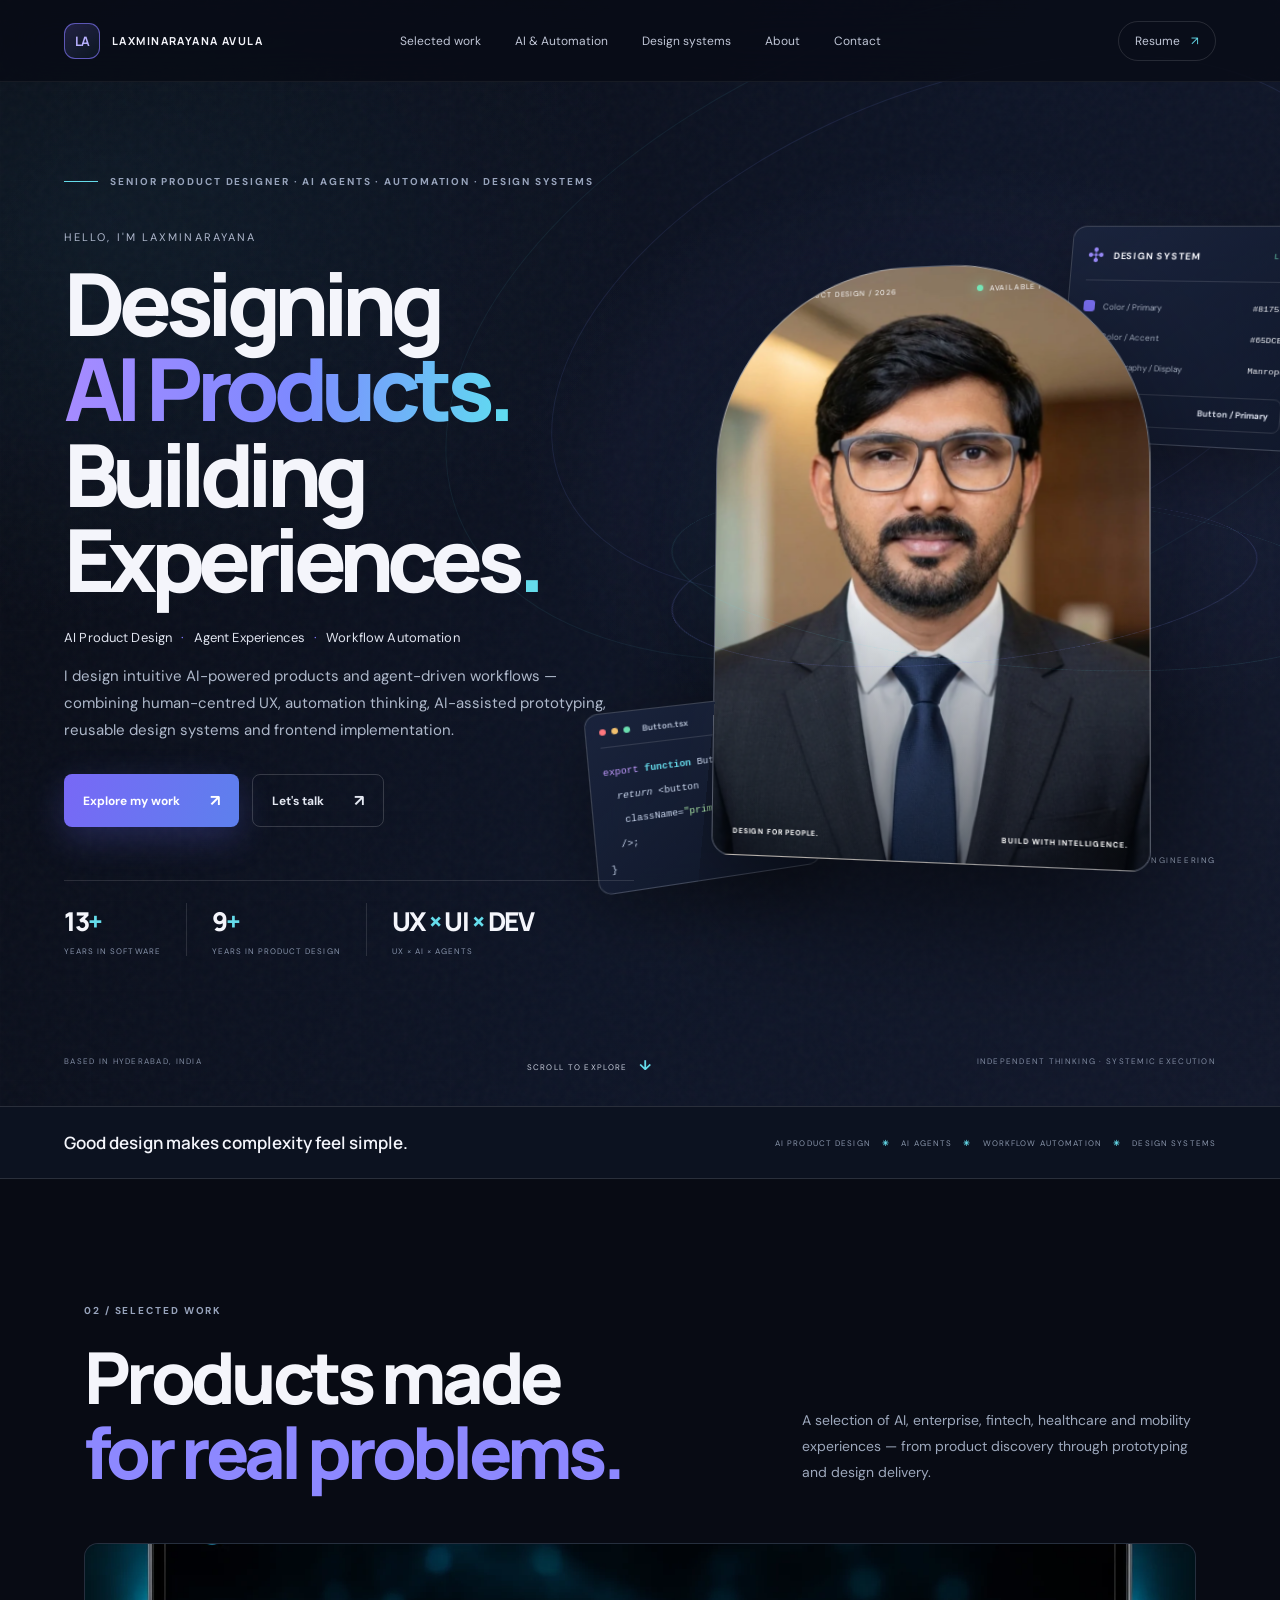
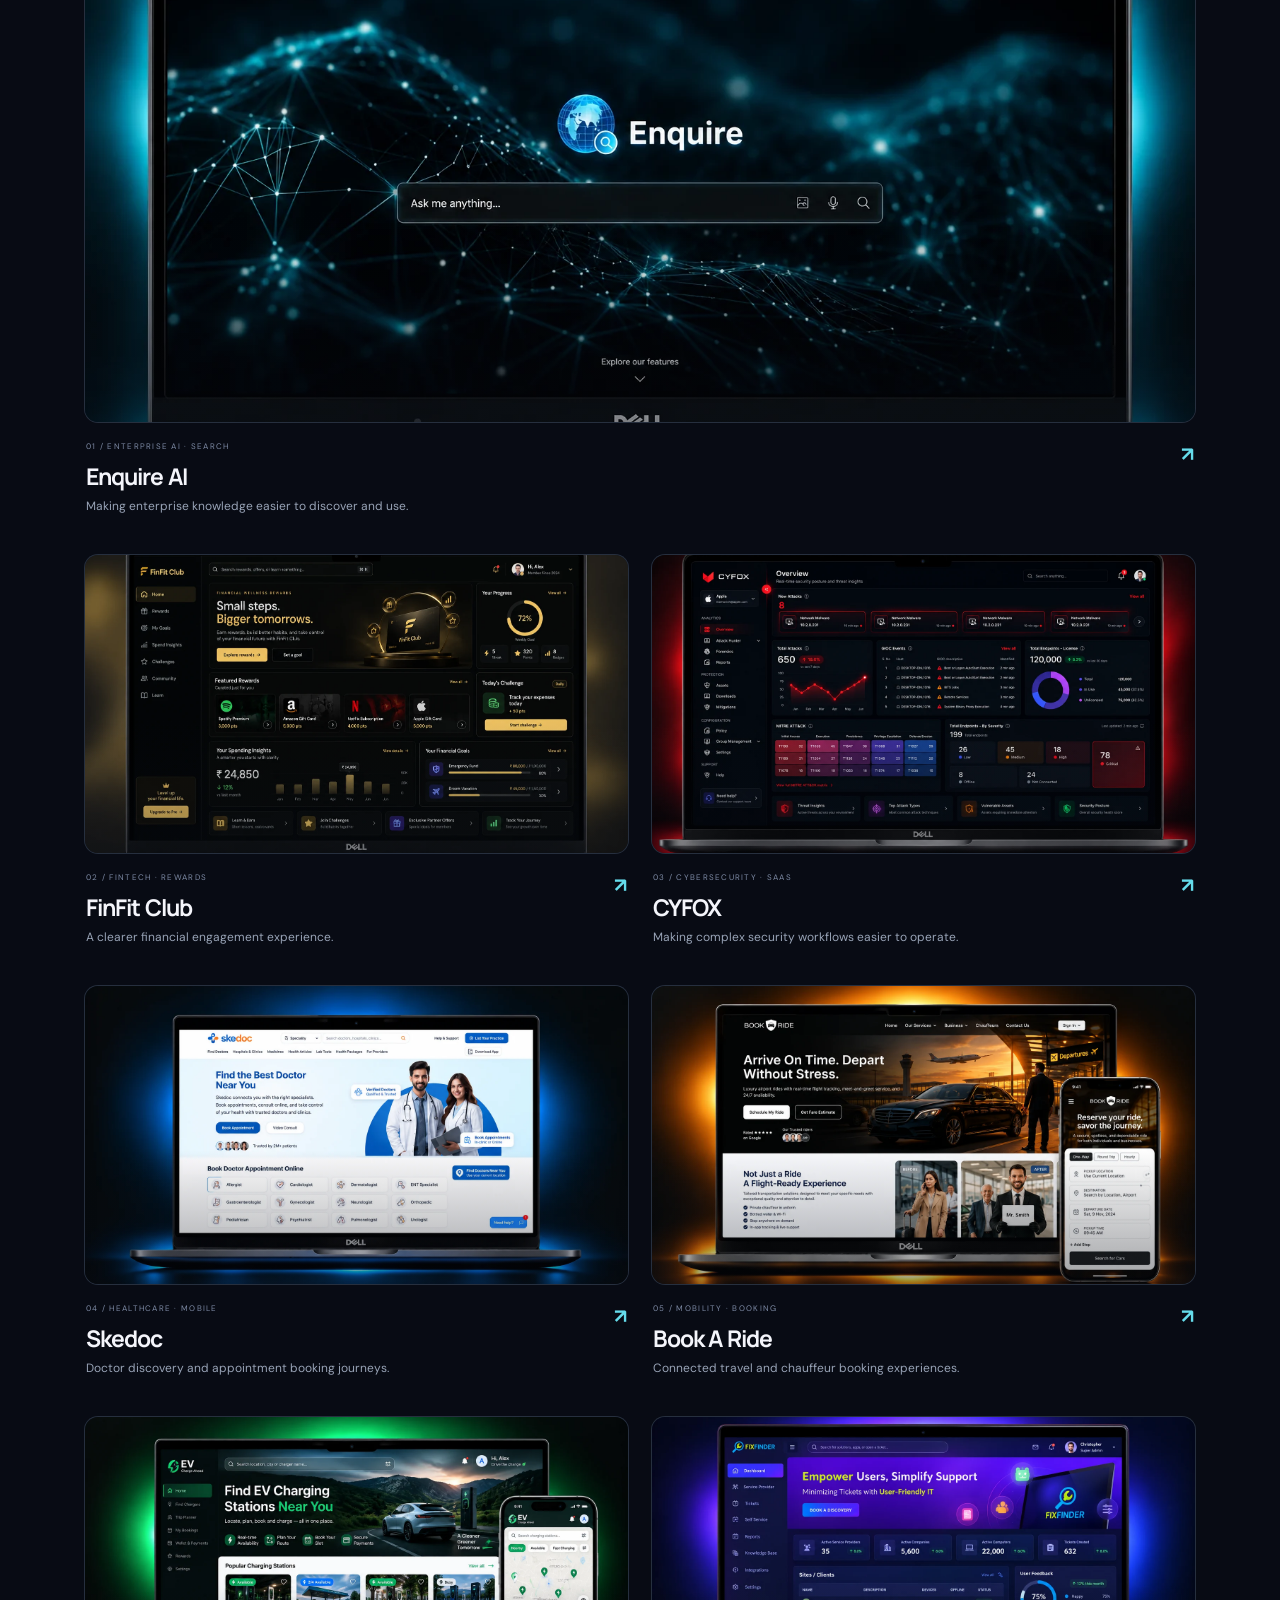
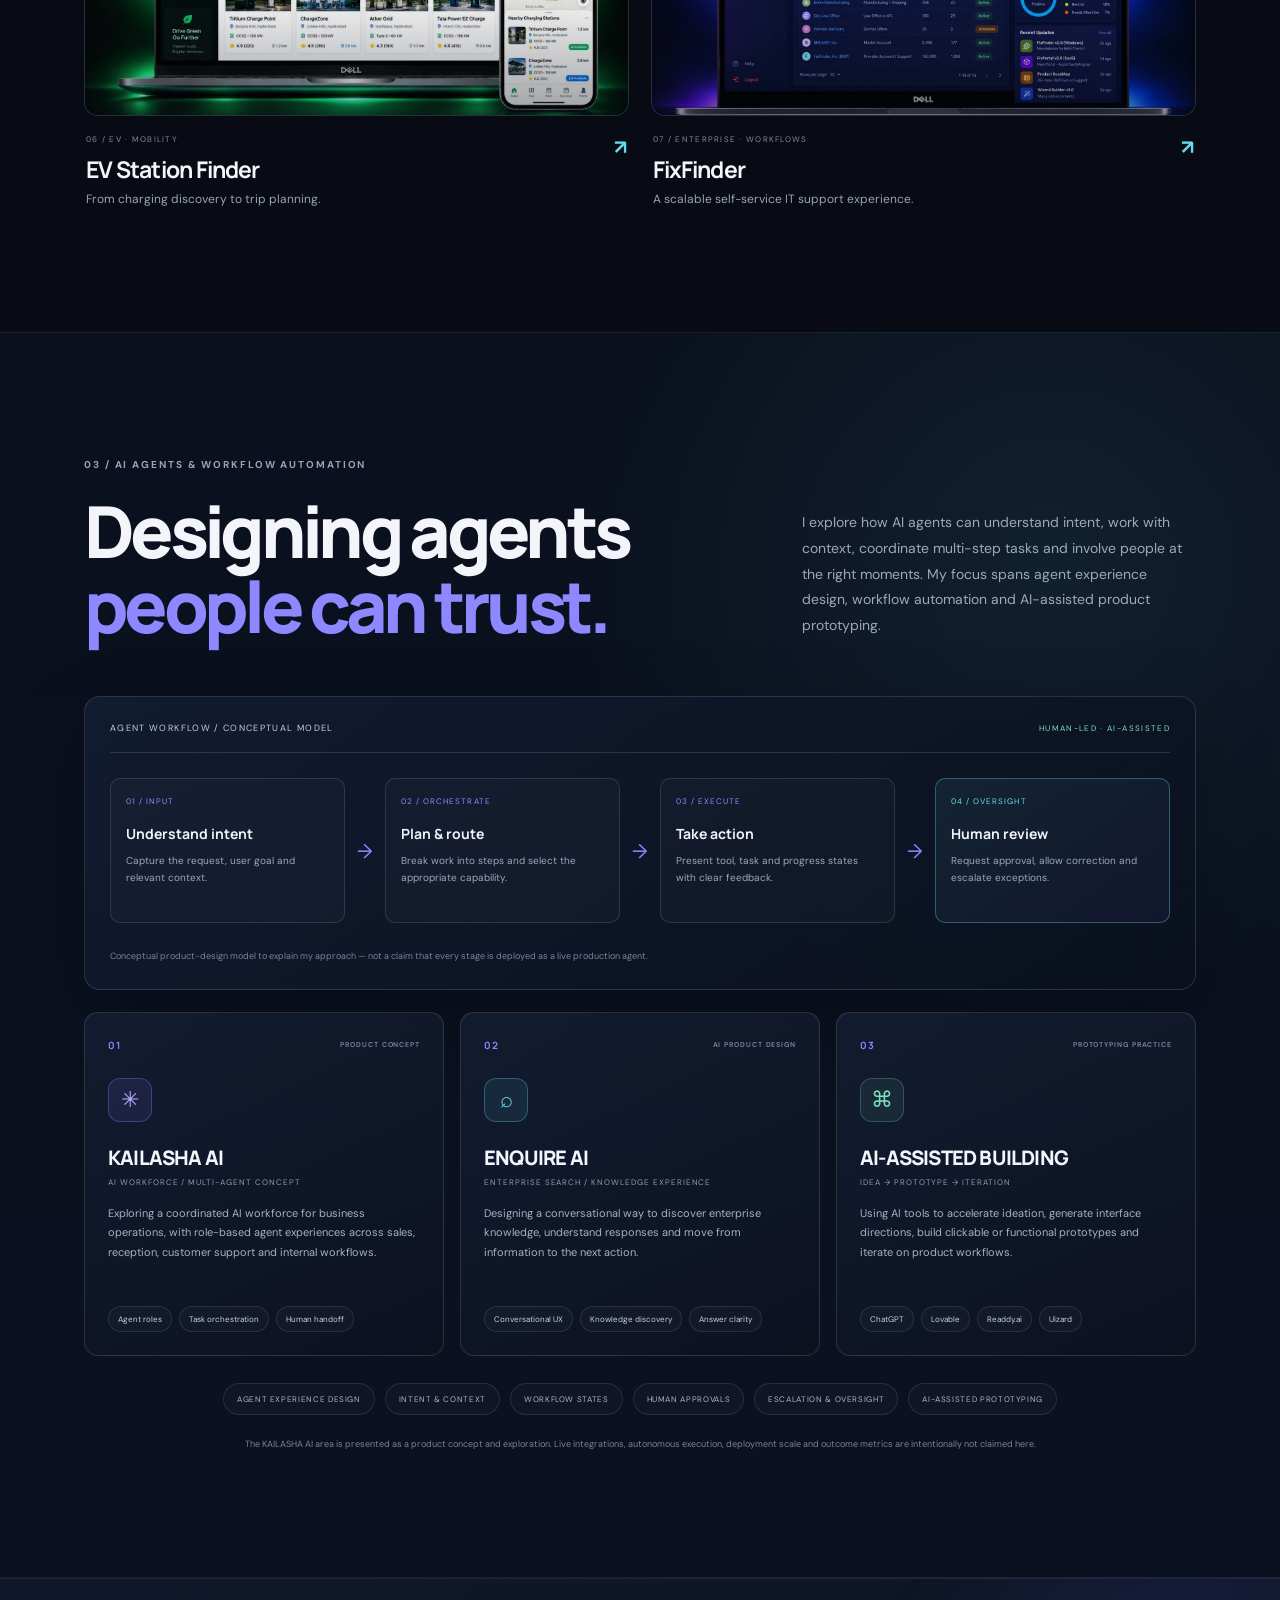
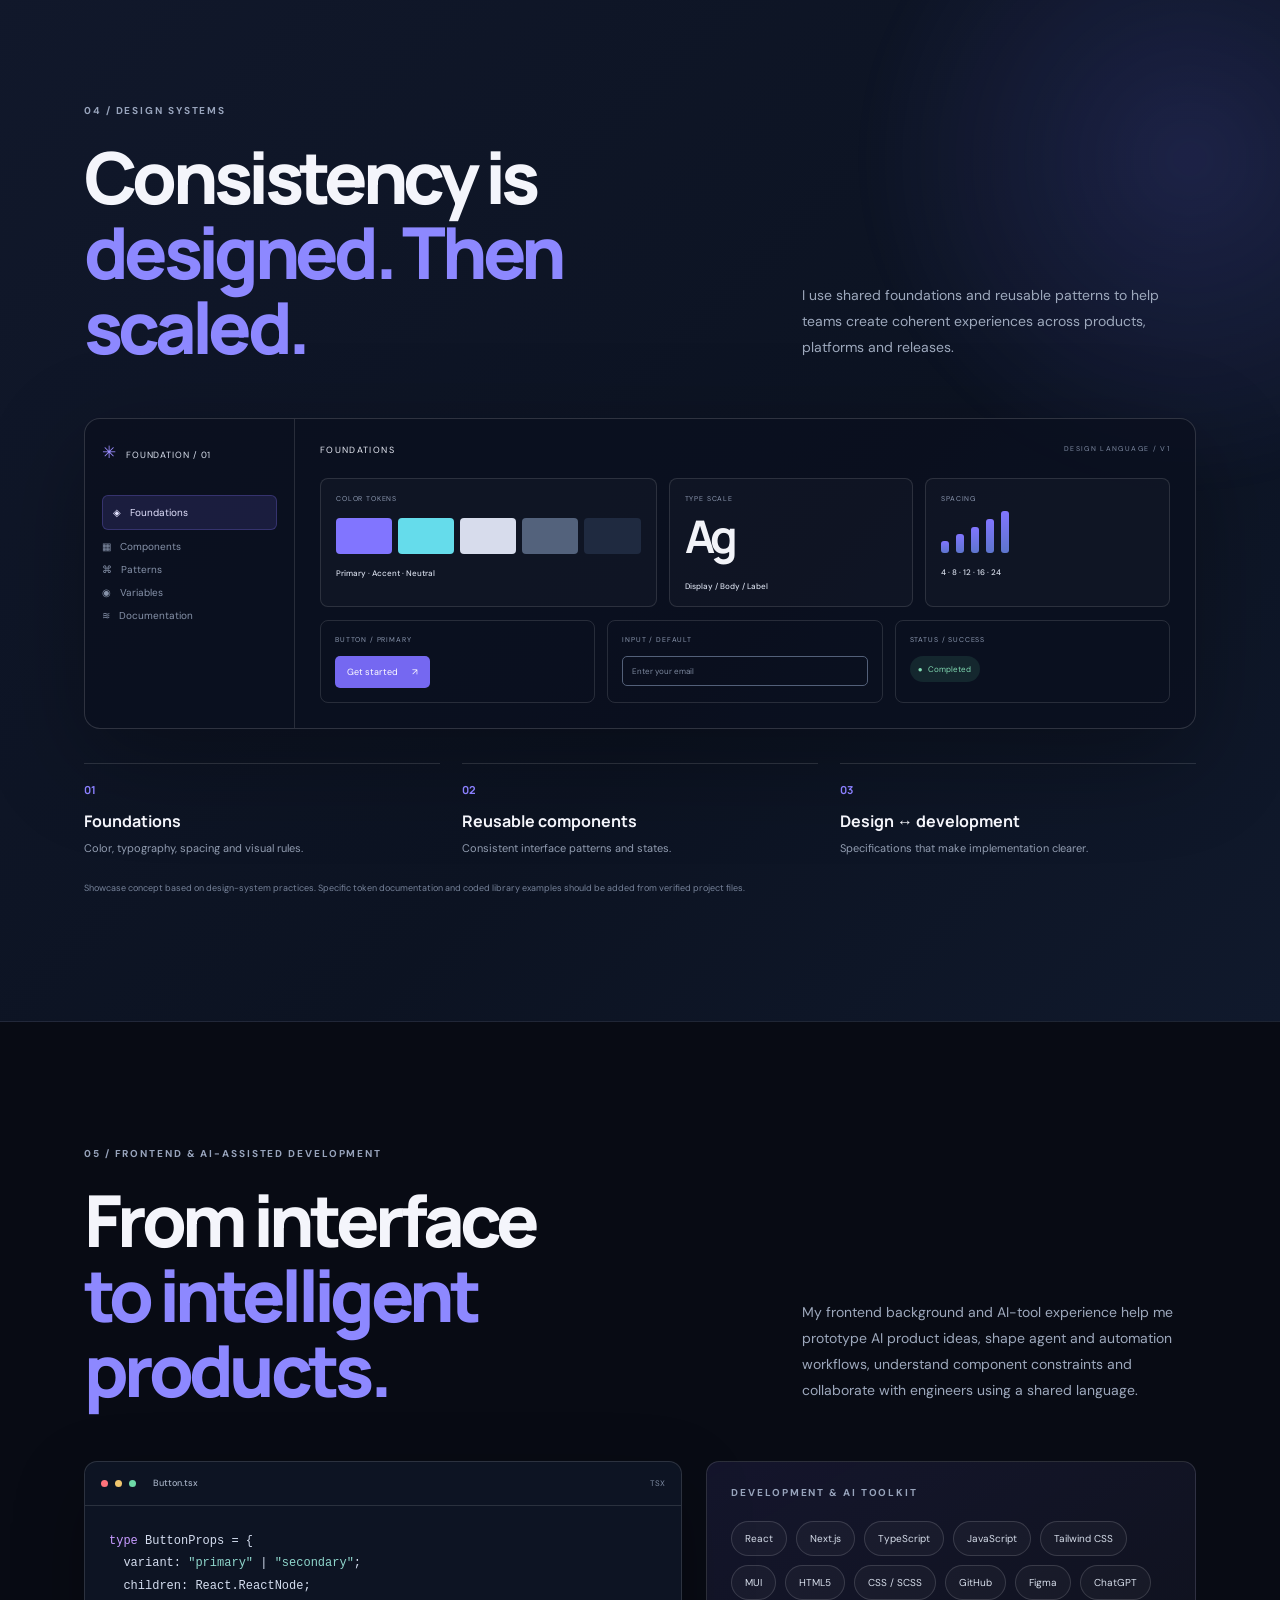
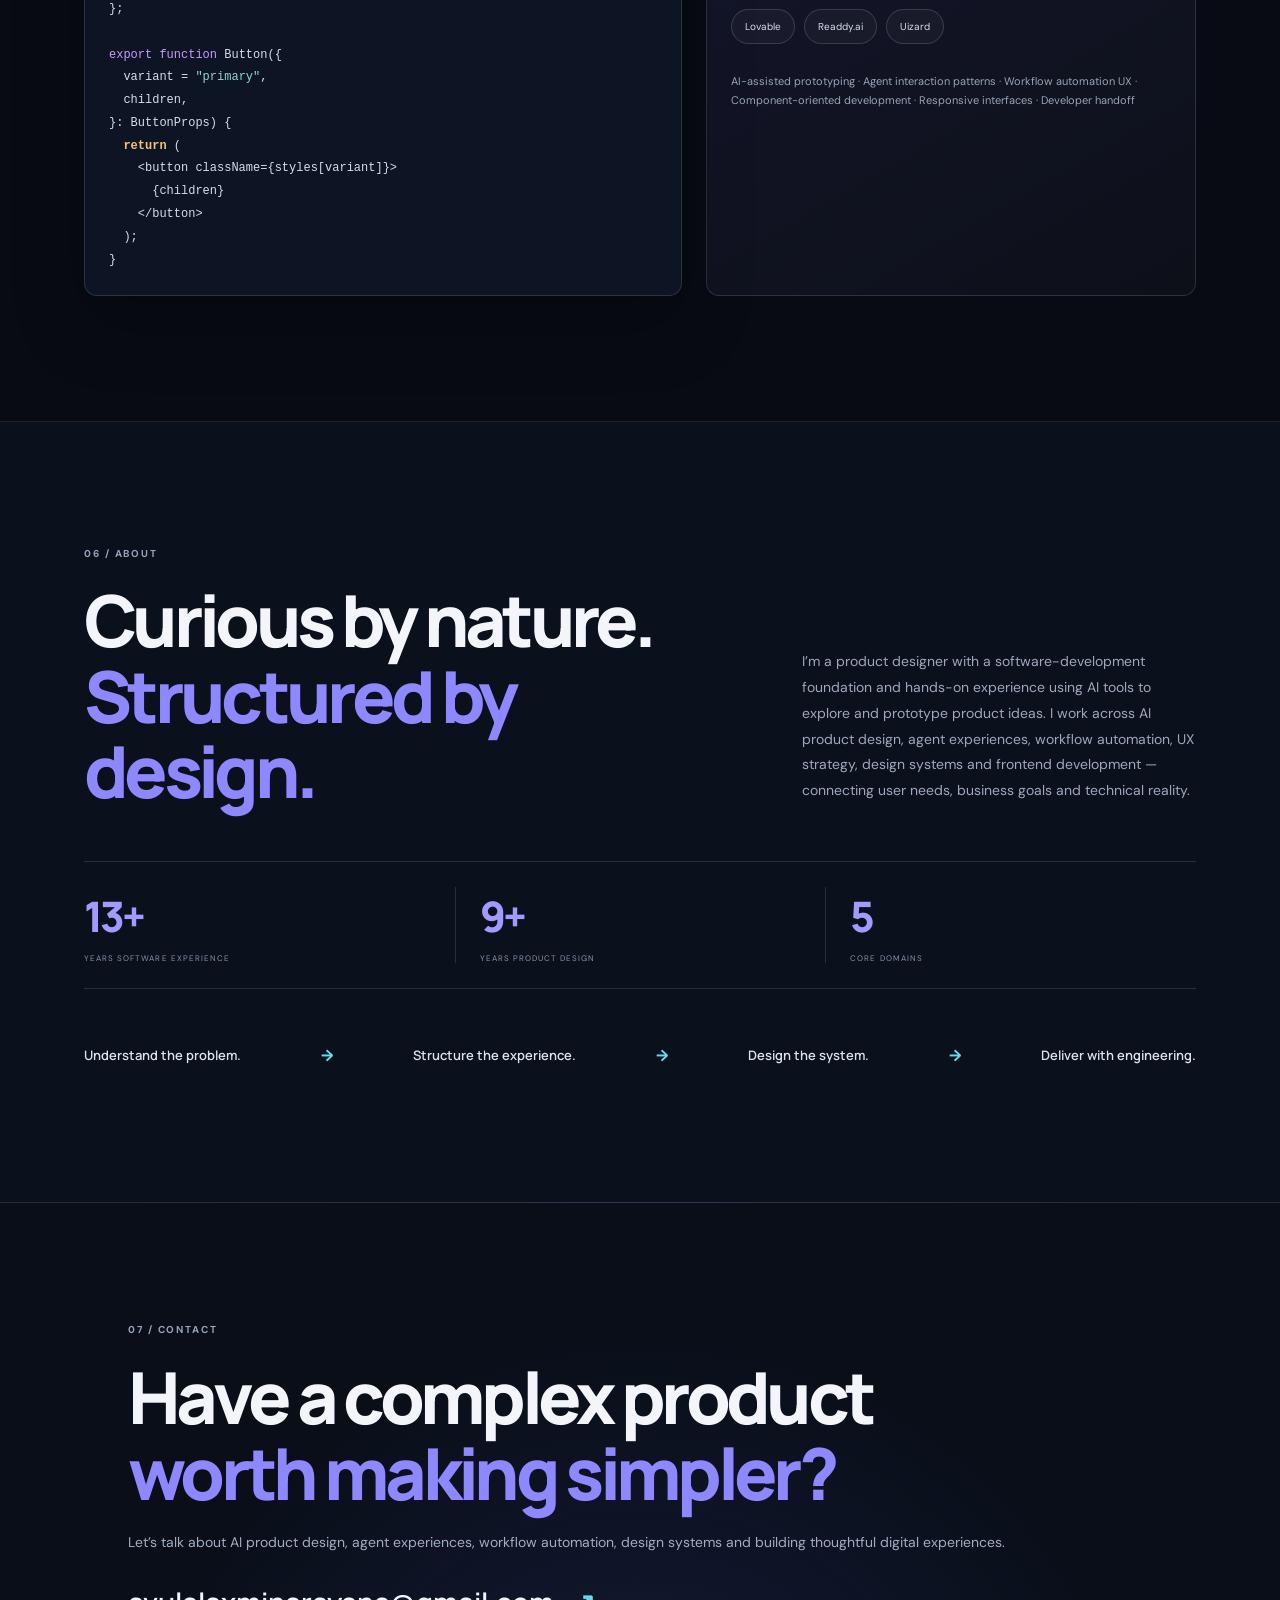
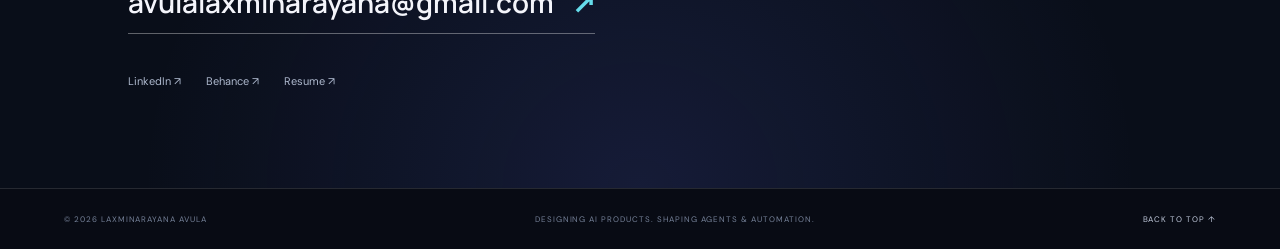
<file: index.html>
<!doctype html>
<html lang="en">
  <head>
    <meta charset="utf-8" />
    <meta name="viewport" content="width=device-width, initial-scale=1" />
    <meta name="theme-color" content="#080b14" />
    <meta
      name="description"
      content="Laxminarayana Avula — Senior Product Designer focused on AI product design, agent experiences, workflow automation, design systems and frontend development."
    />
    <meta property="og:type" content="website" />
    <meta
      property="og:title"
      content="Laxminarayana Avula — Designing AI Products. Building Intelligent Experiences."
    />
    <meta
      property="og:description"
      content="Senior Product Designer | AI Product Design | AI Agents | Workflow Automation | Design Systems"
    />
    <title>
      Laxminarayana Avula — Designing AI Products. Building Intelligent
      Experiences.
    </title>
    <link rel="preconnect" href="https://fonts.googleapis.com" />
    <link rel="preconnect" href="https://fonts.gstatic.com" crossorigin />
    <link
      href="https://fonts.googleapis.com/css2?family=DM+Sans:wght@400;500;600;700&family=Manrope:wght@400;500;600;700;800&display=swap"
      rel="stylesheet"
    />
    <link rel="stylesheet" href="styles.css" />
  </head>
  <body>
    <div class="cursor-glow" aria-hidden="true"></div>
    <header class="site-header" data-header>
      <a class="brand" href="#top" aria-label="Laxminarayana Avula home"
        ><span class="brand-mark">LA</span><span>LAXMINARAYANA AVULA</span></a
      >
      <nav class="main-nav" aria-label="Primary navigation">
        <a href="#work">Selected work</a
        ><a href="#ai-automation">AI &amp; Automation</a>
        <a href="#systems">Design systems</a><a href="#about">About</a
        ><a href="#contact">Contact</a>
      </nav>
      <a
        class="header-cta"
        href="assets/resume/Laxminarayana_Avula_Design_Systems_Lead_Resume.pdf"
        target="_blank"
        rel="noopener"
        >Resume <span>↗</span></a
      >
      <button
        class="menu-toggle"
        aria-label="Toggle navigation"
        aria-expanded="false"
      >
        <span></span><span></span>
      </button>
    </header>

    <main id="top">
      <section class="hero" aria-labelledby="hero-title">
        <div class="hero-grain" aria-hidden="true"></div>
        <div class="hero-orbit orbit-one" aria-hidden="true"></div>
        <div class="hero-orbit orbit-two" aria-hidden="true"></div>
        <div class="hero-grid" aria-hidden="true"></div>
        <div class="hero-content">
          <div class="hero-copy">
            <div class="eyebrow">
              <span class="eyebrow-line"></span> SENIOR PRODUCT DESIGNER · AI
              AGENTS · AUTOMATION · DESIGN SYSTEMS
            </div>
            <p class="hero-overline">HELLO, I'M LAXMINARAYANA</p>
            <h1 id="hero-title">
              Designing<br /><span class="gradient-text">AI Products.</span
              ><br />Building<br />Experiences<span class="accent-dot">.</span>
            </h1>
            <p class="hero-role">
              AI Product Design <i>·</i> Agent Experiences <i>·</i> Workflow
              Automation
            </p>
            <p class="hero-description">
              I design intuitive AI-powered products and agent-driven workflows
              — combining human-centred UX, automation thinking, AI-assisted
              prototyping, reusable design systems and frontend implementation.
            </p>
            <div class="hero-actions">
              <a class="button button-primary" href="#work"
                >Explore my work <span>↗</span></a
              >
              <a
                class="button button-quiet"
                href="mailto:avulalaxminarayana@gmail.com"
                >Let's talk <span>↗</span></a
              >
            </div>
            <div class="hero-proof">
              <div>
                <strong>13<span>+</span></strong
                ><small>YEARS IN SOFTWARE</small>
              </div>
              <div>
                <strong>9<span>+</span></strong
                ><small>YEARS IN PRODUCT DESIGN</small>
              </div>
              <div>
                <strong>UX <span>×</span> UI <span>×</span> DEV</strong
                ><small>UX × AI × AGENTS</small>
              </div>
            </div>
          </div>

          <div class="hero-stage" data-parallax>
            <div class="stage-aura" aria-hidden="true"></div>
            <div class="stage-ring ring-a" aria-hidden="true"></div>
            <div class="stage-ring ring-b" aria-hidden="true"></div>
            <div class="portrait-frame">
              <div class="portrait-topline">
                <span>AI AGENTS & PRODUCT DESIGN / 2026</span
                ><span class="live-dot">AVAILABLE FOR OPPORTUNITIES</span>
              </div>
              <img
                src="assets/laxminarayana-avatar.webp"
                alt="Portrait of Laxminarayana Avula"
                fetchpriority="high"
              />
              <div class="portrait-caption">
                <span>DESIGN FOR PEOPLE.</span
                ><span>BUILD WITH INTELLIGENCE.</span>
              </div>
            </div>
            <div class="float-card system-card" aria-hidden="true">
              <div class="float-card-head">
                <span class="figma-mark">✣</span><b>DESIGN SYSTEM</b
                ><span class="card-status">LIVE</span>
              </div>
              <div class="token-row">
                <i class="swatch swatch-violet"></i><span>Color / Primary</span
                ><b>#8175FF</b>
              </div>
              <div class="token-row">
                <i class="swatch swatch-cyan"></i><span>Color / Accent</span
                ><b>#65DCEB</b>
              </div>
              <div class="token-row">
                <i class="type-icon">Aa</i><span>Typography / Display</span
                ><b>Manrope</b>
              </div>
              <div class="component-preview">
                <span></span><span></span><span></span><b>Button / Primary</b>
              </div>
            </div>
            <div class="float-card code-card" aria-hidden="true">
              <div class="code-head">
                <span></span><span></span><span></span><b>Button.tsx</b>
              </div>
              <code
                ><em>export</em> <strong>function</strong> Button() {<br />&nbsp;
                <i>return</i> &lt;button<br />&nbsp;&nbsp; className=<u
                  >"primary"</u
                ><br />&nbsp; /&gt;;<br />}</code
              >
            </div>
            <div class="stage-index" aria-hidden="true">
              01 <span>—</span> DESIGN / ENGINEERING
            </div>
          </div>
        </div>
        <div class="hero-bottom">
          <span>BASED IN HYDERABAD, INDIA</span
          ><a href="#work">SCROLL TO EXPLORE <b>↓</b></a
          ><span>INDEPENDENT THINKING · SYSTEMIC EXECUTION</span>
        </div>
      </section>

      <section class="intro-strip">
        <p>Good design makes complexity feel simple.</p>
        <span
          >AI PRODUCT DESIGN <b>✳</b> AI AGENTS <b>✳</b> WORKFLOW AUTOMATION
          <b>✳</b> DESIGN SYSTEMS</span
        >
      </section>

      <section class="section work-section" id="work">
        <div class="section-heading reveal">
          <div>
            <p class="section-kicker">02 / SELECTED WORK</p>
            <h2>Products made<br /><span>for real problems.</span></h2>
          </div>
          <p class="section-lead">
            A selection of AI, enterprise, fintech, healthcare and mobility
            experiences — from product discovery through prototyping and design
            delivery.
          </p>
        </div>
        <div class="project-grid">
          <a
            class="project-card project-featured reveal"
            href="work/enquire.html"
          >
            <div class="project-image">
              <img
                src="assets/work/enquire-featured.webp"
                alt="Enquire enterprise AI search product interface"
                loading="lazy"
              /><span class="project-open">VIEW CASE STUDY ↗</span>
            </div>
            <div class="project-info">
              <div>
                <p>01 / ENTERPRISE AI · SEARCH</p>
                <h3>Enquire AI</h3>
                <span
                  >Making enterprise knowledge easier to discover and use.</span
                >
              </div>
              <b>↗</b>
            </div>
          </a>
          <a class="project-card reveal" href="work/finfit.html">
            <div class="project-image">
              <img
                src="assets/work/finfitclub-featured.webp"
                alt="FinFit Club fintech product interface"
                loading="lazy"
              /><span class="project-open">VIEW PROJECT ↗</span>
            </div>
            <div class="project-info">
              <div>
                <p>02 / FINTECH · REWARDS</p>
                <h3>FinFit Club</h3>
                <span>A clearer financial engagement experience.</span>
              </div>
              <b>↗</b>
            </div>
          </a>
          <a class="project-card reveal" href="work/cyfox.html">
            <div class="project-image">
              <img
                src="assets/work/cyfox-featured-portfolio.webp"
                alt="CYFOX cybersecurity SaaS dashboard"
                loading="lazy"
              /><span class="project-open">VIEW PROJECT ↗</span>
            </div>
            <div class="project-info">
              <div>
                <p>03 / CYBERSECURITY · SAAS</p>
                <h3>CYFOX</h3>
                <span
                  >Making complex security workflows easier to operate.</span
                >
              </div>
              <b>↗</b>
            </div>
          </a>
          <a class="project-card reveal" href="work/skedoc.html">
            <div class="project-image">
              <img
                src="assets/work/skedoc-featured-portfolio.webp"
                alt="Skedoc healthcare booking product interface"
                loading="lazy"
              /><span class="project-open">VIEW PROJECT ↗</span>
            </div>
            <div class="project-info">
              <div>
                <p>04 / HEALTHCARE · MOBILE</p>
                <h3>Skedoc</h3>
                <span>Doctor discovery and appointment booking journeys.</span>
              </div>
              <b>↗</b>
            </div>
          </a>
          <a class="project-card reveal" href="work/book-a-ride.html">
            <div class="project-image">
              <img
                src="assets/work/book-a-ride-featured-portfolio.webp"
                alt="Book A Ride mobility booking experience"
                loading="lazy"
              /><span class="project-open">VIEW PROJECT ↗</span>
            </div>
            <div class="project-info">
              <div>
                <p>05 / MOBILITY · BOOKING</p>
                <h3>Book A Ride</h3>
                <span>Connected travel and chauffeur booking experiences.</span>
              </div>
              <b>↗</b>
            </div>
          </a>
          <a
            class="project-card reveal"
            href="work/ev-charging-station-finder.html"
          >
            <div class="project-image">
              <img
                src="assets/work/ev-charging-featured-portfolio.webp"
                alt="EV charging station finder interface"
                loading="lazy"
              /><span class="project-open">VIEW PROJECT ↗</span>
            </div>
            <div class="project-info">
              <div>
                <p>06 / EV · MOBILITY</p>
                <h3>EV Station Finder</h3>
                <span>From charging discovery to trip planning.</span>
              </div>
              <b>↗</b>
            </div>
          </a>
          <a class="project-card reveal" href="work/fixfinder.html">
            <div class="project-image">
              <img
                src="assets/work/fixfinder-featured-portfolio.webp"
                alt="FixFinder IT service management platform"
                loading="lazy"
              /><span class="project-open">VIEW PROJECT ↗</span>
            </div>
            <div class="project-info">
              <div>
                <p>07 / ENTERPRISE · WORKFLOWS</p>
                <h3>FixFinder</h3>
                <span>A scalable self-service IT support experience.</span>
              </div>
              <b>↗</b>
            </div>
          </a>
        </div>
      </section>

      <section class="ai-agents-section" id="ai-automation">
        <div class="section ai-agents-inner">
          <div class="section-heading reveal">
            <div>
              <p class="section-kicker">
                03 / AI AGENTS &amp; WORKFLOW AUTOMATION
              </p>
              <h2>Designing agents<br /><span>people can trust.</span></h2>
            </div>
            <p class="section-lead">
              I explore how AI agents can understand intent, work with context,
              coordinate multi-step tasks and involve people at the right
              moments. My focus spans agent experience design, workflow
              automation and AI-assisted product prototyping.
            </p>
          </div>

          <div class="agent-architecture reveal">
            <div class="agent-architecture-head">
              <span>AGENT WORKFLOW / CONCEPTUAL MODEL</span>
              <span class="agent-status">HUMAN-LED · AI-ASSISTED</span>
            </div>
            <div class="agent-flow">
              <article class="agent-node">
                <small>01 / INPUT</small>
                <b>Understand intent</b>
                <p>Capture the request, user goal and relevant context.</p>
              </article>
              <span class="agent-connector" aria-hidden="true">→</span>
              <article class="agent-node">
                <small>02 / ORCHESTRATE</small>
                <b>Plan &amp; route</b>
                <p>
                  Break work into steps and select the appropriate capability.
                </p>
              </article>
              <span class="agent-connector" aria-hidden="true">→</span>
              <article class="agent-node">
                <small>03 / EXECUTE</small>
                <b>Take action</b>
                <p>
                  Present tool, task and progress states with clear feedback.
                </p>
              </article>
              <span class="agent-connector" aria-hidden="true">→</span>
              <article class="agent-node agent-node-human">
                <small>04 / OVERSIGHT</small>
                <b>Human review</b>
                <p>
                  Request approval, allow correction and escalate exceptions.
                </p>
              </article>
            </div>
            <p class="agent-model-note">
              Conceptual product-design model to explain my approach — not a
              claim that every stage is deployed as a live production agent.
            </p>
          </div>

          <div class="agent-project-grid reveal">
            <article class="agent-project-card">
              <div class="agent-card-index">
                01 <span>PRODUCT CONCEPT</span>
              </div>
              <div class="agent-card-icon" aria-hidden="true">✳</div>
              <h3>KAILASHA AI</h3>
              <p class="agent-card-type">AI WORKFORCE / MULTI-AGENT CONCEPT</p>
              <p>
                Exploring a coordinated AI workforce for business operations,
                with role-based agent experiences across sales, reception,
                customer support and internal workflows.
              </p>
              <div class="agent-tags">
                <span>Agent roles</span><span>Task orchestration</span
                ><span>Human handoff</span>
              </div>
            </article>
            <article class="agent-project-card">
              <div class="agent-card-index">
                02 <span>AI PRODUCT DESIGN</span>
              </div>
              <div class="agent-card-icon" aria-hidden="true">⌕</div>
              <h3>ENQUIRE AI</h3>
              <p class="agent-card-type">
                ENTERPRISE SEARCH / KNOWLEDGE EXPERIENCE
              </p>
              <p>
                Designing a conversational way to discover enterprise knowledge,
                understand responses and move from information to the next
                action.
              </p>
              <div class="agent-tags">
                <span>Conversational UX</span><span>Knowledge discovery</span
                ><span>Answer clarity</span>
              </div>
            </article>
            <article class="agent-project-card">
              <div class="agent-card-index">
                03 <span>PROTOTYPING PRACTICE</span>
              </div>
              <div class="agent-card-icon" aria-hidden="true">⌘</div>
              <h3>AI-ASSISTED BUILDING</h3>
              <p class="agent-card-type">IDEA → PROTOTYPE → ITERATION</p>
              <p>
                Using AI tools to accelerate ideation, generate interface
                directions, build clickable or functional prototypes and iterate
                on product workflows.
              </p>
              <div class="agent-tags">
                <span>ChatGPT</span><span>Lovable</span><span>Readdy.ai</span
                ><span>Uizard</span>
              </div>
            </article>
          </div>

          <div class="agent-capability-row reveal">
            <span>AGENT EXPERIENCE DESIGN</span>
            <span>INTENT &amp; CONTEXT</span>
            <span>WORKFLOW STATES</span>
            <span>HUMAN APPROVALS</span>
            <span>ESCALATION &amp; OVERSIGHT</span>
            <span>AI-ASSISTED PROTOTYPING</span>
          </div>
          <p class="agent-disclaimer">
            The KAILASHA AI area is presented as a product concept and
            exploration. Live integrations, autonomous execution, deployment
            scale and outcome metrics are intentionally not claimed here.
          </p>
        </div>
      </section>

      <section class="systems-section" id="systems">
        <div class="systems-orb" aria-hidden="true"></div>
        <div class="section systems-inner">
          <div class="section-heading reveal">
            <div>
              <p class="section-kicker">04 / DESIGN SYSTEMS</p>
              <h2>Consistency is<br /><span>designed. Then scaled.</span></h2>
            </div>
            <p class="section-lead">
              I use shared foundations and reusable patterns to help teams
              create coherent experiences across products, platforms and
              releases.
            </p>
          </div>
          <div class="system-showcase reveal">
            <div class="system-sidebar">
              <div class="system-brand"><span>✳</span> FOUNDATION / 01</div>
              <div class="side-active">◈ &nbsp; Foundations</div>
              <div>▦ &nbsp; Components</div>
              <div>⌘ &nbsp; Patterns</div>
              <div>◉ &nbsp; Variables</div>
              <div>≋ &nbsp; Documentation</div>
            </div>
            <div class="system-canvas">
              <div class="canvas-title">
                <span>FOUNDATIONS</span><small>DESIGN LANGUAGE / V1</small>
              </div>
              <div class="token-groups">
                <div class="token-group">
                  <small>COLOR TOKENS</small>
                  <div class="color-list">
                    <i></i><i></i><i></i><i></i><i></i>
                  </div>
                  <b>Primary · Accent · Neutral</b>
                </div>
                <div class="token-group">
                  <small>TYPE SCALE</small>
                  <div class="type-sample">Ag</div>
                  <b>Display / Body / Label</b>
                </div>
                <div class="token-group">
                  <small>SPACING</small>
                  <div class="spacing-sample">
                    <i></i><i></i><i></i><i></i><i></i>
                  </div>
                  <b>4 · 8 · 12 · 16 · 24</b>
                </div>
              </div>
              <div class="component-row">
                <div>
                  <small>BUTTON / PRIMARY</small
                  ><button>Get started <span>↗</span></button>
                </div>
                <div>
                  <small>INPUT / DEFAULT</small>
                  <div class="fake-input">Enter your email</div>
                </div>
                <div>
                  <small>STATUS / SUCCESS</small
                  ><span class="status-pill">● &nbsp; Completed</span>
                </div>
              </div>
            </div>
          </div>
          <div class="system-capabilities reveal">
            <div>
              <span>01</span><b>Foundations</b
              ><small>Color, typography, spacing and visual rules.</small>
            </div>
            <div>
              <span>02</span><b>Reusable components</b
              ><small>Consistent interface patterns and states.</small>
            </div>
            <div>
              <span>03</span><b>Design ↔ development</b
              ><small>Specifications that make implementation clearer.</small>
            </div>
          </div>
          <p class="systems-note">
            Showcase concept based on design-system practices. Specific token
            documentation and coded library examples should be added from
            verified project files.
          </p>
        </div>
      </section>

      <section class="engineering-section">
        <div class="section engineering-inner">
          <div class="section-heading reveal">
            <div>
              <p class="section-kicker">
                05 / FRONTEND & AI-ASSISTED DEVELOPMENT
              </p>
              <h2>From interface<br /><span>to intelligent products.</span></h2>
            </div>
            <p class="section-lead">
              My frontend background and AI-tool experience help me prototype AI
              product ideas, shape agent and automation workflows, understand
              component constraints and collaborate with engineers using a
              shared language.
            </p>
          </div>
          <div class="engineering-grid reveal">
            <div class="code-window">
              <div class="window-bar">
                <span></span><span></span><span></span><b>Button.tsx</b
                ><small>TSX</small>
              </div>
              <pre><code><i>type</i> ButtonProps = {
  variant: <em>"primary"</em> | <em>"secondary"</em>;
  children: React.ReactNode;
};

<i>export function</i> Button({
  variant = <em>"primary"</em>,
  children,
}: ButtonProps) {
  <b>return</b> (
    &lt;button className={styles[variant]}&gt;
      {children}
    &lt;/button&gt;
  );
}</code></pre>
            </div>
            <div class="tech-stack">
              <p class="section-kicker">DEVELOPMENT & AI TOOLKIT</p>
              <div class="tech-tags">
                <span>React</span><span>Next.js</span><span>TypeScript</span
                ><span>JavaScript</span><span>Tailwind CSS</span><span>MUI</span
                ><span>HTML5</span><span>CSS / SCSS</span><span>GitHub</span
                ><span>Figma</span><span>ChatGPT</span><span>Lovable</span
                ><span>Readdy.ai</span><span>Uizard</span>
              </div>
              <p class="tech-footnote">
                AI-assisted prototyping · Agent interaction patterns · Workflow
                automation UX · Component-oriented development · Responsive
                interfaces · Developer handoff
              </p>
            </div>
          </div>
        </div>
      </section>

      <section class="about-section" id="about">
        <div class="section about-inner">
          <div class="section-heading reveal">
            <div>
              <p class="section-kicker">06 / ABOUT</p>
              <h2>
                Curious by nature.<br /><span>Structured by design.</span>
              </h2>
            </div>
            <p class="section-lead">
              I’m a product designer with a software-development foundation and
              hands-on experience using AI tools to explore and prototype
              product ideas. I work across AI product design, agent experiences,
              workflow automation, UX strategy, design systems and frontend
              development — connecting user needs, business goals and technical
              reality.
            </p>
          </div>
          <div class="about-stats reveal">
            <div>
              <strong>13+</strong><span>YEARS SOFTWARE EXPERIENCE</span>
            </div>
            <div><strong>9+</strong><span>YEARS PRODUCT DESIGN</span></div>
            <div><strong>5</strong><span>CORE DOMAINS</span></div>
          </div>
          <div class="about-statement reveal">
            <p>Understand the problem.</p>
            <b>→</b>
            <p>Structure the experience.</p>
            <b>→</b>
            <p>Design the system.</p>
            <b>→</b>
            <p>Deliver with engineering.</p>
          </div>
        </div>
      </section>

      <section class="contact-section" id="contact">
        <div class="section contact-inner reveal">
          <p class="section-kicker">07 / CONTACT</p>
          <h2>
            Have a complex product<br /><span>worth making simpler?</span>
          </h2>
          <p class="contact-copy">
            Let’s talk about AI product design, agent experiences, workflow
            automation, design systems and building thoughtful digital
            experiences.
          </p>
          <a class="contact-email" href="mailto:avulalaxminarayana@gmail.com"
            >avulalaxminarayana@gmail.com <span>↗</span></a
          >
          <div class="contact-links">
            <a
              href="https://www.linkedin.com/in/laxminarayanaavula/"
              target="_blank"
              rel="noopener"
              >LinkedIn ↗</a
            ><a
              href="https://www.behance.net/laxminarayanaavula"
              target="_blank"
              rel="noopener"
              >Behance ↗</a
            ><a
              href="assets/resume/Laxminarayana_Avula_Design_Systems_Lead_Resume.pdf"
              target="_blank"
              rel="noopener"
              >Resume ↗</a
            >
          </div>
        </div>
      </section>
    </main>
    <footer class="site-footer">
      <span>© 2026 LAXMINARAYANA AVULA</span
      ><span>DESIGNING AI PRODUCTS. SHAPING AGENTS &amp; AUTOMATION.</span
      ><a href="#top">BACK TO TOP ↑</a>
    </footer>
    <script src="script.js"></script>
  </body>
</html>
</file>
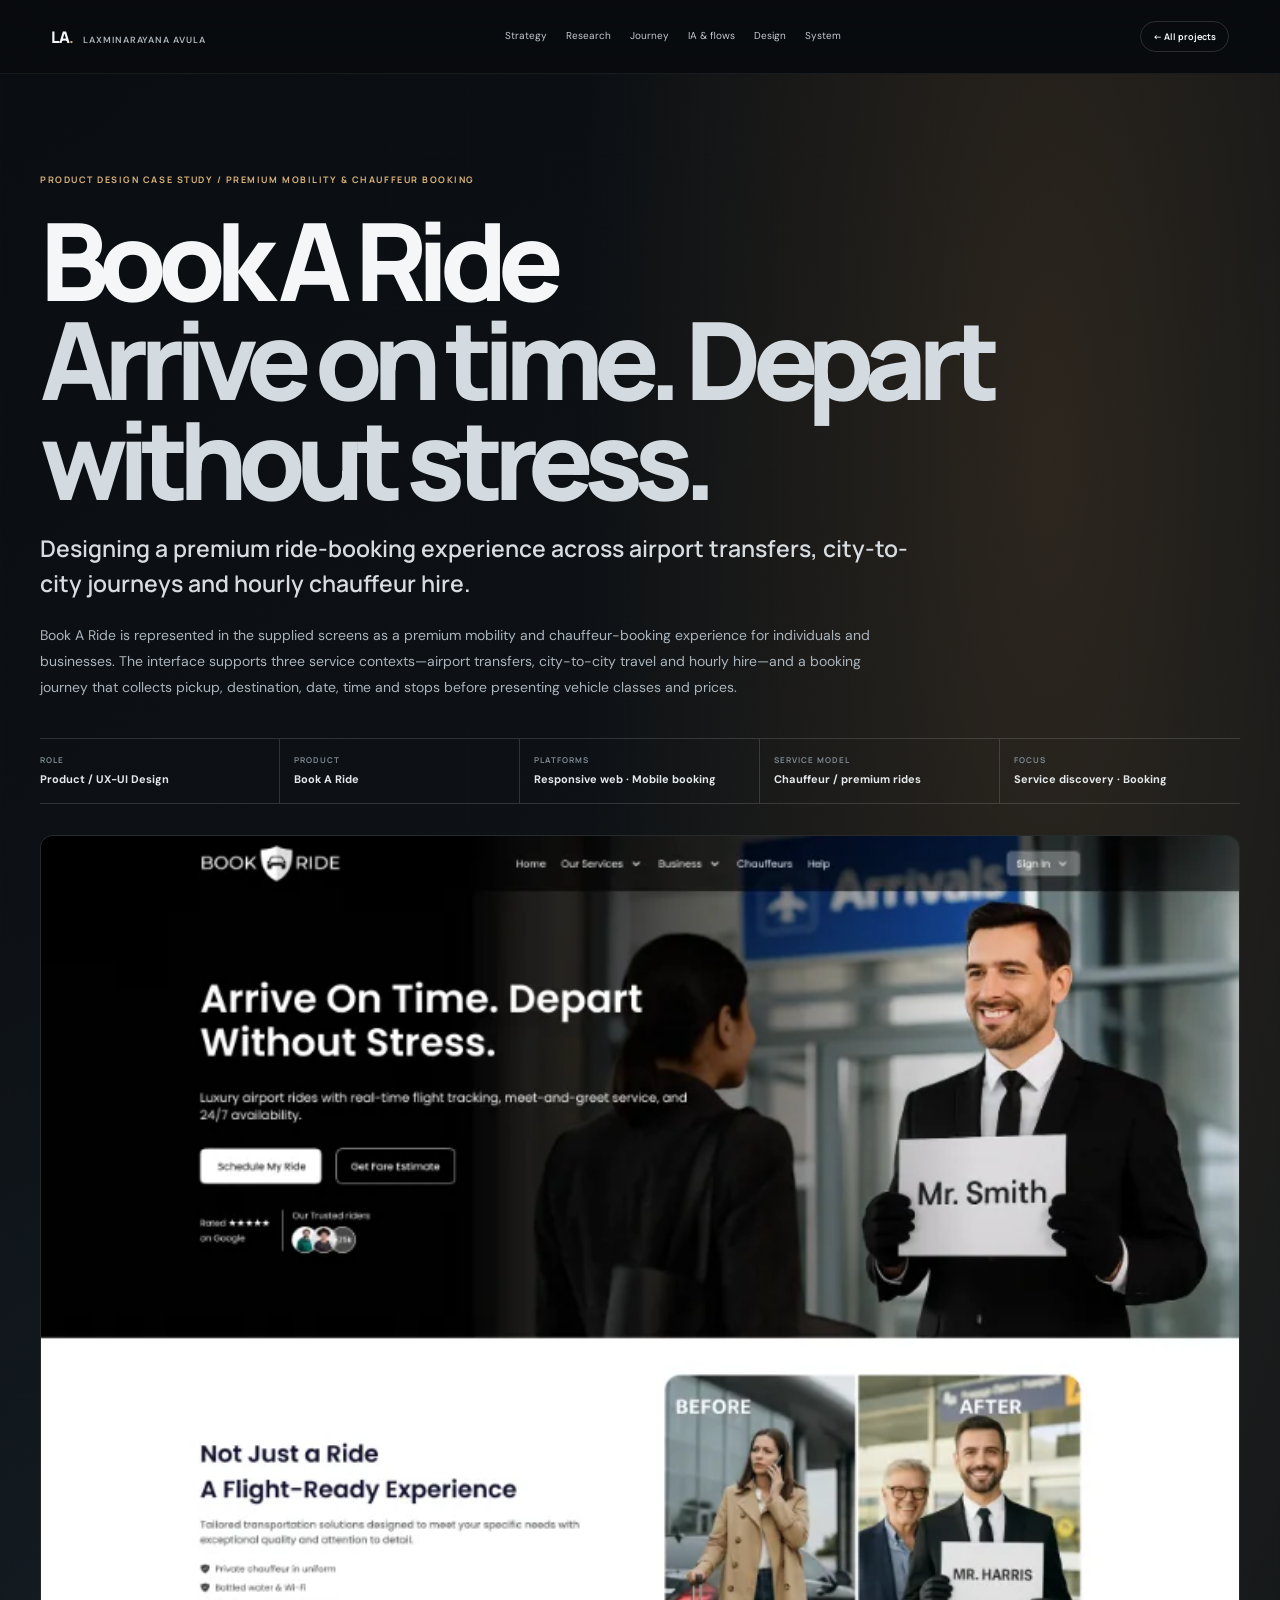
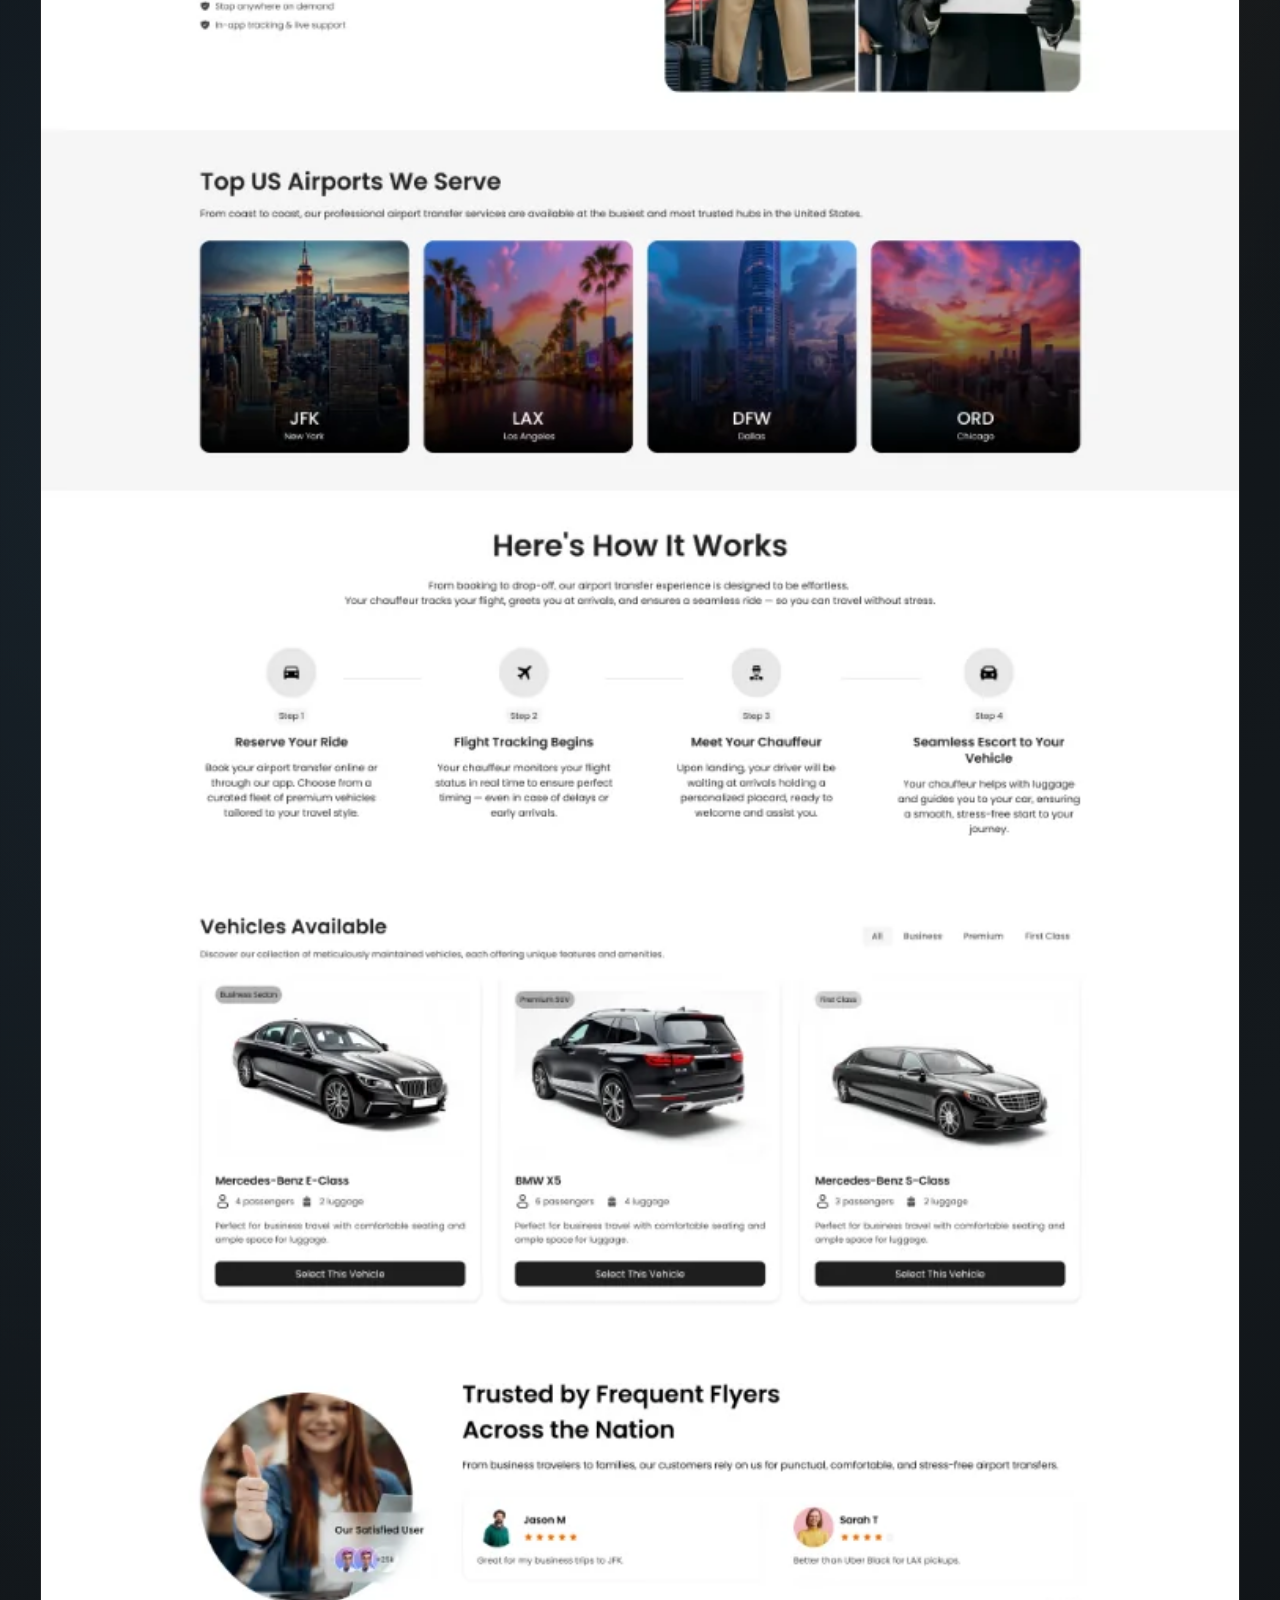
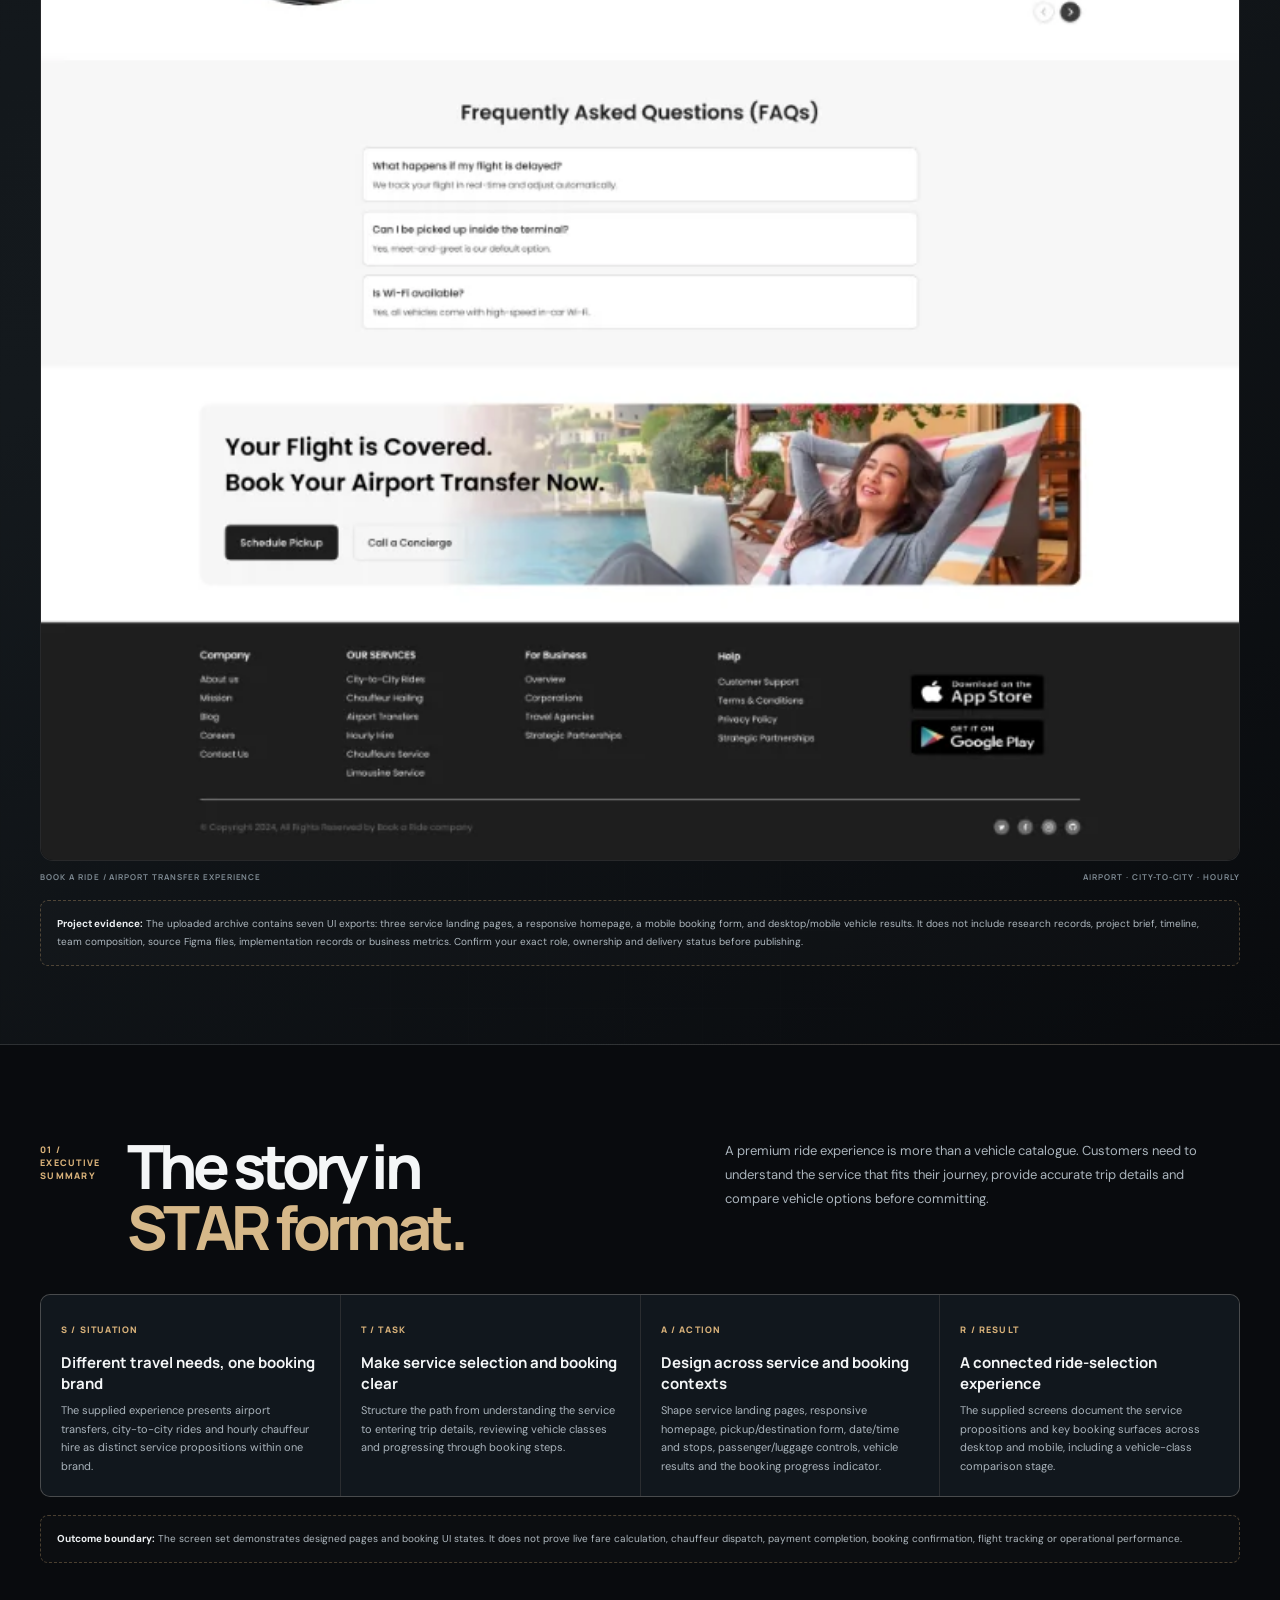
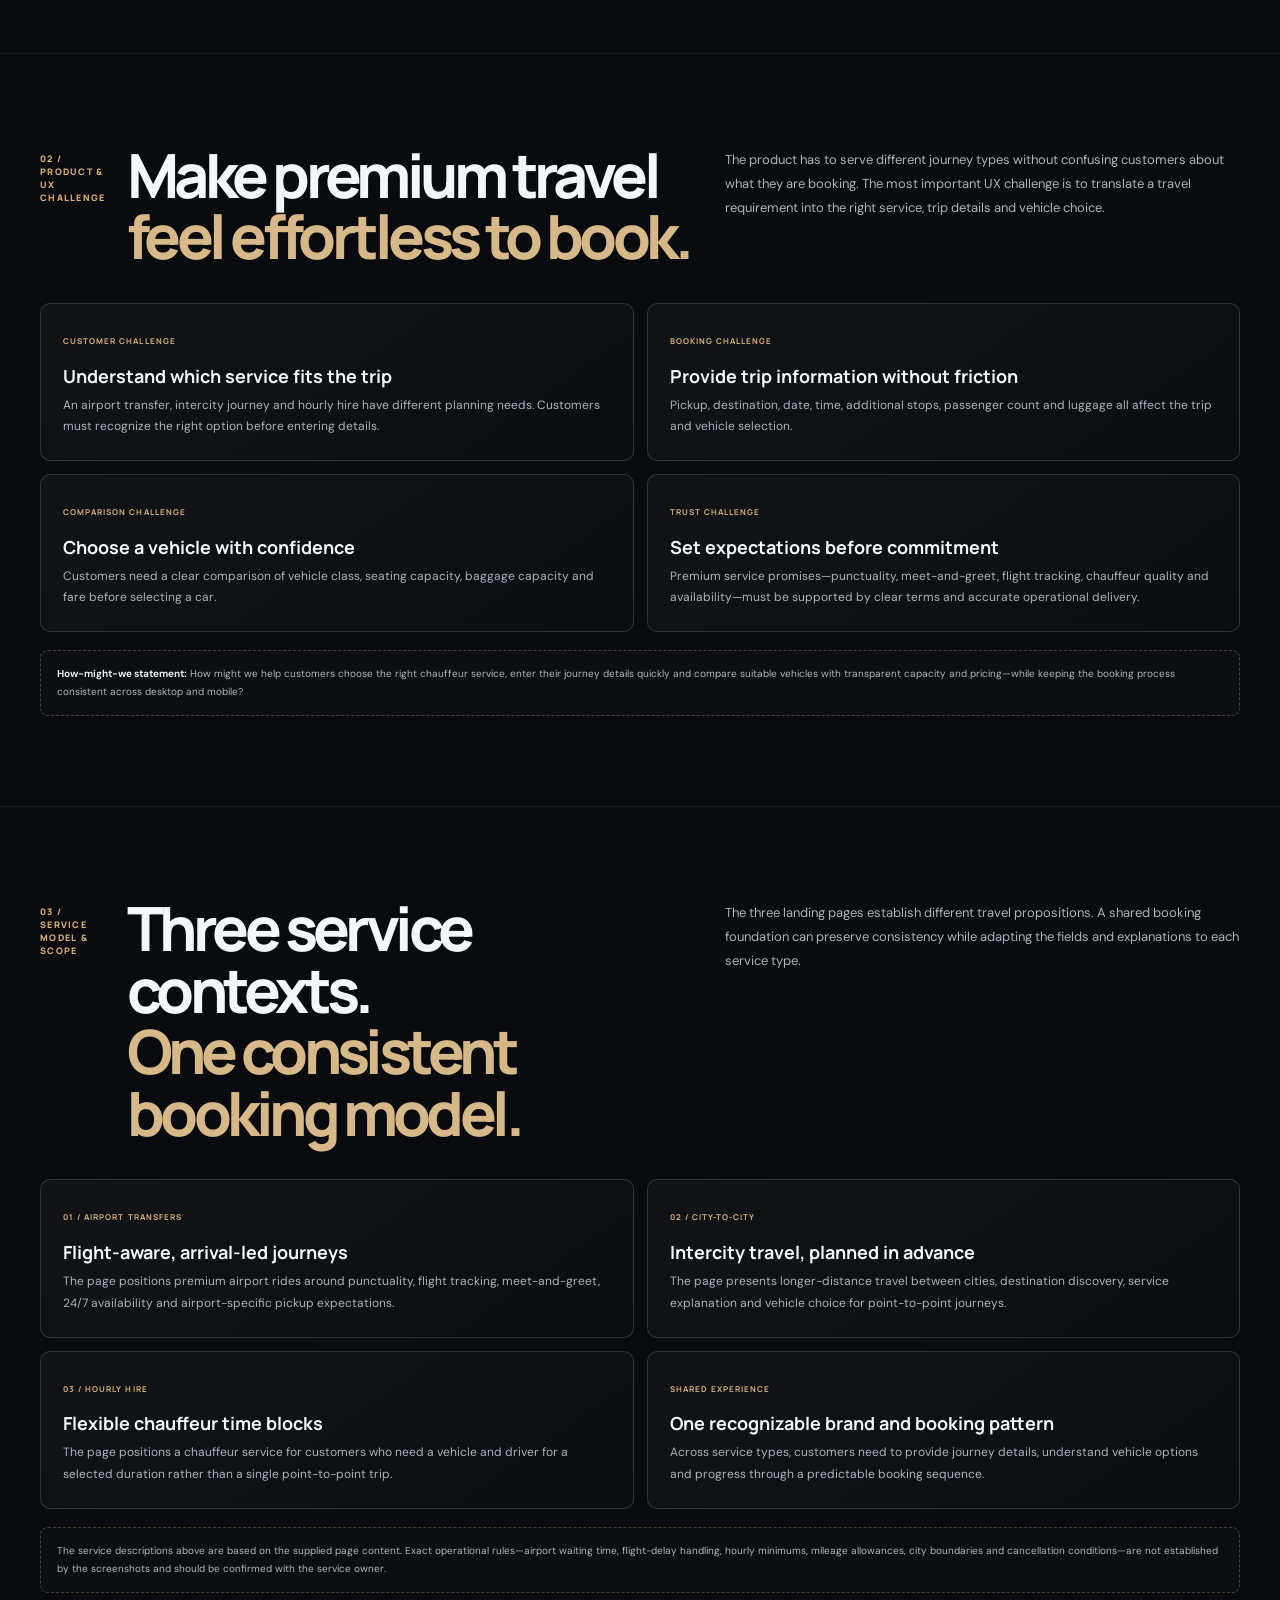
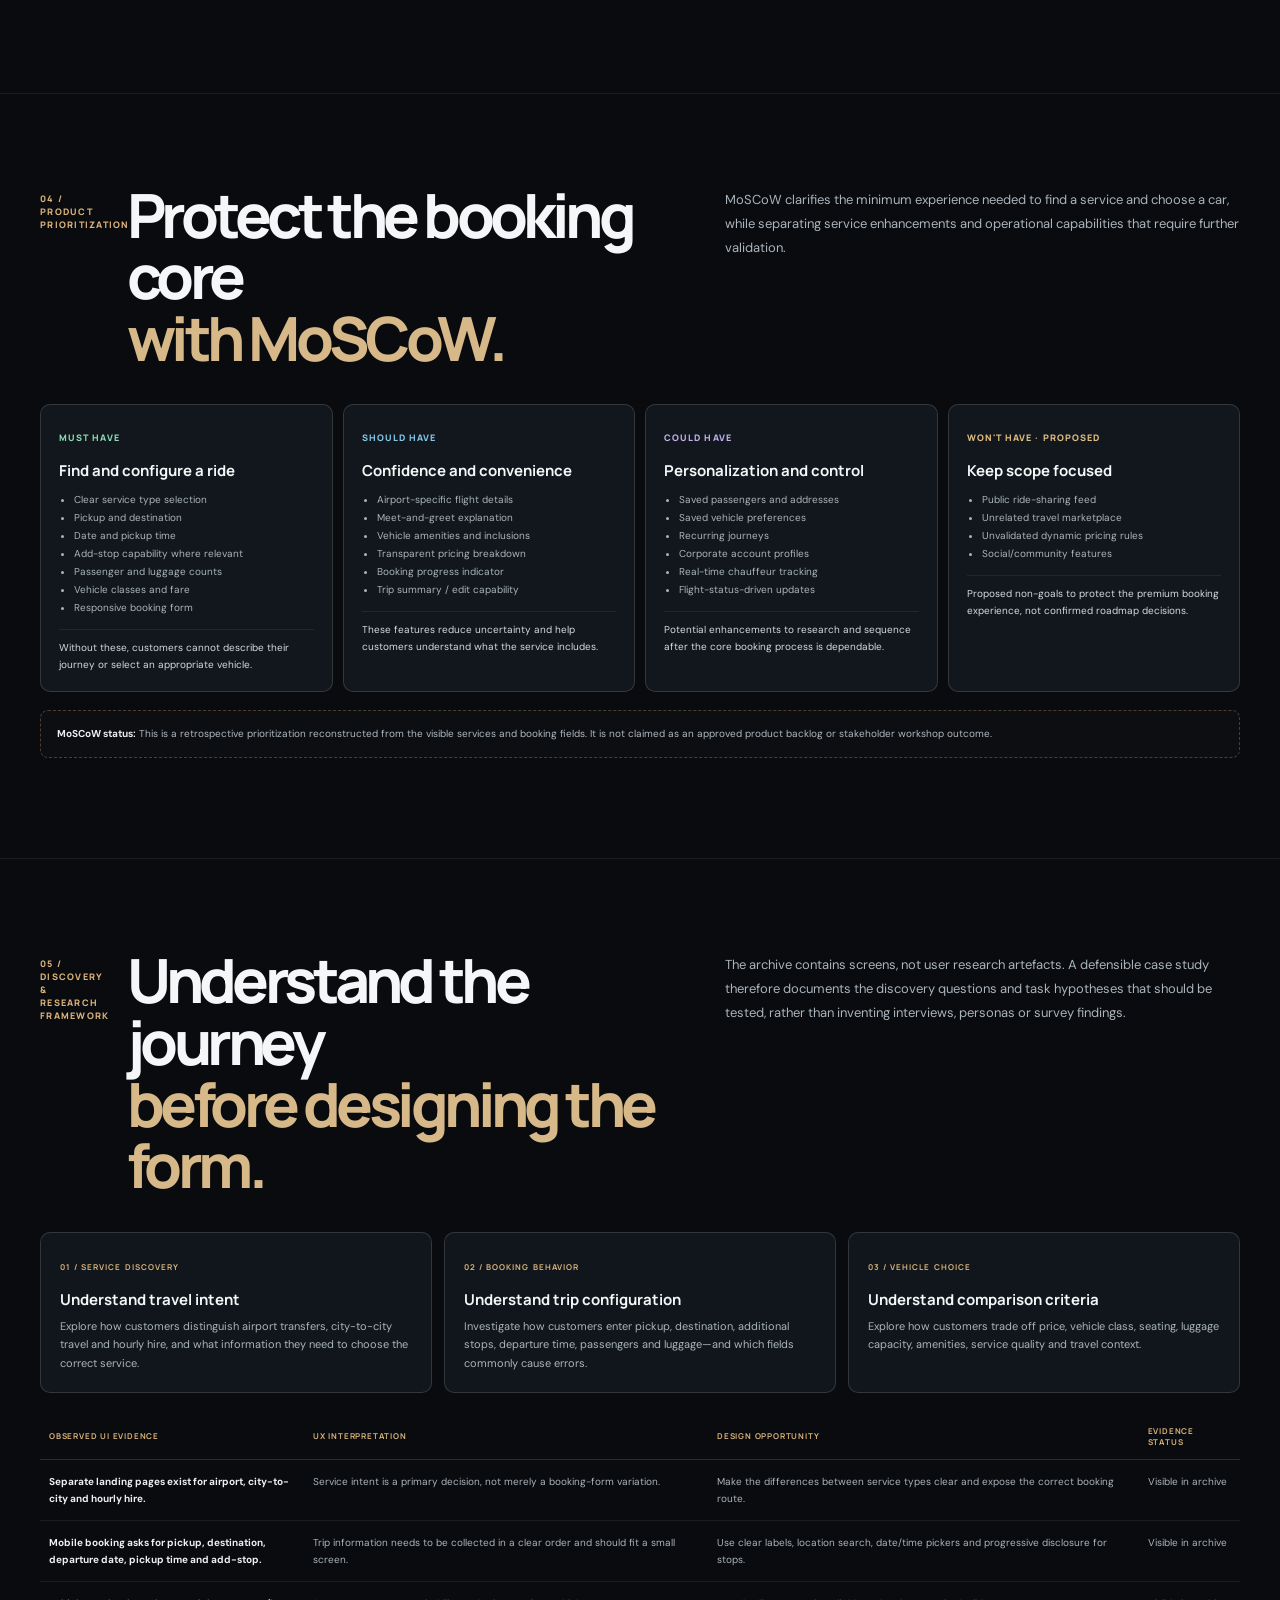
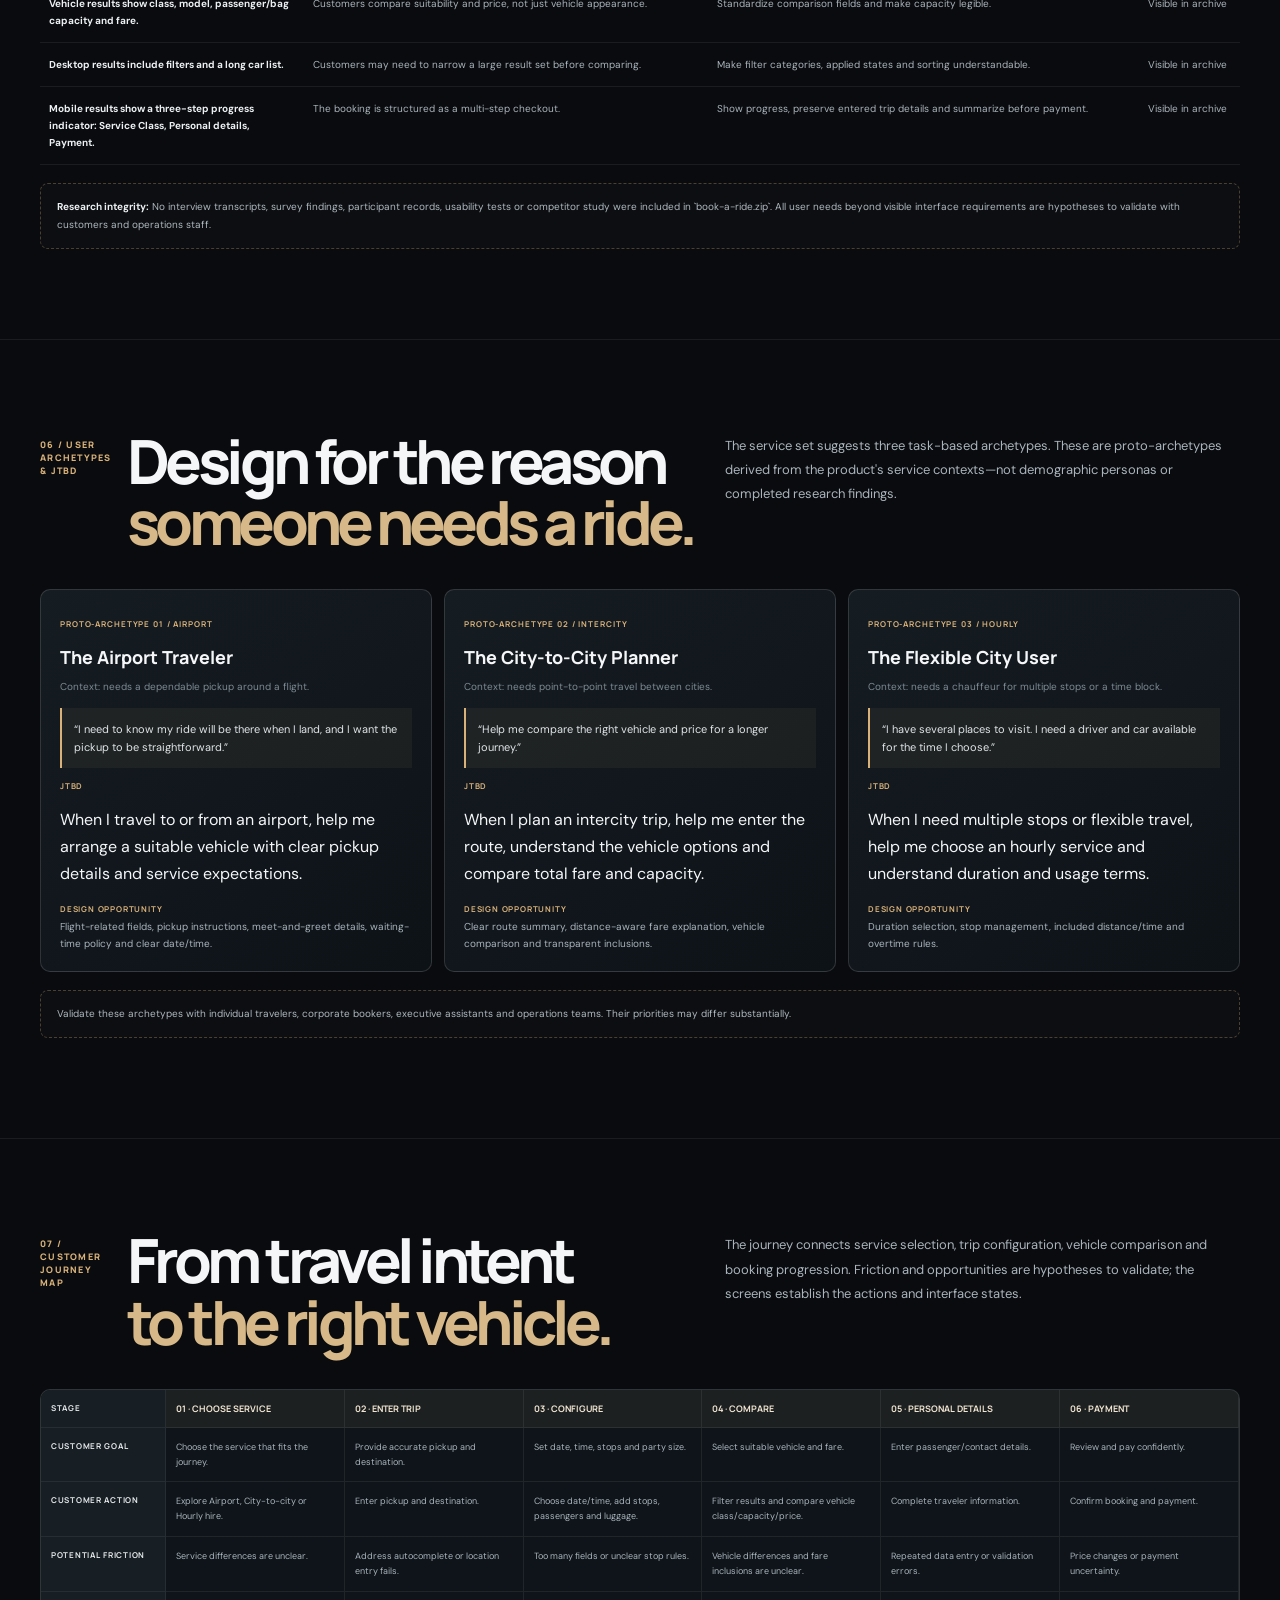
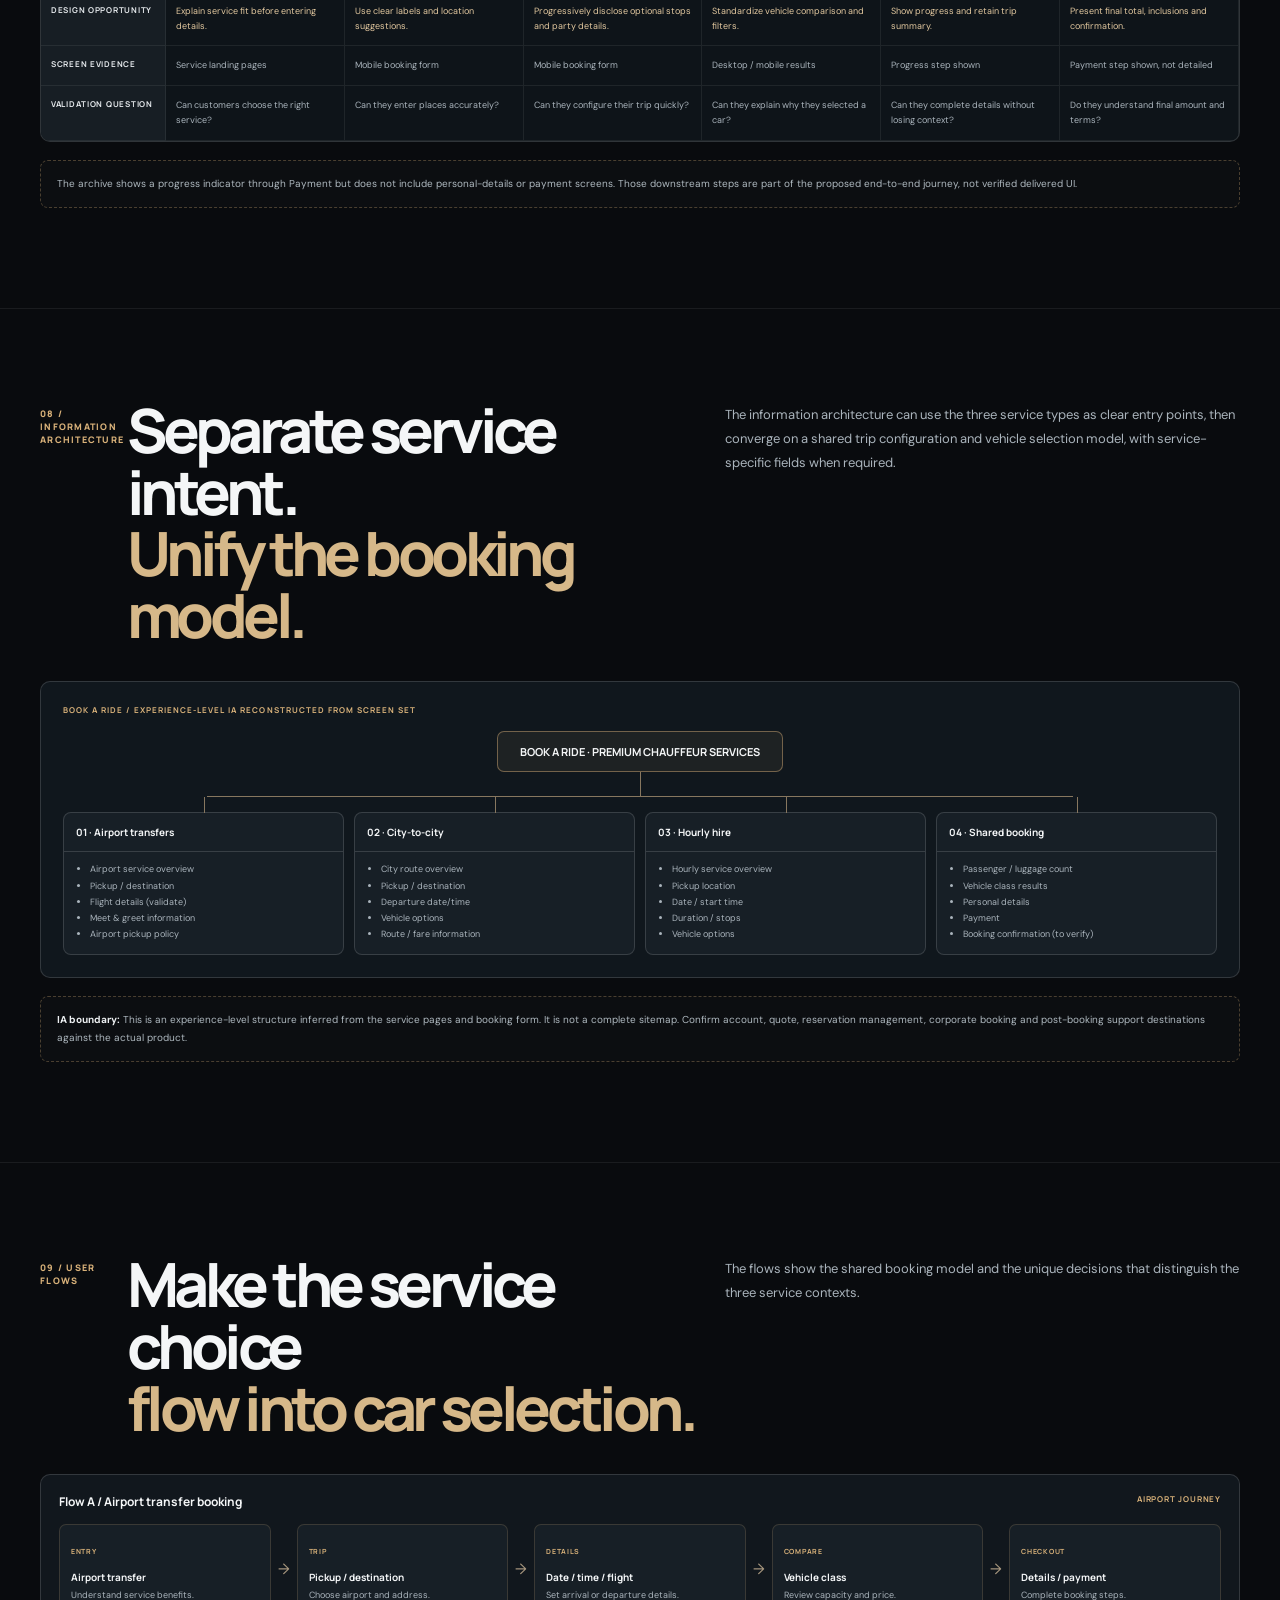
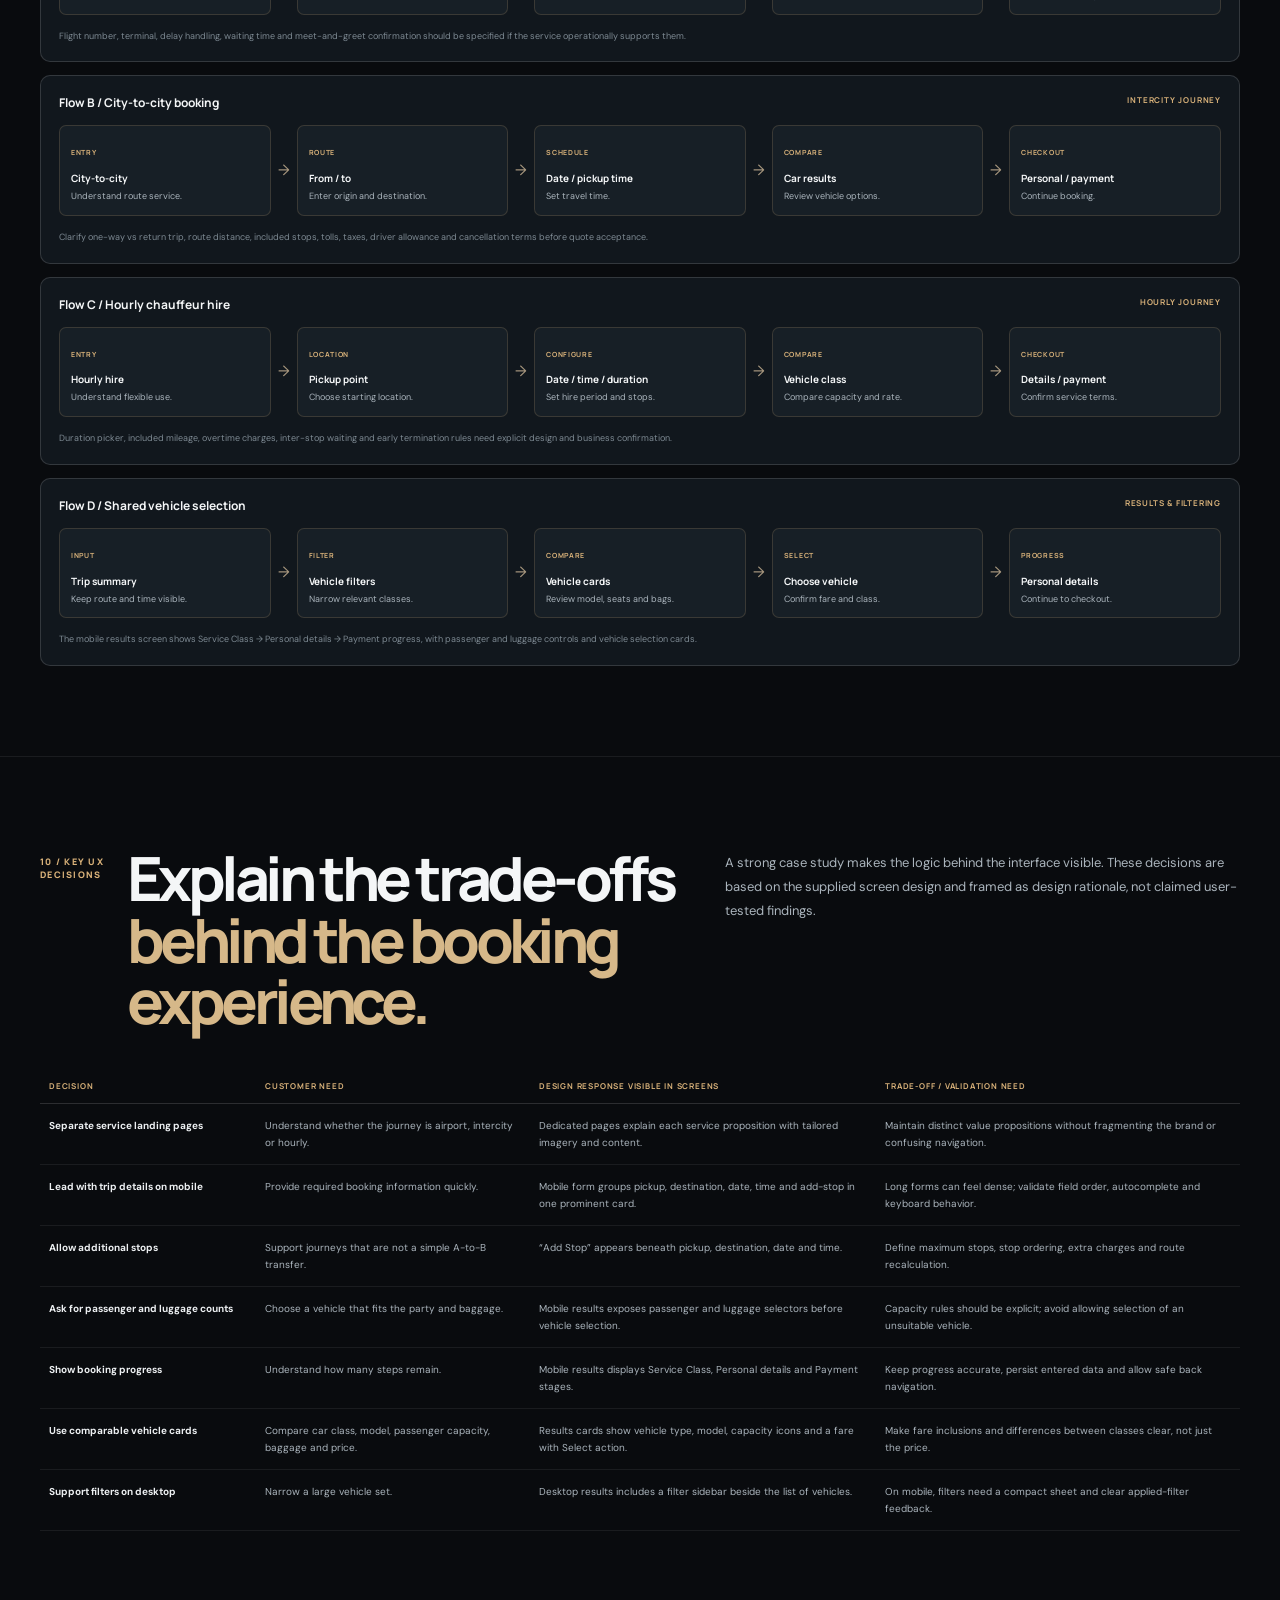
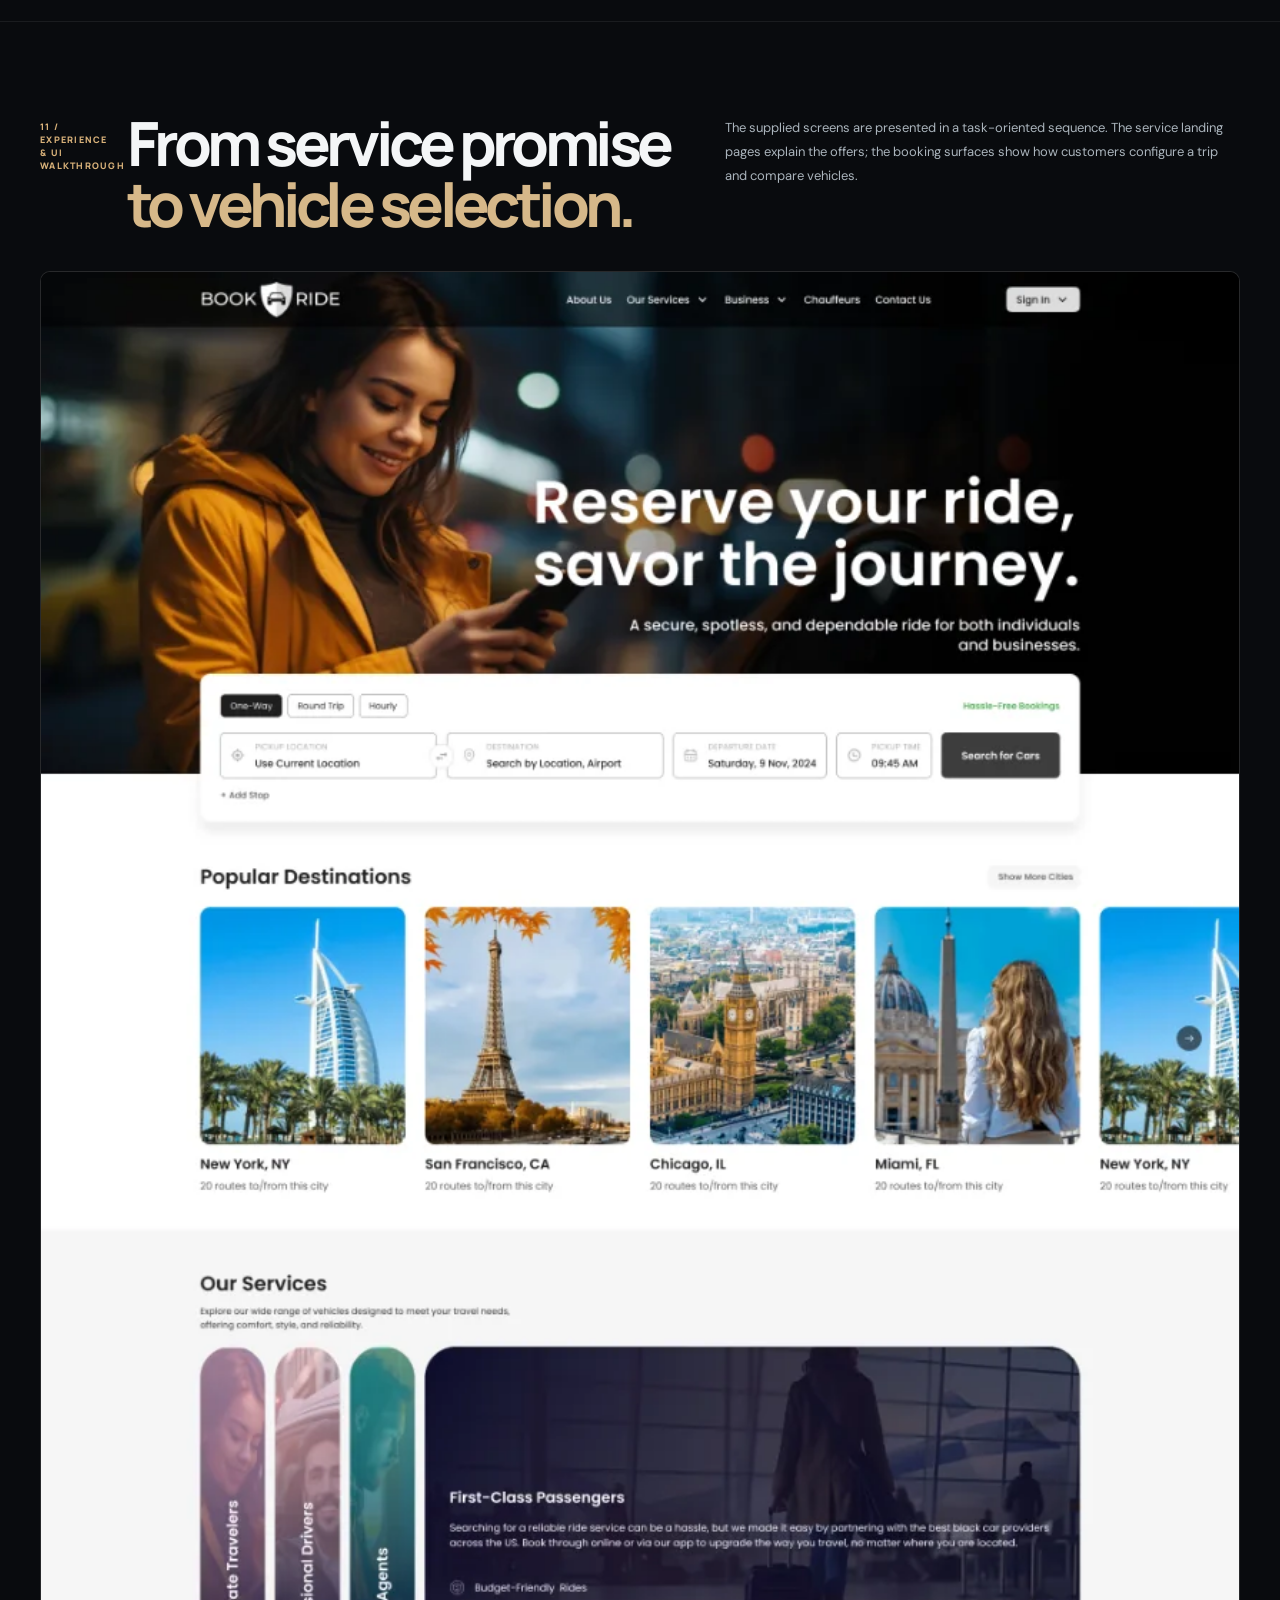
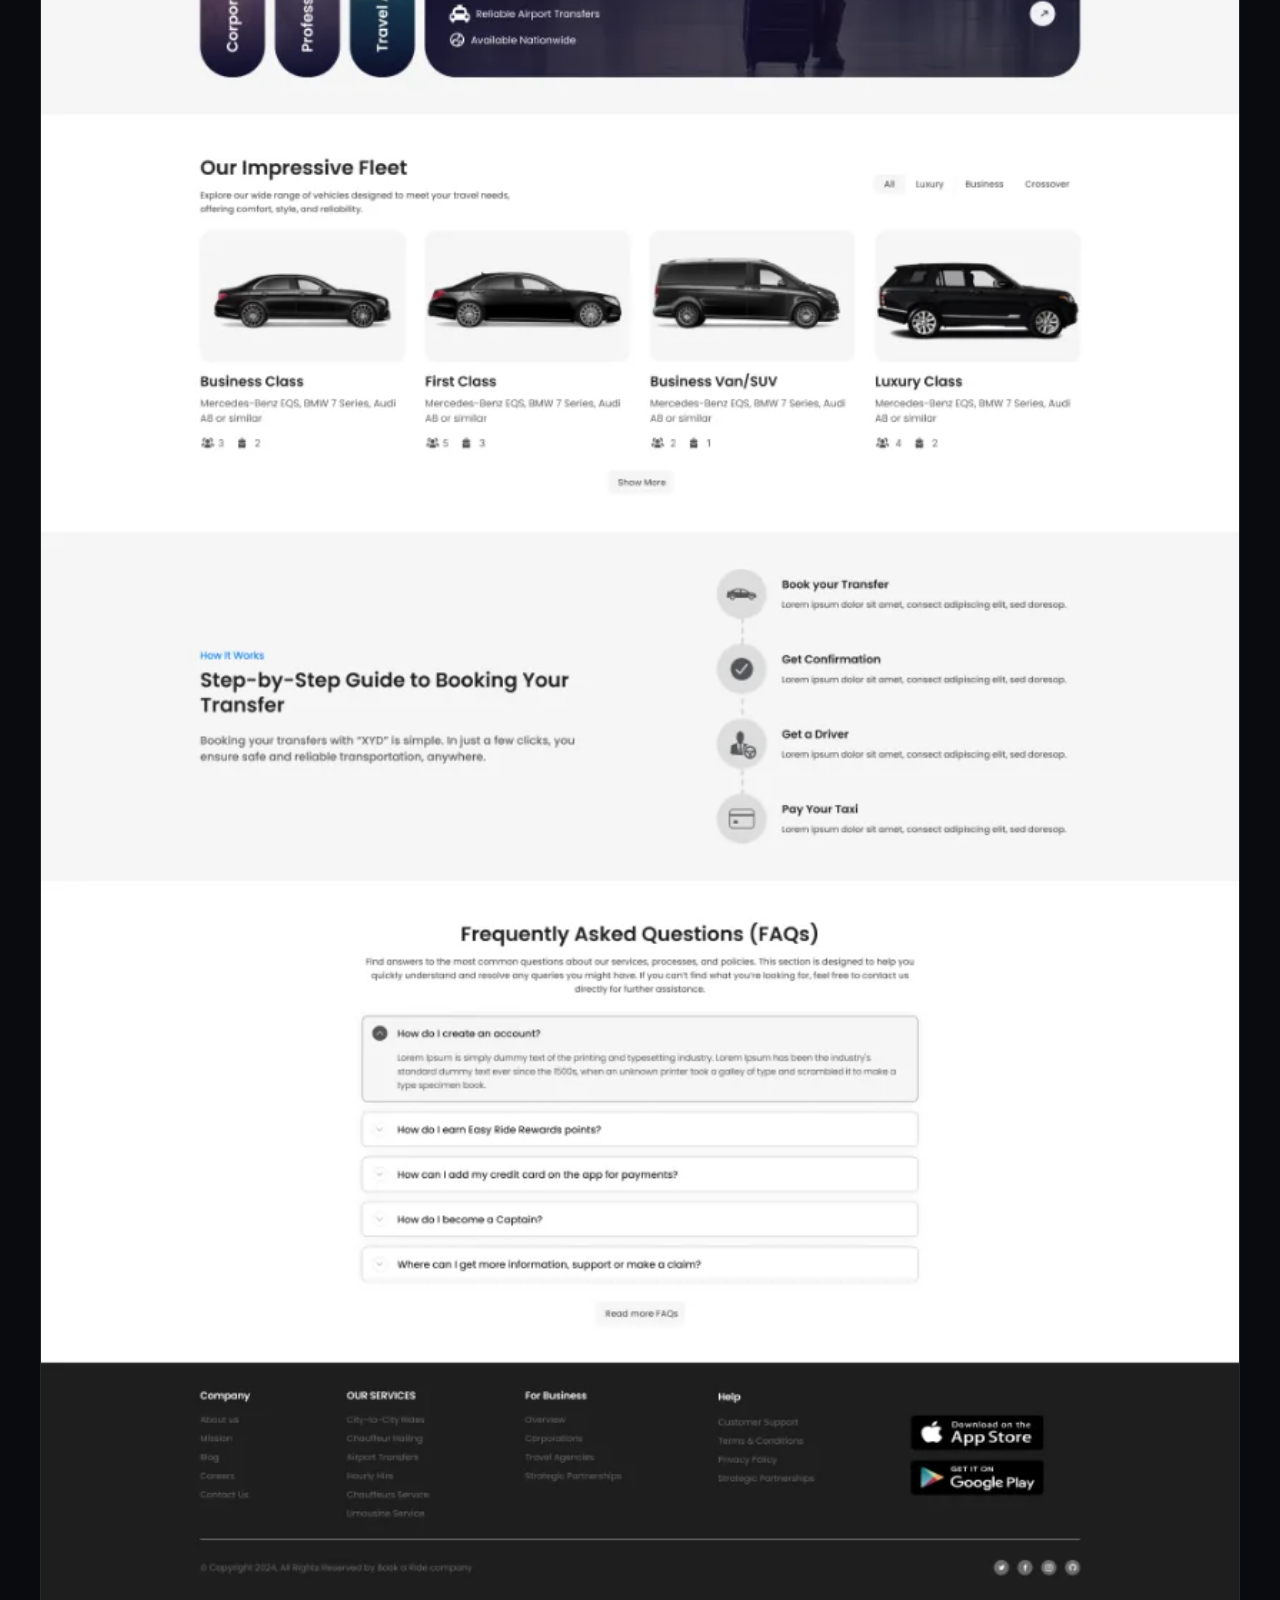
<file: work/book-a-ride.html>
<!DOCTYPE html>

<html lang="en">
<head>
<meta charset="utf-8"/>
<meta content="width=device-width,initial-scale=1" name="viewport"/>
<meta content="#080a0d" name="theme-color"/>
<meta content="Book A Ride — premium airport transfers, city-to-city journeys and hourly chauffeur hire. UX product design case study by Laxminarayana Avula." name="description"/>
<title>Book A Ride — Premium Mobility UX Case Study | Laxminarayana Avula</title>
<link href="https://fonts.googleapis.com" rel="preconnect"/>
<link crossorigin="" href="https://fonts.gstatic.com" rel="preconnect"/>
<link href="https://fonts.googleapis.com/css2?family=DM+Sans:wght@400;500;600;700&amp;family=Manrope:wght@400;500;600;700;800&amp;display=swap" rel="stylesheet"/>
<style>
:root{--bg:#090b0e;--panel:#11161b;--panel2:#171e25;--text:#f4f6f7;--muted:#aab4bc;--dim:#7d8992;--line:rgba(255,255,255,.14);--soft:rgba(255,255,255,.07);--accent:#e4e8eb;--warm:#d9b27a;--blue:#78b8db;--green:#81d4ac;--max:1200px}
*{box-sizing:border-box}html{scroll-behavior:smooth;scroll-padding-top:90px}body{margin:0;background:var(--bg);color:var(--text);font-family:"DM Sans",sans-serif;line-height:1.68}a{color:inherit;text-decoration:none}img{display:block;max-width:100%}::selection{background:rgba(217,178,122,.26)}
.skip{position:absolute;left:15px;top:-70px;z-index:99;padding:10px 14px;background:#fff;color:#111}.skip:focus{top:15px}
.top{height:74px;position:sticky;top:0;z-index:40;display:flex;align-items:center;justify-content:space-between;padding:0 max(4vw,22px);background:rgba(9,11,14,.91);backdrop-filter:blur(18px);border-bottom:1px solid var(--soft)}
.brand{font:800 16px Manrope;letter-spacing:-.06em}.brand b{color:var(--warm)}.nav{display:flex;gap:19px;font-size:10px;color:#c2cbd1}.nav a:hover{color:var(--warm)}.back{padding:8px 12px;border:1px solid var(--line);border-radius:24px;font:700 9px Manrope}
.wrap{width:min(calc(100% - 48px),var(--max));margin:auto}
.hero{position:relative;overflow:hidden;padding:90px 0 68px;background:radial-gradient(ellipse at 82% 9%,rgba(186,132,69,.18),transparent 32%),radial-gradient(ellipse at 8% 47%,rgba(69,111,143,.14),transparent 37%),linear-gradient(145deg,#0a0e12,#14191d 70%,#090b0e);border-bottom:1px solid var(--line)}
.hero:before{content:"";position:absolute;inset:0;opacity:.12;pointer-events:none;background-image:linear-gradient(rgba(255,255,255,.055) 1px,transparent 1px),linear-gradient(90deg,rgba(255,255,255,.055) 1px,transparent 1px);background-size:78px 78px;mask-image:linear-gradient(90deg,transparent,#000 45%,transparent)}
.hero-in{position:relative;z-index:1}.kicker{font:700 9px Manrope;letter-spacing:.17em;text-transform:uppercase;color:var(--warm)}
.hero h1{margin:24px 0 14px;font:800 clamp(58px,9vw,108px)/.92 Manrope;letter-spacing:-.09em}.hero h1 span{display:block;color:#d4dbe0}
.subhead{max-width:880px;font:600 clamp(18px,2.05vw,23px)/1.5 Manrope;color:#d6dce0}.intro{max-width:860px;margin:17px 0 0;color:var(--muted);font-size:14px;line-height:1.85}
.meta{display:grid;grid-template-columns:repeat(5,1fr);margin-top:37px;border-top:1px solid var(--line);border-bottom:1px solid var(--line)}.meta>div{padding:15px 14px 15px 0;border-right:1px solid var(--line)}.meta>div+div{padding-left:14px}.meta>div:last-child{border:0}.meta small{display:block;color:var(--dim);font:700 8px Manrope;letter-spacing:.13em;text-transform:uppercase}.meta b{display:block;margin-top:6px;font-size:11px;line-height:1.55;color:#e4e9ec}
.hero-fig{margin:31px 0 0;border:1px solid var(--line);border-radius:13px;overflow:hidden;background:#050608}.hero-fig img{width:100%;height:auto}.figcap{display:flex;justify-content:space-between;gap:15px;margin-top:10px;color:var(--dim);font:700 8px Manrope;letter-spacing:.12em;text-transform:uppercase}
.section{padding:90px 0;border-bottom:1px solid var(--soft)}.sec-head{display:grid;grid-template-columns:64px minmax(0,.95fr) minmax(270px,.85fr);gap:23px;align-items:start;margin-bottom:36px}.num{padding-top:8px;color:var(--warm);font:800 9px Manrope;letter-spacing:.14em}
h2{margin:0;font:750 clamp(36px,5vw,61px)/1.01 Manrope;letter-spacing:-.075em}h2 em{font-style:normal;color:#d6b889}.sec-intro{margin:4px 0 0;color:var(--muted);font-size:13px;line-height:1.85}
.star{display:grid;grid-template-columns:repeat(4,1fr);gap:1px;border:1px solid var(--line);border-radius:10px;overflow:hidden;background:var(--line)}.star article{padding:20px;background:#11171d}.star b{font:800 9px Manrope;color:var(--warm);letter-spacing:.13em}.star h3{margin:10px 0 7px;font:700 15px Manrope}.star p{margin:0;color:var(--muted);font-size:11px;line-height:1.7}
.note{margin-top:18px;padding:14px 16px;border:1px dashed rgba(217,178,122,.3);border-radius:8px;background:rgba(255,255,255,.015);color:#aeb8bf;font-size:10px;line-height:1.8}.note strong{color:#edf0f2}
.grid2{display:grid;grid-template-columns:1fr 1fr;gap:13px}.card{padding:22px;border:1px solid var(--line);border-radius:10px;background:linear-gradient(145deg,rgba(255,255,255,.04),rgba(255,255,255,.012))}.card small{font:700 8px Manrope;color:var(--warm);letter-spacing:.13em}.card h3{margin:11px 0 7px;font:700 18px Manrope}.card p{margin:0;color:var(--muted);font-size:12px;line-height:1.8}
.moscow{display:grid;grid-template-columns:repeat(4,1fr);gap:10px}.priority{padding:18px;border:1px solid var(--line);border-radius:10px;background:#11171c}.priority .p{font:800 9px Manrope;letter-spacing:.12em}.must{color:#8cdbb5}.should{color:#83c7e7}.could{color:#c2b1ec}.wont{color:#dfbd81}.priority h3{margin:10px 0;font:700 15px Manrope}.priority ul{margin:0;padding-left:15px;color:var(--muted);font-size:10px;line-height:1.8}.priority p{margin:12px 0 0;padding-top:10px;border-top:1px solid var(--soft);color:#d3dbe0;font-size:10px;line-height:1.65}
.research-grid{display:grid;grid-template-columns:repeat(3,1fr);gap:12px}.research{padding:19px;border:1px solid var(--line);border-radius:10px;background:#10161b}.research small{font:700 8px Manrope;color:var(--warm);letter-spacing:.13em}.research h3{margin:10px 0 7px;font:700 15px Manrope}.research p{margin:0;color:var(--muted);font-size:11px;line-height:1.7}
.matrix{width:100%;border-collapse:collapse;margin-top:20px;font-size:10px}.matrix th{text-align:left;padding:12px 9px;border-bottom:1px solid var(--line);color:var(--warm);font:700 8px Manrope;letter-spacing:.1em;text-transform:uppercase}.matrix td{padding:13px 9px;border-bottom:1px solid var(--soft);color:var(--muted);line-height:1.7;vertical-align:top}.matrix td:first-child{width:22%;color:#edf0f2;font-weight:700}
.personas{display:grid;grid-template-columns:repeat(3,1fr);gap:12px}.persona{padding:19px;border:1px solid var(--line);border-radius:10px;background:linear-gradient(145deg,#151c22,#0d1217)}.persona small{font:700 8px Manrope;color:var(--warm);letter-spacing:.11em}.persona h3{margin:9px 0 5px;font:750 18px Manrope}.persona .context{color:var(--dim);font-size:10px}.persona blockquote{margin:12px 0;padding:12px;border-left:2px solid var(--warm);background:rgba(217,178,122,.06);color:#e0e4e7;font-size:11px;line-height:1.65}.persona b{display:block;margin-top:10px;color:var(--warm);font:700 8px Manrope;letter-spacing:.1em;text-transform:uppercase}.persona p:last-child{margin:4px 0 0;color:var(--muted);font-size:10px;line-height:1.7}
.journey-wrap{overflow-x:auto;border:1px solid var(--line);border-radius:10px;background:#0e1419}.journey{min-width:1040px;display:grid;grid-template-columns:125px repeat(6,minmax(150px,1fr))}.journey div{padding:12px 10px;border-right:1px solid var(--soft);border-bottom:1px solid var(--soft);color:var(--muted);font-size:9px;line-height:1.65}.journey .rh{background:#171e24;color:#e5e9ec;font:700 8px Manrope;letter-spacing:.09em;text-transform:uppercase}.journey .stage{background:rgba(217,178,122,.07);color:#f1e5d3;font:700 9px Manrope}.journey strong{display:block;margin-bottom:4px;color:#edf0f2;font-size:9px}.journey .opp{color:#e2c89f}
.diagram{padding:22px;border:1px solid var(--line);border-radius:10px;background:#10171d;overflow-x:auto}.diagram-title{margin-bottom:16px;color:var(--warm);font:700 8px Manrope;letter-spacing:.13em}.root-node{width:max-content;margin:auto;padding:12px 22px;border:1px solid rgba(217,178,122,.45);border-radius:7px;background:rgba(217,178,122,.07);font:700 11px Manrope}.stem{width:1px;height:24px;margin:auto;background:#87775f}.branches{position:relative;display:grid;grid-template-columns:repeat(4,minmax(150px,1fr));gap:10px;padding-top:16px}.branches:before{content:"";position:absolute;top:0;left:12.5%;right:12.5%;border-top:1px solid #87775f}.branch{position:relative;border:1px solid var(--line);border-radius:8px;background:#171f26}.branch:before{content:"";position:absolute;top:-16px;left:50%;height:16px;border-left:1px solid #87775f}.branch h3{margin:0;padding:12px;border-bottom:1px solid var(--line);font:700 10px Manrope}.branch ul{margin:0;padding:9px 12px 12px 26px;color:var(--muted);font-size:9px;line-height:1.8}
.flowstack{display:grid;gap:13px}.flow{padding:18px;border:1px solid var(--line);border-radius:10px;background:#11171d}.flow-head{display:flex;justify-content:space-between;gap:12px;margin-bottom:14px}.flow-head b{font:700 12px Manrope}.flow-head span{color:var(--warm);font:700 8px Manrope;letter-spacing:.1em}.nodes{display:flex;align-items:stretch;gap:7px;overflow-x:auto;padding-bottom:5px}.node{min-width:112px;flex:1;padding:11px;border:1px solid rgba(217,178,122,.18);border-radius:7px;background:#171f26}.node small{color:var(--warm);font:700 7px Manrope;letter-spacing:.1em}.node b{display:block;margin-top:7px;font:700 10px Manrope}.node p{margin:5px 0 0;color:var(--muted);font-size:9px;line-height:1.5}.arr{align-self:center;color:#a9987f;font-size:15px}.branch-note{margin:9px 0 0;color:var(--dim);font-size:9px;line-height:1.65}
.decisions{width:100%;border-collapse:collapse}.decisions th{text-align:left;padding:12px 9px;border-bottom:1px solid var(--line);color:var(--warm);font:700 8px Manrope;letter-spacing:.1em;text-transform:uppercase}.decisions td{padding:13px 9px;border-bottom:1px solid var(--soft);color:var(--muted);font-size:10px;line-height:1.7;vertical-align:top}.decisions td:first-child{width:18%;color:#edf0f2;font-weight:700}
.screen{margin:24px 0 0;border:1px solid var(--line);border-radius:10px;overflow:hidden;background:#050608}.screen img{width:100%;height:auto}.screen figcaption{display:flex;justify-content:space-between;gap:13px;padding:11px 14px;border-top:1px solid var(--line);color:#c1cbd1;font:700 8px Manrope;letter-spacing:.1em;text-transform:uppercase}.screen figcaption span:last-child{color:var(--warm);text-align:right}.screen-grid{display:grid;grid-template-columns:1fr 1fr;gap:13px;margin-top:13px}.screen-grid .screen{margin:0}.screen-grid figcaption{display:block}.screen-grid figcaption span{display:block}.screen-grid figcaption span+span{margin-top:5px;color:var(--dim)}.caption{max-width:850px;margin:11px 0 18px;color:var(--muted);font-size:11px;line-height:1.8}
.ds-grid{display:grid;grid-template-columns:repeat(3,1fr);gap:11px}.ds{padding:18px;border:1px solid var(--line);border-radius:9px;background:#11171d}.ds small{color:var(--warm);font:700 8px Manrope;letter-spacing:.12em}.swatches{display:flex;gap:6px;margin:14px 0}.swatches i{height:31px;flex:1;border:1px solid rgba(255,255,255,.12);border-radius:4px}.ds h3{margin:0;font:700 13px Manrope}.ds p{margin:7px 0 0;color:var(--muted);font-size:10px;line-height:1.7}.type-demo{margin:13px 0;font:800 30px Manrope;letter-spacing:-.07em}.states{display:grid;grid-template-columns:repeat(4,1fr);gap:9px;margin-top:15px}.state{padding:13px;border:1px solid var(--line);border-radius:8px;background:#171f26}.state i{display:block;width:21px;height:21px;margin-bottom:9px;border-radius:6px;background:rgba(217,178,122,.1);border:1px solid rgba(217,178,122,.3)}.state b{display:block;font:700 10px Manrope}.state span{display:block;margin-top:4px;color:var(--muted);font-size:9px;line-height:1.55}
.impact{display:grid;grid-template-columns:.85fr 1.15fr;gap:40px}.impact h2{font-size:clamp(36px,4.6vw,58px)}.impact-list{border-top:1px solid var(--line)}.impact-list article{padding:14px 0;border-bottom:1px solid var(--soft)}.impact-list b{font:700 11px Manrope}.impact-list p{margin:5px 0 0;color:var(--muted);font-size:10px;line-height:1.7}.reflection{padding:24px;border:1px solid rgba(217,178,122,.27);border-radius:10px;background:linear-gradient(135deg,rgba(217,178,122,.08),rgba(255,255,255,.02))}.reflection h3{margin:0 0 8px;font:700 19px Manrope}.reflection p{margin:0;color:var(--muted);font-size:11px;line-height:1.8}
.footer{display:flex;justify-content:space-between;gap:17px;padding:26px 0 38px;color:var(--dim);font-size:9px}.footer a:hover{color:var(--warm)}
.reveal{opacity:0;transform:translateY(13px);transition:opacity .5s ease,transform .5s ease}.reveal.visible{opacity:1;transform:none}
@media(max-width:900px){.sec-head{grid-template-columns:42px 1fr}.sec-intro{grid-column:2}.meta{grid-template-columns:repeat(3,1fr)}.meta>div:nth-child(3){border-right:0}.meta>div:nth-child(4){padding-left:0;border-top:1px solid var(--line)}.meta>div:nth-child(5){border-top:1px solid var(--line)}.moscow{grid-template-columns:1fr 1fr}.research-grid{grid-template-columns:1fr 1fr}.branches{grid-template-columns:repeat(2,minmax(150px,1fr))}.impact{grid-template-columns:1fr;gap:24px}}
@media(max-width:620px){.top{height:64px}.nav{display:none}.wrap{width:min(calc(100% - 36px),var(--max))}.hero{padding:65px 0 48px}.hero h1{font-size:clamp(52px,15vw,78px)}.meta{grid-template-columns:1fr 1fr}.meta>div{padding:12px 9px 12px 0}.meta>div+div{padding-left:9px}.meta>div:nth-child(2),.meta>div:nth-child(4){border-right:0}.meta>div:nth-child(3){padding-left:0;border-top:1px solid var(--line)}.meta>div:nth-child(4){border-top:1px solid var(--line)}.meta>div:nth-child(5){grid-column:1/-1;border-top:1px solid var(--line);padding-left:0}.section{padding:68px 0}.sec-head{gap:12px;margin-bottom:27px}.sec-head h2{font-size:35px}.sec-intro{font-size:11px}.star,.grid2,.moscow,.research-grid,.personas,.screen-grid,.ds-grid{grid-template-columns:1fr}.journey{min-width:1040px}.branches{grid-template-columns:repeat(2,145px)}.flow{padding:14px}.flow-head{display:block}.flow-head span{display:block;margin-top:5px}.screen figcaption{display:block;line-height:1.6}.screen figcaption span{display:block}.screen figcaption span:last-child{text-align:left;margin-top:5px}.states{grid-template-columns:1fr 1fr}.footer{flex-direction:column}}
@media(prefers-reduced-motion:reduce){html{scroll-behavior:auto}.reveal{opacity:1;transform:none;transition:none}}
</style>
</head>
<body>
<a class="skip" href="#main">Skip to case study</a>
<header class="top">
<a class="brand" href="../index.html">LA<b>.</b> <span style="font:600 9px 'DM Sans';letter-spacing:.1em;color:#aab4bc;margin-left:8px">LAXMINARAYANA AVULA</span></a>
<nav aria-label="Case study navigation" class="nav"><a href="#strategy">Strategy</a><a href="#research">Research</a><a href="#journey">Journey</a><a href="#ia">IA &amp; flows</a><a href="#design">Design</a><a href="#system">System</a></nav>
<a class="back" href="../index.html#work">← All projects</a>
</header>
<main id="main">
<section class="hero">
<div class="wrap hero-in">
<p class="kicker">PRODUCT DESIGN CASE STUDY / PREMIUM MOBILITY &amp; CHAUFFEUR BOOKING</p>
<h1>Book A Ride<span>Arrive on time. Depart without stress.</span></h1>
<p class="subhead">Designing a premium ride-booking experience across airport transfers, city-to-city journeys and hourly chauffeur hire.</p>
<p class="intro">Book A Ride is represented in the supplied screens as a premium mobility and chauffeur-booking experience for individuals and businesses. The interface supports three service contexts—airport transfers, city-to-city travel and hourly hire—and a booking journey that collects pickup, destination, date, time and stops before presenting vehicle classes and prices.</p>
<div class="meta">
<div><small>Role</small><b>Product / UX-UI Design</b></div>
<div><small>Product</small><b>Book A Ride</b></div>
<div><small>Platforms</small><b>Responsive web · Mobile booking</b></div>
<div><small>Service model</small><b>Chauffeur / premium rides</b></div>
<div><small>Focus</small><b>Service discovery · Booking</b></div>
</div>
<figure class="hero-fig"><img alt="Book A Ride airport transfer landing page showing premium chauffeur service, airport arrivals and service details" decoding="async" fetchpriority="high" loading="eager" src="../assets/book-a-ride/airport-transfers.webp"/></figure>
<div class="figcap"><span>Book A Ride / Airport transfer experience</span><span>Airport · City-to-city · Hourly</span></div>
<p class="note"><strong>Project evidence:</strong> The uploaded archive contains seven UI exports: three service landing pages, a responsive homepage, a mobile booking form, and desktop/mobile vehicle results. It does not include research records, project brief, timeline, team composition, source Figma files, implementation records or business metrics. Confirm your exact role, ownership and delivery status before publishing.</p>
</div>
</section>
<section class="section" id="strategy">
<div class="wrap">
<div class="sec-head"><span class="num">01 / EXECUTIVE SUMMARY</span><h2>The story in<br/><em>STAR format.</em></h2><p class="sec-intro">A premium ride experience is more than a vehicle catalogue. Customers need to understand the service that fits their journey, provide accurate trip details and compare vehicle options before committing.</p></div>
<div class="star">
<article><b>S / SITUATION</b><h3>Different travel needs, one booking brand</h3><p>The supplied experience presents airport transfers, city-to-city rides and hourly chauffeur hire as distinct service propositions within one brand.</p></article>
<article><b>T / TASK</b><h3>Make service selection and booking clear</h3><p>Structure the path from understanding the service to entering trip details, reviewing vehicle classes and progressing through booking steps.</p></article>
<article><b>A / ACTION</b><h3>Design across service and booking contexts</h3><p>Shape service landing pages, responsive homepage, pickup/destination form, date/time and stops, passenger/luggage controls, vehicle results and the booking progress indicator.</p></article>
<article><b>R / RESULT</b><h3>A connected ride-selection experience</h3><p>The supplied screens document the service propositions and key booking surfaces across desktop and mobile, including a vehicle-class comparison stage.</p></article>
</div>
<div class="note"><strong>Outcome boundary:</strong> The screen set demonstrates designed pages and booking UI states. It does not prove live fare calculation, chauffeur dispatch, payment completion, booking confirmation, flight tracking or operational performance.</div>
</div>
</section>
<section class="section" id="problem">
<div class="wrap">
<div class="sec-head"><span class="num">02 / PRODUCT &amp; UX CHALLENGE</span><h2>Make premium travel<br/><em>feel effortless to book.</em></h2><p class="sec-intro">The product has to serve different journey types without confusing customers about what they are booking. The most important UX challenge is to translate a travel requirement into the right service, trip details and vehicle choice.</p></div>
<div class="grid2">
<article class="card"><small>CUSTOMER CHALLENGE</small><h3>Understand which service fits the trip</h3><p>An airport transfer, intercity journey and hourly hire have different planning needs. Customers must recognize the right option before entering details.</p></article>
<article class="card"><small>BOOKING CHALLENGE</small><h3>Provide trip information without friction</h3><p>Pickup, destination, date, time, additional stops, passenger count and luggage all affect the trip and vehicle selection.</p></article>
<article class="card"><small>COMPARISON CHALLENGE</small><h3>Choose a vehicle with confidence</h3><p>Customers need a clear comparison of vehicle class, seating capacity, baggage capacity and fare before selecting a car.</p></article>
<article class="card"><small>TRUST CHALLENGE</small><h3>Set expectations before commitment</h3><p>Premium service promises—punctuality, meet-and-greet, flight tracking, chauffeur quality and availability—must be supported by clear terms and accurate operational delivery.</p></article>
</div>
<div class="note"><strong>How-might-we statement:</strong> How might we help customers choose the right chauffeur service, enter their journey details quickly and compare suitable vehicles with transparent capacity and pricing—while keeping the booking process consistent across desktop and mobile?</div>
</div>
</section>
<section class="section" id="scope">
<div class="wrap">
<div class="sec-head"><span class="num">03 / SERVICE MODEL &amp; SCOPE</span><h2>Three service contexts.<br/><em>One consistent booking model.</em></h2><p class="sec-intro">The three landing pages establish different travel propositions. A shared booking foundation can preserve consistency while adapting the fields and explanations to each service type.</p></div>
<div class="grid2">
<article class="card"><small>01 / AIRPORT TRANSFERS</small><h3>Flight-aware, arrival-led journeys</h3><p>The page positions premium airport rides around punctuality, flight tracking, meet-and-greet, 24/7 availability and airport-specific pickup expectations.</p></article>
<article class="card"><small>02 / CITY-TO-CITY</small><h3>Intercity travel, planned in advance</h3><p>The page presents longer-distance travel between cities, destination discovery, service explanation and vehicle choice for point-to-point journeys.</p></article>
<article class="card"><small>03 / HOURLY HIRE</small><h3>Flexible chauffeur time blocks</h3><p>The page positions a chauffeur service for customers who need a vehicle and driver for a selected duration rather than a single point-to-point trip.</p></article>
<article class="card"><small>SHARED EXPERIENCE</small><h3>One recognizable brand and booking pattern</h3><p>Across service types, customers need to provide journey details, understand vehicle options and progress through a predictable booking sequence.</p></article>
</div>
<p class="note">The service descriptions above are based on the supplied page content. Exact operational rules—airport waiting time, flight-delay handling, hourly minimums, mileage allowances, city boundaries and cancellation conditions—are not established by the screenshots and should be confirmed with the service owner.</p>
</div>
</section>
<section class="section" id="moscow">
<div class="wrap">
<div class="sec-head"><span class="num">04 / PRODUCT PRIORITIZATION</span><h2>Protect the booking core<br/><em>with MoSCoW.</em></h2><p class="sec-intro">MoSCoW clarifies the minimum experience needed to find a service and choose a car, while separating service enhancements and operational capabilities that require further validation.</p></div>
<div class="moscow">
<article class="priority"><span class="p must">MUST HAVE</span><h3>Find and configure a ride</h3><ul><li>Clear service type selection</li><li>Pickup and destination</li><li>Date and pickup time</li><li>Add-stop capability where relevant</li><li>Passenger and luggage counts</li><li>Vehicle classes and fare</li><li>Responsive booking form</li></ul><p>Without these, customers cannot describe their journey or select an appropriate vehicle.</p></article>
<article class="priority"><span class="p should">SHOULD HAVE</span><h3>Confidence and convenience</h3><ul><li>Airport-specific flight details</li><li>Meet-and-greet explanation</li><li>Vehicle amenities and inclusions</li><li>Transparent pricing breakdown</li><li>Booking progress indicator</li><li>Trip summary / edit capability</li></ul><p>These features reduce uncertainty and help customers understand what the service includes.</p></article>
<article class="priority"><span class="p could">COULD HAVE</span><h3>Personalization and control</h3><ul><li>Saved passengers and addresses</li><li>Saved vehicle preferences</li><li>Recurring journeys</li><li>Corporate account profiles</li><li>Real-time chauffeur tracking</li><li>Flight-status-driven updates</li></ul><p>Potential enhancements to research and sequence after the core booking process is dependable.</p></article>
<article class="priority"><span class="p wont">WON'T HAVE · PROPOSED</span><h3>Keep scope focused</h3><ul><li>Public ride-sharing feed</li><li>Unrelated travel marketplace</li><li>Unvalidated dynamic pricing rules</li><li>Social/community features</li></ul><p>Proposed non-goals to protect the premium booking experience, not confirmed roadmap decisions.</p></article>
</div>
<p class="note"><strong>MoSCoW status:</strong> This is a retrospective prioritization reconstructed from the visible services and booking fields. It is not claimed as an approved product backlog or stakeholder workshop outcome.</p>
</div>
</section>
<section class="section" id="research">
<div class="wrap">
<div class="sec-head"><span class="num">05 / DISCOVERY &amp; RESEARCH FRAMEWORK</span><h2>Understand the journey<br/><em>before designing the form.</em></h2><p class="sec-intro">The archive contains screens, not user research artefacts. A defensible case study therefore documents the discovery questions and task hypotheses that should be tested, rather than inventing interviews, personas or survey findings.</p></div>
<div class="research-grid">
<article class="research"><small>01 / SERVICE DISCOVERY</small><h3>Understand travel intent</h3><p>Explore how customers distinguish airport transfers, city-to-city travel and hourly hire, and what information they need to choose the correct service.</p></article>
<article class="research"><small>02 / BOOKING BEHAVIOR</small><h3>Understand trip configuration</h3><p>Investigate how customers enter pickup, destination, additional stops, departure time, passengers and luggage—and which fields commonly cause errors.</p></article>
<article class="research"><small>03 / VEHICLE CHOICE</small><h3>Understand comparison criteria</h3><p>Explore how customers trade off price, vehicle class, seating, luggage capacity, amenities, service quality and travel context.</p></article>
</div>
<div style="overflow-x:auto"><table class="matrix">
<thead><tr><th>Observed UI evidence</th><th>UX interpretation</th><th>Design opportunity</th><th>Evidence status</th></tr></thead>
<tbody>
<tr><td>Separate landing pages exist for airport, city-to-city and hourly hire.</td><td>Service intent is a primary decision, not merely a booking-form variation.</td><td>Make the differences between service types clear and expose the correct booking route.</td><td>Visible in archive</td></tr>
<tr><td>Mobile booking asks for pickup, destination, departure date, pickup time and add-stop.</td><td>Trip information needs to be collected in a clear order and should fit a small screen.</td><td>Use clear labels, location search, date/time pickers and progressive disclosure for stops.</td><td>Visible in archive</td></tr>
<tr><td>Vehicle results show class, model, passenger/bag capacity and fare.</td><td>Customers compare suitability and price, not just vehicle appearance.</td><td>Standardize comparison fields and make capacity legible.</td><td>Visible in archive</td></tr>
<tr><td>Desktop results include filters and a long car list.</td><td>Customers may need to narrow a large result set before comparing.</td><td>Make filter categories, applied states and sorting understandable.</td><td>Visible in archive</td></tr>
<tr><td>Mobile results show a three-step progress indicator: Service Class, Personal details, Payment.</td><td>The booking is structured as a multi-step checkout.</td><td>Show progress, preserve entered trip details and summarize before payment.</td><td>Visible in archive</td></tr>
</tbody>
</table></div>
<div class="note"><strong>Research integrity:</strong> No interview transcripts, survey findings, participant records, usability tests or competitor study were included in `book-a-ride.zip`. All user needs beyond visible interface requirements are hypotheses to validate with customers and operations staff.</div>
</div>
</section>
<section class="section" id="users">
<div class="wrap">
<div class="sec-head"><span class="num">06 / USER ARCHETYPES &amp; JTBD</span><h2>Design for the reason<br/><em>someone needs a ride.</em></h2><p class="sec-intro">The service set suggests three task-based archetypes. These are proto-archetypes derived from the product's service contexts—not demographic personas or completed research findings.</p></div>
<div class="personas">
<article class="persona"><small>PROTO-ARCHETYPE 01 / AIRPORT</small><h3>The Airport Traveler</h3><p class="context">Context: needs a dependable pickup around a flight.</p><blockquote>“I need to know my ride will be there when I land, and I want the pickup to be straightforward.”</blockquote><b>JTBD</b><p>When I travel to or from an airport, help me arrange a suitable vehicle with clear pickup details and service expectations.</p><b>Design opportunity</b><p>Flight-related fields, pickup instructions, meet-and-greet details, waiting-time policy and clear date/time.</p></article>
<article class="persona"><small>PROTO-ARCHETYPE 02 / INTERCITY</small><h3>The City-to-City Planner</h3><p class="context">Context: needs point-to-point travel between cities.</p><blockquote>“Help me compare the right vehicle and price for a longer journey.”</blockquote><b>JTBD</b><p>When I plan an intercity trip, help me enter the route, understand the vehicle options and compare total fare and capacity.</p><b>Design opportunity</b><p>Clear route summary, distance-aware fare explanation, vehicle comparison and transparent inclusions.</p></article>
<article class="persona"><small>PROTO-ARCHETYPE 03 / HOURLY</small><h3>The Flexible City User</h3><p class="context">Context: needs a chauffeur for multiple stops or a time block.</p><blockquote>“I have several places to visit. I need a driver and car available for the time I choose.”</blockquote><b>JTBD</b><p>When I need multiple stops or flexible travel, help me choose an hourly service and understand duration and usage terms.</p><b>Design opportunity</b><p>Duration selection, stop management, included distance/time and overtime rules.</p></article>
</div>
<p class="note">Validate these archetypes with individual travelers, corporate bookers, executive assistants and operations teams. Their priorities may differ substantially.</p>
</div>
</section>
<section class="section" id="journey">
<div class="wrap">
<div class="sec-head"><span class="num">07 / CUSTOMER JOURNEY MAP</span><h2>From travel intent<br/><em>to the right vehicle.</em></h2><p class="sec-intro">The journey connects service selection, trip configuration, vehicle comparison and booking progression. Friction and opportunities are hypotheses to validate; the screens establish the actions and interface states.</p></div>
<div class="journey-wrap"><div class="journey">
<div class="rh">Stage</div><div class="stage">01 · CHOOSE SERVICE</div><div class="stage">02 · ENTER TRIP</div><div class="stage">03 · CONFIGURE</div><div class="stage">04 · COMPARE</div><div class="stage">05 · PERSONAL DETAILS</div><div class="stage">06 · PAYMENT</div>
<div class="rh">Customer goal</div><div>Choose the service that fits the journey.</div><div>Provide accurate pickup and destination.</div><div>Set date, time, stops and party size.</div><div>Select suitable vehicle and fare.</div><div>Enter passenger/contact details.</div><div>Review and pay confidently.</div>
<div class="rh">Customer action</div><div>Explore Airport, City-to-city or Hourly hire.</div><div>Enter pickup and destination.</div><div>Choose date/time, add stops, passengers and luggage.</div><div>Filter results and compare vehicle class/capacity/price.</div><div>Complete traveler information.</div><div>Confirm booking and payment.</div>
<div class="rh">Potential friction</div><div>Service differences are unclear.</div><div>Address autocomplete or location entry fails.</div><div>Too many fields or unclear stop rules.</div><div>Vehicle differences and fare inclusions are unclear.</div><div>Repeated data entry or validation errors.</div><div>Price changes or payment uncertainty.</div>
<div class="rh">Design opportunity</div><div class="opp">Explain service fit before entering details.</div><div class="opp">Use clear labels and location suggestions.</div><div class="opp">Progressively disclose optional stops and party details.</div><div class="opp">Standardize vehicle comparison and filters.</div><div class="opp">Show progress and retain trip summary.</div><div class="opp">Present final total, inclusions and confirmation.</div>
<div class="rh">Screen evidence</div><div>Service landing pages</div><div>Mobile booking form</div><div>Mobile booking form</div><div>Desktop / mobile results</div><div>Progress step shown</div><div>Payment step shown, not detailed</div>
<div class="rh">Validation question</div><div>Can customers choose the right service?</div><div>Can they enter places accurately?</div><div>Can they configure their trip quickly?</div><div>Can they explain why they selected a car?</div><div>Can they complete details without losing context?</div><div>Do they understand final amount and terms?</div>
</div></div>
<p class="note">The archive shows a progress indicator through Payment but does not include personal-details or payment screens. Those downstream steps are part of the proposed end-to-end journey, not verified delivered UI.</p>
</div>
</section>
<section class="section" id="ia">
<div class="wrap">
<div class="sec-head"><span class="num">08 / INFORMATION ARCHITECTURE</span><h2>Separate service intent.<br/><em>Unify the booking model.</em></h2><p class="sec-intro">The information architecture can use the three service types as clear entry points, then converge on a shared trip configuration and vehicle selection model, with service-specific fields when required.</p></div>
<div class="diagram">
<div class="diagram-title">BOOK A RIDE / EXPERIENCE-LEVEL IA RECONSTRUCTED FROM SCREEN SET</div>
<div class="root-node">BOOK A RIDE · PREMIUM CHAUFFEUR SERVICES</div><div class="stem"></div>
<div class="branches">
<article class="branch"><h3>01 · Airport transfers</h3><ul><li>Airport service overview</li><li>Pickup / destination</li><li>Flight details (validate)</li><li>Meet &amp; greet information</li><li>Airport pickup policy</li></ul></article>
<article class="branch"><h3>02 · City-to-city</h3><ul><li>City route overview</li><li>Pickup / destination</li><li>Departure date/time</li><li>Vehicle options</li><li>Route / fare information</li></ul></article>
<article class="branch"><h3>03 · Hourly hire</h3><ul><li>Hourly service overview</li><li>Pickup location</li><li>Date / start time</li><li>Duration / stops</li><li>Vehicle options</li></ul></article>
<article class="branch"><h3>04 · Shared booking</h3><ul><li>Passenger / luggage count</li><li>Vehicle class results</li><li>Personal details</li><li>Payment</li><li>Booking confirmation (to verify)</li></ul></article>
</div>
</div>
<p class="note"><strong>IA boundary:</strong> This is an experience-level structure inferred from the service pages and booking form. It is not a complete sitemap. Confirm account, quote, reservation management, corporate booking and post-booking support destinations against the actual product.</p>
</div>
</section>
<section class="section" id="flows">
<div class="wrap">
<div class="sec-head"><span class="num">09 / USER FLOWS</span><h2>Make the service choice<br/><em>flow into car selection.</em></h2><p class="sec-intro">The flows show the shared booking model and the unique decisions that distinguish the three service contexts.</p></div>
<div class="flowstack">
<article class="flow"><div class="flow-head"><b>Flow A / Airport transfer booking</b><span>AIRPORT JOURNEY</span></div><div class="nodes"><div class="node"><small>ENTRY</small><b>Airport transfer</b><p>Understand service benefits.</p></div><span class="arr">→</span><div class="node"><small>TRIP</small><b>Pickup / destination</b><p>Choose airport and address.</p></div><span class="arr">→</span><div class="node"><small>DETAILS</small><b>Date / time / flight</b><p>Set arrival or departure details.</p></div><span class="arr">→</span><div class="node"><small>COMPARE</small><b>Vehicle class</b><p>Review capacity and price.</p></div><span class="arr">→</span><div class="node"><small>CHECKOUT</small><b>Details / payment</b><p>Complete booking steps.</p></div></div><p class="branch-note">Flight number, terminal, delay handling, waiting time and meet-and-greet confirmation should be specified if the service operationally supports them.</p></article>
<article class="flow"><div class="flow-head"><b>Flow B / City-to-city booking</b><span>INTERCITY JOURNEY</span></div><div class="nodes"><div class="node"><small>ENTRY</small><b>City-to-city</b><p>Understand route service.</p></div><span class="arr">→</span><div class="node"><small>ROUTE</small><b>From / to</b><p>Enter origin and destination.</p></div><span class="arr">→</span><div class="node"><small>SCHEDULE</small><b>Date / pickup time</b><p>Set travel time.</p></div><span class="arr">→</span><div class="node"><small>COMPARE</small><b>Car results</b><p>Review vehicle options.</p></div><span class="arr">→</span><div class="node"><small>CHECKOUT</small><b>Personal / payment</b><p>Continue booking.</p></div></div><p class="branch-note">Clarify one-way vs return trip, route distance, included stops, tolls, taxes, driver allowance and cancellation terms before quote acceptance.</p></article>
<article class="flow"><div class="flow-head"><b>Flow C / Hourly chauffeur hire</b><span>HOURLY JOURNEY</span></div><div class="nodes"><div class="node"><small>ENTRY</small><b>Hourly hire</b><p>Understand flexible use.</p></div><span class="arr">→</span><div class="node"><small>LOCATION</small><b>Pickup point</b><p>Choose starting location.</p></div><span class="arr">→</span><div class="node"><small>CONFIGURE</small><b>Date / time / duration</b><p>Set hire period and stops.</p></div><span class="arr">→</span><div class="node"><small>COMPARE</small><b>Vehicle class</b><p>Compare capacity and rate.</p></div><span class="arr">→</span><div class="node"><small>CHECKOUT</small><b>Details / payment</b><p>Confirm service terms.</p></div></div><p class="branch-note">Duration picker, included mileage, overtime charges, inter-stop waiting and early termination rules need explicit design and business confirmation.</p></article>
<article class="flow"><div class="flow-head"><b>Flow D / Shared vehicle selection</b><span>RESULTS &amp; FILTERING</span></div><div class="nodes"><div class="node"><small>INPUT</small><b>Trip summary</b><p>Keep route and time visible.</p></div><span class="arr">→</span><div class="node"><small>FILTER</small><b>Vehicle filters</b><p>Narrow relevant classes.</p></div><span class="arr">→</span><div class="node"><small>COMPARE</small><b>Vehicle cards</b><p>Review model, seats and bags.</p></div><span class="arr">→</span><div class="node"><small>SELECT</small><b>Choose vehicle</b><p>Confirm fare and class.</p></div><span class="arr">→</span><div class="node"><small>PROGRESS</small><b>Personal details</b><p>Continue to checkout.</p></div></div><p class="branch-note">The mobile results screen shows Service Class → Personal details → Payment progress, with passenger and luggage controls and vehicle selection cards.</p></article>
</div>
</div>
</section>
<section class="section" id="decisions">
<div class="wrap">
<div class="sec-head"><span class="num">10 / KEY UX DECISIONS</span><h2>Explain the trade-offs<br/><em>behind the booking experience.</em></h2><p class="sec-intro">A strong case study makes the logic behind the interface visible. These decisions are based on the supplied screen design and framed as design rationale, not claimed user-tested findings.</p></div>
<div style="overflow-x:auto"><table class="decisions">
<thead><tr><th>Decision</th><th>Customer need</th><th>Design response visible in screens</th><th>Trade-off / validation need</th></tr></thead>
<tbody>
<tr><td>Separate service landing pages</td><td>Understand whether the journey is airport, intercity or hourly.</td><td>Dedicated pages explain each service proposition with tailored imagery and content.</td><td>Maintain distinct value propositions without fragmenting the brand or confusing navigation.</td></tr>
<tr><td>Lead with trip details on mobile</td><td>Provide required booking information quickly.</td><td>Mobile form groups pickup, destination, date, time and add-stop in one prominent card.</td><td>Long forms can feel dense; validate field order, autocomplete and keyboard behavior.</td></tr>
<tr><td>Allow additional stops</td><td>Support journeys that are not a simple A-to-B transfer.</td><td>“Add Stop” appears beneath pickup, destination, date and time.</td><td>Define maximum stops, stop ordering, extra charges and route recalculation.</td></tr>
<tr><td>Ask for passenger and luggage counts</td><td>Choose a vehicle that fits the party and baggage.</td><td>Mobile results exposes passenger and luggage selectors before vehicle selection.</td><td>Capacity rules should be explicit; avoid allowing selection of an unsuitable vehicle.</td></tr>
<tr><td>Show booking progress</td><td>Understand how many steps remain.</td><td>Mobile results displays Service Class, Personal details and Payment stages.</td><td>Keep progress accurate, persist entered data and allow safe back navigation.</td></tr>
<tr><td>Use comparable vehicle cards</td><td>Compare car class, model, passenger capacity, baggage and price.</td><td>Results cards show vehicle type, model, capacity icons and a fare with Select action.</td><td>Make fare inclusions and differences between classes clear, not just the price.</td></tr>
<tr><td>Support filters on desktop</td><td>Narrow a large vehicle set.</td><td>Desktop results includes a filter sidebar beside the list of vehicles.</td><td>On mobile, filters need a compact sheet and clear applied-filter feedback.</td></tr>
</tbody>
</table></div>
</div>
</section>
<section class="section" id="design">
<div class="wrap">
<div class="sec-head"><span class="num">11 / EXPERIENCE &amp; UI WALKTHROUGH</span><h2>From service promise<br/><em>to vehicle selection.</em></h2><p class="sec-intro">The supplied screens are presented in a task-oriented sequence. The service landing pages explain the offers; the booking surfaces show how customers configure a trip and compare vehicles.</p></div>
<figure class="screen"><img alt="Book A Ride main homepage with premium chauffeur hero, trip booking form, popular destinations, services, vehicles and FAQs" decoding="async" loading="lazy" src="../assets/book-a-ride/homepage.webp"/><figcaption><span>01 / Main homepage</span><span>Brand proposition · booking entry</span></figcaption></figure>
<p class="caption">The homepage combines a premium chauffeur proposition with a booking form, popular destinations, service explanations, vehicle examples, social proof and FAQs. The key UX challenge is to balance inspiration and trust content with a fast path to starting a booking.</p>
<figure class="screen"><img alt="Airport transfer landing page showing airport pickup proposition, flight tracking, meet and greet and vehicle content" decoding="async" loading="lazy" src="../assets/book-a-ride/airport-transfers.webp"/><figcaption><span>02 / Airport transfers</span><span>Flight-ready service proposition</span></figcaption></figure>
<p class="caption">The airport page emphasizes punctuality, flight tracking, meet-and-greet and availability. Any claims about tracking or wait-time coverage should be matched to real operating policies.</p>
<div class="screen-grid">
<figure class="screen"><img alt="City-to-city ride landing page showing luxury intercity transfers and journey content" decoding="async" loading="lazy" src="../assets/book-a-ride/city-to-city.webp"/><figcaption><span>03 / City-to-city</span><span>Intercity travel proposition</span></figcaption></figure>
<figure class="screen"><img alt="Hourly chauffeur hire landing page showing service benefits, vehicle options and pricing" decoding="async" loading="lazy" src="../assets/book-a-ride/hourly-hire.webp"/><figcaption><span>04 / Hourly hire</span><span>Flexible chauffeur service</span></figcaption></figure>
</div>
<p class="caption">Dedicated pages let customers understand the difference between a point-to-point city journey and a time-based chauffeur booking. Service rules, minimum duration, mileage and included waiting time should be available before checkout.</p>
<figure class="screen"><img alt="Book A Ride mobile booking form showing one-way selection, pickup, destination, departure date, pickup time, add stop and search for cars" decoding="async" loading="lazy" src="../assets/book-a-ride/mobile-booking.webp"/><figcaption><span>05 / Mobile booking form</span><span>Trip configuration on mobile</span></figcaption></figure>
<p class="caption">The mobile booking form keeps the essential trip fields in a single card: trip type, pickup, destination, departure date and pickup time, with an option to add a stop. This is the most direct expression of the booking entry task.</p>
<div class="screen-grid">
<figure class="screen"><img alt="Book A Ride mobile vehicle results with booking progress, trip summary, passenger and luggage selectors, vehicle class cards and prices" decoding="async" loading="lazy" src="../assets/book-a-ride/mobile-results.webp"/><figcaption><span>06 / Mobile vehicle results</span><span>Progress · capacity · selection</span></figcaption></figure>
<figure class="screen"><img alt="Book A Ride desktop vehicle results with filters and a list of car options and prices" decoding="async" loading="lazy" src="../assets/book-a-ride/desktop-results.webp"/><figcaption><span>07 / Desktop vehicle results</span><span>Filtering · comparison · selection</span></figcaption></figure>
</div>
<p class="caption">The mobile results view shows the booking stages and vehicle cards with passenger/bag capacity and fare. The desktop results layout adds a filter rail and a longer comparison list. The fare displayed in the screenshots is sample UI content, not verified live pricing.</p>
</div>
</section>
<section class="section" id="system">
<div class="wrap">
<div class="sec-head"><span class="num">12 / DESIGN SYSTEM THINKING</span><h2>Keep the brand consistent<br/><em>across every service.</em></h2><p class="sec-intro">The supplied screens share a premium, high-contrast visual direction: black and charcoal surfaces, white typography, restrained neutral borders and warm photographic imagery. The archive does not include a design-system source board, so these are visual patterns inferred from the screens.</p></div>
<div class="ds-grid">
<article class="ds"><small>01 / COLOUR DIRECTION</small><div class="swatches"><i style="background:#090b0e"></i><i style="background:#171e25"></i><i style="background:#f4f6f7"></i><i style="background:#aab4bc"></i><i style="background:#d9b27a"></i></div><h3>Monochrome + warm premium accent</h3><p>Observed direction: deep black/charcoal, white, gray and restrained warm neutral tones. Exact source tokens should be confirmed in Figma; these swatches are illustrative samples.</p></article>
<article class="ds"><small>02 / TYPOGRAPHY</small><div class="type-demo">Aa / 01</div><h3>Editorial display and utility text</h3><p>Large hero messaging sets the premium tone; compact labels and form metadata support quick scanning of trip details and vehicle information.</p></article>
<article class="ds"><small>03 / SURFACES</small><div class="swatches"><i style="background:#080a0d;border-radius:12px"></i><i style="background:#171e25;border-radius:12px"></i><i style="background:#2b333b;border-radius:12px"></i><i style="background:#ffffff;border-radius:12px"></i></div><h3>Dark hero, light booking surface</h3><p>Marketing pages use cinematic dark photography and high-contrast typography, while the mobile booking form and results use bright cards for legibility and task focus.</p></article>
</div>
<div style="overflow-x:auto"><table class="matrix">
<thead><tr><th>Component family</th><th>Variants / states to define</th><th>Behavior contract</th><th>Evidence in screens</th></tr></thead>
<tbody>
<tr><td>Service navigation</td><td>Default · active · mobile menu</td><td>Make Airport, City-to-city and Hourly hire destinations clear.</td><td>Marketing pages</td></tr>
<tr><td>Trip type selector</td><td>One-way · return · hourly (where applicable)</td><td>Update the required trip fields when service type changes.</td><td>Mobile booking</td></tr>
<tr><td>Location autocomplete</td><td>Empty · typing · suggestions · selected · error</td><td>Support clear labels, recent selections and location disambiguation.</td><td>Mobile booking</td></tr>
<tr><td>Date / time picker</td><td>Default · selected · unavailable · invalid</td><td>Respect service hours, date/time zones and lead-time rules.</td><td>Mobile booking</td></tr>
<tr><td>Passenger / luggage selector</td><td>Default · incremented · limit reached</td><td>Prevent counts exceeding the selected vehicle's capacity.</td><td>Mobile results</td></tr>
<tr><td>Vehicle card</td><td>Default · selected · unavailable</td><td>Show class, model, seats, bags, fare and inclusions consistently.</td><td>Vehicle results</td></tr>
<tr><td>Filter control</td><td>Closed · open · applied · cleared</td><td>Expose applied filters and provide reset behavior.</td><td>Desktop results</td></tr>
<tr><td>Booking progress</td><td>Current · complete · error</td><td>Keep progress accurate and preserve state when navigating back.</td><td>Mobile results</td></tr>
</tbody>
</table></div>
<h3 style="margin:27px 0 12px;font:700 15px Manrope">States that should be designed</h3>
<div class="states">
<div class="state"><i></i><b>Location loading</b><span>Communicate search status.</span></div>
<div class="state"><i></i><b>No suggestions</b><span>Offer manual entry.</span></div>
<div class="state"><i></i><b>Invalid route</b><span>Explain which field needs correction.</span></div>
<div class="state"><i></i><b>Date unavailable</b><span>Offer valid alternatives.</span></div>
<div class="state"><i></i><b>No vehicles</b><span>Adjust party or filters.</span></div>
<div class="state"><i></i><b>Selected car</b><span>Show chosen vehicle and fare.</span></div>
<div class="state"><i></i><b>Price changed</b><span>Require re-acceptance.</span></div>
<div class="state"><i></i><b>Payment pending</b><span>Prevent duplicate submission.</span></div>
</div>
<p class="note"><strong>Design-system evidence boundary:</strong> The screenshots support a consistent visual direction and a component inventory. They do not prove an implemented Figma library, exported variables, coded React component package, Storybook or versioning process. Add source Figma evidence if you personally built and maintained those artefacts.</p>
</div>
</section>
<section class="section" id="accessibility">
<div class="wrap">
<div class="sec-head"><span class="num">13 / ACCESSIBILITY &amp; TRUST</span><h2>Make every trip detail<br/><em>easy to check.</em></h2><p class="sec-intro">Travel booking often happens quickly and on mobile. Customers need readable form labels, clear location values, precise passenger/luggage controls and transparent vehicle details.</p></div>
<div class="grid2">
<article class="card"><small>FORM ACCESSIBILITY</small><h3>Use labels that remain visible</h3><p>Do not rely only on placeholders. Maintain clear focus states, input errors, tap target size and predictable keyboard behavior for location, date and time fields.</p></article>
<article class="card"><small>CAPACITY TRANSPARENCY</small><h3>Explain passenger and luggage limits</h3><p>Use text and icons together, show the vehicle's capacity and prevent a party configuration that exceeds available seats or baggage space.</p></article>
<article class="card"><small>PRICE TRANSPARENCY</small><h3>Make the final fare understandable</h3><p>Separate base fare, taxes, tolls, waiting time, extras and discounts where they apply. Confirm when a price is indicative versus final.</p></article>
<article class="card"><small>RESPONSIVE QUALITY</small><h3>Keep the booking context visible</h3><p>On smaller screens, preserve trip summary, step progress, selected service and chosen vehicle without forcing users to remember previous screens.</p></article>
</div>
<p class="note">These are design and QA requirements. The archive does not include an accessibility audit, responsive test report or proof of WCAG conformance.</p>
</div>
</section>
<section class="section" id="validation">
<div class="wrap">
<div class="sec-head"><span class="num">14 / VALIDATION PLAN</span><h2>Test the decisions<br/><em>that affect a booking.</em></h2><p class="sec-intro">The most important validation tasks are choosing the right service, entering trip details, selecting a suitable car and understanding what the displayed fare includes.</p></div>
<div style="overflow-x:auto"><table class="matrix">
<thead><tr><th>Test scenario</th><th>What to observe</th><th>Success signal</th><th>Priority</th></tr></thead>
<tbody>
<tr><td>Choose a service type</td><td>Can customers distinguish airport, city-to-city and hourly hire?</td><td>Selects the service that matches the scenario and explains why.</td><td>Critical</td></tr>
<tr><td>Configure a trip</td><td>Can customers enter pickup, destination, date, time and stops?</td><td>Completes fields without avoidable errors or moderator help.</td><td>Critical</td></tr>
<tr><td>Set passenger and luggage counts</td><td>Do customers understand capacity values and the effect on vehicle choice?</td><td>Selects a vehicle that accommodates the party and bags.</td><td>Critical</td></tr>
<tr><td>Compare vehicle options</td><td>Can customers explain the differences in class, capacity, fare and inclusions?</td><td>Selects an appropriate car with a clear rationale.</td><td>High</td></tr>
<tr><td>Continue the booking steps</td><td>Does the progress indicator help users understand what remains?</td><td>Completes the next stage without losing trip data.</td><td>High</td></tr>
<tr><td>Review final fare</td><td>Can customers identify the final payable total and included/excluded charges?</td><td>No unexpected price surprise at payment.</td><td>Critical</td></tr>
</tbody>
</table></div>
<div class="grid2" style="margin-top:16px">
<article class="card"><small>USABILITY METRICS</small><h3>Task completion and effort</h3><p>Measure service-selection accuracy, form completion, field correction, filter use, vehicle comparison confidence and booking-step abandonment.</p></article>
<article class="card"><small>PRODUCT METRICS</small><h3>Booking funnel and quality</h3><p>Track service landing-to-search conversion, search-to-car selection, checkout completion, booking errors, payment failure, cancellation and support contact reasons.</p></article>
</div>
<p class="note"><strong>Results boundary:</strong> The archive contains no test results or operational analytics. Do not claim conversion lift, faster booking or reduced abandonment without measured evidence and a clear baseline.</p>
</div>
</section>
<section class="section" id="impact">
<div class="wrap">
<div class="sec-head"><span class="num">15 / CONTRIBUTION &amp; REFLECTION</span><h2>What the experience<br/><em>brings together.</em></h2><p class="sec-intro">The supplied screens document a multi-service chauffeur-booking experience with dedicated service landing pages and shared mobile/desktop vehicle-selection patterns.</p></div>
<div class="impact">
<div><p class="kicker">DESIGN CONTRIBUTION</p><h2>Service choice.<br/><em>Trip clarity. Car selection.</em></h2></div>
<div class="impact-list">
<article><b>Service proposition design</b><p>Structured airport transfers, city-to-city and hourly hire as distinct service contexts within one brand.</p></article>
<article><b>Responsive booking entry</b><p>Designed a mobile-first form for pickup, destination, date, time and additional stops.</p></article>
<article><b>Trip configuration</b><p>Made passenger and luggage counts visible as inputs to vehicle selection.</p></article>
<article><b>Vehicle comparison</b><p>Presented car classes, model names, passenger/bag capacity and fare in desktop and mobile results.</p></article>
<article><b>Checkout orientation</b><p>Used a three-step Service Class, Personal details and Payment progress indicator in the mobile results flow.</p></article>
<article><b>Cross-device consistency</b><p>Connected responsive marketing pages, mobile booking and desktop vehicle results under a consistent visual direction.</p></article>
</div>
</div>
<div class="reflection" style="margin-top:24px"><h3>My key learning</h3><p>Premium mobility is a service-design problem as much as an interface-design problem. The customer is not buying a car card; they are buying confidence that the journey will happen as expected. Service definitions, pickup instructions, trip details, vehicle capacity, fare transparency and operational policies all contribute to that confidence. The next design iteration should validate each service's rules with customers and the operations team, then test the booking funnel end to end.</p></div>
<div class="note"><strong>Impact integrity:</strong> No booking conversion, revenue, ride volume, customer satisfaction, punctuality or operational fulfillment data was included in the archive. Prices visible in the vehicle-result screenshots are sample interface content, not verified current fares or outcome metrics.</div>
</div>
</section>
</main>
<footer class="wrap footer"><span>© 2026 Laxminarayana Avula · Book A Ride UX Case Study</span><a href="../index.html#work">← Back to selected work</a><a href="../index.html#contact">Contact ↗</a></footer>
<script>
(() => {
 const els=document.querySelectorAll(".sec-head,.card,.priority,.research,.persona,.flow,.screen,.ds,.state,.impact-list article,.reflection");
 if(!("IntersectionObserver" in window)||matchMedia("(prefers-reduced-motion: reduce)").matches)return;
 const io=new IntersectionObserver(entries=>entries.forEach(e=>{if(e.isIntersecting){e.target.classList.add("visible");io.unobserve(e.target)}}),{threshold:.08});
 els.forEach(el=>{el.classList.add("reveal");io.observe(el)});
})();
</script>
</body>
</html>
</file>
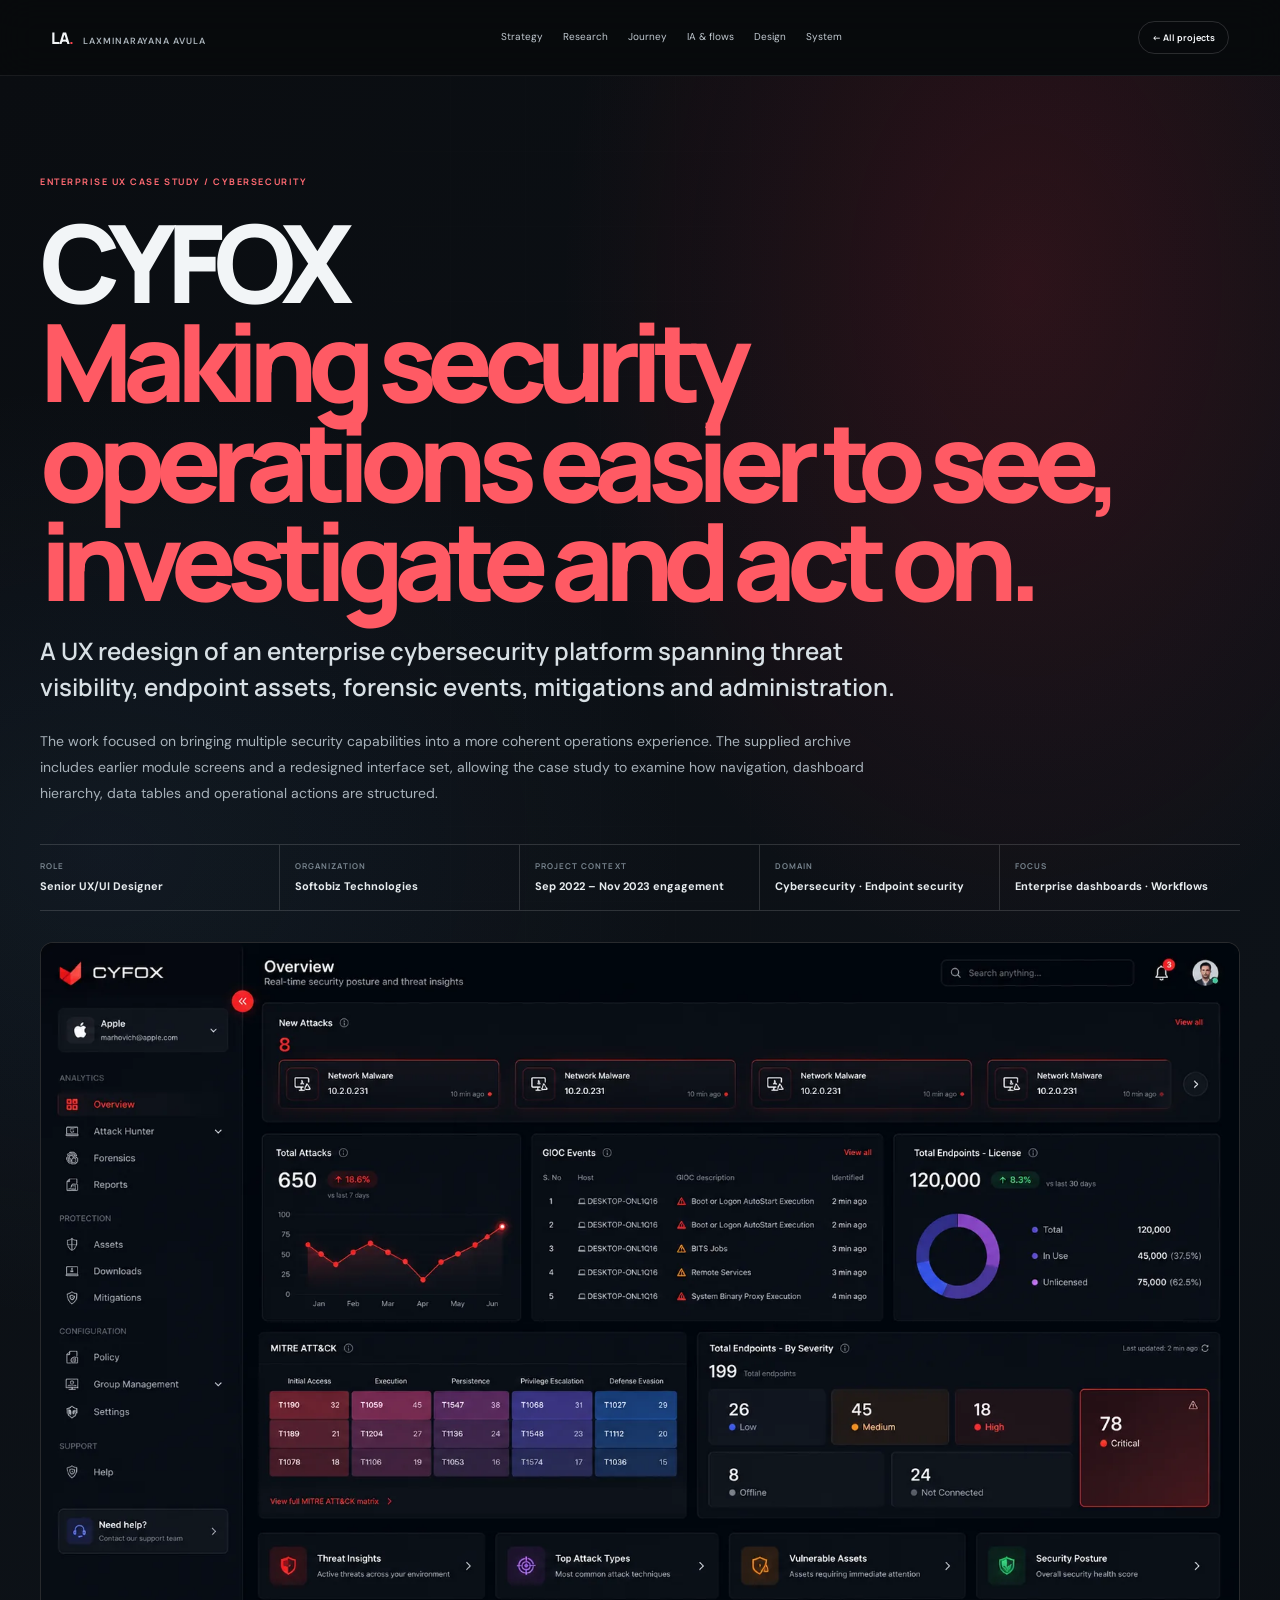
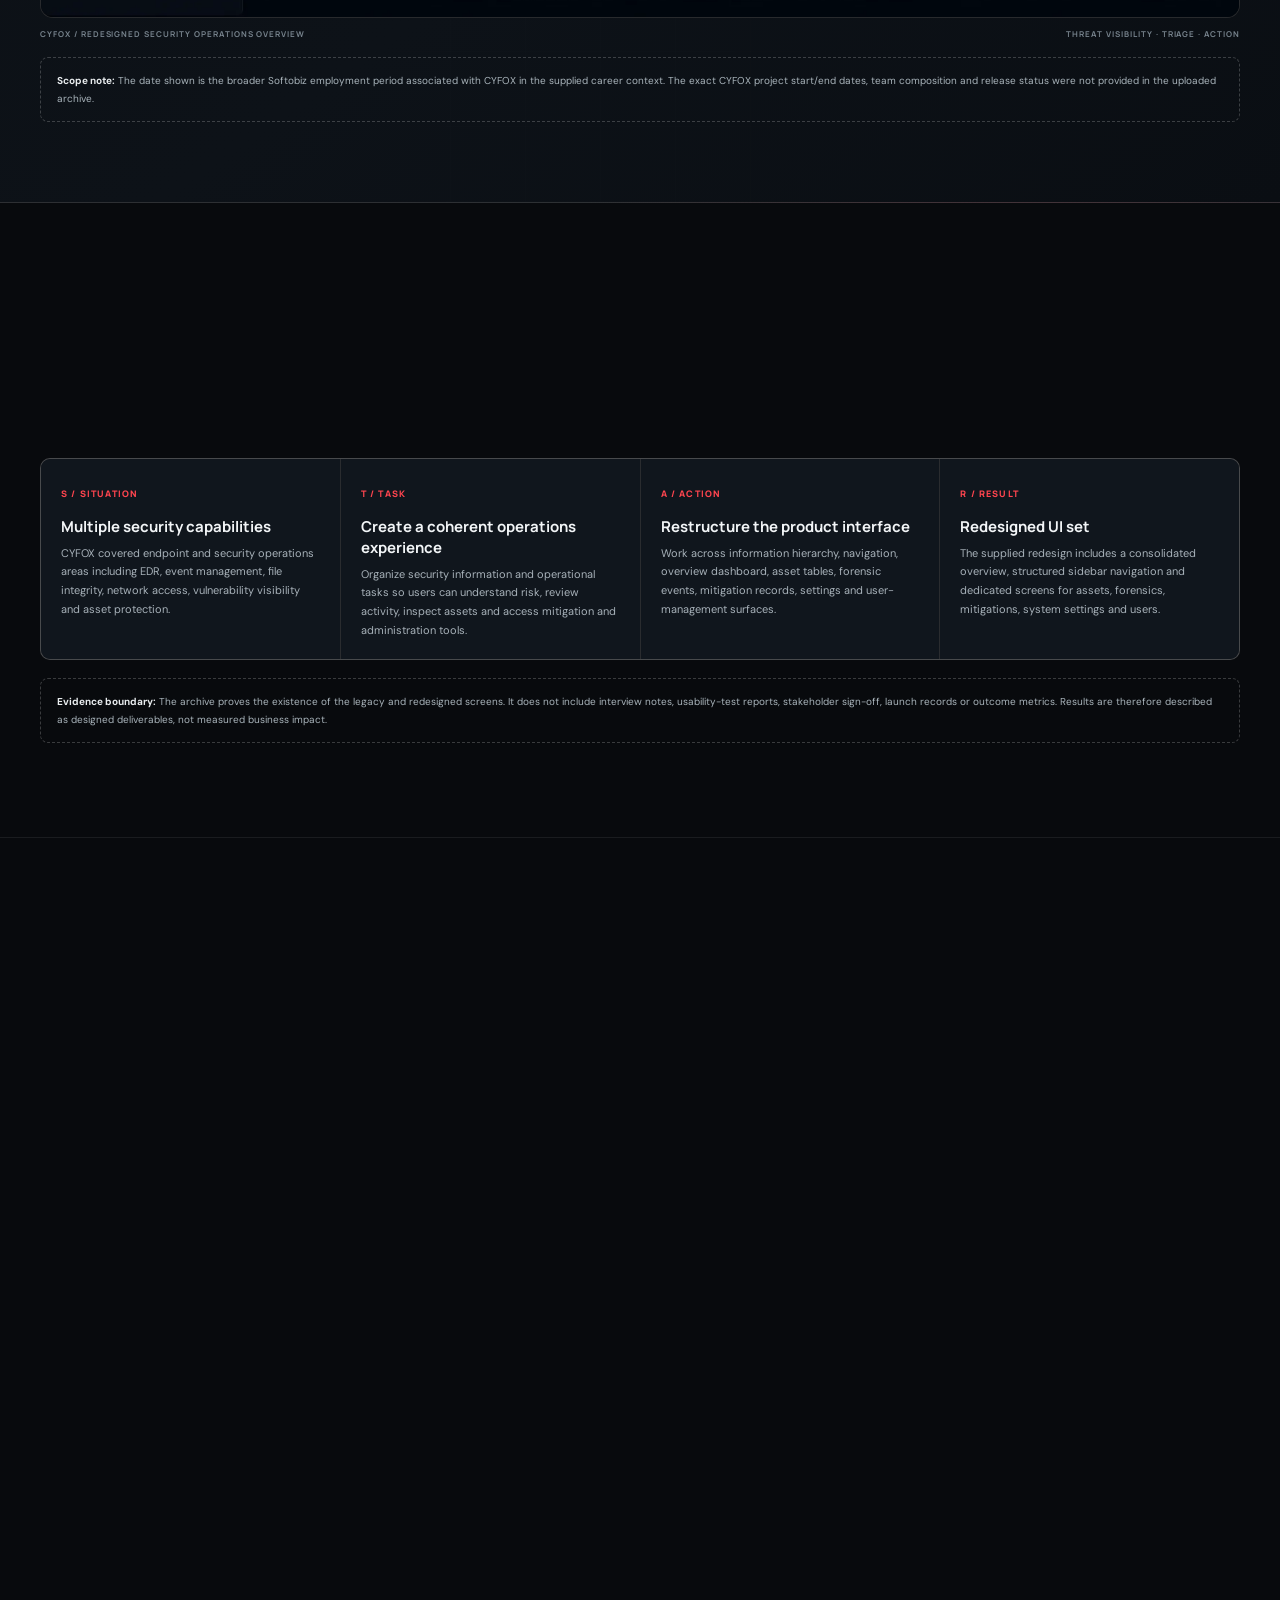
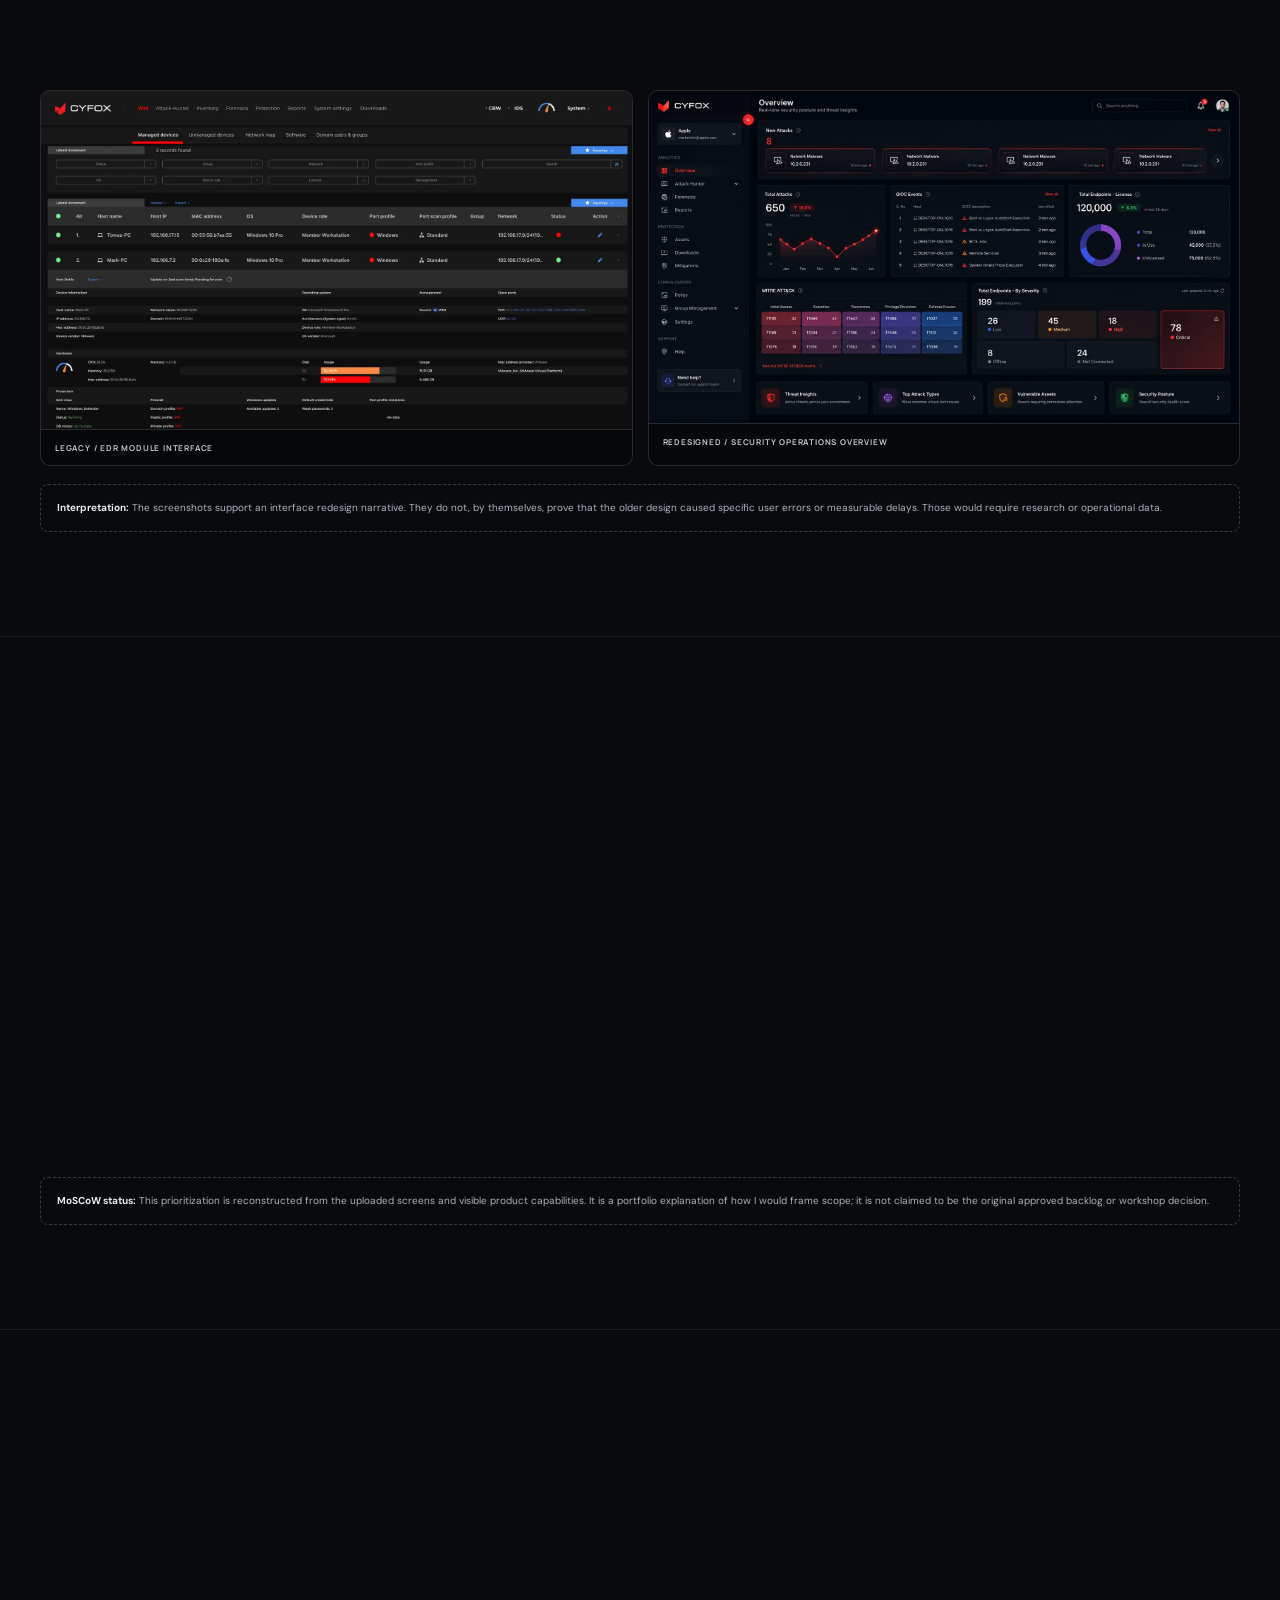
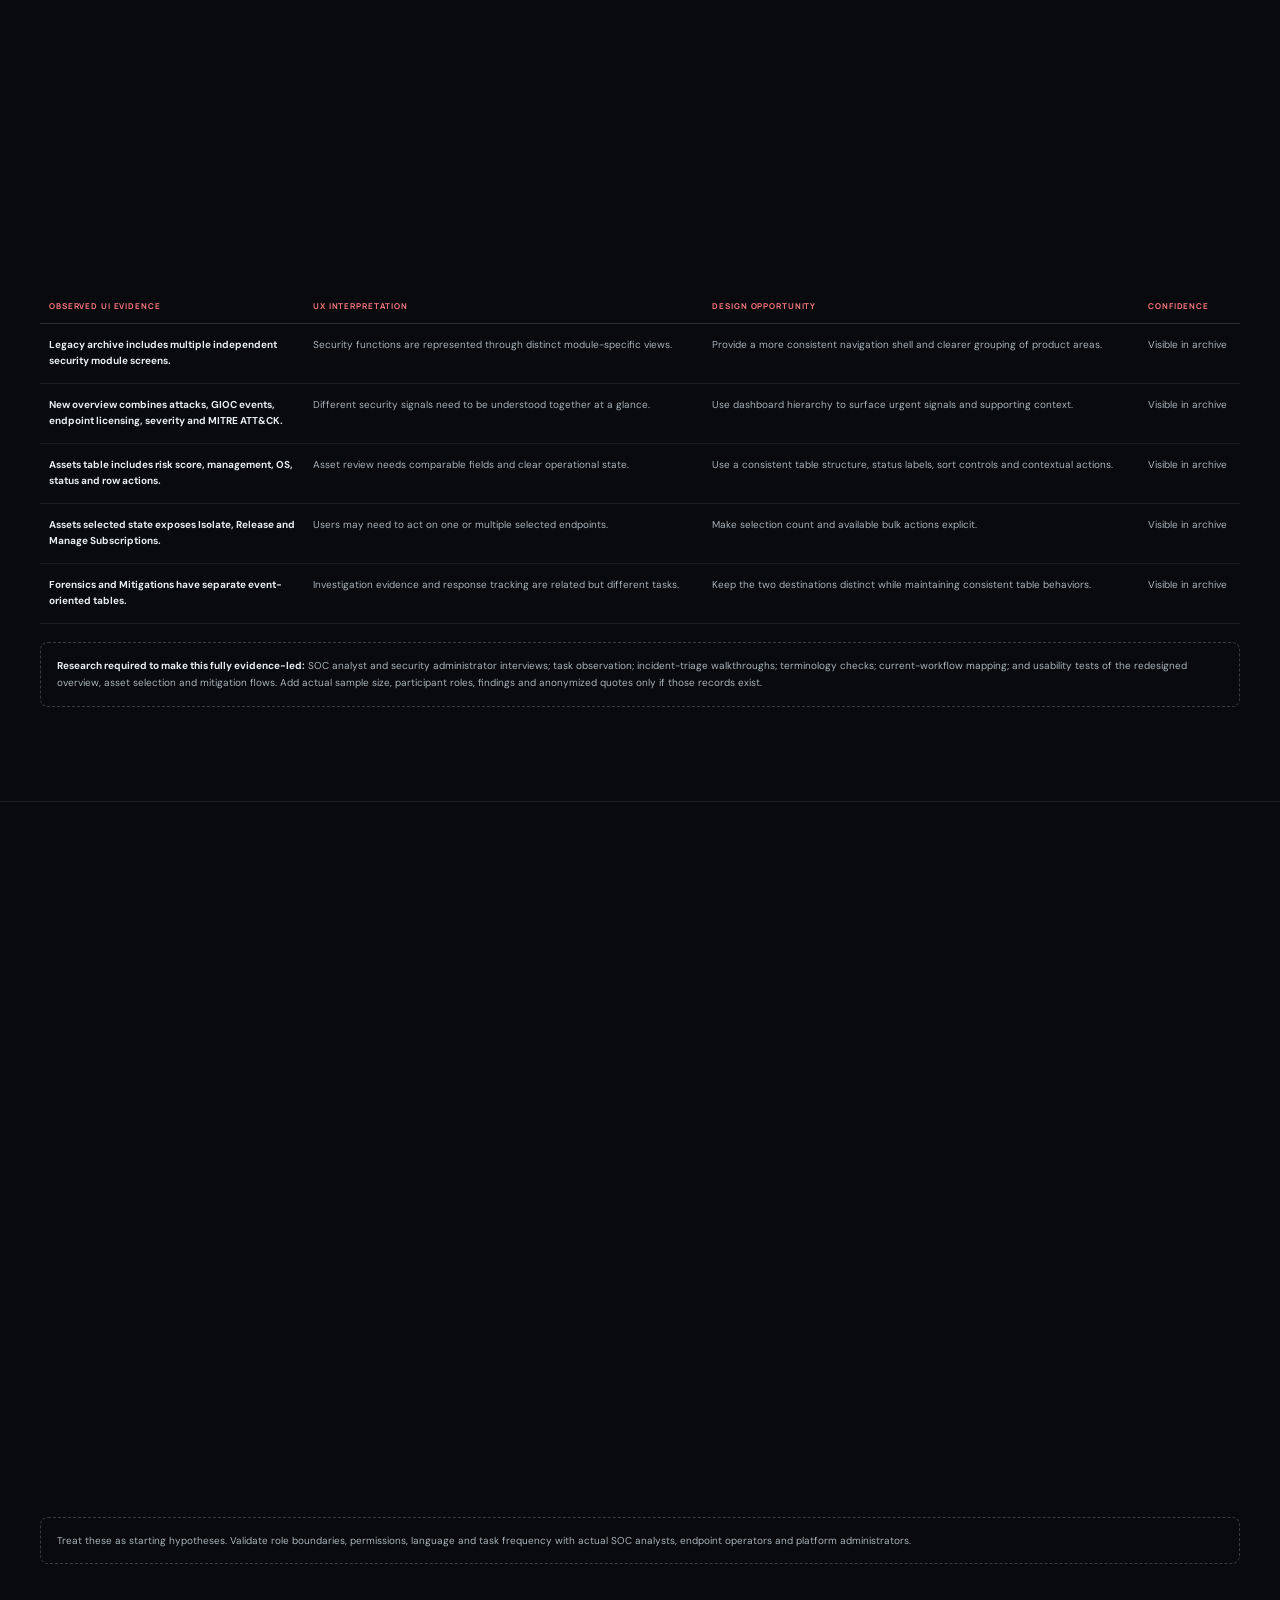
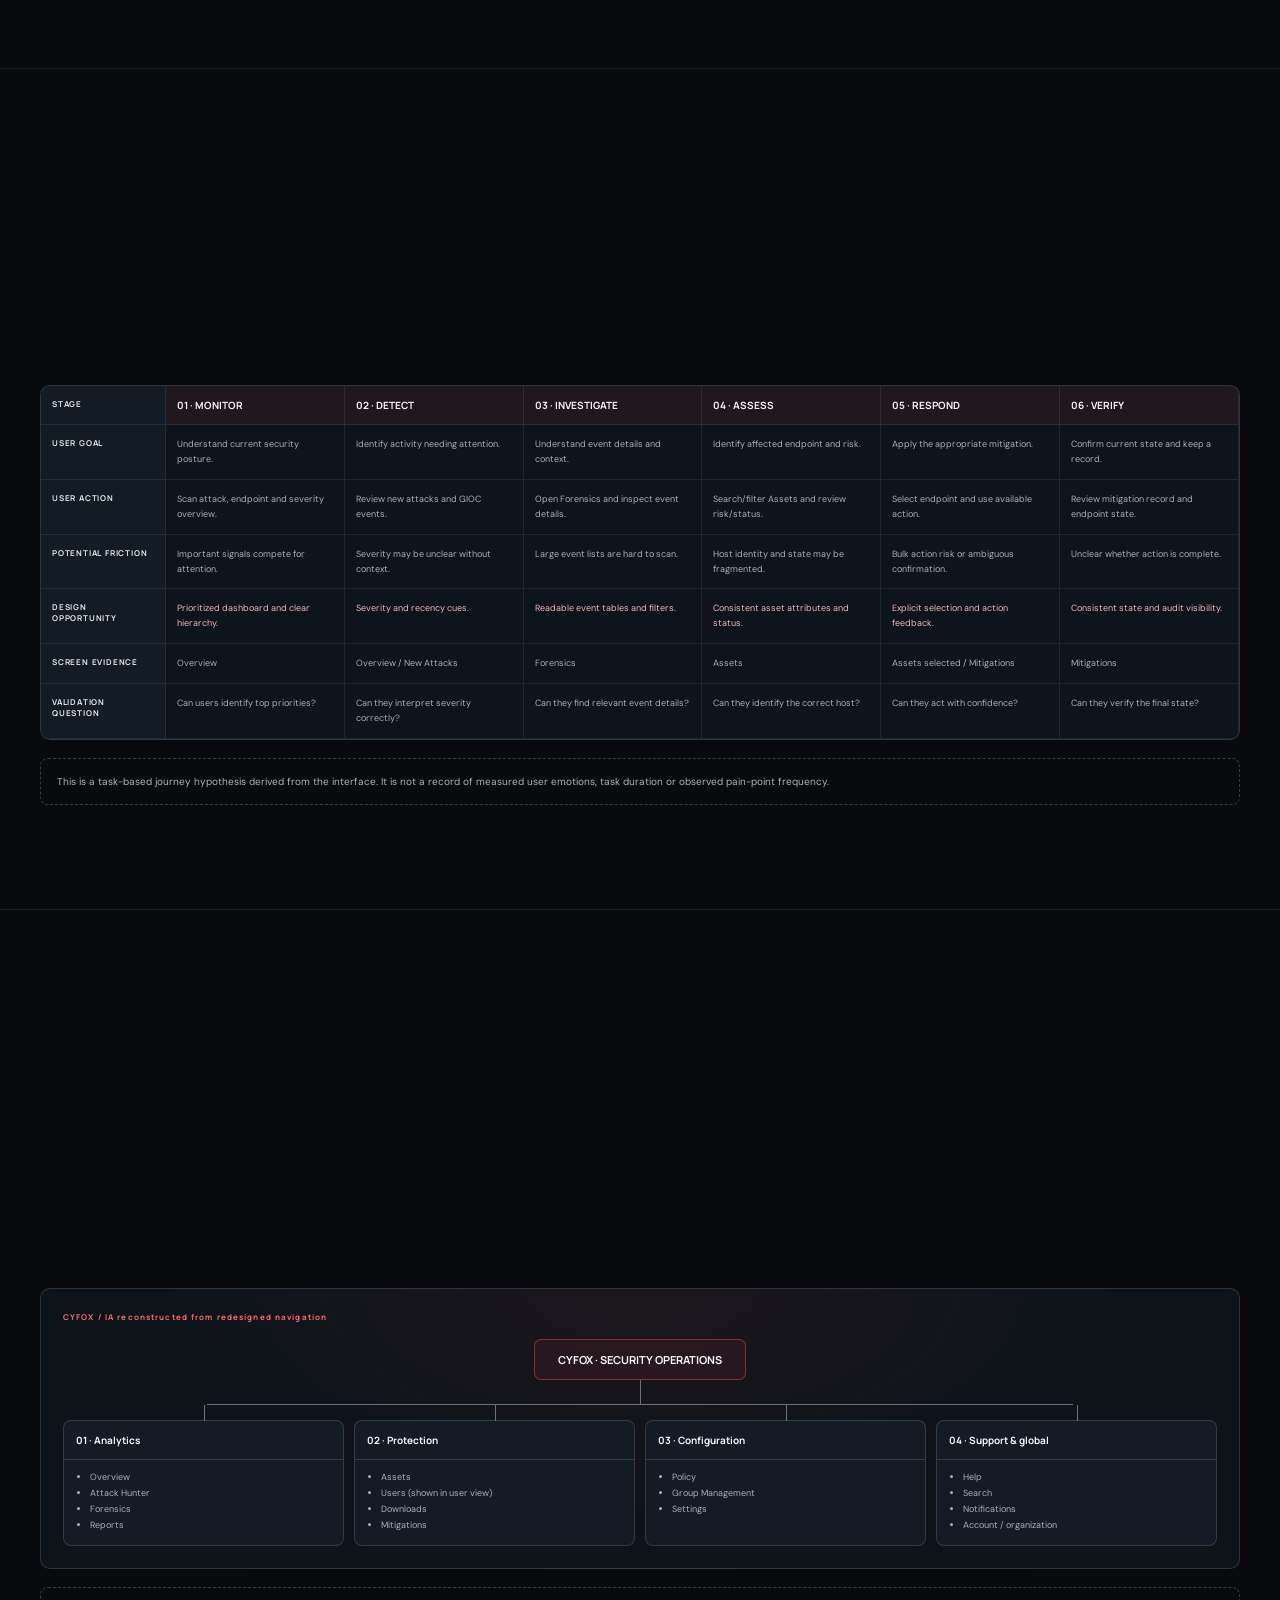
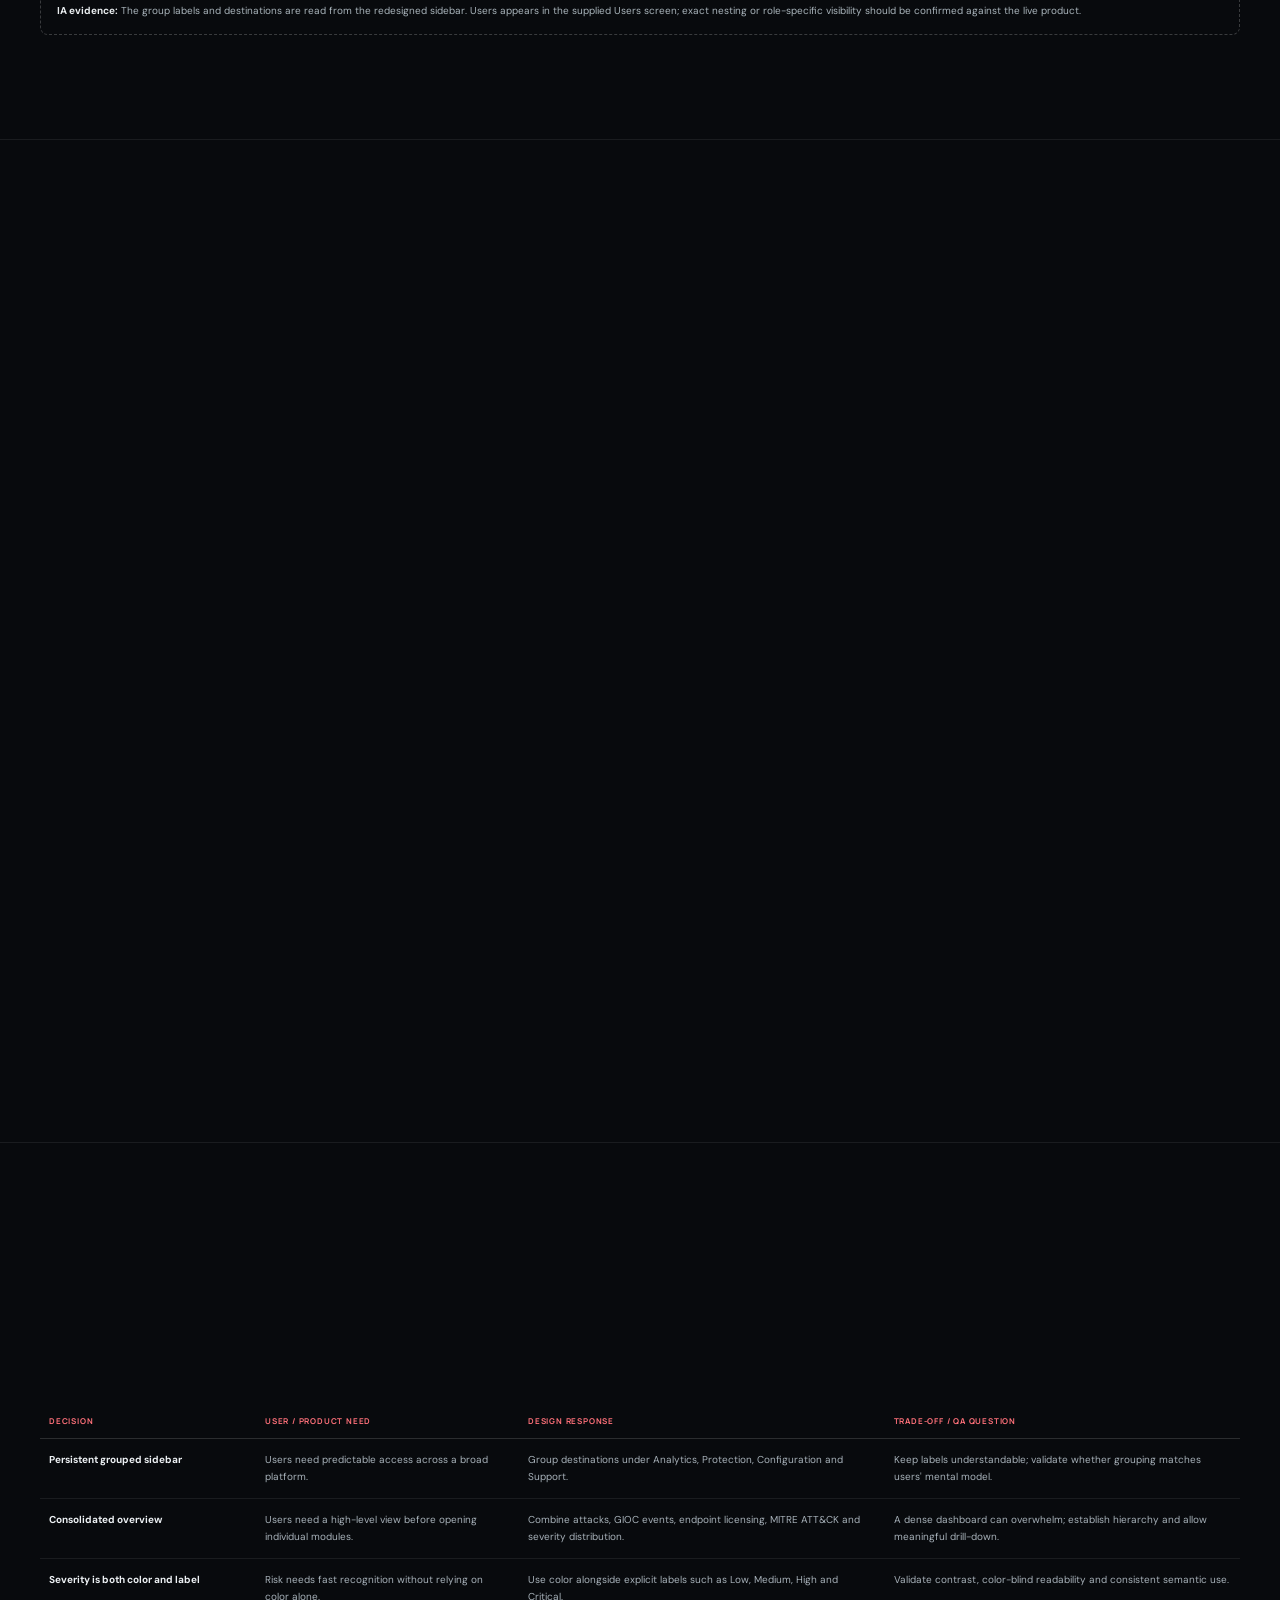
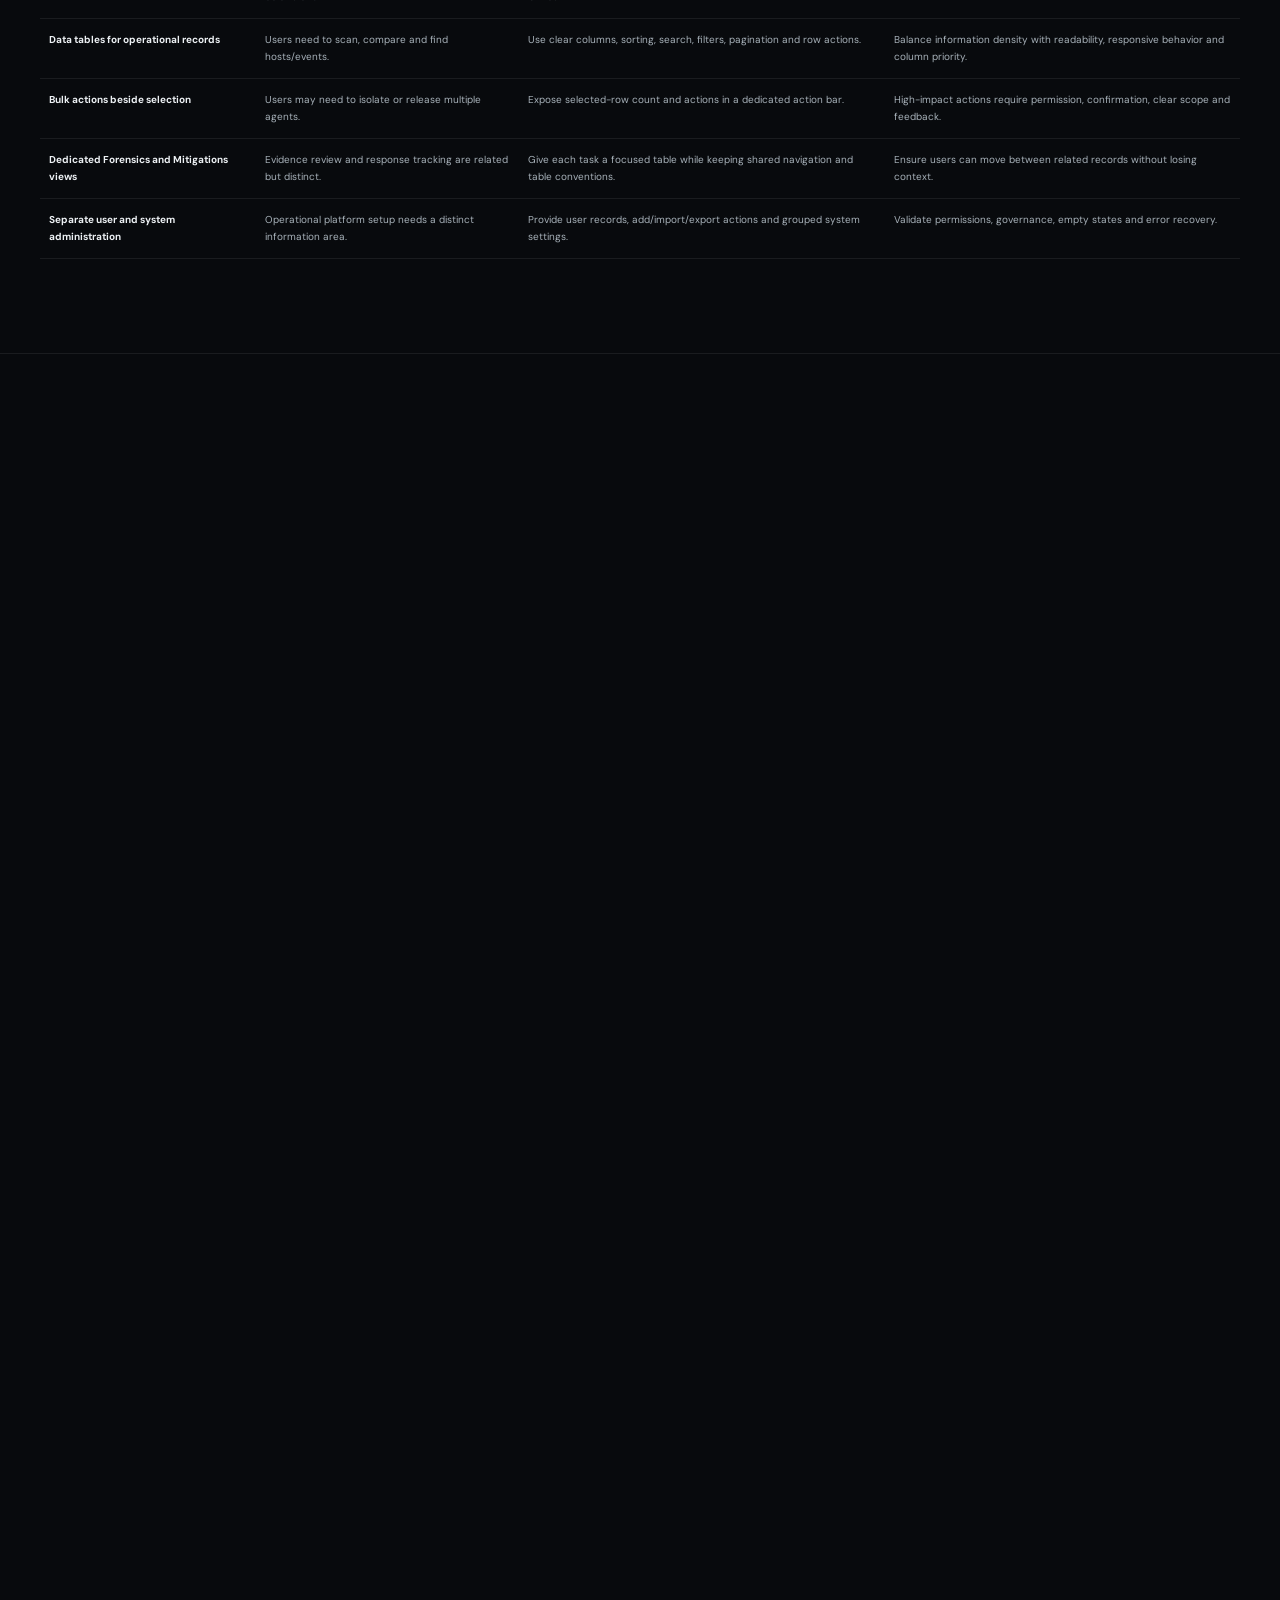
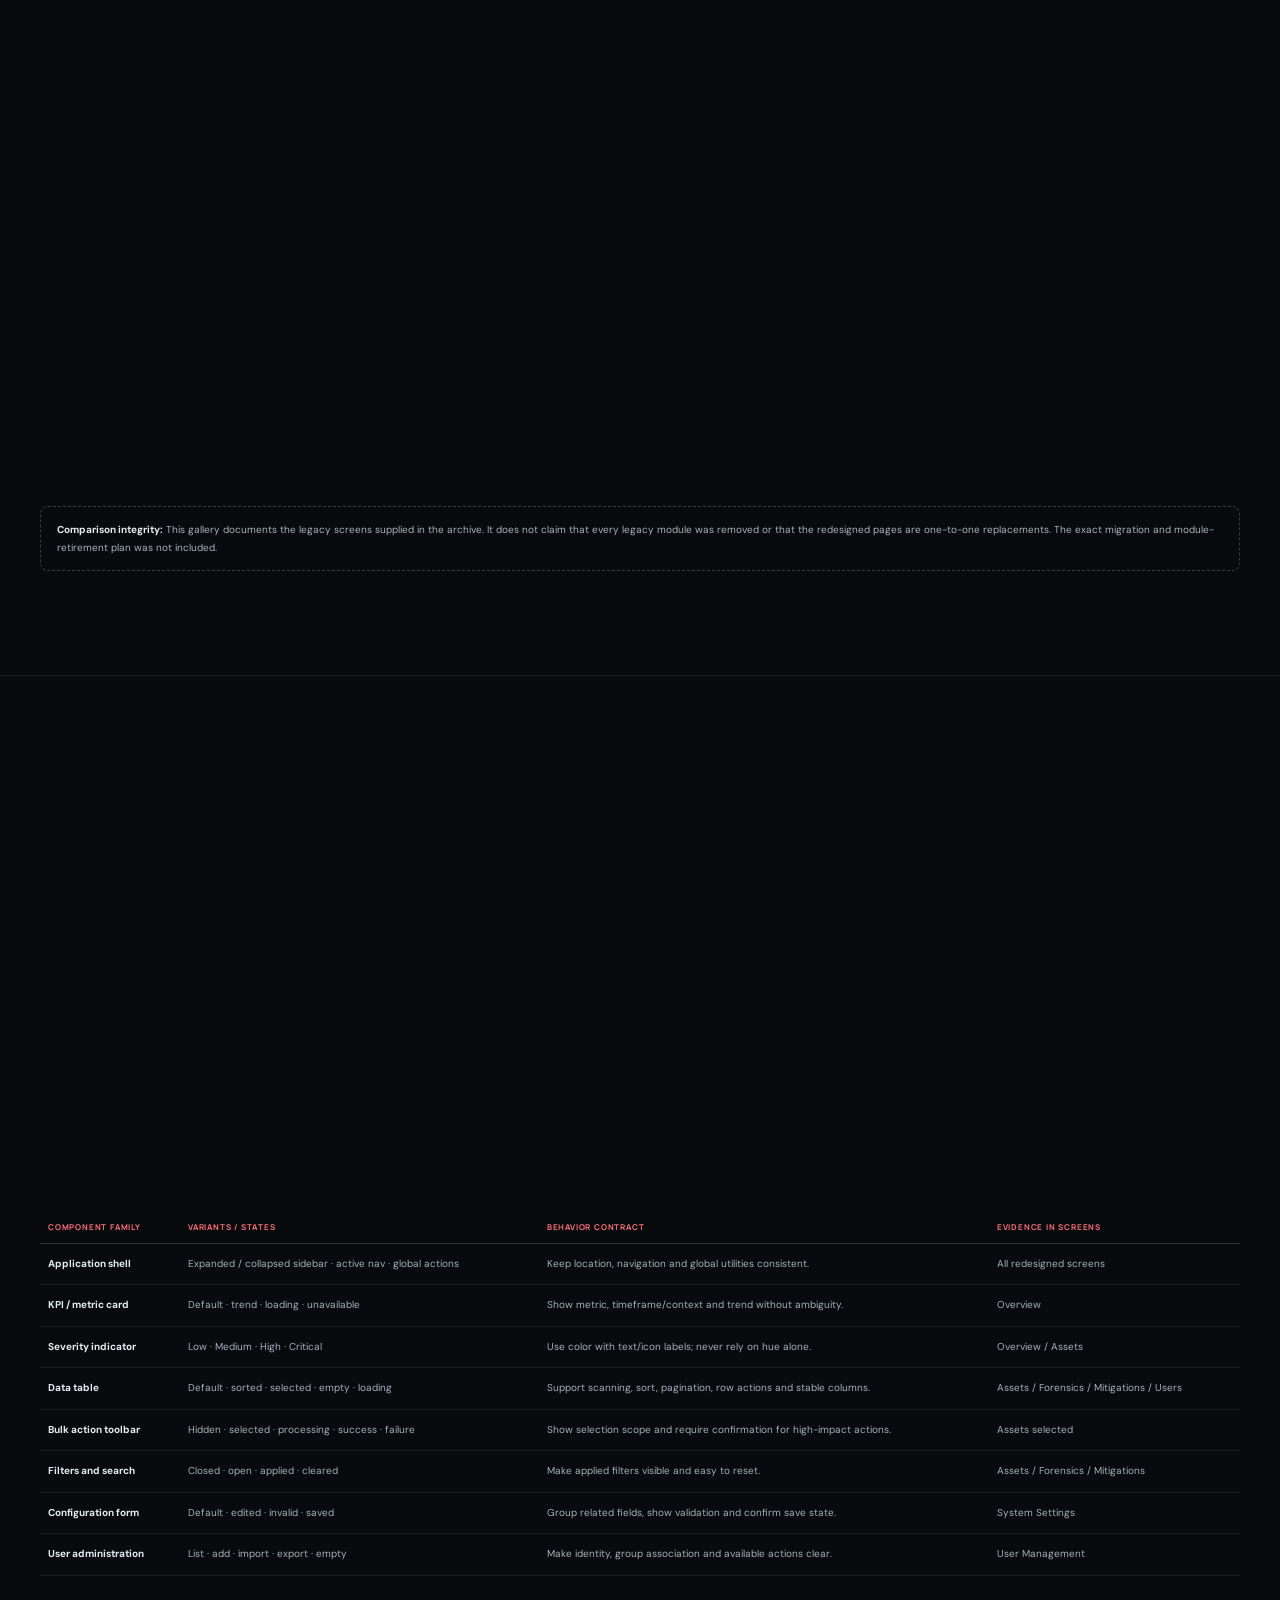
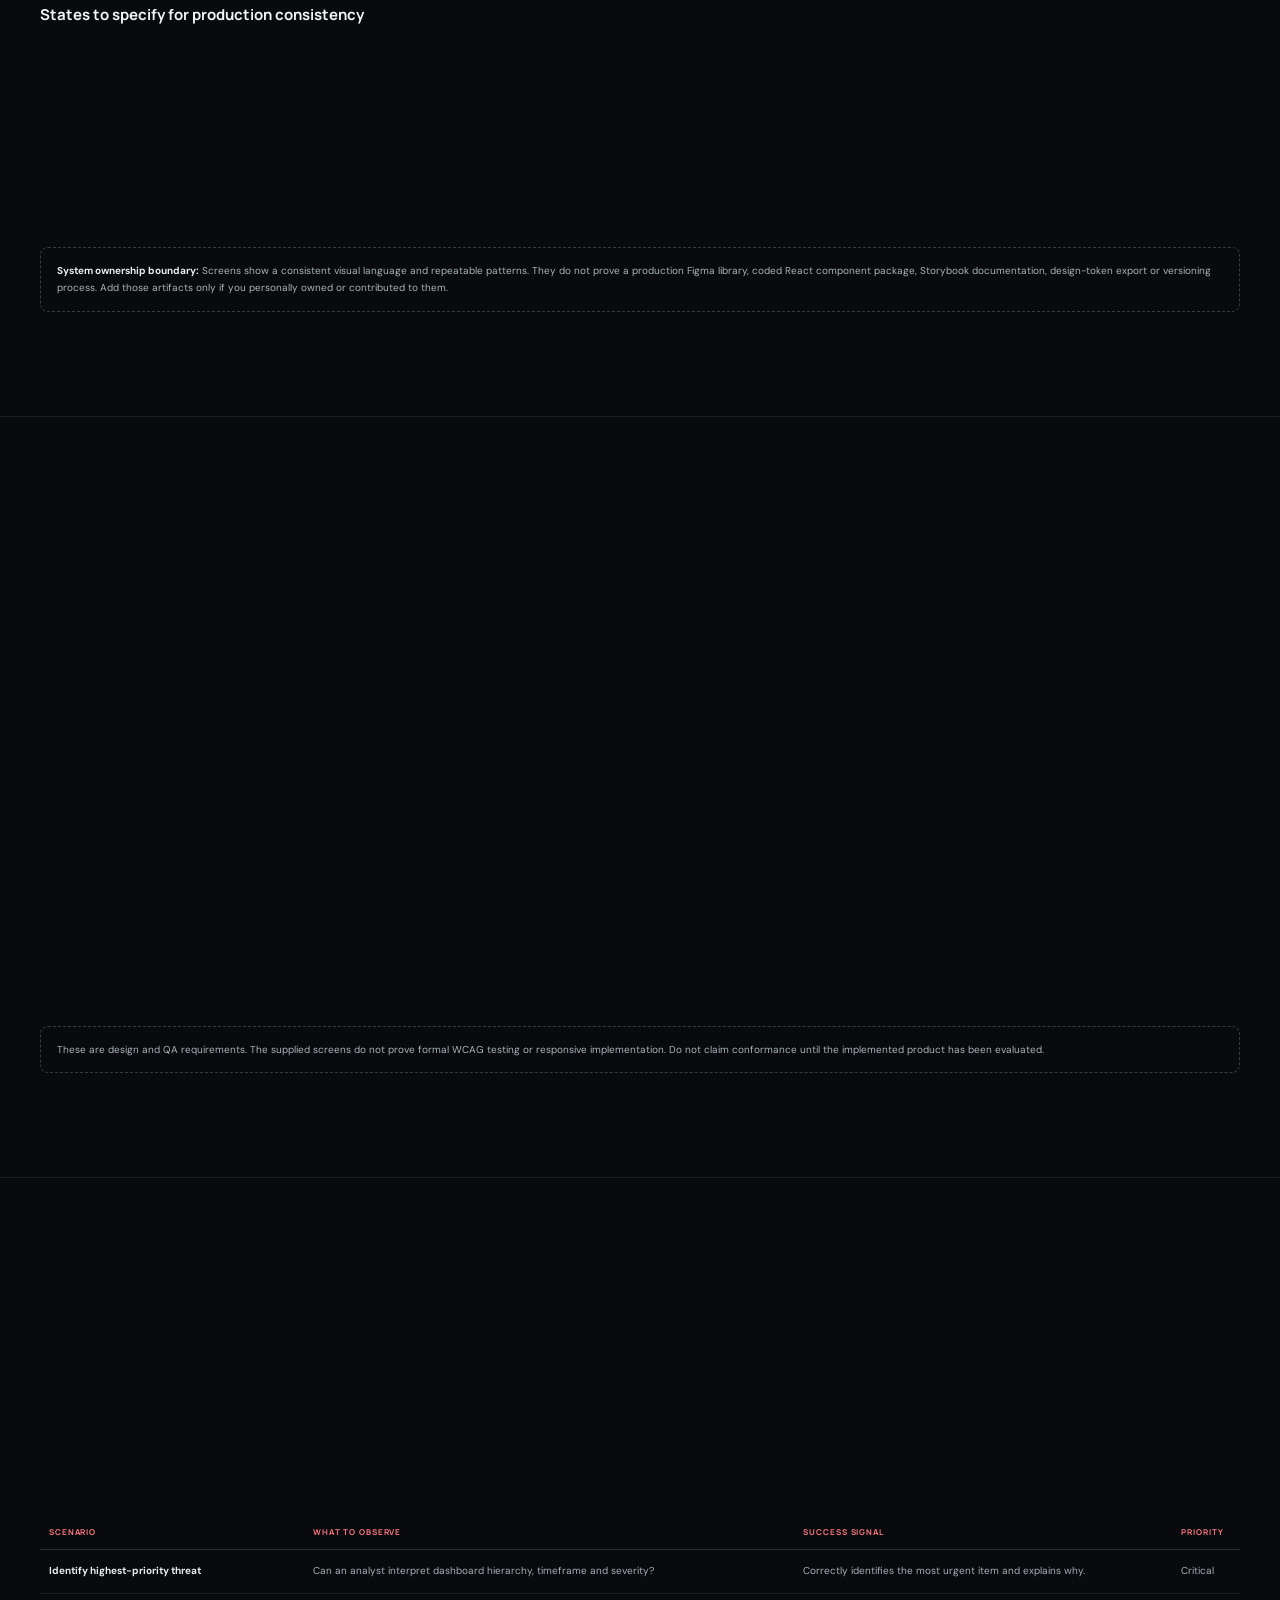
<file: work/cyfox.html>
<!DOCTYPE html>

<html lang="en">
<head>
<meta charset="utf-8"/>
<meta content="width=device-width,initial-scale=1" name="viewport"/>
<meta content="#080a0d" name="theme-color"/>
<meta content="CYFOX — enterprise cybersecurity platform UX redesign case study by Laxminarayana Avula. Explore security operations UX, information architecture, risk dashboards, asset management, forensics, mitigation workflows and design-system thinking." name="description"/>
<title>CYFOX — Enterprise Cybersecurity UX Case Study | Laxminarayana Avula</title>
<link href="https://fonts.googleapis.com" rel="preconnect"/>
<link crossorigin="" href="https://fonts.gstatic.com" rel="preconnect"/>
<link href="https://fonts.googleapis.com/css2?family=DM+Sans:wght@400;500;600;700&amp;family=Manrope:wght@400;500;600;700;800&amp;display=swap" rel="stylesheet"/>
<style>
:root{--bg:#080a0d;--panel:#10151b;--panel2:#151c23;--text:#f2f5f7;--muted:#a7b1b9;--dim:#77838d;--line:rgba(255,255,255,.14);--soft:rgba(255,255,255,.075);--red:#ff454f;--red2:#d91f31;--amber:#f3ad4c;--blue:#62a7ff;--green:#45cf92;--purple:#9b7cff;--max:1200px}
*{box-sizing:border-box}html{scroll-behavior:smooth;scroll-padding-top:92px}body{margin:0;background:var(--bg);color:var(--text);font-family:"DM Sans",sans-serif;line-height:1.65}a{color:inherit;text-decoration:none}img{display:block;max-width:100%}::selection{background:rgba(255,69,79,.25)}
.skip{position:absolute;top:-70px;left:15px;z-index:99;background:#fff;color:#111;padding:10px 14px}.skip:focus{top:15px}
.top{height:76px;position:sticky;top:0;z-index:40;display:flex;align-items:center;justify-content:space-between;padding:0 max(4vw,22px);border-bottom:1px solid var(--soft);background:rgba(8,10,13,.9);backdrop-filter:blur(18px)}
.brand{font:800 16px Manrope;letter-spacing:-.06em}.brand b{color:var(--red)}.nav{display:flex;gap:20px;font-size:10px;color:#c0c9d0}.nav a:hover{color:var(--red)}.back{font:700 9px Manrope;border:1px solid var(--line);border-radius:25px;padding:9px 13px}
.wrap{width:min(calc(100% - 48px),var(--max));margin:auto}
.hero{position:relative;overflow:hidden;padding:90px 0 70px;background:radial-gradient(ellipse at 80% 12%,rgba(221,36,54,.16),transparent 32%),radial-gradient(ellipse at 8% 45%,rgba(64,105,148,.11),transparent 35%),linear-gradient(145deg,#0a0d11,#0d1218 70%,#0a0e13);border-bottom:1px solid var(--line)}
.hero:before{content:"";position:absolute;inset:0;opacity:.13;pointer-events:none;background-image:linear-gradient(rgba(255,255,255,.045) 1px,transparent 1px),linear-gradient(90deg,rgba(255,255,255,.045) 1px,transparent 1px);background-size:75px 75px;mask-image:linear-gradient(90deg,transparent,#000 45%,transparent)}
.hero-in{position:relative;z-index:1}.kicker{font:700 9px Manrope;letter-spacing:.17em;text-transform:uppercase;color:#ff6a72}.hero h1{margin:24px 0 14px;font:800 clamp(58px,9vw,108px)/.92 Manrope;letter-spacing:-.09em}.hero h1 span{display:block;color:#ff5a64}.subhead{max-width:900px;font:600 clamp(18px,2.1vw,24px)/1.5 Manrope;color:#d8e0e5}.intro{max-width:850px;color:var(--muted);font-size:14px;line-height:1.85;margin:17px 0 0}
.meta{display:grid;grid-template-columns:repeat(5,1fr);margin-top:37px;border-top:1px solid var(--line);border-bottom:1px solid var(--line)}.meta>div{padding:15px 15px 15px 0;border-right:1px solid var(--line)}.meta>div+div{padding-left:15px}.meta>div:last-child{border:0}.meta small{display:block;font:700 8px Manrope;color:var(--dim);letter-spacing:.13em;text-transform:uppercase}.meta b{display:block;margin-top:7px;font-size:11px;line-height:1.55;color:#e7ecef}
.hero-image{margin:31px 0 0;border:1px solid var(--line);border-radius:13px;overflow:hidden;background:#05070a}.hero-image img{width:100%;height:auto}.caption-top{display:flex;justify-content:space-between;gap:14px;color:var(--dim);font:700 8px Manrope;letter-spacing:.12em;text-transform:uppercase;margin-top:10px}
.section{padding:94px 0;border-bottom:1px solid var(--soft)}.sec-head{display:grid;grid-template-columns:64px minmax(0,.95fr) minmax(270px,.84fr);gap:24px;align-items:start;margin-bottom:38px}.num{padding-top:8px;font:800 9px Manrope;color:#ff6871;letter-spacing:.14em}h2{font:750 clamp(36px,5vw,62px)/.99 Manrope;letter-spacing:-.075em;margin:0}h2 em{font-style:normal;color:#ff5b65}.sec-intro{margin:4px 0 0;color:var(--muted);font-size:13px;line-height:1.85}
.star{display:grid;grid-template-columns:repeat(4,1fr);gap:1px;border:1px solid var(--line);border-radius:10px;overflow:hidden;background:var(--line)}.star article{padding:20px;background:#10161d}.star b{font:800 9px Manrope;letter-spacing:.13em;color:var(--red)}.star h3{font:700 15px Manrope;margin:10px 0 7px}.star p{font-size:11px;color:var(--muted);line-height:1.7;margin:0}
.note{margin-top:18px;padding:14px 16px;border:1px dashed rgba(255,255,255,.2);border-radius:8px;color:#a9b4bb;font-size:10px;line-height:1.75}.note strong{color:#e9edef}
.grid2{display:grid;grid-template-columns:1fr 1fr;gap:13px}.card{border:1px solid var(--line);border-radius:10px;padding:22px;background:linear-gradient(145deg,rgba(255,255,255,.035),rgba(255,255,255,.01))}.card small{font:700 8px Manrope;color:#ff6871;letter-spacing:.13em}.card h3{font:700 19px Manrope;margin:12px 0 8px}.card p{font-size:12px;line-height:1.8;color:var(--muted);margin:0}
.audit{display:grid;grid-template-columns:repeat(2,1fr);gap:14px}.audit-card{padding:20px;border:1px solid var(--line);border-radius:10px;background:#0d1319}.audit-card .label{font:700 8px Manrope;color:var(--red);letter-spacing:.13em}.audit-card h3{font:700 16px Manrope;margin:10px 0 7px}.audit-card p{font-size:11px;color:var(--muted);line-height:1.7;margin:0}.signal{display:inline-block;margin-top:12px;border:1px solid rgba(255,69,79,.28);color:#ff8d93;padding:3px 7px;border-radius:20px;font:700 8px Manrope}
.compare{display:grid;grid-template-columns:1fr 1fr;gap:15px;margin-top:25px}.compare figure{margin:0;border:1px solid var(--line);border-radius:10px;overflow:hidden;background:#05070a}.compare img{width:100%;height:auto}.compare figcaption{padding:12px 14px;border-top:1px solid var(--line);font:700 8px Manrope;letter-spacing:.1em;text-transform:uppercase;color:#bdc6cc}
.moscow{display:grid;grid-template-columns:repeat(4,1fr);gap:10px}.priority{padding:18px;border:1px solid var(--line);border-radius:10px;background:#10161c}.priority .p{font:800 9px Manrope;letter-spacing:.12em}.must{color:#7ddbb1}.should{color:#6ec7e4}.could{color:#baa8ff}.wont{color:#f1bf6e}.priority h3{font:700 15px Manrope;margin:10px 0}.priority ul{padding-left:15px;margin:0;color:var(--muted);font-size:10px;line-height:1.8}.priority p{border-top:1px solid var(--soft);padding-top:10px;margin:12px 0 0;color:#ced6db;font-size:10px;line-height:1.65}
.research-grid{display:grid;grid-template-columns:repeat(3,1fr);gap:12px}.research{padding:19px;border:1px solid var(--line);border-radius:10px;background:#0e151b}.research small{font:700 8px Manrope;color:#ff6b75;letter-spacing:.13em}.research h3{font:700 15px Manrope;margin:10px 0 7px}.research p{font-size:11px;color:var(--muted);line-height:1.7;margin:0}
.matrix{width:100%;border-collapse:collapse;margin-top:20px;font-size:10px}.matrix th{text-align:left;padding:12px 9px;color:#ff7a82;font:700 8px Manrope;letter-spacing:.11em;text-transform:uppercase;border-bottom:1px solid var(--line)}.matrix td{padding:13px 9px;border-bottom:1px solid var(--soft);color:var(--muted);line-height:1.65;vertical-align:top}.matrix td:first-child{width:22%;font-weight:700;color:#e8edf0}
.personas{display:grid;grid-template-columns:repeat(3,1fr);gap:12px}.persona{border:1px solid var(--line);border-radius:10px;overflow:hidden;background:linear-gradient(145deg,#121a22,#0b1117)}.persona-head{display:flex;justify-content:space-between;padding:13px 16px;border-bottom:1px solid var(--line)}.persona-head span{font:700 8px Manrope;color:#ff7780;letter-spacing:.11em}.persona-head b{font:700 8px Manrope;color:var(--dim)}.persona-body{padding:18px}.persona h3{font:750 19px Manrope;margin:0 0 5px}.persona .context{font-size:10px;color:var(--dim);margin-bottom:13px}.persona blockquote{margin:0;padding:12px;border-left:2px solid var(--red);background:rgba(255,69,79,.06);font-size:11px;line-height:1.65;color:#e3e8ec}.persona dl{margin:14px 0 0}.persona dt{font:700 8px Manrope;color:#ff7780;letter-spacing:.1em;text-transform:uppercase;margin-top:12px}.persona dd{margin:4px 0 0;color:var(--muted);font-size:10px;line-height:1.6}
.journey-wrap{overflow-x:auto;border:1px solid var(--line);border-radius:10px;background:#0d141b}.journey{min-width:1040px;display:grid;grid-template-columns:125px repeat(6,minmax(150px,1fr))}.journey div{padding:12px 11px;border-right:1px solid var(--soft);border-bottom:1px solid var(--soft);color:var(--muted);font-size:9px;line-height:1.65}.journey .rh{background:#121c24;color:#e0e7eb;font:700 8px Manrope;letter-spacing:.1em;text-transform:uppercase}.journey .stage{background:rgba(255,69,79,.08);color:#f2f4f6;font:700 10px Manrope}.journey strong{display:block;color:#e9edf0;margin-bottom:4px;font-size:9px}.journey .opp{color:#f4b5b7}
.diagram{padding:22px;border:1px solid var(--line);border-radius:10px;background:radial-gradient(ellipse at 50% 0,rgba(255,69,79,.07),transparent 57%),#0c1319;overflow-x:auto}.diagram-title{font:700 8px Manrope;color:#ff6972;letter-spacing:.14em;margin-bottom:17px}.root{width:max-content;margin:auto;padding:12px 23px;border:1px solid rgba(255,69,79,.45);border-radius:7px;background:rgba(255,69,79,.07);font:700 11px Manrope}.stem{height:24px;width:1px;background:#69737c;margin:auto}.branches{display:grid;grid-template-columns:repeat(4,minmax(150px,1fr));gap:10px;position:relative;padding-top:16px}.branches:before{content:"";position:absolute;left:12.5%;right:12.5%;top:0;border-top:1px solid #69737c}.branch{position:relative;border:1px solid var(--line);border-radius:8px;background:#131c24}.branch:before{content:"";position:absolute;height:16px;border-left:1px solid #69737c;top:-16px;left:50%}.branch h3{margin:0;padding:12px;border-bottom:1px solid var(--line);font:700 10px Manrope}.branch ul{margin:0;padding:9px 12px 12px 26px;color:var(--muted);font-size:9px;line-height:1.8}
.flowstack{display:grid;gap:13px}.flow{padding:18px;border:1px solid var(--line);border-radius:10px;background:#0e151b}.flow-head{display:flex;justify-content:space-between;gap:12px;margin-bottom:15px}.flow-head b{font:700 12px Manrope}.flow-head span{font:700 8px Manrope;color:#ff777f;letter-spacing:.1em}.nodes{display:flex;align-items:stretch;gap:7px;overflow-x:auto;padding-bottom:5px}.node{min-width:117px;flex:1;padding:11px;border:1px solid rgba(255,255,255,.13);border-radius:7px;background:#141e27}.node small{font:700 7px Manrope;color:#ff7580;letter-spacing:.1em}.node b{display:block;margin-top:7px;font:700 10px Manrope}.node p{font-size:9px;line-height:1.5;color:var(--muted);margin:5px 0 0}.arr{align-self:center;color:#97a2aa;font-size:15px}.branch-note{font-size:9px;line-height:1.65;color:var(--dim);margin:9px 0 0}
.decisions{width:100%;border-collapse:collapse;margin-top:5px}.decisions th{text-align:left;padding:12px 9px;border-bottom:1px solid var(--line);font:700 8px Manrope;color:#ff717a;letter-spacing:.1em;text-transform:uppercase}.decisions td{padding:13px 9px;border-bottom:1px solid var(--soft);color:var(--muted);font-size:10px;line-height:1.65;vertical-align:top}.decisions td:first-child{color:#edf1f4;font-weight:700;width:18%}
.screen{margin:25px 0 0;border:1px solid var(--line);border-radius:10px;overflow:hidden;background:#05070a}.screen img{width:100%;height:auto}.screen figcaption{display:flex;justify-content:space-between;gap:14px;padding:11px 14px;border-top:1px solid var(--line);font:700 8px Manrope;letter-spacing:.1em;text-transform:uppercase;color:#bdc7cd}.screen figcaption span:last-child{color:#ff7b83;text-align:right}.screen-grid{display:grid;grid-template-columns:1fr 1fr;gap:13px;margin-top:13px}.screen-grid .screen{margin:0}.screen-grid figcaption{display:block}.screen-grid figcaption span{display:block}.screen-grid figcaption span+span{margin-top:5px;color:var(--dim)}.caption{color:var(--muted);font-size:11px;line-height:1.8;max-width:850px;margin:11px 0 18px}
.ds-grid{display:grid;grid-template-columns:repeat(3,1fr);gap:11px}.ds{border:1px solid var(--line);border-radius:9px;padding:18px;background:#0e151b}.ds small{font:700 8px Manrope;color:#ff717a;letter-spacing:.12em}.swatches{display:flex;gap:6px;margin:14px 0}.swatches i{height:31px;flex:1;border-radius:4px;border:1px solid rgba(255,255,255,.1)}.ds h3{font:700 13px Manrope;margin:0}.ds p{font-size:10px;line-height:1.7;color:var(--muted);margin:7px 0 0}.type-demo{font:800 31px Manrope;letter-spacing:-.08em;margin:14px 0}.space-demo{height:31px;display:flex;align-items:end;gap:7px;margin:14px 0}.space-demo i{width:10px;background:linear-gradient(#ff606b,#f0a0a4);border-radius:3px}.space-demo i:nth-child(1){height:7px}.space-demo i:nth-child(2){height:12px}.space-demo i:nth-child(3){height:18px}.space-demo i:nth-child(4){height:24px}.space-demo i:nth-child(5){height:30px}
.comp{width:100%;border-collapse:collapse;margin-top:18px}.comp th{text-align:left;color:#ff717a;font:700 8px Manrope;letter-spacing:.1em;text-transform:uppercase;padding:11px 8px;border-bottom:1px solid var(--line)}.comp td{padding:12px 8px;border-bottom:1px solid var(--soft);font-size:10px;line-height:1.65;color:var(--muted);vertical-align:top}.comp td:first-child{font-weight:700;color:#e7edf0}
.states{display:grid;grid-template-columns:repeat(4,1fr);gap:9px;margin-top:15px}.state{padding:13px;border:1px solid var(--line);border-radius:8px;background:#111a22}.state i{display:block;width:21px;height:21px;border-radius:6px;background:rgba(255,69,79,.11);border:1px solid rgba(255,69,79,.3);margin-bottom:9px}.state b{display:block;font:700 10px Manrope}.state span{display:block;margin-top:4px;color:var(--muted);font-size:9px;line-height:1.55}
.impact{display:grid;grid-template-columns:.85fr 1.15fr;gap:42px}.impact h2{font-size:clamp(36px,4.7vw,60px)}.impact-list{border-top:1px solid var(--line)}.impact-list article{padding:14px 0;border-bottom:1px solid var(--soft)}.impact-list b{font:700 11px Manrope}.impact-list p{margin:5px 0 0;font-size:10px;color:var(--muted);line-height:1.7}
.reflection{padding:24px;border:1px solid var(--line);border-radius:10px;background:linear-gradient(135deg,rgba(255,69,79,.07),rgba(255,255,255,.02))}.reflection h3{font:700 19px Manrope;margin:0 0 8px}.reflection p{font-size:11px;line-height:1.8;color:var(--muted);margin:0}
.footer{display:flex;justify-content:space-between;gap:17px;padding:26px 0 38px;color:var(--dim);font-size:9px}.footer a:hover{color:var(--red)}
.reveal{opacity:0;transform:translateY(14px);transition:opacity .55s ease,transform .55s ease}.reveal.visible{opacity:1;transform:none}
@media(max-width:900px){.sec-head{grid-template-columns:42px 1fr}.sec-intro{grid-column:2}.meta{grid-template-columns:repeat(3,1fr)}.meta>div:nth-child(3){border-right:0}.meta>div:nth-child(4){padding-left:0;border-top:1px solid var(--line)}.meta>div:nth-child(5){border-top:1px solid var(--line)}.moscow{grid-template-columns:1fr 1fr}.research-grid{grid-template-columns:1fr 1fr}.branches{grid-template-columns:repeat(2,minmax(150px,1fr))}.impact{grid-template-columns:1fr;gap:25px}}
@media(max-width:620px){.top{height:65px}.nav{display:none}.wrap{width:min(calc(100% - 36px),var(--max))}.hero{padding:66px 0 48px}.hero h1{font-size:clamp(53px,15vw,78px)}.meta{grid-template-columns:1fr 1fr}.meta>div{padding:12px 9px 12px 0}.meta>div+div{padding-left:9px}.meta>div:nth-child(2),.meta>div:nth-child(4){border-right:0}.meta>div:nth-child(3){padding-left:0;border-top:1px solid var(--line)}.meta>div:nth-child(4){border-top:1px solid var(--line)}.meta>div:nth-child(5){grid-column:1/-1;border-top:1px solid var(--line);padding-left:0}.section{padding:70px 0}.sec-head{gap:12px;margin-bottom:28px}.sec-head h2{font-size:36px}.sec-intro{font-size:11px}.star,.grid2,.audit,.compare,.personas,.screen-grid,.ds-grid{grid-template-columns:1fr}.moscow{grid-template-columns:1fr}.research-grid{grid-template-columns:1fr}.journey{min-width:1040px}.branches{grid-template-columns:repeat(2,145px)}.screen figcaption{display:block;line-height:1.6}.screen figcaption span{display:block}.screen figcaption span:last-child{text-align:left;margin-top:5px}.states{grid-template-columns:1fr 1fr}.footer{flex-direction:column}}
@media(prefers-reduced-motion:reduce){html{scroll-behavior:auto}.reveal{opacity:1;transform:none;transition:none}}
</style>
</head>
<body>
<a class="skip" href="#main">Skip to case study</a>
<header class="top">
<a class="brand" href="../index.html">LA<b>.</b> <span style="font:600 9px 'DM Sans';letter-spacing:.1em;color:#aab4bb;margin-left:8px">LAXMINARAYANA AVULA</span></a>
<nav aria-label="Case study navigation" class="nav"><a href="#strategy">Strategy</a><a href="#research">Research</a><a href="#journey">Journey</a><a href="#ia">IA &amp; flows</a><a href="#design">Design</a><a href="#system">System</a></nav>
<a class="back" href="../index.html#work">← All projects</a>
</header>
<main id="main">
<section class="hero">
<div class="wrap hero-in">
<p class="kicker">ENTERPRISE UX CASE STUDY / CYBERSECURITY</p>
<h1>CYFOX<span>Making security operations easier to see, investigate and act on.</span></h1>
<p class="subhead">A UX redesign of an enterprise cybersecurity platform spanning threat visibility, endpoint assets, forensic events, mitigations and administration.</p>
<p class="intro">The work focused on bringing multiple security capabilities into a more coherent operations experience. The supplied archive includes earlier module screens and a redesigned interface set, allowing the case study to examine how navigation, dashboard hierarchy, data tables and operational actions are structured.</p>
<div class="meta">
<div><small>Role</small><b>Senior UX/UI Designer</b></div>
<div><small>Organization</small><b>Softobiz Technologies</b></div>
<div><small>Project context</small><b>Sep 2022 – Nov 2023 engagement</b></div>
<div><small>Domain</small><b>Cybersecurity · Endpoint security</b></div>
<div><small>Focus</small><b>Enterprise dashboards · Workflows</b></div>
</div>
<figure class="hero-image"><img alt="CYFOX redesigned security operations overview dashboard showing attack activity, GIOC events, endpoint license and severity, and MITRE ATT&amp;CK information" decoding="async" fetchpriority="high" loading="eager" src="../assets/cyfox/redesigned/overview.webp"/></figure>
<div class="caption-top"><span>CYFOX / Redesigned security operations overview</span><span>Threat visibility · triage · action</span></div>
<p class="note"><strong>Scope note:</strong> The date shown is the broader Softobiz employment period associated with CYFOX in the supplied career context. The exact CYFOX project start/end dates, team composition and release status were not provided in the uploaded archive.</p>
</div>
</section>
<section class="section" id="strategy">
<div class="wrap">
<div class="sec-head"><span class="num">01 / EXECUTIVE SUMMARY</span><h2>The story in<br/><em>STAR format.</em></h2><p class="sec-intro">A hiring manager should understand the product challenge, your responsibility, your decisions and the visible deliverables before exploring the detailed UX process.</p></div>
<div class="star">
<article><b>S / SITUATION</b><h3>Multiple security capabilities</h3><p>CYFOX covered endpoint and security operations areas including EDR, event management, file integrity, network access, vulnerability visibility and asset protection.</p></article>
<article><b>T / TASK</b><h3>Create a coherent operations experience</h3><p>Organize security information and operational tasks so users can understand risk, review activity, inspect assets and access mitigation and administration tools.</p></article>
<article><b>A / ACTION</b><h3>Restructure the product interface</h3><p>Work across information hierarchy, navigation, overview dashboard, asset tables, forensic events, mitigation records, settings and user-management surfaces.</p></article>
<article><b>R / RESULT</b><h3>Redesigned UI set</h3><p>The supplied redesign includes a consolidated overview, structured sidebar navigation and dedicated screens for assets, forensics, mitigations, system settings and users.</p></article>
</div>
<div class="note"><strong>Evidence boundary:</strong> The archive proves the existence of the legacy and redesigned screens. It does not include interview notes, usability-test reports, stakeholder sign-off, launch records or outcome metrics. Results are therefore described as designed deliverables, not measured business impact.</div>
</div>
</section>
<section class="section" id="context">
<div class="wrap">
<div class="sec-head"><span class="num">02 / PRODUCT CONTEXT</span><h2>Security teams need<br/><em>clarity under pressure.</em></h2><p class="sec-intro">Security operations interfaces bring together many kinds of information: endpoints, events, severity, investigation context, configuration and response actions. The design challenge is to help users move between those views without losing the operational thread.</p></div>
<div class="grid2">
<article class="card"><small>PRODUCT COMPLEXITY</small><h3>Multiple modules, one security environment</h3><p>The legacy archive shows separate surfaces for EDR, Event Manager, FIM, NAC, vulnerabilities, weak passwords, cloud and security wall-style monitoring. Each view represents a different part of the security picture.</p></article>
<article class="card"><small>UX COMPLEXITY</small><h3>From seeing risk to taking action</h3><p>The redesigned set makes threat overview, endpoint assets, forensic events and mitigations distinct destinations, while keeping them within one persistent product navigation model.</p></article>
</div>
<div class="audit" style="margin-top:18px">
<article class="audit-card"><span class="label">OBSERVATION 01</span><h3>Module fragmentation</h3><p>Legacy screens expose different security modules and data views. A user may need to move between these areas to build an operational picture.</p><span class="signal">Visible in legacy screens</span></article>
<article class="audit-card"><span class="label">OBSERVATION 02</span><h3>Dense security data</h3><p>Tables, event descriptions, endpoint records and configuration details require scanning, filtering and comparison.</p><span class="signal">Visible in legacy and new screens</span></article>
<article class="audit-card"><span class="label">OBSERVATION 03</span><h3>Risk needs hierarchy</h3><p>The redesigned overview gives prominent space to attack activity, GIOC events, endpoint license and severity distribution.</p><span class="signal">Visible in redesigned overview</span></article>
<article class="audit-card"><span class="label">OBSERVATION 04</span><h3>Operational actions need context</h3><p>The redesigned Assets screen places multi-select actions—Isolate, Release and Manage Subscriptions—near the selected asset set.</p><span class="signal">Visible in redesigned Assets</span></article>
</div>
<div class="compare">
<figure><img alt="Earlier CYFOX EDR interface showing legacy security data layout" decoding="async" loading="lazy" src="../assets/cyfox/legacy/edr.webp"/><figcaption>Legacy / EDR module interface</figcaption></figure>
<figure><img alt="Redesigned CYFOX overview with consolidated threat and endpoint dashboard" decoding="async" loading="lazy" src="../assets/cyfox/redesigned/overview.webp"/><figcaption>Redesigned / Security operations overview</figcaption></figure>
</div>
<p class="note"><strong>Interpretation:</strong> The screenshots support an interface redesign narrative. They do not, by themselves, prove that the older design caused specific user errors or measurable delays. Those would require research or operational data.</p>
</div>
</section>
<section class="section" id="moscow">
<div class="wrap">
<div class="sec-head"><span class="num">03 / PRODUCT SCOPE</span><h2>Prioritize the work<br/><em>with MoSCoW.</em></h2><p class="sec-intro">MoSCoW helps focus a complex platform redesign around the capabilities required for daily security operations, while separating supporting enhancements from longer-term ideas.</p></div>
<div class="moscow">
<article class="priority"><span class="p must">MUST HAVE</span><h3>Operational essentials</h3><ul><li>Security overview dashboard</li><li>Asset inventory and status</li><li>Forensic event visibility</li><li>Mitigation status and actions</li><li>Clear product navigation</li></ul><p>Without these, users cannot orient themselves, inspect endpoint context or follow security actions.</p></article>
<article class="priority"><span class="p should">SHOULD HAVE</span><h3>Efficiency and control</h3><ul><li>Search, filters and refresh</li><li>Sorting and pagination</li><li>Bulk asset selection/actions</li><li>User management</li><li>System and policy settings</li></ul><p>These capabilities support repeated operational and administrative tasks across the platform.</p></article>
<article class="priority"><span class="p could">COULD HAVE</span><h3>Workflow accelerators</h3><ul><li>Saved filter views</li><li>Custom dashboard layouts</li><li>Richer alert drill-down</li><li>Bulk action confirmation patterns</li><li>Contextual help and guidance</li></ul><p>Potential enhancements to investigate after the core inventory, triage and mitigation workflows are dependable.</p></article>
<article class="priority"><span class="p wont">WON'T HAVE · PROPOSED V1</span><h3>Out of initial focus</h3><ul><li>Social collaboration feed</li><li>Unrelated productivity modules</li><li>Decorative data visualizations</li><li>Unvalidated predictive features</li></ul><p>Proposed non-goals to protect the security-operations focus; not recorded as an approved stakeholder decision.</p></article>
</div>
<p class="note"><strong>MoSCoW status:</strong> This prioritization is reconstructed from the uploaded screens and visible product capabilities. It is a portfolio explanation of how I would frame scope; it is not claimed to be the original approved backlog or workshop decision.</p>
</div>
</section>
<section class="section" id="research">
<div class="wrap">
<div class="sec-head"><span class="num">04 / RESEARCH &amp; SYNTHESIS</span><h2>Understand workflows<br/><em>before choosing layouts.</em></h2><p class="sec-intro">The available evidence supports a structured interface audit and task analysis. The archive does not contain raw user interviews, participant profiles or test results, so the research approach is presented honestly as an audit and a validation framework—not as completed user research.</p></div>
<div class="research-grid">
<article class="research"><small>01 / INTERFACE AUDIT</small><h3>Inventory existing modules</h3><p>Review the legacy EDR, Event Manager, FIM, NAC, Vulnerability, Weak Passwords, Cloud and monitoring screens to understand the information domains and repeated UI patterns.</p></article>
<article class="research"><small>02 / TASK ANALYSIS</small><h3>Map operational intent</h3><p>Identify the major jobs visible in the redesigned product: monitor security posture, inspect assets, review forensic events, track mitigation state and administer users/settings.</p></article>
<article class="research"><small>03 / DESIGN SYNTHESIS</small><h3>Translate observations into design priorities</h3><p>Group the interface needs around orientation, risk visibility, data inspection, bulk action, configuration and support.</p></article>
</div>
<div class="matrix-scroll" style="overflow-x:auto">
<table class="matrix">
<thead><tr><th>Observed UI evidence</th><th>UX interpretation</th><th>Design opportunity</th><th>Confidence</th></tr></thead>
<tbody>
<tr><td>Legacy archive includes multiple independent security module screens.</td><td>Security functions are represented through distinct module-specific views.</td><td>Provide a more consistent navigation shell and clearer grouping of product areas.</td><td>Visible in archive</td></tr>
<tr><td>New overview combines attacks, GIOC events, endpoint licensing, severity and MITRE ATT&amp;CK.</td><td>Different security signals need to be understood together at a glance.</td><td>Use dashboard hierarchy to surface urgent signals and supporting context.</td><td>Visible in archive</td></tr>
<tr><td>Assets table includes risk score, management, OS, status and row actions.</td><td>Asset review needs comparable fields and clear operational state.</td><td>Use a consistent table structure, status labels, sort controls and contextual actions.</td><td>Visible in archive</td></tr>
<tr><td>Assets selected state exposes Isolate, Release and Manage Subscriptions.</td><td>Users may need to act on one or multiple selected endpoints.</td><td>Make selection count and available bulk actions explicit.</td><td>Visible in archive</td></tr>
<tr><td>Forensics and Mitigations have separate event-oriented tables.</td><td>Investigation evidence and response tracking are related but different tasks.</td><td>Keep the two destinations distinct while maintaining consistent table behaviors.</td><td>Visible in archive</td></tr>
</tbody>
</table>
</div>
<div class="note"><strong>Research required to make this fully evidence-led:</strong> SOC analyst and security administrator interviews; task observation; incident-triage walkthroughs; terminology checks; current-workflow mapping; and usability tests of the redesigned overview, asset selection and mitigation flows. Add actual sample size, participant roles, findings and anonymized quotes only if those records exist.</div>
</div>
</section>
<section class="section" id="users">
<div class="wrap">
<div class="sec-head"><span class="num">05 / USERS &amp; JTBD</span><h2>Design for the jobs<br/><em>security teams perform.</em></h2><p class="sec-intro">The screens suggest several task types. These are proto-personas based on the interface and common security-operation responsibilities—not validated user segments or research personas.</p></div>
<div class="personas">
<article class="persona"><div class="persona-head"><span>PROTO-PERSONA 01</span><b>MONITOR &amp; TRIAGE</b></div><div class="persona-body"><h3>SOC Analyst</h3><p class="context">Primary job: understand threats and prioritize investigation.</p><blockquote>“Show me what needs attention first, and let me get from an alert to the related evidence.”</blockquote><dl><dt>JTBD</dt><dd>When security activity changes, help me see severity and investigate the relevant event quickly.</dd><dt>Potential friction</dt><dd>Too many metrics, unclear severity, disconnected event and asset context.</dd><dt>Design opportunity</dt><dd>Prioritized overview, readable GIOC events, risk and severity indicators, direct drill-down.</dd></dl></div></article>
<article class="persona"><div class="persona-head"><span>PROTO-PERSONA 02</span><b>INVESTIGATE &amp; RESPOND</b></div><div class="persona-body"><h3>Security Administrator</h3><p class="context">Primary job: inspect endpoint state and coordinate response.</p><blockquote>“Help me identify the right endpoint, understand its state and apply the appropriate action.”</blockquote><dl><dt>JTBD</dt><dd>When an asset is at risk, help me inspect its context and track containment or mitigation.</dd><dt>Potential friction</dt><dd>Unclear asset identity, inconsistent status labels, risky bulk actions.</dd><dt>Design opportunity</dt><dd>Asset inventory, explicit status, selection controls and visible action bar.</dd></dl></div></article>
<article class="persona"><div class="persona-head"><span>PROTO-PERSONA 03</span><b>CONFIGURE &amp; GOVERN</b></div><div class="persona-body"><h3>Platform Administrator</h3><p class="context">Primary job: maintain system, user and group configuration.</p><blockquote>“Let me manage access and settings without losing the structure of the security platform.”</blockquote><dl><dt>JTBD</dt><dd>When the environment changes, help me manage users, groups and system configuration consistently.</dd><dt>Potential friction</dt><dd>Scattered settings, unclear ownership and difficult-to-scan user records.</dd><dt>Design opportunity</dt><dd>Grouped configuration navigation, user table, add/import/export and structured settings.</dd></dl></div></article>
</div>
<p class="note">Treat these as starting hypotheses. Validate role boundaries, permissions, language and task frequency with actual SOC analysts, endpoint operators and platform administrators.</p>
</div>
</section>
<section class="section" id="journey">
<div class="wrap">
<div class="sec-head"><span class="num">06 / USER JOURNEY MAP</span><h2>From alert to action<br/><em>without losing context.</em></h2><p class="sec-intro">This journey models a common security-operations task: monitor posture, detect an issue, investigate the event, inspect the affected endpoint, take a mitigation action and confirm the state. Validate the stages and sentiment with real operational users.</p></div>
<div class="journey-wrap"><div class="journey">
<div class="rh">Stage</div><div class="stage">01 · MONITOR</div><div class="stage">02 · DETECT</div><div class="stage">03 · INVESTIGATE</div><div class="stage">04 · ASSESS</div><div class="stage">05 · RESPOND</div><div class="stage">06 · VERIFY</div>
<div class="rh">User goal</div><div>Understand current security posture.</div><div>Identify activity needing attention.</div><div>Understand event details and context.</div><div>Identify affected endpoint and risk.</div><div>Apply the appropriate mitigation.</div><div>Confirm current state and keep a record.</div>
<div class="rh">User action</div><div>Scan attack, endpoint and severity overview.</div><div>Review new attacks and GIOC events.</div><div>Open Forensics and inspect event details.</div><div>Search/filter Assets and review risk/status.</div><div>Select endpoint and use available action.</div><div>Review mitigation record and endpoint state.</div>
<div class="rh">Potential friction</div><div>Important signals compete for attention.</div><div>Severity may be unclear without context.</div><div>Large event lists are hard to scan.</div><div>Host identity and state may be fragmented.</div><div>Bulk action risk or ambiguous confirmation.</div><div>Unclear whether action is complete.</div>
<div class="rh">Design opportunity</div><div class="opp">Prioritized dashboard and clear hierarchy.</div><div class="opp">Severity and recency cues.</div><div class="opp">Readable event tables and filters.</div><div class="opp">Consistent asset attributes and status.</div><div class="opp">Explicit selection and action feedback.</div><div class="opp">Consistent state and audit visibility.</div>
<div class="rh">Screen evidence</div><div>Overview</div><div>Overview / New Attacks</div><div>Forensics</div><div>Assets</div><div>Assets selected / Mitigations</div><div>Mitigations</div>
<div class="rh">Validation question</div><div>Can users identify top priorities?</div><div>Can they interpret severity correctly?</div><div>Can they find relevant event details?</div><div>Can they identify the correct host?</div><div>Can they act with confidence?</div><div>Can they verify the final state?</div>
</div></div>
<p class="note">This is a task-based journey hypothesis derived from the interface. It is not a record of measured user emotions, task duration or observed pain-point frequency.</p>
</div>
</section>
<section class="section" id="ia">
<div class="wrap">
<div class="sec-head"><span class="num">07 / INFORMATION ARCHITECTURE</span><h2>Give a complex platform<br/><em>a predictable structure.</em></h2><p class="sec-intro">The redesigned navigation groups the platform into operational domains. This helps users build a mental model for where monitoring, protection, configuration and support tasks live.</p></div>
<div class="diagram">
<div class="diagram-title">CYFOX / IA reconstructed from redesigned navigation</div>
<div class="root">CYFOX · SECURITY OPERATIONS</div><div class="stem"></div>
<div class="branches">
<article class="branch"><h3>01 · Analytics</h3><ul><li>Overview</li><li>Attack Hunter</li><li>Forensics</li><li>Reports</li></ul></article>
<article class="branch"><h3>02 · Protection</h3><ul><li>Assets</li><li>Users (shown in user view)</li><li>Downloads</li><li>Mitigations</li></ul></article>
<article class="branch"><h3>03 · Configuration</h3><ul><li>Policy</li><li>Group Management</li><li>Settings</li></ul></article>
<article class="branch"><h3>04 · Support &amp; global</h3><ul><li>Help</li><li>Search</li><li>Notifications</li><li>Account / organization</li></ul></article>
</div>
</div>
<p class="note"><strong>IA evidence:</strong> The group labels and destinations are read from the redesigned sidebar. Users appears in the supplied Users screen; exact nesting or role-specific visibility should be confirmed against the live product.</p>
</div>
</section>
<section class="section" id="flows">
<div class="wrap">
<div class="sec-head"><span class="num">08 / USER FLOWS</span><h2>Connect monitoring,<br/><em>investigation and response.</em></h2><p class="sec-intro">The redesigned screens support three key task paths. The flows below show the intended sequence and the decision points that need to be clear to users.</p></div>
<div class="flowstack">
<article class="flow"><div class="flow-head"><b>Flow A / Triage a security signal</b><span>MONITOR → INVESTIGATE</span></div><div class="nodes"><div class="node"><small>START</small><b>Overview</b><p>Scan attacks, GIOC and severity.</p></div><span class="arr">→</span><div class="node"><small>IDENTIFY</small><b>Choose signal</b><p>Review new attack or event.</p></div><span class="arr">→</span><div class="node"><small>INVESTIGATE</small><b>Forensics</b><p>Inspect host, time, engine and description.</p></div><span class="arr">→</span><div class="node"><small>ASSESS</small><b>Open asset</b><p>Understand risk and endpoint state.</p></div><span class="arr">→</span><div class="node"><small>DECIDE</small><b>Mitigation</b><p>Choose next operational action.</p></div></div><p class="branch-note">Key decision to validate: does the overview provide enough context to select the right event, and can the user reach the matching asset without losing their place?</p></article>
<article class="flow"><div class="flow-head"><b>Flow B / Select and manage endpoints</b><span>ASSET OPERATIONS</span></div><div class="nodes"><div class="node"><small>START</small><b>Assets</b><p>View all or isolated agents.</p></div><span class="arr">→</span><div class="node"><small>FIND</small><b>Search / filter</b><p>Locate endpoint records.</p></div><span class="arr">→</span><div class="node"><small>SELECT</small><b>Select rows</b><p>Review selection count.</p></div><span class="arr">→</span><div class="node"><small>ACTION</small><b>Isolate / Release</b><p>Use available bulk action.</p></div><span class="arr">→</span><div class="node"><small>VERIFY</small><b>Check status</b><p>Confirm resulting endpoint state.</p></div></div><p class="branch-note">Risk control to validate: selection scope, action confirmation, permission checks, success/error feedback and undo/reversal behavior where applicable.</p></article>
<article class="flow"><div class="flow-head"><b>Flow C / Manage users and configuration</b><span>ADMINISTRATION</span></div><div class="nodes"><div class="node"><small>START</small><b>Users</b><p>Review current user records.</p></div><span class="arr">→</span><div class="node"><small>CHOOSE</small><b>Add / Import</b><p>Start user administration.</p></div><span class="arr">→</span><div class="node"><small>CONFIGURE</small><b>Groups / Settings</b><p>Set relevant associations.</p></div><span class="arr">→</span><div class="node"><small>REVIEW</small><b>Check details</b><p>Review identity and group.</p></div><span class="arr">→</span><div class="node"><small>COMPLETE</small><b>Save / Export</b><p>Confirm completion.</p></div></div><p class="branch-note">Validation needed: required fields, role/permission model, duplicate handling, import errors, confirmation and audit trail.</p></article>
</div>
</div>
</section>
<section class="section" id="decisions">
<div class="wrap">
<div class="sec-head"><span class="num">09 / KEY UX DECISIONS</span><h2>Explain the trade-offs<br/><em>behind the redesign.</em></h2><p class="sec-intro">A principal-level walkthrough should connect the interface choices to the task they support and the risk they manage.</p></div>
<div style="overflow-x:auto"><table class="decisions">
<thead><tr><th>Decision</th><th>User / product need</th><th>Design response</th><th>Trade-off / QA question</th></tr></thead>
<tbody>
<tr><td>Persistent grouped sidebar</td><td>Users need predictable access across a broad platform.</td><td>Group destinations under Analytics, Protection, Configuration and Support.</td><td>Keep labels understandable; validate whether grouping matches users' mental model.</td></tr>
<tr><td>Consolidated overview</td><td>Users need a high-level view before opening individual modules.</td><td>Combine attacks, GIOC events, endpoint licensing, MITRE ATT&amp;CK and severity distribution.</td><td>A dense dashboard can overwhelm; establish hierarchy and allow meaningful drill-down.</td></tr>
<tr><td>Severity is both color and label</td><td>Risk needs fast recognition without relying on color alone.</td><td>Use color alongside explicit labels such as Low, Medium, High and Critical.</td><td>Validate contrast, color-blind readability and consistent semantic use.</td></tr>
<tr><td>Data tables for operational records</td><td>Users need to scan, compare and find hosts/events.</td><td>Use clear columns, sorting, search, filters, pagination and row actions.</td><td>Balance information density with readability, responsive behavior and column priority.</td></tr>
<tr><td>Bulk actions beside selection</td><td>Users may need to isolate or release multiple agents.</td><td>Expose selected-row count and actions in a dedicated action bar.</td><td>High-impact actions require permission, confirmation, clear scope and feedback.</td></tr>
<tr><td>Dedicated Forensics and Mitigations views</td><td>Evidence review and response tracking are related but distinct.</td><td>Give each task a focused table while keeping shared navigation and table conventions.</td><td>Ensure users can move between related records without losing context.</td></tr>
<tr><td>Separate user and system administration</td><td>Operational platform setup needs a distinct information area.</td><td>Provide user records, add/import/export actions and grouped system settings.</td><td>Validate permissions, governance, empty states and error recovery.</td></tr>
</tbody>
</table></div>
</div>
</section>
<section class="section" id="design">
<div class="wrap">
<div class="sec-head"><span class="num">10 / REDESIGNED EXPERIENCE</span><h2>From module screens<br/><em>to connected operations.</em></h2><p class="sec-intro">The redesigned screen set introduces a unified application shell and gives major tasks their own focused surfaces. These are the actual screens supplied in the archive.</p>
<figure class="screen"><img alt="Redesigned CYFOX overview dashboard with new attacks, total attacks, GIOC events, endpoint license, MITRE ATT&amp;CK matrix and severity cards" decoding="async" loading="lazy" src="../assets/cyfox/redesigned/overview.webp"/><figcaption><span>01 / Security operations overview</span><span>Orient · prioritize · drill down</span></figcaption></figure>
<p class="caption">The overview brings several security signals together: a new-attacks strip, total attack trend, GIOC event list, endpoint license distribution, MITRE ATT&amp;CK matrix and endpoint severity distribution. The values visible in this screenshot are dashboard content—not evidence of design impact.</p>
<div class="screen-grid">
<figure class="screen"><img alt="CYFOX Assets table showing host, IP, risk score, management, operating system, status and action" decoding="async" loading="lazy" src="../assets/cyfox/redesigned/assets.webp"/><figcaption><span>02 / Asset inventory</span><span>Find and assess endpoints</span></figcaption></figure>
<figure class="screen"><img alt="CYFOX Assets selected state with multiple rows and Isolate, Release and Manage Subscriptions actions" decoding="async" loading="lazy" src="../assets/cyfox/redesigned/assets-selected.webp"/><figcaption><span>03 / Multi-select asset actions</span><span>Selection · isolate · release</span></figcaption></figure>
</div>
<p class="caption">The asset table exposes comparable host attributes. The selected state makes the number of selected records visible and brings actions into a dedicated toolbar. This is especially important for actions that can affect endpoint connectivity.</p>
<div class="screen-grid">
<figure class="screen"><img alt="CYFOX Forensics event table with host, date and time, engine and description" decoding="async" loading="lazy" src="../assets/cyfox/redesigned/forensics.webp"/><figcaption><span>04 / Forensic events</span><span>Inspect security evidence</span></figcaption></figure>
<figure class="screen"><img alt="CYFOX Mitigations table with host IP, hostname, date, event, status, state and action" decoding="async" loading="lazy" src="../assets/cyfox/redesigned/mitigations.webp"/><figcaption><span>05 / Mitigation tracking</span><span>Review response state</span></figcaption></figure>
</div>
<p class="caption">Forensics focuses on event context—host, time, engine and description. Mitigations focuses on response records and state. The information architecture keeps those tasks separate while the visual language remains consistent.</p>
<div class="screen-grid">
<figure class="screen"><img alt="CYFOX user management table with search, import, export, filters, add user, username, email and assigned groups" decoding="async" loading="lazy" src="../assets/cyfox/redesigned/users-management.webp"/><figcaption><span>06 / User management</span><span>Identity · group · administration</span></figcaption></figure>
<figure class="screen"><img alt="CYFOX system settings form with grouped configuration panels" decoding="async" loading="lazy" src="../assets/cyfox/redesigned/system-settings.webp"/><figcaption><span>07 / System settings</span><span>Configure platform behavior</span></figcaption></figure>
</div>
<p class="caption">Administration is treated as a distinct task area, with user search, import/export, filters and add-user affordance. System settings use grouped configuration panels rather than mixing setup controls into the monitoring dashboard.</p>
</div>
</div></section>
<section class="section" id="legacy">
<div class="wrap">
<div class="sec-head"><span class="num">11 / LEGACY INTERFACE AUDIT</span><h2>Understand the starting point<br/><em>without rewriting history.</em></h2><p class="sec-intro">The legacy archive is valuable because it shows the breadth of the product before the redesigned screen set. It demonstrates the different security domains CYFOX needed to support.</p></div>
<div class="screen-grid">
<figure class="screen"><img alt="Legacy CYFOX EDR module interface" decoding="async" loading="lazy" src="../assets/cyfox/legacy/edr.webp"/><figcaption><span>Legacy / EDR</span><span>Endpoint detection and response</span></figcaption></figure>
<figure class="screen"><img alt="Legacy CYFOX event manager analytics screen" decoding="async" loading="lazy" src="../assets/cyfox/legacy/event-manager.webp"/><figcaption><span>Legacy / Event Manager</span><span>Event monitoring</span></figcaption></figure>
<figure class="screen"><img alt="Legacy CYFOX file integrity monitoring screen" decoding="async" loading="lazy" src="../assets/cyfox/legacy/fim.webp"/><figcaption><span>Legacy / FIM</span><span>File integrity monitoring</span></figcaption></figure>
<figure class="screen"><img alt="Legacy CYFOX network access control screen" decoding="async" loading="lazy" src="../assets/cyfox/legacy/nac.webp"/><figcaption><span>Legacy / NAC</span><span>Network access control</span></figcaption></figure>
<figure class="screen"><img alt="Legacy CYFOX vulnerability dashboard" decoding="async" loading="lazy" src="../assets/cyfox/legacy/vulnerability.webp"/><figcaption><span>Legacy / Vulnerability</span><span>Vulnerability visibility</span></figcaption></figure>
<figure class="screen"><img alt="Legacy CYFOX security wall with global threat map" decoding="async" loading="lazy" src="../assets/cyfox/legacy/wall.webp"/><figcaption><span>Legacy / Security wall</span><span>Global security monitoring</span></figcaption></figure>
<figure class="screen"><img alt="Legacy CYFOX weak password and endpoint detail screen" decoding="async" loading="lazy" src="../assets/cyfox/legacy/weak-passwords.webp"/><figcaption><span>Legacy / Weak Passwords</span><span>Endpoint security detail</span></figcaption></figure>
<figure class="screen"><img alt="Legacy CYFOX cloud security dashboard" decoding="async" loading="lazy" src="../assets/cyfox/legacy/cloud.webp"/><figcaption><span>Legacy / Cloud</span><span>Cloud security overview</span></figcaption></figure>
</div>
<p class="note"><strong>Comparison integrity:</strong> This gallery documents the legacy screens supplied in the archive. It does not claim that every legacy module was removed or that the redesigned pages are one-to-one replacements. The exact migration and module-retirement plan was not included.</p>
</div>
</section>
<section class="section" id="system">
<div class="wrap">
<div class="sec-head"><span class="num">12 / DESIGN SYSTEM THINKING</span><h2>Make complex data<br/><em>consistent and scannable.</em></h2><p class="sec-intro">The redesigned screens share a visual language across dashboards, tables and configuration forms. The design-system story should explain the reusable rules behind that consistency.</p></div>
<div class="ds-grid">
<article class="ds"><small>01 / COLOR SEMANTICS</small><div class="swatches"><i style="background:#080a0d"></i><i style="background:#1b2026"></i><i style="background:#f3f5f7"></i><i style="background:#ff454f"></i><i style="background:#f3ad4c"></i><i style="background:#62a7ff"></i><i style="background:#45cf92"></i></div><h3>Neutral surfaces + risk signals</h3><p>Observed visual direction: dark neutral surfaces, light text, red critical/threat emphasis and distinct amber, blue and green status colors. Exact token values should be confirmed from the source Figma file.</p></article>
<article class="ds"><small>02 / TYPE HIERARCHY</small><div class="type-demo">Aa 123 %</div><h3>Title · metric · metadata</h3><p>Dashboard headings, large metric values, table headers and supporting labels need distinct levels so users can scan from overview to detail.</p></article>
<article class="ds"><small>03 / SPACING RHYTHM</small><div class="space-demo"><i></i><i></i><i></i><i></i><i></i></div><h3>Consistent density</h3><p>Use repeatable spacing, card padding, table row height and alignment to balance information density with readability.</p></article>
</div>
<div style="overflow-x:auto"><table class="comp">
<thead><tr><th>Component family</th><th>Variants / states</th><th>Behavior contract</th><th>Evidence in screens</th></tr></thead>
<tbody>
<tr><td>Application shell</td><td>Expanded / collapsed sidebar · active nav · global actions</td><td>Keep location, navigation and global utilities consistent.</td><td>All redesigned screens</td></tr>
<tr><td>KPI / metric card</td><td>Default · trend · loading · unavailable</td><td>Show metric, timeframe/context and trend without ambiguity.</td><td>Overview</td></tr>
<tr><td>Severity indicator</td><td>Low · Medium · High · Critical</td><td>Use color with text/icon labels; never rely on hue alone.</td><td>Overview / Assets</td></tr>
<tr><td>Data table</td><td>Default · sorted · selected · empty · loading</td><td>Support scanning, sort, pagination, row actions and stable columns.</td><td>Assets / Forensics / Mitigations / Users</td></tr>
<tr><td>Bulk action toolbar</td><td>Hidden · selected · processing · success · failure</td><td>Show selection scope and require confirmation for high-impact actions.</td><td>Assets selected</td></tr>
<tr><td>Filters and search</td><td>Closed · open · applied · cleared</td><td>Make applied filters visible and easy to reset.</td><td>Assets / Forensics / Mitigations</td></tr>
<tr><td>Configuration form</td><td>Default · edited · invalid · saved</td><td>Group related fields, show validation and confirm save state.</td><td>System Settings</td></tr>
<tr><td>User administration</td><td>List · add · import · export · empty</td><td>Make identity, group association and available actions clear.</td><td>User Management</td></tr>
</tbody>
</table></div>
<h3 style="font:700 15px Manrope;margin:28px 0 12px">States to specify for production consistency</h3>
<div class="states">
<div class="state"><i></i><b>Default</b><span>Predictable, scannable data display.</span></div>
<div class="state"><i></i><b>Selected</b><span>Visible row count and scope.</span></div>
<div class="state"><i></i><b>Loading</b><span>Clear feedback during refresh/action.</span></div>
<div class="state"><i></i><b>Empty</b><span>Explain no results and next action.</span></div>
<div class="state"><i></i><b>Error</b><span>Communicate failure and recovery.</span></div>
<div class="state"><i></i><b>Critical</b><span>Use clear labels and semantic cues.</span></div>
<div class="state"><i></i><b>Permission</b><span>Show unavailable actions clearly.</span></div>
<div class="state"><i></i><b>Confirmation</b><span>Prevent accidental high-impact actions.</span></div>
</div>
<p class="note"><strong>System ownership boundary:</strong> Screens show a consistent visual language and repeatable patterns. They do not prove a production Figma library, coded React component package, Storybook documentation, design-token export or versioning process. Add those artifacts only if you personally owned or contributed to them.</p>
</div>
</section>
<section class="section" id="accessibility">
<div class="wrap">
<div class="sec-head"><span class="num">13 / ACCESSIBILITY &amp; QUALITY</span><h2>Make security data<br/><em>usable for everyone.</em></h2><p class="sec-intro">Security dashboards are high-density and status-heavy. Accessibility is not a finishing touch; it is part of helping users correctly interpret severity, locate information and take safe actions.</p></div>
<div class="grid2">
<article class="card"><small>VISUAL ACCESSIBILITY</small><h3>Color is never the only signal</h3><p>Pair severity colors with text labels and icons. Confirm contrast for body text, muted metadata, status chips, charts and focus indicators.</p></article>
<article class="card"><small>OPERATIONAL ACCESSIBILITY</small><h3>Make high-impact actions deliberate</h3><p>Ensure selection state is explicit, keyboard focus is visible, actions are announced clearly and risky operations have confirmation and feedback.</p></article>
<article class="card"><small>DATA TABLE ACCESSIBILITY</small><h3>Preserve structure and context</h3><p>Use semantic table headers, readable labels, keyboard-accessible sort controls and predictable focus behavior across pagination and row actions.</p></article>
<article class="card"><small>RESPONSIVE QUALITY</small><h3>Protect task priority on smaller screens</h3><p>Define column priority, horizontal table behavior, card stacking and access to global navigation. The uploaded archive does not show mobile layouts, so responsive behavior must be confirmed.</p></article>
</div>
<p class="note">These are design and QA requirements. The supplied screens do not prove formal WCAG testing or responsive implementation. Do not claim conformance until the implemented product has been evaluated.</p>
</div>
</section>
<section class="section" id="validation">
<div class="wrap">
<div class="sec-head"><span class="num">14 / VALIDATION PLAN</span><h2>Test the decisions<br/><em>that carry the most risk.</em></h2><p class="sec-intro">The redesigned interface should be evaluated using realistic security-operations tasks. The following is a validation plan, not a report of completed usability tests.</p></div>
<div style="overflow-x:auto"><table class="matrix">
<thead><tr><th>Scenario</th><th>What to observe</th><th>Success signal</th><th>Priority</th></tr></thead>
<tbody>
<tr><td>Identify highest-priority threat</td><td>Can an analyst interpret dashboard hierarchy, timeframe and severity?</td><td>Correctly identifies the most urgent item and explains why.</td><td>Critical</td></tr>
<tr><td>Investigate an event</td><td>Can the user find the relevant event by host, time, engine or description?</td><td>Locates the correct record without avoidable navigation loops.</td><td>Critical</td></tr>
<tr><td>Find an endpoint</td><td>Can the user use search, filters, sorting and status labels?</td><td>Identifies the intended endpoint confidently.</td><td>Critical</td></tr>
<tr><td>Isolate or release agents</td><td>Does the user understand selection scope, action consequences and status feedback?</td><td>Performs the intended action with no scope ambiguity.</td><td>Critical</td></tr>
<tr><td>Review mitigation state</td><td>Can the user distinguish event, status, state and next action?</td><td>Correctly interprets whether the response is complete or pending.</td><td>High</td></tr>
<tr><td>Manage a user</td><td>Can the administrator add/find a user and understand group association?</td><td>Completes the task and understands the resulting access state.</td><td>High</td></tr>
</tbody>
</table></div>
<div class="note"><strong>Measurement plan:</strong> Establish baseline task completion, time on task, wrong turns, selection errors, action reversals, severity interpretation accuracy and confidence. Define targets only after a baseline is collected. No test scores or improvement percentages are available in the supplied archive.</div>
</div>
</section>
<section class="section" id="outcome">
<div class="wrap">
<div class="sec-head"><span class="num">15 / CONTRIBUTION &amp; REFLECTION</span><h2>What the redesign<br/><em>brought together.</em></h2><p class="sec-intro">The defensible result is a redesigned set of security-operations surfaces with a consistent navigation shell and focused destinations for monitoring, assets, investigation, mitigation and administration.</p></div>
<div class="impact">
<div><p class="kicker">MY DESIGN CONTRIBUTION</p><h2>From fragmented modules<br/><em>to structured operations.</em></h2></div>
<div class="impact-list">
<article><b>Product and workflow understanding</b><p>Reviewed the breadth of legacy security modules and the tasks represented in the redesigned screen set.</p></article>
<article><b>Information architecture</b><p>Structured navigation around Analytics, Protection, Configuration and Support areas visible in the redesign.</p></article>
<article><b>Dashboard hierarchy</b><p>Organized attack activity, GIOC events, endpoint licensing, MITRE ATT&amp;CK and severity information into an overview surface.</p></article>
<article><b>Operational data experiences</b><p>Designed or contributed to focused asset, forensic, mitigation and user-management table views.</p></article>
<article><b>Action clarity</b><p>Made multi-select asset actions and system configuration surfaces explicit in the UI set.</p></article>
<article><b>Consistency</b><p>Used a shared visual language across dashboard, data-table and administration screens.</p></article>
</div>
</div>
<div class="reflection" style="margin-top:24px"><h3>What I would take into the next iteration</h3><p>In cybersecurity UX, clarity is operational safety. A user must understand the signal, identify the correct asset, understand the consequence of an action and verify the resulting state. The next design cycle should focus on testing those high-impact moments with SOC analysts and administrators, then formalizing the reusable components and interaction states that support them.</p></div>
<div class="note"><strong>Impact integrity:</strong> The dashboard contains values such as 650 attacks, 120,000 endpoints and severity counts. These are values displayed in the provided UI screenshot; they are not outcome metrics from the redesign. No adoption, time-saving, MTTR, alert-resolution or usability improvement data was supplied.</div>
</div>
</section>
</main>
<footer class="wrap footer"><span>© 2026 Laxminarayana Avula · CYFOX UX Case Study</span><a href="../index.html#work">← Back to selected work</a><a href="../index.html#contact">Contact ↗</a></footer>
<script>
(() => {
 const els=document.querySelectorAll(".sec-head,.card,.audit-card,.priority,.research,.persona,.flow,.screen,.ds,.state,.impact-list article,.reflection");
 if(!("IntersectionObserver" in window)||matchMedia("(prefers-reduced-motion: reduce)").matches)return;
 const io=new IntersectionObserver(entries=>entries.forEach(e=>{if(e.isIntersecting){e.target.classList.add("show");io.unobserve(e.target)}}),{threshold:.08});
 els.forEach(el=>{el.classList.add("reveal");io.observe(el)});
})();
</script>
</body>
</html>
</file>
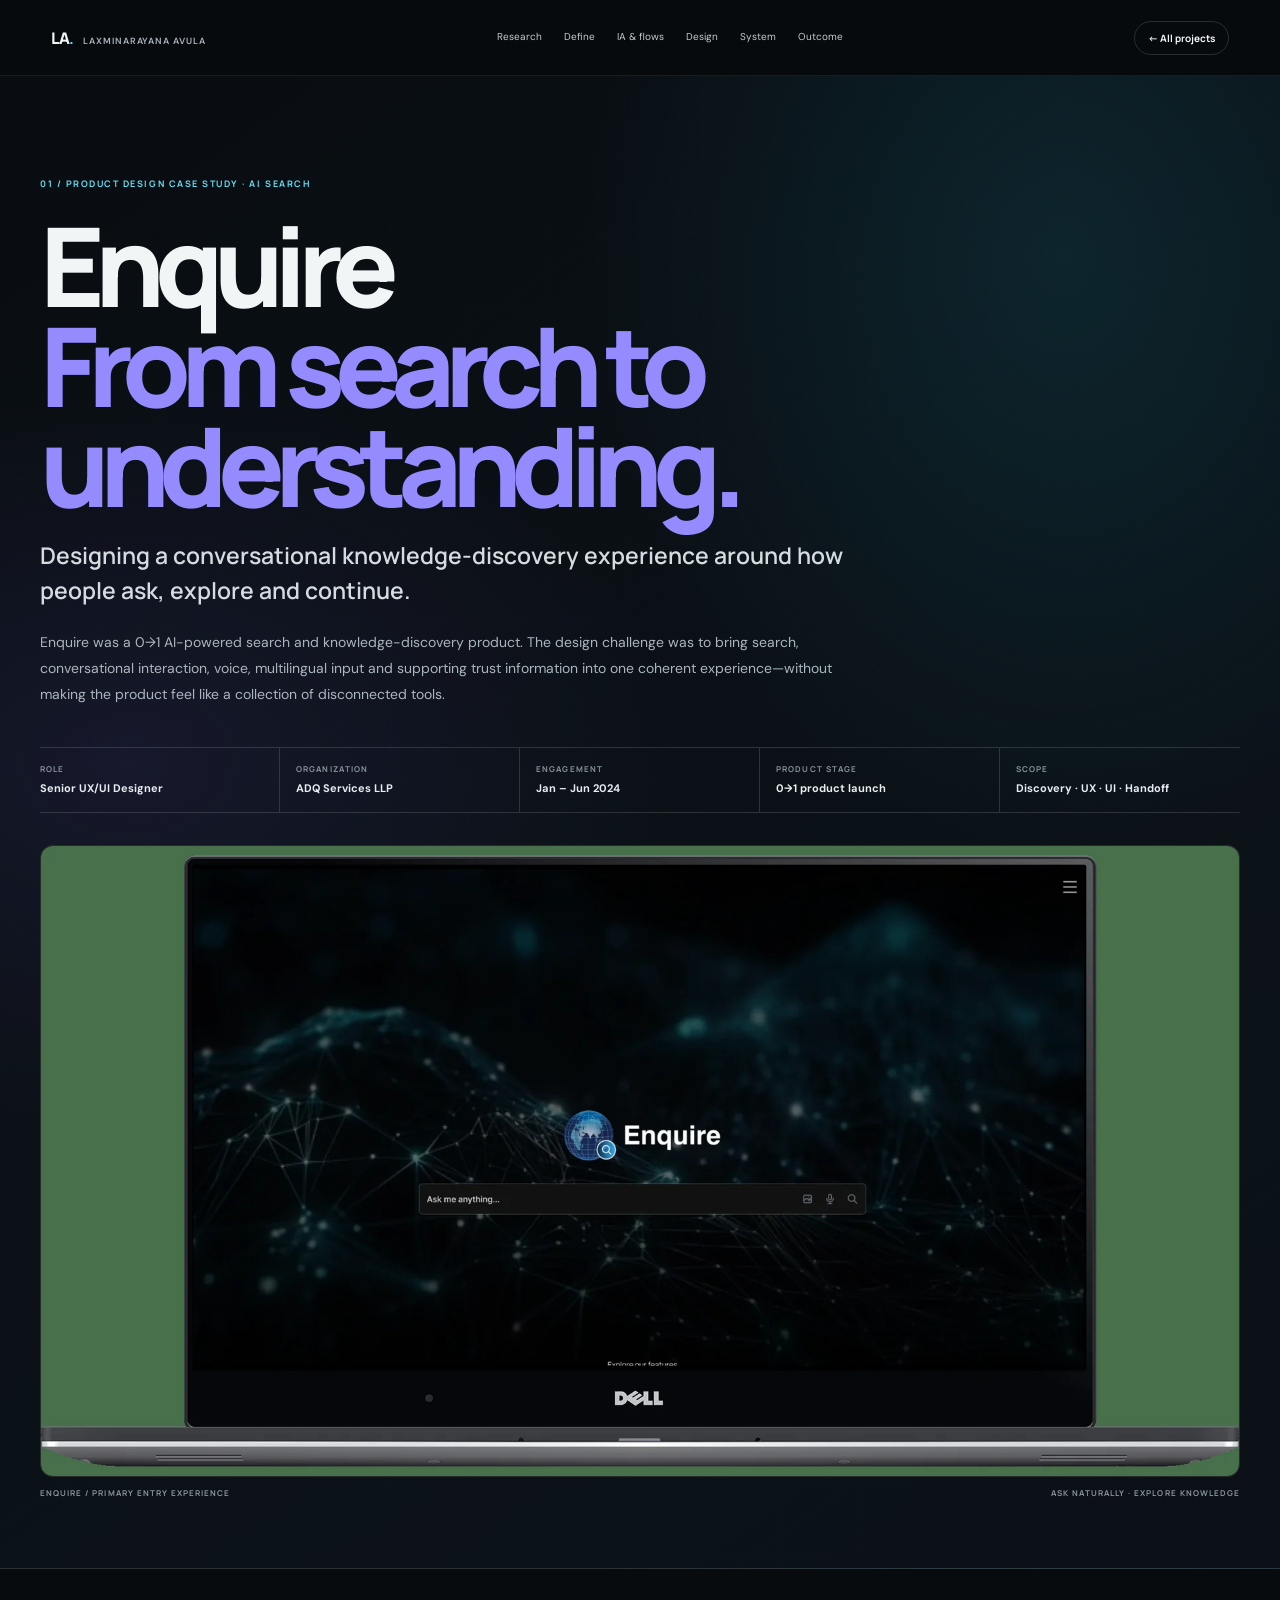
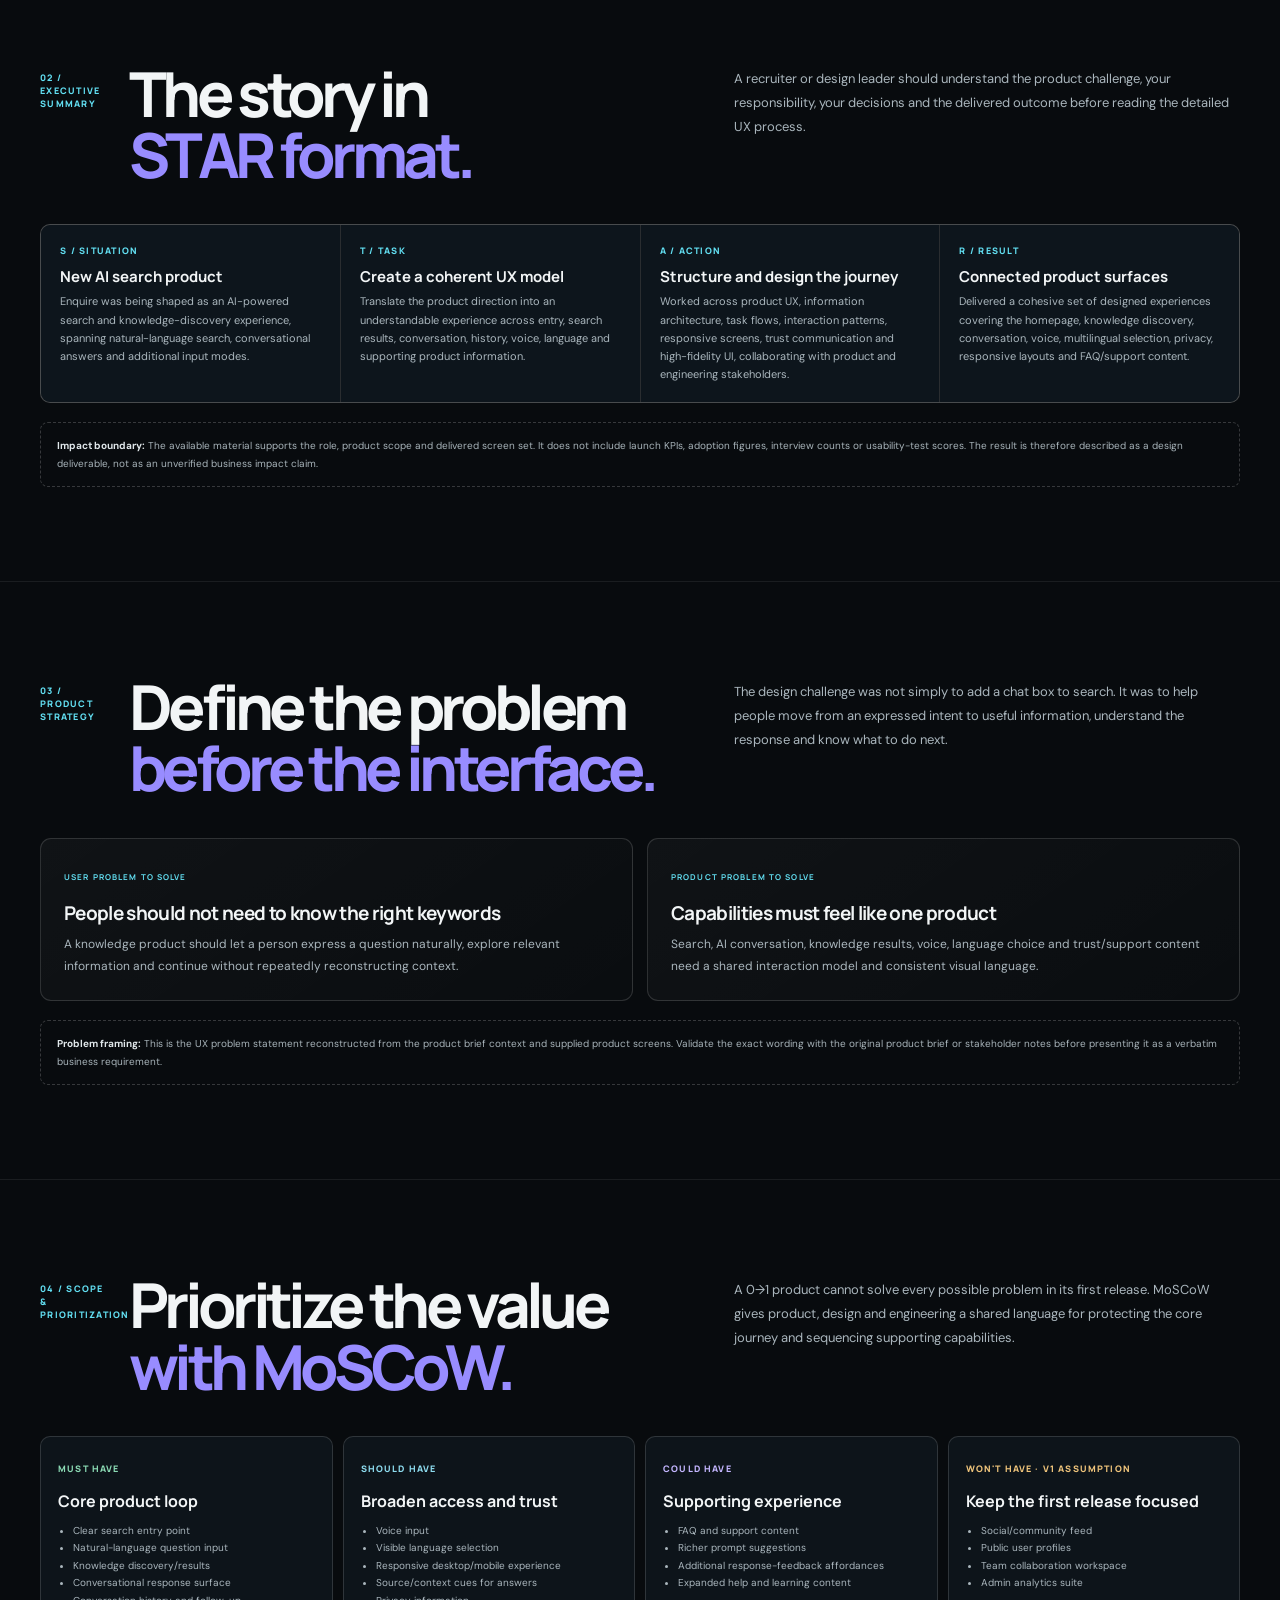
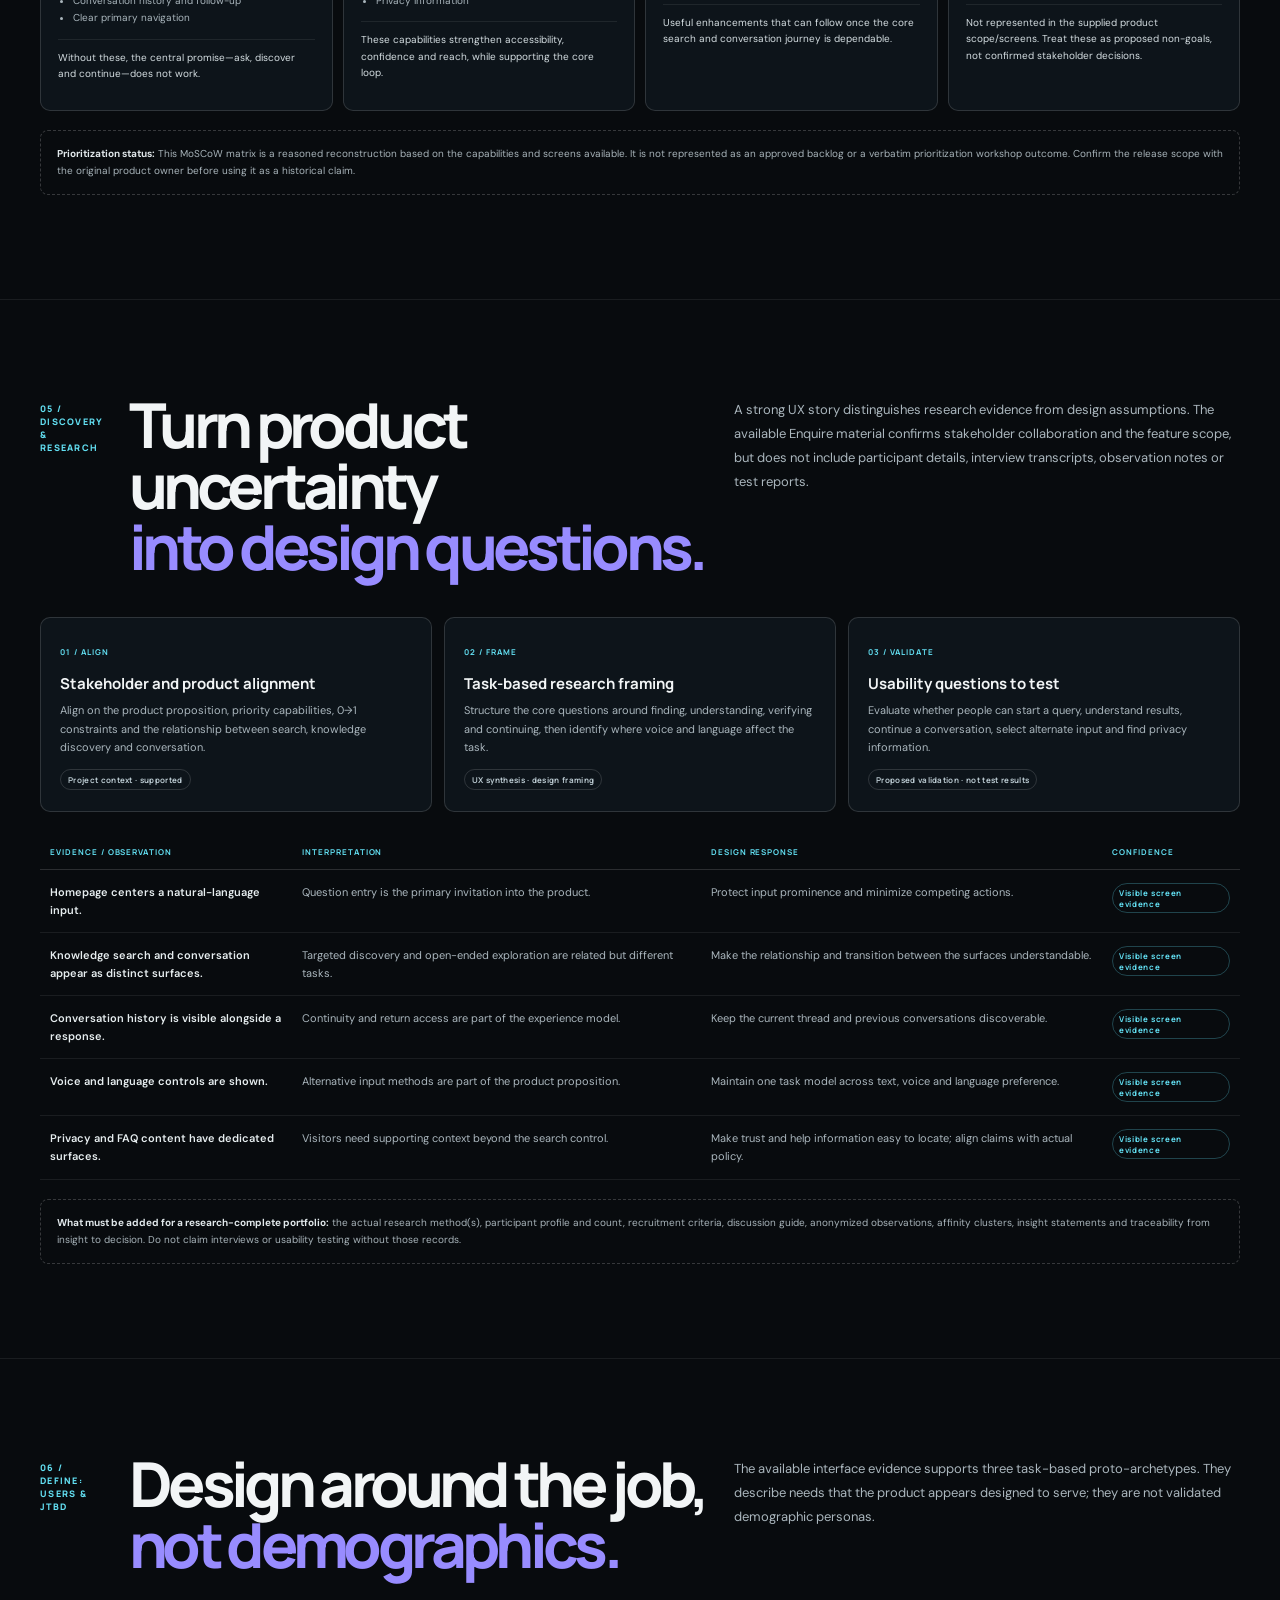
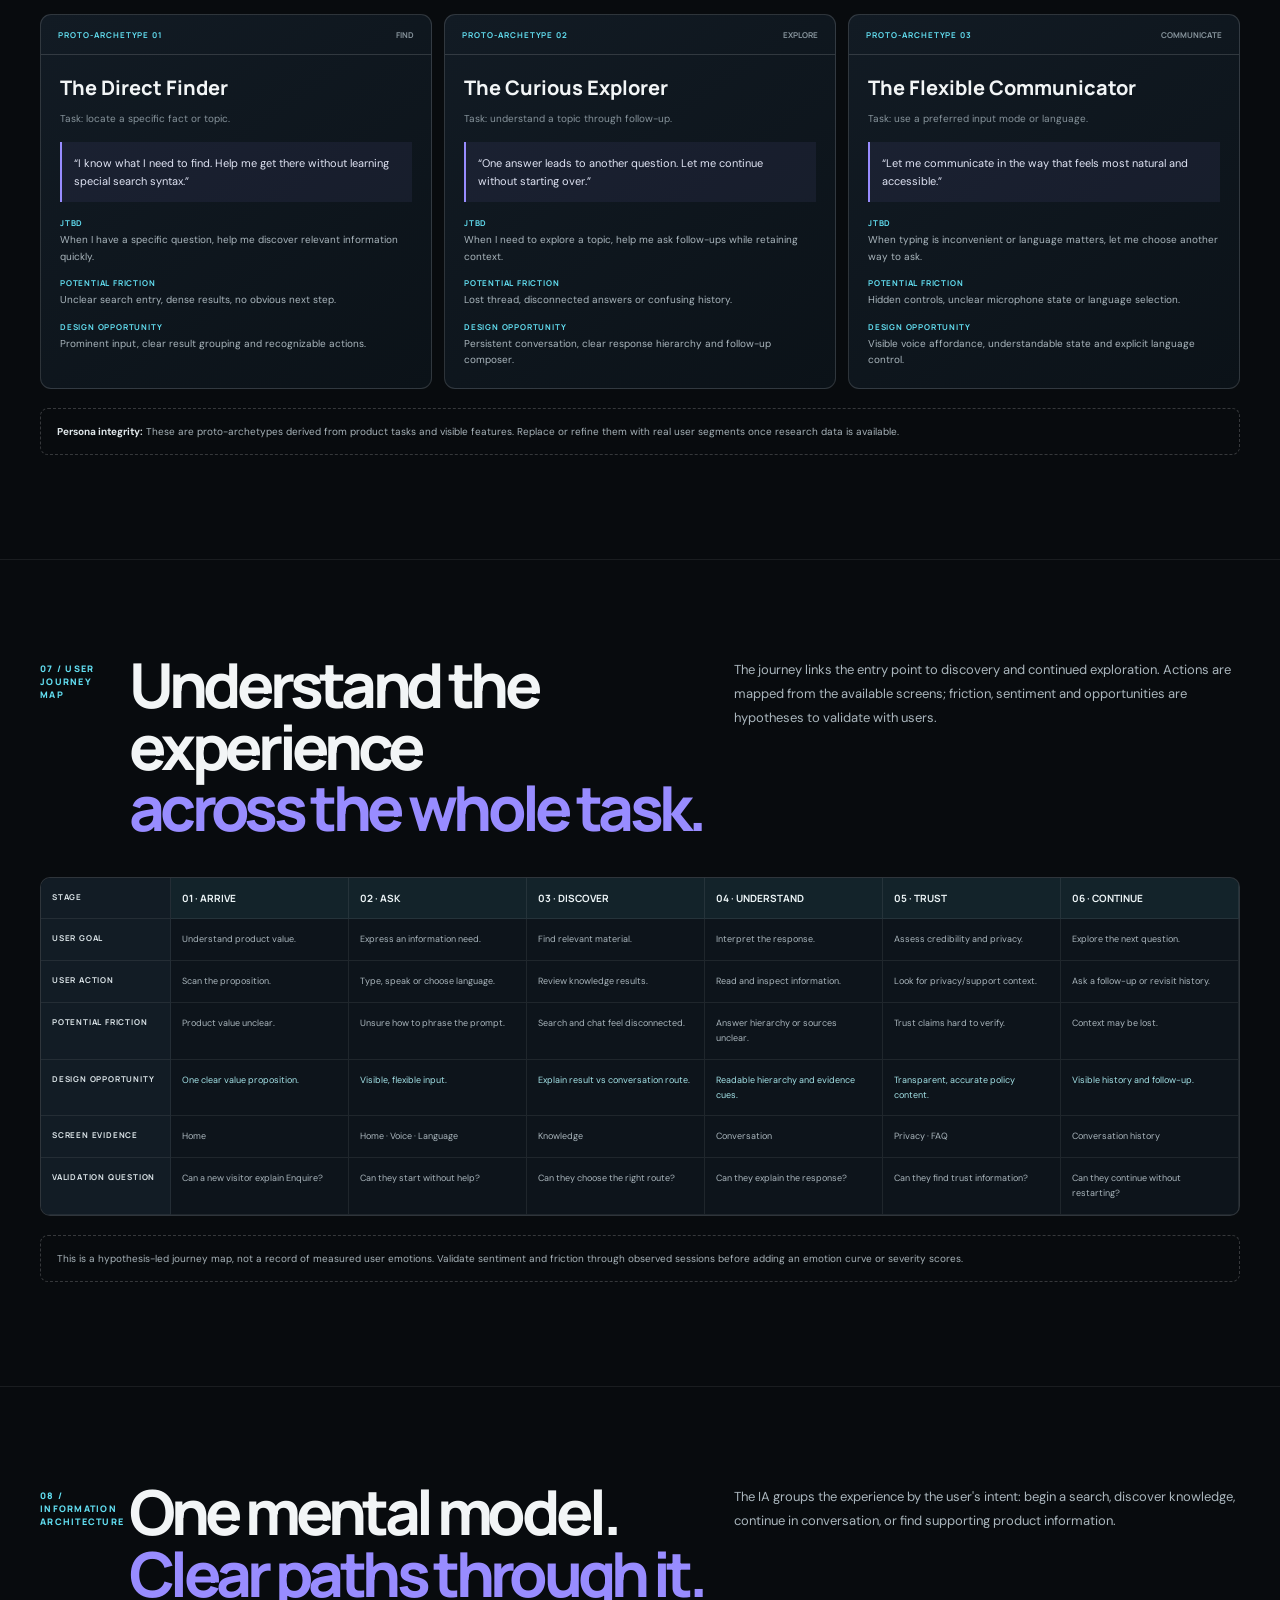
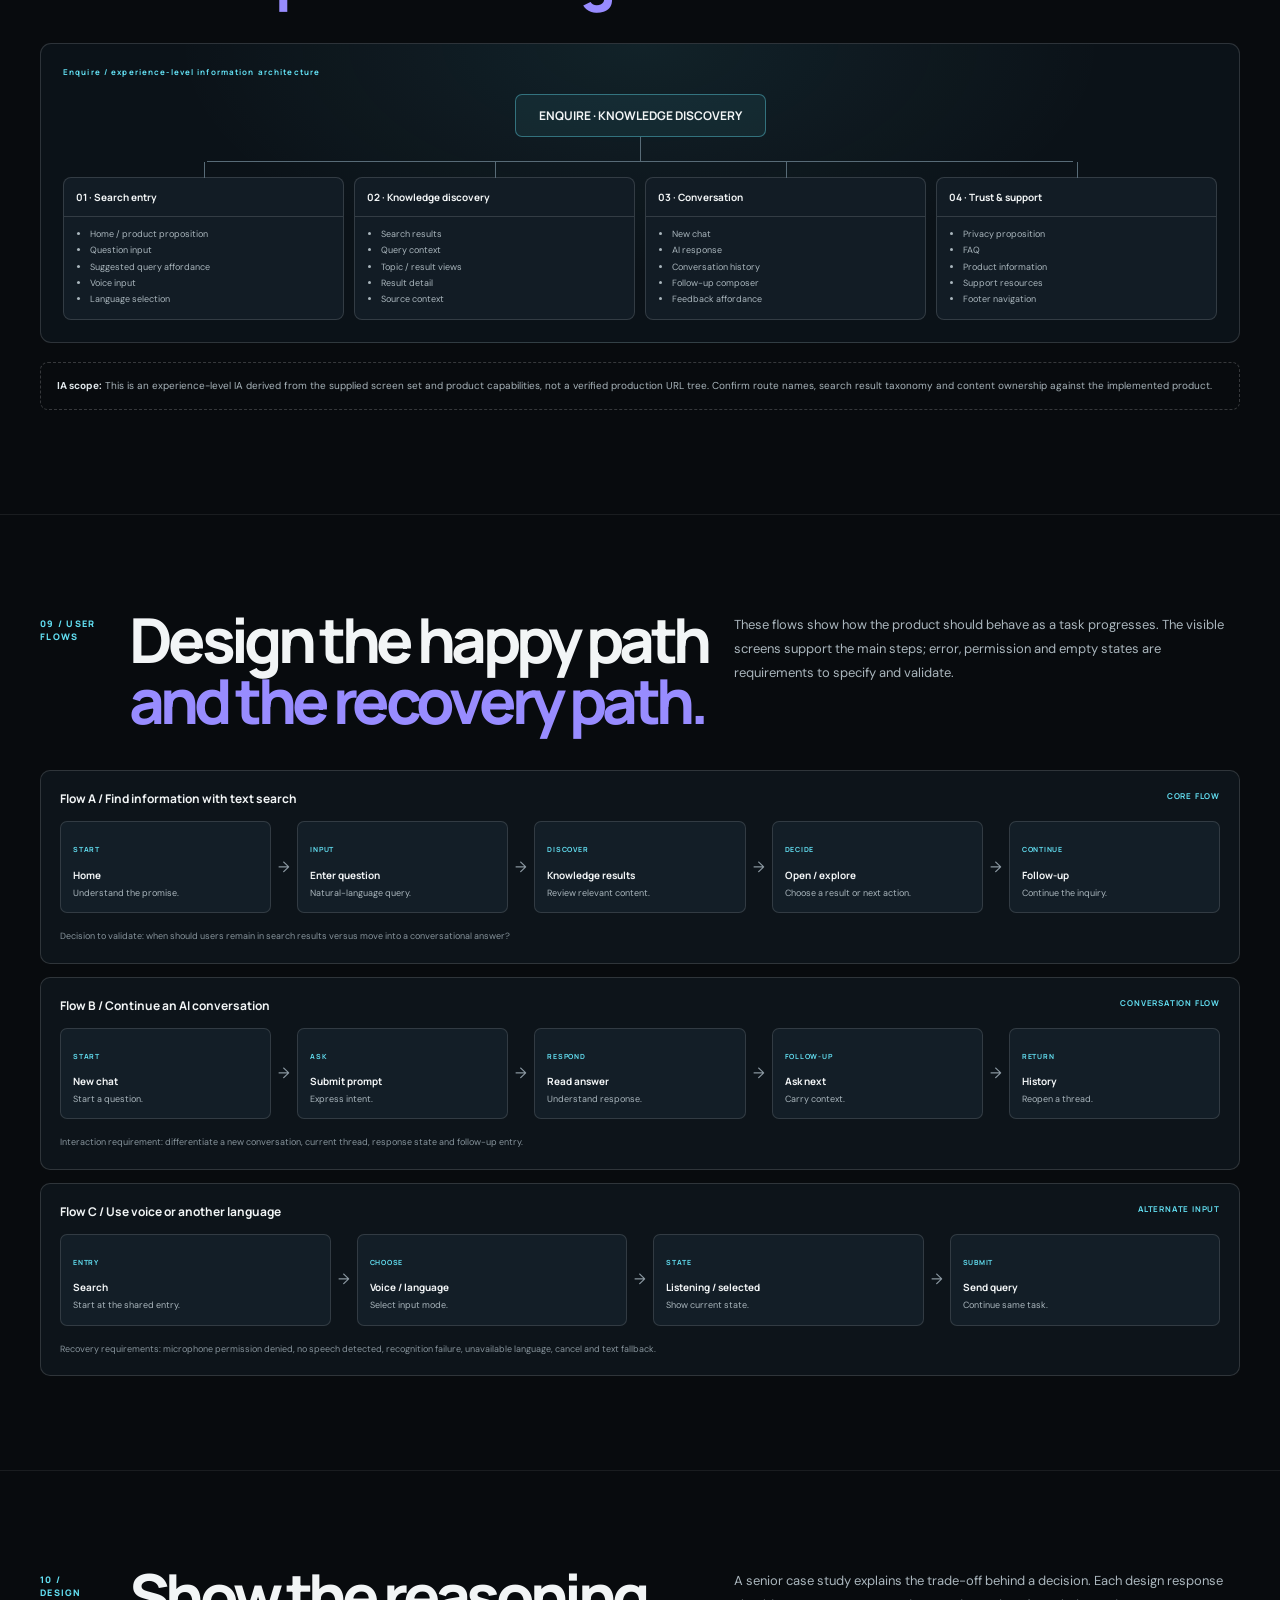
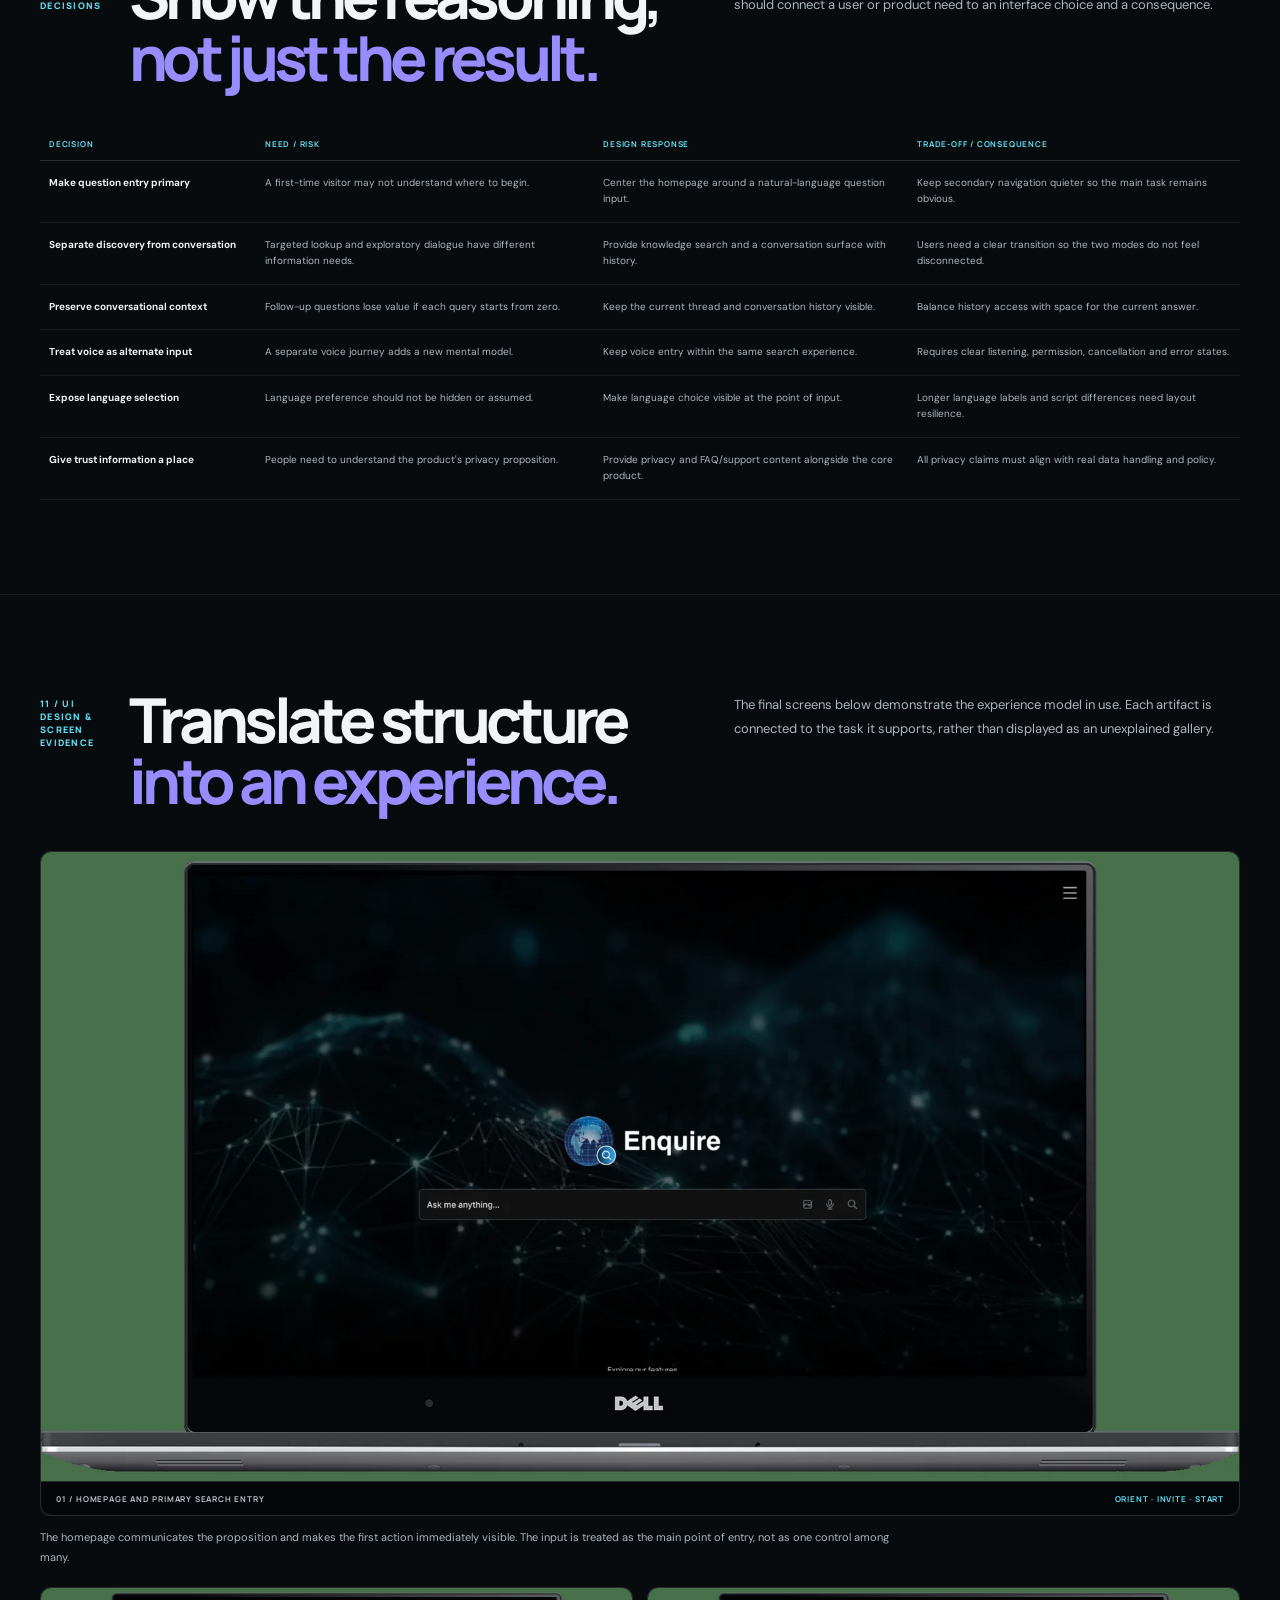
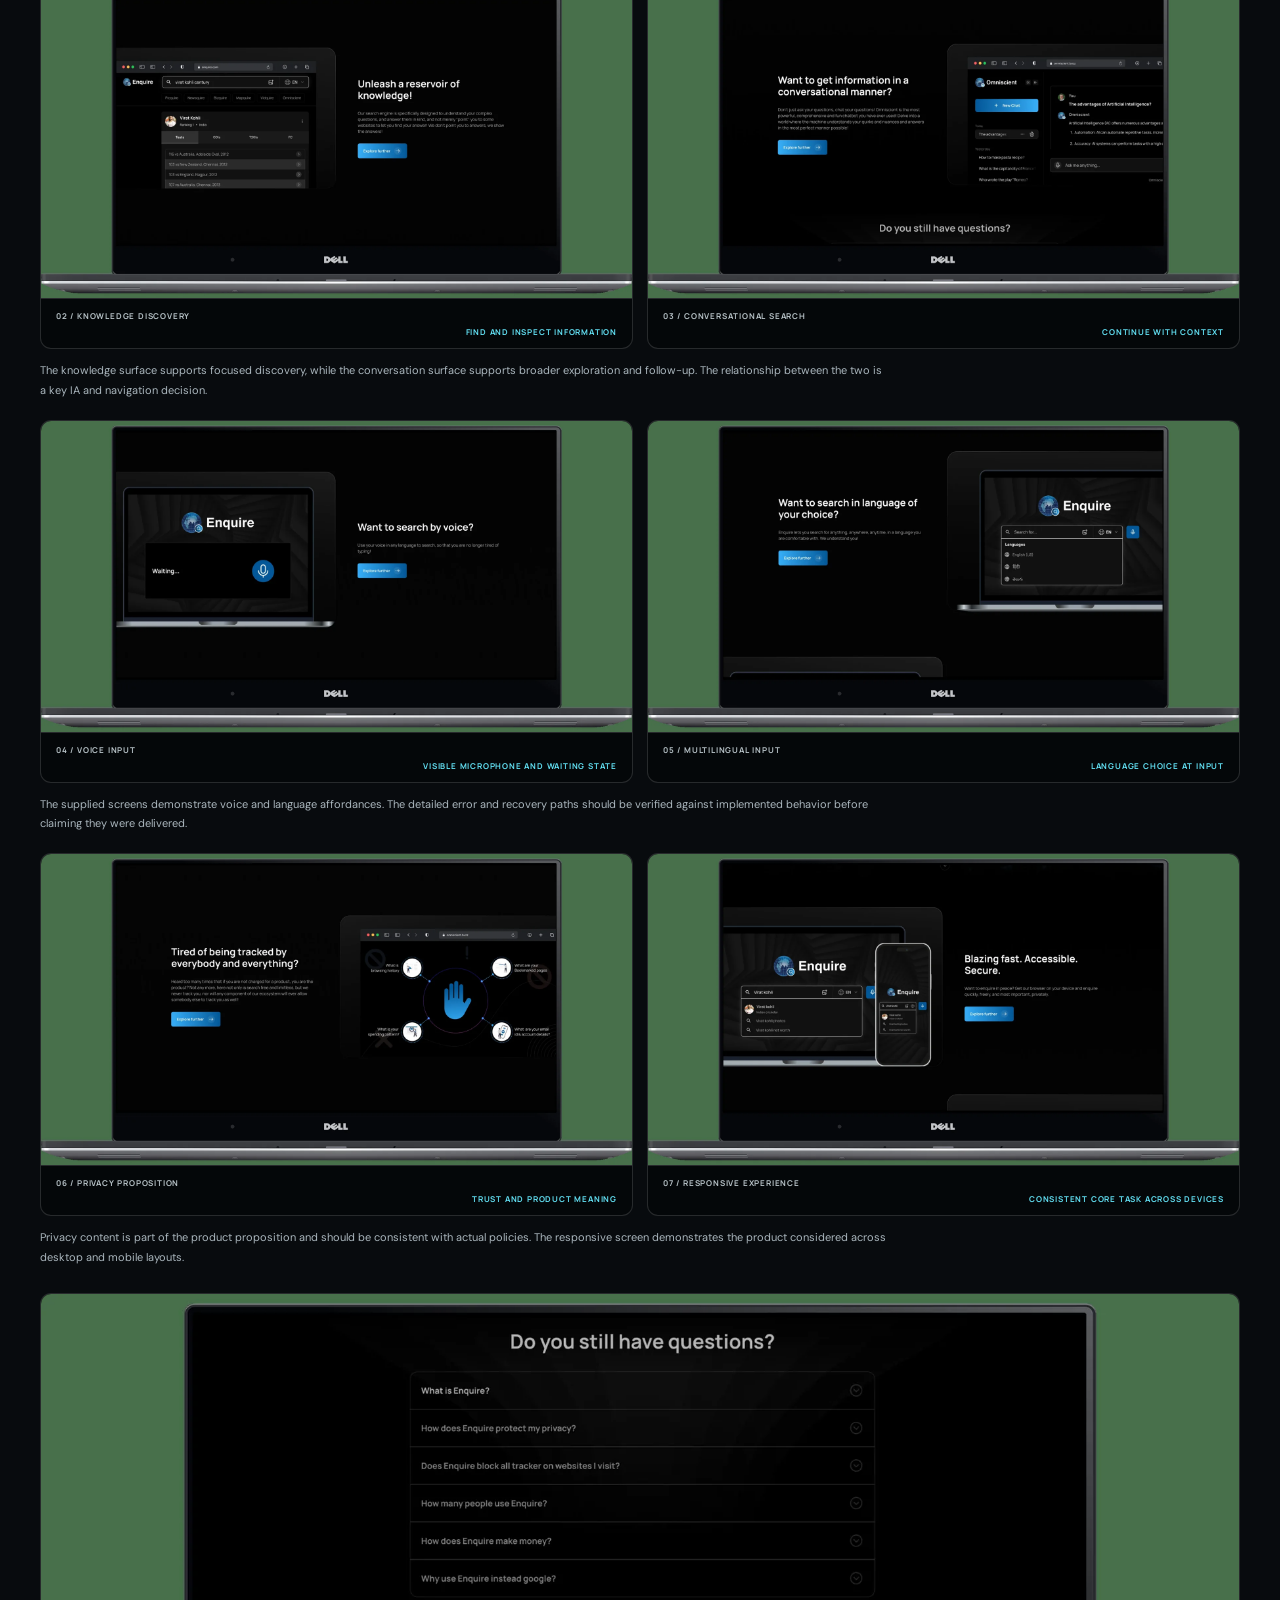
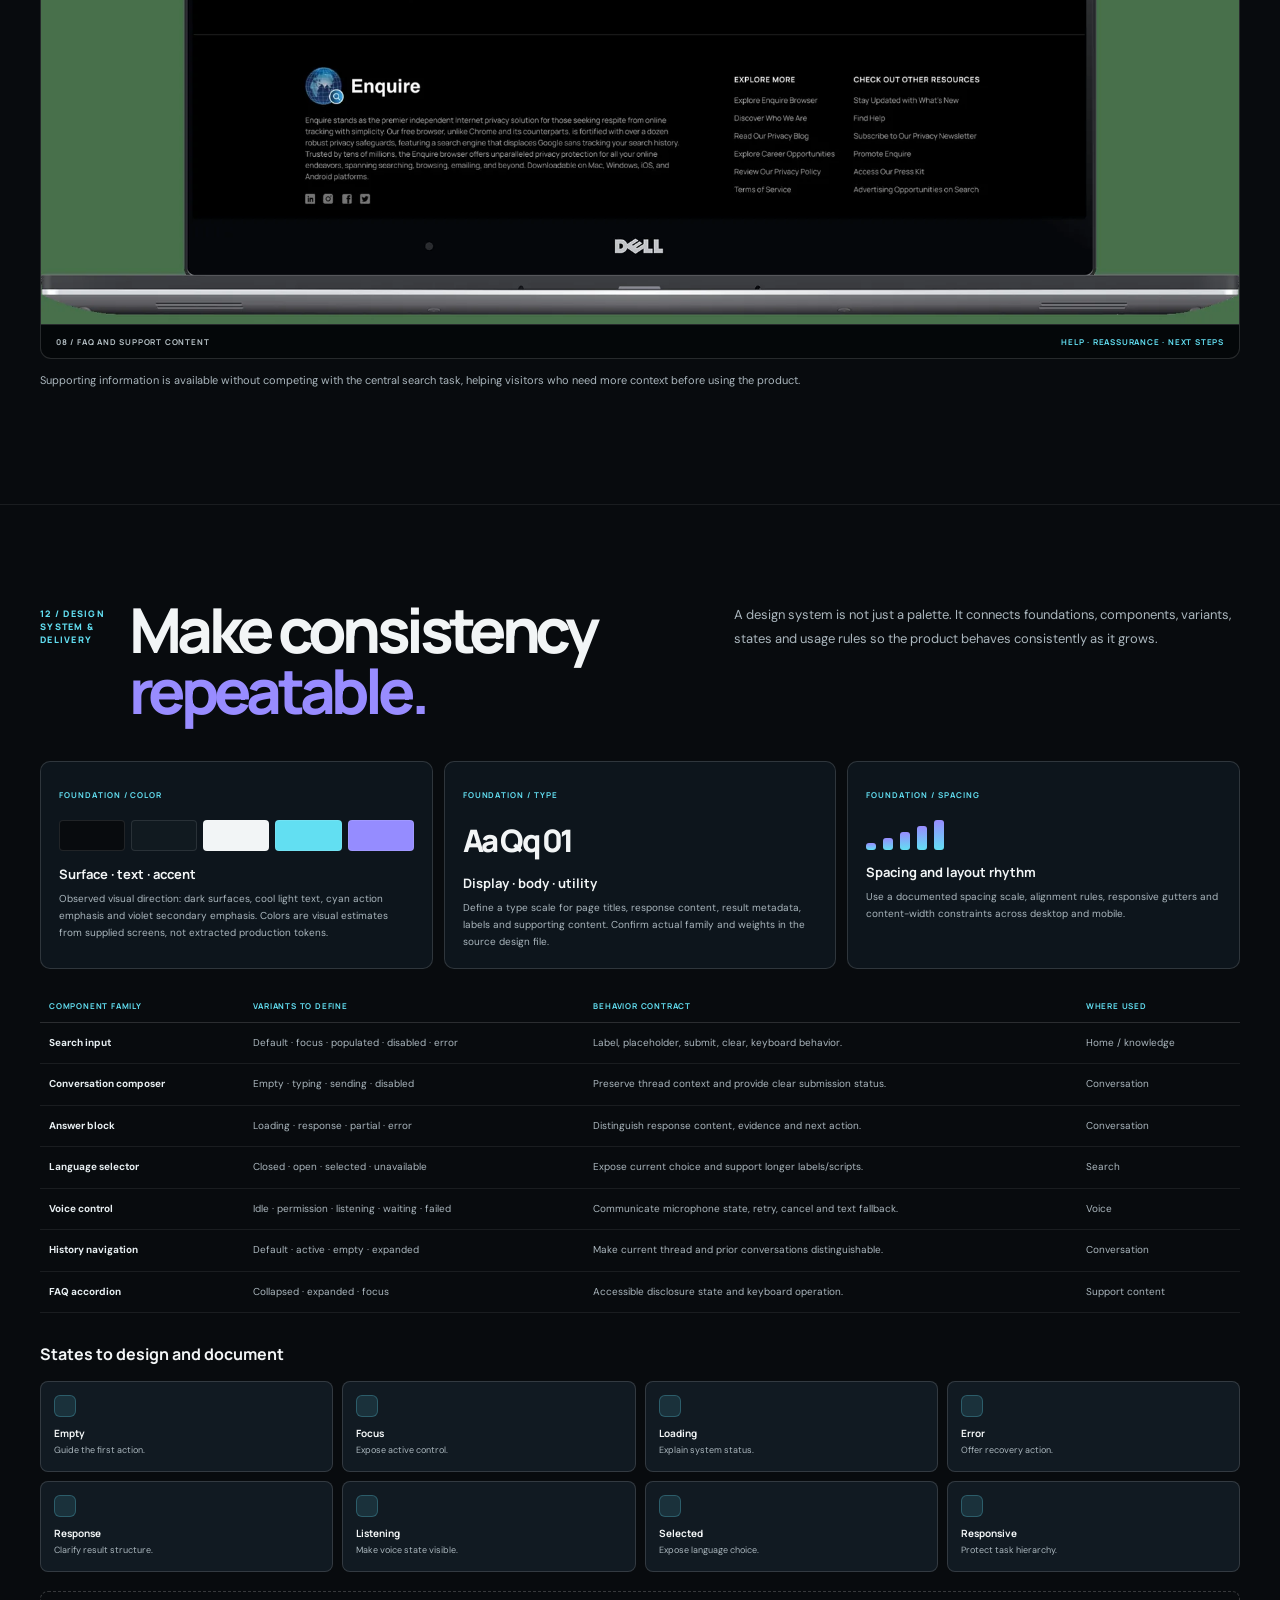
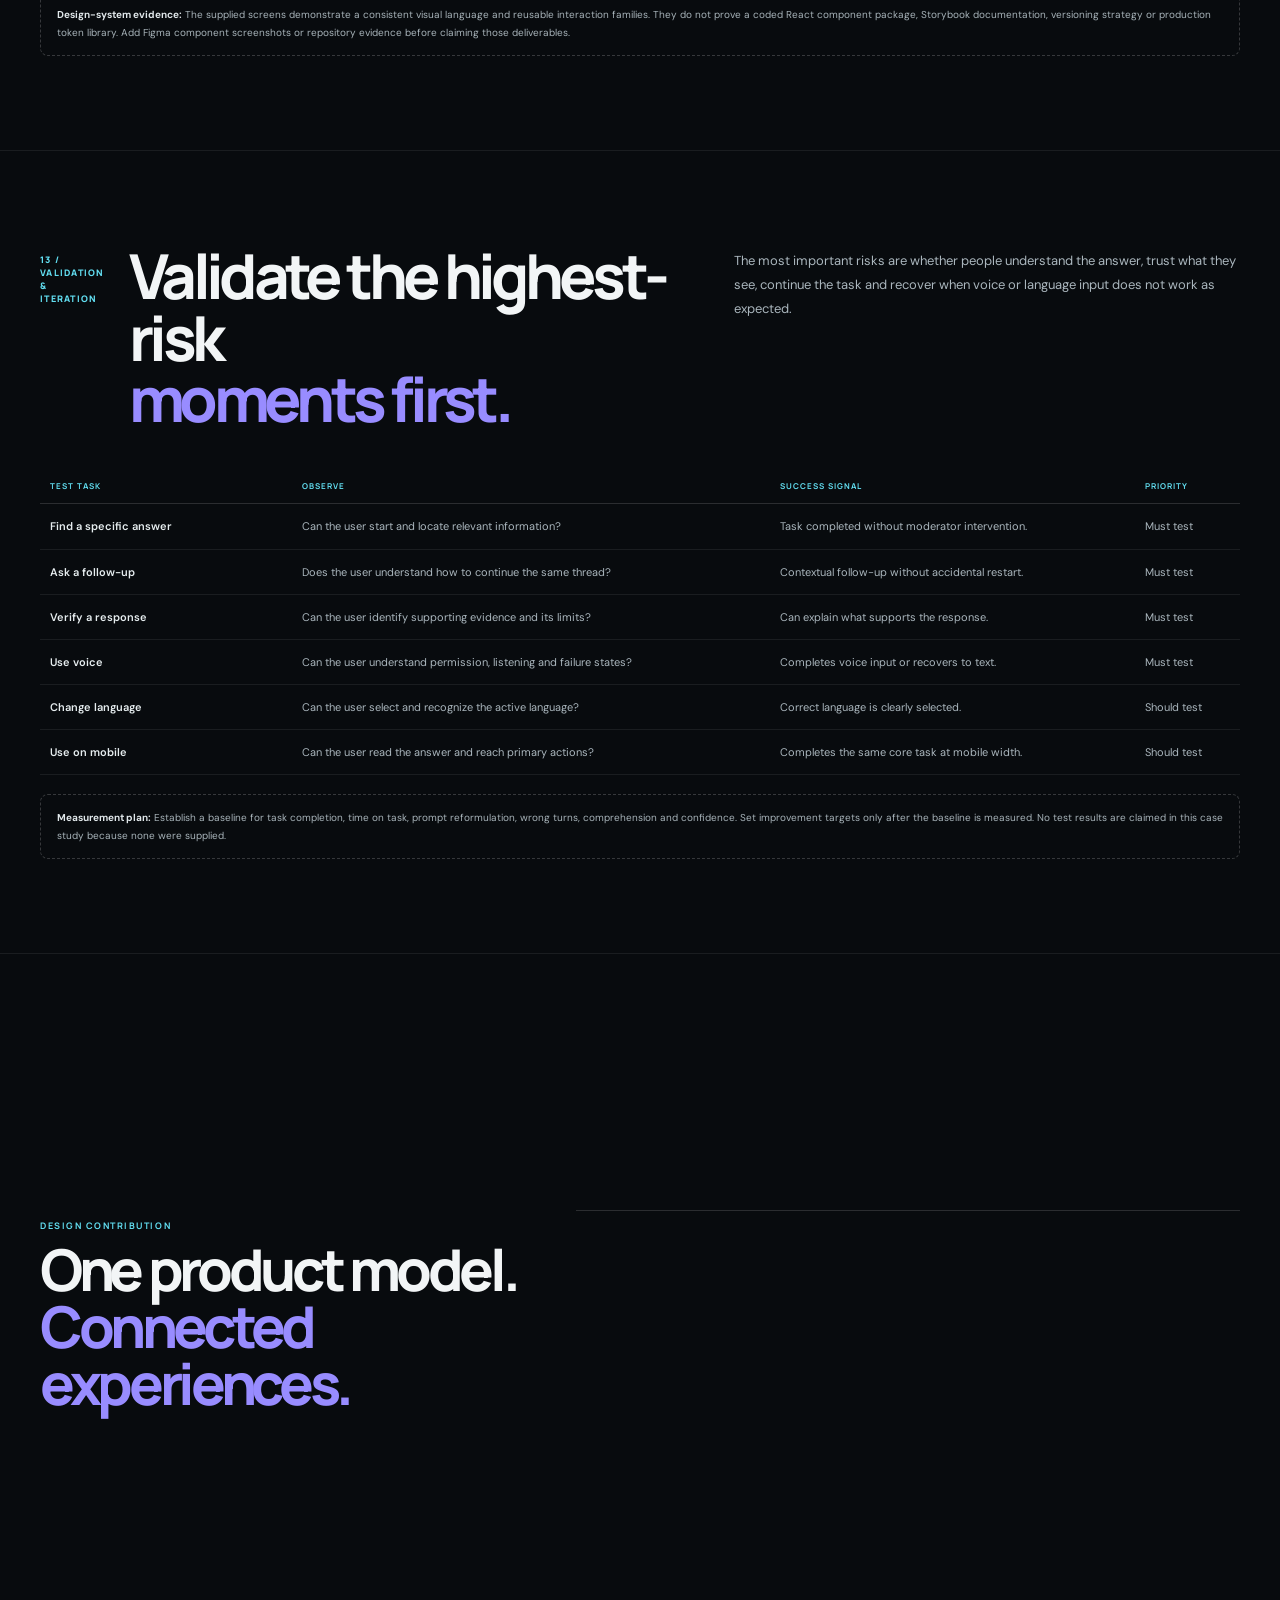
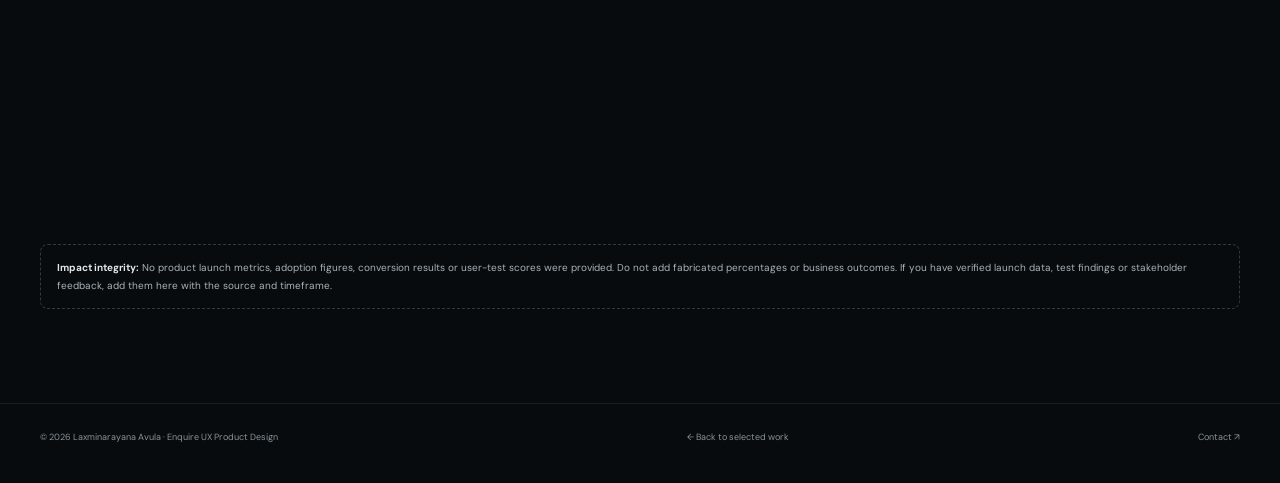
<file: work/enquire.html>
<!DOCTYPE html>

<html lang="en">
<head>
<meta charset="utf-8"/>
<meta content="width=device-width, initial-scale=1" name="viewport"/>
<meta content="#080b0e" name="theme-color"/>
<meta content="Enquire — an interview-ready UX product design case study by Laxminarayana Avula, covering discovery, MoSCoW prioritization, research synthesis, journey mapping, information architecture, user flows, design systems and validation." name="description"/>
<title>Enquire — UX Product Design Case Study | Laxminarayana Avula</title>
<link href="https://fonts.googleapis.com" rel="preconnect"/>
<link crossorigin="" href="https://fonts.gstatic.com" rel="preconnect"/>
<link href="https://fonts.googleapis.com/css2?family=DM+Sans:wght@400;500;600;700&amp;family=Manrope:wght@400;500;600;700;800&amp;display=swap" rel="stylesheet"/>
<style>
:root{--bg:#080b0e;--surface:#0e151b;--surface2:#121d25;--text:#f2f5f6;--muted:#aab6bd;--dim:#87949c;--line:rgba(255,255,255,.14);--soft:rgba(255,255,255,.075);--cyan:#62dff2;--violet:#988cff;--green:#8bdab4;--amber:#efc47b;--red:#f09b9b;--max:1200px}
*{box-sizing:border-box}html{scroll-behavior:smooth;scroll-padding-top:94px}body{margin:0;background:var(--bg);color:var(--text);font-family:"DM Sans",sans-serif;line-height:1.65}a{color:inherit;text-decoration:none}img{display:block;max-width:100%}::selection{background:rgba(98,223,242,.25)}
.skip{position:absolute;left:15px;top:-70px;z-index:99;background:#fff;color:#111;padding:10px 14px}.skip:focus{top:15px}
header.top{height:76px;position:sticky;top:0;z-index:30;display:flex;align-items:center;justify-content:space-between;padding:0 max(4vw,22px);border-bottom:1px solid var(--soft);background:rgba(8,11,14,.89);backdrop-filter:blur(18px)}
.brand{font:800 16px Manrope;letter-spacing:-.06em}.brand b{color:var(--cyan)}nav{display:flex;gap:22px;font-size:10px;color:#c2ccd1}nav a:hover{color:var(--cyan)}.back{font:700 10px Manrope;padding:9px 13px;border:1px solid var(--line);border-radius:24px}
.wrap{width:min(calc(100% - 48px),var(--max));margin:auto}.hero{position:relative;overflow:hidden;padding:92px 0 70px;background:radial-gradient(ellipse at 83% 12%,rgba(30,165,194,.14),transparent 32%),radial-gradient(ellipse at 10% 46%,rgba(111,91,210,.12),transparent 34%),linear-gradient(145deg,#090d11,#0b1218 70%,#0a1016);border-bottom:1px solid var(--line)}
.hero:before{content:"";position:absolute;inset:0;pointer-events:none;opacity:.15;background-image:linear-gradient(rgba(255,255,255,.05) 1px,transparent 1px),linear-gradient(90deg,rgba(255,255,255,.05) 1px,transparent 1px);background-size:78px 78px;mask-image:linear-gradient(90deg,transparent,#000 45%,transparent)}
.hero-in{position:relative;z-index:1}.kicker{font:700 9px Manrope;color:var(--cyan);letter-spacing:.17em;text-transform:uppercase}.hero h1{font:800 clamp(58px,9vw,110px)/.91 Manrope;letter-spacing:-.09em;margin:25px 0 18px}.hero h1 span{display:block;color:#948bff}.subhead{font:600 clamp(18px,2vw,23px)/1.5 Manrope;max-width:850px;color:#d4dce0}.intro{max-width:830px;color:var(--muted);font-size:14px;line-height:1.85;margin:16px 0 0}
.meta{display:grid;grid-template-columns:repeat(5,1fr);margin-top:39px;border-top:1px solid var(--line);border-bottom:1px solid var(--line)}.meta>div{padding:15px 16px 15px 0;border-right:1px solid var(--line)}.meta>div+div{padding-left:16px}.meta>div:last-child{border:0}.meta small{display:block;font:700 8px Manrope;color:var(--dim);letter-spacing:.14em;text-transform:uppercase}.meta b{display:block;margin-top:6px;font-size:11px;line-height:1.55;color:#e6ecef}
.hero-fig{margin:32px 0 0;border:1px solid var(--line);border-radius:13px;overflow:hidden;background:#040709}.hero-fig img{width:100%;height:auto}.figcap{display:flex;justify-content:space-between;gap:18px;margin-top:10px;color:var(--dim);font:700 8px Manrope;letter-spacing:.13em;text-transform:uppercase}
.section{padding:94px 0;border-bottom:1px solid var(--soft)}.sec-head{display:grid;grid-template-columns:65px minmax(0,.94fr) minmax(270px,.82fr);gap:24px;align-items:start;margin-bottom:39px}.sec-num{padding-top:8px;font:800 9px Manrope;letter-spacing:.14em;color:var(--cyan)}h2{margin:0;font:750 clamp(36px,5vw,62px)/.99 Manrope;letter-spacing:-.075em}h2 em{font-style:normal;color:#988cff}.sec-intro{margin:4px 0 0;color:var(--muted);font-size:13px;line-height:1.85}
.grid2{display:grid;grid-template-columns:1fr 1fr;gap:14px}.card{padding:23px;border:1px solid var(--line);border-radius:11px;background:linear-gradient(145deg,rgba(255,255,255,.035),rgba(255,255,255,.012))}.card .label{font:700 8px Manrope;color:var(--cyan);letter-spacing:.14em;text-transform:uppercase}.card h3{font:700 19px Manrope;letter-spacing:-.035em;margin:12px 0 8px}.card p{color:var(--muted);font-size:12px;line-height:1.8;margin:0}
.star{display:grid;grid-template-columns:repeat(4,1fr);gap:1px;margin-top:24px;background:var(--line);border:1px solid var(--line);border-radius:10px;overflow:hidden}.star article{background:#0d151c;padding:19px}.star b{display:block;color:var(--cyan);font:800 9px Manrope;letter-spacing:.14em}.star h3{font:700 15px Manrope;margin:9px 0 5px}.star p{font-size:11px;color:var(--muted);line-height:1.65;margin:0}
.note{padding:14px 16px;border:1px dashed rgba(255,255,255,.19);border-radius:8px;color:#a7b3b9;font-size:10px;line-height:1.75;margin-top:19px}.note strong{color:#e1e8eb}
.scope{display:grid;grid-template-columns:repeat(4,1fr);gap:10px}.scope article{border:1px solid var(--line);border-radius:10px;background:#0d141a;padding:17px}.scope .rank{font:800 9px Manrope;letter-spacing:.13em}.must{color:#8bdab4}.should{color:#8eddf0}.could{color:#c4b6ff}.wont{color:#efc47b}.scope h3{font:700 16px Manrope;margin:9px 0 10px}.scope ul{margin:0;padding-left:15px;color:var(--muted);font-size:10px;line-height:1.75}.scope .why{border-top:1px solid var(--soft);padding-top:10px;margin-top:12px;color:#d4dde1;font-size:10px;line-height:1.65}
.research-grid{display:grid;grid-template-columns:repeat(3,1fr);gap:12px}.research{padding:19px;border:1px solid var(--line);border-radius:10px;background:#0d141a}.research small{font:700 8px Manrope;color:var(--cyan);letter-spacing:.13em}.research h3{font:700 15px Manrope;margin:10px 0 7px}.research p{font-size:11px;line-height:1.7;color:var(--muted);margin:0}.evidence{display:inline-block;margin-top:12px;padding:4px 7px;border-radius:20px;font:700 8px Manrope;letter-spacing:.04em;border:1px solid var(--line);color:#b9c8cf}
.insight-table,.validation-table{width:100%;border-collapse:collapse;margin-top:22px;font-size:11px}.insight-table th,.validation-table th{text-align:left;padding:12px 10px;color:var(--cyan);font:700 8px Manrope;letter-spacing:.12em;text-transform:uppercase;border-bottom:1px solid var(--line)}.insight-table td,.validation-table td{padding:13px 10px;border-bottom:1px solid var(--soft);color:var(--muted);line-height:1.65;vertical-align:top}.insight-table td:first-child,.validation-table td:first-child{color:#e6edef;font-weight:600;width:21%}
.tag{display:inline-block;font:700 8px Manrope;letter-spacing:.08em;padding:3px 6px;border-radius:15px;border:1px solid rgba(98,223,242,.27);color:var(--cyan)}
.personas{display:grid;grid-template-columns:repeat(3,1fr);gap:12px}.persona{border:1px solid var(--line);border-radius:11px;overflow:hidden;background:linear-gradient(145deg,#121b24,#0b1218)}.persona-head{padding:14px 17px;border-bottom:1px solid var(--line);display:flex;justify-content:space-between}.persona-head span{font:700 8px Manrope;color:var(--cyan);letter-spacing:.12em}.persona-head b{font:700 8px Manrope;color:var(--dim)}.persona-body{padding:19px}.persona h3{font:750 20px Manrope;margin:0 0 5px}.persona .context{color:var(--dim);font-size:10px;margin-bottom:14px}.persona blockquote{margin:0;padding:12px;border-left:2px solid var(--violet);background:rgba(152,140,255,.07);font-size:11px;line-height:1.65;color:#e0e4f4}.persona dl{margin:15px 0 0}.persona dt{font:700 8px Manrope;color:var(--cyan);letter-spacing:.1em;text-transform:uppercase;margin-top:12px}.persona dd{margin:4px 0 0;color:var(--muted);font-size:10px;line-height:1.65}
.journey-wrap{overflow-x:auto;border:1px solid var(--line);border-radius:10px;background:#0d141b}.journey{min-width:1060px;display:grid;grid-template-columns:130px repeat(6,minmax(150px,1fr))}.journey div{padding:13px 11px;border-right:1px solid var(--soft);border-bottom:1px solid var(--soft);color:var(--muted);font-size:9px;line-height:1.65}.journey .rh{background:#121c25;color:#dce5e9;font:700 8px Manrope;letter-spacing:.1em;text-transform:uppercase}.journey .stage{color:#edf5f7;background:rgba(98,223,242,.07);font:700 10px Manrope}.journey strong{display:block;color:#e9eff2;margin-bottom:4px;font-size:9px}.journey .opp{color:#a4e3e8}
.diagram{padding:22px;border:1px solid var(--line);border-radius:11px;background:radial-gradient(ellipse at 50% 0,rgba(98,223,242,.08),transparent 55%),#0b1218;overflow-x:auto}.diagram-title{font:700 8px Manrope;color:var(--cyan);letter-spacing:.14em;margin-bottom:17px}.root-node{width:max-content;margin:0 auto;padding:12px 23px;border:1px solid rgba(98,223,242,.4);border-radius:7px;background:rgba(98,223,242,.07);font:700 12px Manrope}.stem{height:24px;width:1px;background:#586b77;margin:auto}.branches{display:grid;grid-template-columns:repeat(4,minmax(150px,1fr));gap:10px;position:relative;padding-top:16px}.branches:before{content:"";position:absolute;left:12.5%;right:12.5%;top:0;border-top:1px solid #586b77}.branch{position:relative;border:1px solid var(--line);border-radius:8px;background:#121c25}.branch:before{content:"";position:absolute;top:-16px;height:16px;border-left:1px solid #586b77;left:50%}.branch h3{margin:0;padding:12px;border-bottom:1px solid var(--line);font:700 10px Manrope}.branch ul{margin:0;padding:9px 12px 12px 26px;color:var(--muted);font-size:9px;line-height:1.8}
.flowstack{display:grid;gap:13px}.flow{padding:19px;border:1px solid var(--line);border-radius:10px;background:#0d141a}.flow header{display:flex;justify-content:space-between;gap:10px;margin-bottom:14px}.flow header b{font:700 12px Manrope}.flow header span{font:700 8px Manrope;letter-spacing:.1em;color:var(--cyan)}.nodes{display:flex;align-items:stretch;gap:7px;overflow-x:auto;padding-bottom:6px}.node{min-width:118px;flex:1;padding:12px;border:1px solid rgba(255,255,255,.13);border-radius:7px;background:#131e27}.node small{font:700 7px Manrope;color:var(--cyan);letter-spacing:.11em}.node b{display:block;margin-top:7px;font:700 10px Manrope}.node p{font-size:9px;line-height:1.5;color:var(--muted);margin:5px 0 0}.arr{align-self:center;color:#8e9ba4;font-size:15px}.branch-note{color:var(--dim);font-size:9px;margin:10px 0 0;line-height:1.6}
.decision-table{width:100%;border-collapse:collapse;margin-top:17px}.decision-table th{text-align:left;color:var(--cyan);padding:11px 9px;font:700 8px Manrope;letter-spacing:.1em;text-transform:uppercase;border-bottom:1px solid var(--line)}.decision-table td{padding:14px 9px;border-bottom:1px solid var(--soft);font-size:10px;color:var(--muted);line-height:1.65;vertical-align:top}.decision-table td:first-child{color:#eef3f5;font-weight:700;width:18%}
.screen{margin:26px 0 0;border:1px solid var(--line);border-radius:11px;overflow:hidden;background:#040709}.screen img{width:100%;height:auto}.screen figcaption{display:flex;justify-content:space-between;gap:15px;padding:11px 15px;border-top:1px solid var(--line);font:700 8px Manrope;letter-spacing:.1em;text-transform:uppercase;color:#b6c1c6}.screen figcaption span:last-child{color:var(--cyan);text-align:right}.screen-grid{display:grid;grid-template-columns:1fr 1fr;gap:14px;margin-top:14px}.screen-grid .screen{margin:0}.screen-grid figcaption{display:block}.screen-grid figcaption span{display:block}.screen-grid figcaption span+span{margin-top:5px;color:var(--dim)}.caption{max-width:850px;margin:12px 0 19px;color:var(--muted);font-size:11px;line-height:1.8}
.ds-grid{display:grid;grid-template-columns:repeat(3,1fr);gap:11px}.ds{border:1px solid var(--line);border-radius:10px;background:#0d151c;padding:18px}.ds small{font:700 8px Manrope;color:var(--cyan);letter-spacing:.12em}.swatches{display:flex;gap:6px;margin:14px 0}.swatches i{height:31px;flex:1;border-radius:4px;border:1px solid rgba(255,255,255,.1)}.ds h3{font:700 13px Manrope;margin:0}.ds p{font-size:10px;color:var(--muted);line-height:1.7;margin:7px 0 0}.type-demo{font:800 31px Manrope;letter-spacing:-.08em;margin:13px 0}.space-demo{height:31px;display:flex;align-items:end;gap:7px;margin:13px 0}.space-demo i{width:10px;background:linear-gradient(var(--violet),var(--cyan));border-radius:3px}.space-demo i:nth-child(1){height:7px}.space-demo i:nth-child(2){height:12px}.space-demo i:nth-child(3){height:18px}.space-demo i:nth-child(4){height:24px}.space-demo i:nth-child(5){height:30px}
.comp-table{width:100%;border-collapse:collapse;margin-top:20px}.comp-table th{text-align:left;color:var(--cyan);font:700 8px Manrope;letter-spacing:.1em;text-transform:uppercase;padding:11px 9px;border-bottom:1px solid var(--line)}.comp-table td{padding:12px 9px;color:var(--muted);font-size:10px;line-height:1.65;border-bottom:1px solid var(--soft);vertical-align:top}.comp-table td:first-child{font-weight:700;color:#e8eff2}
.states{display:grid;grid-template-columns:repeat(4,1fr);gap:9px;margin-top:16px}.state{padding:13px;border:1px solid var(--line);border-radius:8px;background:#111a22}.state i{display:block;width:22px;height:22px;border-radius:6px;background:rgba(98,223,242,.12);border:1px solid rgba(98,223,242,.25);margin-bottom:9px}.state b{font:700 10px Manrope;display:block}.state span{font-size:9px;line-height:1.55;color:var(--muted);display:block;margin-top:4px}
.impact{display:grid;grid-template-columns:.85fr 1.15fr;gap:45px}.impact h2{font-size:clamp(36px,4.5vw,58px)}.impact-list{border-top:1px solid var(--line)}.impact-list article{padding:14px 0;border-bottom:1px solid var(--soft)}.impact-list b{font:700 11px Manrope}.impact-list p{font-size:10px;line-height:1.7;color:var(--muted);margin:5px 0 0}
.reflection{padding:24px;border:1px solid var(--line);border-radius:10px;background:linear-gradient(135deg,rgba(152,140,255,.08),rgba(98,223,242,.04))}.reflection h3{font:700 20px Manrope;margin:0 0 8px}.reflection p{margin:0;color:var(--muted);font-size:11px;line-height:1.8}
.footer{display:flex;justify-content:space-between;gap:18px;padding:26px 0 38px;color:var(--dim);font-size:9px}.footer a:hover{color:var(--cyan)}
.reveal{opacity:0;transform:translateY(14px);transition:opacity .55s ease,transform .55s ease}.reveal.show{opacity:1;transform:none}
@media(max-width:900px){.sec-head{grid-template-columns:42px 1fr}.sec-intro{grid-column:2}.meta{grid-template-columns:repeat(3,1fr)}.meta>div:nth-child(3){border-right:0}.meta>div:nth-child(4){padding-left:0;border-top:1px solid var(--line)}.meta>div:nth-child(5){border-top:1px solid var(--line)}.scope{grid-template-columns:1fr 1fr}.research-grid{grid-template-columns:1fr 1fr}.branches{grid-template-columns:repeat(2,minmax(160px,1fr))}.impact{grid-template-columns:1fr;gap:25px}}
@media(max-width:620px){header.top{height:66px}.nav{display:none}.wrap{width:min(calc(100% - 36px),var(--max))}.hero{padding:68px 0 48px}.hero h1{font-size:clamp(52px,15vw,78px)}.meta{grid-template-columns:1fr 1fr}.meta>div{padding:12px 9px 12px 0}.meta>div+div{padding-left:9px}.meta>div:nth-child(2),.meta>div:nth-child(4){border-right:0}.meta>div:nth-child(3){padding-left:0;border-top:1px solid var(--line)}.meta>div:nth-child(4){border-top:1px solid var(--line)}.meta>div:nth-child(5){grid-column:1/-1;border-top:1px solid var(--line);padding-left:0}.section{padding:70px 0}.sec-head{gap:12px;margin-bottom:29px}.sec-head h2{font-size:36px}.sec-intro{font-size:11px}.grid2,.star,.research-grid,.personas,.screen-grid,.ds-grid{grid-template-columns:1fr}.scope{grid-template-columns:1fr}.star article{padding:15px}.journey{min-width:1040px}.branches{grid-template-columns:repeat(2,145px)}.flow{padding:14px}.flow header{display:block}.flow header span{display:block;margin-top:5px}.decision-table{min-width:700px}.table-scroll{overflow-x:auto}.screen figcaption{display:block;line-height:1.65}.screen figcaption span{display:block}.screen figcaption span:last-child{text-align:left;margin-top:5px}.states{grid-template-columns:1fr 1fr}.footer{flex-direction:column}}
@media(prefers-reduced-motion:reduce){html{scroll-behavior:auto}.reveal{opacity:1;transform:none;transition:none}}
</style>
</head>
<body>
<a class="skip" href="#main">Skip to case study</a>
<header class="top">
<a class="brand" href="../index.html">LA<b>.</b> <span style="font:600 9px 'DM Sans';letter-spacing:.1em;color:#aab6bd;margin-left:8px">LAXMINARAYANA AVULA</span></a>
<nav aria-label="Case study navigation" class="nav"><a href="#research">Research</a><a href="#define">Define</a><a href="#ia">IA &amp; flows</a><a href="#design">Design</a><a href="#system">System</a><a href="#impact">Outcome</a></nav>
<a class="back" href="../index.html#work">← All projects</a>
</header>
<main id="main">
<section class="hero">
<div class="wrap hero-in">
<p class="kicker">01 / PRODUCT DESIGN CASE STUDY · AI SEARCH</p>
<h1>Enquire<span>From search to understanding.</span></h1>
<p class="subhead">Designing a conversational knowledge-discovery experience around how people ask, explore and continue.</p>
<p class="intro">Enquire was a 0→1 AI-powered search and knowledge-discovery product. The design challenge was to bring search, conversational interaction, voice, multilingual input and supporting trust information into one coherent experience—without making the product feel like a collection of disconnected tools.</p>
<div class="meta">
<div><small>Role</small><b>Senior UX/UI Designer</b></div>
<div><small>Organization</small><b>ADQ Services LLP</b></div>
<div><small>Engagement</small><b>Jan – Jun 2024</b></div>
<div><small>Product stage</small><b>0→1 product launch</b></div>
<div><small>Scope</small><b>Discovery · UX · UI · Handoff</b></div>
</div>
<figure class="hero-fig"><img alt="Enquire AI search homepage shown in a laptop mockup with a central natural-language search field" decoding="async" fetchpriority="high" loading="eager" src="../assets/enquire/enquire-home.webp"/></figure>
<div class="figcap"><span>Enquire / Primary entry experience</span><span>Ask naturally · Explore knowledge</span></div>
</div>
</section>
<section class="section" id="star">
<div class="wrap">
<div class="sec-head"><span class="sec-num">02 / EXECUTIVE SUMMARY</span><h2>The story in<br/><em>STAR format.</em></h2><p class="sec-intro">A recruiter or design leader should understand the product challenge, your responsibility, your decisions and the delivered outcome before reading the detailed UX process.</p></div>
<div class="star">
<article><b>S / SITUATION</b><h3>New AI search product</h3><p>Enquire was being shaped as an AI-powered search and knowledge-discovery experience, spanning natural-language search, conversational answers and additional input modes.</p></article>
<article><b>T / TASK</b><h3>Create a coherent UX model</h3><p>Translate the product direction into an understandable experience across entry, search results, conversation, history, voice, language and supporting product information.</p></article>
<article><b>A / ACTION</b><h3>Structure and design the journey</h3><p>Worked across product UX, information architecture, task flows, interaction patterns, responsive screens, trust communication and high-fidelity UI, collaborating with product and engineering stakeholders.</p></article>
<article><b>R / RESULT</b><h3>Connected product surfaces</h3><p>Delivered a cohesive set of designed experiences covering the homepage, knowledge discovery, conversation, voice, multilingual selection, privacy, responsive layouts and FAQ/support content.</p></article>
</div>
<div class="note"><strong>Impact boundary:</strong> The available material supports the role, product scope and delivered screen set. It does not include launch KPIs, adoption figures, interview counts or usability-test scores. The result is therefore described as a design deliverable, not as an unverified business impact claim.</div>
</div>
</section>
<section class="section" id="problem">
<div class="wrap">
<div class="sec-head"><span class="sec-num">03 / PRODUCT STRATEGY</span><h2>Define the problem<br/><em>before the interface.</em></h2><p class="sec-intro">The design challenge was not simply to add a chat box to search. It was to help people move from an expressed intent to useful information, understand the response and know what to do next.</p></div>
<div class="grid2">
<article class="card"><span class="label">USER PROBLEM TO SOLVE</span><h3>People should not need to know the right keywords</h3><p>A knowledge product should let a person express a question naturally, explore relevant information and continue without repeatedly reconstructing context.</p></article>
<article class="card"><span class="label">PRODUCT PROBLEM TO SOLVE</span><h3>Capabilities must feel like one product</h3><p>Search, AI conversation, knowledge results, voice, language choice and trust/support content need a shared interaction model and consistent visual language.</p></article>
</div>
<div class="note"><strong>Problem framing:</strong> This is the UX problem statement reconstructed from the product brief context and supplied product screens. Validate the exact wording with the original product brief or stakeholder notes before presenting it as a verbatim business requirement.</div>
</div>
</section>
<section class="section" id="moscow">
<div class="wrap">
<div class="sec-head"><span class="sec-num">04 / SCOPE &amp; PRIORITIZATION</span><h2>Prioritize the value<br/><em>with MoSCoW.</em></h2><p class="sec-intro">A 0→1 product cannot solve every possible problem in its first release. MoSCoW gives product, design and engineering a shared language for protecting the core journey and sequencing supporting capabilities.</p></div>
<div class="scope">
<article><span class="rank must">MUST HAVE</span><h3>Core product loop</h3><ul><li>Clear search entry point</li><li>Natural-language question input</li><li>Knowledge discovery/results</li><li>Conversational response surface</li><li>Conversation history and follow-up</li><li>Clear primary navigation</li></ul><p class="why">Without these, the central promise—ask, discover and continue—does not work.</p></article>
<article><span class="rank should">SHOULD HAVE</span><h3>Broaden access and trust</h3><ul><li>Voice input</li><li>Visible language selection</li><li>Responsive desktop/mobile experience</li><li>Source/context cues for answers</li><li>Privacy information</li></ul><p class="why">These capabilities strengthen accessibility, confidence and reach, while supporting the core loop.</p></article>
<article><span class="rank could">COULD HAVE</span><h3>Supporting experience</h3><ul><li>FAQ and support content</li><li>Richer prompt suggestions</li><li>Additional response-feedback affordances</li><li>Expanded help and learning content</li></ul><p class="why">Useful enhancements that can follow once the core search and conversation journey is dependable.</p></article>
<article><span class="rank wont">WON'T HAVE · V1 ASSUMPTION</span><h3>Keep the first release focused</h3><ul><li>Social/community feed</li><li>Public user profiles</li><li>Team collaboration workspace</li><li>Admin analytics suite</li></ul><p class="why">Not represented in the supplied product scope/screens. Treat these as proposed non-goals, not confirmed stakeholder decisions.</p></article>
</div>
<p class="note"><strong>Prioritization status:</strong> This MoSCoW matrix is a reasoned reconstruction based on the capabilities and screens available. It is not represented as an approved backlog or a verbatim prioritization workshop outcome. Confirm the release scope with the original product owner before using it as a historical claim.</p>
</div>
</section>
<section class="section" id="research">
<div class="wrap">
<div class="sec-head"><span class="sec-num">05 / DISCOVERY &amp; RESEARCH</span><h2>Turn product uncertainty<br/><em>into design questions.</em></h2><p class="sec-intro">A strong UX story distinguishes research evidence from design assumptions. The available Enquire material confirms stakeholder collaboration and the feature scope, but does not include participant details, interview transcripts, observation notes or test reports.</p></div>
<div class="research-grid">
<article class="research"><small>01 / ALIGN</small><h3>Stakeholder and product alignment</h3><p>Align on the product proposition, priority capabilities, 0→1 constraints and the relationship between search, knowledge discovery and conversation.</p><span class="evidence">Project context · supported</span></article>
<article class="research"><small>02 / FRAME</small><h3>Task-based research framing</h3><p>Structure the core questions around finding, understanding, verifying and continuing, then identify where voice and language affect the task.</p><span class="evidence">UX synthesis · design framing</span></article>
<article class="research"><small>03 / VALIDATE</small><h3>Usability questions to test</h3><p>Evaluate whether people can start a query, understand results, continue a conversation, select alternate input and find privacy information.</p><span class="evidence">Proposed validation · not test results</span></article>
</div>
<div class="table-scroll">
<table class="insight-table">
<thead><tr><th>Evidence / observation</th><th>Interpretation</th><th>Design response</th><th>Confidence</th></tr></thead>
<tbody>
<tr><td>Homepage centers a natural-language input.</td><td>Question entry is the primary invitation into the product.</td><td>Protect input prominence and minimize competing actions.</td><td><span class="tag">Visible screen evidence</span></td></tr>
<tr><td>Knowledge search and conversation appear as distinct surfaces.</td><td>Targeted discovery and open-ended exploration are related but different tasks.</td><td>Make the relationship and transition between the surfaces understandable.</td><td><span class="tag">Visible screen evidence</span></td></tr>
<tr><td>Conversation history is visible alongside a response.</td><td>Continuity and return access are part of the experience model.</td><td>Keep the current thread and previous conversations discoverable.</td><td><span class="tag">Visible screen evidence</span></td></tr>
<tr><td>Voice and language controls are shown.</td><td>Alternative input methods are part of the product proposition.</td><td>Maintain one task model across text, voice and language preference.</td><td><span class="tag">Visible screen evidence</span></td></tr>
<tr><td>Privacy and FAQ content have dedicated surfaces.</td><td>Visitors need supporting context beyond the search control.</td><td>Make trust and help information easy to locate; align claims with actual policy.</td><td><span class="tag">Visible screen evidence</span></td></tr>
</tbody>
</table>
</div>
<div class="note"><strong>What must be added for a research-complete portfolio:</strong> the actual research method(s), participant profile and count, recruitment criteria, discussion guide, anonymized observations, affinity clusters, insight statements and traceability from insight to decision. Do not claim interviews or usability testing without those records.</div>
</div>
</section>
<section class="section" id="define">
<div class="wrap">
<div class="sec-head"><span class="sec-num">06 / DEFINE: USERS &amp; JTBD</span><h2>Design around the job,<br/><em>not demographics.</em></h2><p class="sec-intro">The available interface evidence supports three task-based proto-archetypes. They describe needs that the product appears designed to serve; they are not validated demographic personas.</p></div>
<div class="personas">
<article class="persona"><div class="persona-head"><span>PROTO-ARCHETYPE 01</span><b>FIND</b></div><div class="persona-body"><h3>The Direct Finder</h3><p class="context">Task: locate a specific fact or topic.</p><blockquote>“I know what I need to find. Help me get there without learning special search syntax.”</blockquote><dl><dt>JTBD</dt><dd>When I have a specific question, help me discover relevant information quickly.</dd><dt>Potential friction</dt><dd>Unclear search entry, dense results, no obvious next step.</dd><dt>Design opportunity</dt><dd>Prominent input, clear result grouping and recognizable actions.</dd></dl></div></article>
<article class="persona"><div class="persona-head"><span>PROTO-ARCHETYPE 02</span><b>EXPLORE</b></div><div class="persona-body"><h3>The Curious Explorer</h3><p class="context">Task: understand a topic through follow-up.</p><blockquote>“One answer leads to another question. Let me continue without starting over.”</blockquote><dl><dt>JTBD</dt><dd>When I need to explore a topic, help me ask follow-ups while retaining context.</dd><dt>Potential friction</dt><dd>Lost thread, disconnected answers or confusing history.</dd><dt>Design opportunity</dt><dd>Persistent conversation, clear response hierarchy and follow-up composer.</dd></dl></div></article>
<article class="persona"><div class="persona-head"><span>PROTO-ARCHETYPE 03</span><b>COMMUNICATE</b></div><div class="persona-body"><h3>The Flexible Communicator</h3><p class="context">Task: use a preferred input mode or language.</p><blockquote>“Let me communicate in the way that feels most natural and accessible.”</blockquote><dl><dt>JTBD</dt><dd>When typing is inconvenient or language matters, let me choose another way to ask.</dd><dt>Potential friction</dt><dd>Hidden controls, unclear microphone state or language selection.</dd><dt>Design opportunity</dt><dd>Visible voice affordance, understandable state and explicit language control.</dd></dl></div></article>
</div>
<p class="note"><strong>Persona integrity:</strong> These are proto-archetypes derived from product tasks and visible features. Replace or refine them with real user segments once research data is available.</p>
</div>
</section>
<section class="section" id="journey">
<div class="wrap">
<div class="sec-head"><span class="sec-num">07 / USER JOURNEY MAP</span><h2>Understand the experience<br/><em>across the whole task.</em></h2><p class="sec-intro">The journey links the entry point to discovery and continued exploration. Actions are mapped from the available screens; friction, sentiment and opportunities are hypotheses to validate with users.</p></div>
<div class="journey-wrap"><div class="journey">
<div class="rh">Stage</div><div class="stage">01 · ARRIVE</div><div class="stage">02 · ASK</div><div class="stage">03 · DISCOVER</div><div class="stage">04 · UNDERSTAND</div><div class="stage">05 · TRUST</div><div class="stage">06 · CONTINUE</div>
<div class="rh">User goal</div><div>Understand product value.</div><div>Express an information need.</div><div>Find relevant material.</div><div>Interpret the response.</div><div>Assess credibility and privacy.</div><div>Explore the next question.</div>
<div class="rh">User action</div><div>Scan the proposition.</div><div>Type, speak or choose language.</div><div>Review knowledge results.</div><div>Read and inspect information.</div><div>Look for privacy/support context.</div><div>Ask a follow-up or revisit history.</div>
<div class="rh">Potential friction</div><div>Product value unclear.</div><div>Unsure how to phrase the prompt.</div><div>Search and chat feel disconnected.</div><div>Answer hierarchy or sources unclear.</div><div>Trust claims hard to verify.</div><div>Context may be lost.</div>
<div class="rh">Design opportunity</div><div class="opp">One clear value proposition.</div><div class="opp">Visible, flexible input.</div><div class="opp">Explain result vs conversation route.</div><div class="opp">Readable hierarchy and evidence cues.</div><div class="opp">Transparent, accurate policy content.</div><div class="opp">Visible history and follow-up.</div>
<div class="rh">Screen evidence</div><div>Home</div><div>Home · Voice · Language</div><div>Knowledge</div><div>Conversation</div><div>Privacy · FAQ</div><div>Conversation history</div>
<div class="rh">Validation question</div><div>Can a new visitor explain Enquire?</div><div>Can they start without help?</div><div>Can they choose the right route?</div><div>Can they explain the response?</div><div>Can they find trust information?</div><div>Can they continue without restarting?</div>
</div></div>
<p class="note">This is a hypothesis-led journey map, not a record of measured user emotions. Validate sentiment and friction through observed sessions before adding an emotion curve or severity scores.</p>
</div>
</section>
<section class="section" id="ia">
<div class="wrap">
<div class="sec-head"><span class="sec-num">08 / INFORMATION ARCHITECTURE</span><h2>One mental model.<br/><em>Clear paths through it.</em></h2><p class="sec-intro">The IA groups the experience by the user's intent: begin a search, discover knowledge, continue in conversation, or find supporting product information.</p></div>
<div class="diagram">
<div class="diagram-title">Enquire / experience-level information architecture</div>
<div class="root-node">ENQUIRE · KNOWLEDGE DISCOVERY</div><div class="stem"></div>
<div class="branches">
<article class="branch"><h3>01 · Search entry</h3><ul><li>Home / product proposition</li><li>Question input</li><li>Suggested query affordance</li><li>Voice input</li><li>Language selection</li></ul></article>
<article class="branch"><h3>02 · Knowledge discovery</h3><ul><li>Search results</li><li>Query context</li><li>Topic / result views</li><li>Result detail</li><li>Source context</li></ul></article>
<article class="branch"><h3>03 · Conversation</h3><ul><li>New chat</li><li>AI response</li><li>Conversation history</li><li>Follow-up composer</li><li>Feedback affordance</li></ul></article>
<article class="branch"><h3>04 · Trust &amp; support</h3><ul><li>Privacy proposition</li><li>FAQ</li><li>Product information</li><li>Support resources</li><li>Footer navigation</li></ul></article>
</div>
</div>
<p class="note"><strong>IA scope:</strong> This is an experience-level IA derived from the supplied screen set and product capabilities, not a verified production URL tree. Confirm route names, search result taxonomy and content ownership against the implemented product.</p>
</div>
</section>
<section class="section" id="flows">
<div class="wrap">
<div class="sec-head"><span class="sec-num">09 / USER FLOWS</span><h2>Design the happy path<br/><em>and the recovery path.</em></h2><p class="sec-intro">These flows show how the product should behave as a task progresses. The visible screens support the main steps; error, permission and empty states are requirements to specify and validate.</p></div>
<div class="flowstack">
<article class="flow"><header><b>Flow A / Find information with text search</b><span>CORE FLOW</span></header><div class="nodes"><div class="node"><small>START</small><b>Home</b><p>Understand the promise.</p></div><span class="arr">→</span><div class="node"><small>INPUT</small><b>Enter question</b><p>Natural-language query.</p></div><span class="arr">→</span><div class="node"><small>DISCOVER</small><b>Knowledge results</b><p>Review relevant content.</p></div><span class="arr">→</span><div class="node"><small>DECIDE</small><b>Open / explore</b><p>Choose a result or next action.</p></div><span class="arr">→</span><div class="node"><small>CONTINUE</small><b>Follow-up</b><p>Continue the inquiry.</p></div></div><p class="branch-note">Decision to validate: when should users remain in search results versus move into a conversational answer?</p></article>
<article class="flow"><header><b>Flow B / Continue an AI conversation</b><span>CONVERSATION FLOW</span></header><div class="nodes"><div class="node"><small>START</small><b>New chat</b><p>Start a question.</p></div><span class="arr">→</span><div class="node"><small>ASK</small><b>Submit prompt</b><p>Express intent.</p></div><span class="arr">→</span><div class="node"><small>RESPOND</small><b>Read answer</b><p>Understand response.</p></div><span class="arr">→</span><div class="node"><small>FOLLOW-UP</small><b>Ask next</b><p>Carry context.</p></div><span class="arr">→</span><div class="node"><small>RETURN</small><b>History</b><p>Reopen a thread.</p></div></div><p class="branch-note">Interaction requirement: differentiate a new conversation, current thread, response state and follow-up entry.</p></article>
<article class="flow"><header><b>Flow C / Use voice or another language</b><span>ALTERNATE INPUT</span></header><div class="nodes"><div class="node"><small>ENTRY</small><b>Search</b><p>Start at the shared entry.</p></div><span class="arr">→</span><div class="node"><small>CHOOSE</small><b>Voice / language</b><p>Select input mode.</p></div><span class="arr">→</span><div class="node"><small>STATE</small><b>Listening / selected</b><p>Show current state.</p></div><span class="arr">→</span><div class="node"><small>SUBMIT</small><b>Send query</b><p>Continue same task.</p></div></div><p class="branch-note">Recovery requirements: microphone permission denied, no speech detected, recognition failure, unavailable language, cancel and text fallback.</p></article>
</div>
</div>
</section>
<section class="section" id="moscow-decisions">
<div class="wrap">
<div class="sec-head"><span class="sec-num">10 / DESIGN DECISIONS</span><h2>Show the reasoning,<br/><em>not just the result.</em></h2><p class="sec-intro">A senior case study explains the trade-off behind a decision. Each design response should connect a user or product need to an interface choice and a consequence.</p></div>
<div class="table-scroll"><table class="decision-table">
<thead><tr><th>Decision</th><th>Need / risk</th><th>Design response</th><th>Trade-off / consequence</th></tr></thead>
<tbody>
<tr><td>Make question entry primary</td><td>A first-time visitor may not understand where to begin.</td><td>Center the homepage around a natural-language question input.</td><td>Keep secondary navigation quieter so the main task remains obvious.</td></tr>
<tr><td>Separate discovery from conversation</td><td>Targeted lookup and exploratory dialogue have different information needs.</td><td>Provide knowledge search and a conversation surface with history.</td><td>Users need a clear transition so the two modes do not feel disconnected.</td></tr>
<tr><td>Preserve conversational context</td><td>Follow-up questions lose value if each query starts from zero.</td><td>Keep the current thread and conversation history visible.</td><td>Balance history access with space for the current answer.</td></tr>
<tr><td>Treat voice as alternate input</td><td>A separate voice journey adds a new mental model.</td><td>Keep voice entry within the same search experience.</td><td>Requires clear listening, permission, cancellation and error states.</td></tr>
<tr><td>Expose language selection</td><td>Language preference should not be hidden or assumed.</td><td>Make language choice visible at the point of input.</td><td>Longer language labels and script differences need layout resilience.</td></tr>
<tr><td>Give trust information a place</td><td>People need to understand the product's privacy proposition.</td><td>Provide privacy and FAQ/support content alongside the core product.</td><td>All privacy claims must align with real data handling and policy.</td></tr>
</tbody>
</table></div>
</div>
</section>
<section class="section" id="design">
<div class="wrap">
<div class="sec-head"><span class="sec-num">11 / UI DESIGN &amp; SCREEN EVIDENCE</span><h2>Translate structure<br/><em>into an experience.</em></h2><p class="sec-intro">The final screens below demonstrate the experience model in use. Each artifact is connected to the task it supports, rather than displayed as an unexplained gallery.</p></div>
<figure class="screen"><img alt="Enquire homepage in laptop mockup with Ask me anything search entry" decoding="async" loading="lazy" src="../assets/enquire/enquire-home.webp"/><figcaption><span>01 / Homepage and primary search entry</span><span>Orient · invite · start</span></figcaption></figure>
<p class="caption">The homepage communicates the proposition and makes the first action immediately visible. The input is treated as the main point of entry, not as one control among many.</p>
<div class="screen-grid">
<figure class="screen"><img alt="Enquire knowledge results screen showing query and result context" decoding="async" loading="lazy" src="../assets/enquire/enquire-knowledge.webp"/><figcaption><span>02 / Knowledge discovery</span><span>Find and inspect information</span></figcaption></figure>
<figure class="screen"><img alt="Enquire AI chat interface showing conversation list, answer and follow-up input" decoding="async" loading="lazy" src="../assets/enquire/enquire-conversation.webp"/><figcaption><span>03 / Conversational search</span><span>Continue with context</span></figcaption></figure>
</div>
<p class="caption">The knowledge surface supports focused discovery, while the conversation surface supports broader exploration and follow-up. The relationship between the two is a key IA and navigation decision.</p>
<div class="screen-grid">
<figure class="screen"><img alt="Enquire voice search waiting state and microphone control" decoding="async" loading="lazy" src="../assets/enquire/enquire-voice.webp"/><figcaption><span>04 / Voice input</span><span>Visible microphone and waiting state</span></figcaption></figure>
<figure class="screen"><img alt="Enquire language selector with English Hindi and Telugu" decoding="async" loading="lazy" src="../assets/enquire/enquire-multilingual.webp"/><figcaption><span>05 / Multilingual input</span><span>Language choice at input</span></figcaption></figure>
</div>
<p class="caption">The supplied screens demonstrate voice and language affordances. The detailed error and recovery paths should be verified against implemented behavior before claiming they were delivered.</p>
<div class="screen-grid">
<figure class="screen"><img alt="Enquire privacy-focused product messaging screen" decoding="async" loading="lazy" src="../assets/enquire/enquire-privacy.webp"/><figcaption><span>06 / Privacy proposition</span><span>Trust and product meaning</span></figcaption></figure>
<figure class="screen"><img alt="Enquire desktop and mobile responsive experience" decoding="async" loading="lazy" src="../assets/enquire/enquire-responsive.webp"/><figcaption><span>07 / Responsive experience</span><span>Consistent core task across devices</span></figcaption></figure>
</div>
<p class="caption">Privacy content is part of the product proposition and should be consistent with actual policies. The responsive screen demonstrates the product considered across desktop and mobile layouts.</p>
<figure class="screen"><img alt="Enquire FAQ accordion and support footer" decoding="async" loading="lazy" src="../assets/enquire/enquire-faq-footer.webp"/><figcaption><span>08 / FAQ and support content</span><span>Help · reassurance · next steps</span></figcaption></figure>
<p class="caption">Supporting information is available without competing with the central search task, helping visitors who need more context before using the product.</p>
</div>
</section>
<section class="section" id="system">
<div class="wrap">
<div class="sec-head"><span class="sec-num">12 / DESIGN SYSTEM &amp; DELIVERY</span><h2>Make consistency<br/><em>repeatable.</em></h2><p class="sec-intro">A design system is not just a palette. It connects foundations, components, variants, states and usage rules so the product behaves consistently as it grows.</p></div>
<div class="ds-grid">
<article class="ds"><small>FOUNDATION / COLOR</small><div class="swatches"><i style="background:#080b0e"></i><i style="background:#111a20"></i><i style="background:#f2f5f6"></i><i style="background:#62dff2"></i><i style="background:#958cff"></i></div><h3>Surface · text · accent</h3><p>Observed visual direction: dark surfaces, cool light text, cyan action emphasis and violet secondary emphasis. Colors are visual estimates from supplied screens, not extracted production tokens.</p></article>
<article class="ds"><small>FOUNDATION / TYPE</small><div class="type-demo">Aa Qq 01</div><h3>Display · body · utility</h3><p>Define a type scale for page titles, response content, result metadata, labels and supporting content. Confirm actual family and weights in the source design file.</p></article>
<article class="ds"><small>FOUNDATION / SPACING</small><div class="space-demo"><i></i><i></i><i></i><i></i><i></i></div><h3>Spacing and layout rhythm</h3><p>Use a documented spacing scale, alignment rules, responsive gutters and content-width constraints across desktop and mobile.</p></article>
</div>
<div class="table-scroll"><table class="comp-table">
<thead><tr><th>Component family</th><th>Variants to define</th><th>Behavior contract</th><th>Where used</th></tr></thead>
<tbody>
<tr><td>Search input</td><td>Default · focus · populated · disabled · error</td><td>Label, placeholder, submit, clear, keyboard behavior.</td><td>Home / knowledge</td></tr>
<tr><td>Conversation composer</td><td>Empty · typing · sending · disabled</td><td>Preserve thread context and provide clear submission status.</td><td>Conversation</td></tr>
<tr><td>Answer block</td><td>Loading · response · partial · error</td><td>Distinguish response content, evidence and next action.</td><td>Conversation</td></tr>
<tr><td>Language selector</td><td>Closed · open · selected · unavailable</td><td>Expose current choice and support longer labels/scripts.</td><td>Search</td></tr>
<tr><td>Voice control</td><td>Idle · permission · listening · waiting · failed</td><td>Communicate microphone state, retry, cancel and text fallback.</td><td>Voice</td></tr>
<tr><td>History navigation</td><td>Default · active · empty · expanded</td><td>Make current thread and prior conversations distinguishable.</td><td>Conversation</td></tr>
<tr><td>FAQ accordion</td><td>Collapsed · expanded · focus</td><td>Accessible disclosure state and keyboard operation.</td><td>Support content</td></tr>
</tbody>
</table></div>
<h3 style="font:700 16px Manrope;margin:30px 0 12px">States to design and document</h3>
<div class="states">
<div class="state"><i></i><b>Empty</b><span>Guide the first action.</span></div>
<div class="state"><i></i><b>Focus</b><span>Expose active control.</span></div>
<div class="state"><i></i><b>Loading</b><span>Explain system status.</span></div>
<div class="state"><i></i><b>Error</b><span>Offer recovery action.</span></div>
<div class="state"><i></i><b>Response</b><span>Clarify result structure.</span></div>
<div class="state"><i></i><b>Listening</b><span>Make voice state visible.</span></div>
<div class="state"><i></i><b>Selected</b><span>Expose language choice.</span></div>
<div class="state"><i></i><b>Responsive</b><span>Protect task hierarchy.</span></div>
</div>
<div class="note"><strong>Design-system evidence:</strong> The supplied screens demonstrate a consistent visual language and reusable interaction families. They do not prove a coded React component package, Storybook documentation, versioning strategy or production token library. Add Figma component screenshots or repository evidence before claiming those deliverables.</div>
</div>
</section>
<section class="section" id="validation">
<div class="wrap">
<div class="sec-head"><span class="sec-num">13 / VALIDATION &amp; ITERATION</span><h2>Validate the highest-risk<br/><em>moments first.</em></h2><p class="sec-intro">The most important risks are whether people understand the answer, trust what they see, continue the task and recover when voice or language input does not work as expected.</p></div>
<div class="table-scroll"><table class="validation-table">
<thead><tr><th>Test task</th><th>Observe</th><th>Success signal</th><th>Priority</th></tr></thead>
<tbody>
<tr><td>Find a specific answer</td><td>Can the user start and locate relevant information?</td><td>Task completed without moderator intervention.</td><td>Must test</td></tr>
<tr><td>Ask a follow-up</td><td>Does the user understand how to continue the same thread?</td><td>Contextual follow-up without accidental restart.</td><td>Must test</td></tr>
<tr><td>Verify a response</td><td>Can the user identify supporting evidence and its limits?</td><td>Can explain what supports the response.</td><td>Must test</td></tr>
<tr><td>Use voice</td><td>Can the user understand permission, listening and failure states?</td><td>Completes voice input or recovers to text.</td><td>Must test</td></tr>
<tr><td>Change language</td><td>Can the user select and recognize the active language?</td><td>Correct language is clearly selected.</td><td>Should test</td></tr>
<tr><td>Use on mobile</td><td>Can the user read the answer and reach primary actions?</td><td>Completes the same core task at mobile width.</td><td>Should test</td></tr>
</tbody>
</table></div>
<div class="note"><strong>Measurement plan:</strong> Establish a baseline for task completion, time on task, prompt reformulation, wrong turns, comprehension and confidence. Set improvement targets only after the baseline is measured. No test results are claimed in this case study because none were supplied.</div>
</div>
</section>
<section class="section" id="impact">
<div class="wrap">
<div class="sec-head"><span class="sec-num">14 / RESULT &amp; REFLECTION</span><h2>What the work<br/><em>made possible.</em></h2><p class="sec-intro">The defensible result is the coherent product experience represented by the delivered screen set and the UX structure connecting its core capabilities.</p></div>
<div class="impact">
<div><p class="kicker">DESIGN CONTRIBUTION</p><h2>One product model.<br/><em>Connected experiences.</em></h2></div>
<div class="impact-list">
<article><b>Product UX framing</b><p>Translated the AI search proposition into a task-centered experience model.</p></article>
<article><b>Information architecture</b><p>Connected search entry, knowledge discovery, conversation, input modes and support content.</p></article>
<article><b>Journey and task flows</b><p>Made the paths from asking to exploring and continuing explicit.</p></article>
<article><b>Interaction and UI design</b><p>Designed the visual surfaces shown for search, knowledge results, conversation, voice, multilingual, privacy, responsive and FAQ.</p></article>
<article><b>System thinking</b><p>Identified shared foundations, component families and states needed for consistency.</p></article>
<article><b>Cross-functional delivery</b><p>Worked with product and engineering stakeholders to shape implementation-oriented experience design.</p></article>
</div>
</div>
<div class="reflection" style="margin-top:25px"><h3>What I learned</h3><p>AI product design is not just designing a prompt field or chat window. The real work is connecting user intent, information architecture, response comprehension, trust cues and the next meaningful action. A consistent mental model matters even more when the product supports multiple ways to communicate.</p></div>
<div class="note"><strong>Impact integrity:</strong> No product launch metrics, adoption figures, conversion results or user-test scores were provided. Do not add fabricated percentages or business outcomes. If you have verified launch data, test findings or stakeholder feedback, add them here with the source and timeframe.</div>
</div>
</section>
</main>
<footer class="wrap footer"><span>© 2026 Laxminarayana Avula · Enquire UX Product Design</span><a href="../index.html#work">← Back to selected work</a><a href="../index.html#contact">Contact ↗</a></footer>
<script>
(() => {
  const items=document.querySelectorAll(".sec-head,.card,.research,.persona,.flow,.screen,.ds,.state,.impact-list article,.reflection");
  if(!("IntersectionObserver" in window)||matchMedia("(prefers-reduced-motion: reduce)").matches)return;
  const io=new IntersectionObserver(entries=>entries.forEach(e=>{if(e.isIntersecting){e.target.classList.add("show");io.unobserve(e.target)}}),{threshold:.08});
  items.forEach(el=>{el.classList.add("reveal");io.observe(el)});
})();
</script>
</body>
</html>
</file>
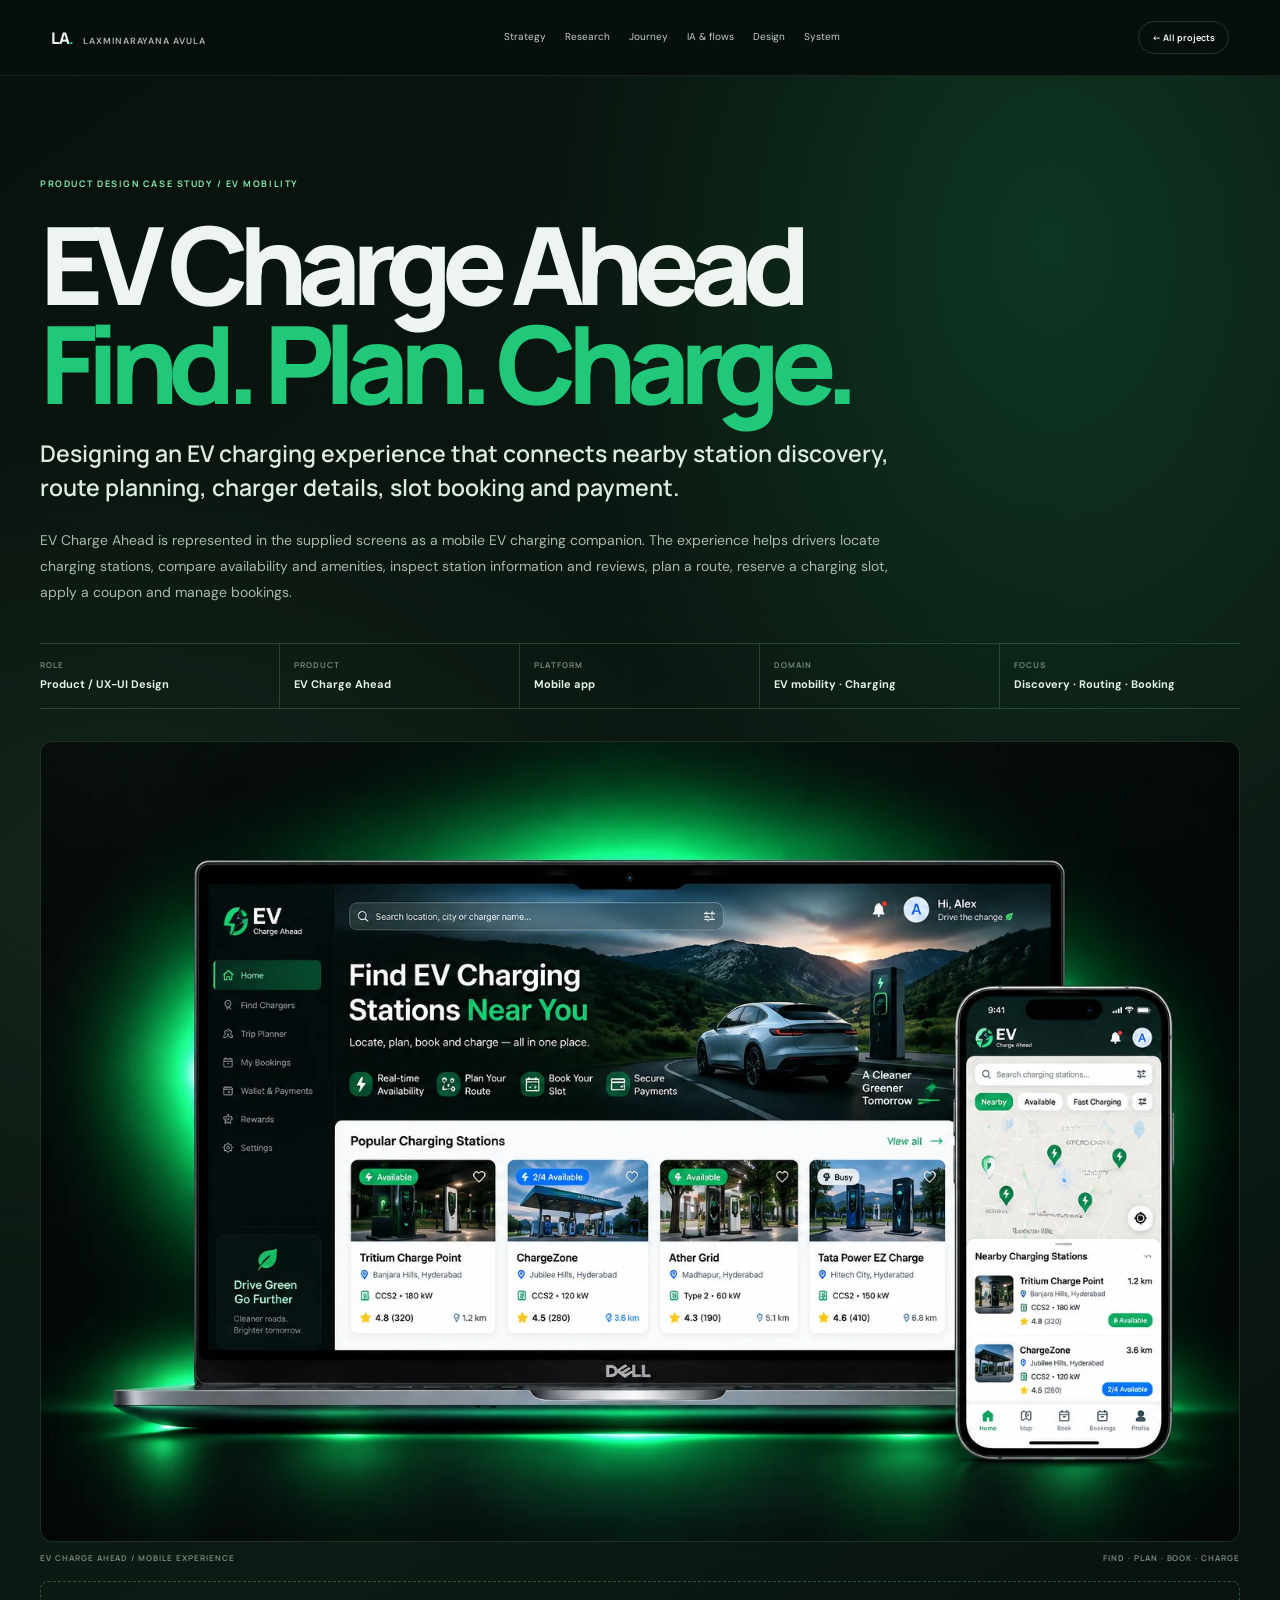
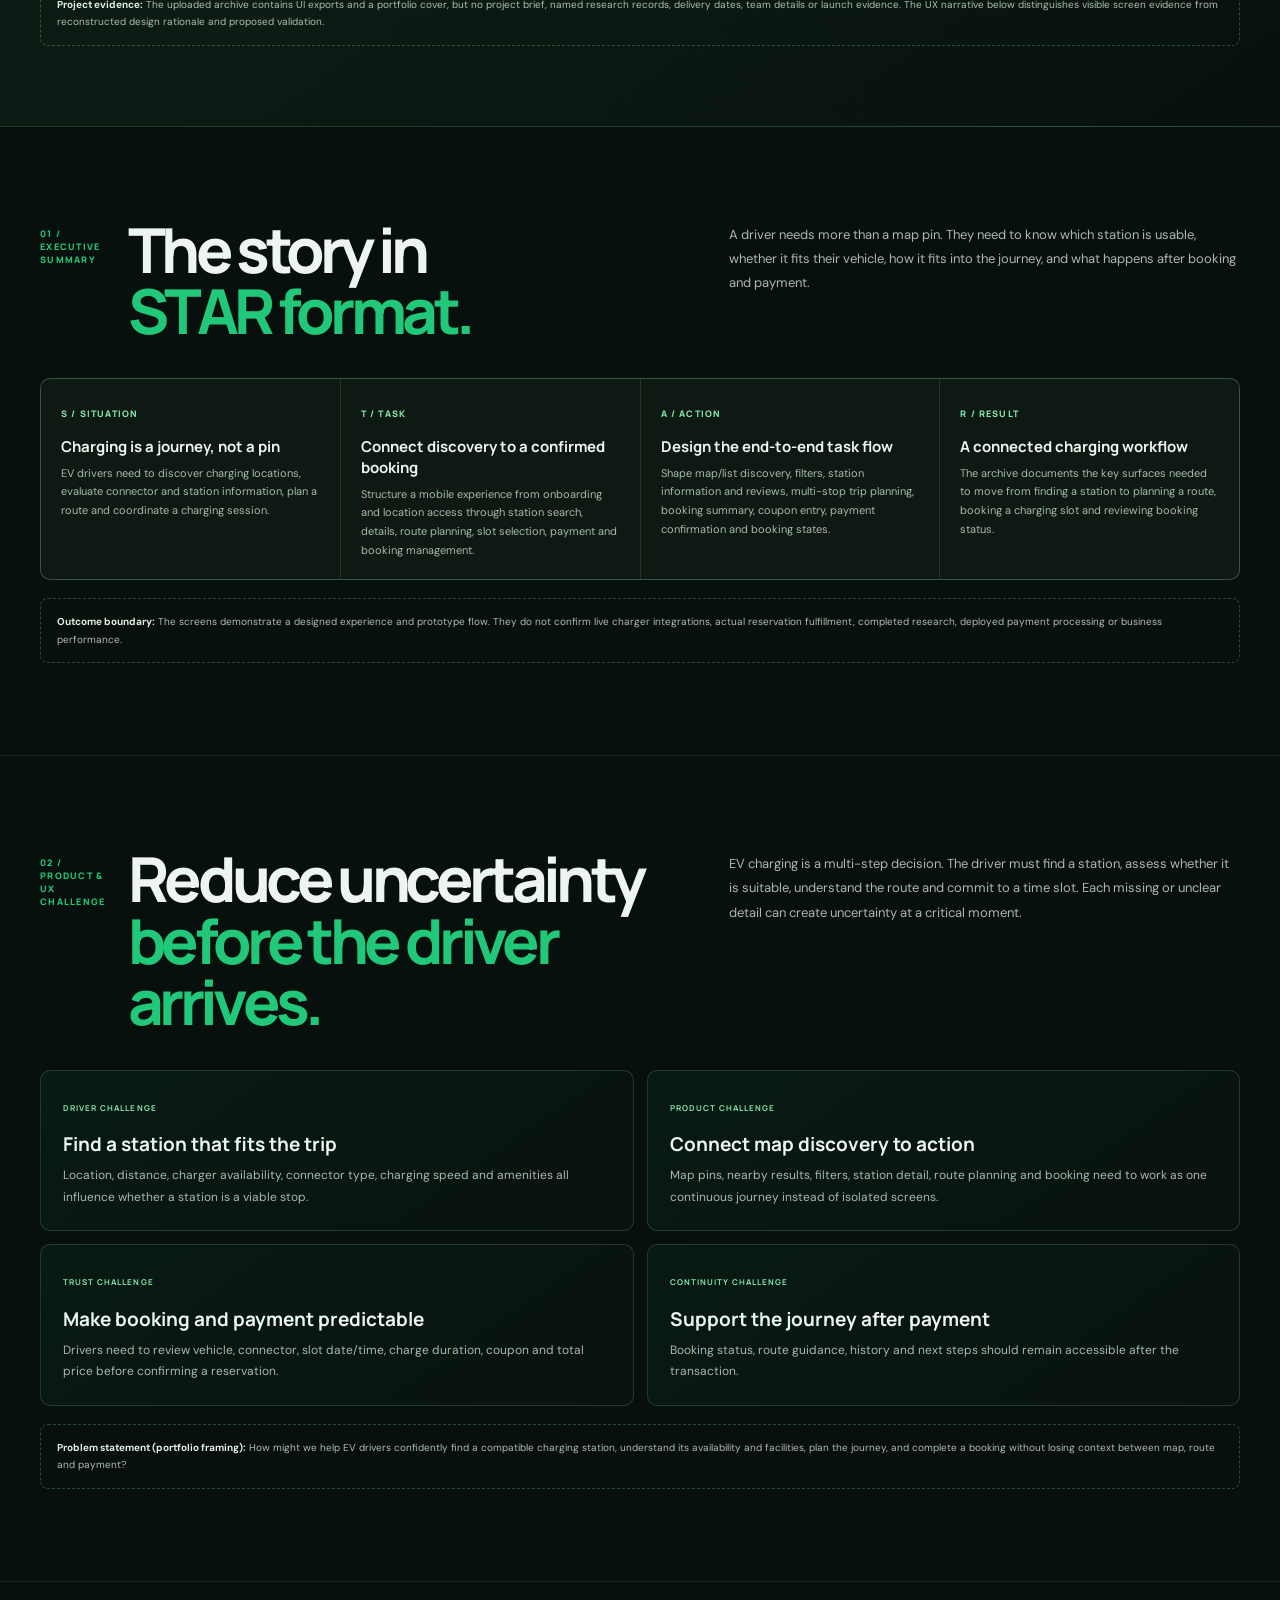
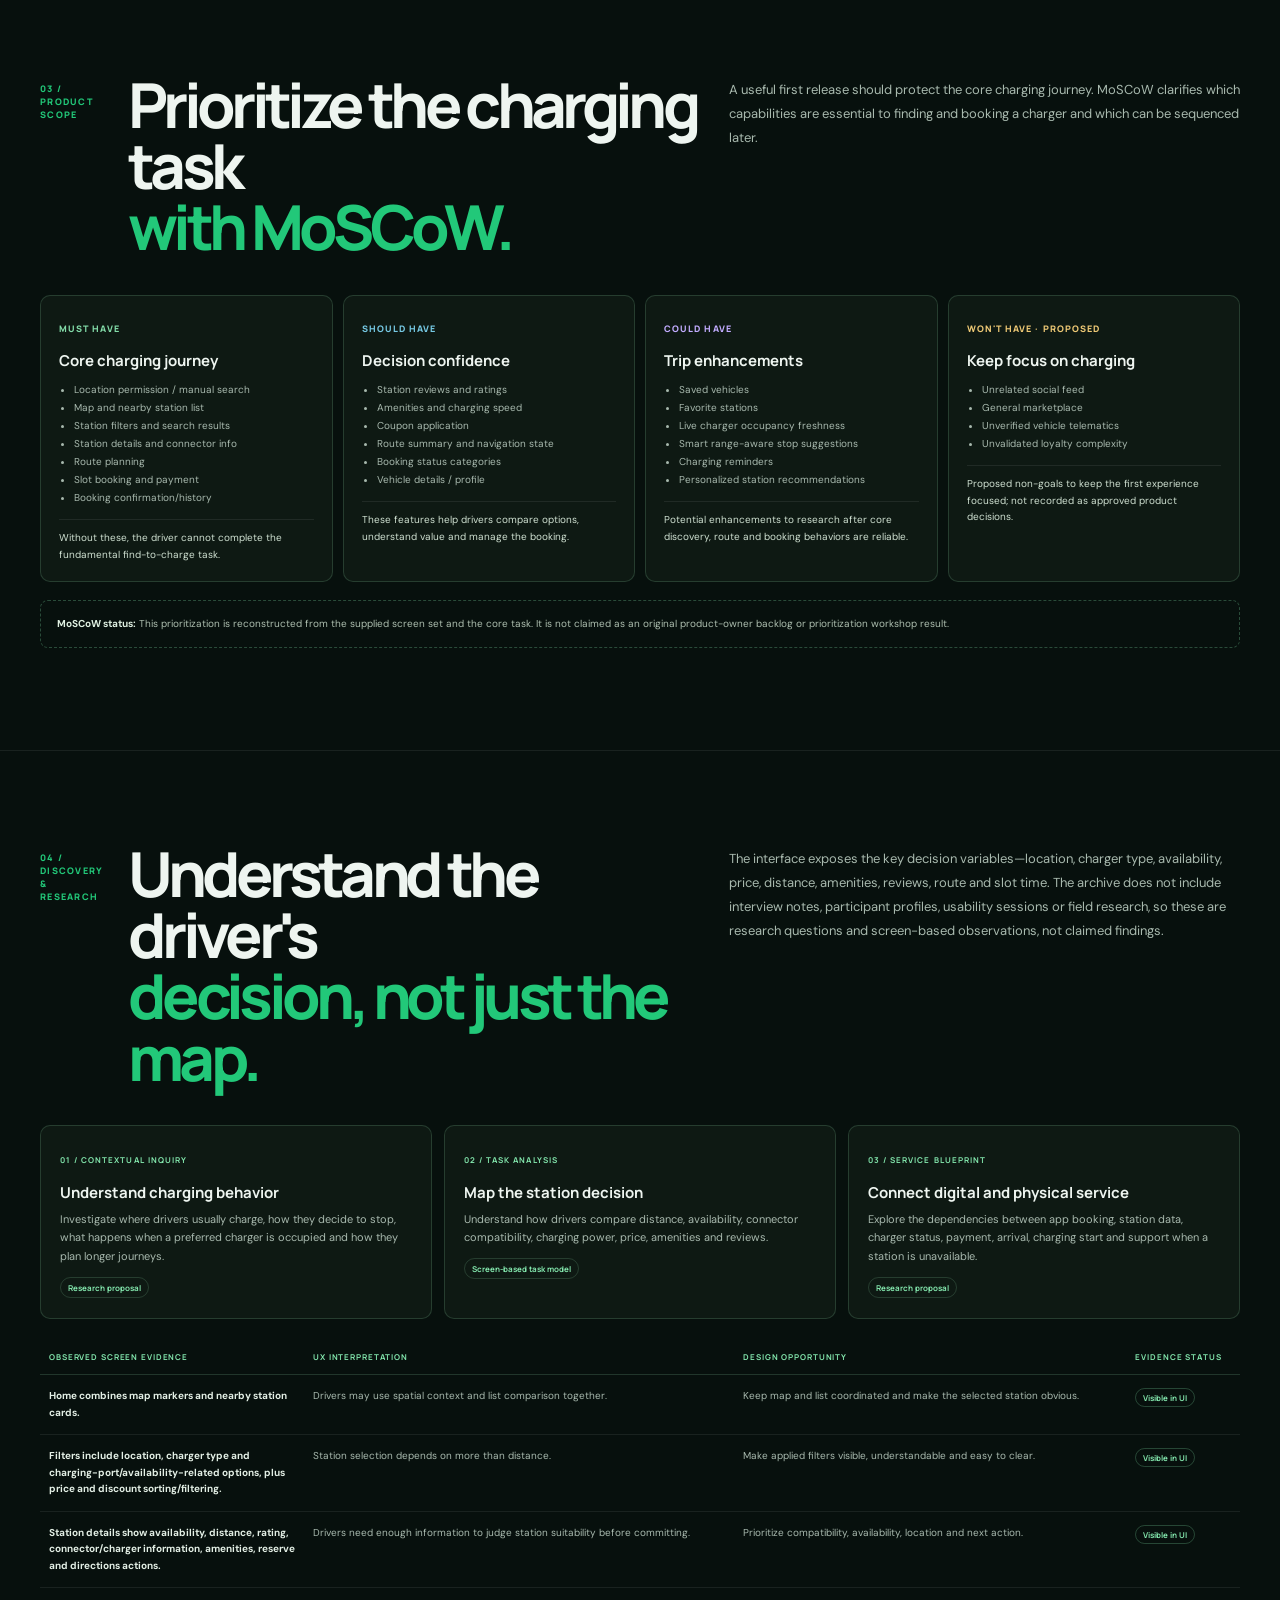
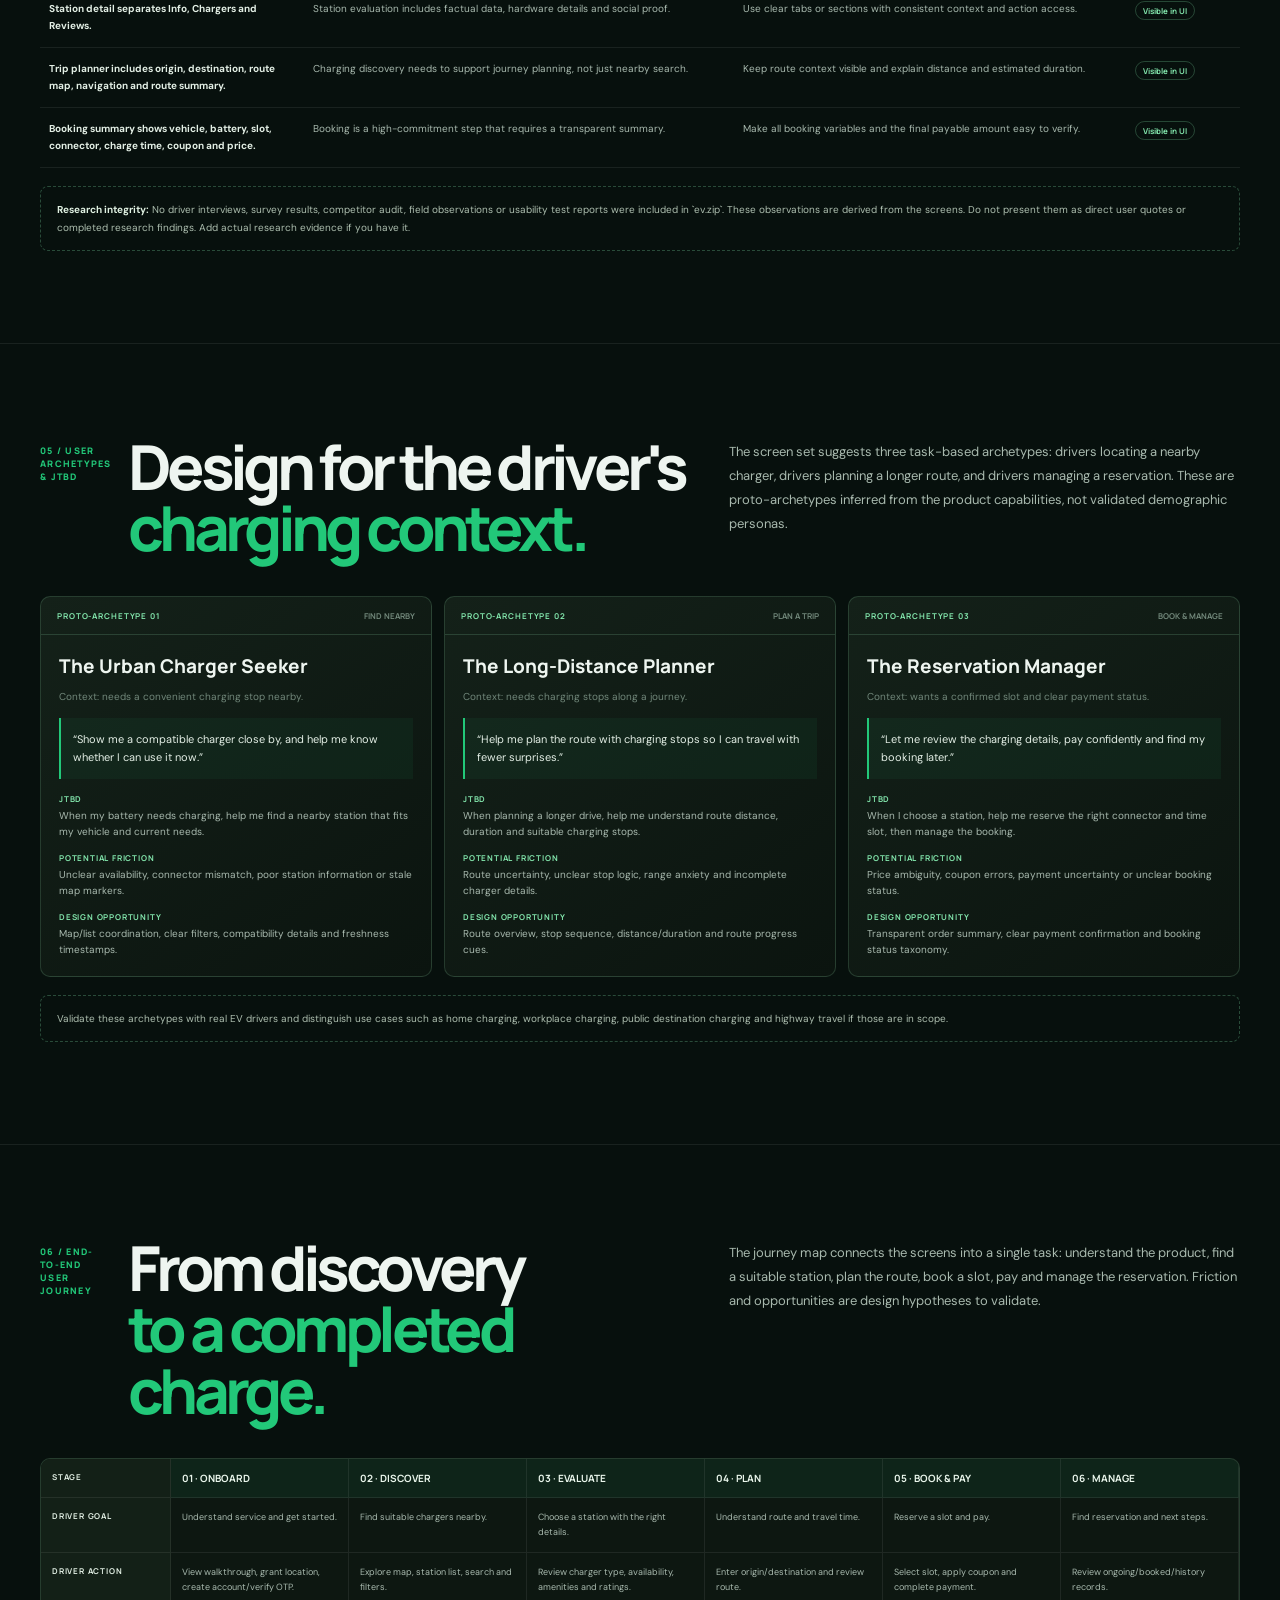
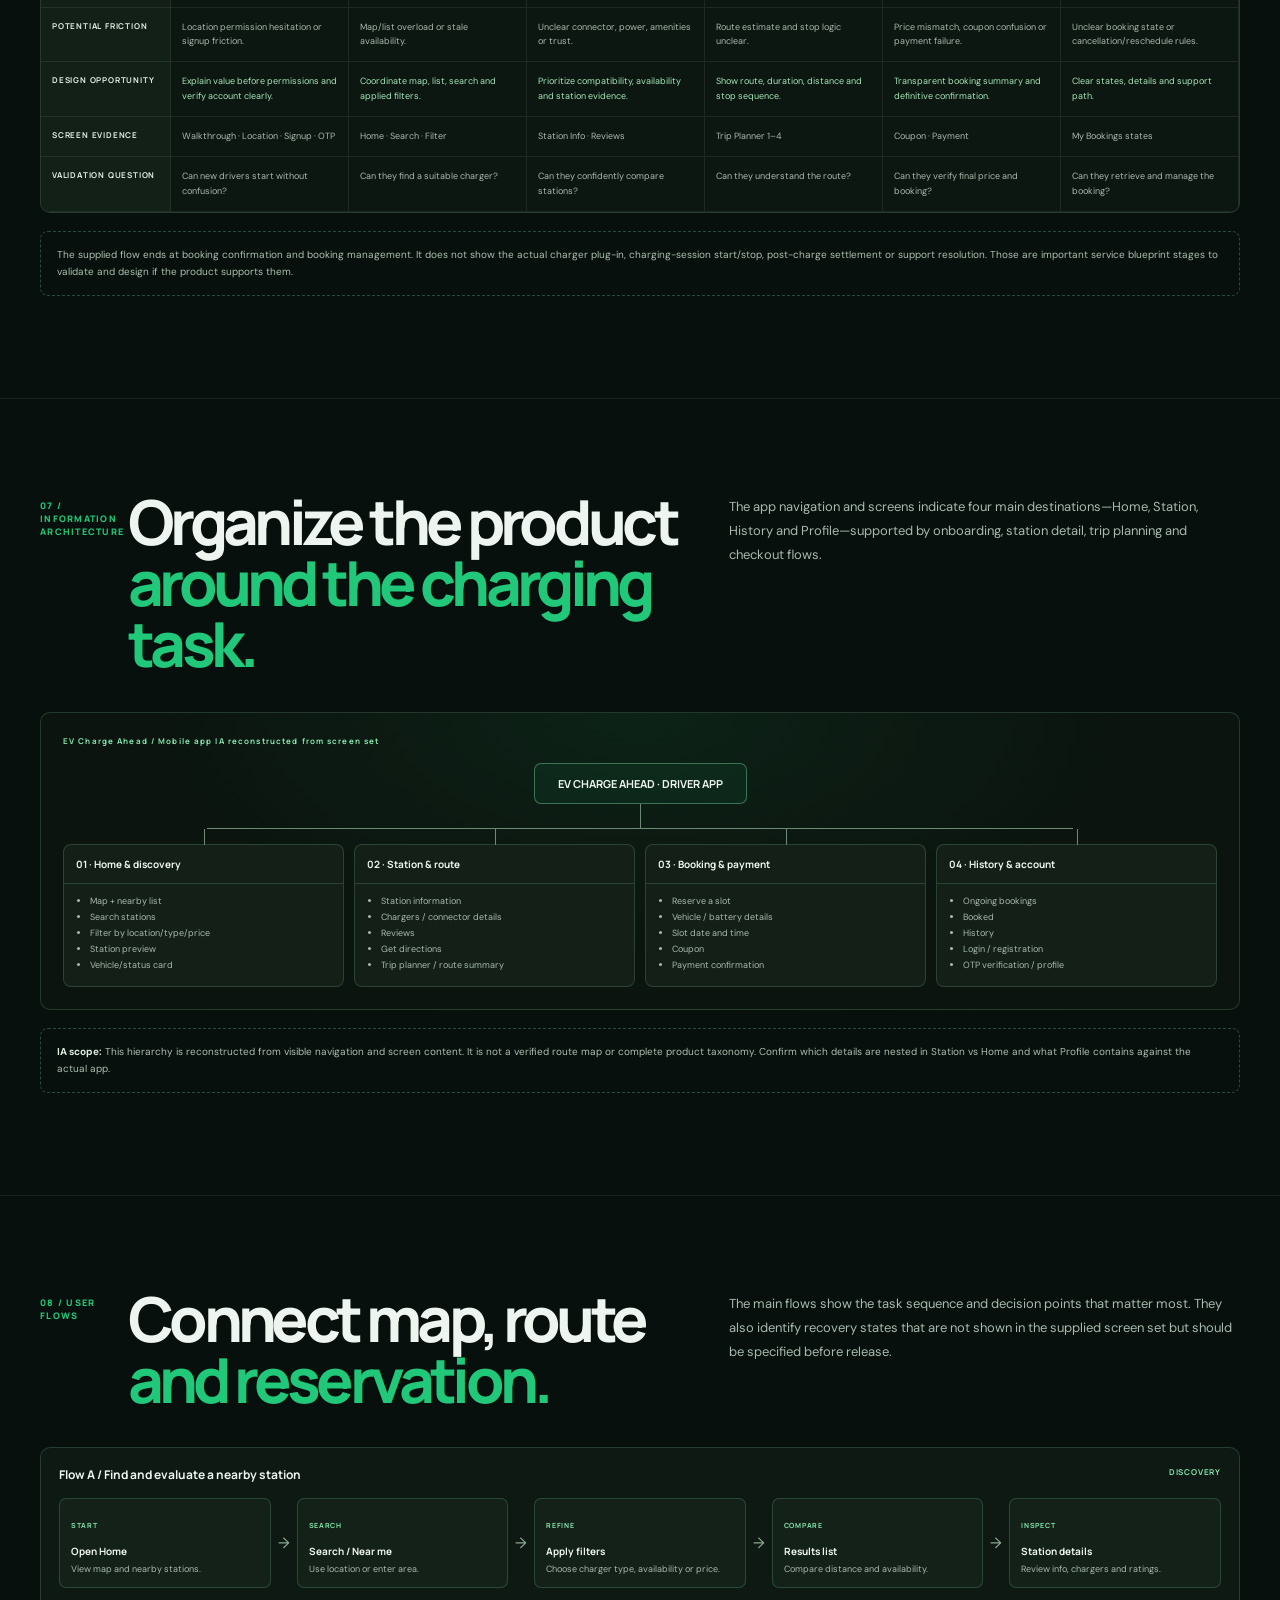
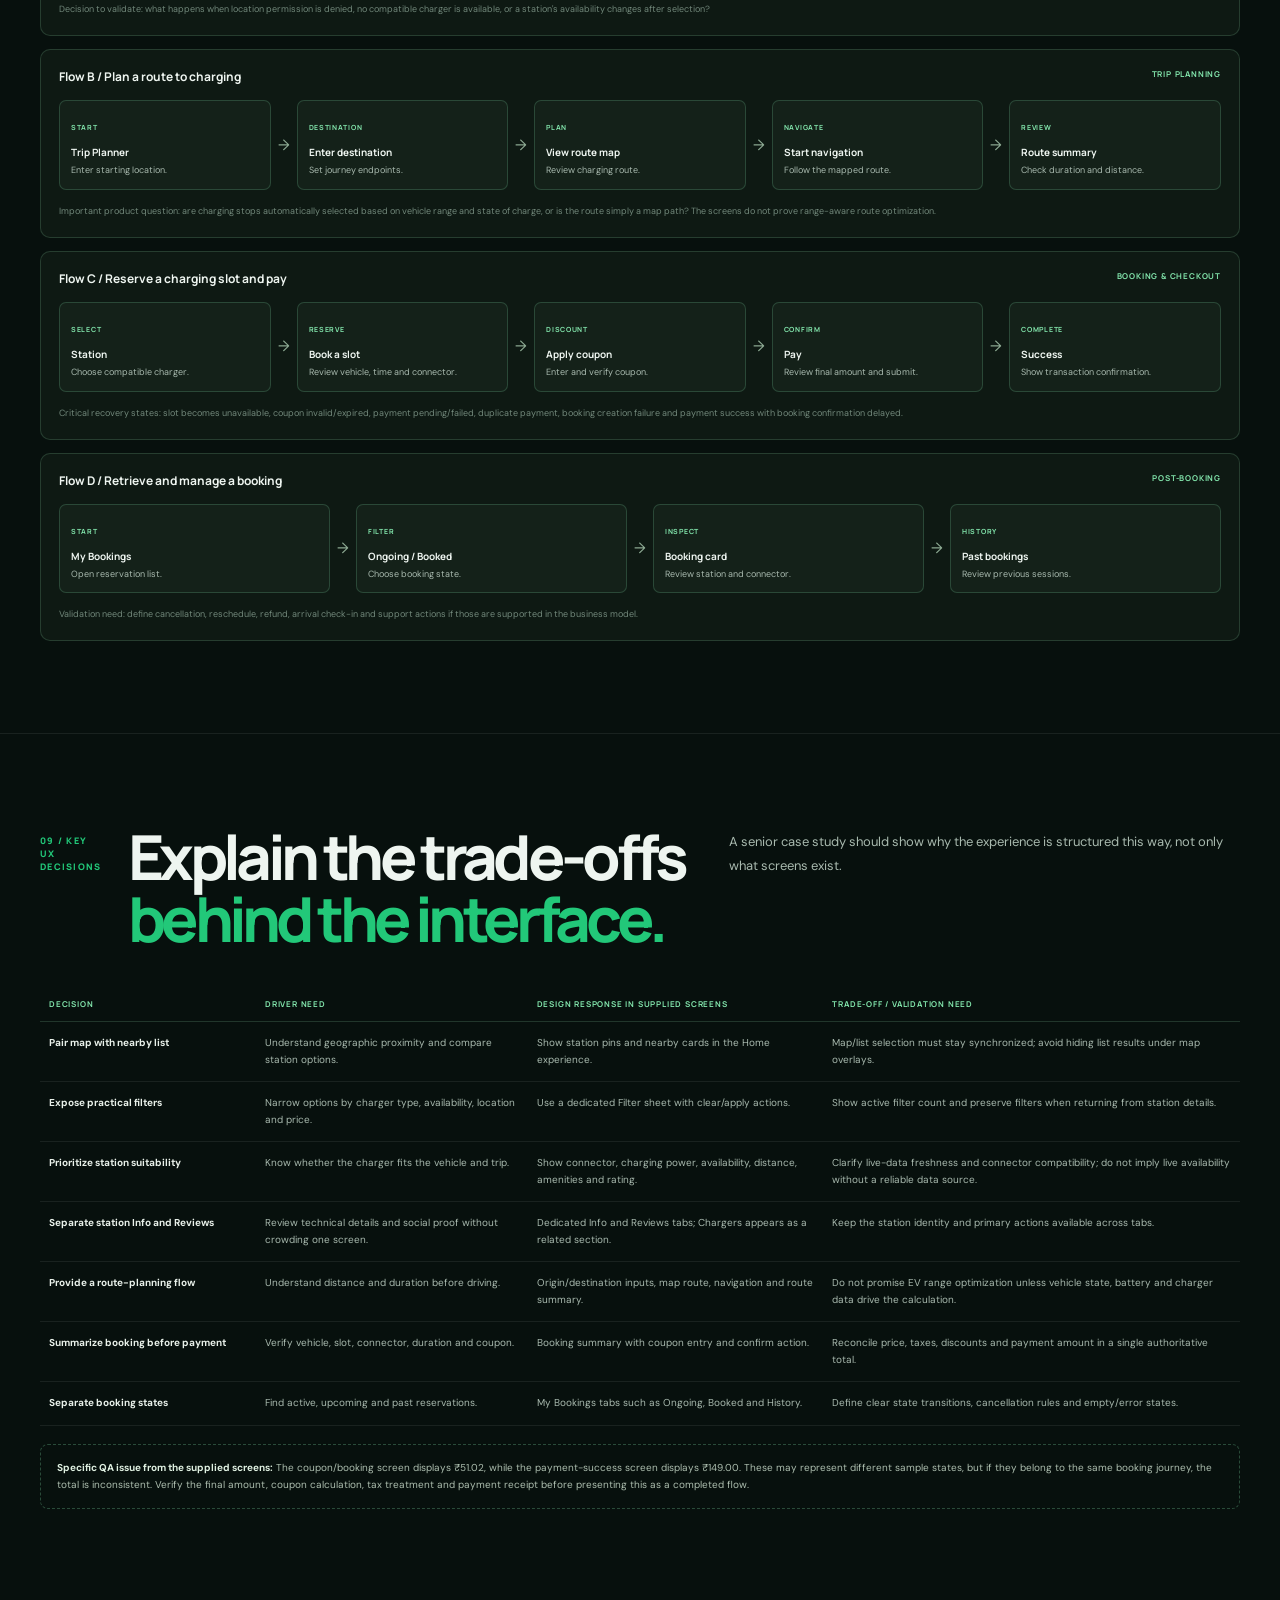
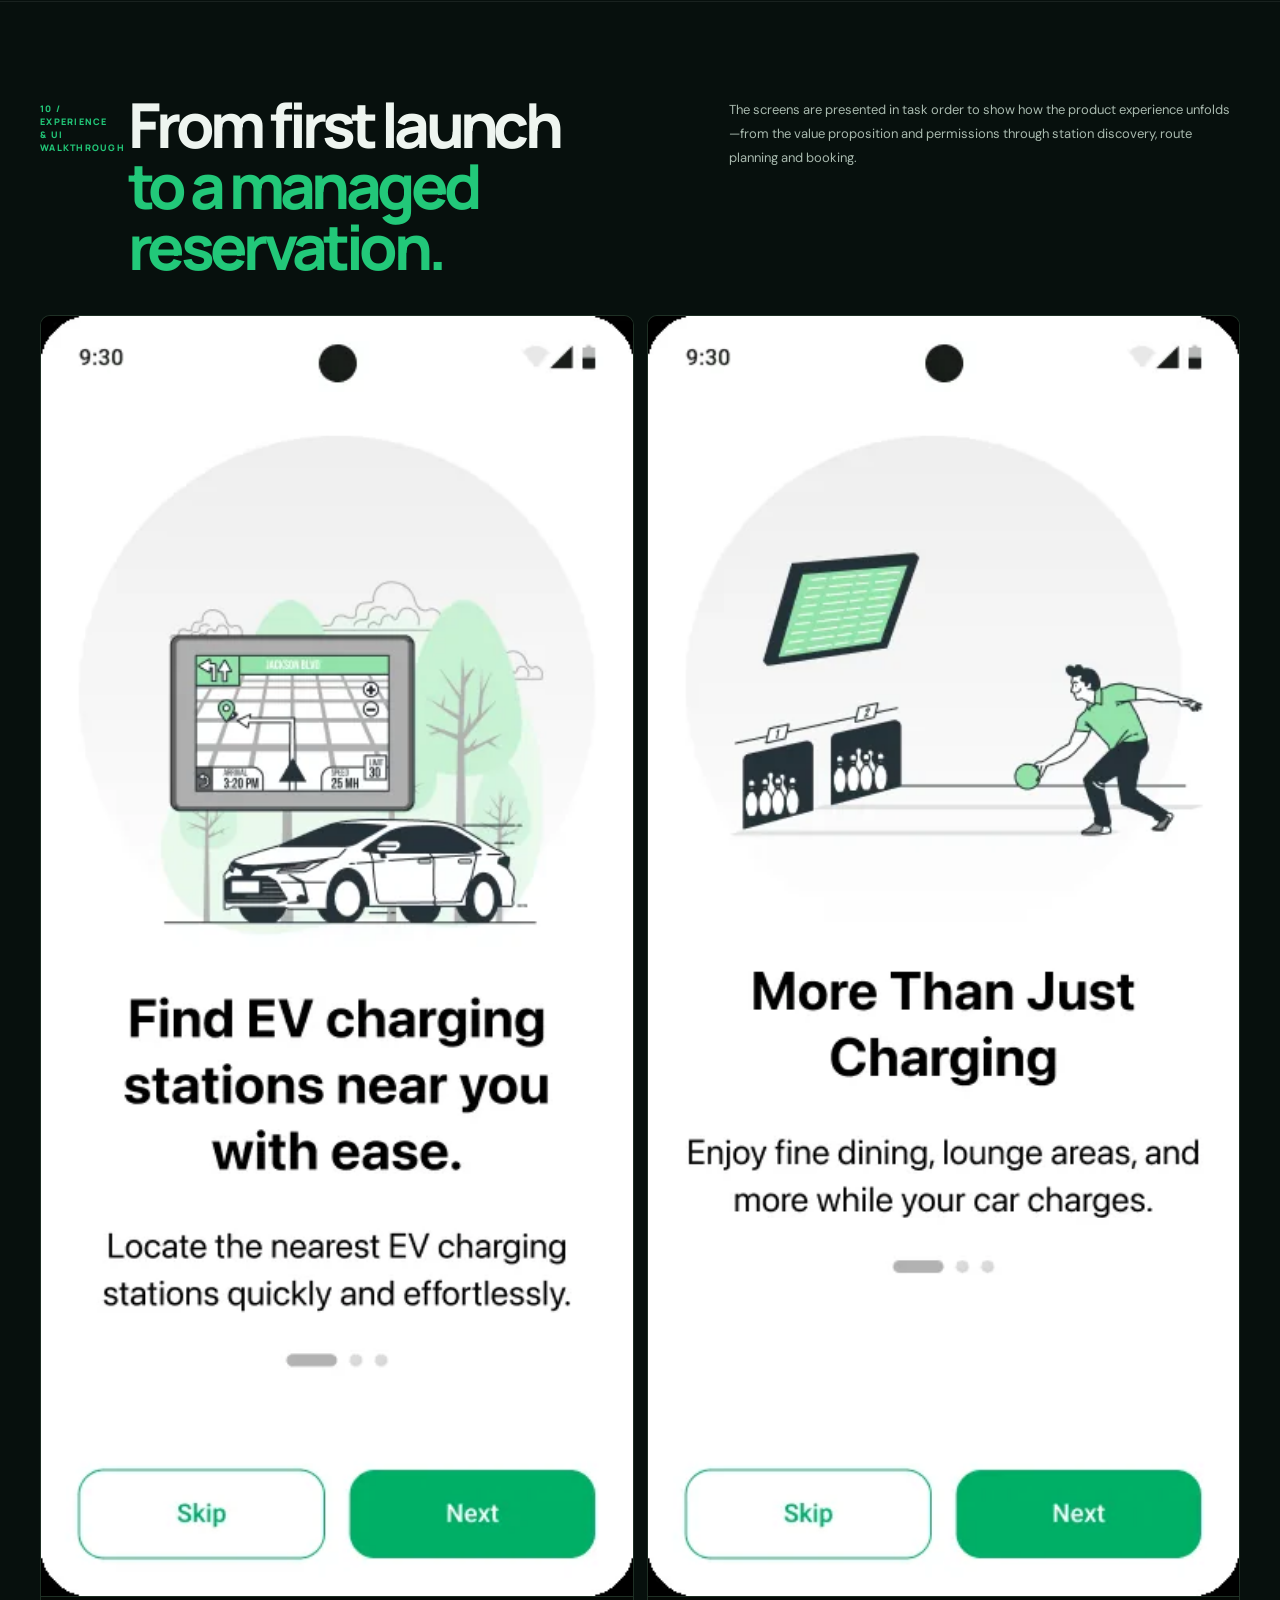
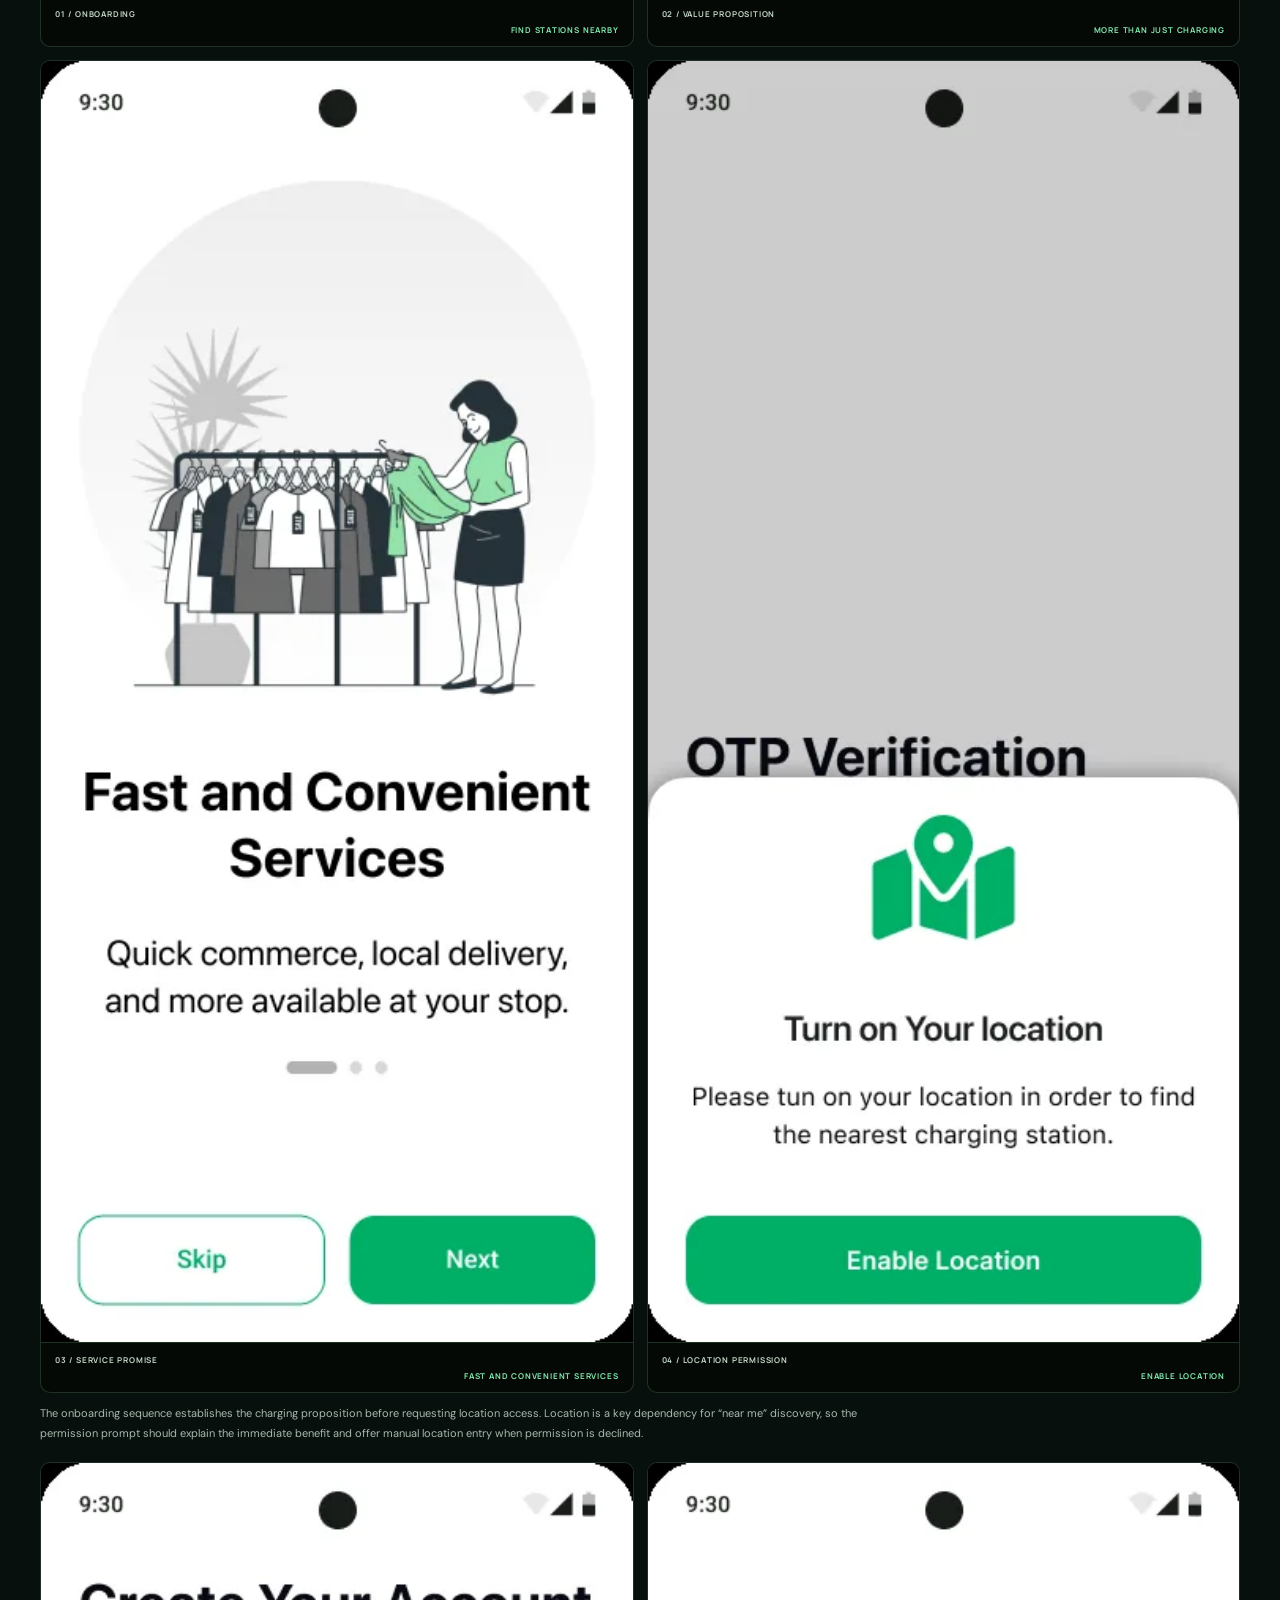
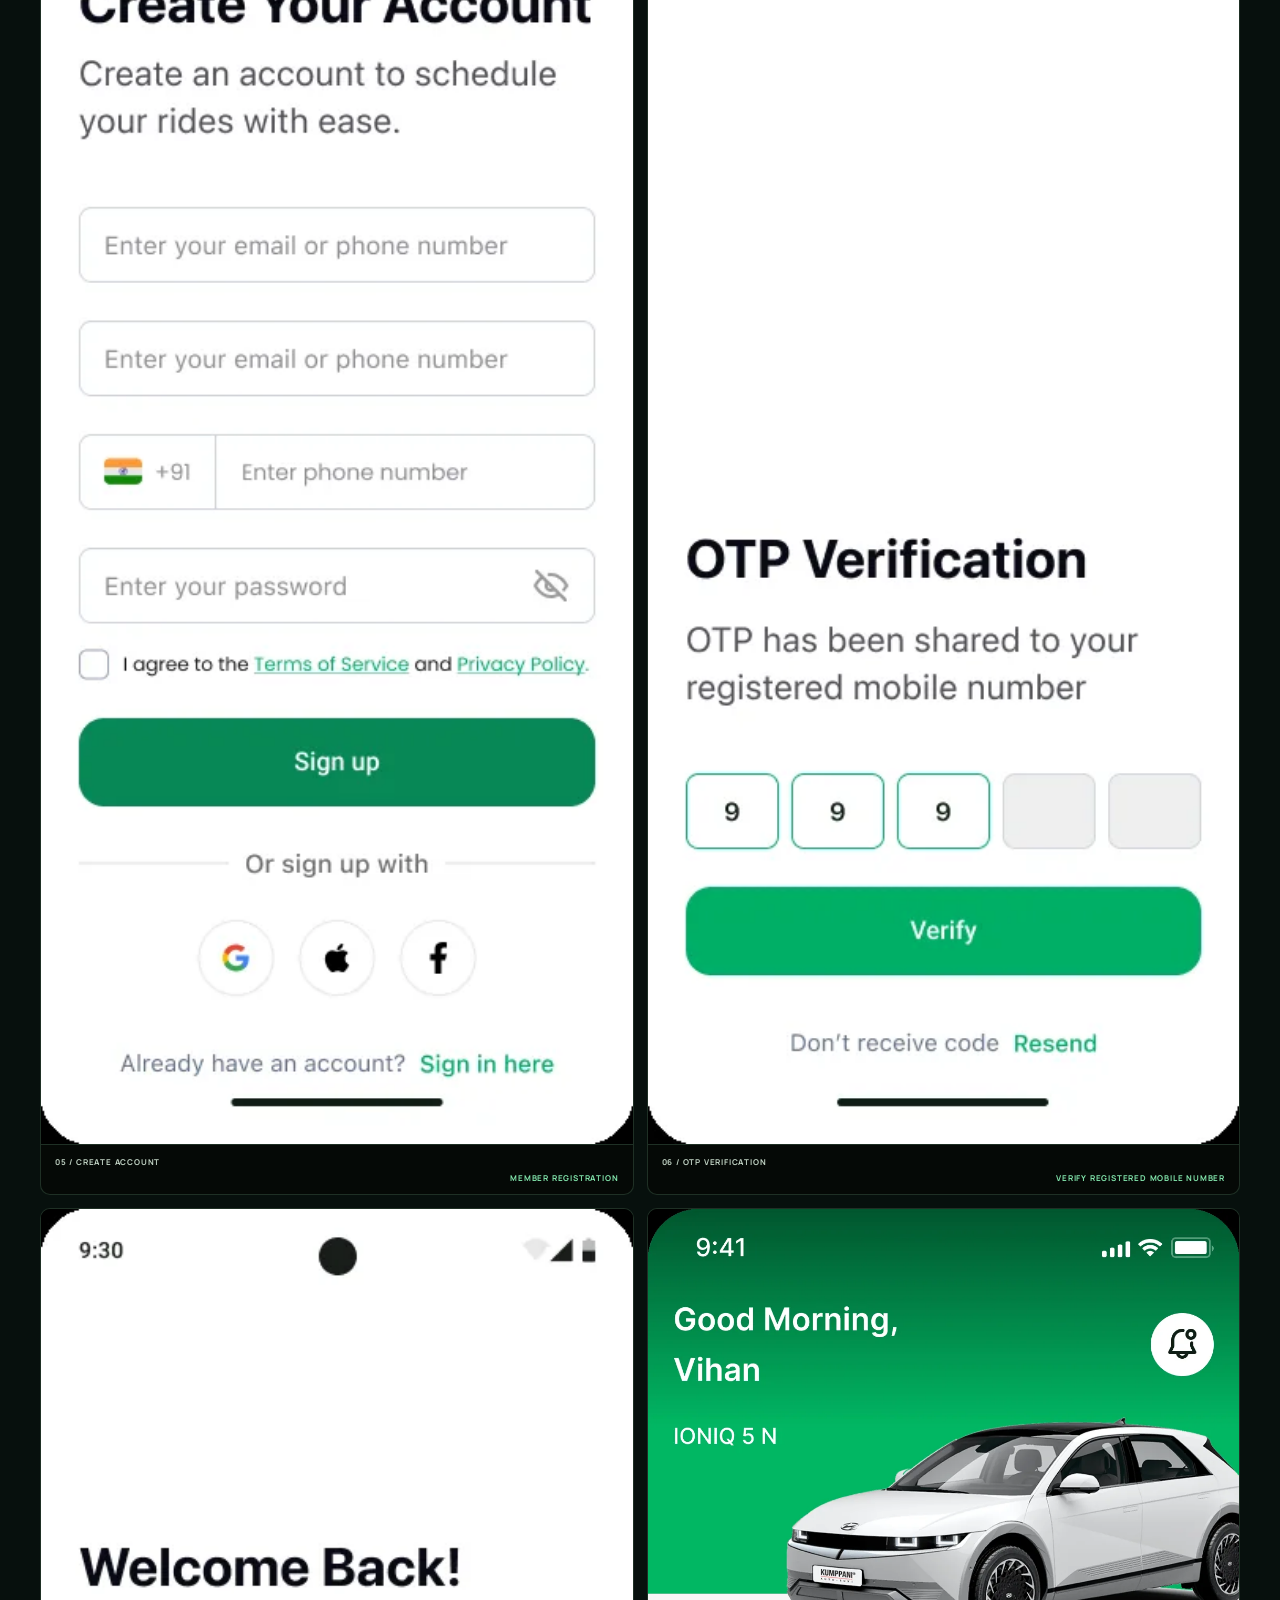
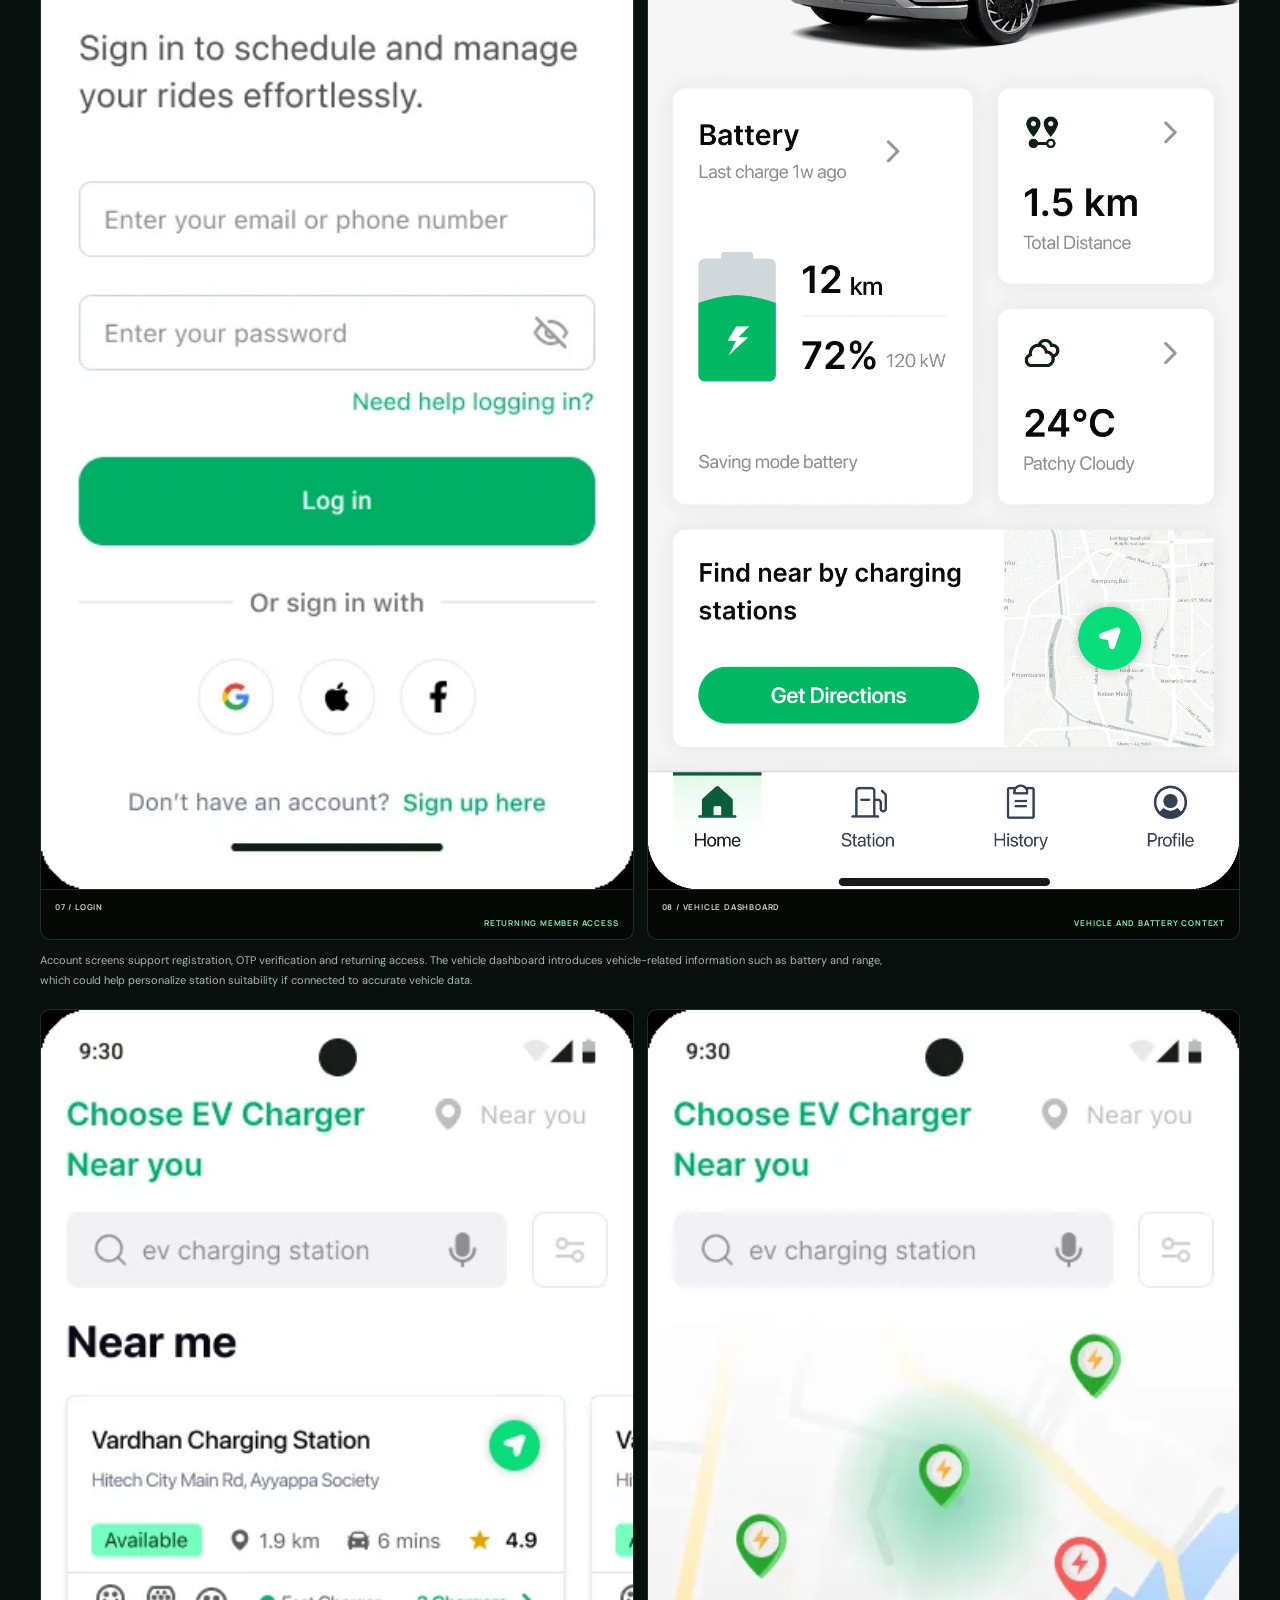
<file: work/ev-charging-station-finder.html>
<!DOCTYPE html>

<html lang="en">
<head>
<meta charset="utf-8"/>
<meta content="width=device-width,initial-scale=1" name="viewport"/>
<meta content="#07110e" name="theme-color"/>
<meta content="EV Charge Ahead — EV charging station discovery, route planning, slot booking and payment UX case study by Laxminarayana Avula." name="description"/>
<title>EV Charge Ahead — EV Charging UX Case Study | Laxminarayana Avula</title>
<link href="https://fonts.googleapis.com" rel="preconnect"/>
<link crossorigin="" href="https://fonts.gstatic.com" rel="preconnect"/>
<link href="https://fonts.googleapis.com/css2?family=DM+Sans:wght@400;500;600;700&amp;family=Manrope:wght@400;500;600;700;800&amp;display=swap" rel="stylesheet"/>
<style>
:root{--bg:#07100d;--surface:#0d1914;--surface2:#12221a;--text:#eef5f0;--muted:#a8b9ae;--dim:#71877a;--line:rgba(146,219,171,.19);--soft:rgba(255,255,255,.075);--green:#22c879;--green2:#83e7ad;--lime:#b3e88b;--blue:#69a9f7;--red:#ff6a69;--gold:#e8c66d;--max:1200px}
*{box-sizing:border-box}html{scroll-behavior:smooth;scroll-padding-top:92px}body{margin:0;background:var(--bg);color:var(--text);font-family:"DM Sans",sans-serif;line-height:1.65}a{color:inherit;text-decoration:none}img{display:block;max-width:100%}::selection{background:rgba(34,200,121,.25)}
.skip{position:absolute;left:15px;top:-70px;z-index:99;background:#fff;color:#111;padding:10px 14px}.skip:focus{top:15px}
.top{height:76px;position:sticky;top:0;z-index:40;display:flex;align-items:center;justify-content:space-between;padding:0 max(4vw,22px);border-bottom:1px solid var(--soft);background:rgba(7,16,13,.91);backdrop-filter:blur(18px)}
.brand{font:800 16px Manrope;letter-spacing:-.06em}.brand b{color:var(--green)}.nav{display:flex;gap:19px;font-size:10px;color:#c0d0c5}.nav a:hover{color:var(--green2)}.back{font:700 9px Manrope;padding:9px 13px;border:1px solid var(--line);border-radius:24px}
.wrap{width:min(calc(100% - 48px),var(--max));margin:auto}
.hero{position:relative;overflow:hidden;padding:92px 0 70px;background:radial-gradient(ellipse at 82% 10%,rgba(30,190,108,.19),transparent 33%),radial-gradient(ellipse at 8% 48%,rgba(71,130,88,.14),transparent 35%),linear-gradient(145deg,#08120d,#0d1b14 68%,#07100d);border-bottom:1px solid var(--line)}
.hero:before{content:"";position:absolute;inset:0;opacity:.11;pointer-events:none;background-image:linear-gradient(rgba(170,255,197,.08) 1px,transparent 1px),linear-gradient(90deg,rgba(170,255,197,.08) 1px,transparent 1px);background-size:78px 78px;mask-image:linear-gradient(90deg,transparent,#000 45%,transparent)}
.hero-in{position:relative;z-index:1}.kicker{font:700 9px Manrope;letter-spacing:.17em;text-transform:uppercase;color:var(--green2)}
.hero h1{margin:24px 0 15px;font:800 clamp(58px,9vw,108px)/.92 Manrope;letter-spacing:-.09em}.hero h1 span{display:block;color:var(--green)}
.subhead{max-width:880px;font:600 clamp(18px,2vw,23px)/1.5 Manrope;color:#dcebe0}.intro{max-width:850px;color:var(--muted);font-size:14px;line-height:1.85;margin:17px 0 0}
.meta{display:grid;grid-template-columns:repeat(5,1fr);margin-top:38px;border-top:1px solid var(--line);border-bottom:1px solid var(--line)}.meta>div{padding:15px 14px 15px 0;border-right:1px solid var(--line)}.meta>div+div{padding-left:14px}.meta>div:last-child{border:0}.meta small{display:block;font:700 8px Manrope;color:var(--dim);letter-spacing:.13em;text-transform:uppercase}.meta b{display:block;margin-top:6px;font-size:11px;line-height:1.5;color:#e2f0e5}
.hero-fig{margin:32px 0 0;border:1px solid var(--line);border-radius:13px;overflow:hidden;background:#050906}.hero-fig img{width:100%;height:auto}.figcap{display:flex;justify-content:space-between;gap:15px;margin-top:10px;color:var(--dim);font:700 8px Manrope;letter-spacing:.12em;text-transform:uppercase}
.section{padding:92px 0;border-bottom:1px solid var(--soft)}.sec-head{display:grid;grid-template-columns:65px minmax(0,.95fr) minmax(270px,.84fr);gap:23px;align-items:start;margin-bottom:37px}.num{padding-top:8px;font:800 9px Manrope;color:var(--green);letter-spacing:.14em}
h2{margin:0;font:750 clamp(36px,5vw,62px)/.99 Manrope;letter-spacing:-.075em}h2 em{font-style:normal;color:var(--green)}.sec-intro{margin:4px 0 0;color:var(--muted);font-size:13px;line-height:1.85}
.star{display:grid;grid-template-columns:repeat(4,1fr);gap:1px;border:1px solid var(--line);border-radius:10px;overflow:hidden;background:var(--line)}.star article{padding:20px;background:#0e1913}.star b{font:800 9px Manrope;letter-spacing:.13em;color:var(--green2)}.star h3{font:700 15px Manrope;margin:10px 0 7px}.star p{font-size:11px;color:var(--muted);line-height:1.7;margin:0}
.note{margin-top:18px;padding:14px 16px;border:1px dashed rgba(131,231,173,.28);border-radius:8px;color:#adbeaf;font-size:10px;line-height:1.75}.note strong{color:#e0f1e2}
.grid2{display:grid;grid-template-columns:1fr 1fr;gap:13px}.card{border:1px solid var(--line);border-radius:10px;padding:22px;background:linear-gradient(145deg,rgba(34,200,121,.055),rgba(255,255,255,.01))}.card small{font:700 8px Manrope;color:var(--green2);letter-spacing:.13em}.card h3{font:700 19px Manrope;margin:12px 0 8px}.card p{font-size:12px;line-height:1.8;color:var(--muted);margin:0}
.moscow{display:grid;grid-template-columns:repeat(4,1fr);gap:10px}.priority{padding:18px;border:1px solid var(--line);border-radius:10px;background:#0e1913}.priority .p{font:800 9px Manrope;letter-spacing:.12em}.must{color:#83dca9}.should{color:#76c9e4}.could{color:#c2acff}.wont{color:#edc875}.priority h3{font:700 15px Manrope;margin:10px 0}.priority ul{padding-left:15px;margin:0;color:var(--muted);font-size:10px;line-height:1.8}.priority p{border-top:1px solid var(--soft);padding-top:10px;margin:12px 0 0;color:#cfe0d1;font-size:10px;line-height:1.65}
.research-grid{display:grid;grid-template-columns:repeat(3,1fr);gap:12px}.research{padding:19px;border:1px solid var(--line);border-radius:10px;background:#0e1913}.research small{font:700 8px Manrope;color:var(--green2);letter-spacing:.13em}.research h3{font:700 15px Manrope;margin:10px 0 7px}.research p{font-size:11px;color:var(--muted);line-height:1.7;margin:0}.evidence{display:inline-block;margin-top:11px;padding:4px 7px;border:1px solid var(--line);border-radius:18px;color:var(--green2);font:700 8px Manrope}
.matrix{width:100%;border-collapse:collapse;margin-top:20px;font-size:10px}.matrix th{text-align:left;padding:12px 9px;color:var(--green2);font:700 8px Manrope;letter-spacing:.11em;text-transform:uppercase;border-bottom:1px solid var(--line)}.matrix td{padding:13px 9px;border-bottom:1px solid var(--soft);color:var(--muted);line-height:1.65;vertical-align:top}.matrix td:first-child{width:22%;font-weight:700;color:#e3efe5}
.pill{display:inline-block;padding:3px 7px;border:1px solid rgba(131,231,173,.25);border-radius:18px;color:var(--green2);font:700 8px Manrope}
.personas{display:grid;grid-template-columns:repeat(3,1fr);gap:12px}.persona{border:1px solid var(--line);border-radius:10px;overflow:hidden;background:linear-gradient(145deg,#142119,#0b140f)}.persona-head{display:flex;justify-content:space-between;padding:13px 16px;border-bottom:1px solid var(--line)}.persona-head span{font:700 8px Manrope;color:var(--green2);letter-spacing:.11em}.persona-head b{font:700 8px Manrope;color:var(--dim)}.persona-body{padding:18px}.persona h3{font:750 19px Manrope;margin:0 0 5px}.persona .context{font-size:10px;color:var(--dim);margin-bottom:13px}.persona blockquote{margin:0;padding:12px;border-left:2px solid var(--green);background:rgba(34,200,121,.06);font-size:11px;line-height:1.65;color:#e3eee5}.persona dl{margin:14px 0 0}.persona dt{font:700 8px Manrope;color:var(--green2);letter-spacing:.1em;text-transform:uppercase;margin-top:12px}.persona dd{margin:4px 0 0;color:var(--muted);font-size:10px;line-height:1.6}
.journey-wrap{overflow-x:auto;border:1px solid var(--line);border-radius:10px;background:#0d1711}.journey{min-width:1060px;display:grid;grid-template-columns:130px repeat(6,minmax(150px,1fr))}.journey div{padding:12px 11px;border-right:1px solid var(--soft);border-bottom:1px solid var(--soft);color:var(--muted);font-size:9px;line-height:1.65}.journey .rh{background:#132017;color:#e1eee3;font:700 8px Manrope;letter-spacing:.1em;text-transform:uppercase}.journey .stage{background:rgba(34,200,121,.075);color:#eaf6ec;font:700 10px Manrope}.journey strong{display:block;color:#e9f3ea;margin-bottom:4px;font-size:9px}.journey .opp{color:#a4e6b8}
.diagram{padding:22px;border:1px solid var(--line);border-radius:10px;background:radial-gradient(ellipse at 50% 0,rgba(34,200,121,.08),transparent 57%),#0b140f;overflow-x:auto}.diagram-title{font:700 8px Manrope;color:var(--green2);letter-spacing:.14em;margin-bottom:17px}.root-node{width:max-content;margin:auto;padding:12px 23px;border:1px solid rgba(131,231,173,.4);border-radius:7px;background:rgba(34,200,121,.07);font:700 11px Manrope}.stem{height:24px;width:1px;background:#6e8a75;margin:auto}.branches{display:grid;grid-template-columns:repeat(4,minmax(150px,1fr));gap:10px;position:relative;padding-top:16px}.branches:before{content:"";position:absolute;left:12.5%;right:12.5%;top:0;border-top:1px solid #6e8a75}.branch{position:relative;border:1px solid var(--line);border-radius:8px;background:#142017}.branch:before{content:"";position:absolute;height:16px;border-left:1px solid #6e8a75;top:-16px;left:50%}.branch h3{margin:0;padding:12px;border-bottom:1px solid var(--line);font:700 10px Manrope}.branch ul{margin:0;padding:9px 12px 12px 26px;color:var(--muted);font-size:9px;line-height:1.8}
.flowstack{display:grid;gap:13px}.flow{padding:18px;border:1px solid var(--line);border-radius:10px;background:#0e1913}.flow-head{display:flex;justify-content:space-between;gap:12px;margin-bottom:15px}.flow-head b{font:700 12px Manrope}.flow-head span{font:700 8px Manrope;color:var(--green2);letter-spacing:.1em}.nodes{display:flex;align-items:stretch;gap:7px;overflow-x:auto;padding-bottom:5px}.node{min-width:117px;flex:1;padding:11px;border:1px solid rgba(131,231,173,.2);border-radius:7px;background:#142119}.node small{font:700 7px Manrope;color:var(--green2);letter-spacing:.1em}.node b{display:block;margin-top:7px;font:700 10px Manrope}.node p{font-size:9px;line-height:1.5;color:var(--muted);margin:5px 0 0}.arr{align-self:center;color:#90ad96;font-size:15px}.branch-note{font-size:9px;line-height:1.65;color:var(--dim);margin:9px 0 0}
.decisions{width:100%;border-collapse:collapse}.decisions th{text-align:left;padding:12px 9px;border-bottom:1px solid var(--line);font:700 8px Manrope;color:var(--green2);letter-spacing:.1em;text-transform:uppercase}.decisions td{padding:13px 9px;border-bottom:1px solid var(--soft);color:var(--muted);font-size:10px;line-height:1.65;vertical-align:top}.decisions td:first-child{color:#e9f1ea;font-weight:700;width:18%}
.screen{margin:25px 0 0;border:1px solid var(--line);border-radius:10px;overflow:hidden;background:#050906}.screen img{width:100%;height:auto}.screen figcaption{display:flex;justify-content:space-between;gap:14px;padding:11px 14px;border-top:1px solid var(--line);font:700 8px Manrope;letter-spacing:.1em;text-transform:uppercase;color:#c2d4c5}.screen figcaption span:last-child{color:var(--green2);text-align:right}.screen-grid{display:grid;grid-template-columns:1fr 1fr;gap:13px;margin-top:13px}.screen-grid .screen{margin:0}.screen-grid figcaption{display:block}.screen-grid figcaption span{display:block}.screen-grid figcaption span+span{margin-top:5px;color:var(--dim)}.caption{color:var(--muted);font-size:11px;line-height:1.8;max-width:850px;margin:11px 0 18px}
.ds-grid{display:grid;grid-template-columns:repeat(3,1fr);gap:11px}.ds{border:1px solid var(--line);border-radius:9px;padding:18px;background:#0e1913}.ds small{font:700 8px Manrope;color:var(--green2);letter-spacing:.12em}.swatches{display:flex;gap:6px;margin:14px 0}.swatches i{height:31px;flex:1;border-radius:4px;border:1px solid rgba(255,255,255,.1)}.ds h3{font:700 13px Manrope;margin:0}.ds p{font-size:10px;line-height:1.7;color:var(--muted);margin:7px 0 0}.type-demo{font:800 31px Manrope;letter-spacing:-.08em;margin:14px 0}.space-demo{height:31px;display:flex;align-items:end;gap:7px;margin:14px 0}.space-demo i{width:10px;background:linear-gradient(#83e7ad,#22c879);border-radius:3px}.space-demo i:nth-child(1){height:7px}.space-demo i:nth-child(2){height:12px}.space-demo i:nth-child(3){height:18px}.space-demo i:nth-child(4){height:24px}.space-demo i:nth-child(5){height:30px}
.comp{width:100%;border-collapse:collapse;margin-top:18px}.comp th{text-align:left;color:var(--green2);font:700 8px Manrope;letter-spacing:.1em;text-transform:uppercase;padding:11px 8px;border-bottom:1px solid var(--line)}.comp td{padding:12px 8px;border-bottom:1px solid var(--soft);font-size:10px;line-height:1.65;color:var(--muted);vertical-align:top}.comp td:first-child{font-weight:700;color:#e7f0e8}
.states{display:grid;grid-template-columns:repeat(4,1fr);gap:9px;margin-top:15px}.state{padding:13px;border:1px solid var(--line);border-radius:8px;background:#142017}.state i{display:block;width:21px;height:21px;border-radius:6px;background:rgba(34,200,121,.1);border:1px solid rgba(34,200,121,.3);margin-bottom:9px}.state b{display:block;font:700 10px Manrope}.state span{display:block;margin-top:4px;color:var(--muted);font-size:9px;line-height:1.55}
.impact{display:grid;grid-template-columns:.85fr 1.15fr;gap:42px}.impact h2{font-size:clamp(36px,4.7vw,60px)}.impact-list{border-top:1px solid var(--line)}.impact-list article{padding:14px 0;border-bottom:1px solid var(--soft)}.impact-list b{font:700 11px Manrope}.impact-list p{margin:5px 0 0;font-size:10px;color:var(--muted);line-height:1.7}
.reflection{padding:24px;border:1px solid var(--line);border-radius:10px;background:linear-gradient(135deg,rgba(34,200,121,.08),rgba(255,255,255,.02))}.reflection h3{font:700 19px Manrope;margin:0 0 8px}.reflection p{font-size:11px;line-height:1.8;color:var(--muted);margin:0}
.footer{display:flex;justify-content:space-between;gap:17px;padding:26px 0 38px;color:var(--dim);font-size:9px}.footer a:hover{color:var(--green2)}
.reveal{opacity:0;transform:translateY(14px);transition:opacity .55s ease,transform .55s ease}.reveal.visible{opacity:1;transform:none}
@media(max-width:900px){.sec-head{grid-template-columns:42px 1fr}.sec-intro{grid-column:2}.meta{grid-template-columns:repeat(3,1fr)}.meta>div:nth-child(3){border-right:0}.meta>div:nth-child(4){padding-left:0;border-top:1px solid var(--line)}.meta>div:nth-child(5){border-top:1px solid var(--line)}.moscow{grid-template-columns:1fr 1fr}.research-grid{grid-template-columns:1fr 1fr}.branches{grid-template-columns:repeat(2,minmax(150px,1fr))}.impact{grid-template-columns:1fr;gap:25px}}
@media(max-width:620px){.top{height:65px}.nav{display:none}.wrap{width:min(calc(100% - 36px),var(--max))}.hero{padding:66px 0 48px}.hero h1{font-size:clamp(52px,15vw,78px)}.meta{grid-template-columns:1fr 1fr}.meta>div{padding:12px 9px 12px 0}.meta>div+div{padding-left:9px}.meta>div:nth-child(2),.meta>div:nth-child(4){border-right:0}.meta>div:nth-child(3){padding-left:0;border-top:1px solid var(--line)}.meta>div:nth-child(4){border-top:1px solid var(--line)}.meta>div:nth-child(5){grid-column:1/-1;border-top:1px solid var(--line);padding-left:0}.section{padding:70px 0}.sec-head{gap:12px;margin-bottom:28px}.sec-head h2{font-size:36px}.sec-intro{font-size:11px}.star,.grid2,.moscow,.research-grid,.personas,.screen-grid,.ds-grid{grid-template-columns:1fr}.journey{min-width:1060px}.branches{grid-template-columns:repeat(2,145px)}.flow{padding:14px}.flow-head{display:block}.flow-head span{display:block;margin-top:5px}.screen figcaption{display:block;line-height:1.6}.screen figcaption span{display:block}.screen figcaption span:last-child{text-align:left;margin-top:5px}.states{grid-template-columns:1fr 1fr}.footer{flex-direction:column}}
@media(prefers-reduced-motion:reduce){html{scroll-behavior:auto}.reveal{opacity:1;transform:none;transition:none}}
</style>
</head>
<body>
<a class="skip" href="#main">Skip to case study</a>
<header class="top">
<a class="brand" href="../index.html">LA<b>.</b> <span style="font:600 9px 'DM Sans';letter-spacing:.1em;color:#a8b9ae;margin-left:8px">LAXMINARAYANA AVULA</span></a>
<nav aria-label="Case study navigation" class="nav"><a href="#strategy">Strategy</a><a href="#research">Research</a><a href="#journey">Journey</a><a href="#ia">IA &amp; flows</a><a href="#design">Design</a><a href="#system">System</a></nav>
<a class="back" href="../index.html#work">← All projects</a>
</header>
<main id="main">
<section class="hero">
<div class="wrap hero-in">
<p class="kicker">PRODUCT DESIGN CASE STUDY / EV MOBILITY</p>
<h1>EV Charge Ahead<span>Find. Plan. Charge.</span></h1>
<p class="subhead">Designing an EV charging experience that connects nearby station discovery, route planning, charger details, slot booking and payment.</p>
<p class="intro">EV Charge Ahead is represented in the supplied screens as a mobile EV charging companion. The experience helps drivers locate charging stations, compare availability and amenities, inspect station information and reviews, plan a route, reserve a charging slot, apply a coupon and manage bookings.</p>
<div class="meta">
<div><small>Role</small><b>Product / UX-UI Design</b></div>
<div><small>Product</small><b>EV Charge Ahead</b></div>
<div><small>Platform</small><b>Mobile app</b></div>
<div><small>Domain</small><b>EV mobility · Charging</b></div>
<div><small>Focus</small><b>Discovery · Routing · Booking</b></div>
</div>
<figure class="hero-fig"><img alt="EV Charge Ahead mobile application cover visual showing map-based EV charging station discovery and station list" decoding="async" fetchpriority="high" loading="eager" src="../assets/work/ev-charging-featured-portfolio.webp"/></figure>
<div class="figcap"><span>EV Charge Ahead / Mobile experience</span><span>Find · Plan · Book · Charge</span></div>
<p class="note"><strong>Project evidence:</strong> The uploaded archive contains UI exports and a portfolio cover, but no project brief, named research records, delivery dates, team details or launch evidence. The UX narrative below distinguishes visible screen evidence from reconstructed design rationale and proposed validation.</p>
</div>
</section>
<section class="section" id="strategy">
<div class="wrap">
<div class="sec-head"><span class="num">01 / EXECUTIVE SUMMARY</span><h2>The story in<br/><em>STAR format.</em></h2><p class="sec-intro">A driver needs more than a map pin. They need to know which station is usable, whether it fits their vehicle, how it fits into the journey, and what happens after booking and payment.</p></div>
<div class="star">
<article><b>S / SITUATION</b><h3>Charging is a journey, not a pin</h3><p>EV drivers need to discover charging locations, evaluate connector and station information, plan a route and coordinate a charging session.</p></article>
<article><b>T / TASK</b><h3>Connect discovery to a confirmed booking</h3><p>Structure a mobile experience from onboarding and location access through station search, details, route planning, slot selection, payment and booking management.</p></article>
<article><b>A / ACTION</b><h3>Design the end-to-end task flow</h3><p>Shape map/list discovery, filters, station information and reviews, multi-stop trip planning, booking summary, coupon entry, payment confirmation and booking states.</p></article>
<article><b>R / RESULT</b><h3>A connected charging workflow</h3><p>The archive documents the key surfaces needed to move from finding a station to planning a route, booking a charging slot and reviewing booking status.</p></article>
</div>
<div class="note"><strong>Outcome boundary:</strong> The screens demonstrate a designed experience and prototype flow. They do not confirm live charger integrations, actual reservation fulfillment, completed research, deployed payment processing or business performance.</div>
</div>
</section>
<section class="section" id="problem">
<div class="wrap">
<div class="sec-head"><span class="num">02 / PRODUCT &amp; UX CHALLENGE</span><h2>Reduce uncertainty<br/><em>before the driver arrives.</em></h2><p class="sec-intro">EV charging is a multi-step decision. The driver must find a station, assess whether it is suitable, understand the route and commit to a time slot. Each missing or unclear detail can create uncertainty at a critical moment.</p></div>
<div class="grid2">
<article class="card"><small>DRIVER CHALLENGE</small><h3>Find a station that fits the trip</h3><p>Location, distance, charger availability, connector type, charging speed and amenities all influence whether a station is a viable stop.</p></article>
<article class="card"><small>PRODUCT CHALLENGE</small><h3>Connect map discovery to action</h3><p>Map pins, nearby results, filters, station detail, route planning and booking need to work as one continuous journey instead of isolated screens.</p></article>
<article class="card"><small>TRUST CHALLENGE</small><h3>Make booking and payment predictable</h3><p>Drivers need to review vehicle, connector, slot date/time, charge duration, coupon and total price before confirming a reservation.</p></article>
<article class="card"><small>CONTINUITY CHALLENGE</small><h3>Support the journey after payment</h3><p>Booking status, route guidance, history and next steps should remain accessible after the transaction.</p></article>
</div>
<div class="note"><strong>Problem statement (portfolio framing):</strong> How might we help EV drivers confidently find a compatible charging station, understand its availability and facilities, plan the journey, and complete a booking without losing context between map, route and payment?</div>
</div>
</section>
<section class="section" id="moscow">
<div class="wrap">
<div class="sec-head"><span class="num">03 / PRODUCT SCOPE</span><h2>Prioritize the charging task<br/><em>with MoSCoW.</em></h2><p class="sec-intro">A useful first release should protect the core charging journey. MoSCoW clarifies which capabilities are essential to finding and booking a charger and which can be sequenced later.</p></div>
<div class="moscow">
<article class="priority"><span class="p must">MUST HAVE</span><h3>Core charging journey</h3><ul><li>Location permission / manual search</li><li>Map and nearby station list</li><li>Station filters and search results</li><li>Station details and connector info</li><li>Route planning</li><li>Slot booking and payment</li><li>Booking confirmation/history</li></ul><p>Without these, the driver cannot complete the fundamental find-to-charge task.</p></article>
<article class="priority"><span class="p should">SHOULD HAVE</span><h3>Decision confidence</h3><ul><li>Station reviews and ratings</li><li>Amenities and charging speed</li><li>Coupon application</li><li>Route summary and navigation state</li><li>Booking status categories</li><li>Vehicle details / profile</li></ul><p>These features help drivers compare options, understand value and manage the booking.</p></article>
<article class="priority"><span class="p could">COULD HAVE</span><h3>Trip enhancements</h3><ul><li>Saved vehicles</li><li>Favorite stations</li><li>Live charger occupancy freshness</li><li>Smart range-aware stop suggestions</li><li>Charging reminders</li><li>Personalized station recommendations</li></ul><p>Potential enhancements to research after core discovery, route and booking behaviors are reliable.</p></article>
<article class="priority"><span class="p wont">WON'T HAVE · PROPOSED</span><h3>Keep focus on charging</h3><ul><li>Unrelated social feed</li><li>General marketplace</li><li>Unverified vehicle telematics</li><li>Unvalidated loyalty complexity</li></ul><p>Proposed non-goals to keep the first experience focused; not recorded as approved product decisions.</p></article>
</div>
<p class="note"><strong>MoSCoW status:</strong> This prioritization is reconstructed from the supplied screen set and the core task. It is not claimed as an original product-owner backlog or prioritization workshop result.</p>
</div>
</section>
<section class="section" id="research">
<div class="wrap">
<div class="sec-head"><span class="num">04 / DISCOVERY &amp; RESEARCH</span><h2>Understand the driver's<br/><em>decision, not just the map.</em></h2><p class="sec-intro">The interface exposes the key decision variables—location, charger type, availability, price, distance, amenities, reviews, route and slot time. The archive does not include interview notes, participant profiles, usability sessions or field research, so these are research questions and screen-based observations, not claimed findings.</p></div>
<div class="research-grid">
<article class="research"><small>01 / CONTEXTUAL INQUIRY</small><h3>Understand charging behavior</h3><p>Investigate where drivers usually charge, how they decide to stop, what happens when a preferred charger is occupied and how they plan longer journeys.</p><span class="evidence">Research proposal</span></article>
<article class="research"><small>02 / TASK ANALYSIS</small><h3>Map the station decision</h3><p>Understand how drivers compare distance, availability, connector compatibility, charging power, price, amenities and reviews.</p><span class="evidence">Screen-based task model</span></article>
<article class="research"><small>03 / SERVICE BLUEPRINT</small><h3>Connect digital and physical service</h3><p>Explore the dependencies between app booking, station data, charger status, payment, arrival, charging start and support when a station is unavailable.</p><span class="evidence">Research proposal</span></article>
</div>
<div style="overflow-x:auto"><table class="matrix">
<thead><tr><th>Observed screen evidence</th><th>UX interpretation</th><th>Design opportunity</th><th>Evidence status</th></tr></thead>
<tbody>
<tr><td>Home combines map markers and nearby station cards.</td><td>Drivers may use spatial context and list comparison together.</td><td>Keep map and list coordinated and make the selected station obvious.</td><td><span class="pill">Visible in UI</span></td></tr>
<tr><td>Filters include location, charger type and charging-port/availability-related options, plus price and discount sorting/filtering.</td><td>Station selection depends on more than distance.</td><td>Make applied filters visible, understandable and easy to clear.</td><td><span class="pill">Visible in UI</span></td></tr>
<tr><td>Station details show availability, distance, rating, connector/charger information, amenities, reserve and directions actions.</td><td>Drivers need enough information to judge station suitability before committing.</td><td>Prioritize compatibility, availability, location and next action.</td><td><span class="pill">Visible in UI</span></td></tr>
<tr><td>Station detail separates Info, Chargers and Reviews.</td><td>Station evaluation includes factual data, hardware details and social proof.</td><td>Use clear tabs or sections with consistent context and action access.</td><td><span class="pill">Visible in UI</span></td></tr>
<tr><td>Trip planner includes origin, destination, route map, navigation and route summary.</td><td>Charging discovery needs to support journey planning, not just nearby search.</td><td>Keep route context visible and explain distance and estimated duration.</td><td><span class="pill">Visible in UI</span></td></tr>
<tr><td>Booking summary shows vehicle, battery, slot, connector, charge time, coupon and price.</td><td>Booking is a high-commitment step that requires a transparent summary.</td><td>Make all booking variables and the final payable amount easy to verify.</td><td><span class="pill">Visible in UI</span></td></tr>
</tbody>
</table></div>
<div class="note"><strong>Research integrity:</strong> No driver interviews, survey results, competitor audit, field observations or usability test reports were included in `ev.zip`. These observations are derived from the screens. Do not present them as direct user quotes or completed research findings. Add actual research evidence if you have it.</div>
</div>
</section>
<section class="section" id="users">
<div class="wrap">
<div class="sec-head"><span class="num">05 / USER ARCHETYPES &amp; JTBD</span><h2>Design for the driver's<br/><em>charging context.</em></h2><p class="sec-intro">The screen set suggests three task-based archetypes: drivers locating a nearby charger, drivers planning a longer route, and drivers managing a reservation. These are proto-archetypes inferred from the product capabilities, not validated demographic personas.</p></div>
<div class="personas">
<article class="persona"><div class="persona-head"><span>PROTO-ARCHETYPE 01</span><b>FIND NEARBY</b></div><div class="persona-body"><h3>The Urban Charger Seeker</h3><p class="context">Context: needs a convenient charging stop nearby.</p><blockquote>“Show me a compatible charger close by, and help me know whether I can use it now.”</blockquote><dl><dt>JTBD</dt><dd>When my battery needs charging, help me find a nearby station that fits my vehicle and current needs.</dd><dt>Potential friction</dt><dd>Unclear availability, connector mismatch, poor station information or stale map markers.</dd><dt>Design opportunity</dt><dd>Map/list coordination, clear filters, compatibility details and freshness timestamps.</dd></dl></div></article>
<article class="persona"><div class="persona-head"><span>PROTO-ARCHETYPE 02</span><b>PLAN A TRIP</b></div><div class="persona-body"><h3>The Long-Distance Planner</h3><p class="context">Context: needs charging stops along a journey.</p><blockquote>“Help me plan the route with charging stops so I can travel with fewer surprises.”</blockquote><dl><dt>JTBD</dt><dd>When planning a longer drive, help me understand route distance, duration and suitable charging stops.</dd><dt>Potential friction</dt><dd>Route uncertainty, unclear stop logic, range anxiety and incomplete charger details.</dd><dt>Design opportunity</dt><dd>Route overview, stop sequence, distance/duration and route progress cues.</dd></dl></div></article>
<article class="persona"><div class="persona-head"><span>PROTO-ARCHETYPE 03</span><b>BOOK &amp; MANAGE</b></div><div class="persona-body"><h3>The Reservation Manager</h3><p class="context">Context: wants a confirmed slot and clear payment status.</p><blockquote>“Let me review the charging details, pay confidently and find my booking later.”</blockquote><dl><dt>JTBD</dt><dd>When I choose a station, help me reserve the right connector and time slot, then manage the booking.</dd><dt>Potential friction</dt><dd>Price ambiguity, coupon errors, payment uncertainty or unclear booking status.</dd><dt>Design opportunity</dt><dd>Transparent order summary, clear payment confirmation and booking status taxonomy.</dd></dl></div></article>
</div>
<p class="note">Validate these archetypes with real EV drivers and distinguish use cases such as home charging, workplace charging, public destination charging and highway travel if those are in scope.</p>
</div>
</section>
<section class="section" id="journey">
<div class="wrap">
<div class="sec-head"><span class="num">06 / END-TO-END USER JOURNEY</span><h2>From discovery<br/><em>to a completed charge.</em></h2><p class="sec-intro">The journey map connects the screens into a single task: understand the product, find a suitable station, plan the route, book a slot, pay and manage the reservation. Friction and opportunities are design hypotheses to validate.</p></div>
<div class="journey-wrap"><div class="journey">
<div class="rh">Stage</div><div class="stage">01 · ONBOARD</div><div class="stage">02 · DISCOVER</div><div class="stage">03 · EVALUATE</div><div class="stage">04 · PLAN</div><div class="stage">05 · BOOK &amp; PAY</div><div class="stage">06 · MANAGE</div>
<div class="rh">Driver goal</div><div>Understand service and get started.</div><div>Find suitable chargers nearby.</div><div>Choose a station with the right details.</div><div>Understand route and travel time.</div><div>Reserve a slot and pay.</div><div>Find reservation and next steps.</div>
<div class="rh">Driver action</div><div>View walkthrough, grant location, create account/verify OTP.</div><div>Explore map, station list, search and filters.</div><div>Review charger type, availability, amenities and ratings.</div><div>Enter origin/destination and review route.</div><div>Select slot, apply coupon and complete payment.</div><div>Review ongoing/booked/history records.</div>
<div class="rh">Potential friction</div><div>Location permission hesitation or signup friction.</div><div>Map/list overload or stale availability.</div><div>Unclear connector, power, amenities or trust.</div><div>Route estimate and stop logic unclear.</div><div>Price mismatch, coupon confusion or payment failure.</div><div>Unclear booking state or cancellation/reschedule rules.</div>
<div class="rh">Design opportunity</div><div class="opp">Explain value before permissions and verify account clearly.</div><div class="opp">Coordinate map, list, search and applied filters.</div><div class="opp">Prioritize compatibility, availability and station evidence.</div><div class="opp">Show route, duration, distance and stop sequence.</div><div class="opp">Transparent booking summary and definitive confirmation.</div><div class="opp">Clear states, details and support path.</div>
<div class="rh">Screen evidence</div><div>Walkthrough · Location · Signup · OTP</div><div>Home · Search · Filter</div><div>Station Info · Reviews</div><div>Trip Planner 1–4</div><div>Coupon · Payment</div><div>My Bookings states</div>
<div class="rh">Validation question</div><div>Can new drivers start without confusion?</div><div>Can they find a suitable charger?</div><div>Can they confidently compare stations?</div><div>Can they understand the route?</div><div>Can they verify final price and booking?</div><div>Can they retrieve and manage the booking?</div>
</div></div>
<p class="note">The supplied flow ends at booking confirmation and booking management. It does not show the actual charger plug-in, charging-session start/stop, post-charge settlement or support resolution. Those are important service blueprint stages to validate and design if the product supports them.</p>
</div>
</section>
<section class="section" id="ia">
<div class="wrap">
<div class="sec-head"><span class="num">07 / INFORMATION ARCHITECTURE</span><h2>Organize the product<br/><em>around the charging task.</em></h2><p class="sec-intro">The app navigation and screens indicate four main destinations—Home, Station, History and Profile—supported by onboarding, station detail, trip planning and checkout flows.</p></div>
<div class="diagram">
<div class="diagram-title">EV Charge Ahead / Mobile app IA reconstructed from screen set</div>
<div class="root-node">EV CHARGE AHEAD · DRIVER APP</div><div class="stem"></div>
<div class="branches">
<article class="branch"><h3>01 · Home &amp; discovery</h3><ul><li>Map + nearby list</li><li>Search stations</li><li>Filter by location/type/price</li><li>Station preview</li><li>Vehicle/status card</li></ul></article>
<article class="branch"><h3>02 · Station &amp; route</h3><ul><li>Station information</li><li>Chargers / connector details</li><li>Reviews</li><li>Get directions</li><li>Trip planner / route summary</li></ul></article>
<article class="branch"><h3>03 · Booking &amp; payment</h3><ul><li>Reserve a slot</li><li>Vehicle / battery details</li><li>Slot date and time</li><li>Coupon</li><li>Payment confirmation</li></ul></article>
<article class="branch"><h3>04 · History &amp; account</h3><ul><li>Ongoing bookings</li><li>Booked</li><li>History</li><li>Login / registration</li><li>OTP verification / profile</li></ul></article>
</div>
</div>
<p class="note"><strong>IA scope:</strong> This hierarchy is reconstructed from visible navigation and screen content. It is not a verified route map or complete product taxonomy. Confirm which details are nested in Station vs Home and what Profile contains against the actual app.</p>
</div>
</section>
<section class="section" id="flows">
<div class="wrap">
<div class="sec-head"><span class="num">08 / USER FLOWS</span><h2>Connect map, route<br/><em>and reservation.</em></h2><p class="sec-intro">The main flows show the task sequence and decision points that matter most. They also identify recovery states that are not shown in the supplied screen set but should be specified before release.</p></div>
<div class="flowstack">
<article class="flow"><div class="flow-head"><b>Flow A / Find and evaluate a nearby station</b><span>DISCOVERY</span></div><div class="nodes"><div class="node"><small>START</small><b>Open Home</b><p>View map and nearby stations.</p></div><span class="arr">→</span><div class="node"><small>SEARCH</small><b>Search / Near me</b><p>Use location or enter area.</p></div><span class="arr">→</span><div class="node"><small>REFINE</small><b>Apply filters</b><p>Choose charger type, availability or price.</p></div><span class="arr">→</span><div class="node"><small>COMPARE</small><b>Results list</b><p>Compare distance and availability.</p></div><span class="arr">→</span><div class="node"><small>INSPECT</small><b>Station details</b><p>Review info, chargers and ratings.</p></div></div><p class="branch-note">Decision to validate: what happens when location permission is denied, no compatible charger is available, or a station's availability changes after selection?</p></article>
<article class="flow"><div class="flow-head"><b>Flow B / Plan a route to charging</b><span>TRIP PLANNING</span></div><div class="nodes"><div class="node"><small>START</small><b>Trip Planner</b><p>Enter starting location.</p></div><span class="arr">→</span><div class="node"><small>DESTINATION</small><b>Enter destination</b><p>Set journey endpoints.</p></div><span class="arr">→</span><div class="node"><small>PLAN</small><b>View route map</b><p>Review charging route.</p></div><span class="arr">→</span><div class="node"><small>NAVIGATE</small><b>Start navigation</b><p>Follow the mapped route.</p></div><span class="arr">→</span><div class="node"><small>REVIEW</small><b>Route summary</b><p>Check duration and distance.</p></div></div><p class="branch-note">Important product question: are charging stops automatically selected based on vehicle range and state of charge, or is the route simply a map path? The screens do not prove range-aware route optimization.</p></article>
<article class="flow"><div class="flow-head"><b>Flow C / Reserve a charging slot and pay</b><span>BOOKING &amp; CHECKOUT</span></div><div class="nodes"><div class="node"><small>SELECT</small><b>Station</b><p>Choose compatible charger.</p></div><span class="arr">→</span><div class="node"><small>RESERVE</small><b>Book a slot</b><p>Review vehicle, time and connector.</p></div><span class="arr">→</span><div class="node"><small>DISCOUNT</small><b>Apply coupon</b><p>Enter and verify coupon.</p></div><span class="arr">→</span><div class="node"><small>CONFIRM</small><b>Pay</b><p>Review final amount and submit.</p></div><span class="arr">→</span><div class="node"><small>COMPLETE</small><b>Success</b><p>Show transaction confirmation.</p></div></div><p class="branch-note">Critical recovery states: slot becomes unavailable, coupon invalid/expired, payment pending/failed, duplicate payment, booking creation failure and payment success with booking confirmation delayed.</p></article>
<article class="flow"><div class="flow-head"><b>Flow D / Retrieve and manage a booking</b><span>POST-BOOKING</span></div><div class="nodes"><div class="node"><small>START</small><b>My Bookings</b><p>Open reservation list.</p></div><span class="arr">→</span><div class="node"><small>FILTER</small><b>Ongoing / Booked</b><p>Choose booking state.</p></div><span class="arr">→</span><div class="node"><small>INSPECT</small><b>Booking card</b><p>Review station and connector.</p></div><span class="arr">→</span><div class="node"><small>HISTORY</small><b>Past bookings</b><p>Review previous sessions.</p></div></div><p class="branch-note">Validation need: define cancellation, reschedule, refund, arrival check-in and support actions if those are supported in the business model.</p></article>
</div>
</div>
</section>
<section class="section" id="decisions">
<div class="wrap">
<div class="sec-head"><span class="num">09 / KEY UX DECISIONS</span><h2>Explain the trade-offs<br/><em>behind the interface.</em></h2><p class="sec-intro">A senior case study should show why the experience is structured this way, not only what screens exist.</p></div>
<div style="overflow-x:auto"><table class="decisions">
<thead><tr><th>Decision</th><th>Driver need</th><th>Design response in supplied screens</th><th>Trade-off / validation need</th></tr></thead>
<tbody>
<tr><td>Pair map with nearby list</td><td>Understand geographic proximity and compare station options.</td><td>Show station pins and nearby cards in the Home experience.</td><td>Map/list selection must stay synchronized; avoid hiding list results under map overlays.</td></tr>
<tr><td>Expose practical filters</td><td>Narrow options by charger type, availability, location and price.</td><td>Use a dedicated Filter sheet with clear/apply actions.</td><td>Show active filter count and preserve filters when returning from station details.</td></tr>
<tr><td>Prioritize station suitability</td><td>Know whether the charger fits the vehicle and trip.</td><td>Show connector, charging power, availability, distance, amenities and rating.</td><td>Clarify live-data freshness and connector compatibility; do not imply live availability without a reliable data source.</td></tr>
<tr><td>Separate station Info and Reviews</td><td>Review technical details and social proof without crowding one screen.</td><td>Dedicated Info and Reviews tabs; Chargers appears as a related section.</td><td>Keep the station identity and primary actions available across tabs.</td></tr>
<tr><td>Provide a route-planning flow</td><td>Understand distance and duration before driving.</td><td>Origin/destination inputs, map route, navigation and route summary.</td><td>Do not promise EV range optimization unless vehicle state, battery and charger data drive the calculation.</td></tr>
<tr><td>Summarize booking before payment</td><td>Verify vehicle, slot, connector, duration and coupon.</td><td>Booking summary with coupon entry and confirm action.</td><td>Reconcile price, taxes, discounts and payment amount in a single authoritative total.</td></tr>
<tr><td>Separate booking states</td><td>Find active, upcoming and past reservations.</td><td>My Bookings tabs such as Ongoing, Booked and History.</td><td>Define clear state transitions, cancellation rules and empty/error states.</td></tr>
</tbody>
</table></div>
<div class="note"><strong>Specific QA issue from the supplied screens:</strong> The coupon/booking screen displays ₹51.02, while the payment-success screen displays ₹149.00. These may represent different sample states, but if they belong to the same booking journey, the total is inconsistent. Verify the final amount, coupon calculation, tax treatment and payment receipt before presenting this as a completed flow.</div>
</div>
</section>
<section class="section" id="design">
<div class="wrap">
<div class="sec-head"><span class="num">10 / EXPERIENCE &amp; UI WALKTHROUGH</span><h2>From first launch<br/><em>to a managed reservation.</em></h2><p class="sec-intro">The screens are presented in task order to show how the product experience unfolds—from the value proposition and permissions through station discovery, route planning and booking.</p></div>
<div class="screen-grid">
<figure class="screen"><img alt="EV Charge Ahead onboarding screen introducing nearby EV charging station discovery" decoding="async" loading="lazy" src="../assets/ev/onboarding/01-intro-find-stations.webp"/><figcaption><span>01 / Onboarding</span><span>Find stations nearby</span></figcaption></figure>
<figure class="screen"><img alt="EV Charge Ahead onboarding screen describing more than just charging" decoding="async" loading="lazy" src="../assets/ev/onboarding/02-intro-more-than-charging.webp"/><figcaption><span>02 / Value proposition</span><span>More than just charging</span></figcaption></figure>
<figure class="screen"><img alt="EV Charge Ahead onboarding screen about fast and convenient charging services" decoding="async" loading="lazy" src="../assets/ev/onboarding/03-intro-convenient-services.webp"/><figcaption><span>03 / Service promise</span><span>Fast and convenient services</span></figcaption></figure>
<figure class="screen"><img alt="EV Charge Ahead request to enable device location" decoding="async" loading="lazy" src="../assets/ev/onboarding/04-location-permission.webp"/><figcaption><span>04 / Location permission</span><span>Enable location</span></figcaption></figure>
</div>
<p class="caption">The onboarding sequence establishes the charging proposition before requesting location access. Location is a key dependency for “near me” discovery, so the permission prompt should explain the immediate benefit and offer manual location entry when permission is declined.</p>
<div class="screen-grid">
<figure class="screen"><img alt="EV Charge Ahead create account form" decoding="async" loading="lazy" src="../assets/ev/account/01-create-account.webp"/><figcaption><span>05 / Create account</span><span>Member registration</span></figcaption></figure>
<figure class="screen"><img alt="EV Charge Ahead OTP verification screen" decoding="async" loading="lazy" src="../assets/ev/account/02-otp-verification.webp"/><figcaption><span>06 / OTP verification</span><span>Verify registered mobile number</span></figcaption></figure>
<figure class="screen"><img alt="EV Charge Ahead login screen" decoding="async" loading="lazy" src="../assets/ev/account/03-login.webp"/><figcaption><span>07 / Login</span><span>Returning member access</span></figcaption></figure>
<figure class="screen"><img alt="EV Charge Ahead vehicle dashboard showing car, battery, range and temperature information" decoding="async" loading="lazy" src="../assets/ev/discovery/03-vehicle-dashboard.webp"/><figcaption><span>08 / Vehicle dashboard</span><span>Vehicle and battery context</span></figcaption></figure>
</div>
<p class="caption">Account screens support registration, OTP verification and returning access. The vehicle dashboard introduces vehicle-related information such as battery and range, which could help personalize station suitability if connected to accurate vehicle data.</p>
<div class="screen-grid">
<figure class="screen"><img alt="EV Charge Ahead home screen with station map, nearby charging station card, availability, distance and amenities" decoding="async" loading="lazy" src="../assets/ev/discovery/01-home-map-and-list.webp"/><figcaption><span>09 / Nearby discovery</span><span>Map + station preview</span></figcaption></figure>
<figure class="screen"><img alt="EV Charge Ahead home screen showing nearby stations and map section" decoding="async" loading="lazy" src="../assets/ev/discovery/02-home-station-preview.webp"/><figcaption><span>10 / Browse nearby</span><span>List and map context</span></figcaption></figure>
<figure class="screen"><img alt="Filter sheet for location, charger type, available chargers, free chargers and price options" decoding="async" loading="lazy" src="../assets/ev/discovery/04-station-filters.webp"/><figcaption><span>11 / Filters</span><span>Refine station options</span></figcaption></figure>
<figure class="screen"><img alt="EV Charge Ahead search results list of charging stations with distance and available charger counts" decoding="async" loading="lazy" src="../assets/ev/discovery/05-search-results.webp"/><figcaption><span>12 / Search results</span><span>Compare stations</span></figcaption></figure>
</div>
<p class="caption">The discovery experience combines spatial context with searchable and filterable results. Station cards show availability, distance and other decision cues; filter choices include charger availability/type and price-related options.</p>
<div class="screen-grid">
<figure class="screen"><img alt="Station details page with station image, address, availability, connector and charger amenities, reserve and directions actions" decoding="async" loading="lazy" src="../assets/ev/station/01-station-information.webp"/><figcaption><span>13 / Station information</span><span>Suitability and primary actions</span></figcaption></figure>
<figure class="screen"><img alt="Station reviews page with rating distribution, review list and write a review action" decoding="async" loading="lazy" src="../assets/ev/station/02-station-reviews.webp"/><figcaption><span>14 / Reviews</span><span>Ratings and user feedback</span></figcaption></figure>
</div>
<p class="caption">Station detail brings together operational facts, amenities and decision support. Reviews offer a separate trust signal. Compatibility and the freshness of availability data should be highly visible, because stale information can undermine the whole experience.</p>
<div class="screen-grid">
<figure class="screen"><img alt="Trip planner with origin and destination fields and suggested stations" decoding="async" loading="lazy" src="../assets/ev/trip-planner/01-trip-planner-search.webp"/><figcaption><span>15 / Trip planner entry</span><span>Set origin and destination</span></figcaption></figure>
<figure class="screen"><img alt="Trip planner map view showing route area and station pins" decoding="async" loading="lazy" src="../assets/ev/trip-planner/02-trip-planner-results.webp"/><figcaption><span>16 / Route discovery</span><span>Explore route context</span></figcaption></figure>
<figure class="screen"><img alt="Trip route drawn across a map with charging station markers" decoding="async" loading="lazy" src="../assets/ev/trip-planner/03-route-map.webp"/><figcaption><span>17 / Route map</span><span>Visualize route and stops</span></figcaption></figure>
<figure class="screen"><img alt="Route navigation screen with route line, charging markers and exit navigation action" decoding="async" loading="lazy" src="../assets/ev/trip-planner/04-route-navigation.webp"/><figcaption><span>18 / Navigation state</span><span>Follow the planned route</span></figcaption></figure>
</div>
<figure class="screen"><img alt="Trip route summary showing 3 hours 27 minutes and 161.3 kilometres, with route stops and progress" decoding="async" loading="lazy" src="../assets/ev/trip-planner/05-route-summary.webp"/><figcaption><span>19 / Route summary</span><span>Distance · duration · stops</span></figcaption></figure>
<p class="caption">The planner progresses from endpoint entry to route visualization, navigation and summary. The screen displays a route estimate of 3 hr 27 min and 161.3 km in its sample state. The supplied screens do not prove that route selection is optimized against live battery state or charger occupancy.</p>
<div class="screen-grid">
<figure class="screen"><img alt="Book a slot summary showing vehicle, battery, slot time, connector, coupon and booking total" decoding="async" loading="lazy" src="../assets/ev/booking/01-booking-and-coupon.webp"/><figcaption><span>20 / Booking and coupon</span><span>Review details before confirming</span></figcaption></figure>
<figure class="screen"><img alt="EV Charge Ahead payment success screen showing payment completed successfully and transaction number" decoding="async" loading="lazy" src="../assets/ev/booking/02-payment-success.webp"/><figcaption><span>21 / Payment success</span><span>Confirm payment result</span></figcaption></figure>
</div>
<p class="caption">The booking summary gives the driver a chance to review the vehicle, connector, time slot, charge duration and coupon before confirming. The payment confirmation provides a success state and transaction reference. The displayed amounts should be reconciled across these screens.</p>
<div class="screen-grid">
<figure class="screen"><img alt="My Bookings screen with Ongoing, Booked and History tabs" decoding="async" loading="lazy" src="../assets/ev/booking/03-bookings-overview.webp"/><figcaption><span>22 / My Bookings overview</span><span>Ongoing · Booked · History</span></figcaption></figure>
<figure class="screen"><img alt="My Bookings detail card showing charging station, charger type, date and time" decoding="async" loading="lazy" src="../assets/ev/booking/04-booking-card.webp"/><figcaption><span>23 / Booking card</span><span>Station and reservation detail</span></figcaption></figure>
<figure class="screen"><img alt="My Bookings list with multiple station reservations" decoding="async" loading="lazy" src="../assets/ev/booking/05-booking-list.webp"/><figcaption><span>24 / Booking list</span><span>Review upcoming reservations</span></figcaption></figure>
<figure class="screen"><img alt="My Bookings history list showing past charging reservations" decoding="async" loading="lazy" src="../assets/ev/booking/06-booking-history.webp"/><figcaption><span>25 / Booking history</span><span>Access past bookings</span></figcaption></figure>
</div>
<p class="caption">Booking management separates ongoing, booked and historical records. Status definitions, cancellation eligibility, rescheduling and support actions should be made explicit in the complete service design.</p>
</div>
</section>
<section class="section" id="system">
<div class="wrap">
<div class="sec-head"><span class="num">11 / DESIGN SYSTEM THINKING</span><h2>Make charging data<br/><em>easy to scan and act on.</em></h2><p class="sec-intro">The supplied screens use a green-led visual language, map markers, station cards, amenity icons, status labels and consistent bottom navigation. The design-system story connects these patterns to the decisions they support.</p></div>
<div class="ds-grid">
<article class="ds"><small>01 / COLOR FOUNDATION</small><div class="swatches"><i style="background:#07100d"></i><i style="background:#12221a"></i><i style="background:#22c879"></i><i style="background:#83e7ad"></i><i style="background:#f0f5f1"></i><i style="background:#ff6a69"></i></div><h3>Green for action, status for meaning</h3><p>Observed visual direction: green primary actions, pale surfaces, dark text, and contrasting map/status markers. Values are illustrative estimates, not extracted source tokens.</p></article>
<article class="ds"><small>02 / TYPE &amp; DATA</small><div class="type-demo">Aa 110 kW</div><h3>Station · spec · status</h3><p>Establish hierarchy for station names, addresses, connector types, power, distance, availability, ratings and booking metadata.</p></article>
<article class="ds"><small>03 / SPACING &amp; SURFACES</small><div class="space-demo"><i></i><i></i><i></i><i></i><i></i></div><h3>Cards and map overlays</h3><p>Use repeatable card padding, clear map overlays, consistent bottom navigation and tap targets that remain usable on the map.</p></article>
</div>
<div style="overflow-x:auto"><table class="comp">
<thead><tr><th>Component family</th><th>Variants / states to define</th><th>Behavior contract</th><th>Evidence in screens</th></tr></thead>
<tbody>
<tr><td>Map station marker</td><td>Available · unavailable · selected · unknown</td><td>Use a clear legend and never rely on color alone; selected marker matches selected card.</td><td>Home / Trip Planner</td></tr>
<tr><td>Station card</td><td>Default · selected · unavailable · loading</td><td>Show station name, distance, availability, connector/power and rating where available.</td><td>Home / Search results</td></tr>
<tr><td>Filter control</td><td>Default · selected · applied · cleared</td><td>Persist choices, show applied state/count and provide reset.</td><td>Filter sheet</td></tr>
<tr><td>Station detail tabs</td><td>Info · Chargers · Reviews</td><td>Maintain station identity and primary action as content changes.</td><td>Station detail</td></tr>
<tr><td>Route step / stop</td><td>Planned · active · completed · missed</td><td>Show route order, distance, duration and status consistently.</td><td>Trip Planner</td></tr>
<tr><td>Booking summary</td><td>Editable · coupon applied · invalid coupon · payable</td><td>Keep slot, connector, vehicle and final payable amount synchronized.</td><td>Book a slot</td></tr>
<tr><td>Payment status</td><td>Pending · success · failed · refunded</td><td>Provide definitive status, transaction reference and recovery path.</td><td>Payment success</td></tr>
<tr><td>Booking card</td><td>Ongoing · booked · completed · cancelled</td><td>Make date, time, station, connector and next action clear.</td><td>My Bookings</td></tr>
</tbody>
</table></div>
<h3 style="font:700 15px Manrope;margin:28px 0 12px">States that must be designed</h3>
<div class="states">
<div class="state"><i></i><b>Location denied</b><span>Manual search fallback.</span></div>
<div class="state"><i></i><b>No stations</b><span>Change area or filters.</span></div>
<div class="state"><i></i><b>Unavailable</b><span>Suggest alternatives.</span></div>
<div class="state"><i></i><b>Stale data</b><span>Show last updated time.</span></div>
<div class="state"><i></i><b>Slot conflict</b><span>Refresh available slots.</span></div>
<div class="state"><i></i><b>Coupon invalid</b><span>Explain reason and retry.</span></div>
<div class="state"><i></i><b>Payment pending</b><span>Prevent duplicate payment.</span></div>
<div class="state"><i></i><b>Booking confirmed</b><span>Show code and next steps.</span></div>
</div>
<p class="note"><strong>Design-system evidence boundary:</strong> The screens show consistent patterns and component families. They do not prove a production Figma component library, exported tokens, coded React component package, Storybook or versioning strategy. Include actual design-library or implementation evidence before claiming those deliverables.</p>
</div>
</section>
<section class="section" id="accessibility">
<div class="wrap">
<div class="sec-head"><span class="num">12 / ACCESSIBILITY, SAFETY &amp; TRUST</span><h2>Make real-world actions<br/><em>clear and dependable.</em></h2><p class="sec-intro">A charging app operates in changing physical contexts. Users may be driving, walking around a station, dealing with poor connectivity or making a payment. The interface must prioritize safety, clear status and recovery.</p></div>
<div class="grid2">
<article class="card"><small>MAP ACCESSIBILITY</small><h3>Don't make the map the only interface</h3><p>Provide an equivalent station list, text labels for markers, accessible filters and a selected-station state that does not rely on color alone.</p></article>
<article class="card"><small>DRIVING SAFETY</small><h3>Keep navigation low-distraction</h3><p>Support clear voice guidance, simple route status, large tap targets and discourage complex interactions while the vehicle is moving.</p></article>
<article class="card"><small>AVAILABILITY TRUST</small><h3>Communicate data freshness</h3><p>Show when charger availability was last updated and distinguish live status from estimated or cached status.</p></article>
<article class="card"><small>PAYMENT TRUST</small><h3>Show one authoritative total</h3><p>Explain charging fee, taxes, coupon discount and payable amount consistently across booking, payment and receipt.</p></article>
<article class="card"><small>CONNECTOR COMPATIBILITY</small><h3>Prevent unsuitable reservations</h3><p>Make connector type and charging power visible and compare them with the member's vehicle compatibility where supported.</p></article>
<article class="card"><small>ACCESSIBILITY</small><h3>Support readable mobile controls</h3><p>Use sufficient contrast, semantic labels, screen-reader support, dynamic text and touch targets sized for real use.</p></article>
</div>
<p class="note">These are design and QA requirements, not proof of formal WCAG conformance, road-safety evaluation or live-data reliability testing.</p>
</div>
</section>
<section class="section" id="validation">
<div class="wrap">
<div class="sec-head"><span class="num">13 / VALIDATION PLAN</span><h2>Test the moments<br/><em>where confidence matters.</em></h2><p class="sec-intro">Validate the highest-risk decisions with EV drivers: choosing a compatible station, trusting availability, following a route, understanding price and confirming a reservation.</p></div>
<div style="overflow-x:auto"><table class="matrix">
<thead><tr><th>Test scenario</th><th>What to observe</th><th>Success signal</th><th>Priority</th></tr></thead>
<tbody>
<tr><td>Find a nearby charger</td><td>Can the driver use map/list, search and filters to find a suitable option?</td><td>Finds a station that matches location and connector needs without help.</td><td>Critical</td></tr>
<tr><td>Compare two stations</td><td>Can the driver interpret power, connector, availability, amenities and reviews?</td><td>Chooses a suitable station and explains the trade-off.</td><td>Critical</td></tr>
<tr><td>Plan a longer route</td><td>Can the driver understand route distance, duration and charging stops?</td><td>Understands the route and knows where to charge.</td><td>Critical</td></tr>
<tr><td>Book a slot and use a coupon</td><td>Can the driver verify slot, connector, total and discount?</td><td>Completes booking with no pricing ambiguity.</td><td>Critical</td></tr>
<tr><td>Recover from payment issue</td><td>Does the user know whether payment or booking succeeded?</td><td>Avoids duplicate payment and can recover or contact support.</td><td>Critical</td></tr>
<tr><td>Retrieve a booking</td><td>Can the driver find upcoming and past bookings?</td><td>Finds the correct station, date/time and booking reference.</td><td>High</td></tr>
</tbody>
</table></div>
<div class="note"><strong>Measurement plan:</strong> Establish baseline task completion, time to find a compatible charger, filter success, station comparison confidence, route comprehension, booking completion, payment errors and duplicate-booking incidents. Set targets only after measuring a baseline; no usability metrics were provided in the archive.</div>
</div>
</section>
<section class="section" id="impact">
<div class="wrap">
<div class="sec-head"><span class="num">14 / CONTRIBUTION &amp; REFLECTION</span><h2>What the experience<br/><em>brings together.</em></h2><p class="sec-intro">The supplied design set documents an end-to-end driver journey from discovering charging infrastructure to planning, reserving, paying and managing bookings.</p></div>
<div class="impact">
<div><p class="kicker">DESIGN CONTRIBUTION</p><h2>One charging journey.<br/><em>Connected decisions.</em></h2></div>
<div class="impact-list">
<article><b>Product experience framing</b><p>Connected station discovery, trip planning and charging reservation into a single driver-facing proposition.</p></article>
<article><b>Location-based discovery</b><p>Designed map/list exploration, search, filters, station cards and detail views.</p></article>
<article><b>Station evaluation</b><p>Organized connector, charging power, amenities, ratings and reviews to support station choice.</p></article>
<article><b>Route planning</b><p>Designed origin/destination entry, route visualization, navigation and route summary screens.</p></article>
<article><b>Booking and payment</b><p>Designed slot summary, coupon entry, payment success and booking retrieval experiences.</p></article>
<article><b>System consistency</b><p>Established repeatable patterns across map markers, cards, filters, tabs, route states and booking status.</p></article>
</div>
</div>
<div class="reflection" style="margin-top:24px"><h3>My key learning</h3><p>In EV mobility, the map is only the beginning. The real product value is reducing uncertainty between “I need a charge” and “I have a reliable plan.” That requires trusted station data, clear compatibility, useful route context, transparent pricing and dependable booking states. The next iteration should validate those dependencies with drivers and charging-network operations.</p></div>
<div class="note"><strong>Impact integrity:</strong> No launch metrics, station coverage, active users, booking conversion, charging success rate or usability scores were included in the archive. The payment, booking and route values shown are sample interface content, not measured product outcomes.</div>
</div>
</section>
</main>
<footer class="wrap footer"><span>© 2026 Laxminarayana Avula · EV Charge Ahead UX Case Study</span><a href="../index.html#work">← Back to selected work</a><a href="../index.html#contact">Contact ↗</a></footer>
<script>
(() => {
 const els=document.querySelectorAll(".sec-head,.card,.priority,.research,.persona,.flow,.screen,.ds,.state,.impact-list article,.reflection");
 if(!("IntersectionObserver" in window)||matchMedia("(prefers-reduced-motion: reduce)").matches)return;
 const io=new IntersectionObserver(entries=>entries.forEach(e=>{if(e.isIntersecting){e.target.classList.add("visible");io.unobserve(e.target)}}),{threshold:.08});
 els.forEach(el=>{el.classList.add("reveal");io.observe(el)});
})();
</script>
</body>
</html>
</file>
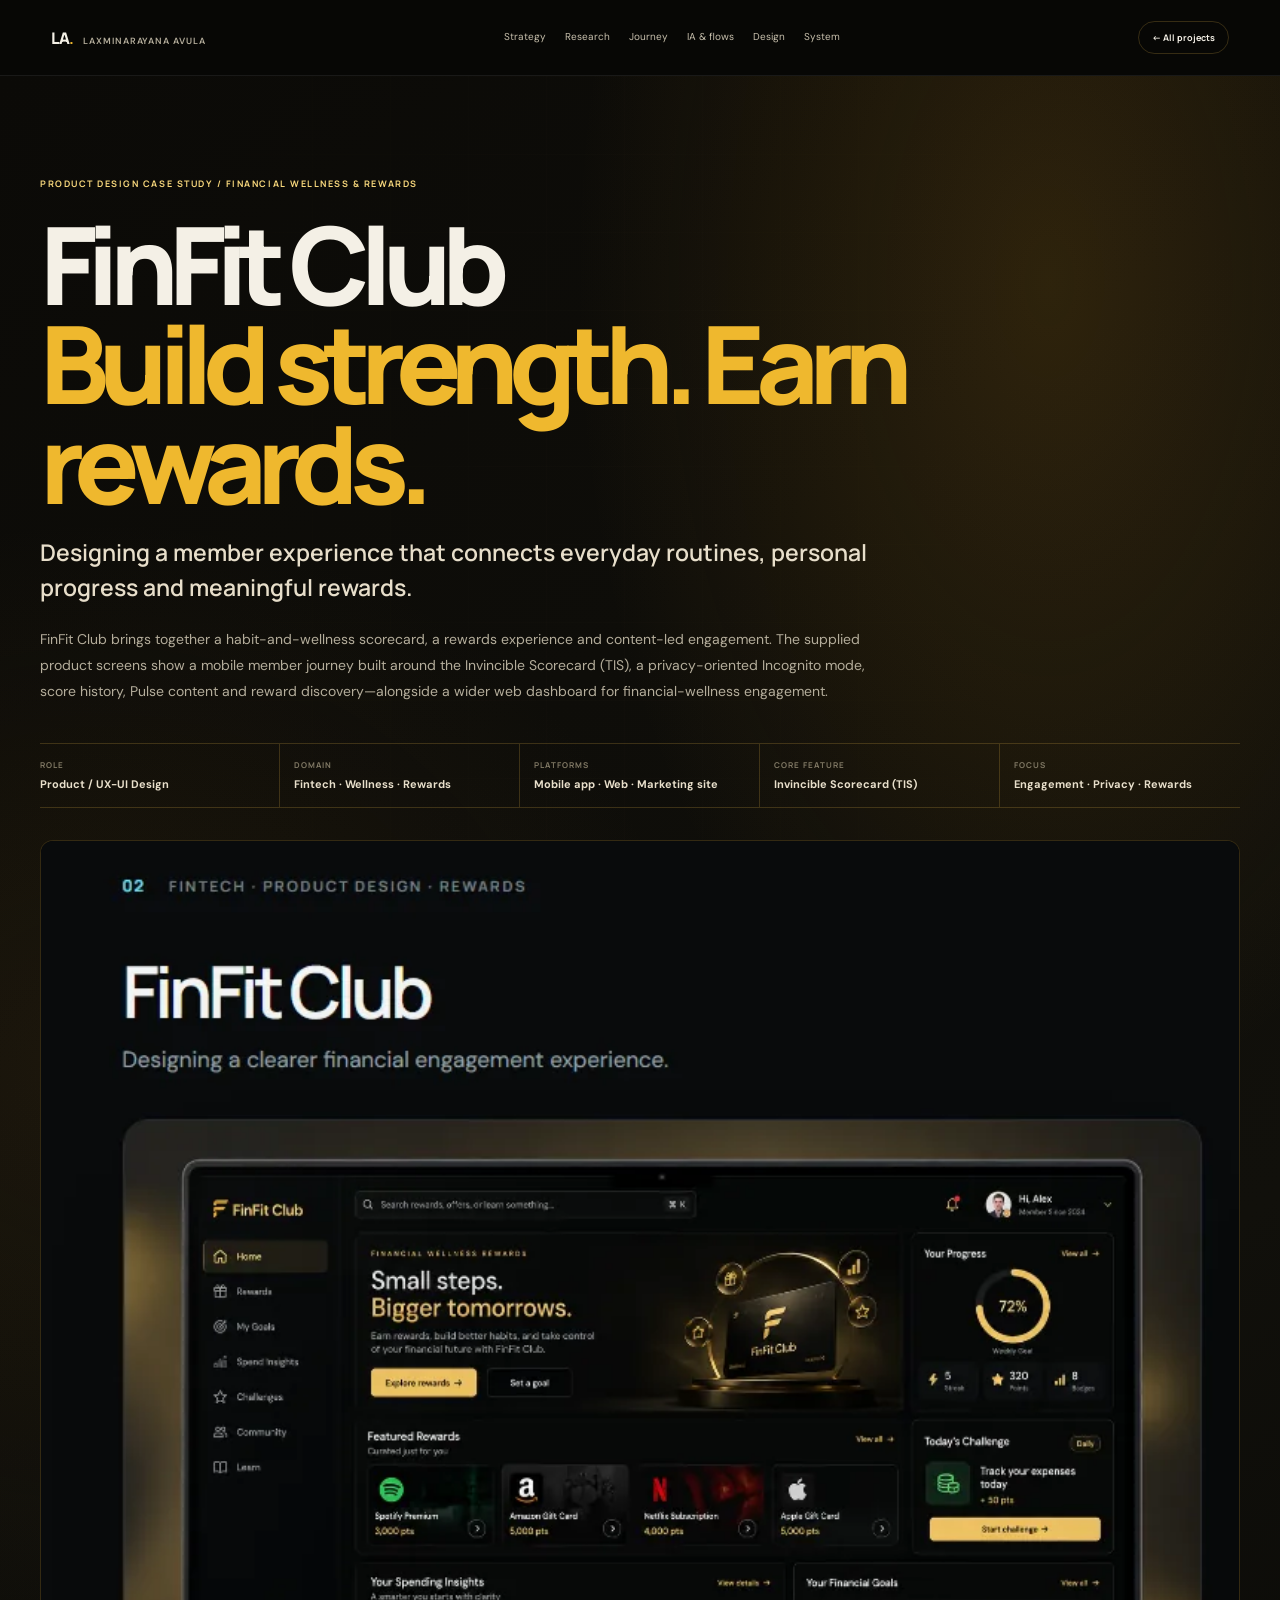
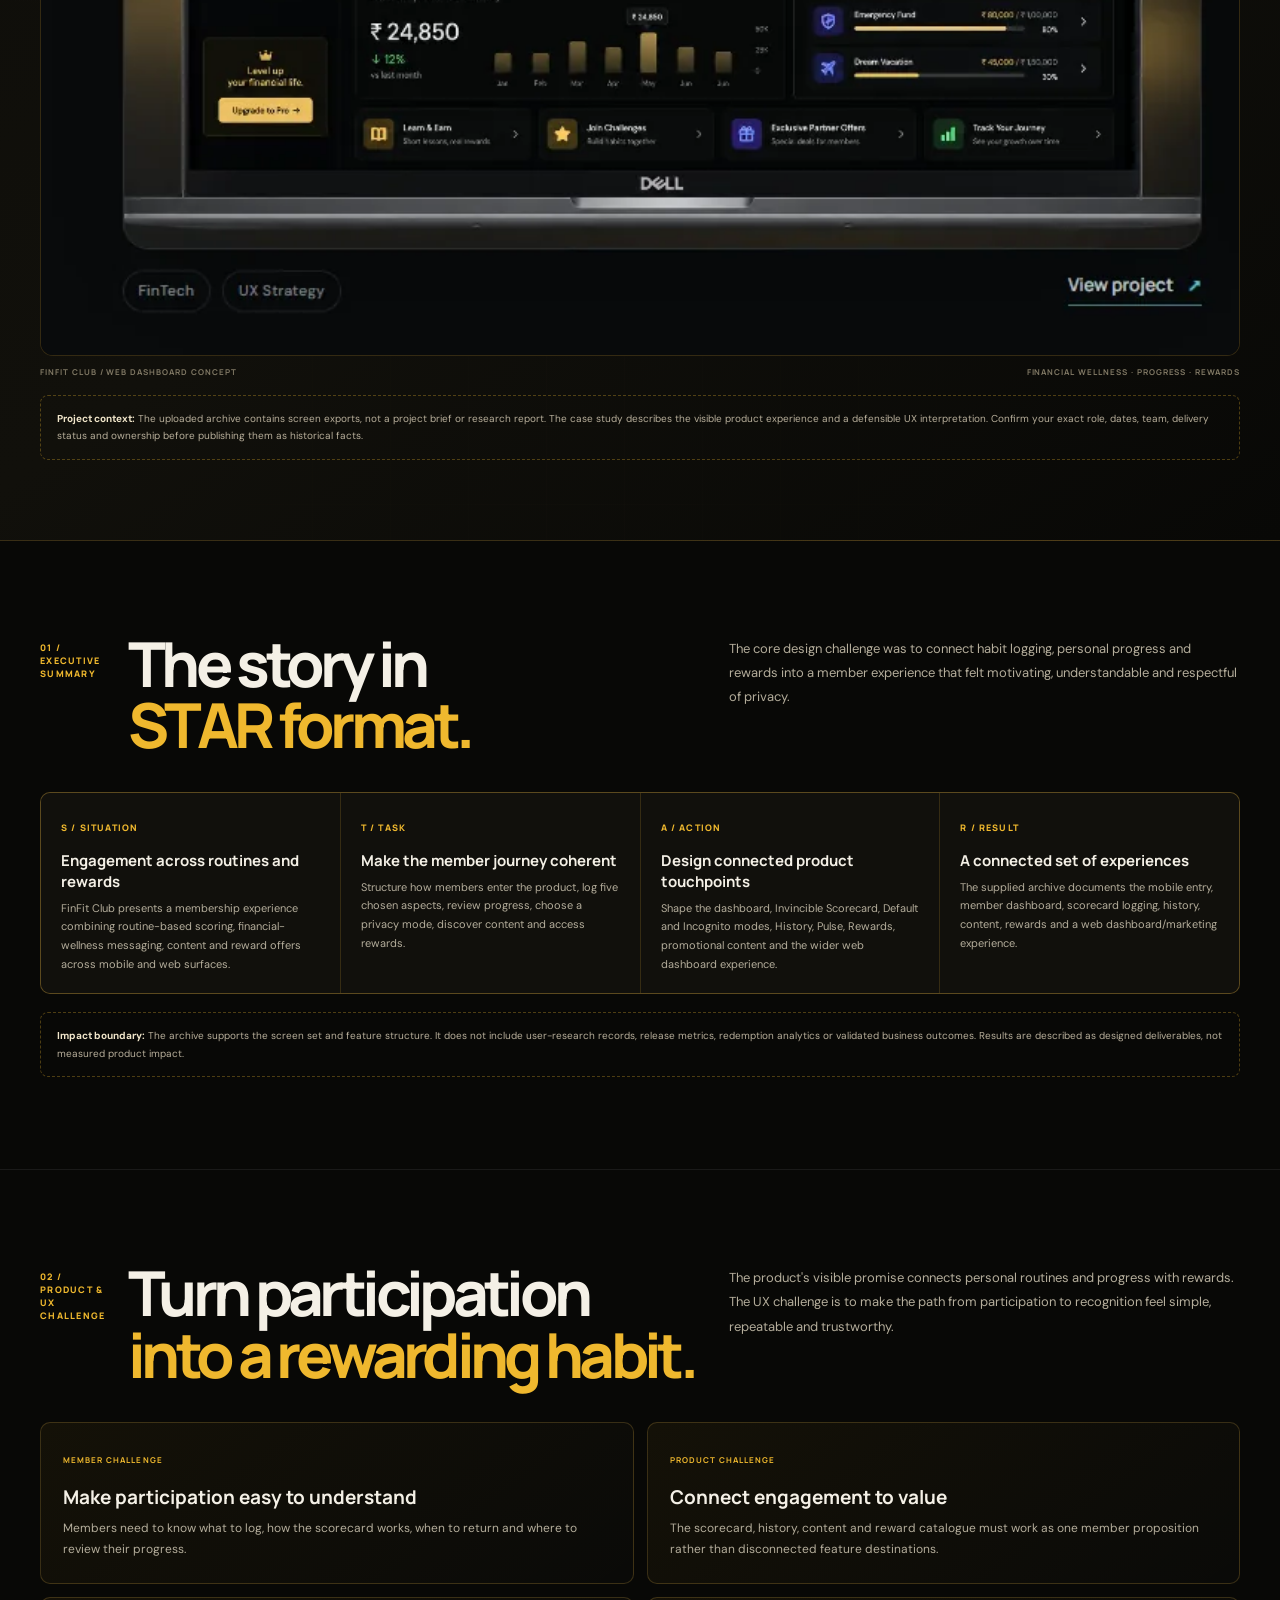
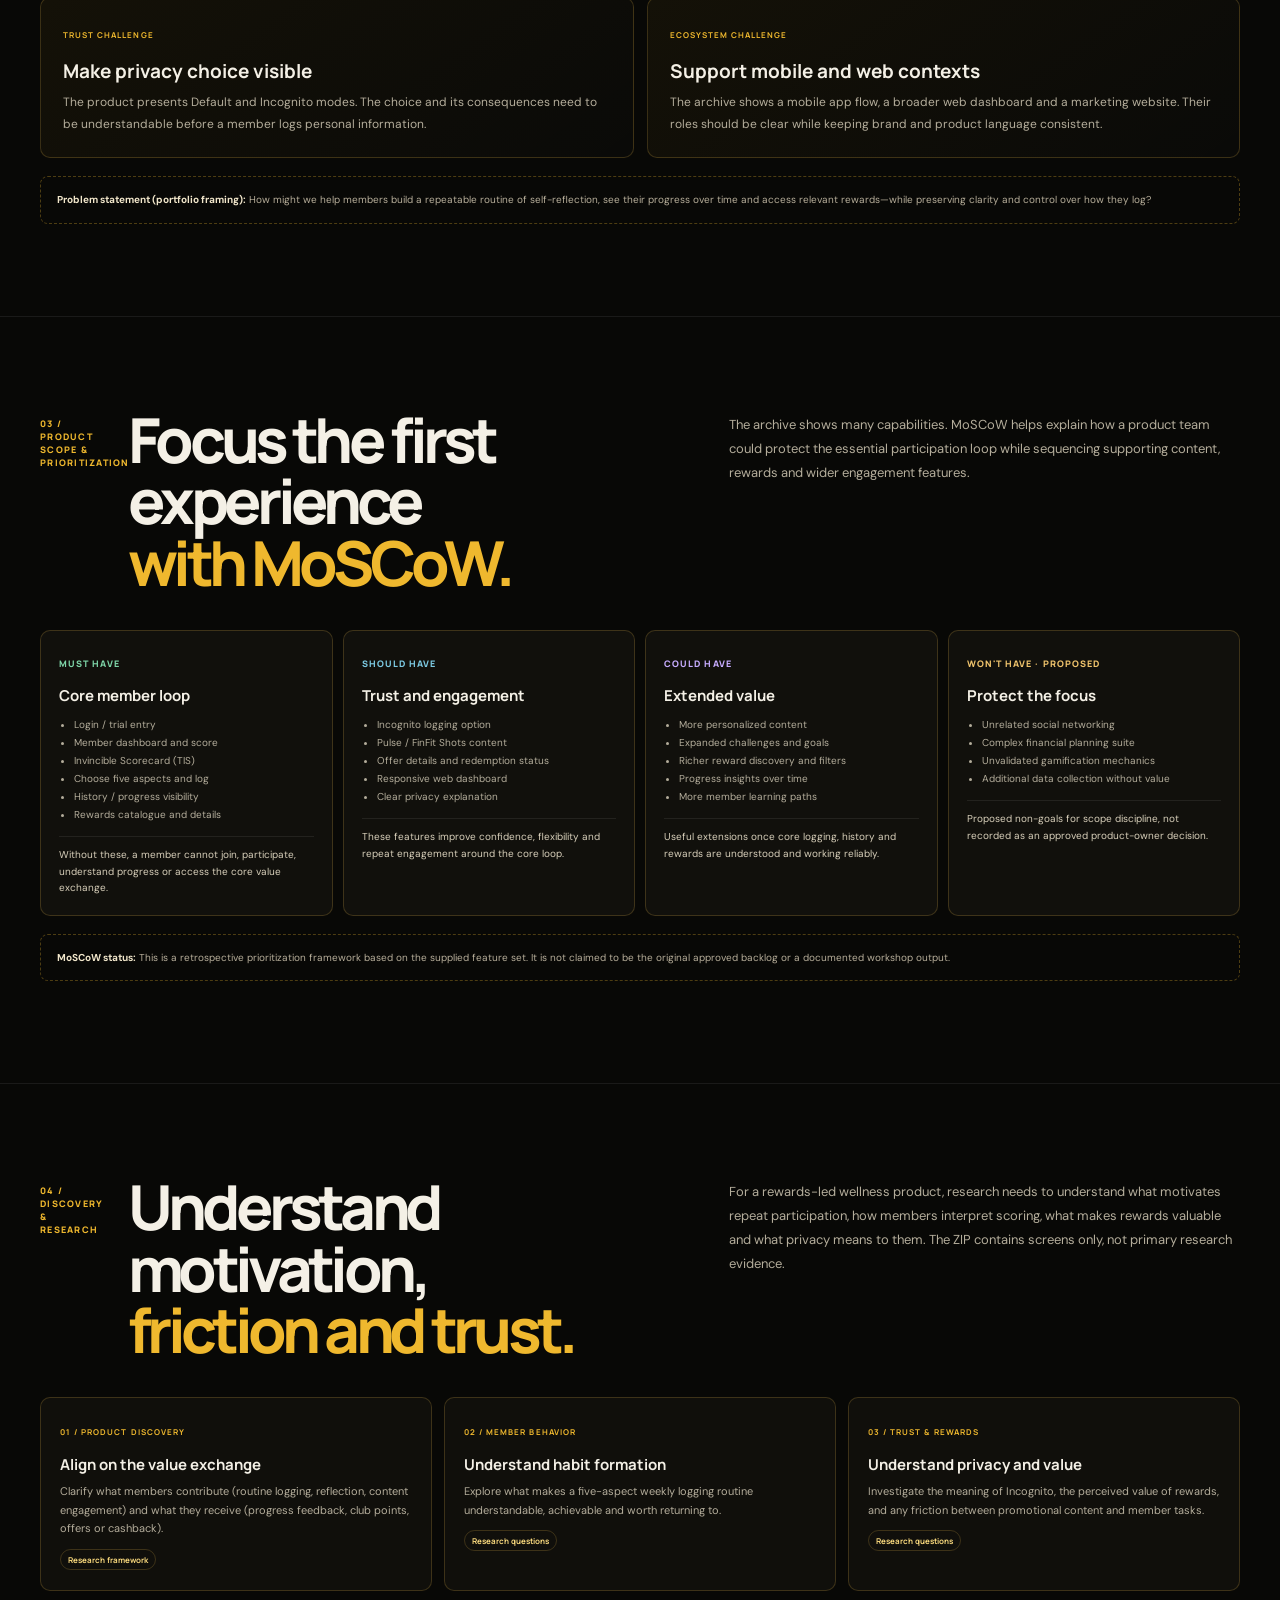
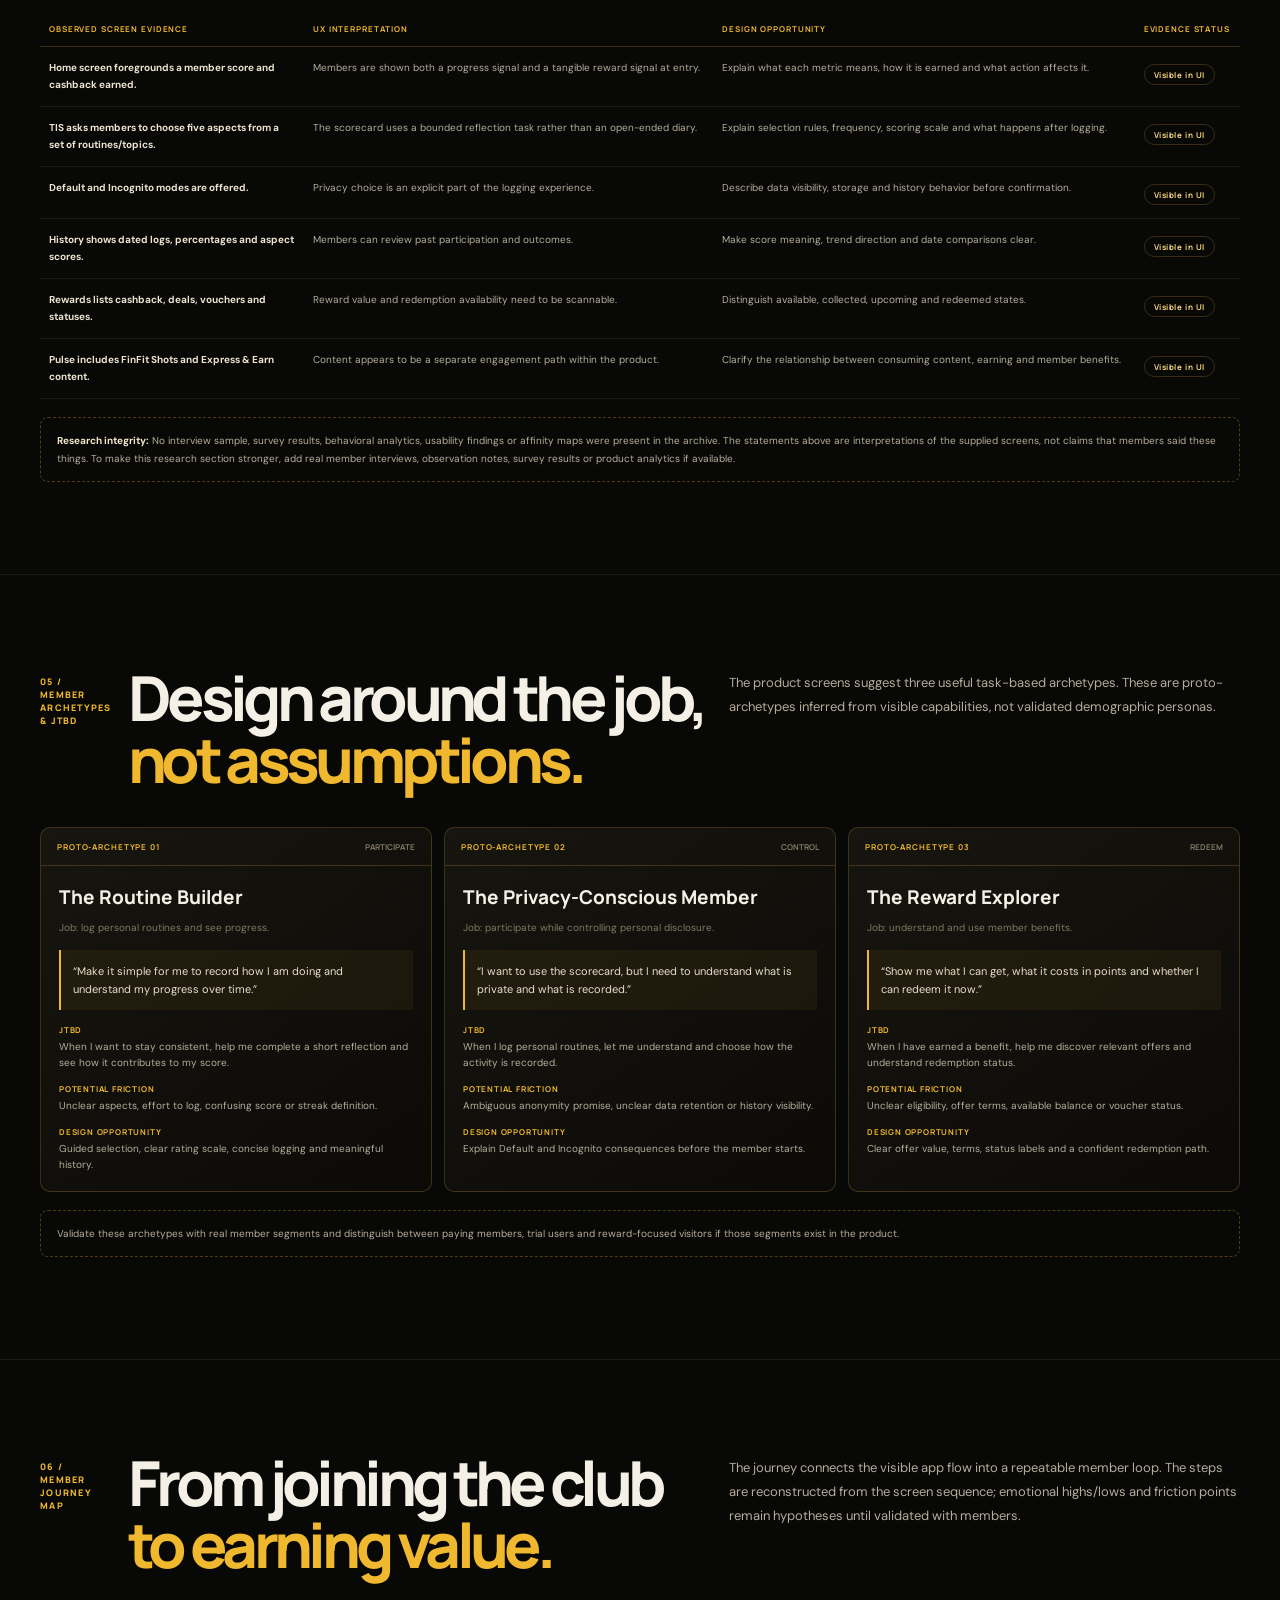
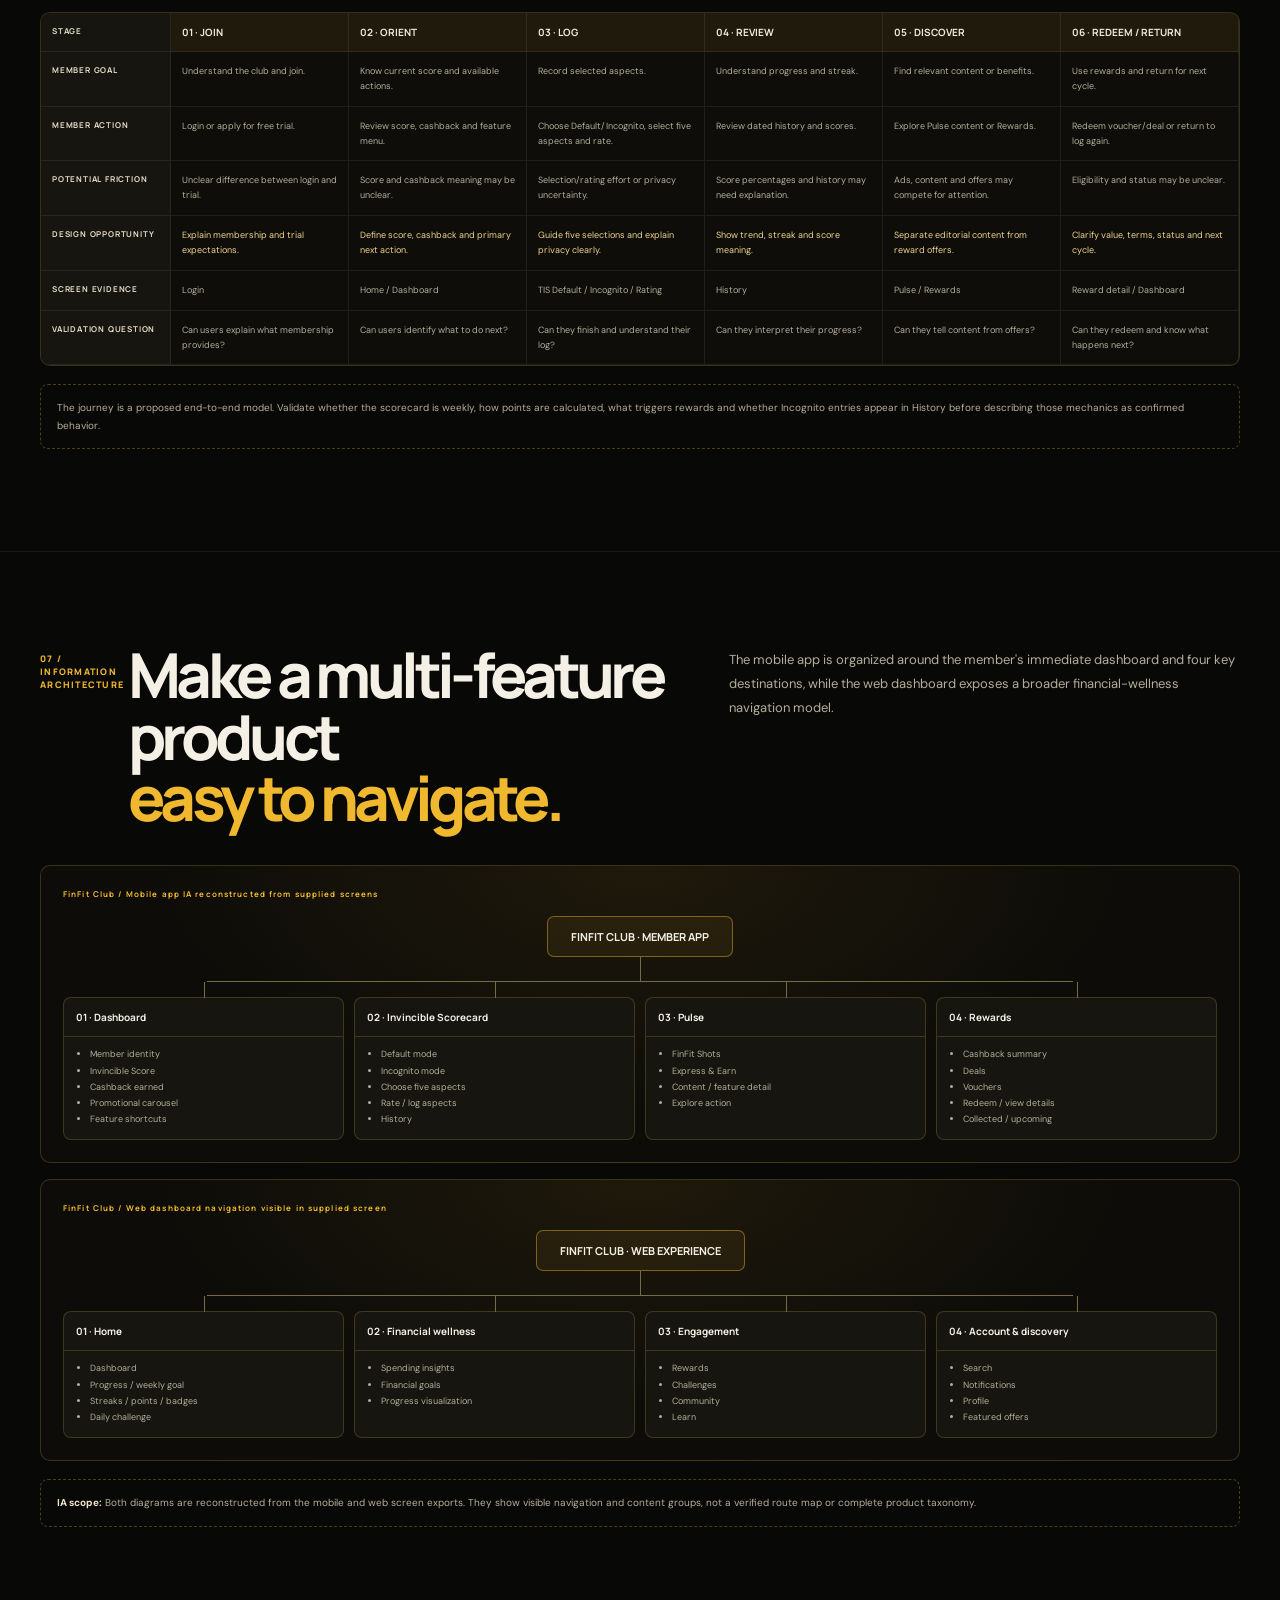
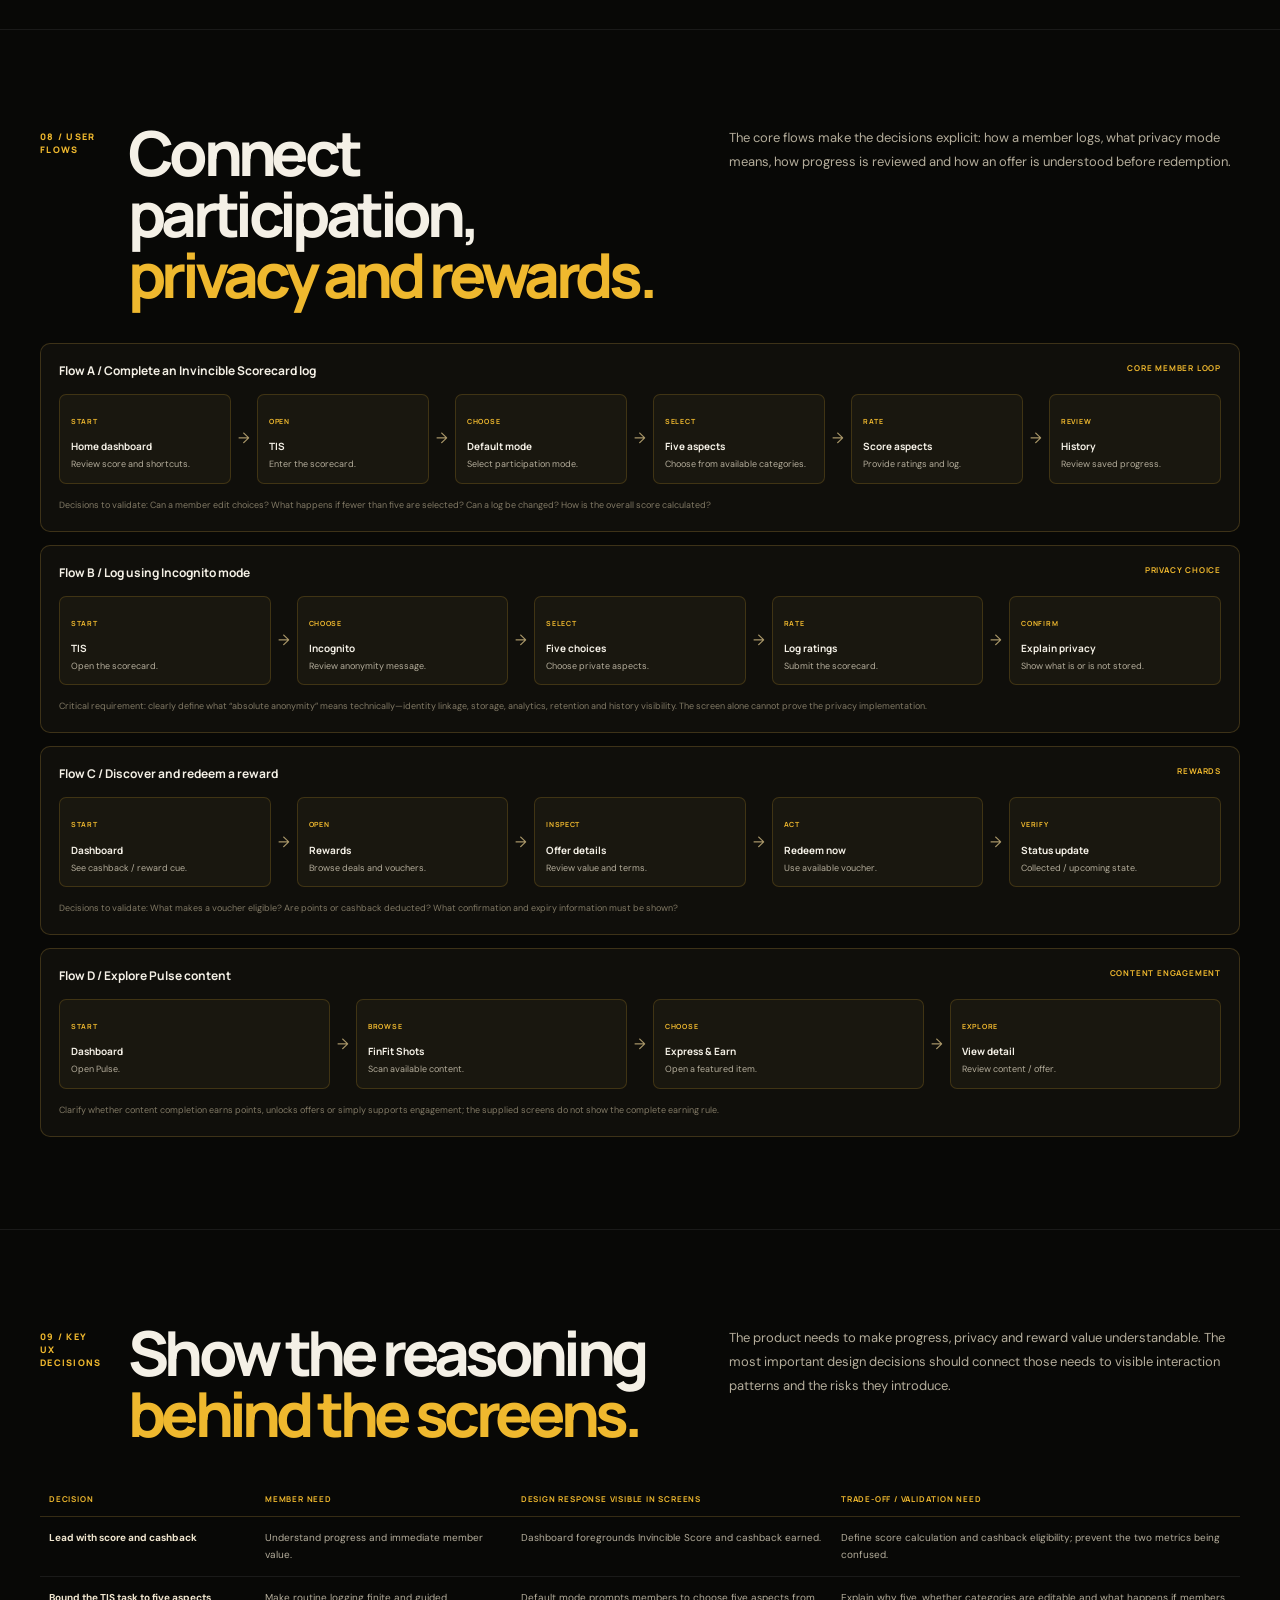
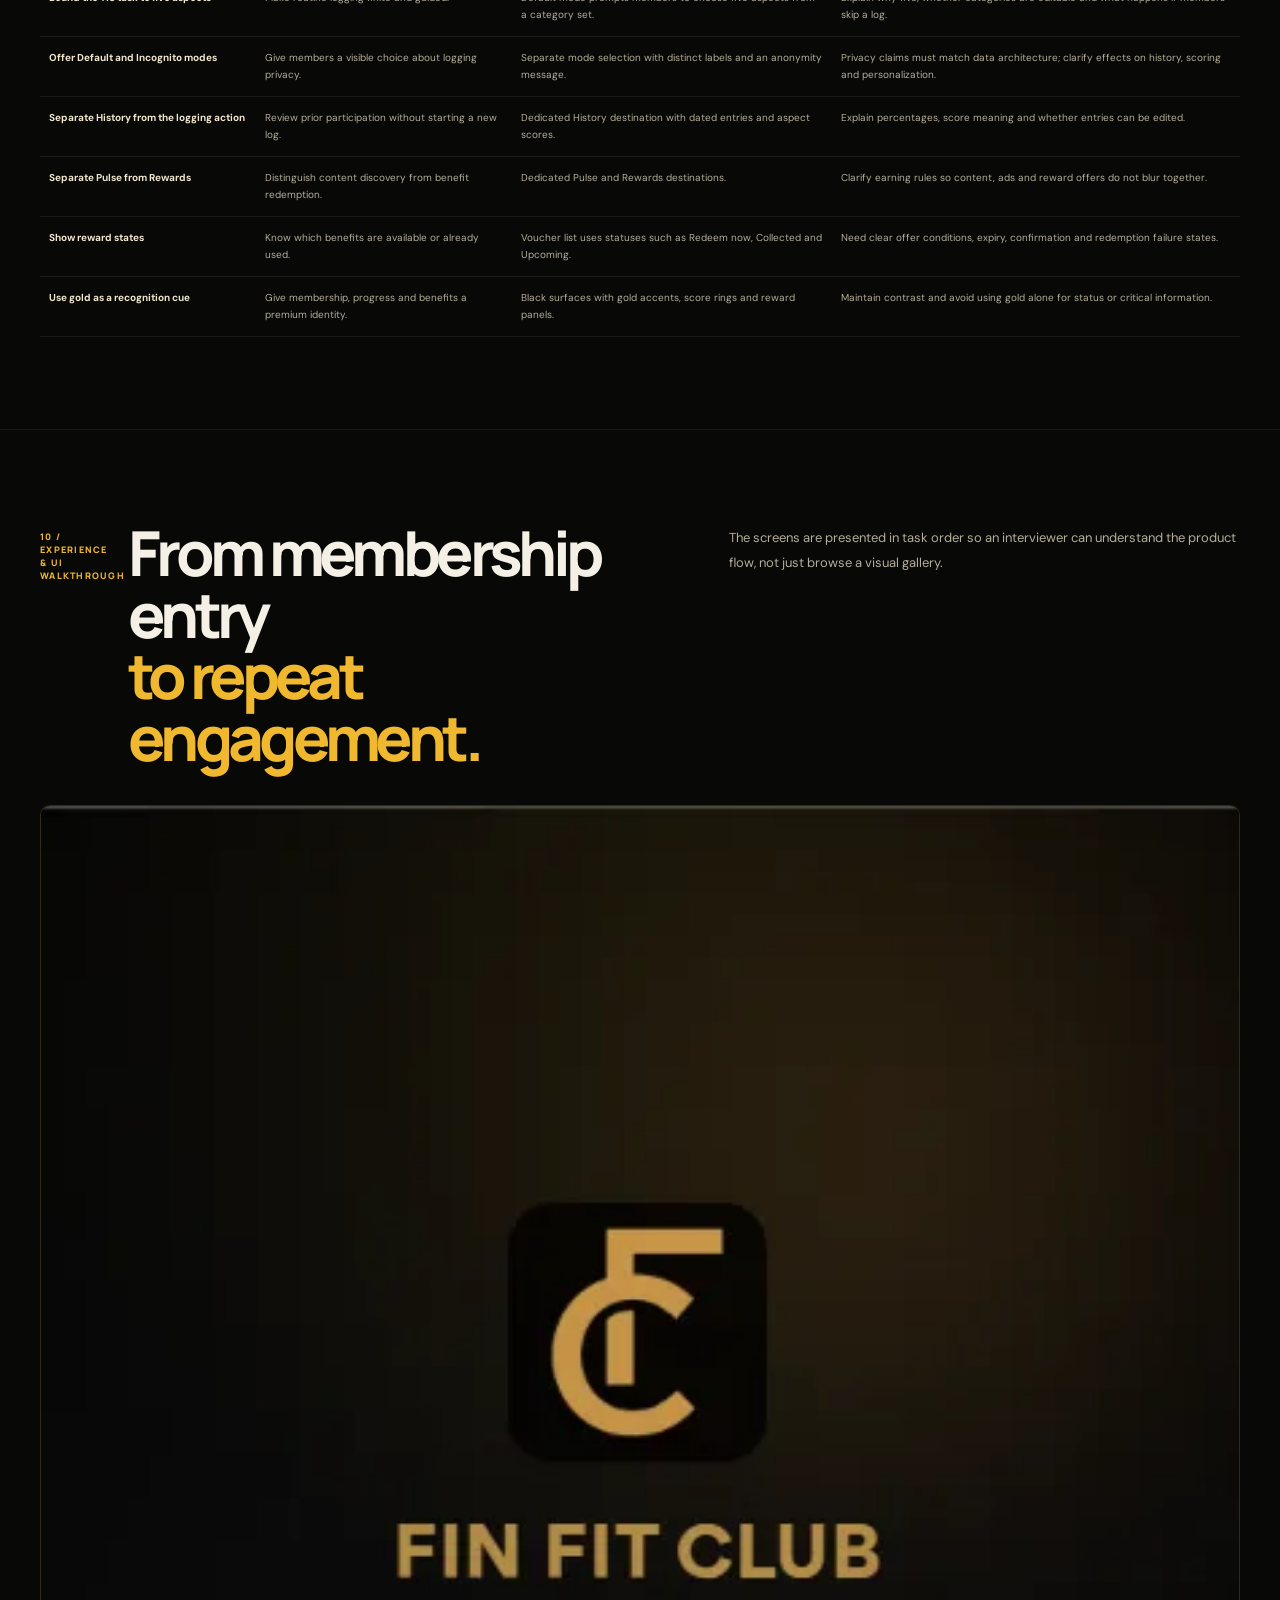
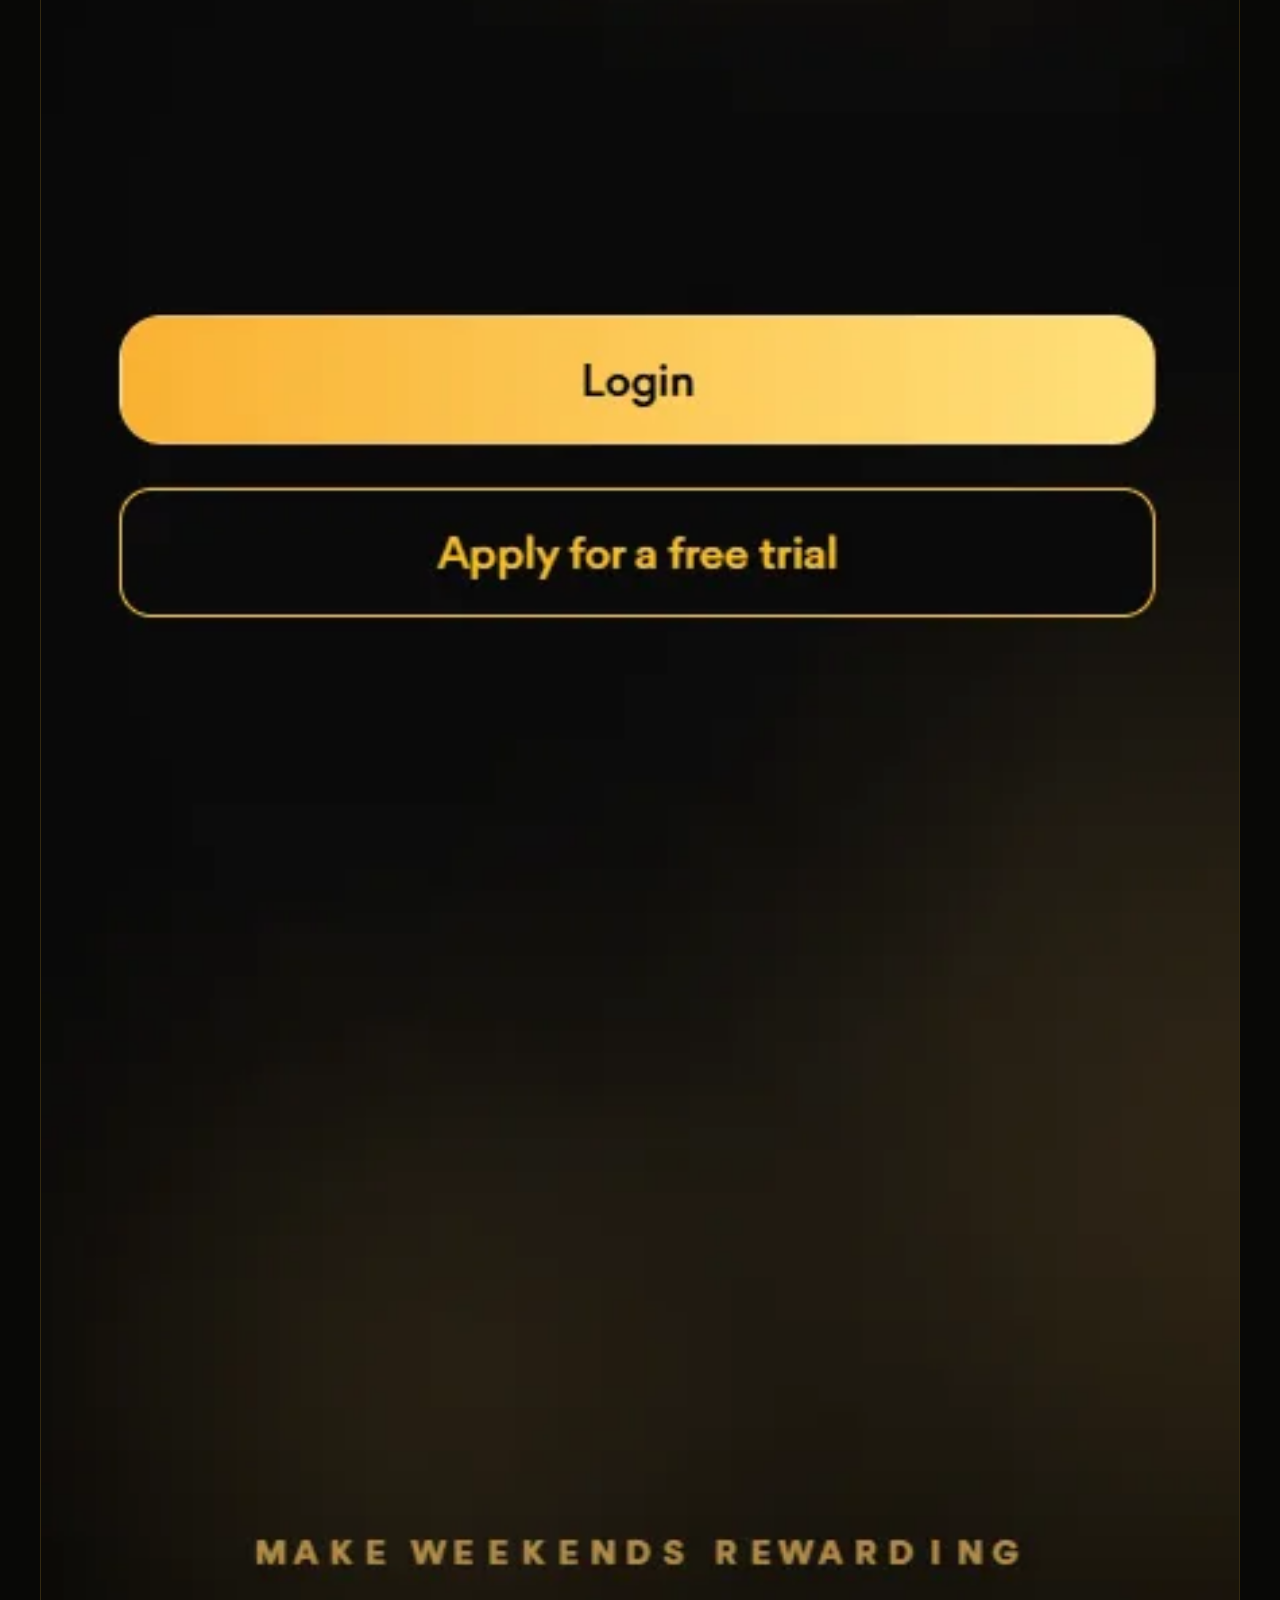
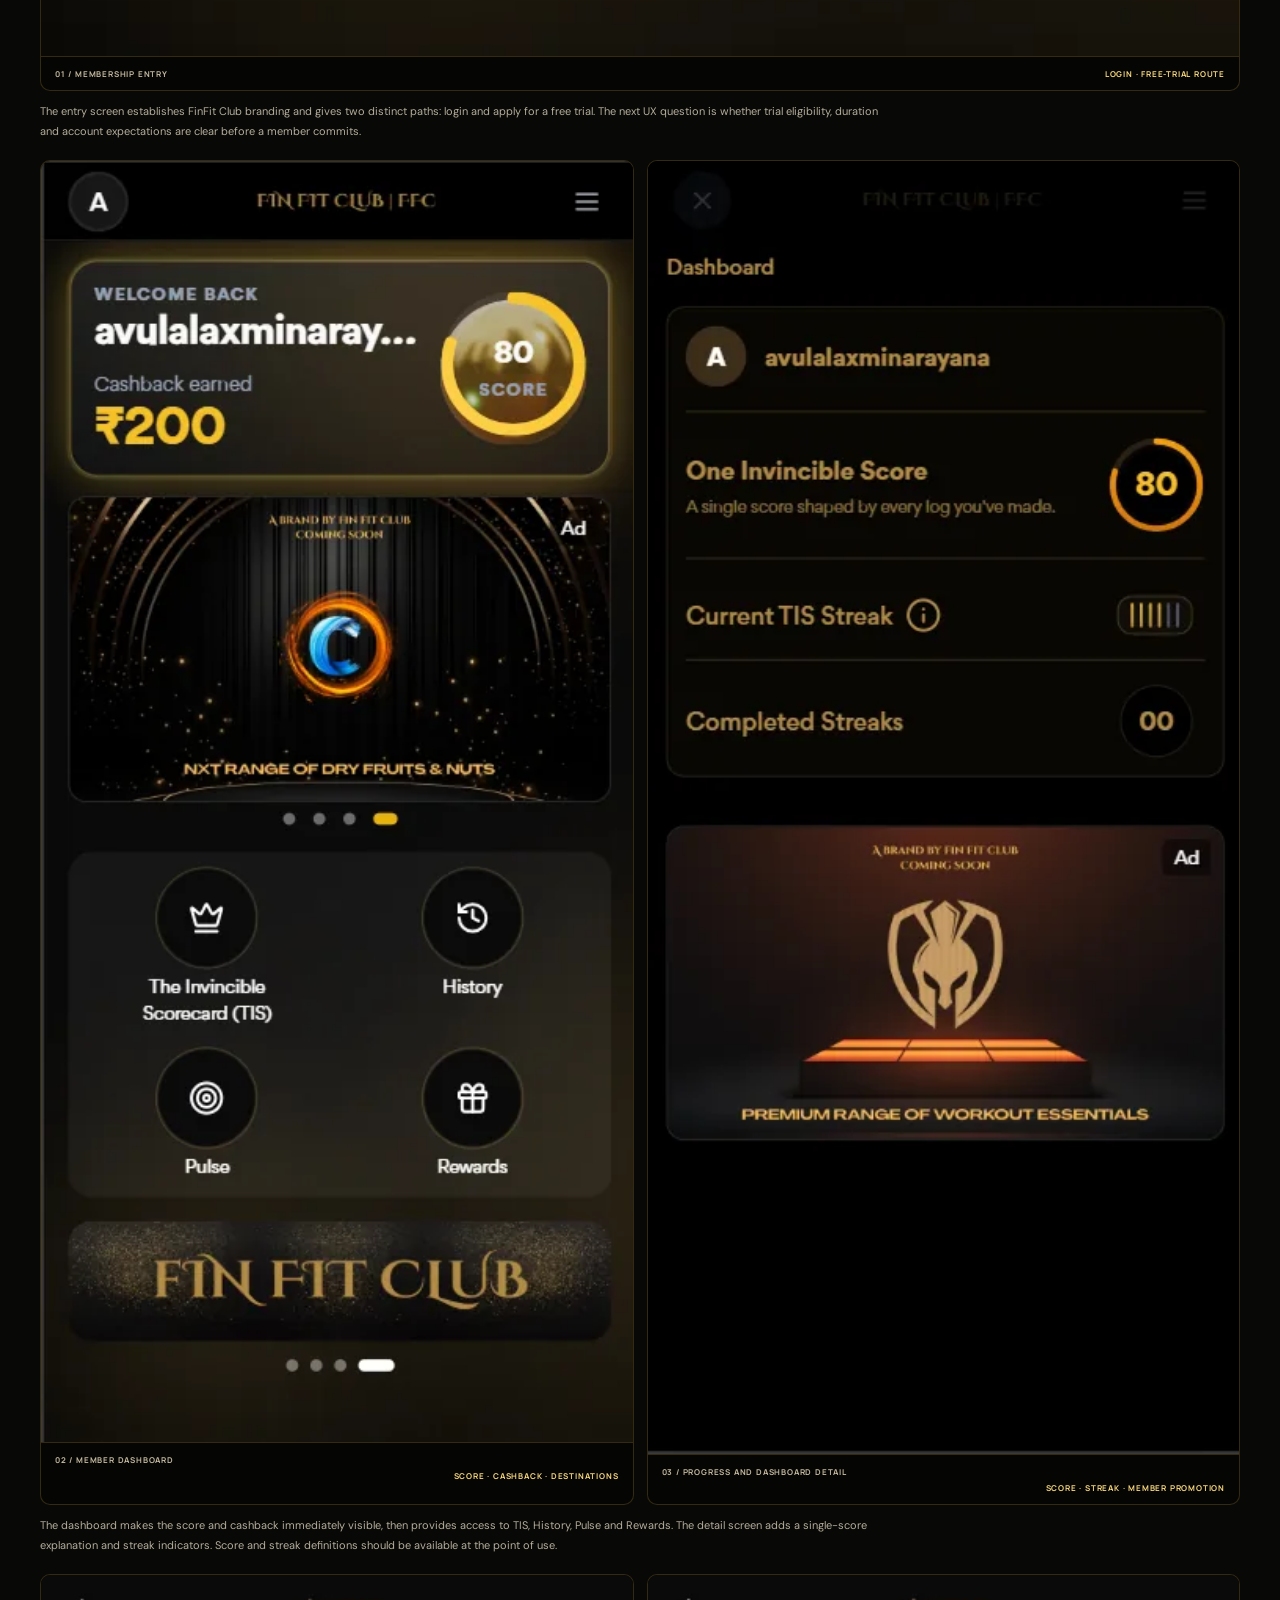
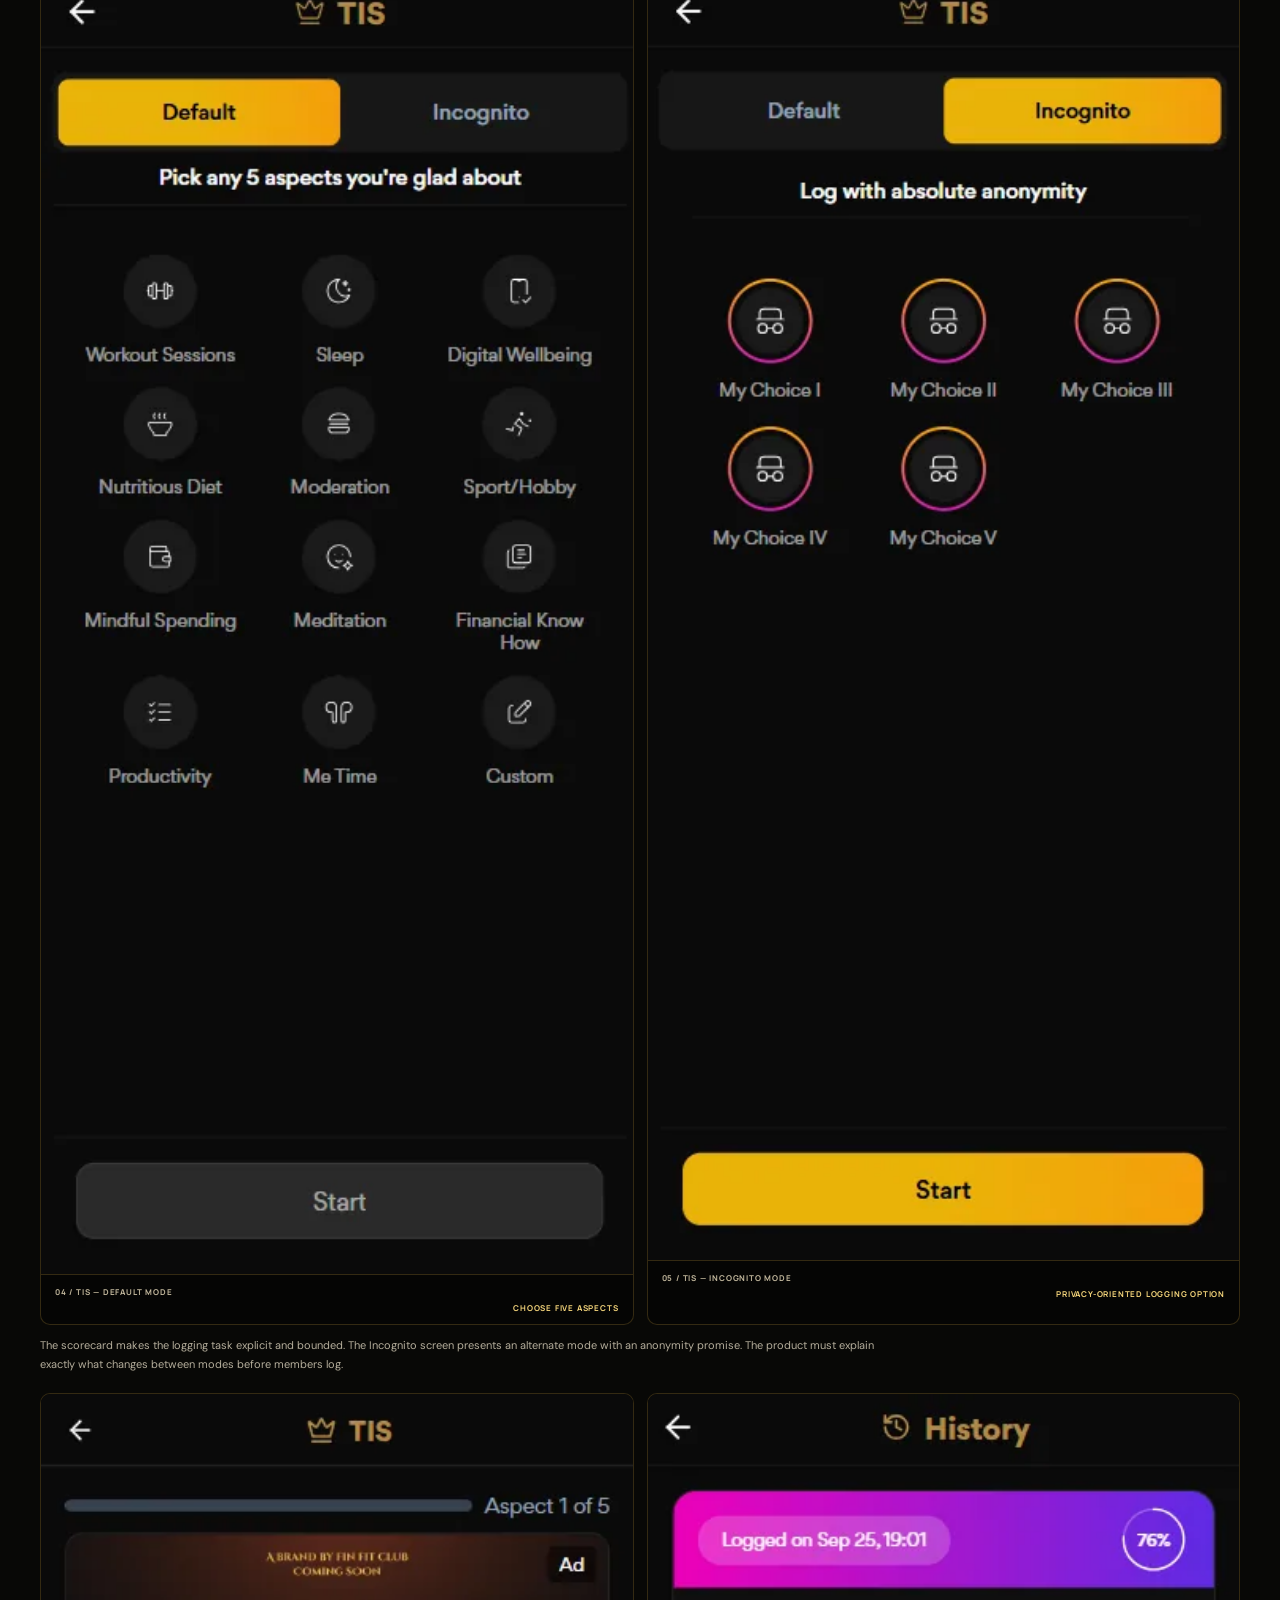
<file: work/finfit.html>
<!DOCTYPE html>

<html lang="en">
<head>
<meta charset="utf-8"/>
<meta content="width=device-width,initial-scale=1" name="viewport"/>
<meta content="#080806" name="theme-color"/>
<meta content="FinFit Club — financial wellness, habit engagement and rewards product design case study by Laxminarayana Avula." name="description"/>
<title>FinFit Club — Product Design Case Study | Laxminarayana Avula</title>
<link href="https://fonts.googleapis.com" rel="preconnect"/>
<link crossorigin="" href="https://fonts.gstatic.com" rel="preconnect"/>
<link href="https://fonts.googleapis.com/css2?family=DM+Sans:wght@400;500;600;700&amp;family=Manrope:wght@400;500;600;700;800&amp;display=swap" rel="stylesheet"/>
<style>
:root{--bg:#080806;--surface:#11110e;--surface2:#191811;--text:#f4f0e6;--muted:#b4ad9b;--dim:#817965;--line:rgba(239,190,75,.2);--soft:rgba(255,255,255,.075);--gold:#efb82e;--gold2:#f7d77c;--amber:#d88b22;--red:#ed4d42;--blue:#4e75ec;--purple:#a43cf1;--green:#4fc78c;--max:1200px}
*{box-sizing:border-box}html{scroll-behavior:smooth;scroll-padding-top:92px}body{margin:0;background:var(--bg);color:var(--text);font-family:"DM Sans",sans-serif;line-height:1.65}a{color:inherit;text-decoration:none}img{display:block;max-width:100%}::selection{background:rgba(239,184,46,.25)}
.skip{position:absolute;top:-70px;left:16px;z-index:99;background:#fff;color:#111;padding:10px 14px}.skip:focus{top:15px}
.top{height:76px;position:sticky;top:0;z-index:40;display:flex;align-items:center;justify-content:space-between;padding:0 max(4vw,22px);border-bottom:1px solid var(--soft);background:rgba(8,8,6,.91);backdrop-filter:blur(18px)}
.brand{font:800 16px Manrope;letter-spacing:-.06em}.brand b{color:var(--gold)}.nav{display:flex;gap:19px;font-size:10px;color:#c8c0ad}.nav a:hover{color:var(--gold2)}.back{font:700 9px Manrope;padding:9px 13px;border:1px solid var(--line);border-radius:24px}
.wrap{width:min(calc(100% - 48px),var(--max));margin:auto}
.hero{position:relative;overflow:hidden;padding:92px 0 70px;background:radial-gradient(ellipse at 82% 10%,rgba(185,129,26,.19),transparent 32%),radial-gradient(ellipse at 8% 48%,rgba(104,75,25,.16),transparent 36%),linear-gradient(145deg,#0b0a07,#11100b 68%,#080806);border-bottom:1px solid var(--line)}
.hero:before{content:"";position:absolute;inset:0;opacity:.12;pointer-events:none;background-image:linear-gradient(rgba(255,221,139,.08) 1px,transparent 1px),linear-gradient(90deg,rgba(255,221,139,.08) 1px,transparent 1px);background-size:78px 78px;mask-image:linear-gradient(90deg,transparent,#000 45%,transparent)}
.hero-in{position:relative;z-index:1}.kicker{font:700 9px Manrope;letter-spacing:.17em;text-transform:uppercase;color:var(--gold2)}
.hero h1{margin:24px 0 15px;font:800 clamp(58px,9vw,108px)/.92 Manrope;letter-spacing:-.09em}.hero h1 span{display:block;color:var(--gold)}
.subhead{max-width:870px;font:600 clamp(18px,2vw,23px)/1.5 Manrope;color:#e7deca}.intro{max-width:850px;color:var(--muted);font-size:14px;line-height:1.85;margin:17px 0 0}
.meta{display:grid;grid-template-columns:repeat(5,1fr);margin-top:38px;border-top:1px solid var(--line);border-bottom:1px solid var(--line)}.meta>div{padding:15px 14px 15px 0;border-right:1px solid var(--line)}.meta>div+div{padding-left:14px}.meta>div:last-child{border:0}.meta small{display:block;font:700 8px Manrope;color:var(--dim);letter-spacing:.13em;text-transform:uppercase}.meta b{display:block;margin-top:6px;font-size:11px;line-height:1.5;color:#e8dfcb}
.hero-fig{margin:32px 0 0;border:1px solid var(--line);border-radius:13px;overflow:hidden;background:#050504}.hero-fig img{width:100%;height:auto}.figcap{display:flex;justify-content:space-between;gap:15px;margin-top:10px;color:var(--dim);font:700 8px Manrope;letter-spacing:.12em;text-transform:uppercase}
.section{padding:92px 0;border-bottom:1px solid var(--soft)}.sec-head{display:grid;grid-template-columns:65px minmax(0,.95fr) minmax(270px,.84fr);gap:23px;align-items:start;margin-bottom:37px}.num{padding-top:8px;font:800 9px Manrope;color:var(--gold);letter-spacing:.14em}
h2{margin:0;font:750 clamp(36px,5vw,62px)/.99 Manrope;letter-spacing:-.075em}h2 em{font-style:normal;color:var(--gold)}.sec-intro{margin:4px 0 0;color:var(--muted);font-size:13px;line-height:1.85}
.star{display:grid;grid-template-columns:repeat(4,1fr);gap:1px;border:1px solid var(--line);border-radius:10px;overflow:hidden;background:var(--line)}.star article{padding:20px;background:#11100c}.star b{font:800 9px Manrope;letter-spacing:.13em;color:var(--gold)}.star h3{font:700 15px Manrope;margin:10px 0 7px}.star p{font-size:11px;color:var(--muted);line-height:1.7;margin:0}
.note{margin-top:18px;padding:14px 16px;border:1px dashed rgba(239,184,46,.3);border-radius:8px;color:#b7ae9a;font-size:10px;line-height:1.75}.note strong{color:#f2e7cb}
.grid2{display:grid;grid-template-columns:1fr 1fr;gap:13px}.card{border:1px solid var(--line);border-radius:10px;padding:22px;background:linear-gradient(145deg,rgba(239,184,46,.055),rgba(255,255,255,.01))}.card small{font:700 8px Manrope;color:var(--gold);letter-spacing:.13em}.card h3{font:700 19px Manrope;margin:12px 0 8px}.card p{font-size:12px;line-height:1.8;color:var(--muted);margin:0}
.product-pill{display:inline-block;padding:4px 9px;border:1px solid var(--line);border-radius:18px;font:700 8px Manrope;color:var(--gold2);letter-spacing:.07em;margin:4px 5px 0 0}
.moscow{display:grid;grid-template-columns:repeat(4,1fr);gap:10px}.priority{padding:18px;border:1px solid var(--line);border-radius:10px;background:#11100c}.priority .p{font:800 9px Manrope;letter-spacing:.12em}.must{color:#7ed5a8}.should{color:#7cc9e2}.could{color:#c7acff}.wont{color:#efc36c}.priority h3{font:700 15px Manrope;margin:10px 0}.priority ul{padding-left:15px;margin:0;color:var(--muted);font-size:10px;line-height:1.8}.priority p{border-top:1px solid var(--soft);padding-top:10px;margin:12px 0 0;color:#d8cfba;font-size:10px;line-height:1.65}
.research-grid{display:grid;grid-template-columns:repeat(3,1fr);gap:12px}.research{padding:19px;border:1px solid var(--line);border-radius:10px;background:#100f0b}.research small{font:700 8px Manrope;color:var(--gold);letter-spacing:.13em}.research h3{font:700 15px Manrope;margin:10px 0 7px}.research p{font-size:11px;color:var(--muted);line-height:1.7;margin:0}.evidence{display:inline-block;margin-top:11px;padding:4px 7px;border:1px solid var(--line);border-radius:18px;color:var(--gold2);font:700 8px Manrope}
.matrix{width:100%;border-collapse:collapse;margin-top:20px;font-size:10px}.matrix th{text-align:left;padding:12px 9px;color:var(--gold);font:700 8px Manrope;letter-spacing:.11em;text-transform:uppercase;border-bottom:1px solid var(--line)}.matrix td{padding:13px 9px;border-bottom:1px solid var(--soft);color:var(--muted);line-height:1.65;vertical-align:top}.matrix td:first-child{width:22%;font-weight:700;color:#ece4d0}
.personas{display:grid;grid-template-columns:repeat(3,1fr);gap:12px}.persona{border:1px solid var(--line);border-radius:10px;overflow:hidden;background:linear-gradient(145deg,#17150f,#0b0a07)}.persona-head{display:flex;justify-content:space-between;padding:13px 16px;border-bottom:1px solid var(--line)}.persona-head span{font:700 8px Manrope;color:var(--gold);letter-spacing:.11em}.persona-head b{font:700 8px Manrope;color:var(--dim)}.persona-body{padding:18px}.persona h3{font:750 19px Manrope;margin:0 0 5px}.persona .context{font-size:10px;color:var(--dim);margin-bottom:13px}.persona blockquote{margin:0;padding:12px;border-left:2px solid var(--gold);background:rgba(239,184,46,.06);font-size:11px;line-height:1.65;color:#e8dfcb}.persona dl{margin:14px 0 0}.persona dt{font:700 8px Manrope;color:var(--gold);letter-spacing:.1em;text-transform:uppercase;margin-top:12px}.persona dd{margin:4px 0 0;color:var(--muted);font-size:10px;line-height:1.6}
.journey-wrap{overflow-x:auto;border:1px solid var(--line);border-radius:10px;background:#0e0d09}.journey{min-width:1050px;display:grid;grid-template-columns:130px repeat(6,minmax(150px,1fr))}.journey div{padding:12px 11px;border-right:1px solid var(--soft);border-bottom:1px solid var(--soft);color:var(--muted);font-size:9px;line-height:1.65}.journey .rh{background:#17150f;color:#e5dcc7;font:700 8px Manrope;letter-spacing:.1em;text-transform:uppercase}.journey .stage{background:rgba(239,184,46,.075);color:#f1e8d5;font:700 10px Manrope}.journey strong{display:block;color:#f0e8d7;margin-bottom:4px;font-size:9px}.journey .opp{color:#eed48d}
.diagram{padding:22px;border:1px solid var(--line);border-radius:10px;background:radial-gradient(ellipse at 50% 0,rgba(239,184,46,.08),transparent 57%),#0d0c08;overflow-x:auto}.diagram-title{font:700 8px Manrope;color:var(--gold);letter-spacing:.14em;margin-bottom:17px}.root-node{width:max-content;margin:auto;padding:12px 23px;border:1px solid rgba(239,184,46,.44);border-radius:7px;background:rgba(239,184,46,.07);font:700 11px Manrope}.stem{height:24px;width:1px;background:#776a47;margin:auto}.branches{display:grid;grid-template-columns:repeat(4,minmax(150px,1fr));gap:10px;position:relative;padding-top:16px}.branches:before{content:"";position:absolute;left:12.5%;right:12.5%;top:0;border-top:1px solid #776a47}.branch{position:relative;border:1px solid var(--line);border-radius:8px;background:#17150f}.branch:before{content:"";position:absolute;height:16px;border-left:1px solid #776a47;top:-16px;left:50%}.branch h3{margin:0;padding:12px;border-bottom:1px solid var(--line);font:700 10px Manrope}.branch ul{margin:0;padding:9px 12px 12px 26px;color:var(--muted);font-size:9px;line-height:1.8}
.flowstack{display:grid;gap:13px}.flow{padding:18px;border:1px solid var(--line);border-radius:10px;background:#100f0b}.flow-head{display:flex;justify-content:space-between;gap:12px;margin-bottom:15px}.flow-head b{font:700 12px Manrope}.flow-head span{font:700 8px Manrope;color:var(--gold);letter-spacing:.1em}.nodes{display:flex;align-items:stretch;gap:7px;overflow-x:auto;padding-bottom:5px}.node{min-width:117px;flex:1;padding:11px;border:1px solid rgba(239,184,46,.18);border-radius:7px;background:#19170f}.node small{font:700 7px Manrope;color:var(--gold);letter-spacing:.1em}.node b{display:block;margin-top:7px;font:700 10px Manrope}.node p{font-size:9px;line-height:1.5;color:var(--muted);margin:5px 0 0}.arr{align-self:center;color:#ad9a6b;font-size:15px}.branch-note{font-size:9px;line-height:1.65;color:var(--dim);margin:9px 0 0}
.decisions{width:100%;border-collapse:collapse}.decisions th{text-align:left;padding:12px 9px;border-bottom:1px solid var(--line);font:700 8px Manrope;color:var(--gold);letter-spacing:.1em;text-transform:uppercase}.decisions td{padding:13px 9px;border-bottom:1px solid var(--soft);color:var(--muted);font-size:10px;line-height:1.65;vertical-align:top}.decisions td:first-child{color:#f1e7d0;font-weight:700;width:18%}
.screen{margin:25px 0 0;border:1px solid var(--line);border-radius:10px;overflow:hidden;background:#050504}.screen img{width:100%;height:auto}.screen figcaption{display:flex;justify-content:space-between;gap:14px;padding:11px 14px;border-top:1px solid var(--line);font:700 8px Manrope;letter-spacing:.1em;text-transform:uppercase;color:#c4b99e}.screen figcaption span:last-child{color:var(--gold2);text-align:right}.screen-grid{display:grid;grid-template-columns:1fr 1fr;gap:13px;margin-top:13px}.screen-grid .screen{margin:0}.screen-grid figcaption{display:block}.screen-grid figcaption span{display:block}.screen-grid figcaption span+span{margin-top:5px;color:var(--dim)}.caption{color:var(--muted);font-size:11px;line-height:1.8;max-width:850px;margin:11px 0 18px}
.ds-grid{display:grid;grid-template-columns:repeat(3,1fr);gap:11px}.ds{border:1px solid var(--line);border-radius:9px;padding:18px;background:#100f0b}.ds small{font:700 8px Manrope;color:var(--gold);letter-spacing:.12em}.swatches{display:flex;gap:6px;margin:14px 0}.swatches i{height:31px;flex:1;border-radius:4px;border:1px solid rgba(255,255,255,.1)}.ds h3{font:700 13px Manrope;margin:0}.ds p{font-size:10px;line-height:1.7;color:var(--muted);margin:7px 0 0}.type-demo{font:800 31px Manrope;letter-spacing:-.08em;margin:14px 0}.space-demo{height:31px;display:flex;align-items:end;gap:7px;margin:14px 0}.space-demo i{width:10px;background:linear-gradient(#f6d779,#c58b20);border-radius:3px}.space-demo i:nth-child(1){height:7px}.space-demo i:nth-child(2){height:12px}.space-demo i:nth-child(3){height:18px}.space-demo i:nth-child(4){height:24px}.space-demo i:nth-child(5){height:30px}
.comp{width:100%;border-collapse:collapse;margin-top:18px}.comp th{text-align:left;color:var(--gold);font:700 8px Manrope;letter-spacing:.1em;text-transform:uppercase;padding:11px 8px;border-bottom:1px solid var(--line)}.comp td{padding:12px 8px;border-bottom:1px solid var(--soft);font-size:10px;line-height:1.65;color:var(--muted);vertical-align:top}.comp td:first-child{font-weight:700;color:#eee4ce}
.states{display:grid;grid-template-columns:repeat(4,1fr);gap:9px;margin-top:15px}.state{padding:13px;border:1px solid var(--line);border-radius:8px;background:#17150f}.state i{display:block;width:21px;height:21px;border-radius:6px;background:rgba(239,184,46,.1);border:1px solid rgba(239,184,46,.3);margin-bottom:9px}.state b{display:block;font:700 10px Manrope}.state span{display:block;margin-top:4px;color:var(--muted);font-size:9px;line-height:1.55}
.impact{display:grid;grid-template-columns:.85fr 1.15fr;gap:42px}.impact h2{font-size:clamp(36px,4.7vw,60px)}.impact-list{border-top:1px solid var(--line)}.impact-list article{padding:14px 0;border-bottom:1px solid var(--soft)}.impact-list b{font:700 11px Manrope}.impact-list p{margin:5px 0 0;font-size:10px;color:var(--muted);line-height:1.7}
.reflection{padding:24px;border:1px solid var(--line);border-radius:10px;background:linear-gradient(135deg,rgba(239,184,46,.08),rgba(255,255,255,.02))}.reflection h3{font:700 19px Manrope;margin:0 0 8px}.reflection p{font-size:11px;line-height:1.8;color:var(--muted);margin:0}
.footer{display:flex;justify-content:space-between;gap:17px;padding:26px 0 38px;color:var(--dim);font-size:9px}.footer a:hover{color:var(--gold2)}
.reveal{opacity:0;transform:translateY(14px);transition:opacity .55s ease,transform .55s ease}.reveal.visible{opacity:1;transform:none}
@media(max-width:900px){.sec-head{grid-template-columns:42px 1fr}.sec-intro{grid-column:2}.meta{grid-template-columns:repeat(3,1fr)}.meta>div:nth-child(3){border-right:0}.meta>div:nth-child(4){padding-left:0;border-top:1px solid var(--line)}.meta>div:nth-child(5){border-top:1px solid var(--line)}.moscow{grid-template-columns:1fr 1fr}.research-grid{grid-template-columns:1fr 1fr}.branches{grid-template-columns:repeat(2,minmax(150px,1fr))}.impact{grid-template-columns:1fr;gap:25px}}
@media(max-width:620px){.top{height:65px}.nav{display:none}.wrap{width:min(calc(100% - 36px),var(--max))}.hero{padding:66px 0 48px}.hero h1{font-size:clamp(52px,15vw,78px)}.meta{grid-template-columns:1fr 1fr}.meta>div{padding:12px 9px 12px 0}.meta>div+div{padding-left:9px}.meta>div:nth-child(2),.meta>div:nth-child(4){border-right:0}.meta>div:nth-child(3){padding-left:0;border-top:1px solid var(--line)}.meta>div:nth-child(4){border-top:1px solid var(--line)}.meta>div:nth-child(5){grid-column:1/-1;border-top:1px solid var(--line);padding-left:0}.section{padding:70px 0}.sec-head{gap:12px;margin-bottom:28px}.sec-head h2{font-size:36px}.sec-intro{font-size:11px}.star,.grid2,.moscow,.research-grid,.personas,.screen-grid,.ds-grid{grid-template-columns:1fr}.journey{min-width:1050px}.branches{grid-template-columns:repeat(2,145px)}.flow{padding:14px}.flow-head{display:block}.flow-head span{display:block;margin-top:5px}.screen figcaption{display:block;line-height:1.6}.screen figcaption span{display:block}.screen figcaption span:last-child{text-align:left;margin-top:5px}.states{grid-template-columns:1fr 1fr}.footer{flex-direction:column}}
@media(prefers-reduced-motion:reduce){html{scroll-behavior:auto}.reveal{opacity:1;transform:none;transition:none}}
</style>
</head>
<body>
<a class="skip" href="#main">Skip to case study</a>
<header class="top">
<a class="brand" href="../index.html">LA<b>.</b> <span style="font:600 9px 'DM Sans';letter-spacing:.1em;color:#b4ad9b;margin-left:8px">LAXMINARAYANA AVULA</span></a>
<nav aria-label="Case study navigation" class="nav"><a href="#strategy">Strategy</a><a href="#research">Research</a><a href="#journey">Journey</a><a href="#ia">IA &amp; flows</a><a href="#design">Design</a><a href="#system">System</a></nav>
<a class="back" href="../index.html#work">← All projects</a>
</header>
<main id="main">
<section class="hero">
<div class="wrap hero-in">
<p class="kicker">PRODUCT DESIGN CASE STUDY / FINANCIAL WELLNESS &amp; REWARDS</p>
<h1>FinFit Club<span>Build strength. Earn rewards.</span></h1>
<p class="subhead">Designing a member experience that connects everyday routines, personal progress and meaningful rewards.</p>
<p class="intro">FinFit Club brings together a habit-and-wellness scorecard, a rewards experience and content-led engagement. The supplied product screens show a mobile member journey built around the Invincible Scorecard (TIS), a privacy-oriented Incognito mode, score history, Pulse content and reward discovery—alongside a wider web dashboard for financial-wellness engagement.</p>
<div class="meta">
<div><small>Role</small><b>Product / UX-UI Design</b></div>
<div><small>Domain</small><b>Fintech · Wellness · Rewards</b></div>
<div><small>Platforms</small><b>Mobile app · Web · Marketing site</b></div>
<div><small>Core feature</small><b>Invincible Scorecard (TIS)</b></div>
<div><small>Focus</small><b>Engagement · Privacy · Rewards</b></div>
</div>
<figure class="hero-fig"><img alt="FinFit Club web dashboard showing financial wellness rewards, progress, streaks, points, spending insights, financial goals and challenges" decoding="async" fetchpriority="high" loading="eager" src="../assets/finfit/web/web-dashboard.webp"/></figure>
<div class="figcap"><span>FinFit Club / Web dashboard concept</span><span>Financial wellness · progress · rewards</span></div>
<p class="note"><strong>Project context:</strong> The uploaded archive contains screen exports, not a project brief or research report. The case study describes the visible product experience and a defensible UX interpretation. Confirm your exact role, dates, team, delivery status and ownership before publishing them as historical facts.</p>
</div>
</section>
<section class="section" id="strategy">
<div class="wrap">
<div class="sec-head"><span class="num">01 / EXECUTIVE SUMMARY</span><h2>The story in<br/><em>STAR format.</em></h2><p class="sec-intro">The core design challenge was to connect habit logging, personal progress and rewards into a member experience that felt motivating, understandable and respectful of privacy.</p></div>
<div class="star">
<article><b>S / SITUATION</b><h3>Engagement across routines and rewards</h3><p>FinFit Club presents a membership experience combining routine-based scoring, financial-wellness messaging, content and reward offers across mobile and web surfaces.</p></article>
<article><b>T / TASK</b><h3>Make the member journey coherent</h3><p>Structure how members enter the product, log five chosen aspects, review progress, choose a privacy mode, discover content and access rewards.</p></article>
<article><b>A / ACTION</b><h3>Design connected product touchpoints</h3><p>Shape the dashboard, Invincible Scorecard, Default and Incognito modes, History, Pulse, Rewards, promotional content and the wider web dashboard experience.</p></article>
<article><b>R / RESULT</b><h3>A connected set of experiences</h3><p>The supplied archive documents the mobile entry, member dashboard, scorecard logging, history, content, rewards and a web dashboard/marketing experience.</p></article>
</div>
<div class="note"><strong>Impact boundary:</strong> The archive supports the screen set and feature structure. It does not include user-research records, release metrics, redemption analytics or validated business outcomes. Results are described as designed deliverables, not measured product impact.</div>
</div>
</section>
<section class="section" id="problem">
<div class="wrap">
<div class="sec-head"><span class="num">02 / PRODUCT &amp; UX CHALLENGE</span><h2>Turn participation<br/><em>into a rewarding habit.</em></h2><p class="sec-intro">The product's visible promise connects personal routines and progress with rewards. The UX challenge is to make the path from participation to recognition feel simple, repeatable and trustworthy.</p></div>
<div class="grid2">
<article class="card"><small>MEMBER CHALLENGE</small><h3>Make participation easy to understand</h3><p>Members need to know what to log, how the scorecard works, when to return and where to review their progress.</p></article>
<article class="card"><small>PRODUCT CHALLENGE</small><h3>Connect engagement to value</h3><p>The scorecard, history, content and reward catalogue must work as one member proposition rather than disconnected feature destinations.</p></article>
<article class="card"><small>TRUST CHALLENGE</small><h3>Make privacy choice visible</h3><p>The product presents Default and Incognito modes. The choice and its consequences need to be understandable before a member logs personal information.</p></article>
<article class="card"><small>ECOSYSTEM CHALLENGE</small><h3>Support mobile and web contexts</h3><p>The archive shows a mobile app flow, a broader web dashboard and a marketing website. Their roles should be clear while keeping brand and product language consistent.</p></article>
</div>
<div class="note"><strong>Problem statement (portfolio framing):</strong> How might we help members build a repeatable routine of self-reflection, see their progress over time and access relevant rewards—while preserving clarity and control over how they log?</div>
</div>
</section>
<section class="section" id="moscow">
<div class="wrap">
<div class="sec-head"><span class="num">03 / PRODUCT SCOPE &amp; PRIORITIZATION</span><h2>Focus the first experience<br/><em>with MoSCoW.</em></h2><p class="sec-intro">The archive shows many capabilities. MoSCoW helps explain how a product team could protect the essential participation loop while sequencing supporting content, rewards and wider engagement features.</p></div>
<div class="moscow">
<article class="priority"><span class="p must">MUST HAVE</span><h3>Core member loop</h3><ul><li>Login / trial entry</li><li>Member dashboard and score</li><li>Invincible Scorecard (TIS)</li><li>Choose five aspects and log</li><li>History / progress visibility</li><li>Rewards catalogue and details</li></ul><p>Without these, a member cannot join, participate, understand progress or access the core value exchange.</p></article>
<article class="priority"><span class="p should">SHOULD HAVE</span><h3>Trust and engagement</h3><ul><li>Incognito logging option</li><li>Pulse / FinFit Shots content</li><li>Offer details and redemption status</li><li>Responsive web dashboard</li><li>Clear privacy explanation</li></ul><p>These features improve confidence, flexibility and repeat engagement around the core loop.</p></article>
<article class="priority"><span class="p could">COULD HAVE</span><h3>Extended value</h3><ul><li>More personalized content</li><li>Expanded challenges and goals</li><li>Richer reward discovery and filters</li><li>Progress insights over time</li><li>More member learning paths</li></ul><p>Useful extensions once core logging, history and rewards are understood and working reliably.</p></article>
<article class="priority"><span class="p wont">WON'T HAVE · PROPOSED</span><h3>Protect the focus</h3><ul><li>Unrelated social networking</li><li>Complex financial planning suite</li><li>Unvalidated gamification mechanics</li><li>Additional data collection without value</li></ul><p>Proposed non-goals for scope discipline, not recorded as an approved product-owner decision.</p></article>
</div>
<p class="note"><strong>MoSCoW status:</strong> This is a retrospective prioritization framework based on the supplied feature set. It is not claimed to be the original approved backlog or a documented workshop output.</p>
</div>
</section>
<section class="section" id="research">
<div class="wrap">
<div class="sec-head"><span class="num">04 / DISCOVERY &amp; RESEARCH</span><h2>Understand motivation,<br/><em>friction and trust.</em></h2><p class="sec-intro">For a rewards-led wellness product, research needs to understand what motivates repeat participation, how members interpret scoring, what makes rewards valuable and what privacy means to them. The ZIP contains screens only, not primary research evidence.</p></div>
<div class="research-grid">
<article class="research"><small>01 / PRODUCT DISCOVERY</small><h3>Align on the value exchange</h3><p>Clarify what members contribute (routine logging, reflection, content engagement) and what they receive (progress feedback, club points, offers or cashback).</p><span class="evidence">Research framework</span></article>
<article class="research"><small>02 / MEMBER BEHAVIOR</small><h3>Understand habit formation</h3><p>Explore what makes a five-aspect weekly logging routine understandable, achievable and worth returning to.</p><span class="evidence">Research questions</span></article>
<article class="research"><small>03 / TRUST &amp; REWARDS</small><h3>Understand privacy and value</h3><p>Investigate the meaning of Incognito, the perceived value of rewards, and any friction between promotional content and member tasks.</p><span class="evidence">Research questions</span></article>
</div>
<div style="overflow-x:auto"><table class="matrix">
<thead><tr><th>Observed screen evidence</th><th>UX interpretation</th><th>Design opportunity</th><th>Evidence status</th></tr></thead>
<tbody>
<tr><td>Home screen foregrounds a member score and cashback earned.</td><td>Members are shown both a progress signal and a tangible reward signal at entry.</td><td>Explain what each metric means, how it is earned and what action affects it.</td><td><span class="product-pill">Visible in UI</span></td></tr>
<tr><td>TIS asks members to choose five aspects from a set of routines/topics.</td><td>The scorecard uses a bounded reflection task rather than an open-ended diary.</td><td>Explain selection rules, frequency, scoring scale and what happens after logging.</td><td><span class="product-pill">Visible in UI</span></td></tr>
<tr><td>Default and Incognito modes are offered.</td><td>Privacy choice is an explicit part of the logging experience.</td><td>Describe data visibility, storage and history behavior before confirmation.</td><td><span class="product-pill">Visible in UI</span></td></tr>
<tr><td>History shows dated logs, percentages and aspect scores.</td><td>Members can review past participation and outcomes.</td><td>Make score meaning, trend direction and date comparisons clear.</td><td><span class="product-pill">Visible in UI</span></td></tr>
<tr><td>Rewards lists cashback, deals, vouchers and statuses.</td><td>Reward value and redemption availability need to be scannable.</td><td>Distinguish available, collected, upcoming and redeemed states.</td><td><span class="product-pill">Visible in UI</span></td></tr>
<tr><td>Pulse includes FinFit Shots and Express &amp; Earn content.</td><td>Content appears to be a separate engagement path within the product.</td><td>Clarify the relationship between consuming content, earning and member benefits.</td><td><span class="product-pill">Visible in UI</span></td></tr>
</tbody>
</table></div>
<div class="note"><strong>Research integrity:</strong> No interview sample, survey results, behavioral analytics, usability findings or affinity maps were present in the archive. The statements above are interpretations of the supplied screens, not claims that members said these things. To make this research section stronger, add real member interviews, observation notes, survey results or product analytics if available.</div>
</div>
</section>
<section class="section" id="users">
<div class="wrap">
<div class="sec-head"><span class="num">05 / MEMBER ARCHETYPES &amp; JTBD</span><h2>Design around the job,<br/><em>not assumptions.</em></h2><p class="sec-intro">The product screens suggest three useful task-based archetypes. These are proto-archetypes inferred from visible capabilities, not validated demographic personas.</p></div>
<div class="personas">
<article class="persona"><div class="persona-head"><span>PROTO-ARCHETYPE 01</span><b>PARTICIPATE</b></div><div class="persona-body"><h3>The Routine Builder</h3><p class="context">Job: log personal routines and see progress.</p><blockquote>“Make it simple for me to record how I am doing and understand my progress over time.”</blockquote><dl><dt>JTBD</dt><dd>When I want to stay consistent, help me complete a short reflection and see how it contributes to my score.</dd><dt>Potential friction</dt><dd>Unclear aspects, effort to log, confusing score or streak definition.</dd><dt>Design opportunity</dt><dd>Guided selection, clear rating scale, concise logging and meaningful history.</dd></dl></div></article>
<article class="persona"><div class="persona-head"><span>PROTO-ARCHETYPE 02</span><b>CONTROL</b></div><div class="persona-body"><h3>The Privacy-Conscious Member</h3><p class="context">Job: participate while controlling personal disclosure.</p><blockquote>“I want to use the scorecard, but I need to understand what is private and what is recorded.”</blockquote><dl><dt>JTBD</dt><dd>When I log personal routines, let me understand and choose how the activity is recorded.</dd><dt>Potential friction</dt><dd>Ambiguous anonymity promise, unclear data retention or history visibility.</dd><dt>Design opportunity</dt><dd>Explain Default and Incognito consequences before the member starts.</dd></dl></div></article>
<article class="persona"><div class="persona-head"><span>PROTO-ARCHETYPE 03</span><b>REDEEM</b></div><div class="persona-body"><h3>The Reward Explorer</h3><p class="context">Job: understand and use member benefits.</p><blockquote>“Show me what I can get, what it costs in points and whether I can redeem it now.”</blockquote><dl><dt>JTBD</dt><dd>When I have earned a benefit, help me discover relevant offers and understand redemption status.</dd><dt>Potential friction</dt><dd>Unclear eligibility, offer terms, available balance or voucher status.</dd><dt>Design opportunity</dt><dd>Clear offer value, terms, status labels and a confident redemption path.</dd></dl></div></article>
</div>
<p class="note">Validate these archetypes with real member segments and distinguish between paying members, trial users and reward-focused visitors if those segments exist in the product.</p>
</div>
</section>
<section class="section" id="journey">
<div class="wrap">
<div class="sec-head"><span class="num">06 / MEMBER JOURNEY MAP</span><h2>From joining the club<br/><em>to earning value.</em></h2><p class="sec-intro">The journey connects the visible app flow into a repeatable member loop. The steps are reconstructed from the screen sequence; emotional highs/lows and friction points remain hypotheses until validated with members.</p></div>
<div class="journey-wrap"><div class="journey">
<div class="rh">Stage</div><div class="stage">01 · JOIN</div><div class="stage">02 · ORIENT</div><div class="stage">03 · LOG</div><div class="stage">04 · REVIEW</div><div class="stage">05 · DISCOVER</div><div class="stage">06 · REDEEM / RETURN</div>
<div class="rh">Member goal</div><div>Understand the club and join.</div><div>Know current score and available actions.</div><div>Record selected aspects.</div><div>Understand progress and streak.</div><div>Find relevant content or benefits.</div><div>Use rewards and return for next cycle.</div>
<div class="rh">Member action</div><div>Login or apply for free trial.</div><div>Review score, cashback and feature menu.</div><div>Choose Default/Incognito, select five aspects and rate.</div><div>Review dated history and scores.</div><div>Explore Pulse content or Rewards.</div><div>Redeem voucher/deal or return to log again.</div>
<div class="rh">Potential friction</div><div>Unclear difference between login and trial.</div><div>Score and cashback meaning may be unclear.</div><div>Selection/rating effort or privacy uncertainty.</div><div>Score percentages and history may need explanation.</div><div>Ads, content and offers may compete for attention.</div><div>Eligibility and status may be unclear.</div>
<div class="rh">Design opportunity</div><div class="opp">Explain membership and trial expectations.</div><div class="opp">Define score, cashback and primary next action.</div><div class="opp">Guide five selections and explain privacy clearly.</div><div class="opp">Show trend, streak and score meaning.</div><div class="opp">Separate editorial content from reward offers.</div><div class="opp">Clarify value, terms, status and next cycle.</div>
<div class="rh">Screen evidence</div><div>Login</div><div>Home / Dashboard</div><div>TIS Default / Incognito / Rating</div><div>History</div><div>Pulse / Rewards</div><div>Reward detail / Dashboard</div>
<div class="rh">Validation question</div><div>Can users explain what membership provides?</div><div>Can users identify what to do next?</div><div>Can they finish and understand their log?</div><div>Can they interpret their progress?</div><div>Can they tell content from offers?</div><div>Can they redeem and know what happens next?</div>
</div></div>
<p class="note">The journey is a proposed end-to-end model. Validate whether the scorecard is weekly, how points are calculated, what triggers rewards and whether Incognito entries appear in History before describing those mechanics as confirmed behavior.</p>
</div>
</section>
<section class="section" id="ia">
<div class="wrap">
<div class="sec-head"><span class="num">07 / INFORMATION ARCHITECTURE</span><h2>Make a multi-feature product<br/><em>easy to navigate.</em></h2><p class="sec-intro">The mobile app is organized around the member's immediate dashboard and four key destinations, while the web dashboard exposes a broader financial-wellness navigation model.</p></div>
<div class="diagram">
<div class="diagram-title">FinFit Club / Mobile app IA reconstructed from supplied screens</div>
<div class="root-node">FINFIT CLUB · MEMBER APP</div><div class="stem"></div>
<div class="branches">
<article class="branch"><h3>01 · Dashboard</h3><ul><li>Member identity</li><li>Invincible Score</li><li>Cashback earned</li><li>Promotional carousel</li><li>Feature shortcuts</li></ul></article>
<article class="branch"><h3>02 · Invincible Scorecard</h3><ul><li>Default mode</li><li>Incognito mode</li><li>Choose five aspects</li><li>Rate / log aspects</li><li>History</li></ul></article>
<article class="branch"><h3>03 · Pulse</h3><ul><li>FinFit Shots</li><li>Express &amp; Earn</li><li>Content / feature detail</li><li>Explore action</li></ul></article>
<article class="branch"><h3>04 · Rewards</h3><ul><li>Cashback summary</li><li>Deals</li><li>Vouchers</li><li>Redeem / view details</li><li>Collected / upcoming</li></ul></article>
</div>
</div>
<div class="diagram" style="margin-top:16px">
<div class="diagram-title">FinFit Club / Web dashboard navigation visible in supplied screen</div>
<div class="root-node">FINFIT CLUB · WEB EXPERIENCE</div><div class="stem"></div>
<div class="branches">
<article class="branch"><h3>01 · Home</h3><ul><li>Dashboard</li><li>Progress / weekly goal</li><li>Streaks / points / badges</li><li>Daily challenge</li></ul></article>
<article class="branch"><h3>02 · Financial wellness</h3><ul><li>Spending insights</li><li>Financial goals</li><li>Progress visualization</li></ul></article>
<article class="branch"><h3>03 · Engagement</h3><ul><li>Rewards</li><li>Challenges</li><li>Community</li><li>Learn</li></ul></article>
<article class="branch"><h3>04 · Account &amp; discovery</h3><ul><li>Search</li><li>Notifications</li><li>Profile</li><li>Featured offers</li></ul></article>
</div>
</div>
<p class="note"><strong>IA scope:</strong> Both diagrams are reconstructed from the mobile and web screen exports. They show visible navigation and content groups, not a verified route map or complete product taxonomy.</p>
</div>
</section>
<section class="section" id="flows">
<div class="wrap">
<div class="sec-head"><span class="num">08 / USER FLOWS</span><h2>Connect participation,<br/><em>privacy and rewards.</em></h2><p class="sec-intro">The core flows make the decisions explicit: how a member logs, what privacy mode means, how progress is reviewed and how an offer is understood before redemption.</p></div>
<div class="flowstack">
<article class="flow"><div class="flow-head"><b>Flow A / Complete an Invincible Scorecard log</b><span>CORE MEMBER LOOP</span></div><div class="nodes"><div class="node"><small>START</small><b>Home dashboard</b><p>Review score and shortcuts.</p></div><span class="arr">→</span><div class="node"><small>OPEN</small><b>TIS</b><p>Enter the scorecard.</p></div><span class="arr">→</span><div class="node"><small>CHOOSE</small><b>Default mode</b><p>Select participation mode.</p></div><span class="arr">→</span><div class="node"><small>SELECT</small><b>Five aspects</b><p>Choose from available categories.</p></div><span class="arr">→</span><div class="node"><small>RATE</small><b>Score aspects</b><p>Provide ratings and log.</p></div><span class="arr">→</span><div class="node"><small>REVIEW</small><b>History</b><p>Review saved progress.</p></div></div><p class="branch-note">Decisions to validate: Can a member edit choices? What happens if fewer than five are selected? Can a log be changed? How is the overall score calculated?</p></article>
<article class="flow"><div class="flow-head"><b>Flow B / Log using Incognito mode</b><span>PRIVACY CHOICE</span></div><div class="nodes"><div class="node"><small>START</small><b>TIS</b><p>Open the scorecard.</p></div><span class="arr">→</span><div class="node"><small>CHOOSE</small><b>Incognito</b><p>Review anonymity message.</p></div><span class="arr">→</span><div class="node"><small>SELECT</small><b>Five choices</b><p>Choose private aspects.</p></div><span class="arr">→</span><div class="node"><small>RATE</small><b>Log ratings</b><p>Submit the scorecard.</p></div><span class="arr">→</span><div class="node"><small>CONFIRM</small><b>Explain privacy</b><p>Show what is or is not stored.</p></div></div><p class="branch-note">Critical requirement: clearly define what “absolute anonymity” means technically—identity linkage, storage, analytics, retention and history visibility. The screen alone cannot prove the privacy implementation.</p></article>
<article class="flow"><div class="flow-head"><b>Flow C / Discover and redeem a reward</b><span>REWARDS</span></div><div class="nodes"><div class="node"><small>START</small><b>Dashboard</b><p>See cashback / reward cue.</p></div><span class="arr">→</span><div class="node"><small>OPEN</small><b>Rewards</b><p>Browse deals and vouchers.</p></div><span class="arr">→</span><div class="node"><small>INSPECT</small><b>Offer details</b><p>Review value and terms.</p></div><span class="arr">→</span><div class="node"><small>ACT</small><b>Redeem now</b><p>Use available voucher.</p></div><span class="arr">→</span><div class="node"><small>VERIFY</small><b>Status update</b><p>Collected / upcoming state.</p></div></div><p class="branch-note">Decisions to validate: What makes a voucher eligible? Are points or cashback deducted? What confirmation and expiry information must be shown?</p></article>
<article class="flow"><div class="flow-head"><b>Flow D / Explore Pulse content</b><span>CONTENT ENGAGEMENT</span></div><div class="nodes"><div class="node"><small>START</small><b>Dashboard</b><p>Open Pulse.</p></div><span class="arr">→</span><div class="node"><small>BROWSE</small><b>FinFit Shots</b><p>Scan available content.</p></div><span class="arr">→</span><div class="node"><small>CHOOSE</small><b>Express &amp; Earn</b><p>Open a featured item.</p></div><span class="arr">→</span><div class="node"><small>EXPLORE</small><b>View detail</b><p>Review content / offer.</p></div></div><p class="branch-note">Clarify whether content completion earns points, unlocks offers or simply supports engagement; the supplied screens do not show the complete earning rule.</p></article>
</div>
</div>
</section>
<section class="section" id="decisions">
<div class="wrap">
<div class="sec-head"><span class="num">09 / KEY UX DECISIONS</span><h2>Show the reasoning<br/><em>behind the screens.</em></h2><p class="sec-intro">The product needs to make progress, privacy and reward value understandable. The most important design decisions should connect those needs to visible interaction patterns and the risks they introduce.</p></div>
<div style="overflow-x:auto"><table class="decisions">
<thead><tr><th>Decision</th><th>Member need</th><th>Design response visible in screens</th><th>Trade-off / validation need</th></tr></thead>
<tbody>
<tr><td>Lead with score and cashback</td><td>Understand progress and immediate member value.</td><td>Dashboard foregrounds Invincible Score and cashback earned.</td><td>Define score calculation and cashback eligibility; prevent the two metrics being confused.</td></tr>
<tr><td>Bound the TIS task to five aspects</td><td>Make routine logging finite and guided.</td><td>Default mode prompts members to choose five aspects from a category set.</td><td>Explain why five, whether categories are editable and what happens if members skip a log.</td></tr>
<tr><td>Offer Default and Incognito modes</td><td>Give members a visible choice about logging privacy.</td><td>Separate mode selection with distinct labels and an anonymity message.</td><td>Privacy claims must match data architecture; clarify effects on history, scoring and personalization.</td></tr>
<tr><td>Separate History from the logging action</td><td>Review prior participation without starting a new log.</td><td>Dedicated History destination with dated entries and aspect scores.</td><td>Explain percentages, score meaning and whether entries can be edited.</td></tr>
<tr><td>Separate Pulse from Rewards</td><td>Distinguish content discovery from benefit redemption.</td><td>Dedicated Pulse and Rewards destinations.</td><td>Clarify earning rules so content, ads and reward offers do not blur together.</td></tr>
<tr><td>Show reward states</td><td>Know which benefits are available or already used.</td><td>Voucher list uses statuses such as Redeem now, Collected and Upcoming.</td><td>Need clear offer conditions, expiry, confirmation and redemption failure states.</td></tr>
<tr><td>Use gold as a recognition cue</td><td>Give membership, progress and benefits a premium identity.</td><td>Black surfaces with gold accents, score rings and reward panels.</td><td>Maintain contrast and avoid using gold alone for status or critical information.</td></tr>
</tbody>
</table></div>
</div>
</section>
<section class="section" id="design">
<div class="wrap">
<div class="sec-head"><span class="num">10 / EXPERIENCE &amp; UI WALKTHROUGH</span><h2>From membership entry<br/><em>to repeat engagement.</em></h2><p class="sec-intro">The screens are presented in task order so an interviewer can understand the product flow, not just browse a visual gallery.</p></div>
<figure class="screen"><img alt="FinFit Club mobile login and free trial entry screen" decoding="async" loading="lazy" src="../assets/finfit/app/01-login.webp"/><figcaption><span>01 / Membership entry</span><span>Login · free-trial route</span></figcaption></figure>
<p class="caption">The entry screen establishes FinFit Club branding and gives two distinct paths: login and apply for a free trial. The next UX question is whether trial eligibility, duration and account expectations are clear before a member commits.</p>
<div class="screen-grid">
<figure class="screen"><img alt="FinFit Club mobile home dashboard showing member score, cashback earned, Invincible Scorecard, History, Pulse and Rewards" decoding="async" loading="lazy" src="../assets/finfit/app/02-home-dashboard.webp"/><figcaption><span>02 / Member dashboard</span><span>Score · cashback · destinations</span></figcaption></figure>
<figure class="screen"><img alt="FinFit Club dashboard details showing One Invincible Score, TIS streak, completed streaks and promotional card" decoding="async" loading="lazy" src="../assets/finfit/app/03-dashboard-detail.webp"/><figcaption><span>03 / Progress and dashboard detail</span><span>Score · streak · member promotion</span></figcaption></figure>
</div>
<p class="caption">The dashboard makes the score and cashback immediately visible, then provides access to TIS, History, Pulse and Rewards. The detail screen adds a single-score explanation and streak indicators. Score and streak definitions should be available at the point of use.</p>
<div class="screen-grid">
<figure class="screen"><img alt="Invincible Scorecard default mode asking members to choose five aspects" decoding="async" loading="lazy" src="../assets/finfit/app/04-tis-default.webp"/><figcaption><span>04 / TIS — Default mode</span><span>Choose five aspects</span></figcaption></figure>
<figure class="screen"><img alt="Invincible Scorecard Incognito mode showing five anonymous choice options" decoding="async" loading="lazy" src="../assets/finfit/app/05-tis-incognito.webp"/><figcaption><span>05 / TIS — Incognito mode</span><span>Privacy-oriented logging option</span></figcaption></figure>
</div>
<p class="caption">The scorecard makes the logging task explicit and bounded. The Incognito screen presents an alternate mode with an anonymity promise. The product must explain exactly what changes between modes before members log.</p>
<div class="screen-grid">
<figure class="screen"><img alt="TIS rating screen showing aspect one of five, star rating and log button" decoding="async" loading="lazy" src="../assets/finfit/app/12-tis-rating.webp"/><figcaption><span>06 / Rate and log</span><span>Aspect rating · progress through five</span></figcaption></figure>
<figure class="screen"><img alt="FinFit Club history screen showing dated logs, score percentages and aspect scores" decoding="async" loading="lazy" src="../assets/finfit/app/06-history.webp"/><figcaption><span>07 / History</span><span>Dated logs · aspect-level scores</span></figcaption></figure>
</div>
<p class="caption">The rating screen indicates progress through five aspects and uses a star scale. History returns members to previous logs and individual aspect scores. The rating scale's meaning and the percentage calculation need clear product definitions.</p>
<div class="screen-grid">
<figure class="screen"><img alt="FinFit Club Pulse screen with Fin Fit Shots and Express and Earn content tabs" decoding="async" loading="lazy" src="../assets/finfit/app/07-pulse-list.webp"/><figcaption><span>08 / Pulse content feed</span><span>FinFit Shots · Express &amp; Earn</span></figcaption></figure>
<figure class="screen"><img alt="FinFit Club Pulse featured content card with Explore call to action" decoding="async" loading="lazy" src="../assets/finfit/app/08-pulse-feature.webp"/><figcaption><span>09 / Featured content</span><span>Editorial / promotional detail</span></figcaption></figure>
</div>
<p class="caption">Pulse creates a content-led engagement path separate from scorecard logging. Clear content labels and an explanation of any earn mechanic are important to member trust.</p>
<div class="screen-grid">
<figure class="screen"><img alt="FinFit Club rewards list with cashback summary, deals, and voucher statuses" decoding="async" loading="lazy" src="../assets/finfit/app/09-rewards-list.webp"/><figcaption><span>10 / Rewards catalogue</span><span>Cashback · deals · voucher states</span></figcaption></figure>
<figure class="screen"><img alt="FinFit Club cashback reward detail screen showing a flat cashback offer" decoding="async" loading="lazy" src="../assets/finfit/app/10-reward-detail.webp"/><figcaption><span>11 / Reward promotion</span><span>Offer value · call to action</span></figcaption></figure>
</div>
<p class="caption">Rewards combines cashback summary, deals and voucher inventory. The detail promotion communicates an offer value, but offer terms, eligibility, expiry and redemption confirmation should be visible in the full flow.</p>
<figure class="screen"><img alt="FinFit Club promotional screen for premium workout essentials with progress indicator" decoding="async" loading="lazy" src="../assets/finfit/app/11-brand-promotion.webp"/><figcaption><span>12 / Brand and partner promotion</span><span>Member benefits · promotional content</span></figcaption></figure>
<p class="caption">The promotional screen extends the club identity into a product/partner offer. It should be clearly distinguished from a core scorecard task and labelled as sponsored or promotional content where appropriate.</p>
</div>
</section>
<section class="section" id="web">
<div class="wrap">
<div class="sec-head"><span class="num">11 / WEB &amp; MARKETING EXPERIENCE</span><h2>Extend the proposition<br/><em>across surfaces.</em></h2><p class="sec-intro">The archive contains a web dashboard and a separate marketing-site view. They should be presented as connected but distinct experience layers: one supports member engagement, the other explains the club proposition.</p></div>
<figure class="screen"><img alt="FinFit Club web dashboard showing weekly goal, streak, points, badges, offers, spending insights and financial goals" decoding="async" loading="lazy" src="../assets/finfit/web/web-dashboard.webp"/><figcaption><span>13 / Web member dashboard</span><span>Progress · insights · goals · engagement</span></figcaption></figure>
<p class="caption">The web dashboard expands the experience with weekly goal progress, streaks, points, badges, challenges, spending insights, financial goals, learning and partner offers. Values visible in this mockup are sample interface data, not measured product performance.</p>
<figure class="screen"><img alt="FinFit Club marketing website with Build strength Earn rewards headline and privacy, routine and rewards messaging" decoding="async" loading="lazy" src="../assets/finfit/website/marketing-website.webp"/><figcaption><span>14 / Marketing website</span><span>Positioning · trust · membership proposition</span></figcaption></figure>
<p class="caption">The marketing site uses the message “Build strength. Earn rewards.” and explains the club proposition through routine-based participation, premium positioning, privacy and reward benefits. The user journey from this site into signup should be validated as one acquisition path.</p>
</div>
</section>
<section class="section" id="system">
<div class="wrap">
<div class="sec-head"><span class="num">12 / DESIGN SYSTEM THINKING</span><h2>Build a recognizable<br/><em>premium member language.</em></h2><p class="sec-intro">The supplied screens repeat a black-and-gold visual identity across member status, scorecards, rewards and promotional content. The design-system story should connect visual foundations with reusable behavior—not just describe the palette.</p></div>
<div class="ds-grid">
<article class="ds"><small>01 / COLOR FOUNDATION</small><div class="swatches"><i style="background:#080806"></i><i style="background:#191811"></i><i style="background:#efb82e"></i><i style="background:#f7d77c"></i><i style="background:#f4f0e6"></i></div><h3>Dark premium + gold accents</h3><p>Observed visual direction: black surfaces, warm gold highlights, soft cream text and occasional campaign colors for reward cards. Hex values are illustrative estimates, not exported design tokens.</p></article>
<article class="ds"><small>02 / TYPOGRAPHY &amp; DATA</small><div class="type-demo">Aa ₹200 80</div><h3>Brand · metric · utility</h3><p>Display typography supports club identity; numeric emphasis makes score, cashback and reward value visible; compact labels support dense mobile cards.</p></article>
<article class="ds"><small>03 / SPACING &amp; SURFACES</small><div class="space-demo"><i></i><i></i><i></i><i></i><i></i></div><h3>Card-based interaction</h3><p>Use consistent card padding, rounded containers, icon placement and spacing across dashboard modules, logs, rewards and promotional content.</p></article>
</div>
<div style="overflow-x:auto"><table class="comp">
<thead><tr><th>Component family</th><th>Variants / states to define</th><th>Behavior contract</th><th>Evidence in screens</th></tr></thead>
<tbody>
<tr><td>Member score card</td><td>Default · updated · unavailable</td><td>Explain score definition, value, last update and entry to detail.</td><td>Home / dashboard detail</td></tr>
<tr><td>Progress ring / streak</td><td>Empty · in progress · completed</td><td>Show progress and define how streaks are counted.</td><td>Home / web dashboard</td></tr>
<tr><td>TIS aspect selector</td><td>Unselected · selected · disabled · max reached</td><td>Enforce five-choice rule and explain selection count.</td><td>TIS Default / Incognito</td></tr>
<tr><td>Rating control</td><td>Unrated · selected · saved · error</td><td>Expose scale meaning and progress through five aspects.</td><td>TIS rating</td></tr>
<tr><td>Privacy mode selector</td><td>Default · Incognito · selected</td><td>Explain data handling and consequences before logging.</td><td>TIS mode screens</td></tr>
<tr><td>History entry</td><td>Collapsed · expanded · empty</td><td>Show date, score and aspect-level detail with clear definitions.</td><td>History</td></tr>
<tr><td>Reward card / voucher</td><td>Available · collected · upcoming · expired</td><td>Show value, eligibility, expiry and next action.</td><td>Rewards</td></tr>
<tr><td>Content / campaign card</td><td>Editorial · sponsored · featured</td><td>Distinguish content from advertising and reward actions.</td><td>Pulse / promotions</td></tr>
</tbody>
</table></div>
<h3 style="font:700 15px Manrope;margin:28px 0 12px">Critical interaction states</h3>
<div class="states">
<div class="state"><i></i><b>Not started</b><span>Explain the logging task.</span></div>
<div class="state"><i></i><b>Selected</b><span>Show count and current choice.</span></div>
<div class="state"><i></i><b>Rating</b><span>Clarify scale and progress.</span></div>
<div class="state"><i></i><b>Saved</b><span>Confirm log completion.</span></div>
<div class="state"><i></i><b>Privacy</b><span>Make mode consequence explicit.</span></div>
<div class="state"><i></i><b>Reward available</b><span>Show eligibility and value.</span></div>
<div class="state"><i></i><b>Redeemed</b><span>Confirm redemption status.</span></div>
<div class="state"><i></i><b>Error / retry</b><span>Explain failure and recovery.</span></div>
</div>
<p class="note"><strong>Design-system evidence boundary:</strong> The screens show repeated visual patterns and component families. They do not prove a production Figma library, tokens/variables, coded React component package, Storybook, component API or versioning process. Add actual Figma library captures or implementation evidence before claiming those deliverables.</p>
</div>
</section>
<section class="section" id="accessibility">
<div class="wrap">
<div class="sec-head"><span class="num">13 / ACCESSIBILITY &amp; TRUST</span><h2>Make progress and privacy<br/><em>easy to understand.</em></h2><p class="sec-intro">A wellness and rewards experience depends on clear interpretation. Members should understand what is measured, what they choose to share, what they have earned and what happens when they redeem.</p></div>
<div class="grid2">
<article class="card"><small>SCORING CLARITY</small><h3>Explain the score, not just the number</h3><p>Define what an Invincible Score represents, how aspect ratings combine and how streaks or percentages are calculated.</p></article>
<article class="card"><small>PRIVACY &amp; CONSENT</small><h3>Make Incognito claims precise</h3><p>Explain identity linkage, storage, retention, analytics and history behavior. “Absolute anonymity” should only be used if the technical model supports it.</p></article>
<article class="card"><small>REWARD TRANSPARENCY</small><h3>Show eligibility and terms</h3><p>Display offer conditions, expiry, redemption steps, status and what happens if a voucher cannot be used.</p></article>
<article class="card"><small>ACCESSIBILITY</small><h3>Don't rely on color or tiny labels</h3><p>Use text labels with status colors, maintain contrast on black/gold surfaces, provide large tap targets and support screen readers and dynamic text.</p></article>
</div>
<p class="note">These are design and QA requirements, not proof of formal WCAG conformance or privacy compliance testing. The implementation and actual data practices need independent verification.</p>
</div>
</section>
<section class="section" id="validation">
<div class="wrap">
<div class="sec-head"><span class="num">14 / VALIDATION PLAN</span><h2>Test the moments<br/><em>that build member trust.</em></h2><p class="sec-intro">The highest-risk experience areas are the scorecard's rules, the privacy choice, score interpretation and reward redemption. These should be tested before optimizing secondary content and visual details.</p></div>
<div style="overflow-x:auto"><table class="matrix">
<thead><tr><th>Test task</th><th>What to observe</th><th>Success signal</th><th>Priority</th></tr></thead>
<tbody>
<tr><td>Complete a TIS log</td><td>Can a member select five aspects, understand the scale and submit?</td><td>Completes the task without help and can explain the score.</td><td>Critical</td></tr>
<tr><td>Choose Incognito</td><td>Does the member understand what is private and what is stored?</td><td>Can accurately describe the mode before confirming.</td><td>Critical</td></tr>
<tr><td>Review History</td><td>Can a member interpret date, percentage and aspect-level values?</td><td>Correctly explains their previous log and progress.</td><td>High</td></tr>
<tr><td>Redeem a voucher</td><td>Can the member understand value, eligibility and redemption status?</td><td>Completes redemption and knows the resulting state.</td><td>Critical</td></tr>
<tr><td>Find a relevant Pulse item</td><td>Can a member distinguish editorial content, promotion and earn action?</td><td>Understands what happens after selecting Explore.</td><td>Medium</td></tr>
<tr><td>Use the web dashboard</td><td>Can a member understand goals, spending insights and challenge progress?</td><td>Finds the intended insight or next action.</td><td>High</td></tr>
</tbody>
</table></div>
<div class="note"><strong>Measurement plan:</strong> Establish baselines for TIS completion, selection errors, mode comprehension, return rate, reward discovery-to-redemption conversion, voucher failure, content engagement and member confidence. Do not publish target percentages until baseline data exists.</div>
</div>
</section>
<section class="section" id="impact">
<div class="wrap">
<div class="sec-head"><span class="num">15 / CONTRIBUTION &amp; REFLECTION</span><h2>What the design<br/><em>brought together.</em></h2><p class="sec-intro">The supplied archive shows a member experience spanning routine logging, score history, content, rewards and a broader financial-wellness web dashboard.</p></div>
<div class="impact">
<div><p class="kicker">DESIGN CONTRIBUTION</p><h2>Participation.<br/><em>Progress. Rewards.</em></h2></div>
<div class="impact-list">
<article><b>Member experience framing</b><p>Connected the club proposition to a member journey across login, dashboard, scorecard, history and rewards.</p></article>
<article><b>Core interaction design</b><p>Designed around the five-aspect Invincible Scorecard flow and the Default / Incognito choice visible in the mobile screens.</p></article>
<article><b>Progress and feedback</b><p>Presented score, cashback, streak and history as recurring member progress signals.</p></article>
<article><b>Content and reward discovery</b><p>Structured Pulse, FinFit Shots, Express &amp; Earn, deal cards and voucher states as distinct engagement destinations.</p></article>
<article><b>Cross-surface consistency</b><p>Extended the FinFit Club visual identity across mobile app, web dashboard and marketing website screens.</p></article>
</div>
</div>
<div class="reflection" style="margin-top:24px"><h3>My key learning</h3><p>Rewards can create a reason to return, but trust is what makes the experience sustainable. Members need to understand what they are logging, how their progress is calculated, what privacy mode actually means and how a reward can be used. The strongest next iteration would validate those mechanics with real members before adding more engagement features.</p></div>
<div class="note"><strong>Impact integrity:</strong> Figures such as an 80 score, ₹200 cashback, 72% weekly goal and 320 points appear within the supplied interface screenshots. They are sample UI values, not measured outcomes attributable to the design. No activation, retention, habit-completion or redemption results were supplied.</div>
</div>
</section>
</main>
<footer class="wrap footer"><span>© 2026 Laxminarayana Avula · FinFit Club Product Design</span><a href="../index.html#work">← Back to selected work</a><a href="../index.html#contact">Contact ↗</a></footer>
<script>
(() => {
 const els=document.querySelectorAll(".sec-head,.card,.priority,.research,.persona,.flow,.screen,.ds,.state,.impact-list article,.reflection");
 if(!("IntersectionObserver" in window)||matchMedia("(prefers-reduced-motion: reduce)").matches)return;
 const io=new IntersectionObserver(entries=>entries.forEach(e=>{if(e.isIntersecting){e.target.classList.add("visible");io.unobserve(e.target)}}),{threshold:.08});
 els.forEach(el=>{el.classList.add("reveal");io.observe(el)});
})();
</script>
</body>
</html>
</file>
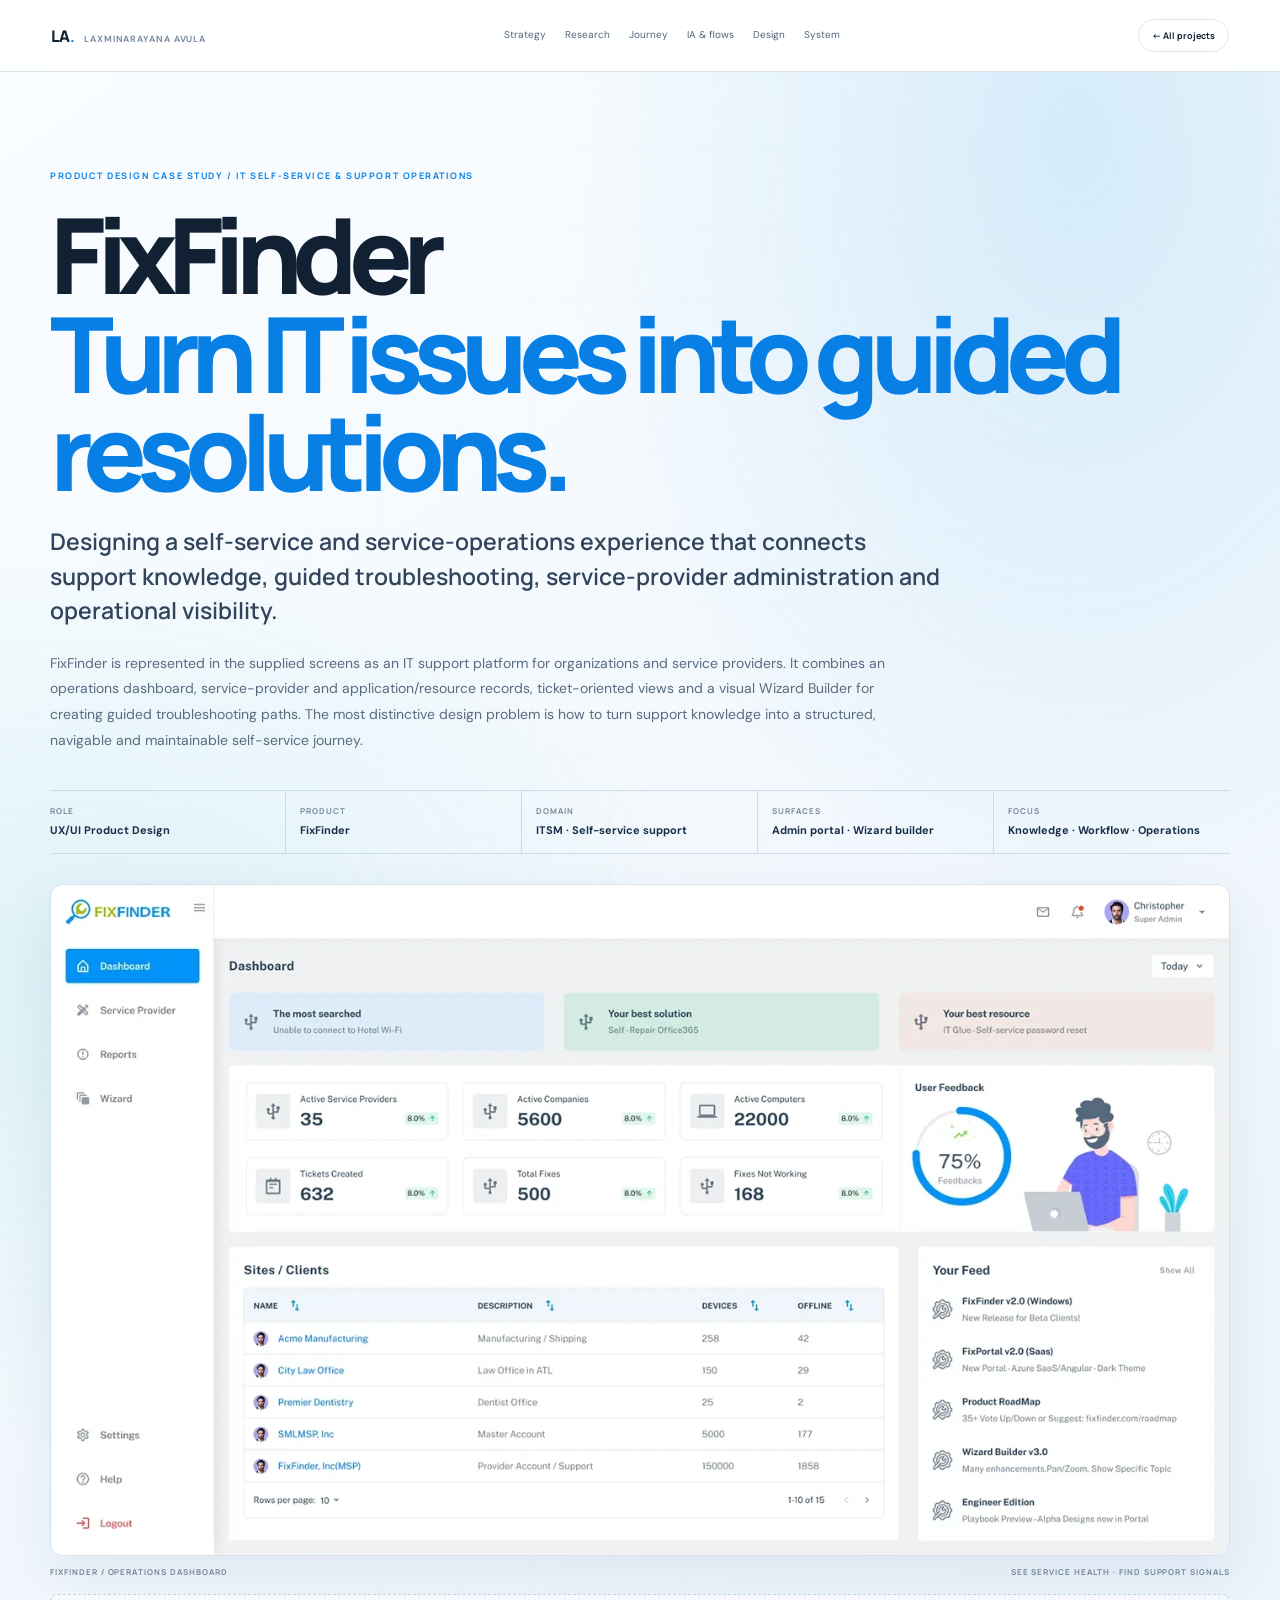
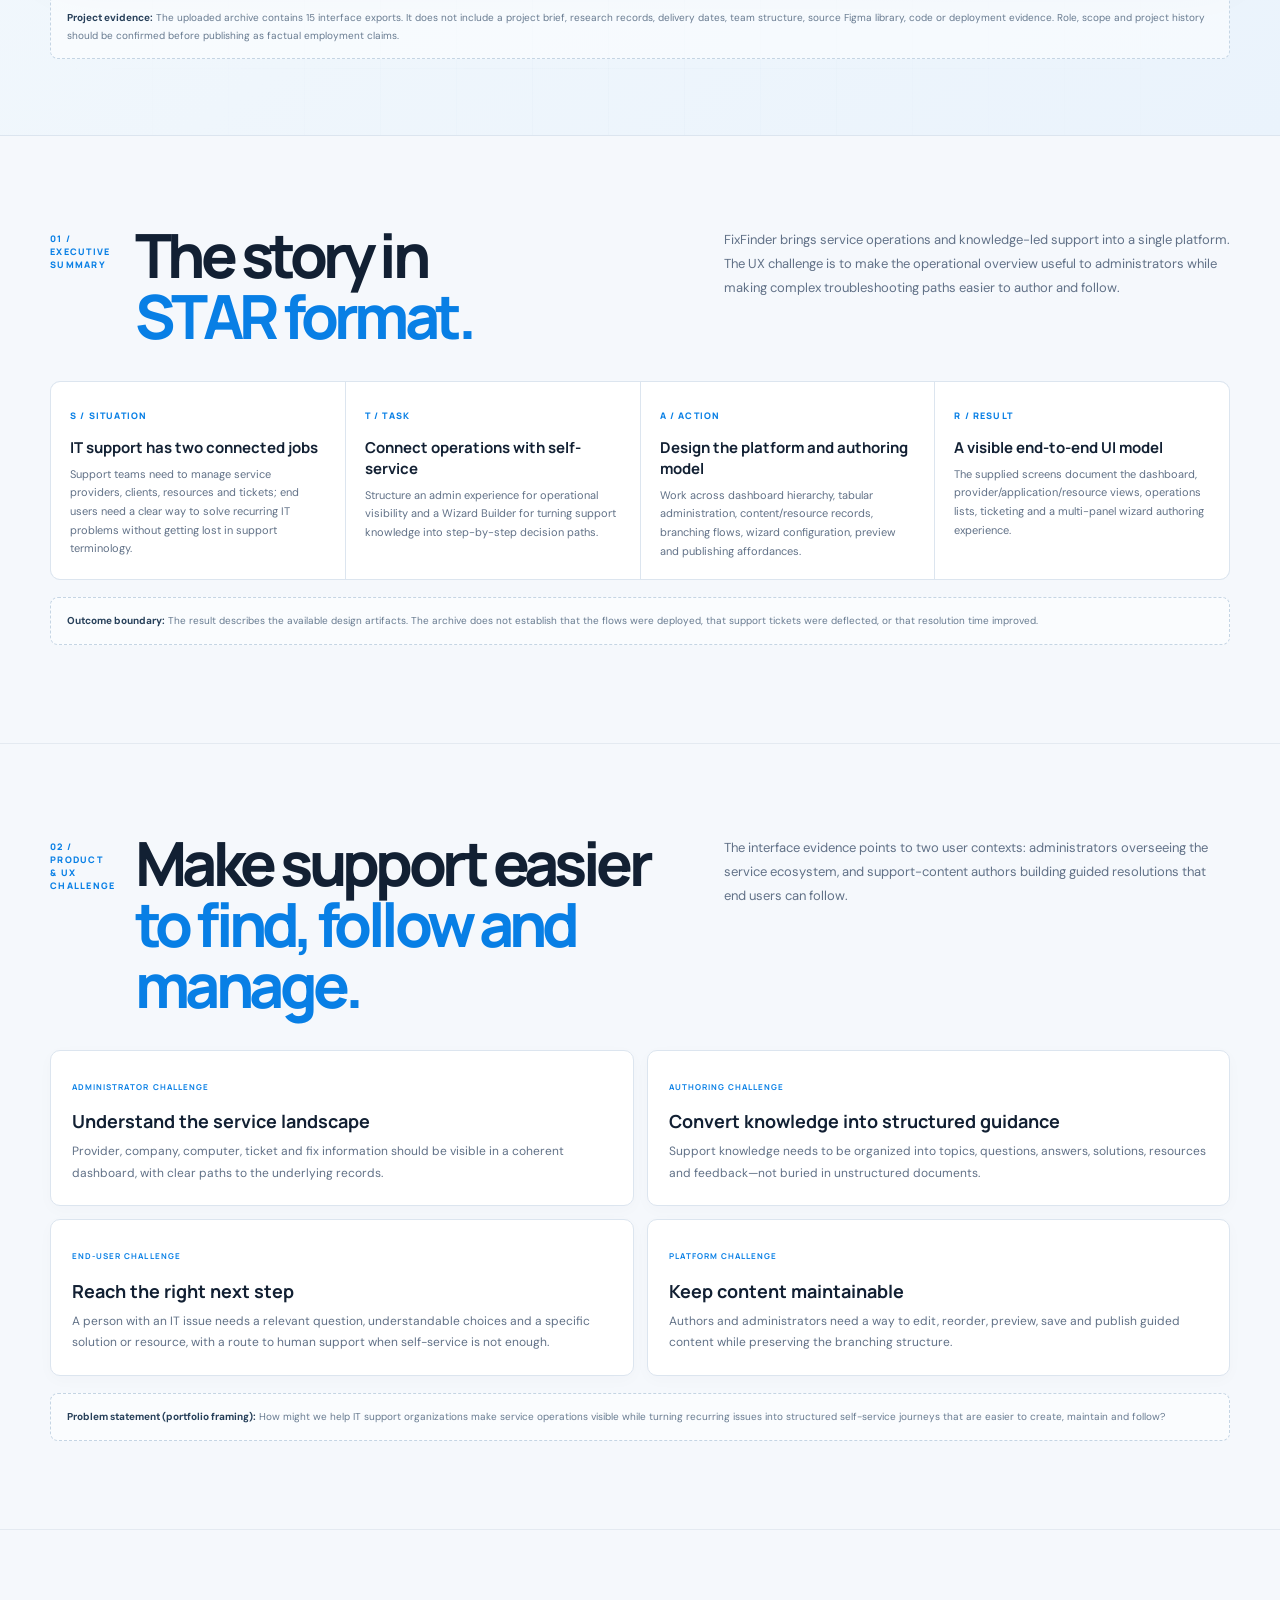
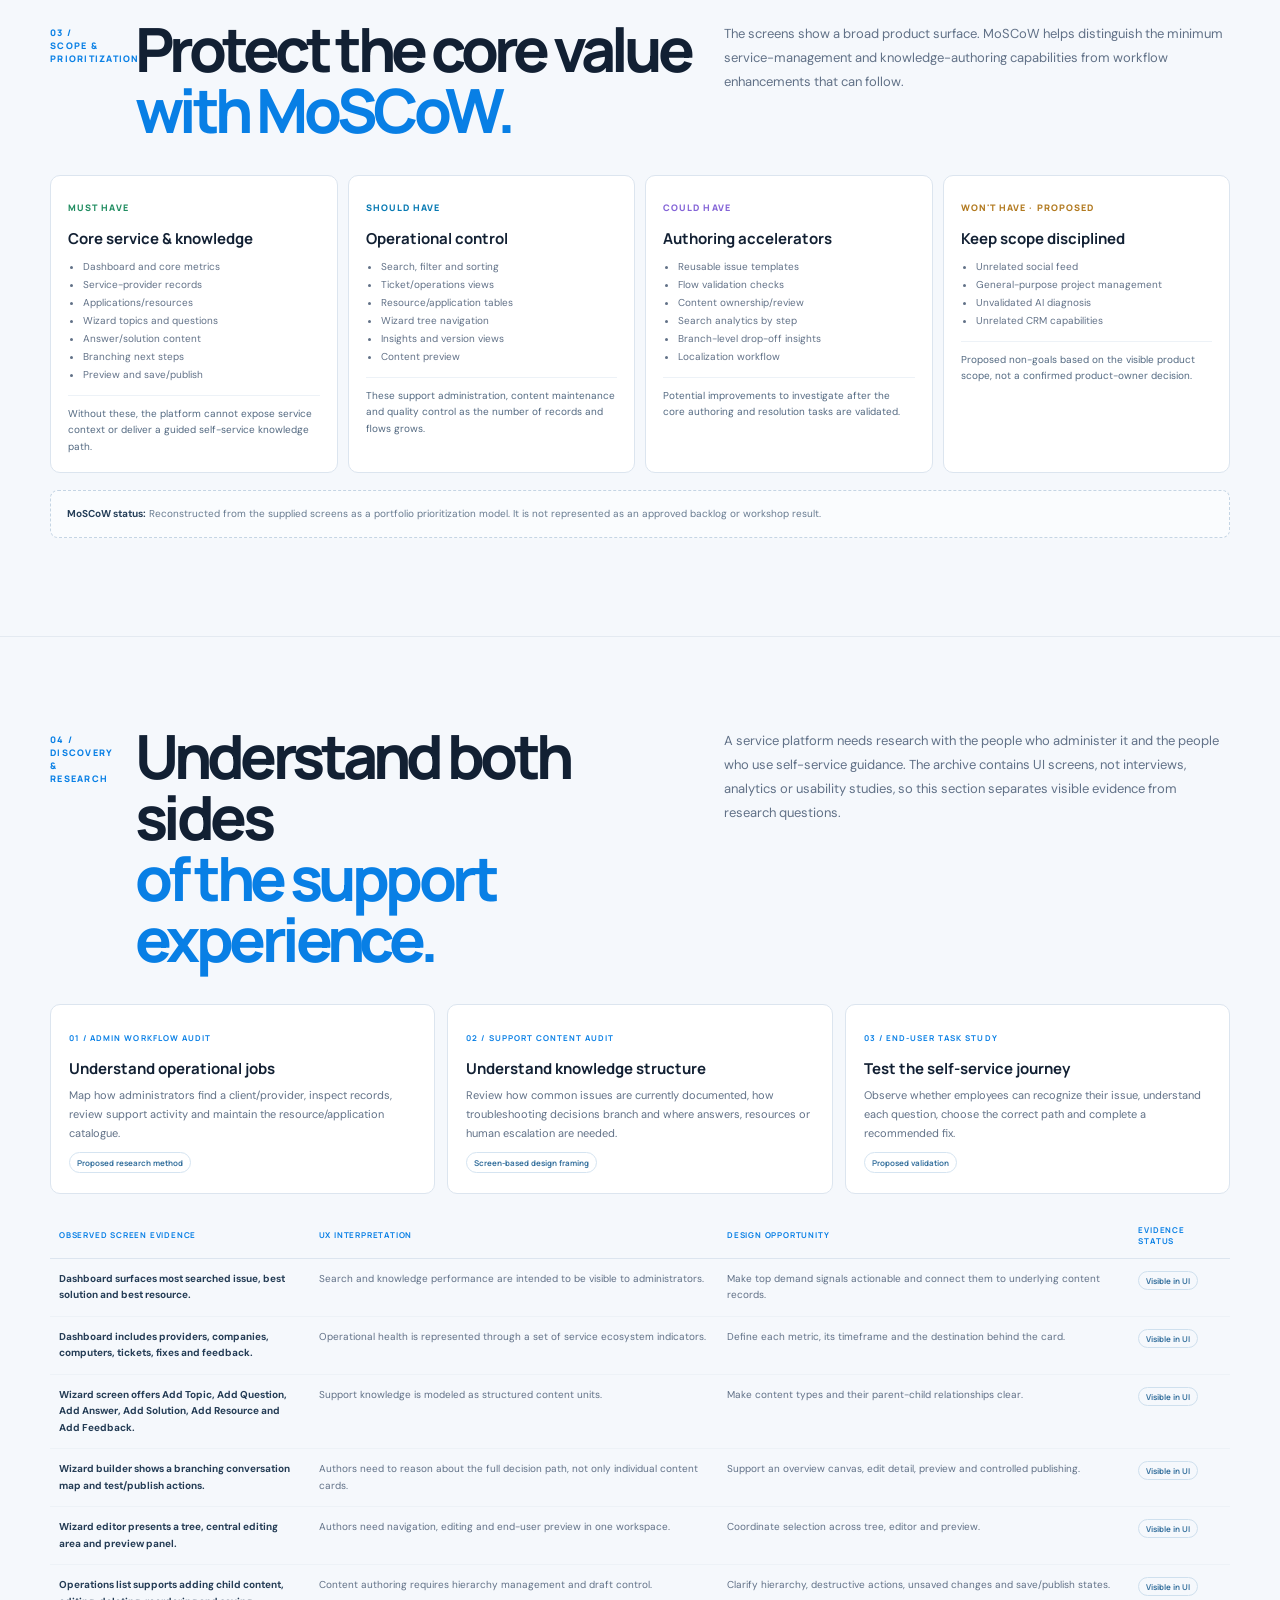
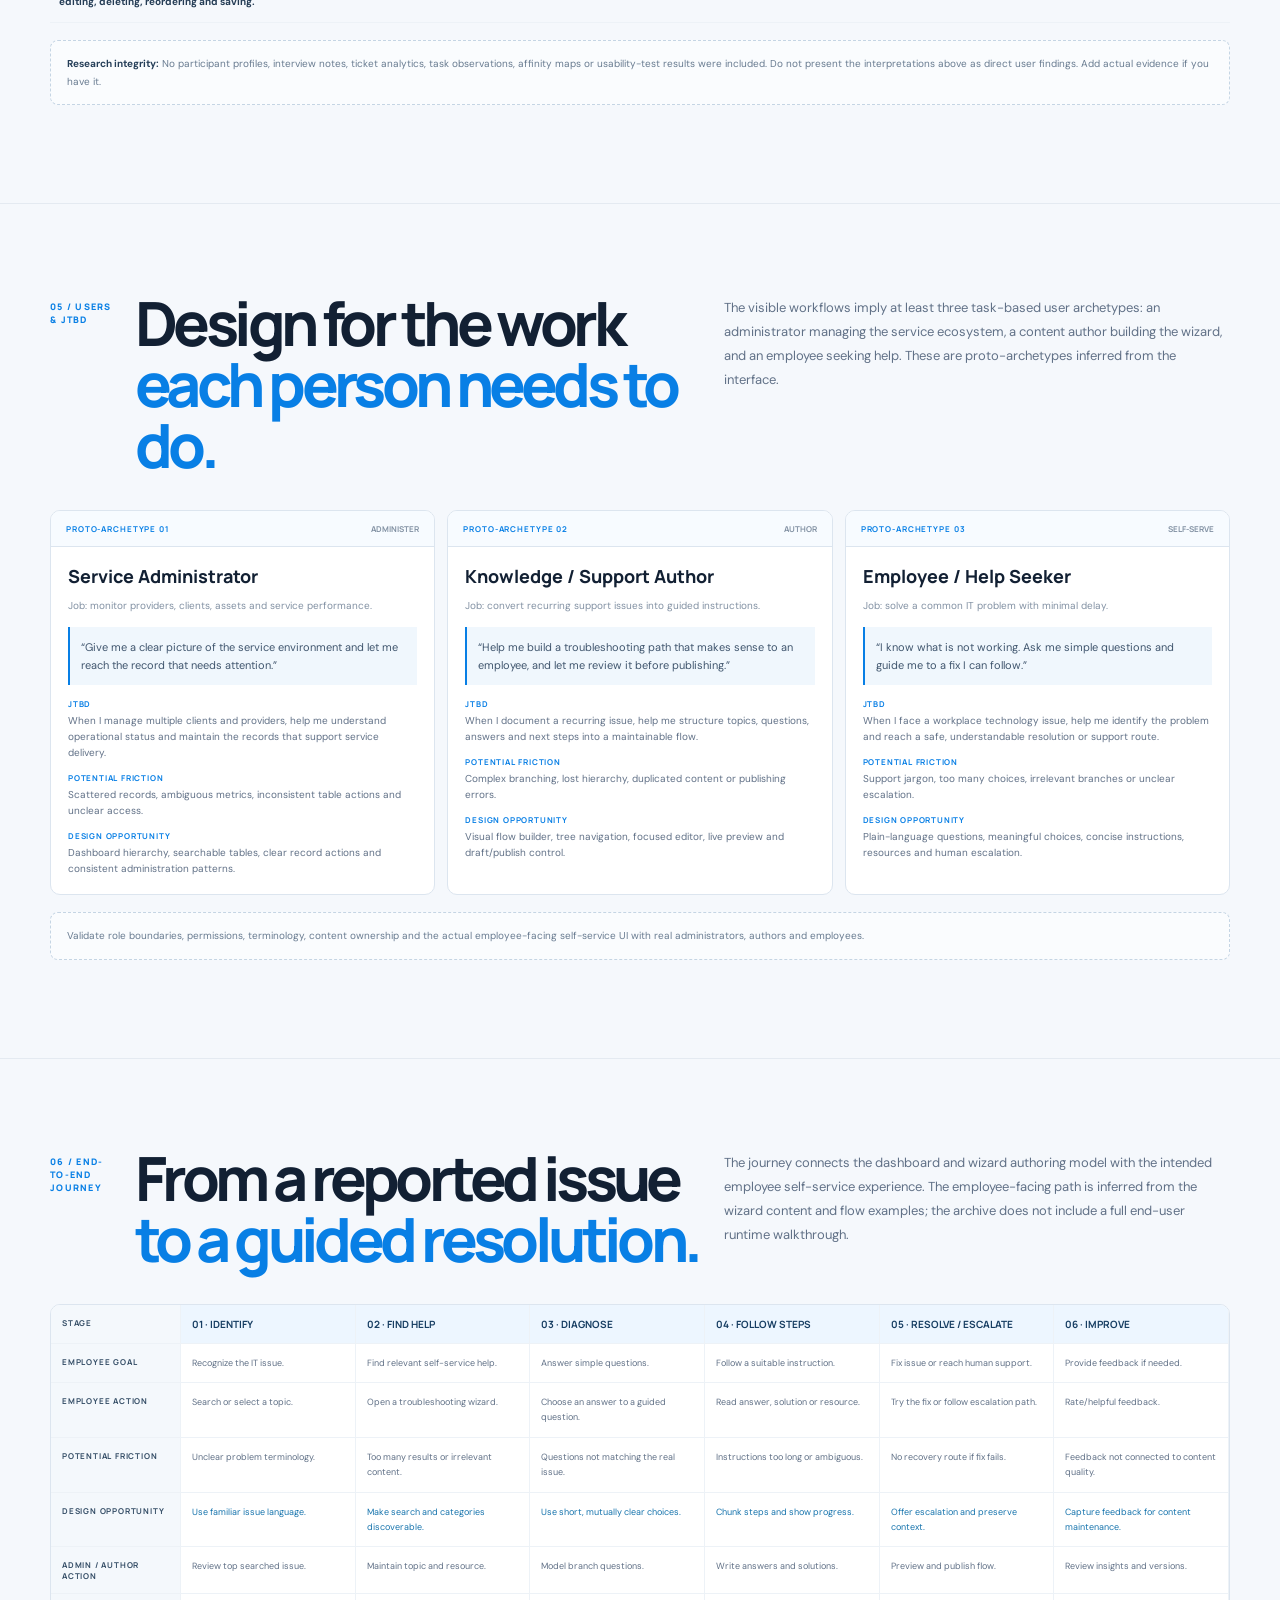
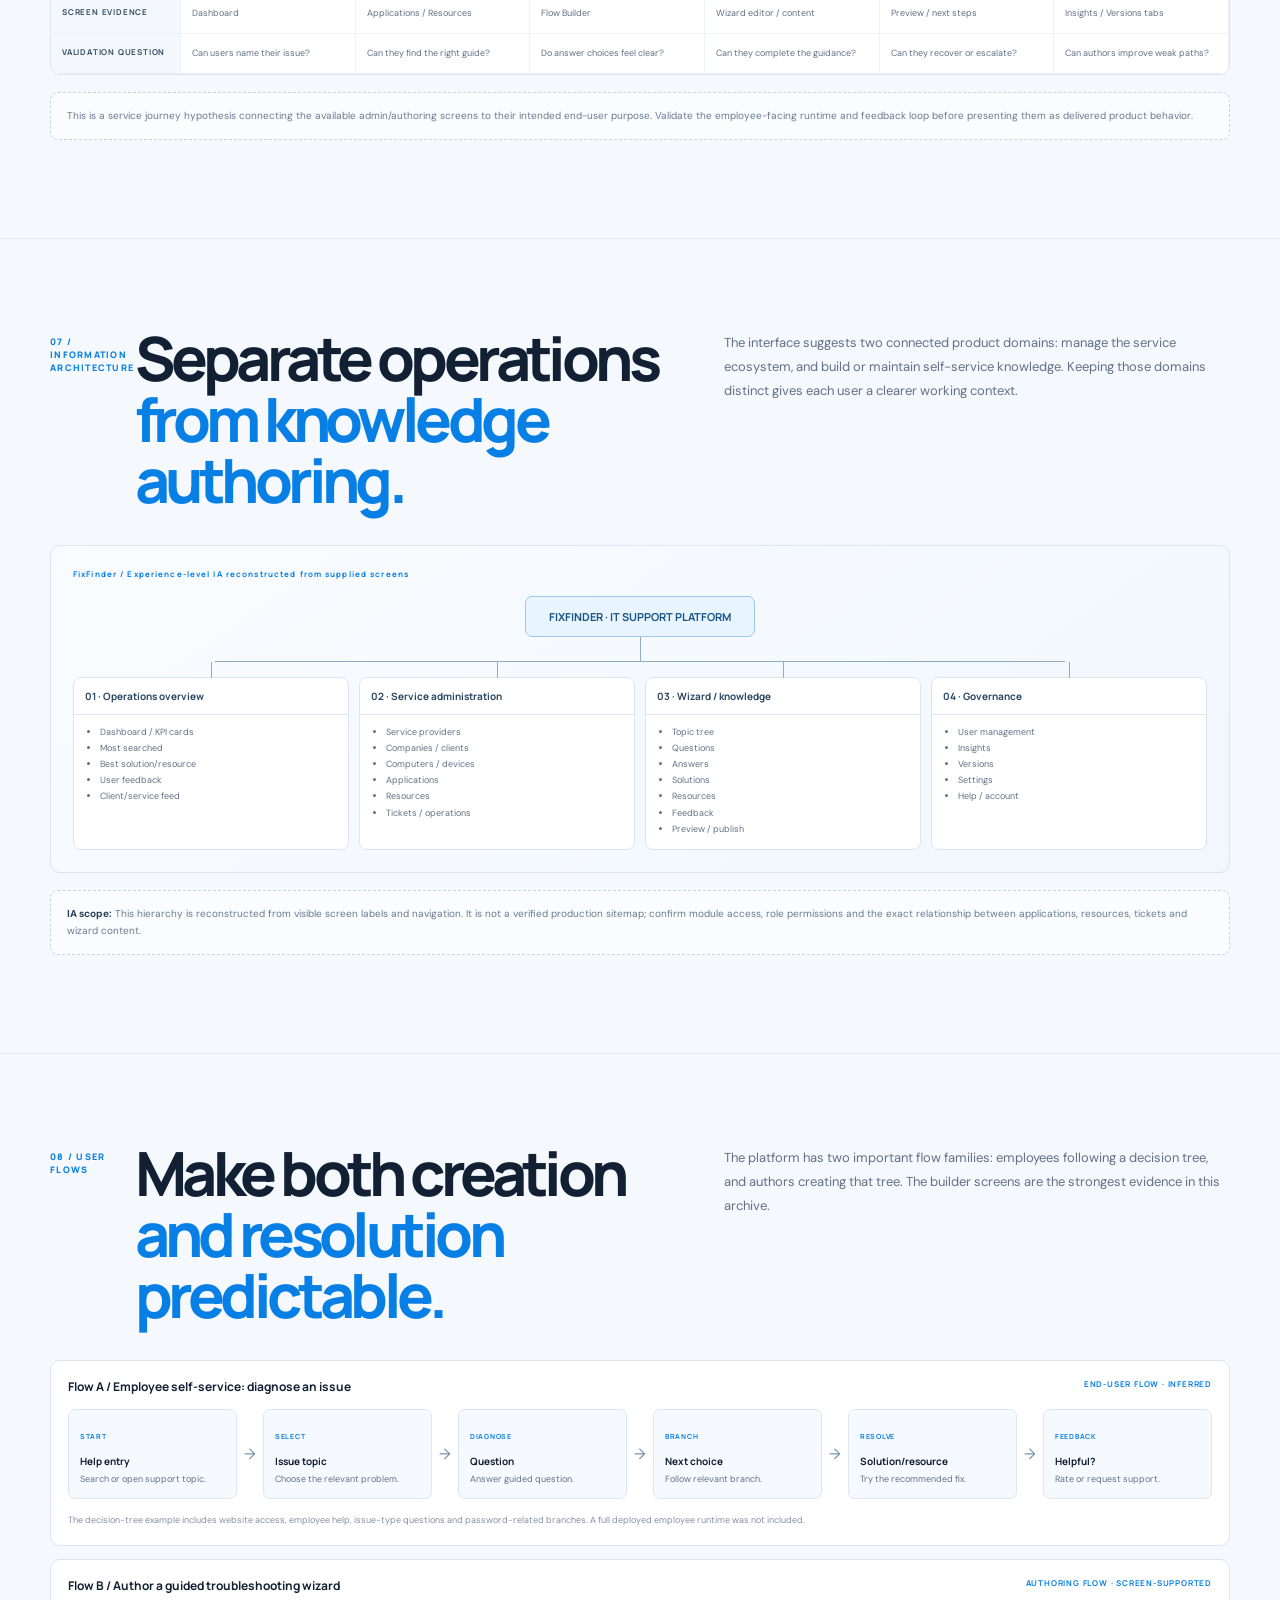
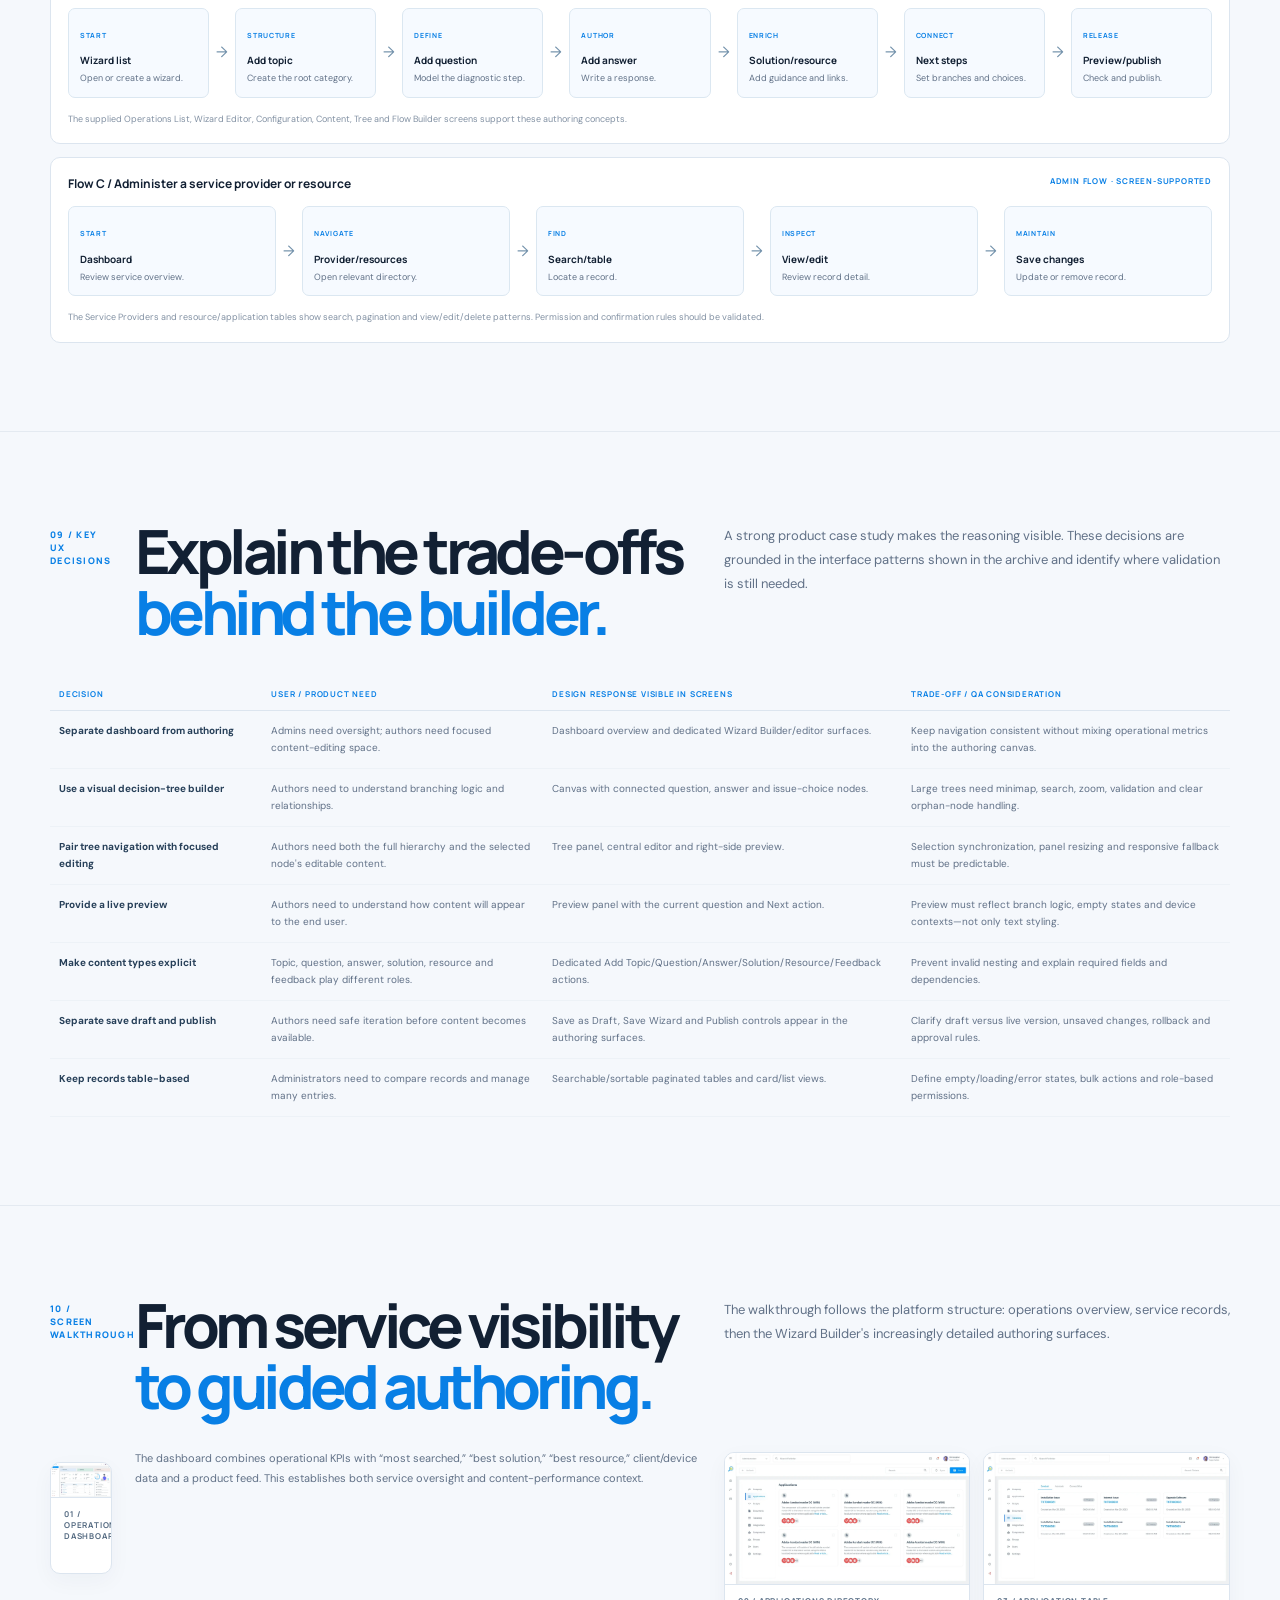
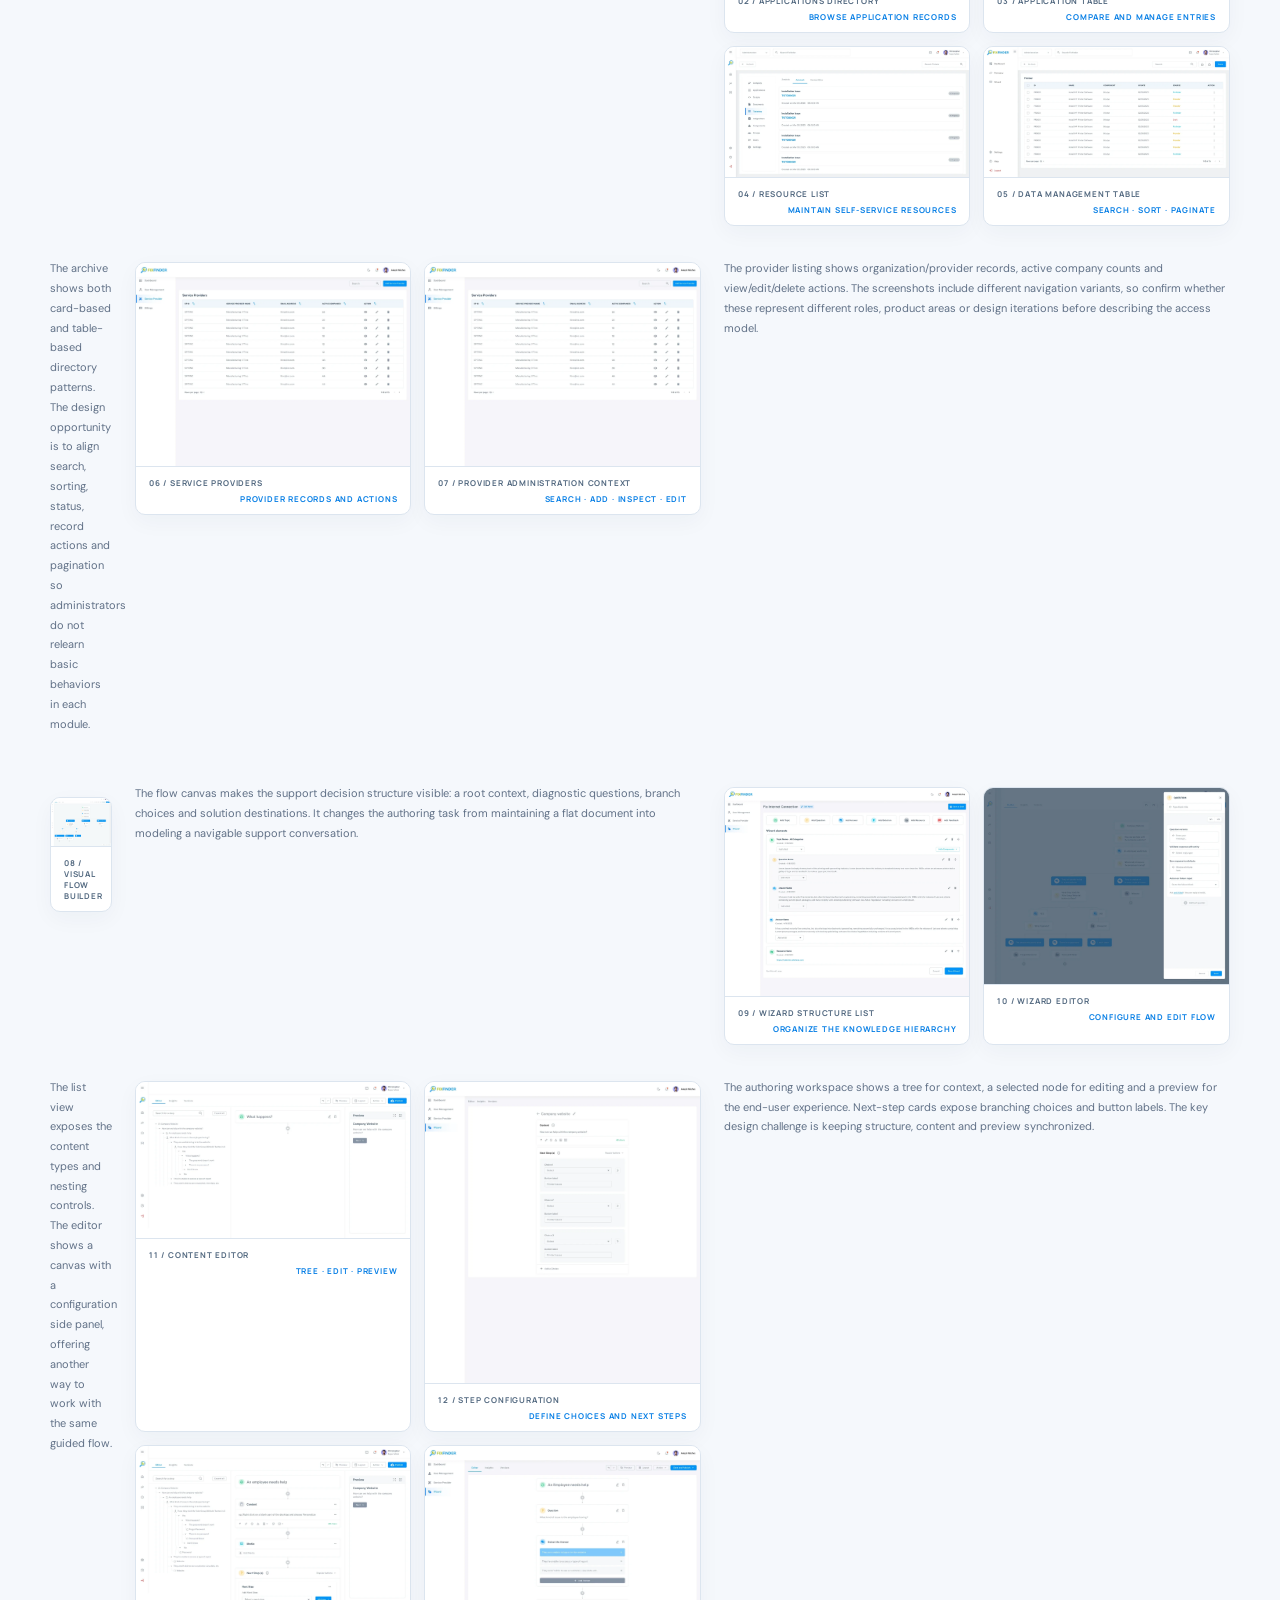
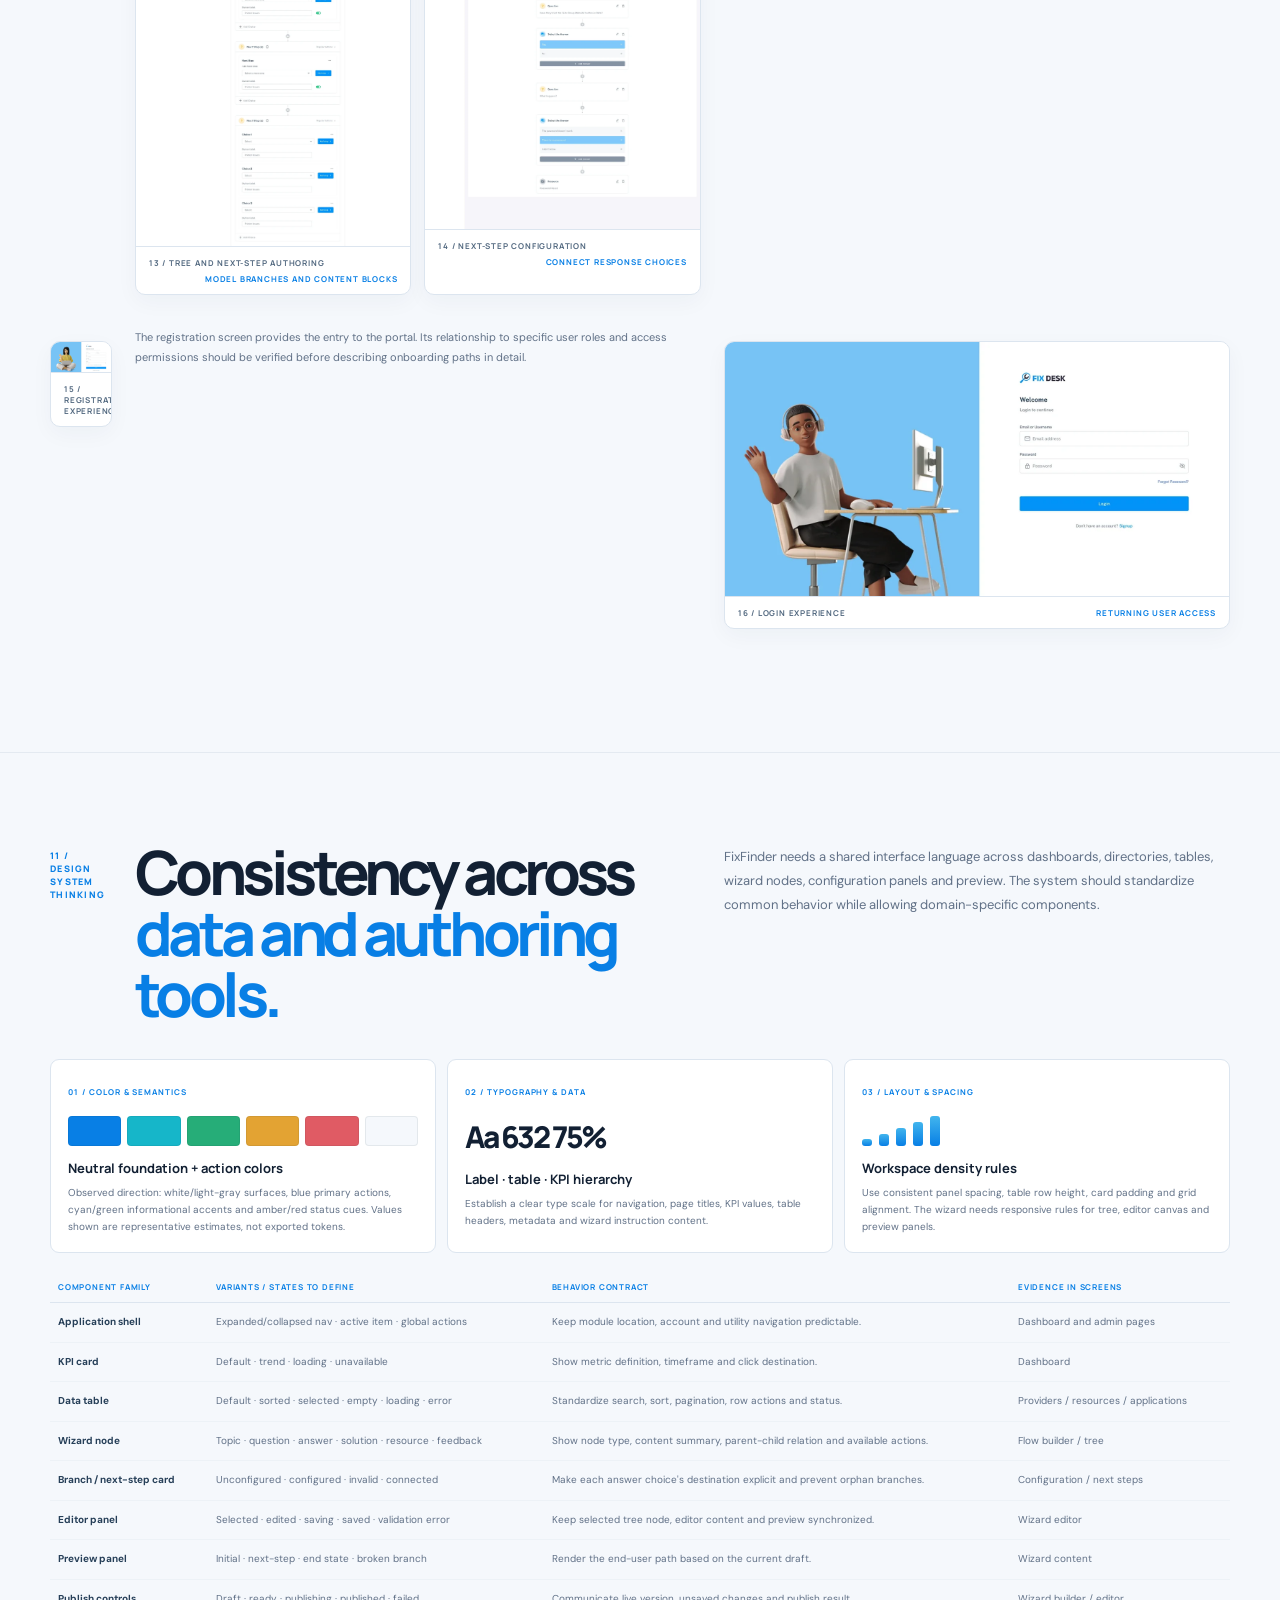
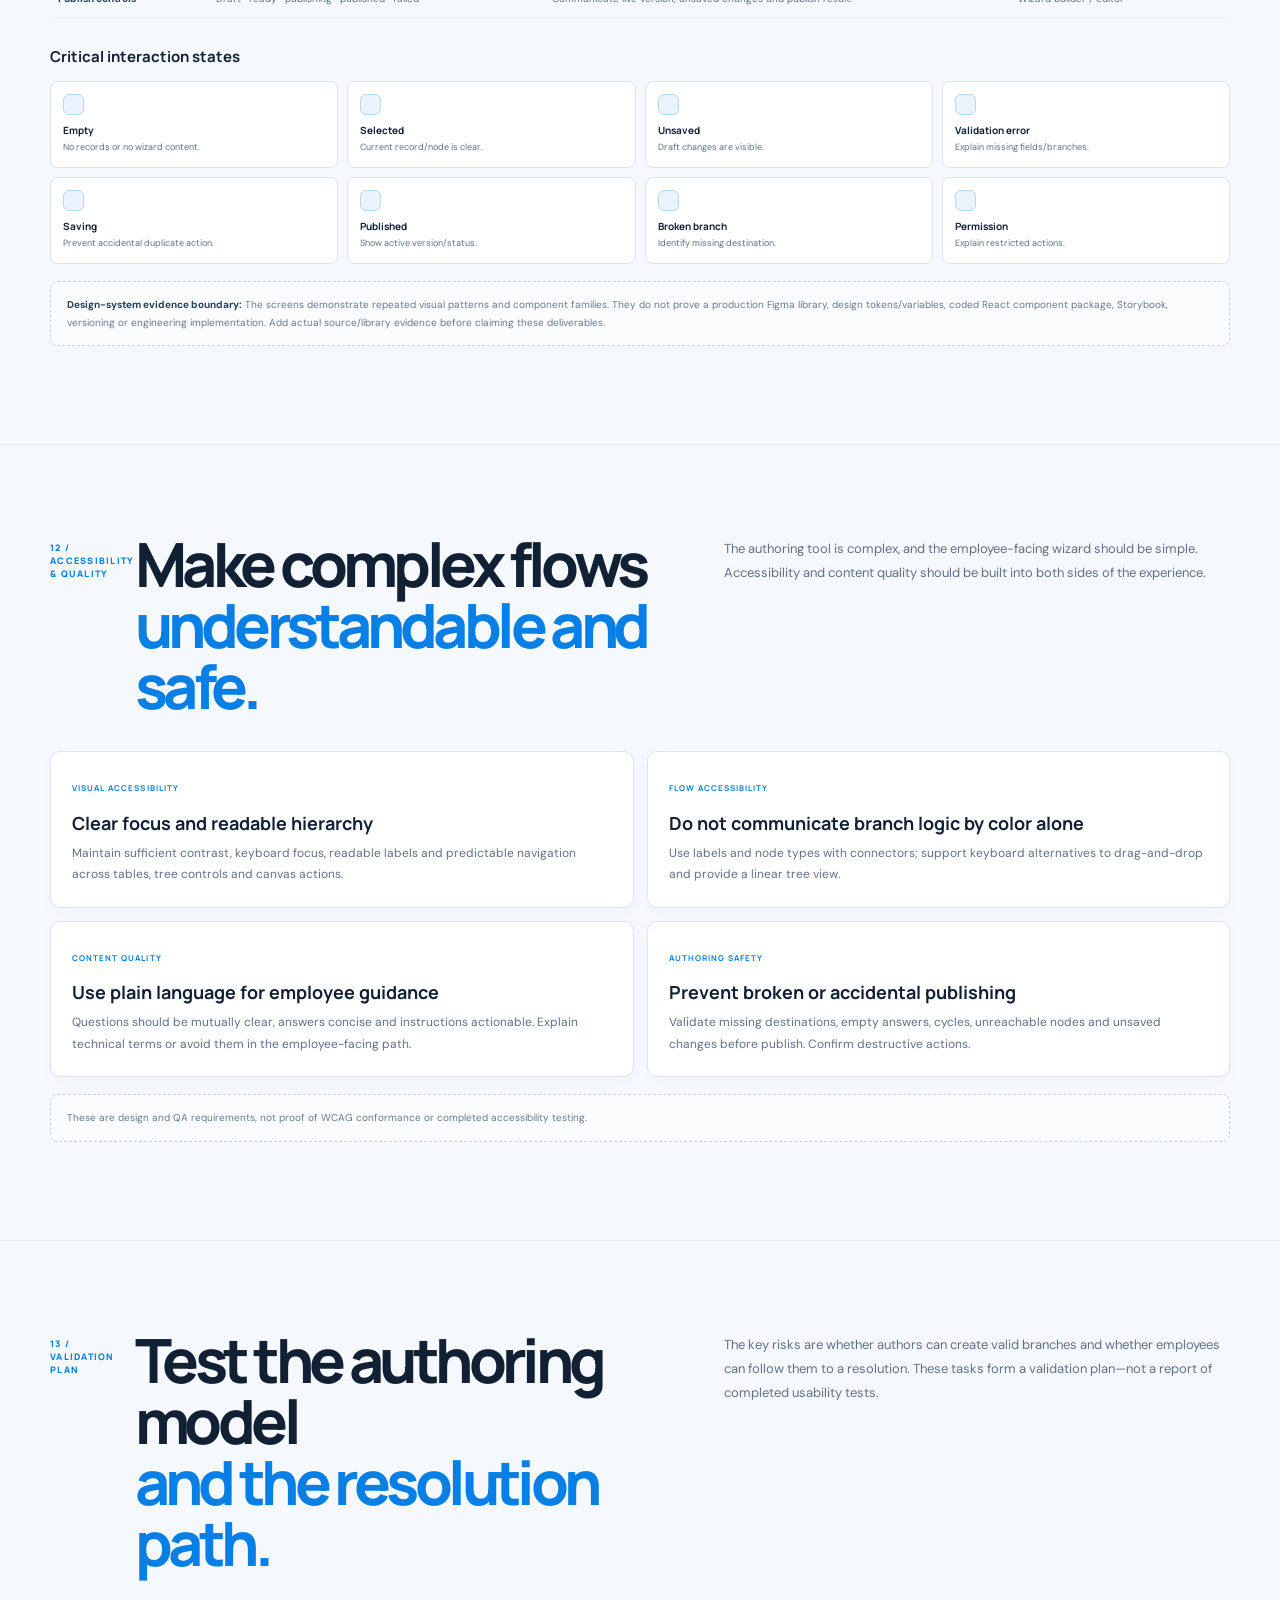
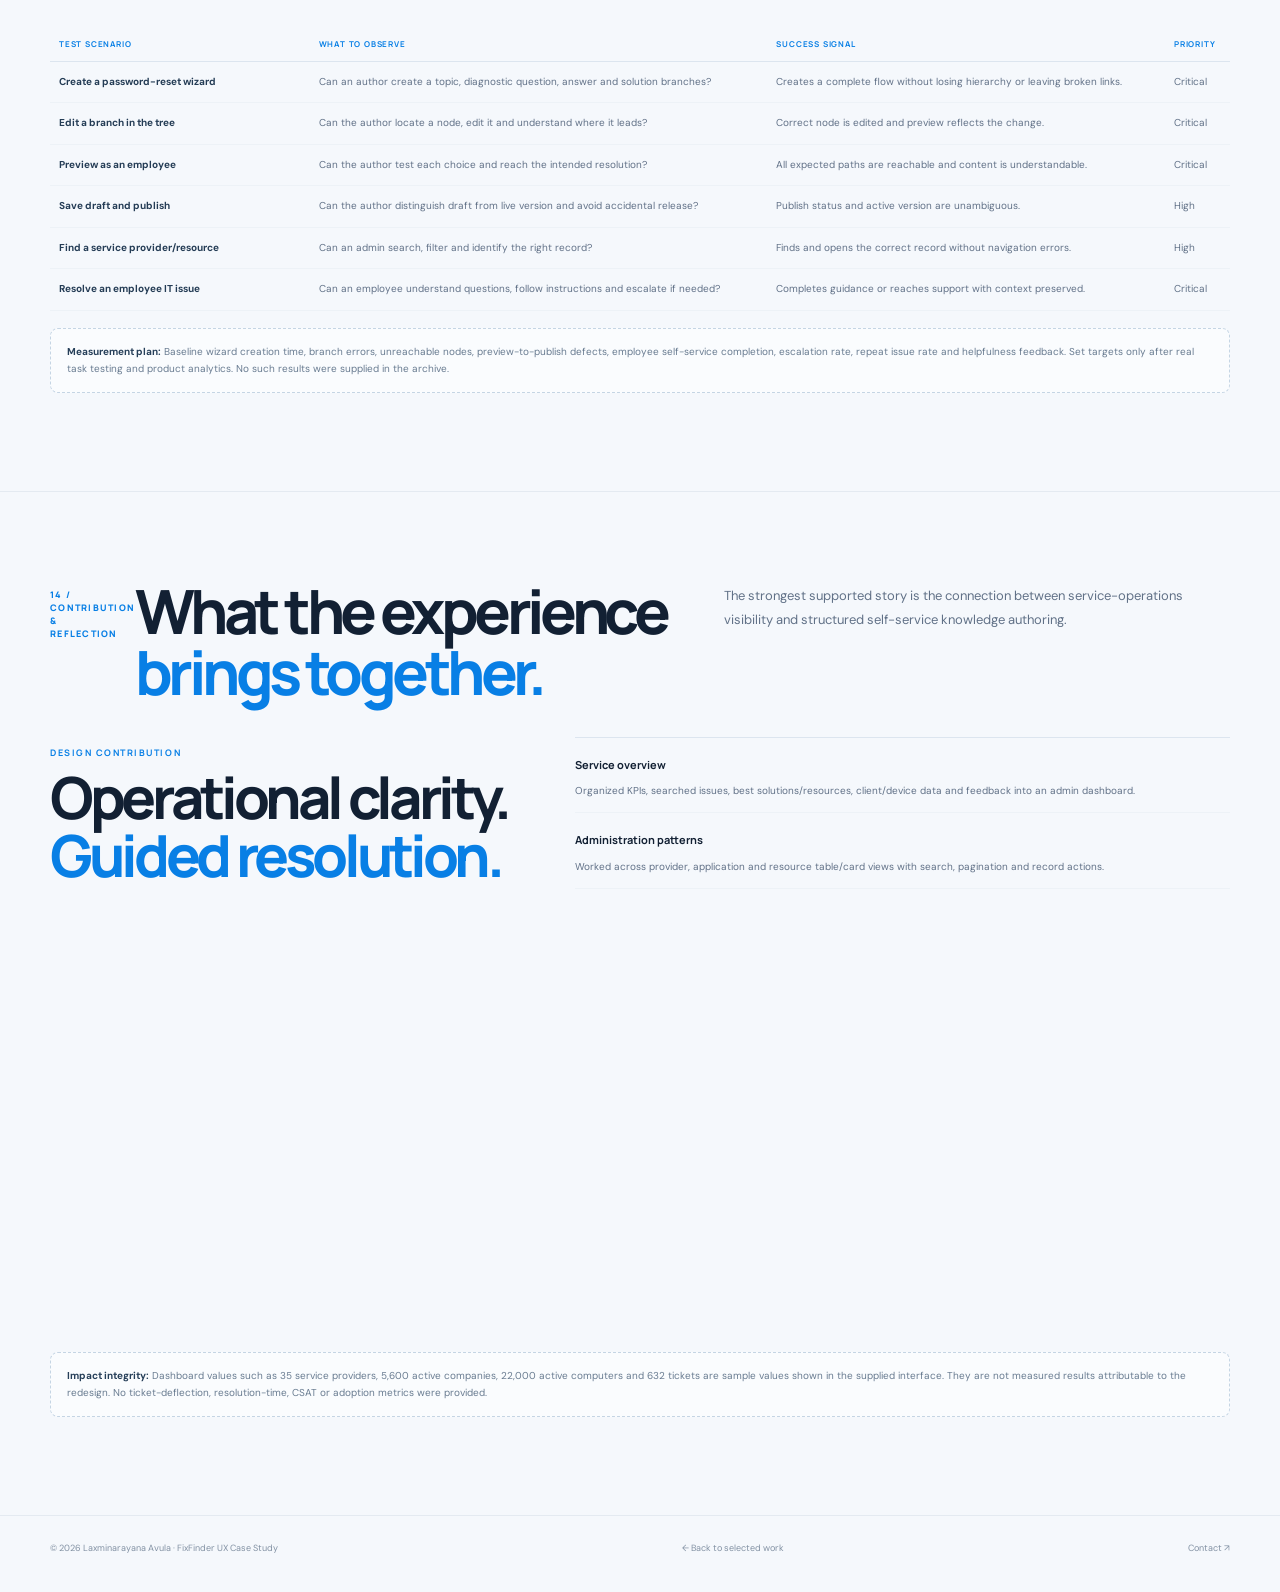
<file: work/fixfinder.html>
<!DOCTYPE html>

<html lang="en"><head>
<meta charset="utf-8"/><meta content="width=device-width,initial-scale=1" name="viewport"/><meta content="#f6f9fc" name="theme-color"/>
<meta content="FixFinder — IT self-service, service-provider operations and guided troubleshooting workflow design case study by Laxminarayana Avula." name="description"/>
<title>FixFinder — Enterprise IT Self-Service UX Case Study | Laxminarayana Avula</title>
<link href="https://fonts.googleapis.com" rel="preconnect"/><link crossorigin="" href="https://fonts.gstatic.com" rel="preconnect"/>
<link href="https://fonts.googleapis.com/css2?family=DM+Sans:wght@400;500;600;700&amp;family=Manrope:wght@400;500;600;700;800&amp;display=swap" rel="stylesheet"/>
<style>
:root{--bg:#f5f8fc;--white:#fff;--ink:#122033;--muted:#617187;--dim:#8291a3;--line:#dce5ef;--soft:#edf2f7;--blue:#087fe5;--blue2:#0b65c8;--cyan:#16b6c9;--green:#26ad78;--amber:#e3a333;--red:#e05b64;--navy:#0d1a2b;--max:1180px}
*{box-sizing:border-box}html{scroll-behavior:smooth;scroll-padding-top:90px}body{margin:0;background:var(--bg);color:var(--ink);font-family:'DM Sans',sans-serif;line-height:1.65}a{color:inherit;text-decoration:none}img{display:block;max-width:100%}::selection{background:rgba(8,127,229,.18)}
.skip{position:absolute;top:-60px;left:12px;z-index:99;background:#fff;padding:10px}.skip:focus{top:12px}
.top{height:72px;position:sticky;top:0;z-index:30;display:flex;align-items:center;justify-content:space-between;padding:0 max(4vw,22px);background:rgba(255,255,255,.91);backdrop-filter:blur(18px);border-bottom:1px solid var(--line)}
.brand{font:800 16px Manrope;letter-spacing:-.05em}.brand b{color:var(--blue)}.nav{display:flex;gap:19px;font-size:10px;color:#52647a}.nav a:hover{color:var(--blue)}.back{font:700 9px Manrope;padding:9px 13px;border:1px solid var(--line);border-radius:24px}
.wrap{width:min(calc(100% - 48px),var(--max));margin:auto}
.hero{position:relative;overflow:hidden;padding:88px 0 66px;background:radial-gradient(ellipse at 84% 4%,rgba(15,148,226,.14),transparent 34%),radial-gradient(ellipse at 6% 55%,rgba(16,183,197,.10),transparent 36%),linear-gradient(145deg,#fafdff,#eff6fc 70%,#eaf3fc);border-bottom:1px solid var(--line)}
.hero:before{content:"";position:absolute;inset:0;opacity:.28;pointer-events:none;background-image:linear-gradient(rgba(35,91,137,.07) 1px,transparent 1px),linear-gradient(90deg,rgba(35,91,137,.07) 1px,transparent 1px);background-size:76px 76px;mask-image:linear-gradient(90deg,transparent,#000 45%,transparent)}
.hero-in{position:relative;z-index:1}.kicker{font:700 9px Manrope;letter-spacing:.17em;text-transform:uppercase;color:var(--blue)}.hero h1{margin:23px 0 13px;font:800 clamp(58px,9vw,105px)/.94 Manrope;letter-spacing:-.09em}.hero h1 span{display:block;color:var(--blue)}.subhead{max-width:900px;font:600 clamp(18px,2vw,23px)/1.5 Manrope;color:#31445b}.intro{max-width:850px;color:#596b80;font-size:14px;line-height:1.85;margin:16px 0 0}
.meta{display:grid;grid-template-columns:repeat(5,1fr);margin-top:36px;border-top:1px solid #cddae7;border-bottom:1px solid #cddae7}.meta>div{padding:14px 14px 14px 0;border-right:1px solid #cddae7}.meta>div+div{padding-left:14px}.meta>div:last-child{border:0}.meta small{display:block;font:700 8px Manrope;color:#74869a;letter-spacing:.13em;text-transform:uppercase}.meta b{display:block;margin-top:6px;font-size:11px;line-height:1.5;color:#1a3049}
.hero-fig{margin:30px 0 0;border:1px solid #d4e0ec;border-radius:13px;overflow:hidden;background:#fff;box-shadow:0 18px 55px rgba(22,55,90,.08)}.hero-fig img{width:100%;height:auto}.figcap{display:flex;justify-content:space-between;gap:14px;margin-top:10px;color:#74869a;font:700 8px Manrope;letter-spacing:.12em;text-transform:uppercase}
.section{padding:88px 0;border-bottom:1px solid #e4eaf1}.sec-head{display:grid;grid-template-columns:62px minmax(0,.95fr) minmax(270px,.85fr);gap:23px;align-items:start;margin-bottom:35px}.num{padding-top:8px;font:800 9px Manrope;color:var(--blue);letter-spacing:.14em}h2{margin:0;font:750 clamp(35px,5vw,61px)/1 Manrope;letter-spacing:-.075em}h2 em{font-style:normal;color:var(--blue)}.sec-intro{margin:4px 0 0;color:var(--muted);font-size:13px;line-height:1.85}
.star{display:grid;grid-template-columns:repeat(4,1fr);gap:1px;border:1px solid var(--line);border-radius:10px;overflow:hidden;background:var(--line)}.star article{padding:19px;background:#fff}.star b{font:800 9px Manrope;letter-spacing:.13em;color:var(--blue)}.star h3{font:700 15px Manrope;margin:9px 0 7px}.star p{font-size:11px;color:var(--muted);line-height:1.7;margin:0}
.note{margin-top:17px;padding:14px 16px;border:1px dashed #c5d5e4;border-radius:8px;color:#687b90;font-size:10px;line-height:1.75;background:rgba(255,255,255,.5)}.note strong{color:#263f59}
.grid2{display:grid;grid-template-columns:1fr 1fr;gap:13px}.card{border:1px solid var(--line);border-radius:10px;padding:21px;background:#fff;box-shadow:0 4px 16px rgba(28,57,86,.025)}.card small{font:700 8px Manrope;color:var(--blue);letter-spacing:.13em}.card h3{font:700 18px Manrope;margin:11px 0 8px}.card p{font-size:12px;line-height:1.8;color:var(--muted);margin:0}
.moscow{display:grid;grid-template-columns:repeat(4,1fr);gap:10px}.priority{padding:17px;border:1px solid var(--line);border-radius:10px;background:#fff}.priority .p{font:800 9px Manrope;letter-spacing:.12em}.must{color:#218d61}.should{color:#087ab3}.could{color:#8464d7}.wont{color:#b27a20}.priority h3{font:700 15px Manrope;margin:9px 0}.priority ul{padding-left:15px;margin:0;color:var(--muted);font-size:10px;line-height:1.8}.priority p{border-top:1px solid var(--soft);padding-top:10px;margin:11px 0 0;color:#536981;font-size:10px;line-height:1.65}
.research-grid{display:grid;grid-template-columns:repeat(3,1fr);gap:12px}.research{padding:18px;border:1px solid var(--line);border-radius:10px;background:#fff}.research small{font:700 8px Manrope;color:var(--blue);letter-spacing:.13em}.research h3{font:700 15px Manrope;margin:9px 0 7px}.research p{font-size:11px;color:var(--muted);line-height:1.7;margin:0}.evidence{display:inline-block;margin-top:10px;padding:4px 7px;border:1px solid #d5e4f1;border-radius:18px;color:#39739f;font:700 8px Manrope}
.matrix{width:100%;border-collapse:collapse;margin-top:18px;font-size:10px}.matrix th{text-align:left;padding:12px 9px;color:var(--blue);font:700 8px Manrope;letter-spacing:.1em;text-transform:uppercase;border-bottom:1px solid var(--line)}.matrix td{padding:12px 9px;border-bottom:1px solid var(--soft);color:var(--muted);line-height:1.65;vertical-align:top}.matrix td:first-child{width:22%;font-weight:700;color:#243c55}.pill{display:inline-block;padding:3px 7px;border:1px solid #cfe0ee;border-radius:18px;color:#39739f;font:700 8px Manrope}
.personas{display:grid;grid-template-columns:repeat(3,1fr);gap:12px}.persona{border:1px solid var(--line);border-radius:10px;overflow:hidden;background:#fff}.persona-head{display:flex;justify-content:space-between;padding:12px 15px;border-bottom:1px solid var(--line);background:#f7fbff}.persona-head span{font:700 8px Manrope;color:var(--blue);letter-spacing:.11em}.persona-head b{font:700 8px Manrope;color:var(--dim)}.persona-body{padding:17px}.persona h3{font:750 18px Manrope;margin:0 0 5px}.persona .context{font-size:10px;color:var(--dim);margin-bottom:12px}.persona blockquote{margin:0;padding:11px;border-left:2px solid var(--blue);background:#f0f7fd;font-size:11px;line-height:1.65;color:#40566e}.persona dl{margin:13px 0 0}.persona dt{font:700 8px Manrope;color:var(--blue);letter-spacing:.1em;text-transform:uppercase;margin-top:11px}.persona dd{margin:4px 0 0;color:var(--muted);font-size:10px;line-height:1.6}
.journey-wrap{overflow-x:auto;border:1px solid var(--line);border-radius:10px;background:#fff}.journey{min-width:1050px;display:grid;grid-template-columns:130px repeat(6,minmax(150px,1fr))}.journey div{padding:12px 11px;border-right:1px solid var(--soft);border-bottom:1px solid var(--soft);color:var(--muted);font-size:9px;line-height:1.65}.journey .rh{background:#f4f8fc;color:#344d66;font:700 8px Manrope;letter-spacing:.1em;text-transform:uppercase}.journey .stage{background:#edf6ff;color:#173e63;font:700 10px Manrope}.journey strong{display:block;color:#294762;margin-bottom:4px;font-size:9px}.journey .opp{color:#1774ad}
.diagram{padding:22px;border:1px solid var(--line);border-radius:10px;background:linear-gradient(145deg,#f9fcff,#f1f7fd);overflow-x:auto}.diagram-title{font:700 8px Manrope;color:var(--blue);letter-spacing:.14em;margin-bottom:17px}.root-node{width:max-content;margin:auto;padding:12px 23px;border:1px solid #9fc9e8;border-radius:7px;background:#e8f4ff;font:700 11px Manrope;color:#1a5685}.stem{height:24px;width:1px;background:#91adc6;margin:auto}.branches{display:grid;grid-template-columns:repeat(4,minmax(150px,1fr));gap:10px;position:relative;padding-top:16px}.branches:before{content:"";position:absolute;left:12.5%;right:12.5%;top:0;border-top:1px solid #91adc6}.branch{position:relative;border:1px solid var(--line);border-radius:8px;background:#fff}.branch:before{content:"";position:absolute;height:16px;border-left:1px solid #91adc6;top:-16px;left:50%}.branch h3{margin:0;padding:11px;border-bottom:1px solid var(--line);font:700 10px Manrope;color:#294762}.branch ul{margin:0;padding:9px 12px 12px 26px;color:var(--muted);font-size:9px;line-height:1.8}
.flowstack{display:grid;gap:13px}.flow{padding:17px;border:1px solid var(--line);border-radius:10px;background:#fff}.flow-head{display:flex;justify-content:space-between;gap:12px;margin-bottom:14px}.flow-head b{font:700 12px Manrope}.flow-head span{font:700 8px Manrope;color:var(--blue);letter-spacing:.1em}.nodes{display:flex;align-items:stretch;gap:7px;overflow-x:auto;padding-bottom:5px}.node{min-width:115px;flex:1;padding:11px;border:1px solid #dbe7f1;border-radius:7px;background:#f6faff}.node small{font:700 7px Manrope;color:var(--blue);letter-spacing:.1em}.node b{display:block;margin-top:7px;font:700 10px Manrope}.node p{font-size:9px;line-height:1.5;color:var(--muted);margin:5px 0 0}.arr{align-self:center;color:#7190aa;font-size:15px}.branch-note{font-size:9px;line-height:1.65;color:var(--dim);margin:9px 0 0}
.decisions{width:100%;border-collapse:collapse}.decisions th{text-align:left;padding:11px 9px;border-bottom:1px solid var(--line);font:700 8px Manrope;color:var(--blue);letter-spacing:.1em;text-transform:uppercase}.decisions td{padding:12px 9px;border-bottom:1px solid var(--soft);color:var(--muted);font-size:10px;line-height:1.65;vertical-align:top}.decisions td:first-child{color:#263f58;font-weight:700;width:18%}
.screen{margin:23px 0 0;border:1px solid var(--line);border-radius:10px;overflow:hidden;background:#fff;box-shadow:0 7px 22px rgba(21,51,81,.04)}.screen img{width:100%;height:auto}.screen figcaption{display:flex;justify-content:space-between;gap:14px;padding:10px 13px;border-top:1px solid var(--line);font:700 8px Manrope;letter-spacing:.1em;text-transform:uppercase;color:#536980}.screen figcaption span:last-child{color:var(--blue);text-align:right}.screen-grid{display:grid;grid-template-columns:1fr 1fr;gap:13px;margin-top:13px}.screen-grid .screen{margin:0}.screen-grid figcaption{display:block}.screen-grid figcaption span{display:block}.screen-grid figcaption span+span{margin-top:5px;color:var(--dim)}.caption{color:var(--muted);font-size:11px;line-height:1.8;max-width:850px;margin:10px 0 17px}
.ds-grid{display:grid;grid-template-columns:repeat(3,1fr);gap:11px}.ds{border:1px solid var(--line);border-radius:9px;padding:17px;background:#fff}.ds small{font:700 8px Manrope;color:var(--blue);letter-spacing:.12em}.swatches{display:flex;gap:6px;margin:13px 0}.swatches i{height:30px;flex:1;border-radius:4px;border:1px solid rgba(20,40,60,.08)}.ds h3{font:700 13px Manrope;margin:0}.ds p{font-size:10px;line-height:1.7;color:var(--muted);margin:7px 0 0}.type-demo{font:800 30px Manrope;letter-spacing:-.08em;margin:13px 0}.space-demo{height:30px;display:flex;align-items:end;gap:7px;margin:13px 0}.space-demo i{width:10px;background:linear-gradient(#42b5ed,#087fe5);border-radius:3px}.space-demo i:nth-child(1){height:7px}.space-demo i:nth-child(2){height:12px}.space-demo i:nth-child(3){height:18px}.space-demo i:nth-child(4){height:24px}.space-demo i:nth-child(5){height:30px}
.comp{width:100%;border-collapse:collapse;margin-top:18px}.comp th{text-align:left;color:var(--blue);font:700 8px Manrope;letter-spacing:.1em;text-transform:uppercase;padding:10px 8px;border-bottom:1px solid var(--line)}.comp td{padding:11px 8px;border-bottom:1px solid var(--soft);font-size:10px;line-height:1.65;color:var(--muted);vertical-align:top}.comp td:first-child{font-weight:700;color:#263f58}.states{display:grid;grid-template-columns:repeat(4,1fr);gap:9px;margin-top:14px}.state{padding:12px;border:1px solid var(--line);border-radius:8px;background:#fff}.state i{display:block;width:21px;height:21px;border-radius:6px;background:#e9f4ff;border:1px solid #b9d9f1;margin-bottom:8px}.state b{display:block;font:700 10px Manrope}.state span{display:block;margin-top:4px;color:var(--muted);font-size:9px;line-height:1.55}
.impact{display:grid;grid-template-columns:.85fr 1.15fr;gap:40px}.impact h2{font-size:clamp(36px,4.7vw,58px)}.impact-list{border-top:1px solid var(--line)}.impact-list article{padding:13px 0;border-bottom:1px solid var(--soft)}.impact-list b{font:700 11px Manrope}.impact-list p{margin:5px 0 0;font-size:10px;color:var(--muted);line-height:1.7}.reflection{padding:23px;border:1px solid #cfe0ef;border-radius:10px;background:linear-gradient(135deg,#eef7ff,#fff)}.reflection h3{font:700 19px Manrope;margin:0 0 8px}.reflection p{font-size:11px;line-height:1.8;color:var(--muted);margin:0}.footer{display:flex;justify-content:space-between;gap:16px;padding:25px 0 36px;color:var(--dim);font-size:9px}.footer a:hover{color:var(--blue)}
.reveal{opacity:0;transform:translateY(13px);transition:opacity .5s ease,transform .5s ease}.reveal.visible{opacity:1;transform:none}
@media(max-width:900px){.sec-head{grid-template-columns:42px 1fr}.sec-intro{grid-column:2}.meta{grid-template-columns:repeat(3,1fr)}.meta>div:nth-child(3){border-right:0}.meta>div:nth-child(4){padding-left:0;border-top:1px solid #cddae7}.meta>div:nth-child(5){border-top:1px solid #cddae7}.moscow{grid-template-columns:1fr 1fr}.research-grid{grid-template-columns:1fr 1fr}.branches{grid-template-columns:repeat(2,minmax(150px,1fr))}.impact{grid-template-columns:1fr;gap:22px}}
@media(max-width:620px){.top{height:64px}.nav{display:none}.wrap{width:min(calc(100% - 36px),var(--max))}.hero{padding:64px 0 45px}.hero h1{font-size:clamp(51px,15vw,77px)}.meta{grid-template-columns:1fr 1fr}.meta>div{padding:11px 8px 11px 0}.meta>div+div{padding-left:8px}.meta>div:nth-child(2),.meta>div:nth-child(4){border-right:0}.meta>div:nth-child(3){padding-left:0;border-top:1px solid #cddae7}.meta>div:nth-child(4){border-top:1px solid #cddae7}.meta>div:nth-child(5){grid-column:1/-1;border-top:1px solid #cddae7;padding-left:0}.section{padding:68px 0}.sec-head{gap:11px;margin-bottom:27px}.sec-head h2{font-size:35px}.sec-intro{font-size:11px}.star,.grid2,.moscow,.research-grid,.personas,.screen-grid,.ds-grid{grid-template-columns:1fr}.journey{min-width:1050px}.branches{grid-template-columns:repeat(2,145px)}.flow{padding:13px}.flow-head{display:block}.flow-head span{display:block;margin-top:5px}.screen figcaption{display:block;line-height:1.6}.screen figcaption span{display:block}.screen figcaption span:last-child{text-align:left;margin-top:5px}.states{grid-template-columns:1fr 1fr}.footer{flex-direction:column}}
@media(prefers-reduced-motion:reduce){html{scroll-behavior:auto}.reveal{opacity:1;transform:none;transition:none}}
</style></head><body>
<a class="skip" href="#main">Skip to case study</a>
<header class="top"><a class="brand" href="../index.html">LA<b>.</b> <span style="font:600 9px 'DM Sans';letter-spacing:.1em;color:#71839a;margin-left:8px">LAXMINARAYANA AVULA</span></a><nav class="nav"><a href="#strategy">Strategy</a><a href="#research">Research</a><a href="#journey">Journey</a><a href="#ia">IA &amp; flows</a><a href="#design">Design</a><a href="#system">System</a></nav><a class="back" href="../index.html#work">← All projects</a></header>
<main id="main">
<section class="hero"><div class="wrap hero-in"><p class="kicker">PRODUCT DESIGN CASE STUDY / IT SELF-SERVICE &amp; SUPPORT OPERATIONS</p><h1>FixFinder<span>Turn IT issues into guided resolutions.</span></h1><p class="subhead">Designing a self-service and service-operations experience that connects support knowledge, guided troubleshooting, service-provider administration and operational visibility.</p><p class="intro">FixFinder is represented in the supplied screens as an IT support platform for organizations and service providers. It combines an operations dashboard, service-provider and application/resource records, ticket-oriented views and a visual Wizard Builder for creating guided troubleshooting paths. The most distinctive design problem is how to turn support knowledge into a structured, navigable and maintainable self-service journey.</p>
<div class="meta"><div><small>Role</small><b>UX/UI Product Design</b></div><div><small>Product</small><b>FixFinder</b></div><div><small>Domain</small><b>ITSM · Self-service support</b></div><div><small>Surfaces</small><b>Admin portal · Wizard builder</b></div><div><small>Focus</small><b>Knowledge · Workflow · Operations</b></div></div>
<figure class="hero-fig"><img alt="FixFinder operations dashboard showing service provider, company, computer, ticket and fix metrics, client table and product feed" decoding="async" fetchpriority="high" loading="eager" src="../assets/fixfinder/dashboard.webp"/></figure><div class="figcap"><span>FixFinder / Operations dashboard</span><span>See service health · find support signals</span></div>
<p class="note"><strong>Project evidence:</strong> The uploaded archive contains 15 interface exports. It does not include a project brief, research records, delivery dates, team structure, source Figma library, code or deployment evidence. Role, scope and project history should be confirmed before publishing as factual employment claims.</p></div></section>
<section class="section" id="strategy"><div class="wrap"><div class="sec-head"><span class="num">01 / EXECUTIVE SUMMARY</span><h2>The story in<br/><em>STAR format.</em></h2><p class="sec-intro">FixFinder brings service operations and knowledge-led support into a single platform. The UX challenge is to make the operational overview useful to administrators while making complex troubleshooting paths easier to author and follow.</p></div>
<div class="star"><article><b>S / SITUATION</b><h3>IT support has two connected jobs</h3><p>Support teams need to manage service providers, clients, resources and tickets; end users need a clear way to solve recurring IT problems without getting lost in support terminology.</p></article><article><b>T / TASK</b><h3>Connect operations with self-service</h3><p>Structure an admin experience for operational visibility and a Wizard Builder for turning support knowledge into step-by-step decision paths.</p></article><article><b>A / ACTION</b><h3>Design the platform and authoring model</h3><p>Work across dashboard hierarchy, tabular administration, content/resource records, branching flows, wizard configuration, preview and publishing affordances.</p></article><article><b>R / RESULT</b><h3>A visible end-to-end UI model</h3><p>The supplied screens document the dashboard, provider/application/resource views, operations lists, ticketing and a multi-panel wizard authoring experience.</p></article></div>
<p class="note"><strong>Outcome boundary:</strong> The result describes the available design artifacts. The archive does not establish that the flows were deployed, that support tickets were deflected, or that resolution time improved.</p></div></section>
<section class="section" id="problem"><div class="wrap"><div class="sec-head"><span class="num">02 / PRODUCT &amp; UX CHALLENGE</span><h2>Make support easier<br/><em>to find, follow and manage.</em></h2><p class="sec-intro">The interface evidence points to two user contexts: administrators overseeing the service ecosystem, and support-content authors building guided resolutions that end users can follow.</p></div>
<div class="grid2"><article class="card"><small>ADMINISTRATOR CHALLENGE</small><h3>Understand the service landscape</h3><p>Provider, company, computer, ticket and fix information should be visible in a coherent dashboard, with clear paths to the underlying records.</p></article><article class="card"><small>AUTHORING CHALLENGE</small><h3>Convert knowledge into structured guidance</h3><p>Support knowledge needs to be organized into topics, questions, answers, solutions, resources and feedback—not buried in unstructured documents.</p></article><article class="card"><small>END-USER CHALLENGE</small><h3>Reach the right next step</h3><p>A person with an IT issue needs a relevant question, understandable choices and a specific solution or resource, with a route to human support when self-service is not enough.</p></article><article class="card"><small>PLATFORM CHALLENGE</small><h3>Keep content maintainable</h3><p>Authors and administrators need a way to edit, reorder, preview, save and publish guided content while preserving the branching structure.</p></article></div>
<div class="note"><strong>Problem statement (portfolio framing):</strong> How might we help IT support organizations make service operations visible while turning recurring issues into structured self-service journeys that are easier to create, maintain and follow?</div></div></section>
<section class="section" id="moscow"><div class="wrap"><div class="sec-head"><span class="num">03 / SCOPE &amp; PRIORITIZATION</span><h2>Protect the core value<br/><em>with MoSCoW.</em></h2><p class="sec-intro">The screens show a broad product surface. MoSCoW helps distinguish the minimum service-management and knowledge-authoring capabilities from workflow enhancements that can follow.</p></div>
<div class="moscow"><article class="priority"><span class="p must">MUST HAVE</span><h3>Core service &amp; knowledge</h3><ul><li>Dashboard and core metrics</li><li>Service-provider records</li><li>Applications/resources</li><li>Wizard topics and questions</li><li>Answer/solution content</li><li>Branching next steps</li><li>Preview and save/publish</li></ul><p>Without these, the platform cannot expose service context or deliver a guided self-service knowledge path.</p></article><article class="priority"><span class="p should">SHOULD HAVE</span><h3>Operational control</h3><ul><li>Search, filter and sorting</li><li>Ticket/operations views</li><li>Resource/application tables</li><li>Wizard tree navigation</li><li>Insights and version views</li><li>Content preview</li></ul><p>These support administration, content maintenance and quality control as the number of records and flows grows.</p></article><article class="priority"><span class="p could">COULD HAVE</span><h3>Authoring accelerators</h3><ul><li>Reusable issue templates</li><li>Flow validation checks</li><li>Content ownership/review</li><li>Search analytics by step</li><li>Branch-level drop-off insights</li><li>Localization workflow</li></ul><p>Potential improvements to investigate after the core authoring and resolution tasks are validated.</p></article><article class="priority"><span class="p wont">WON'T HAVE · PROPOSED</span><h3>Keep scope disciplined</h3><ul><li>Unrelated social feed</li><li>General-purpose project management</li><li>Unvalidated AI diagnosis</li><li>Unrelated CRM capabilities</li></ul><p>Proposed non-goals based on the visible product scope, not a confirmed product-owner decision.</p></article></div>
<p class="note"><strong>MoSCoW status:</strong> Reconstructed from the supplied screens as a portfolio prioritization model. It is not represented as an approved backlog or workshop result.</p></div></section>
<section class="section" id="research"><div class="wrap"><div class="sec-head"><span class="num">04 / DISCOVERY &amp; RESEARCH</span><h2>Understand both sides<br/><em>of the support experience.</em></h2><p class="sec-intro">A service platform needs research with the people who administer it and the people who use self-service guidance. The archive contains UI screens, not interviews, analytics or usability studies, so this section separates visible evidence from research questions.</p></div>
<div class="research-grid"><article class="research"><small>01 / ADMIN WORKFLOW AUDIT</small><h3>Understand operational jobs</h3><p>Map how administrators find a client/provider, inspect records, review support activity and maintain the resource/application catalogue.</p><span class="evidence">Proposed research method</span></article><article class="research"><small>02 / SUPPORT CONTENT AUDIT</small><h3>Understand knowledge structure</h3><p>Review how common issues are currently documented, how troubleshooting decisions branch and where answers, resources or human escalation are needed.</p><span class="evidence">Screen-based design framing</span></article><article class="research"><small>03 / END-USER TASK STUDY</small><h3>Test the self-service journey</h3><p>Observe whether employees can recognize their issue, understand each question, choose the correct path and complete a recommended fix.</p><span class="evidence">Proposed validation</span></article></div>
<div style="overflow-x:auto"><table class="matrix"><thead><tr><th>Observed screen evidence</th><th>UX interpretation</th><th>Design opportunity</th><th>Evidence status</th></tr></thead><tbody>
<tr><td>Dashboard surfaces most searched issue, best solution and best resource.</td><td>Search and knowledge performance are intended to be visible to administrators.</td><td>Make top demand signals actionable and connect them to underlying content records.</td><td><span class="pill">Visible in UI</span></td></tr>
<tr><td>Dashboard includes providers, companies, computers, tickets, fixes and feedback.</td><td>Operational health is represented through a set of service ecosystem indicators.</td><td>Define each metric, its timeframe and the destination behind the card.</td><td><span class="pill">Visible in UI</span></td></tr>
<tr><td>Wizard screen offers Add Topic, Add Question, Add Answer, Add Solution, Add Resource and Add Feedback.</td><td>Support knowledge is modeled as structured content units.</td><td>Make content types and their parent-child relationships clear.</td><td><span class="pill">Visible in UI</span></td></tr>
<tr><td>Wizard builder shows a branching conversation map and test/publish actions.</td><td>Authors need to reason about the full decision path, not only individual content cards.</td><td>Support an overview canvas, edit detail, preview and controlled publishing.</td><td><span class="pill">Visible in UI</span></td></tr>
<tr><td>Wizard editor presents a tree, central editing area and preview panel.</td><td>Authors need navigation, editing and end-user preview in one workspace.</td><td>Coordinate selection across tree, editor and preview.</td><td><span class="pill">Visible in UI</span></td></tr>
<tr><td>Operations list supports adding child content, editing, deleting, reordering and saving.</td><td>Content authoring requires hierarchy management and draft control.</td><td>Clarify hierarchy, destructive actions, unsaved changes and save/publish states.</td><td><span class="pill">Visible in UI</span></td></tr>
</tbody></table></div>
<p class="note"><strong>Research integrity:</strong> No participant profiles, interview notes, ticket analytics, task observations, affinity maps or usability-test results were included. Do not present the interpretations above as direct user findings. Add actual evidence if you have it.</p></div></section>
<section class="section" id="users"><div class="wrap"><div class="sec-head"><span class="num">05 / USERS &amp; JTBD</span><h2>Design for the work<br/><em>each person needs to do.</em></h2><p class="sec-intro">The visible workflows imply at least three task-based user archetypes: an administrator managing the service ecosystem, a content author building the wizard, and an employee seeking help. These are proto-archetypes inferred from the interface.</p></div>
<div class="personas"><article class="persona"><div class="persona-head"><span>PROTO-ARCHETYPE 01</span><b>ADMINISTER</b></div><div class="persona-body"><h3>Service Administrator</h3><p class="context">Job: monitor providers, clients, assets and service performance.</p><blockquote>“Give me a clear picture of the service environment and let me reach the record that needs attention.”</blockquote><dl><dt>JTBD</dt><dd>When I manage multiple clients and providers, help me understand operational status and maintain the records that support service delivery.</dd><dt>Potential friction</dt><dd>Scattered records, ambiguous metrics, inconsistent table actions and unclear access.</dd><dt>Design opportunity</dt><dd>Dashboard hierarchy, searchable tables, clear record actions and consistent administration patterns.</dd></dl></div></article>
<article class="persona"><div class="persona-head"><span>PROTO-ARCHETYPE 02</span><b>AUTHOR</b></div><div class="persona-body"><h3>Knowledge / Support Author</h3><p class="context">Job: convert recurring support issues into guided instructions.</p><blockquote>“Help me build a troubleshooting path that makes sense to an employee, and let me review it before publishing.”</blockquote><dl><dt>JTBD</dt><dd>When I document a recurring issue, help me structure topics, questions, answers and next steps into a maintainable flow.</dd><dt>Potential friction</dt><dd>Complex branching, lost hierarchy, duplicated content or publishing errors.</dd><dt>Design opportunity</dt><dd>Visual flow builder, tree navigation, focused editor, live preview and draft/publish control.</dd></dl></div></article>
<article class="persona"><div class="persona-head"><span>PROTO-ARCHETYPE 03</span><b>SELF-SERVE</b></div><div class="persona-body"><h3>Employee / Help Seeker</h3><p class="context">Job: solve a common IT problem with minimal delay.</p><blockquote>“I know what is not working. Ask me simple questions and guide me to a fix I can follow.”</blockquote><dl><dt>JTBD</dt><dd>When I face a workplace technology issue, help me identify the problem and reach a safe, understandable resolution or support route.</dd><dt>Potential friction</dt><dd>Support jargon, too many choices, irrelevant branches or unclear escalation.</dd><dt>Design opportunity</dt><dd>Plain-language questions, meaningful choices, concise instructions, resources and human escalation.</dd></dl></div></article></div>
<p class="note">Validate role boundaries, permissions, terminology, content ownership and the actual employee-facing self-service UI with real administrators, authors and employees.</p></div></section>
<section class="section" id="journey"><div class="wrap"><div class="sec-head"><span class="num">06 / END-TO-END JOURNEY</span><h2>From a reported issue<br/><em>to a guided resolution.</em></h2><p class="sec-intro">The journey connects the dashboard and wizard authoring model with the intended employee self-service experience. The employee-facing path is inferred from the wizard content and flow examples; the archive does not include a full end-user runtime walkthrough.</p></div>
<div class="journey-wrap"><div class="journey">
<div class="rh">Stage</div><div class="stage">01 · IDENTIFY</div><div class="stage">02 · FIND HELP</div><div class="stage">03 · DIAGNOSE</div><div class="stage">04 · FOLLOW STEPS</div><div class="stage">05 · RESOLVE / ESCALATE</div><div class="stage">06 · IMPROVE</div>
<div class="rh">Employee goal</div><div>Recognize the IT issue.</div><div>Find relevant self-service help.</div><div>Answer simple questions.</div><div>Follow a suitable instruction.</div><div>Fix issue or reach human support.</div><div>Provide feedback if needed.</div>
<div class="rh">Employee action</div><div>Search or select a topic.</div><div>Open a troubleshooting wizard.</div><div>Choose an answer to a guided question.</div><div>Read answer, solution or resource.</div><div>Try the fix or follow escalation path.</div><div>Rate/helpful feedback.</div>
<div class="rh">Potential friction</div><div>Unclear problem terminology.</div><div>Too many results or irrelevant content.</div><div>Questions not matching the real issue.</div><div>Instructions too long or ambiguous.</div><div>No recovery route if fix fails.</div><div>Feedback not connected to content quality.</div>
<div class="rh">Design opportunity</div><div class="opp">Use familiar issue language.</div><div class="opp">Make search and categories discoverable.</div><div class="opp">Use short, mutually clear choices.</div><div class="opp">Chunk steps and show progress.</div><div class="opp">Offer escalation and preserve context.</div><div class="opp">Capture feedback for content maintenance.</div>
<div class="rh">Admin / author action</div><div>Review top searched issue.</div><div>Maintain topic and resource.</div><div>Model branch questions.</div><div>Write answers and solutions.</div><div>Preview and publish flow.</div><div>Review insights and versions.</div>
<div class="rh">Screen evidence</div><div>Dashboard</div><div>Applications / Resources</div><div>Flow Builder</div><div>Wizard editor / content</div><div>Preview / next steps</div><div>Insights / Versions tabs</div>
<div class="rh">Validation question</div><div>Can users name their issue?</div><div>Can they find the right guide?</div><div>Do answer choices feel clear?</div><div>Can they complete the guidance?</div><div>Can they recover or escalate?</div><div>Can authors improve weak paths?</div>
</div></div><p class="note">This is a service journey hypothesis connecting the available admin/authoring screens to their intended end-user purpose. Validate the employee-facing runtime and feedback loop before presenting them as delivered product behavior.</p></div></section>
<section class="section" id="ia"><div class="wrap"><div class="sec-head"><span class="num">07 / INFORMATION ARCHITECTURE</span><h2>Separate operations<br/><em>from knowledge authoring.</em></h2><p class="sec-intro">The interface suggests two connected product domains: manage the service ecosystem, and build or maintain self-service knowledge. Keeping those domains distinct gives each user a clearer working context.</p></div>
<div class="diagram"><div class="diagram-title">FixFinder / Experience-level IA reconstructed from supplied screens</div><div class="root-node">FIXFINDER · IT SUPPORT PLATFORM</div><div class="stem"></div><div class="branches">
<article class="branch"><h3>01 · Operations overview</h3><ul><li>Dashboard / KPI cards</li><li>Most searched</li><li>Best solution/resource</li><li>User feedback</li><li>Client/service feed</li></ul></article>
<article class="branch"><h3>02 · Service administration</h3><ul><li>Service providers</li><li>Companies / clients</li><li>Computers / devices</li><li>Applications</li><li>Resources</li><li>Tickets / operations</li></ul></article>
<article class="branch"><h3>03 · Wizard / knowledge</h3><ul><li>Topic tree</li><li>Questions</li><li>Answers</li><li>Solutions</li><li>Resources</li><li>Feedback</li><li>Preview / publish</li></ul></article>
<article class="branch"><h3>04 · Governance</h3><ul><li>User management</li><li>Insights</li><li>Versions</li><li>Settings</li><li>Help / account</li></ul></article>
</div></div><p class="note"><strong>IA scope:</strong> This hierarchy is reconstructed from visible screen labels and navigation. It is not a verified production sitemap; confirm module access, role permissions and the exact relationship between applications, resources, tickets and wizard content.</p></div></section>
<section class="section" id="flows"><div class="wrap"><div class="sec-head"><span class="num">08 / USER FLOWS</span><h2>Make both creation<br/><em>and resolution predictable.</em></h2><p class="sec-intro">The platform has two important flow families: employees following a decision tree, and authors creating that tree. The builder screens are the strongest evidence in this archive.</p></div>
<div class="flowstack">
<article class="flow"><div class="flow-head"><b>Flow A / Employee self-service: diagnose an issue</b><span>END-USER FLOW · INFERRED</span></div><div class="nodes"><div class="node"><small>START</small><b>Help entry</b><p>Search or open support topic.</p></div><span class="arr">→</span><div class="node"><small>SELECT</small><b>Issue topic</b><p>Choose the relevant problem.</p></div><span class="arr">→</span><div class="node"><small>DIAGNOSE</small><b>Question</b><p>Answer guided question.</p></div><span class="arr">→</span><div class="node"><small>BRANCH</small><b>Next choice</b><p>Follow relevant branch.</p></div><span class="arr">→</span><div class="node"><small>RESOLVE</small><b>Solution/resource</b><p>Try the recommended fix.</p></div><span class="arr">→</span><div class="node"><small>FEEDBACK</small><b>Helpful?</b><p>Rate or request support.</p></div></div><p class="branch-note">The decision-tree example includes website access, employee help, issue-type questions and password-related branches. A full deployed employee runtime was not included.</p></article>
<article class="flow"><div class="flow-head"><b>Flow B / Author a guided troubleshooting wizard</b><span>AUTHORING FLOW · SCREEN-SUPPORTED</span></div><div class="nodes"><div class="node"><small>START</small><b>Wizard list</b><p>Open or create a wizard.</p></div><span class="arr">→</span><div class="node"><small>STRUCTURE</small><b>Add topic</b><p>Create the root category.</p></div><span class="arr">→</span><div class="node"><small>DEFINE</small><b>Add question</b><p>Model the diagnostic step.</p></div><span class="arr">→</span><div class="node"><small>AUTHOR</small><b>Add answer</b><p>Write a response.</p></div><span class="arr">→</span><div class="node"><small>ENRICH</small><b>Solution/resource</b><p>Add guidance and links.</p></div><span class="arr">→</span><div class="node"><small>CONNECT</small><b>Next steps</b><p>Set branches and choices.</p></div><span class="arr">→</span><div class="node"><small>RELEASE</small><b>Preview/publish</b><p>Check and publish.</p></div></div><p class="branch-note">The supplied Operations List, Wizard Editor, Configuration, Content, Tree and Flow Builder screens support these authoring concepts.</p></article>
<article class="flow"><div class="flow-head"><b>Flow C / Administer a service provider or resource</b><span>ADMIN FLOW · SCREEN-SUPPORTED</span></div><div class="nodes"><div class="node"><small>START</small><b>Dashboard</b><p>Review service overview.</p></div><span class="arr">→</span><div class="node"><small>NAVIGATE</small><b>Provider/resources</b><p>Open relevant directory.</p></div><span class="arr">→</span><div class="node"><small>FIND</small><b>Search/table</b><p>Locate a record.</p></div><span class="arr">→</span><div class="node"><small>INSPECT</small><b>View/edit</b><p>Review record detail.</p></div><span class="arr">→</span><div class="node"><small>MAINTAIN</small><b>Save changes</b><p>Update or remove record.</p></div></div><p class="branch-note">The Service Providers and resource/application tables show search, pagination and view/edit/delete patterns. Permission and confirmation rules should be validated.</p></article>
</div></div></section>
<section class="section" id="decisions"><div class="wrap"><div class="sec-head"><span class="num">09 / KEY UX DECISIONS</span><h2>Explain the trade-offs<br/><em>behind the builder.</em></h2><p class="sec-intro">A strong product case study makes the reasoning visible. These decisions are grounded in the interface patterns shown in the archive and identify where validation is still needed.</p></div><div style="overflow-x:auto"><table class="decisions"><thead><tr><th>Decision</th><th>User / product need</th><th>Design response visible in screens</th><th>Trade-off / QA consideration</th></tr></thead><tbody>
<tr><td>Separate dashboard from authoring</td><td>Admins need oversight; authors need focused content-editing space.</td><td>Dashboard overview and dedicated Wizard Builder/editor surfaces.</td><td>Keep navigation consistent without mixing operational metrics into the authoring canvas.</td></tr>
<tr><td>Use a visual decision-tree builder</td><td>Authors need to understand branching logic and relationships.</td><td>Canvas with connected question, answer and issue-choice nodes.</td><td>Large trees need minimap, search, zoom, validation and clear orphan-node handling.</td></tr>
<tr><td>Pair tree navigation with focused editing</td><td>Authors need both the full hierarchy and the selected node's editable content.</td><td>Tree panel, central editor and right-side preview.</td><td>Selection synchronization, panel resizing and responsive fallback must be predictable.</td></tr>
<tr><td>Provide a live preview</td><td>Authors need to understand how content will appear to the end user.</td><td>Preview panel with the current question and Next action.</td><td>Preview must reflect branch logic, empty states and device contexts—not only text styling.</td></tr>
<tr><td>Make content types explicit</td><td>Topic, question, answer, solution, resource and feedback play different roles.</td><td>Dedicated Add Topic/Question/Answer/Solution/Resource/Feedback actions.</td><td>Prevent invalid nesting and explain required fields and dependencies.</td></tr>
<tr><td>Separate save draft and publish</td><td>Authors need safe iteration before content becomes available.</td><td>Save as Draft, Save Wizard and Publish controls appear in the authoring surfaces.</td><td>Clarify draft versus live version, unsaved changes, rollback and approval rules.</td></tr>
<tr><td>Keep records table-based</td><td>Administrators need to compare records and manage many entries.</td><td>Searchable/sortable paginated tables and card/list views.</td><td>Define empty/loading/error states, bulk actions and role-based permissions.</td></tr>
</tbody></table></div></div></section>
<section class="section" id="design"><div class="wrap"><div class="sec-head"><span class="num">10 / SCREEN WALKTHROUGH</span><h2>From service visibility<br/><em>to guided authoring.</em></h2><p class="sec-intro">The walkthrough follows the platform structure: operations overview, service records, then the Wizard Builder's increasingly detailed authoring surfaces.</p>
<figure class="screen"><img alt="FixFinder dashboard with service providers, companies, computers, tickets, fixes and feedback metrics" decoding="async" loading="lazy" src="../assets/fixfinder/dashboard.webp"/><figcaption><span>01 / Operations dashboard</span><span>Overview · demand signals · service context</span></figcaption></figure><p class="caption">The dashboard combines operational KPIs with “most searched,” “best solution,” “best resource,” client/device data and a product feed. This establishes both service oversight and content-performance context.</p>
<div class="screen-grid"><figure class="screen"><img alt="FixFinder applications card directory" decoding="async" loading="lazy" src="../assets/fixfinder/applications.webp"/><figcaption><span>02 / Applications directory</span><span>Browse application records</span></figcaption></figure><figure class="screen"><img alt="FixFinder application table with records and statuses" decoding="async" loading="lazy" src="../assets/fixfinder/application-table.webp"/><figcaption><span>03 / Application table</span><span>Compare and manage entries</span></figcaption></figure><figure class="screen"><img alt="FixFinder resource list with tabs and resource records" decoding="async" loading="lazy" src="../assets/fixfinder/resource-list.webp"/><figcaption><span>04 / Resource list</span><span>Maintain self-service resources</span></figcaption></figure><figure class="screen"><img alt="FixFinder data table with provider or operational records" decoding="async" loading="lazy" src="../assets/fixfinder/data-table.webp"/><figcaption><span>05 / Data management table</span><span>Search · sort · paginate</span></figcaption></figure></div><p class="caption">The archive shows both card-based and table-based directory patterns. The design opportunity is to align search, sorting, status, record actions and pagination so administrators do not relearn basic behaviors in each module.</p>
<div class="screen-grid"><figure class="screen"><img alt="FixFinder service provider administration table" decoding="async" loading="lazy" src="../assets/fixfinder/service-providers.webp"/><figcaption><span>06 / Service providers</span><span>Provider records and actions</span></figcaption></figure><figure class="screen"><img alt="FixFinder service provider listing with add provider action" decoding="async" loading="lazy" src="../assets/fixfinder/service-providers.webp"/><figcaption><span>07 / Provider administration context</span><span>Search · add · inspect · edit</span></figcaption></figure></div><p class="caption">The provider listing shows organization/provider records, active company counts and view/edit/delete actions. The screenshots include different navigation variants, so confirm whether these represent different roles, product areas or design iterations before describing the access model.</p>
<figure class="screen"><img alt="FixFinder visual wizard flow builder showing a branching troubleshooting flow for website access and password issues" decoding="async" loading="lazy" src="../assets/fixfinder/flow-builder.webp"/><figcaption><span>08 / Visual flow builder</span><span>Map the troubleshooting logic</span></figcaption></figure><p class="caption">The flow canvas makes the support decision structure visible: a root context, diagnostic questions, branch choices and solution destinations. It changes the authoring task from maintaining a flat document into modeling a navigable support conversation.</p>
<div class="screen-grid"><figure class="screen"><img alt="FixFinder wizard operations list with add topic, question, answer, solution, resource and feedback controls" decoding="async" loading="lazy" src="../assets/fixfinder/operations-list.webp"/><figcaption><span>09 / Wizard structure list</span><span>Organize the knowledge hierarchy</span></figcaption></figure><figure class="screen"><img alt="FixFinder wizard editor with settings side panel and flow canvas" decoding="async" loading="lazy" src="../assets/fixfinder/wizard-editor.webp"/><figcaption><span>10 / Wizard editor</span><span>Configure and edit flow</span></figcaption></figure></div><p class="caption">The list view exposes the content types and nesting controls. The editor shows a canvas with a configuration side panel, offering another way to work with the same guided flow.</p>
<div class="screen-grid"><figure class="screen"><img alt="FixFinder wizard content editor with left tree, central selected step and right preview" decoding="async" loading="lazy" src="../assets/fixfinder/wizard-content.webp"/><figcaption><span>11 / Content editor</span><span>Tree · edit · preview</span></figcaption></figure><figure class="screen"><img alt="FixFinder configuration panel with question content and multiple next step choices" decoding="async" loading="lazy" src="../assets/fixfinder/wizard-configuration.webp"/><figcaption><span>12 / Step configuration</span><span>Define choices and next steps</span></figcaption></figure><figure class="screen"><img alt="FixFinder detailed wizard tree with content, media and next step cards" decoding="async" loading="lazy" src="../assets/fixfinder/wizard-tree.webp"/><figcaption><span>13 / Tree and next-step authoring</span><span>Model branches and content blocks</span></figcaption></figure><figure class="screen"><img alt="FixFinder next steps configuration form with multiple options and button labels" decoding="async" loading="lazy" src="../assets/fixfinder/wizard-next-steps.webp"/><figcaption><span>14 / Next-step configuration</span><span>Connect response choices</span></figcaption></figure></div><p class="caption">The authoring workspace shows a tree for context, a selected node for editing and a preview for the end-user experience. Next-step cards expose branching choices and button labels. The key design challenge is keeping structure, content and preview synchronized.</p>
<figure class="screen"><img alt="FixFinder registration page with illustration and account creation form" decoding="async" loading="lazy" src="../assets/fixfinder/register-context.webp"/><figcaption><span>15 / Registration experience</span><span>Account creation</span></figcaption></figure><p class="caption">The registration screen provides the entry to the portal. Its relationship to specific user roles and access permissions should be verified before describing onboarding paths in detail.</p>
<figure class="screen"><img alt="FixFinder login page with illustration and credential fields" decoding="async" loading="lazy" src="../assets/fixfinder/login-context.webp"/><figcaption><span>16 / Login experience</span><span>Returning user access</span></figcaption></figure>
</div></div></section>
<section class="section" id="system"><div class="wrap"><div class="sec-head"><span class="num">11 / DESIGN SYSTEM THINKING</span><h2>Consistency across<br/><em>data and authoring tools.</em></h2><p class="sec-intro">FixFinder needs a shared interface language across dashboards, directories, tables, wizard nodes, configuration panels and preview. The system should standardize common behavior while allowing domain-specific components.</p></div>
<div class="ds-grid"><article class="ds"><small>01 / COLOR &amp; SEMANTICS</small><div class="swatches"><i style="background:#087fe5"></i><i style="background:#16b6c9"></i><i style="background:#26ad78"></i><i style="background:#e3a333"></i><i style="background:#e05b64"></i><i style="background:#f5f8fc"></i></div><h3>Neutral foundation + action colors</h3><p>Observed direction: white/light-gray surfaces, blue primary actions, cyan/green informational accents and amber/red status cues. Values shown are representative estimates, not exported tokens.</p></article><article class="ds"><small>02 / TYPOGRAPHY &amp; DATA</small><div class="type-demo">Aa 632 75%</div><h3>Label · table · KPI hierarchy</h3><p>Establish a clear type scale for navigation, page titles, KPI values, table headers, metadata and wizard instruction content.</p></article><article class="ds"><small>03 / LAYOUT &amp; SPACING</small><div class="space-demo"><i></i><i></i><i></i><i></i><i></i></div><h3>Workspace density rules</h3><p>Use consistent panel spacing, table row height, card padding and grid alignment. The wizard needs responsive rules for tree, editor canvas and preview panels.</p></article></div>
<div style="overflow-x:auto"><table class="comp"><thead><tr><th>Component family</th><th>Variants / states to define</th><th>Behavior contract</th><th>Evidence in screens</th></tr></thead><tbody>
<tr><td>Application shell</td><td>Expanded/collapsed nav · active item · global actions</td><td>Keep module location, account and utility navigation predictable.</td><td>Dashboard and admin pages</td></tr><tr><td>KPI card</td><td>Default · trend · loading · unavailable</td><td>Show metric definition, timeframe and click destination.</td><td>Dashboard</td></tr><tr><td>Data table</td><td>Default · sorted · selected · empty · loading · error</td><td>Standardize search, sort, pagination, row actions and status.</td><td>Providers / resources / applications</td></tr><tr><td>Wizard node</td><td>Topic · question · answer · solution · resource · feedback</td><td>Show node type, content summary, parent-child relation and available actions.</td><td>Flow builder / tree</td></tr><tr><td>Branch / next-step card</td><td>Unconfigured · configured · invalid · connected</td><td>Make each answer choice's destination explicit and prevent orphan branches.</td><td>Configuration / next steps</td></tr><tr><td>Editor panel</td><td>Selected · edited · saving · saved · validation error</td><td>Keep selected tree node, editor content and preview synchronized.</td><td>Wizard editor</td></tr><tr><td>Preview panel</td><td>Initial · next-step · end state · broken branch</td><td>Render the end-user path based on the current draft.</td><td>Wizard content</td></tr><tr><td>Publish controls</td><td>Draft · ready · publishing · published · failed</td><td>Communicate live version, unsaved changes and publish result.</td><td>Wizard builder / editor</td></tr>
</tbody></table></div>
<h3 style="font:700 15px Manrope;margin:27px 0 12px">Critical interaction states</h3><div class="states"><div class="state"><i></i><b>Empty</b><span>No records or no wizard content.</span></div><div class="state"><i></i><b>Selected</b><span>Current record/node is clear.</span></div><div class="state"><i></i><b>Unsaved</b><span>Draft changes are visible.</span></div><div class="state"><i></i><b>Validation error</b><span>Explain missing fields/branches.</span></div><div class="state"><i></i><b>Saving</b><span>Prevent accidental duplicate action.</span></div><div class="state"><i></i><b>Published</b><span>Show active version/status.</span></div><div class="state"><i></i><b>Broken branch</b><span>Identify missing destination.</span></div><div class="state"><i></i><b>Permission</b><span>Explain restricted actions.</span></div></div>
<p class="note"><strong>Design-system evidence boundary:</strong> The screens demonstrate repeated visual patterns and component families. They do not prove a production Figma library, design tokens/variables, coded React component package, Storybook, versioning or engineering implementation. Add actual source/library evidence before claiming these deliverables.</p></div></section>
<section class="section" id="accessibility"><div class="wrap"><div class="sec-head"><span class="num">12 / ACCESSIBILITY &amp; QUALITY</span><h2>Make complex flows<br/><em>understandable and safe.</em></h2><p class="sec-intro">The authoring tool is complex, and the employee-facing wizard should be simple. Accessibility and content quality should be built into both sides of the experience.</p></div><div class="grid2"><article class="card"><small>VISUAL ACCESSIBILITY</small><h3>Clear focus and readable hierarchy</h3><p>Maintain sufficient contrast, keyboard focus, readable labels and predictable navigation across tables, tree controls and canvas actions.</p></article><article class="card"><small>FLOW ACCESSIBILITY</small><h3>Do not communicate branch logic by color alone</h3><p>Use labels and node types with connectors; support keyboard alternatives to drag-and-drop and provide a linear tree view.</p></article><article class="card"><small>CONTENT QUALITY</small><h3>Use plain language for employee guidance</h3><p>Questions should be mutually clear, answers concise and instructions actionable. Explain technical terms or avoid them in the employee-facing path.</p></article><article class="card"><small>AUTHORING SAFETY</small><h3>Prevent broken or accidental publishing</h3><p>Validate missing destinations, empty answers, cycles, unreachable nodes and unsaved changes before publish. Confirm destructive actions.</p></article></div><p class="note">These are design and QA requirements, not proof of WCAG conformance or completed accessibility testing.</p></div></section>
<section class="section" id="validation"><div class="wrap"><div class="sec-head"><span class="num">13 / VALIDATION PLAN</span><h2>Test the authoring model<br/><em>and the resolution path.</em></h2><p class="sec-intro">The key risks are whether authors can create valid branches and whether employees can follow them to a resolution. These tasks form a validation plan—not a report of completed usability tests.</p></div>
<div style="overflow-x:auto"><table class="matrix"><thead><tr><th>Test scenario</th><th>What to observe</th><th>Success signal</th><th>Priority</th></tr></thead><tbody>
<tr><td>Create a password-reset wizard</td><td>Can an author create a topic, diagnostic question, answer and solution branches?</td><td>Creates a complete flow without losing hierarchy or leaving broken links.</td><td>Critical</td></tr><tr><td>Edit a branch in the tree</td><td>Can the author locate a node, edit it and understand where it leads?</td><td>Correct node is edited and preview reflects the change.</td><td>Critical</td></tr><tr><td>Preview as an employee</td><td>Can the author test each choice and reach the intended resolution?</td><td>All expected paths are reachable and content is understandable.</td><td>Critical</td></tr><tr><td>Save draft and publish</td><td>Can the author distinguish draft from live version and avoid accidental release?</td><td>Publish status and active version are unambiguous.</td><td>High</td></tr><tr><td>Find a service provider/resource</td><td>Can an admin search, filter and identify the right record?</td><td>Finds and opens the correct record without navigation errors.</td><td>High</td></tr><tr><td>Resolve an employee IT issue</td><td>Can an employee understand questions, follow instructions and escalate if needed?</td><td>Completes guidance or reaches support with context preserved.</td><td>Critical</td></tr></tbody></table></div>
<p class="note"><strong>Measurement plan:</strong> Baseline wizard creation time, branch errors, unreachable nodes, preview-to-publish defects, employee self-service completion, escalation rate, repeat issue rate and helpfulness feedback. Set targets only after real task testing and product analytics. No such results were supplied in the archive.</p></div></section>
<section class="section" id="impact"><div class="wrap"><div class="sec-head"><span class="num">14 / CONTRIBUTION &amp; REFLECTION</span><h2>What the experience<br/><em>brings together.</em></h2><p class="sec-intro">The strongest supported story is the connection between service-operations visibility and structured self-service knowledge authoring.</p></div><div class="impact"><div><p class="kicker">DESIGN CONTRIBUTION</p><h2>Operational clarity.<br/><em>Guided resolution.</em></h2></div><div class="impact-list"><article><b>Service overview</b><p>Organized KPIs, searched issues, best solutions/resources, client/device data and feedback into an admin dashboard.</p></article><article><b>Administration patterns</b><p>Worked across provider, application and resource table/card views with search, pagination and record actions.</p></article><article><b>Knowledge modeling</b><p>Structured content types—topics, questions, answers, solutions, resources and feedback—into an authoring model.</p></article><article><b>Branching workflow design</b><p>Used a visual flow model and tree-based editor to make decision paths visible and manageable.</p></article><article><b>Authoring confidence</b><p>Included configuration, preview, draft/save and publish affordances within the wizard workflow.</p></article><article><b>System consistency</b><p>Identified shared table, card, navigation, node and state patterns across the product surfaces.</p></article></div></div>
<div class="reflection" style="margin-top:23px"><h3>My key learning</h3><p>A self-service platform succeeds only when two experiences work together: the authoring experience must make it easy to build and maintain accurate support paths, and the employee experience must make those paths feel simple and trustworthy. The next design cycle should validate both sides together—not optimize the builder in isolation.</p></div>
<p class="note"><strong>Impact integrity:</strong> Dashboard values such as 35 service providers, 5,600 active companies, 22,000 active computers and 632 tickets are sample values shown in the supplied interface. They are not measured results attributable to the redesign. No ticket-deflection, resolution-time, CSAT or adoption metrics were provided.</p></div></section>
</main>
<footer class="wrap footer"><span>© 2026 Laxminarayana Avula · FixFinder UX Case Study</span><a href="../index.html#work">← Back to selected work</a><a href="../index.html#contact">Contact ↗</a></footer>
<script>(()=>{const els=document.querySelectorAll('.sec-head,.card,.priority,.research,.persona,.flow,.screen,.ds,.state,.impact-list article,.reflection');if(!('IntersectionObserver'in window)||matchMedia('(prefers-reduced-motion: reduce)').matches)return;const io=new IntersectionObserver(entries=>entries.forEach(e=>{if(e.isIntersecting){e.target.classList.add('visible');io.unobserve(e.target)}}),{threshold:.08});els.forEach(el=>{el.classList.add('reveal');io.observe(el)})})();</script>
</body></html>
</file>
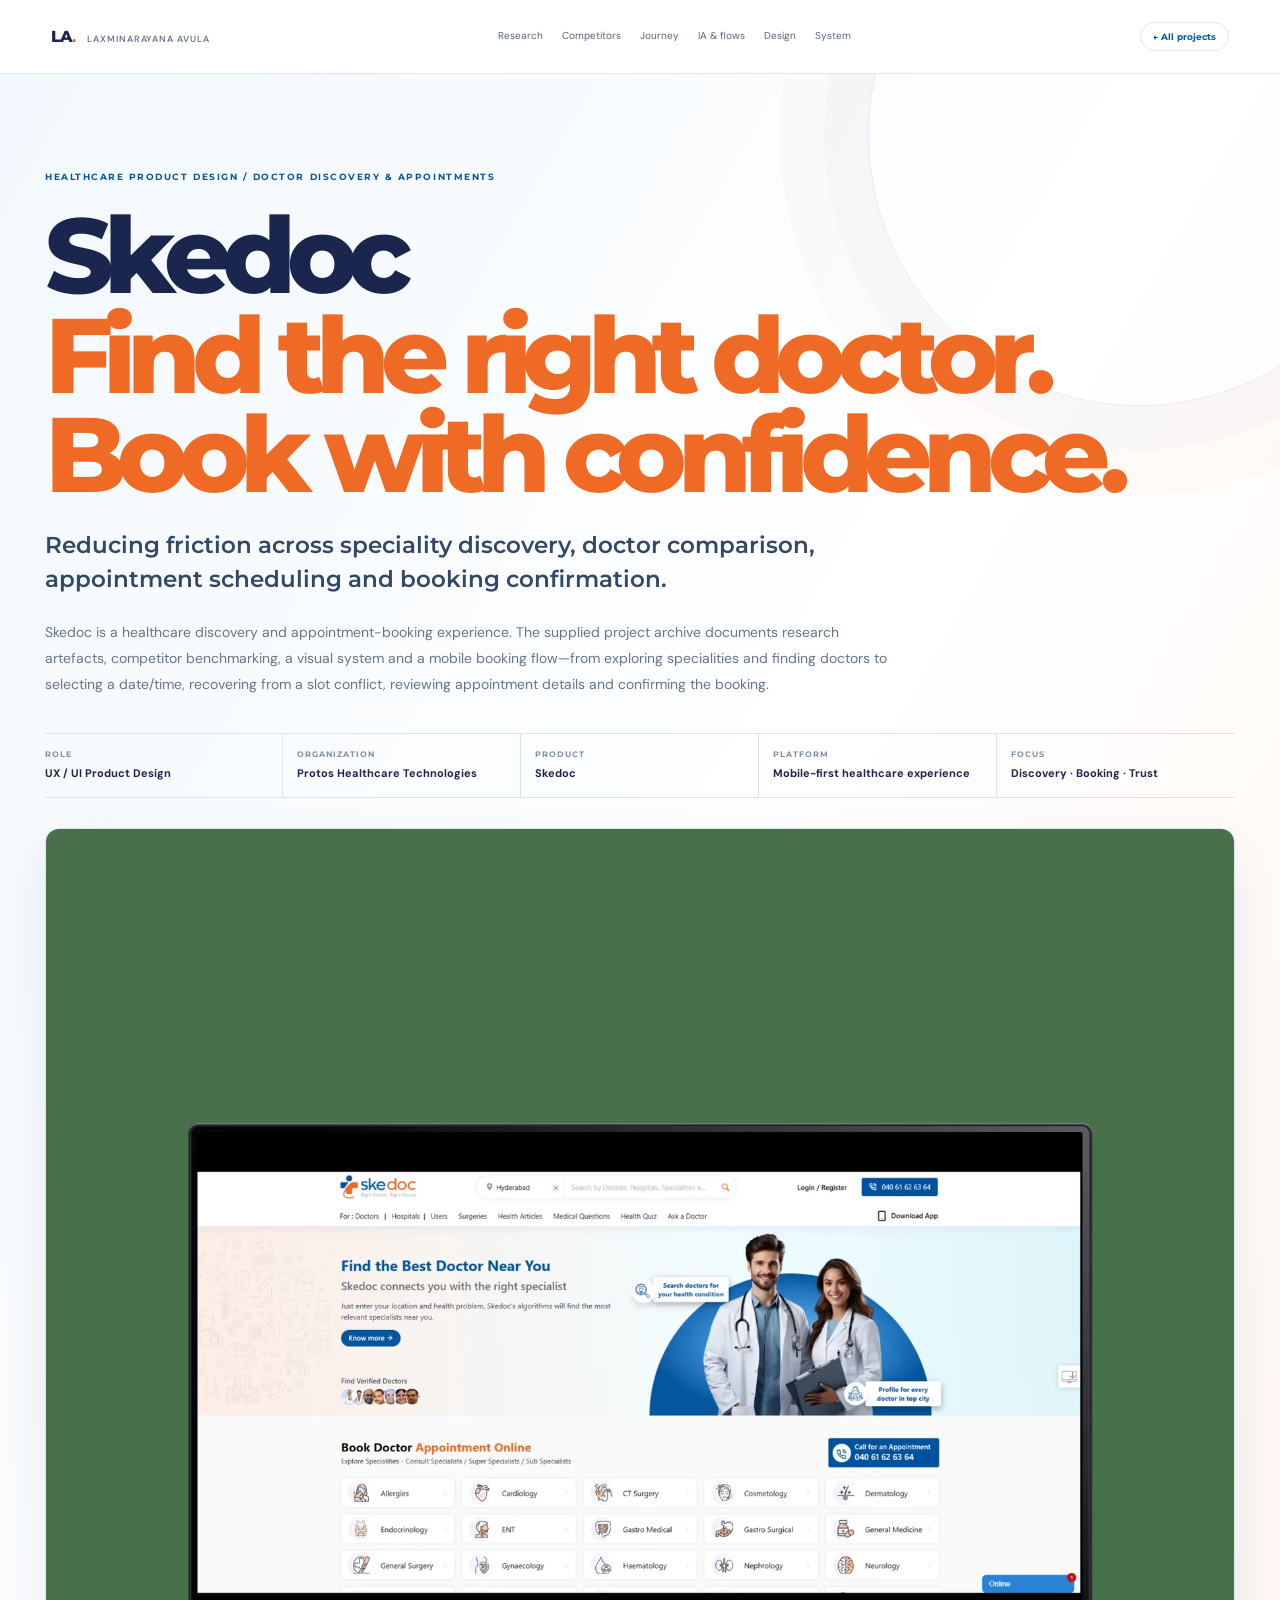
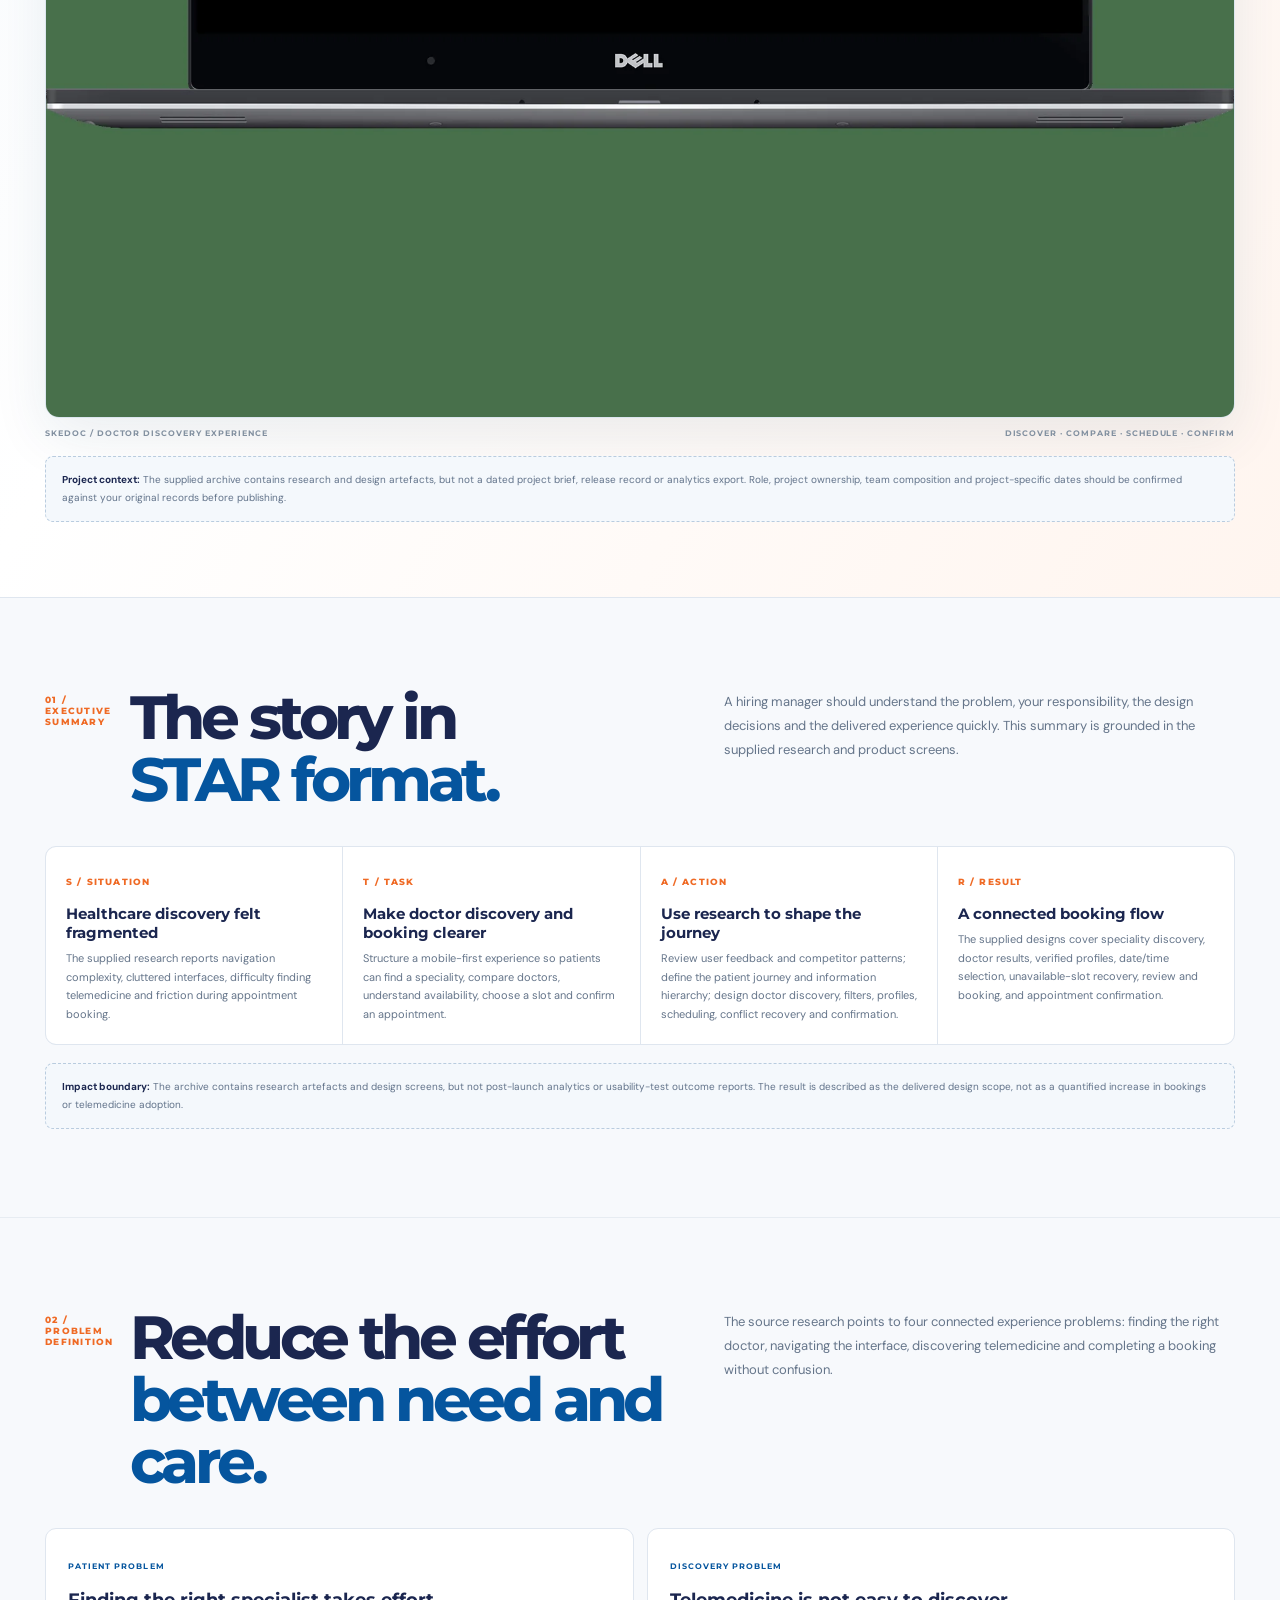
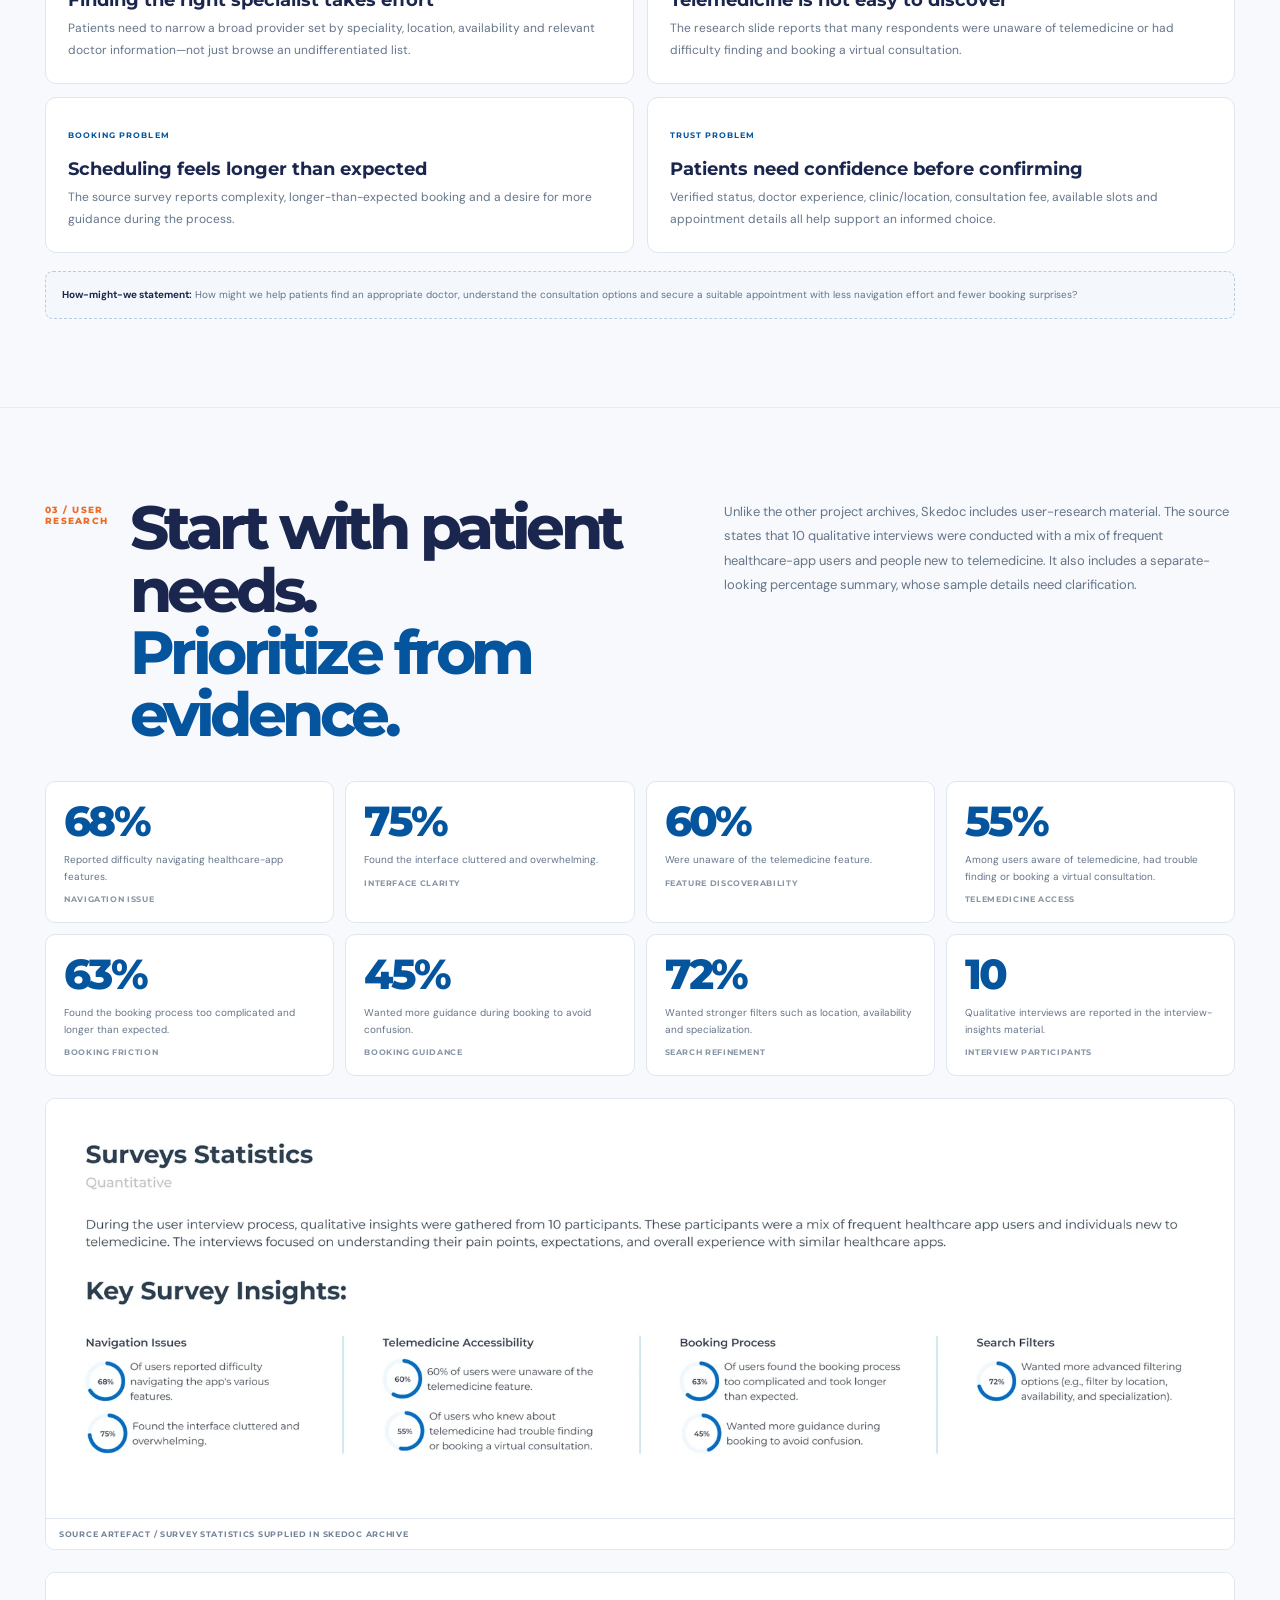
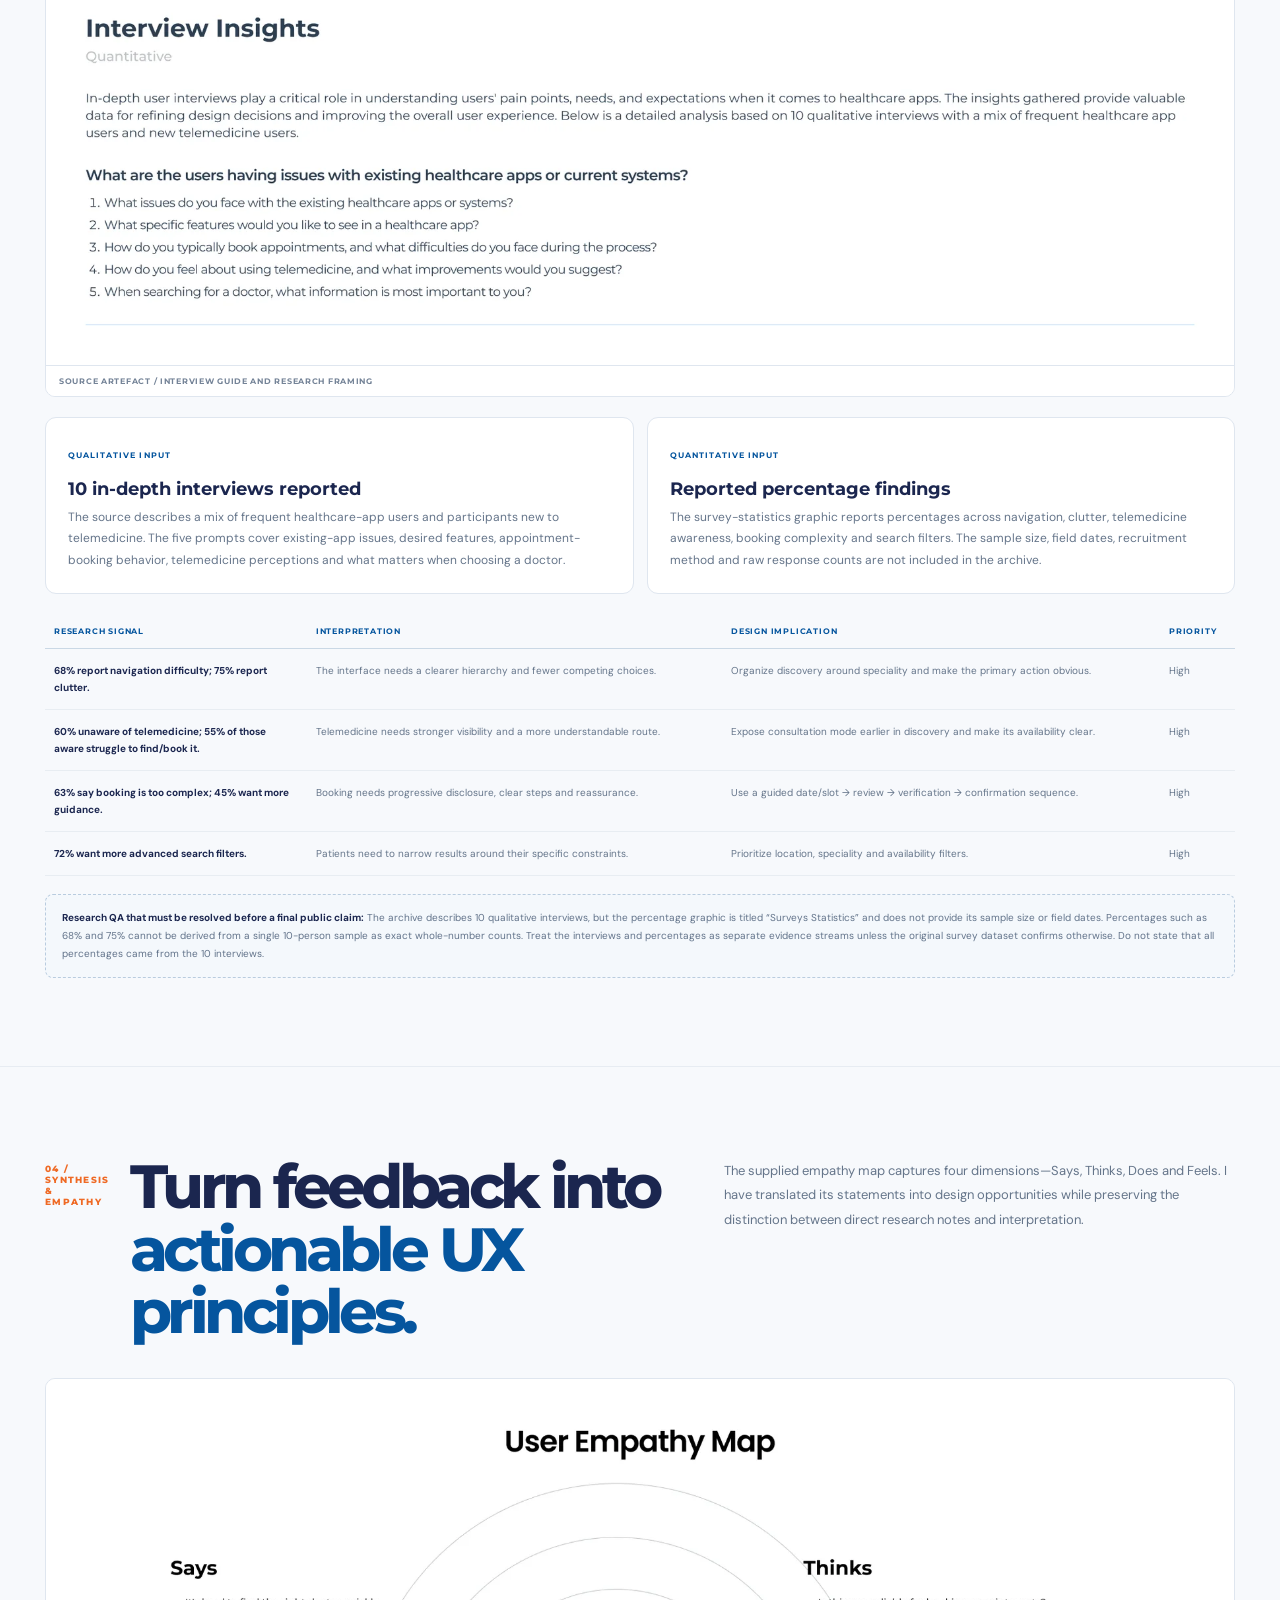
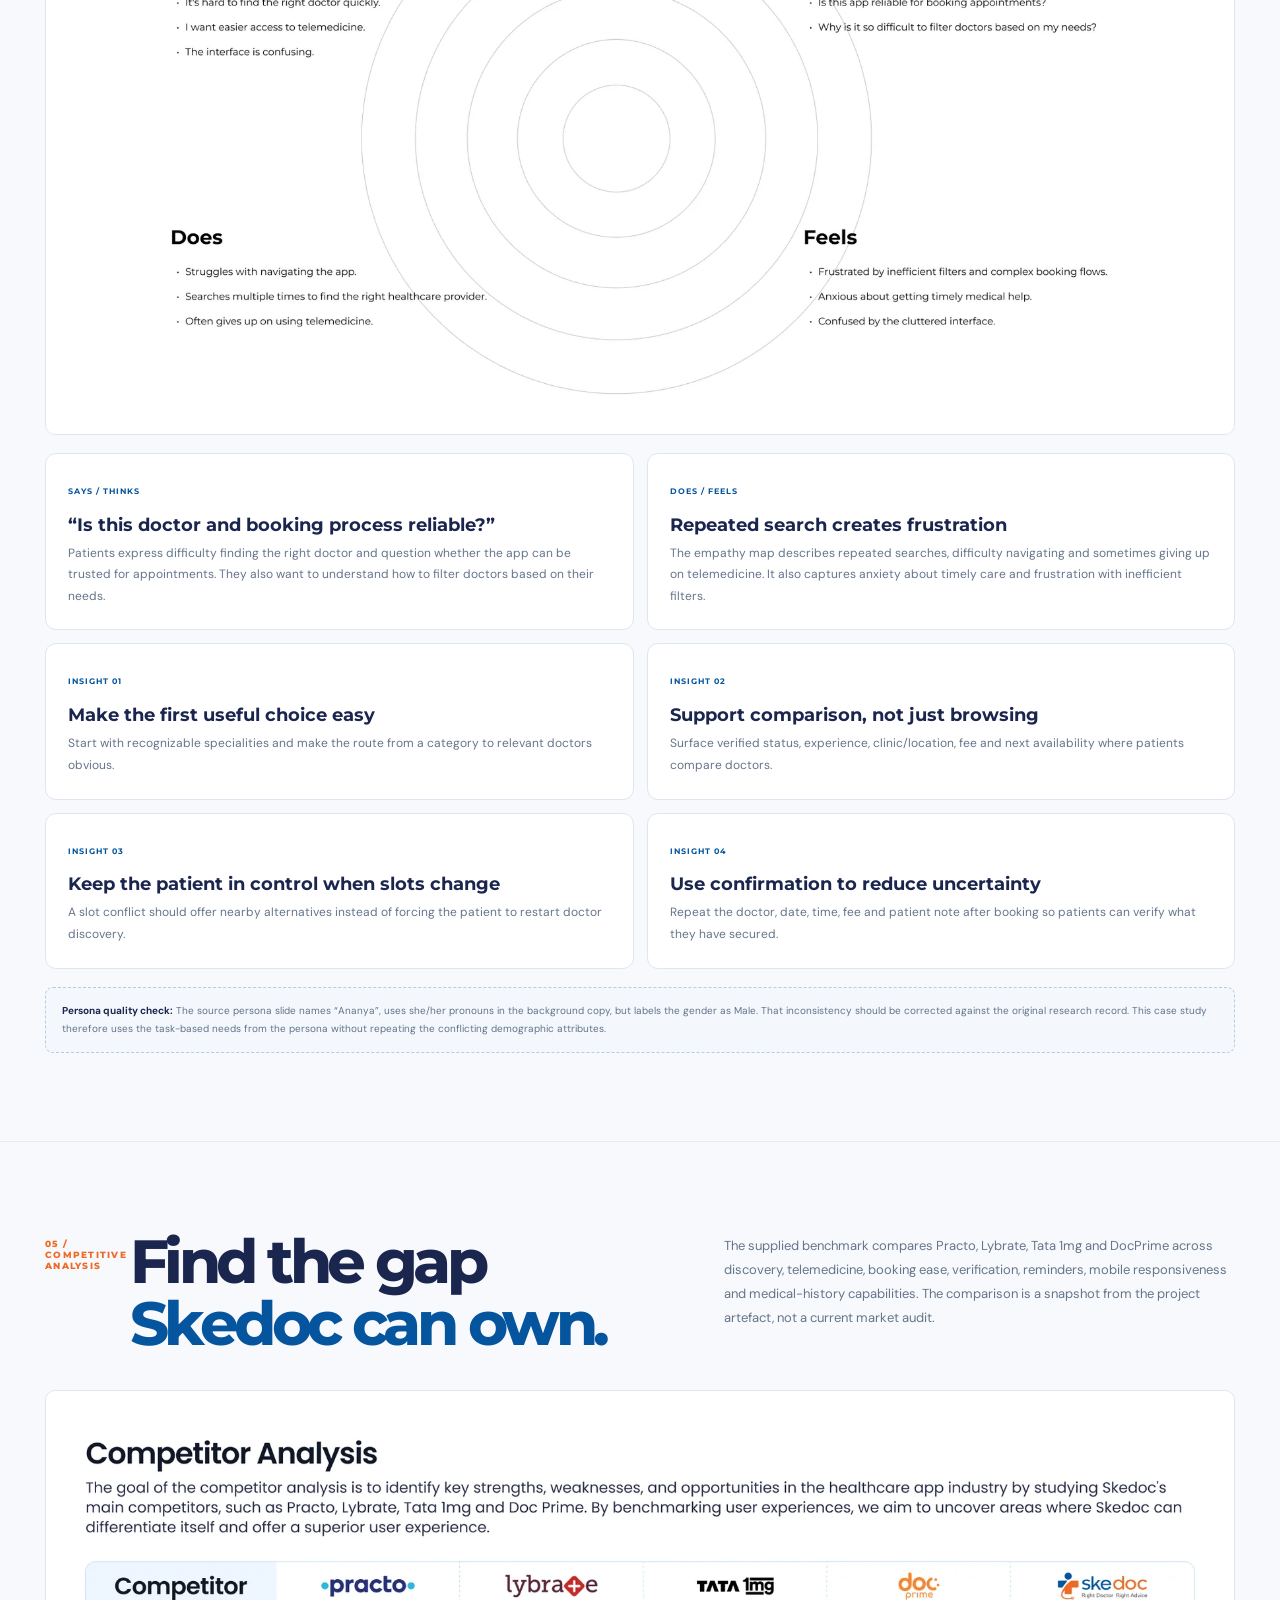
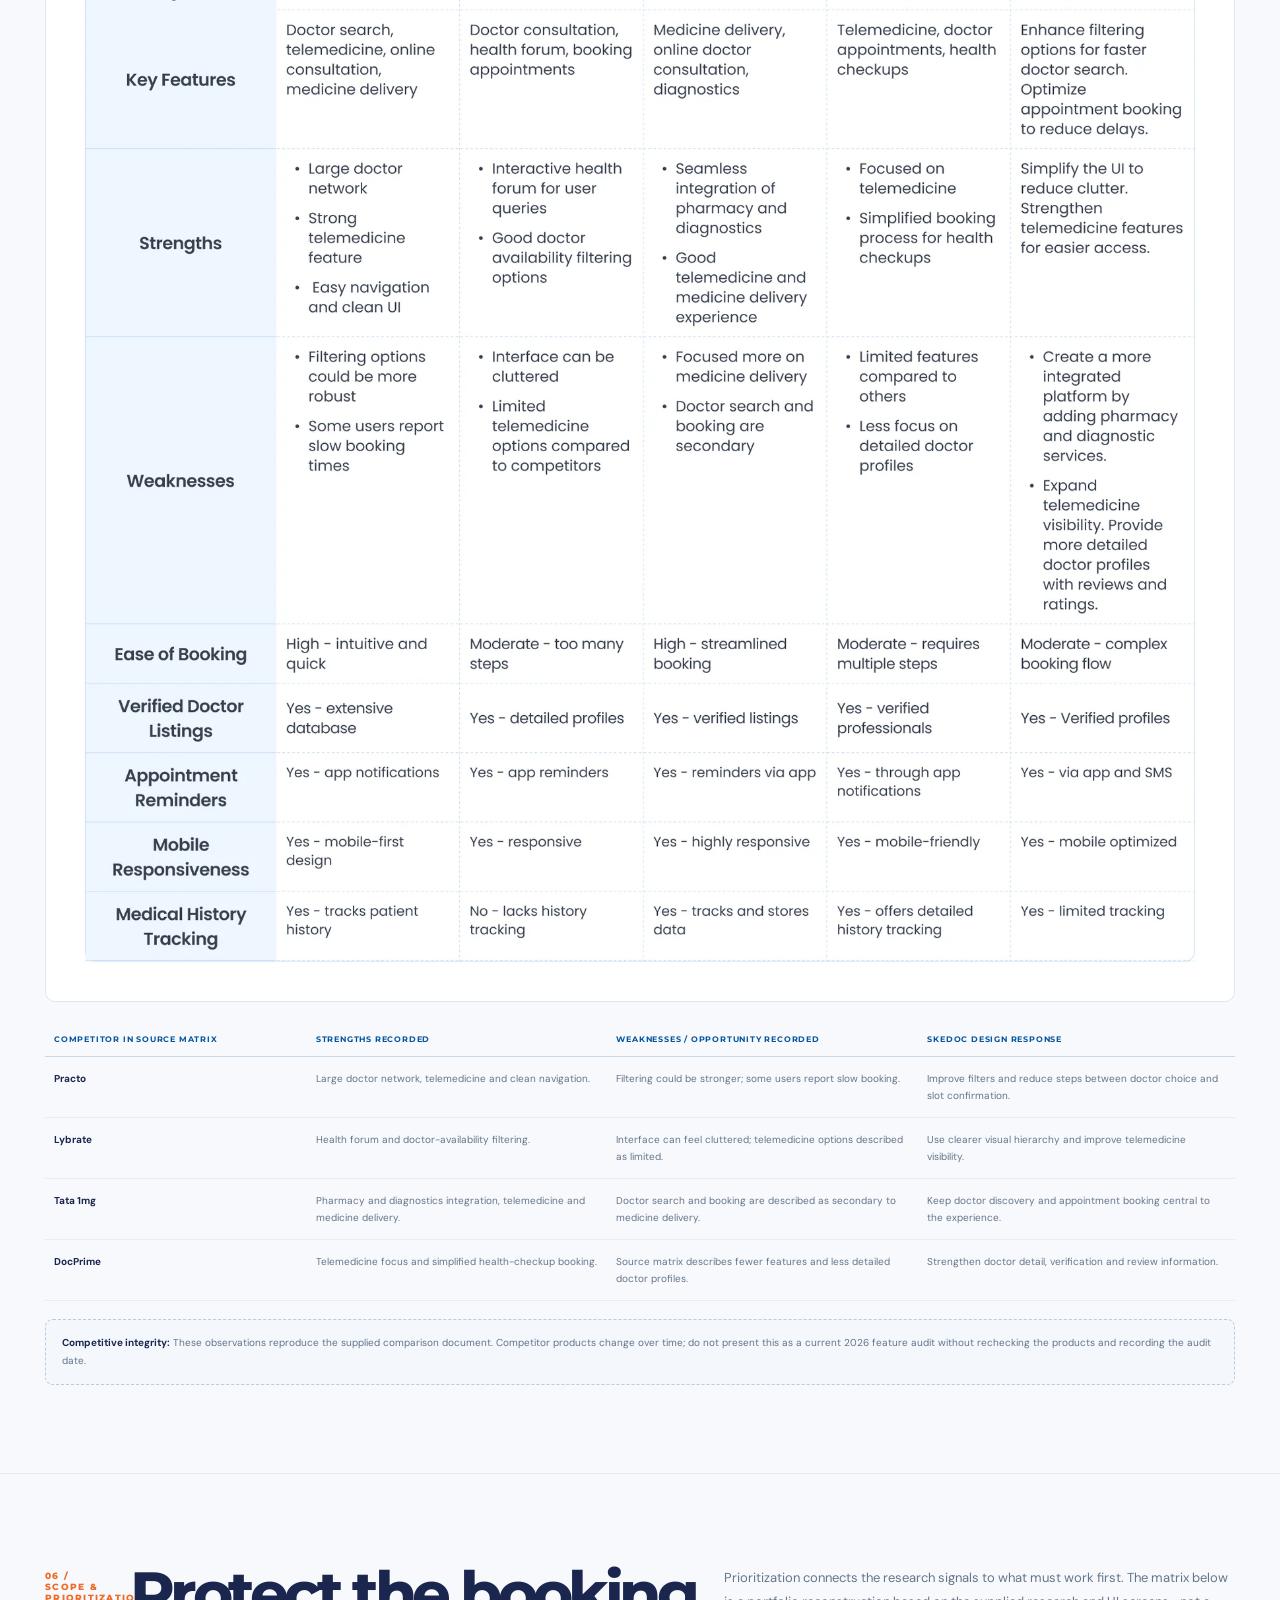
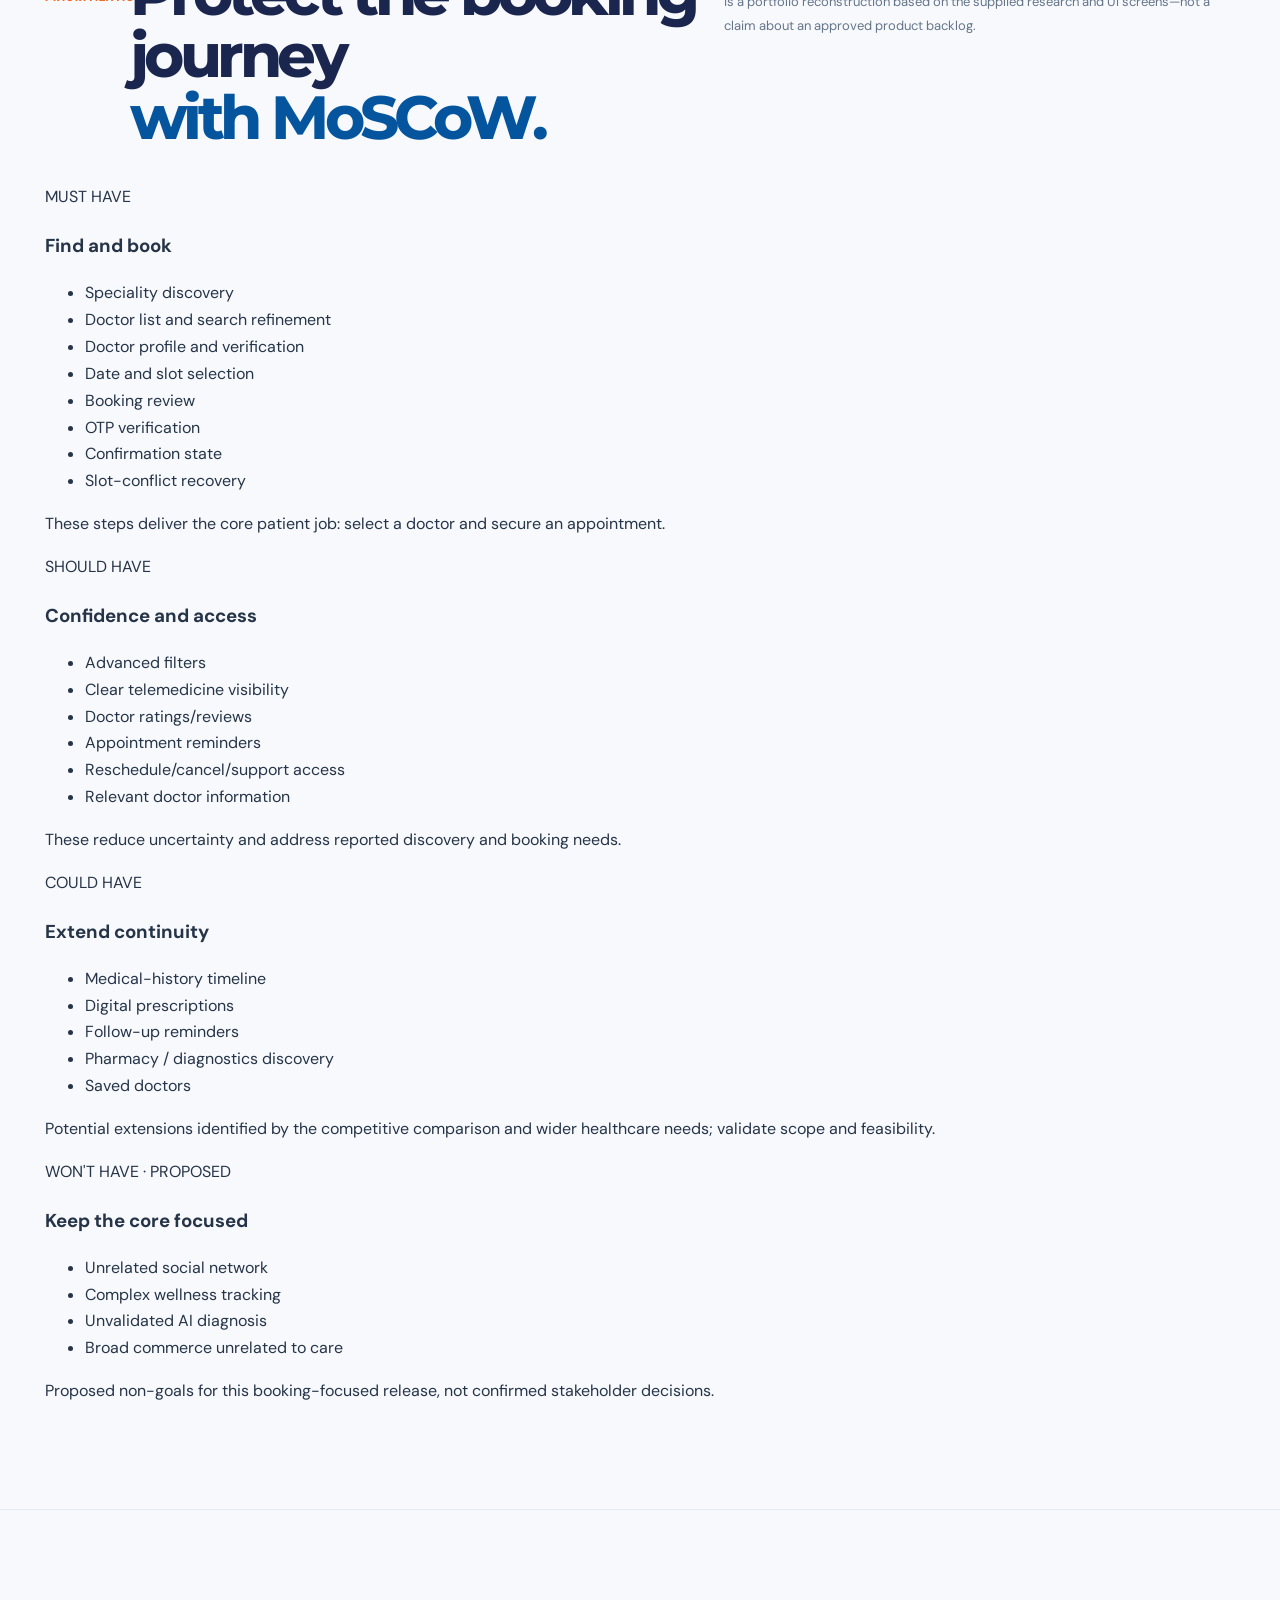
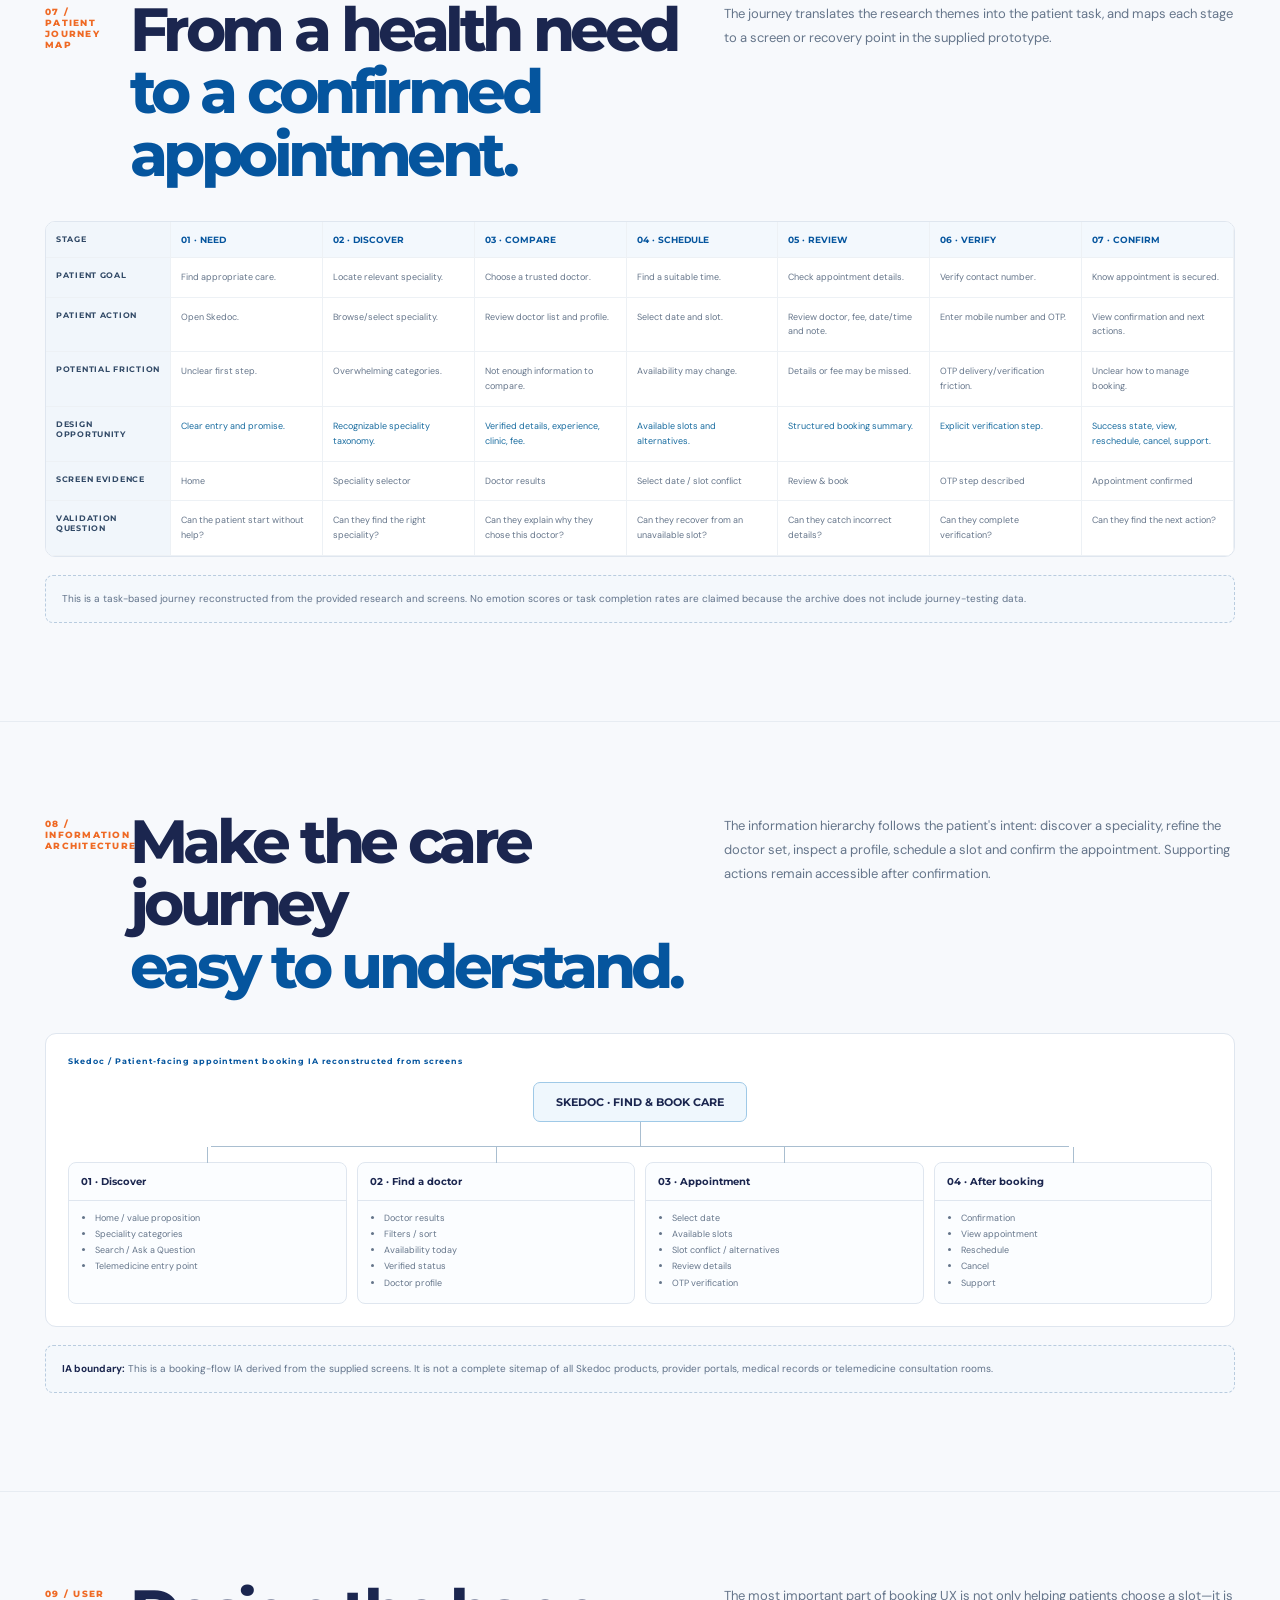
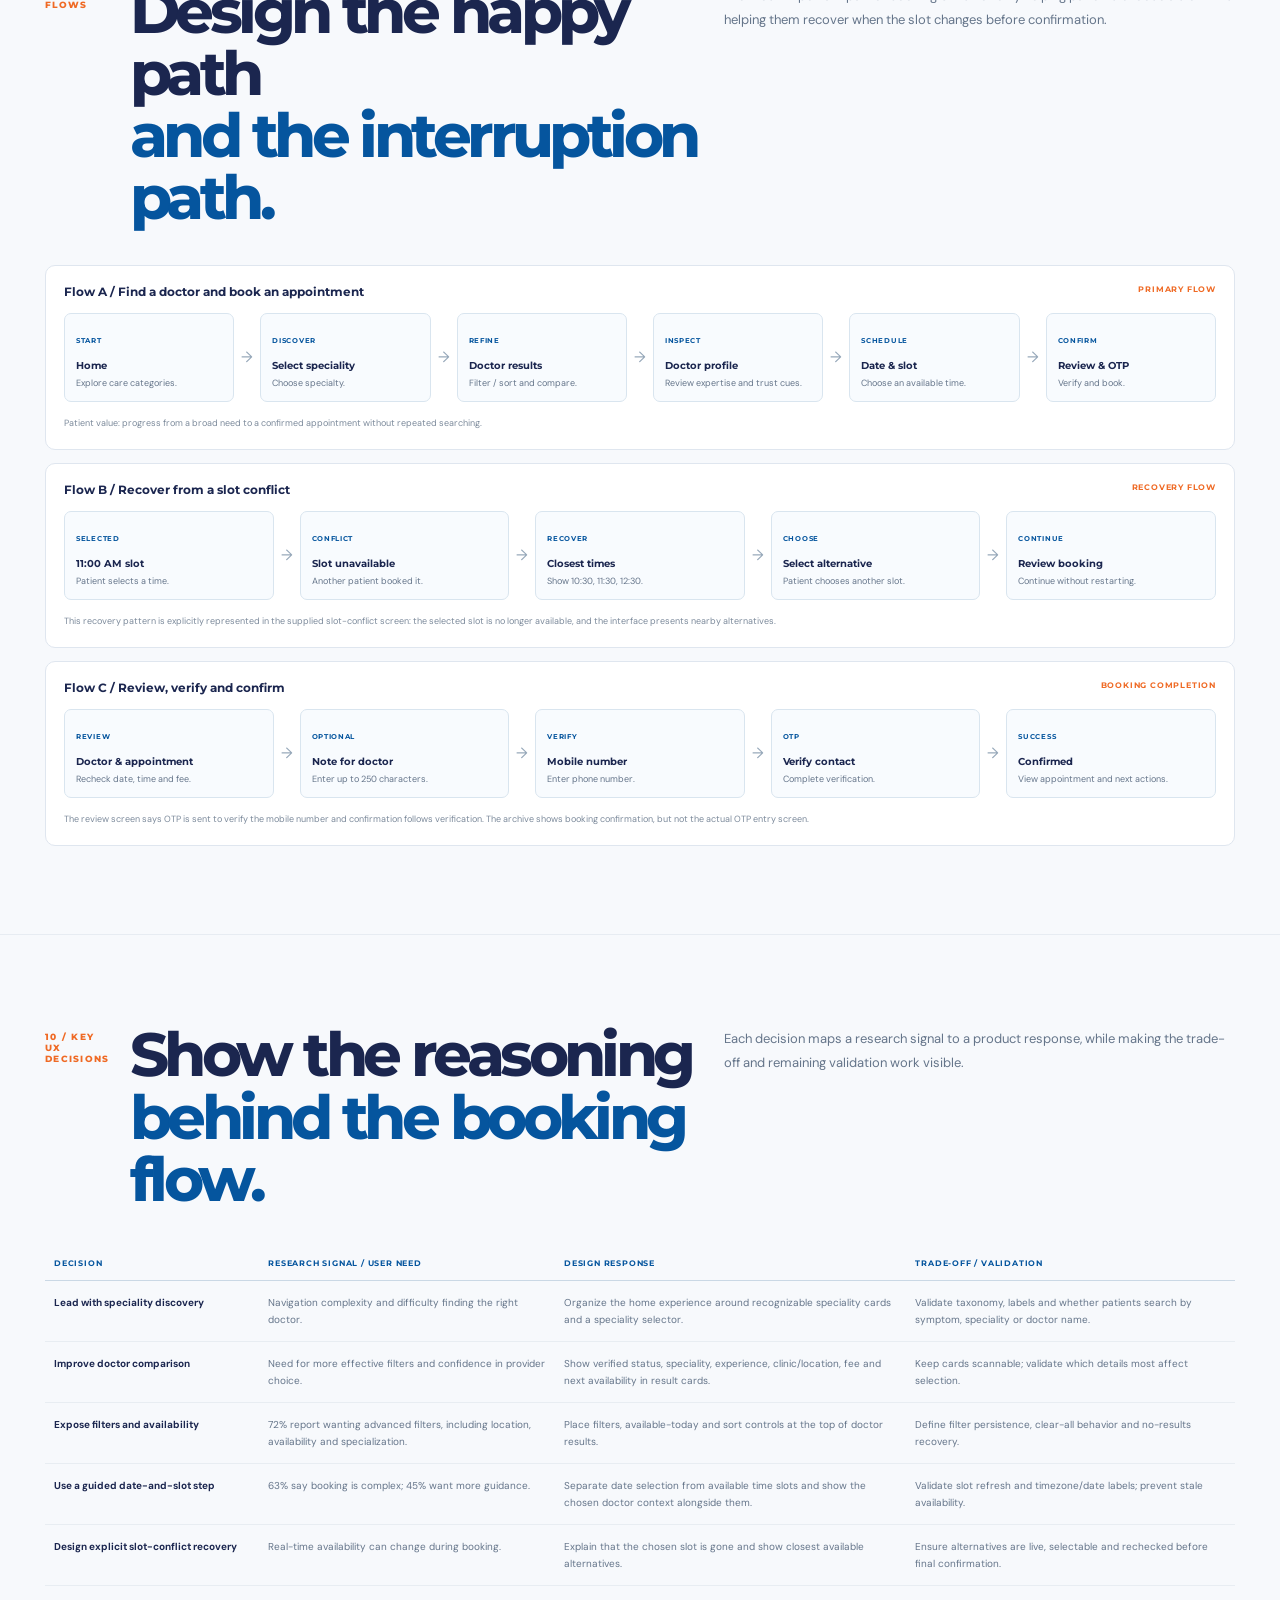
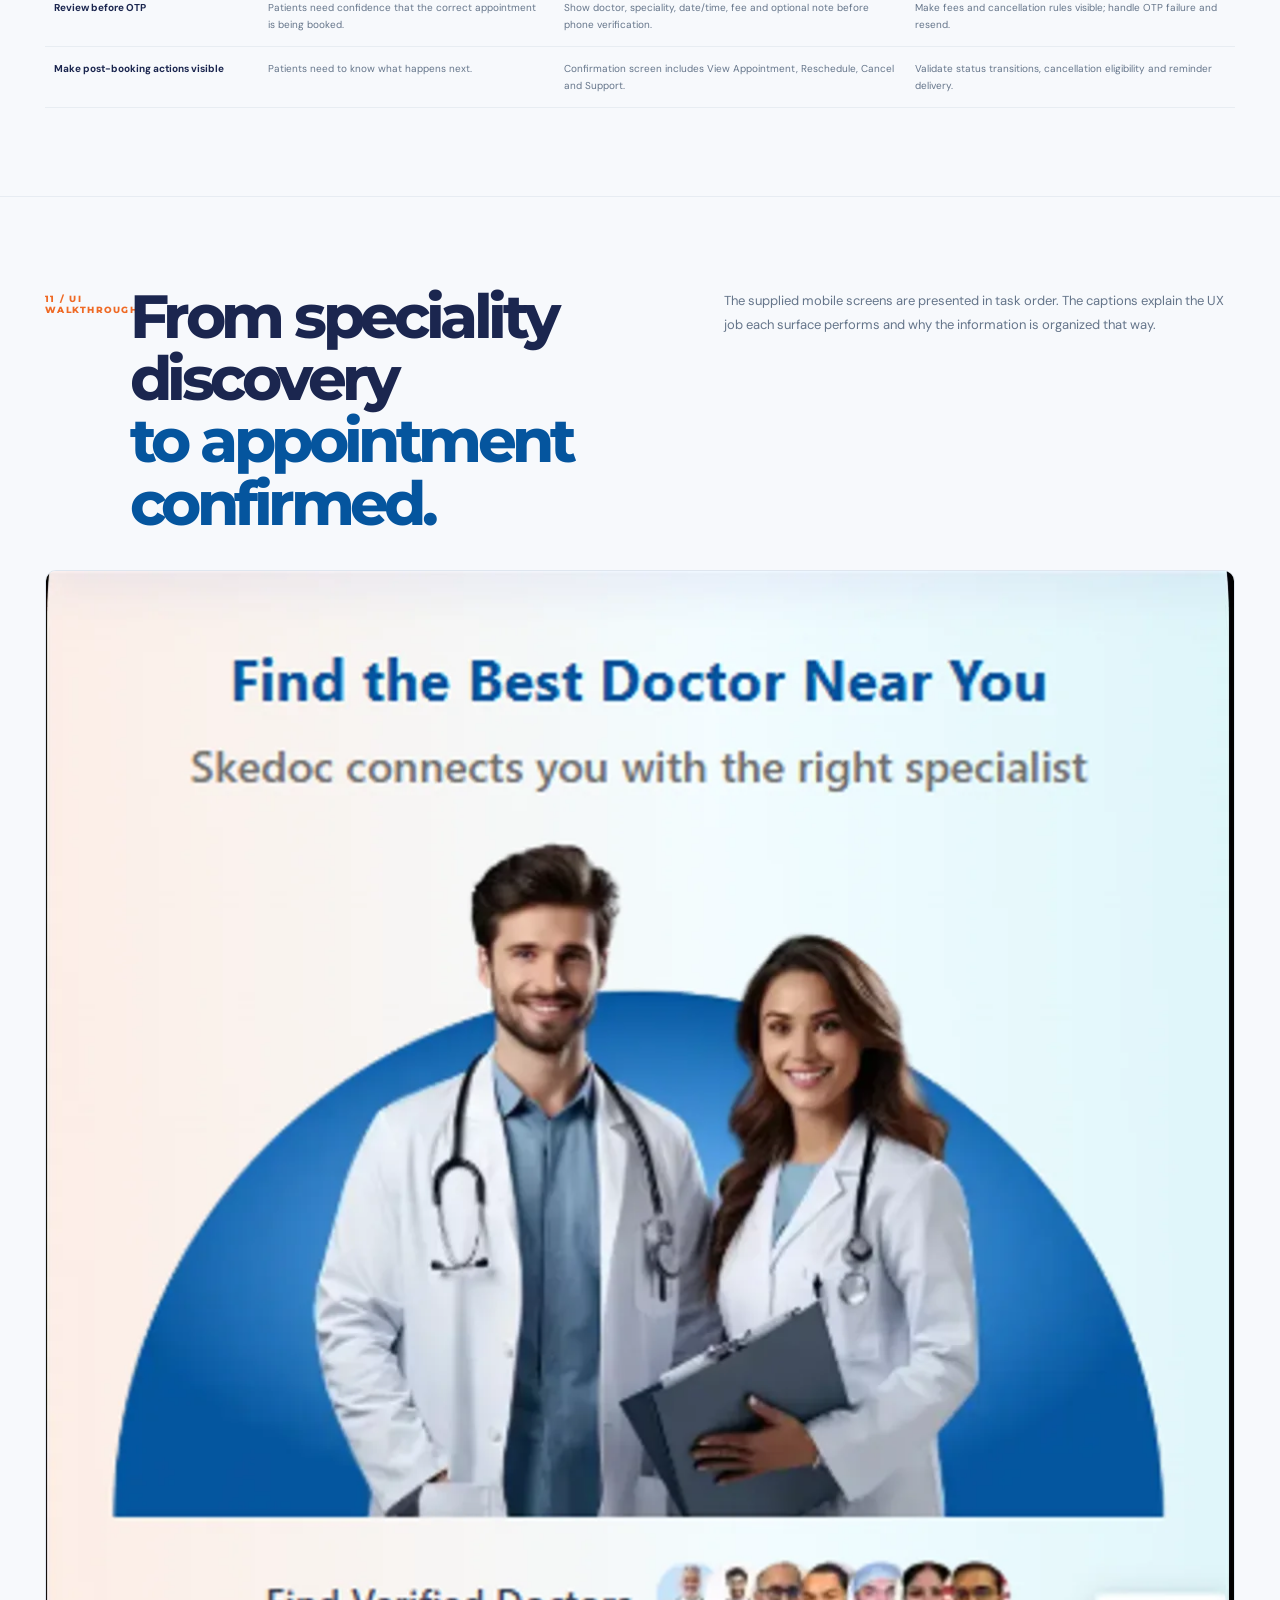
<file: work/skedoc.html>
<!DOCTYPE html>

<html lang="en">
<head>
<meta charset="utf-8"/>
<meta content="width=device-width,initial-scale=1" name="viewport"/>
<meta content="#f7f9fc" name="theme-color"/>
<meta content="Skedoc healthcare UX case study by Laxminarayana Avula: user research, doctor discovery, appointment booking, slot-conflict recovery and design system." name="description"/>
<title>Skedoc — Healthcare UX Case Study | Laxminarayana Avula</title>
<link href="https://fonts.googleapis.com" rel="preconnect"/>
<link crossorigin="" href="https://fonts.gstatic.com" rel="preconnect"/>
<link href="https://fonts.googleapis.com/css2?family=DM+Sans:wght@400;500;600;700&amp;family=Montserrat:wght@400;500;600;700;800&amp;display=swap" rel="stylesheet"/>
<style>
:root{--bg:#f7f9fc;--paper:#fff;--ink:#1b264f;--text:#263448;--muted:#65758a;--dim:#8592a3;--line:#dfe6ef;--blue:#05559e;--orange:#ef6a25;--light:#a3d5f7;--soft:#f2f2f2;--info:#3882f6;--success:#27ae60;--warning:#f1c40f;--error:#ff6b6b;--max:1190px}
*{box-sizing:border-box}html{scroll-behavior:smooth;scroll-padding-top:90px}body{margin:0;background:var(--bg);color:var(--text);font-family:"DM Sans",sans-serif;line-height:1.68}a{color:inherit;text-decoration:none}img{display:block;max-width:100%}::selection{background:#cce7fb}
.skip{position:absolute;top:-70px;left:15px;z-index:99;padding:10px 14px;background:#111;color:#fff}.skip:focus{top:15px}
.top{height:74px;position:sticky;top:0;z-index:40;display:flex;align-items:center;justify-content:space-between;padding:0 max(4vw,22px);background:rgba(255,255,255,.92);border-bottom:1px solid var(--line);backdrop-filter:blur(16px)}
.brand{font:800 16px Montserrat;letter-spacing:-.06em;color:var(--ink)}.brand b{color:var(--orange)}.nav{display:flex;gap:19px;font-size:10px;color:#52657d}.nav a:hover{color:var(--blue)}.back{padding:8px 12px;border:1px solid var(--line);border-radius:24px;font:700 9px Montserrat;color:var(--blue)}
.wrap{width:min(calc(100% - 48px),var(--max));margin:auto}
.hero{position:relative;overflow:hidden;padding:88px 0 65px;background:linear-gradient(120deg,#f2f8fd 0%,#fff 48%,#fff5ef 100%);border-bottom:1px solid var(--line)}
.hero:before{content:"";position:absolute;right:-130px;top:-210px;width:540px;height:540px;border-radius:50%;border:1px solid rgba(5,85,158,.1);box-shadow:0 0 0 44px rgba(5,85,158,.025),0 0 0 88px rgba(239,106,37,.025)}
.hero-in{position:relative;z-index:1}.kicker{font:700 9px Montserrat;letter-spacing:.17em;text-transform:uppercase;color:var(--blue)}
.hero h1{margin:24px 0 14px;font:800 clamp(58px,9vw,106px)/.94 Montserrat;letter-spacing:-.09em;color:var(--ink)}.hero h1 span{display:block;color:var(--orange)}
.subhead{max-width:850px;font:600 clamp(18px,2vw,23px)/1.5 Montserrat;color:#314966}.intro{max-width:850px;margin:17px 0 0;color:#64758a;font-size:14px;line-height:1.85}
.meta{display:grid;grid-template-columns:repeat(5,1fr);margin-top:35px;border-top:1px solid #d9e3ed;border-bottom:1px solid #d9e3ed}.meta>div{padding:15px 14px 15px 0;border-right:1px solid #d9e3ed}.meta>div+div{padding-left:14px}.meta>div:last-child{border:0}.meta small{display:block;color:#8090a3;font:700 8px Montserrat;letter-spacing:.13em;text-transform:uppercase}.meta b{display:block;margin-top:6px;color:var(--ink);font-size:11px;line-height:1.55}
.hero-fig{margin:30px 0 0;border:1px solid #dce6ef;border-radius:14px;overflow:hidden;background:#edf5fb;box-shadow:0 18px 55px rgba(21,62,98,.09)}.hero-fig img{width:100%;height:auto}.figcap{display:flex;justify-content:space-between;gap:15px;margin-top:10px;color:#8290a0;font:700 8px Montserrat;letter-spacing:.12em;text-transform:uppercase}
.section{padding:88px 0;border-bottom:1px solid #e7ecf2}.sec-head{display:grid;grid-template-columns:62px minmax(0,.95fr) minmax(270px,.85fr);gap:23px;align-items:start;margin-bottom:36px}.num{padding-top:8px;color:var(--orange);font:800 9px Montserrat;letter-spacing:.14em}
h2{margin:0;color:var(--ink);font:750 clamp(36px,5vw,61px)/1.02 Montserrat;letter-spacing:-.075em}h2 em{font-style:normal;color:var(--blue)}.sec-intro{margin:4px 0 0;color:var(--muted);font-size:13px;line-height:1.85}
.star{display:grid;grid-template-columns:repeat(4,1fr);gap:1px;border:1px solid var(--line);border-radius:11px;overflow:hidden;background:var(--line)}.star article{padding:20px;background:#fff}.star b{color:var(--orange);font:800 9px Montserrat;letter-spacing:.13em}.star h3{font:700 15px Montserrat;color:var(--ink);margin:10px 0 7px}.star p{margin:0;color:var(--muted);font-size:11px;line-height:1.7}
.note{margin-top:18px;padding:14px 16px;border:1px dashed #b9ccdf;border-radius:8px;background:#f4f8fc;color:#62738a;font-size:10px;line-height:1.8}.note strong{color:var(--ink)}
.grid2{display:grid;grid-template-columns:1fr 1fr;gap:13px}.card{padding:22px;border:1px solid var(--line);border-radius:11px;background:#fff}.card small{color:var(--blue);font:700 8px Montserrat;letter-spacing:.13em}.card h3{font:700 18px Montserrat;color:var(--ink);margin:11px 0 7px}.card p{margin:0;color:var(--muted);font-size:12px;line-height:1.8}
.metrics{display:grid;grid-template-columns:repeat(4,1fr);gap:11px}.metric{padding:18px;border:1px solid var(--line);border-radius:10px;background:#fff}.metric .value{font:800 clamp(28px,4vw,42px)/1 Montserrat;color:var(--blue);letter-spacing:-.06em}.metric p{margin:10px 0 0;color:var(--muted);font-size:10px;line-height:1.65}.metric small{display:block;margin-top:9px;color:#8795a4;font:700 8px Montserrat;text-transform:uppercase;letter-spacing:.08em}
.research-img{margin:22px 0 0;border:1px solid var(--line);border-radius:10px;overflow:hidden;background:#fff}.research-img img{width:100%;height:auto}.research-img figcaption{padding:10px 13px;background:#fff;border-top:1px solid var(--line);font:700 8px Montserrat;color:#748397;letter-spacing:.09em;text-transform:uppercase}
.matrix{width:100%;border-collapse:collapse;margin-top:20px;font-size:10px}.matrix th{text-align:left;padding:12px 9px;border-bottom:1px solid #cad8e5;color:var(--blue);font:700 8px Montserrat;letter-spacing:.1em;text-transform:uppercase}.matrix td{padding:13px 9px;border-bottom:1px solid #e8edf2;color:var(--muted);vertical-align:top;line-height:1.7}.matrix td:first-child{width:22%;font-weight:700;color:var(--ink)}
.persona{display:grid;grid-template-columns:230px 1fr;gap:20px;padding:24px;border:1px solid var(--line);border-radius:12px;background:#fff}.persona h3{font:750 23px Montserrat;color:var(--ink);margin:0 0 7px}.persona .tag{font:700 8px Montserrat;color:var(--blue);letter-spacing:.12em;text-transform:uppercase}.persona blockquote{margin:14px 0;padding:13px 15px;border-left:3px solid var(--orange);background:#fff7f1;color:#45566c;font-size:13px;line-height:1.7}.persona-grid{display:grid;grid-template-columns:repeat(3,1fr);gap:11px;margin-top:16px}.persona-grid article{padding:15px;border:1px solid var(--line);border-radius:9px;background:#f9fbfd}.persona-grid b{display:block;color:var(--blue);font:700 8px Montserrat;letter-spacing:.1em;text-transform:uppercase}.persona-grid p{margin:7px 0 0;color:var(--muted);font-size:10px;line-height:1.7}
.journey-wrap{overflow-x:auto;border:1px solid var(--line);border-radius:10px;background:#fff}.journey{min-width:1060px;display:grid;grid-template-columns:125px repeat(7,minmax(140px,1fr))}.journey div{padding:12px 10px;border-right:1px solid #edf1f5;border-bottom:1px solid #edf1f5;color:var(--muted);font-size:9px;line-height:1.65}.journey .rh{background:#f1f6fb;color:#314966;font:700 8px Montserrat;letter-spacing:.09em;text-transform:uppercase}.journey .stage{background:#f3f8fd;color:var(--blue);font:700 9px Montserrat}.journey strong{display:block;color:var(--ink);margin-bottom:4px;font-size:9px}.journey .opp{color:#176b9f}
.diagram{padding:22px;border:1px solid var(--line);border-radius:11px;background:#fff;overflow-x:auto}.diagram-title{color:var(--blue);font:700 8px Montserrat;letter-spacing:.13em;margin-bottom:16px}.root-node{width:max-content;margin:auto;padding:12px 22px;border:1px solid #9fc9e7;border-radius:7px;background:#eff7fd;color:var(--ink);font:700 11px Montserrat}.stem{height:24px;width:1px;background:#a9bed0;margin:auto}.branches{display:grid;grid-template-columns:repeat(4,minmax(150px,1fr));gap:10px;position:relative;padding-top:16px}.branches:before{content:"";position:absolute;left:12.5%;right:12.5%;top:0;border-top:1px solid #a9bed0}.branch{position:relative;border:1px solid var(--line);border-radius:8px;background:#fbfdff}.branch:before{content:"";position:absolute;height:16px;border-left:1px solid #a9bed0;top:-16px;left:50%}.branch h3{margin:0;padding:12px;border-bottom:1px solid var(--line);color:var(--ink);font:700 10px Montserrat}.branch ul{margin:0;padding:9px 12px 12px 26px;color:var(--muted);font-size:9px;line-height:1.8}
.flowstack{display:grid;gap:13px}.flow{padding:18px;border:1px solid var(--line);border-radius:10px;background:#fff}.flow-head{display:flex;justify-content:space-between;gap:12px;margin-bottom:14px}.flow-head b{font:700 12px Montserrat;color:var(--ink)}.flow-head span{color:var(--orange);font:700 8px Montserrat;letter-spacing:.1em}.nodes{display:flex;align-items:stretch;gap:7px;overflow-x:auto;padding-bottom:5px}.node{min-width:112px;flex:1;padding:11px;border:1px solid #d9e5ef;border-radius:7px;background:#f8fbfe}.node small{color:var(--blue);font:700 7px Montserrat;letter-spacing:.1em}.node b{display:block;margin-top:7px;color:var(--ink);font:700 10px Montserrat}.node p{margin:5px 0 0;color:var(--muted);font-size:9px;line-height:1.5}.arr{align-self:center;color:#94a6b8;font-size:15px}.branch-note{margin:9px 0 0;color:#7c8a9b;font-size:9px;line-height:1.65}
.decisions{width:100%;border-collapse:collapse}.decisions th{text-align:left;padding:12px 9px;border-bottom:1px solid #cad8e5;color:var(--blue);font:700 8px Montserrat;letter-spacing:.1em;text-transform:uppercase}.decisions td{padding:13px 9px;border-bottom:1px solid #e8edf2;color:var(--muted);font-size:10px;line-height:1.7;vertical-align:top}.decisions td:first-child{color:var(--ink);font-weight:700;width:18%}
.screen{margin:24px 0 0;border:1px solid var(--line);border-radius:11px;overflow:hidden;background:#fff}.screen img{width:100%;height:auto}.screen figcaption{display:flex;justify-content:space-between;gap:13px;padding:11px 14px;border-top:1px solid var(--line);color:#68798d;font:700 8px Montserrat;letter-spacing:.09em;text-transform:uppercase}.screen figcaption span:last-child{color:var(--orange);text-align:right}.screen-grid{display:grid;grid-template-columns:1fr 1fr;gap:13px;margin-top:13px}.screen-grid .screen{margin:0}.screen-grid figcaption{display:block}.screen-grid figcaption span{display:block}.screen-grid figcaption span+span{margin-top:5px;color:#8593a3}.caption{max-width:850px;margin:11px 0 18px;color:var(--muted);font-size:11px;line-height:1.8}
.ds-grid{display:grid;grid-template-columns:repeat(3,1fr);gap:11px}.ds{padding:18px;border:1px solid var(--line);border-radius:10px;background:#fff}.ds small{color:var(--blue);font:700 8px Montserrat;letter-spacing:.12em}.swatches{display:flex;gap:6px;margin:13px 0}.swatches i{height:31px;flex:1;border-radius:4px;border:1px solid rgba(0,0,0,.08)}.ds h3{margin:0;color:var(--ink);font:700 13px Montserrat}.ds p{margin:7px 0 0;color:var(--muted);font-size:10px;line-height:1.7}.type-demo{margin:14px 0;color:var(--ink);font:800 30px Montserrat;letter-spacing:-.06em}.states{display:grid;grid-template-columns:repeat(4,1fr);gap:9px;margin-top:15px}.state{padding:13px;border:1px solid var(--line);border-radius:8px;background:#fff}.state i{display:block;width:21px;height:21px;border-radius:6px;background:#edf5fc;border:1px solid #c6dced;margin-bottom:9px}.state b{display:block;color:var(--ink);font:700 10px Montserrat}.state span{display:block;margin-top:4px;color:var(--muted);font-size:9px;line-height:1.55}
.impact{display:grid;grid-template-columns:.85fr 1.15fr;gap:40px}.impact h2{font-size:clamp(36px,4.6vw,58px)}.impact-list{border-top:1px solid var(--line)}.impact-list article{padding:14px 0;border-bottom:1px solid #e8edf2}.impact-list b{color:var(--ink);font:700 11px Montserrat}.impact-list p{margin:5px 0 0;color:var(--muted);font-size:10px;line-height:1.7}.reflection{padding:24px;border:1px solid #cbdff0;border-radius:10px;background:linear-gradient(135deg,#f0f8fe,#fff7f2)}.reflection h3{margin:0 0 8px;color:var(--ink);font:700 19px Montserrat}.reflection p{margin:0;color:#596c83;font-size:11px;line-height:1.8}
.footer{display:flex;justify-content:space-between;gap:17px;padding:26px 0 38px;color:#8090a0;font-size:9px}.footer a:hover{color:var(--blue)}
.reveal{opacity:0;transform:translateY(13px);transition:opacity .5s ease,transform .5s ease}.reveal.visible{opacity:1;transform:none}
@media(max-width:900px){.sec-head{grid-template-columns:42px 1fr}.sec-intro{grid-column:2}.meta{grid-template-columns:repeat(3,1fr)}.meta>div:nth-child(3){border-right:0}.meta>div:nth-child(4){padding-left:0;border-top:1px solid #d9e3ed}.meta>div:nth-child(5){border-top:1px solid #d9e3ed}.metrics{grid-template-columns:1fr 1fr}.branches{grid-template-columns:repeat(2,minmax(150px,1fr))}.impact{grid-template-columns:1fr;gap:25px}}
@media(max-width:620px){.top{height:64px}.nav{display:none}.wrap{width:min(calc(100% - 36px),var(--max))}.hero{padding:65px 0 48px}.hero h1{font-size:clamp(52px,15vw,76px)}.meta{grid-template-columns:1fr 1fr}.meta>div{padding:12px 9px 12px 0}.meta>div+div{padding-left:9px}.meta>div:nth-child(2),.meta>div:nth-child(4){border-right:0}.meta>div:nth-child(3){padding-left:0;border-top:1px solid #d9e3ed}.meta>div:nth-child(4){border-top:1px solid #d9e3ed}.meta>div:nth-child(5){grid-column:1/-1;border-top:1px solid #d9e3ed;padding-left:0}.section{padding:68px 0}.sec-head{gap:12px;margin-bottom:27px}.sec-head h2{font-size:35px}.sec-intro{font-size:11px}.star,.grid2,.persona-grid,.ds-grid,.screen-grid{grid-template-columns:1fr}.persona{grid-template-columns:1fr}.metrics{grid-template-columns:1fr 1fr}.journey{min-width:1060px}.branches{grid-template-columns:repeat(2,145px)}.flow{padding:14px}.flow-head{display:block}.flow-head span{display:block;margin-top:5px}.screen figcaption{display:block;line-height:1.6}.screen figcaption span{display:block}.screen figcaption span:last-child{text-align:left;margin-top:5px}.states{grid-template-columns:1fr 1fr}.footer{flex-direction:column}}
@media(prefers-reduced-motion:reduce){html{scroll-behavior:auto}.reveal{opacity:1;transform:none;transition:none}}
</style>
</head>
<body>
<a class="skip" href="#main">Skip to case study</a>
<header class="top">
<a class="brand" href="../index.html">LA<b>.</b> <span style="font:600 9px 'DM Sans';letter-spacing:.1em;color:#68798d;margin-left:8px">LAXMINARAYANA AVULA</span></a>
<nav aria-label="Case study navigation" class="nav"><a href="#research">Research</a><a href="#competitors">Competitors</a><a href="#journey">Journey</a><a href="#ia">IA &amp; flows</a><a href="#design">Design</a><a href="#system">System</a></nav>
<a class="back" href="../index.html#work">← All projects</a>
</header>
<main id="main">
<section class="hero">
<div class="wrap hero-in">
<p class="kicker">HEALTHCARE PRODUCT DESIGN / DOCTOR DISCOVERY &amp; APPOINTMENTS</p>
<h1>Skedoc<span>Find the right doctor. Book with confidence.</span></h1>
<p class="subhead">Reducing friction across speciality discovery, doctor comparison, appointment scheduling and booking confirmation.</p>
<p class="intro">Skedoc is a healthcare discovery and appointment-booking experience. The supplied project archive documents research artefacts, competitor benchmarking, a visual system and a mobile booking flow—from exploring specialities and finding doctors to selecting a date/time, recovering from a slot conflict, reviewing appointment details and confirming the booking.</p>
<div class="meta">
<div><small>Role</small><b>UX / UI Product Design</b></div>
<div><small>Organization</small><b>Protos Healthcare Technologies</b></div>
<div><small>Product</small><b>Skedoc</b></div>
<div><small>Platform</small><b>Mobile-first healthcare experience</b></div>
<div><small>Focus</small><b>Discovery · Booking · Trust</b></div>
</div>
<figure class="hero-fig"><img alt="Skedoc doctor discovery experience displayed on a laptop" decoding="async" fetchpriority="high" loading="eager" src="../assets/skedoc/product/web-hero.webp"/></figure>
<div class="figcap"><span>Skedoc / Doctor discovery experience</span><span>Discover · Compare · Schedule · Confirm</span></div>
<p class="note"><strong>Project context:</strong> The supplied archive contains research and design artefacts, but not a dated project brief, release record or analytics export. Role, project ownership, team composition and project-specific dates should be confirmed against your original records before publishing.</p>
</div>
</section>
<section class="section" id="star">
<div class="wrap">
<div class="sec-head"><span class="num">01 / EXECUTIVE SUMMARY</span><h2>The story in<br/><em>STAR format.</em></h2><p class="sec-intro">A hiring manager should understand the problem, your responsibility, the design decisions and the delivered experience quickly. This summary is grounded in the supplied research and product screens.</p></div>
<div class="star">
<article><b>S / SITUATION</b><h3>Healthcare discovery felt fragmented</h3><p>The supplied research reports navigation complexity, cluttered interfaces, difficulty finding telemedicine and friction during appointment booking.</p></article>
<article><b>T / TASK</b><h3>Make doctor discovery and booking clearer</h3><p>Structure a mobile-first experience so patients can find a speciality, compare doctors, understand availability, choose a slot and confirm an appointment.</p></article>
<article><b>A / ACTION</b><h3>Use research to shape the journey</h3><p>Review user feedback and competitor patterns; define the patient journey and information hierarchy; design doctor discovery, filters, profiles, scheduling, conflict recovery and confirmation.</p></article>
<article><b>R / RESULT</b><h3>A connected booking flow</h3><p>The supplied designs cover speciality discovery, doctor results, verified profiles, date/time selection, unavailable-slot recovery, review and booking, and appointment confirmation.</p></article>
</div>
<div class="note"><strong>Impact boundary:</strong> The archive contains research artefacts and design screens, but not post-launch analytics or usability-test outcome reports. The result is described as the delivered design scope, not as a quantified increase in bookings or telemedicine adoption.</div>
</div>
</section>
<section class="section" id="problem">
<div class="wrap">
<div class="sec-head"><span class="num">02 / PROBLEM DEFINITION</span><h2>Reduce the effort<br/><em>between need and care.</em></h2><p class="sec-intro">The source research points to four connected experience problems: finding the right doctor, navigating the interface, discovering telemedicine and completing a booking without confusion.</p></div>
<div class="grid2">
<article class="card"><small>PATIENT PROBLEM</small><h3>Finding the right specialist takes effort</h3><p>Patients need to narrow a broad provider set by speciality, location, availability and relevant doctor information—not just browse an undifferentiated list.</p></article>
<article class="card"><small>DISCOVERY PROBLEM</small><h3>Telemedicine is not easy to discover</h3><p>The research slide reports that many respondents were unaware of telemedicine or had difficulty finding and booking a virtual consultation.</p></article>
<article class="card"><small>BOOKING PROBLEM</small><h3>Scheduling feels longer than expected</h3><p>The source survey reports complexity, longer-than-expected booking and a desire for more guidance during the process.</p></article>
<article class="card"><small>TRUST PROBLEM</small><h3>Patients need confidence before confirming</h3><p>Verified status, doctor experience, clinic/location, consultation fee, available slots and appointment details all help support an informed choice.</p></article>
</div>
<div class="note"><strong>How-might-we statement:</strong> How might we help patients find an appropriate doctor, understand the consultation options and secure a suitable appointment with less navigation effort and fewer booking surprises?</div>
</div>
</section>
<section class="section" id="research">
<div class="wrap">
<div class="sec-head"><span class="num">03 / USER RESEARCH</span><h2>Start with patient needs.<br/><em>Prioritize from evidence.</em></h2><p class="sec-intro">Unlike the other project archives, Skedoc includes user-research material. The source states that 10 qualitative interviews were conducted with a mix of frequent healthcare-app users and people new to telemedicine. It also includes a separate-looking percentage summary, whose sample details need clarification.</p></div>
<div class="metrics">
<article class="metric"><div class="value">68%</div><p>Reported difficulty navigating healthcare-app features.</p><small>Navigation issue</small></article>
<article class="metric"><div class="value">75%</div><p>Found the interface cluttered and overwhelming.</p><small>Interface clarity</small></article>
<article class="metric"><div class="value">60%</div><p>Were unaware of the telemedicine feature.</p><small>Feature discoverability</small></article>
<article class="metric"><div class="value">55%</div><p>Among users aware of telemedicine, had trouble finding or booking a virtual consultation.</p><small>Telemedicine access</small></article>
<article class="metric"><div class="value">63%</div><p>Found the booking process too complicated and longer than expected.</p><small>Booking friction</small></article>
<article class="metric"><div class="value">45%</div><p>Wanted more guidance during booking to avoid confusion.</p><small>Booking guidance</small></article>
<article class="metric"><div class="value">72%</div><p>Wanted stronger filters such as location, availability and specialization.</p><small>Search refinement</small></article>
<article class="metric"><div class="value">10</div><p>Qualitative interviews are reported in the interview-insights material.</p><small>Interview participants</small></article>
</div>
<figure class="research-img"><img alt="Skedoc research slide showing survey percentages for navigation, telemedicine, booking process and search filters" decoding="async" loading="lazy" src="../assets/skedoc/research/survey-statistics.webp"/><figcaption>Source artefact / Survey statistics supplied in Skedoc archive</figcaption></figure>
<figure class="research-img"><img alt="Skedoc interview-insights slide listing five questions about existing healthcare apps, features, booking and telemedicine" decoding="async" loading="lazy" src="../assets/skedoc/research/interview-guide.webp"/><figcaption>Source artefact / Interview guide and research framing</figcaption></figure>
<div class="grid2" style="margin-top:20px">
<article class="card"><small>QUALITATIVE INPUT</small><h3>10 in-depth interviews reported</h3><p>The source describes a mix of frequent healthcare-app users and participants new to telemedicine. The five prompts cover existing-app issues, desired features, appointment-booking behavior, telemedicine perceptions and what matters when choosing a doctor.</p></article>
<article class="card"><small>QUANTITATIVE INPUT</small><h3>Reported percentage findings</h3><p>The survey-statistics graphic reports percentages across navigation, clutter, telemedicine awareness, booking complexity and search filters. The sample size, field dates, recruitment method and raw response counts are not included in the archive.</p></article>
</div>
<div style="overflow-x:auto"><table class="matrix">
<thead><tr><th>Research signal</th><th>Interpretation</th><th>Design implication</th><th>Priority</th></tr></thead>
<tbody>
<tr><td>68% report navigation difficulty; 75% report clutter.</td><td>The interface needs a clearer hierarchy and fewer competing choices.</td><td>Organize discovery around speciality and make the primary action obvious.</td><td><span class="pill">High</span></td></tr>
<tr><td>60% unaware of telemedicine; 55% of those aware struggle to find/book it.</td><td>Telemedicine needs stronger visibility and a more understandable route.</td><td>Expose consultation mode earlier in discovery and make its availability clear.</td><td><span class="pill">High</span></td></tr>
<tr><td>63% say booking is too complex; 45% want more guidance.</td><td>Booking needs progressive disclosure, clear steps and reassurance.</td><td>Use a guided date/slot → review → verification → confirmation sequence.</td><td><span class="pill">High</span></td></tr>
<tr><td>72% want more advanced search filters.</td><td>Patients need to narrow results around their specific constraints.</td><td>Prioritize location, speciality and availability filters.</td><td><span class="pill">High</span></td></tr>
</tbody>
</table></div>
<div class="note"><strong>Research QA that must be resolved before a final public claim:</strong> The archive describes 10 qualitative interviews, but the percentage graphic is titled “Surveys Statistics” and does not provide its sample size or field dates. Percentages such as 68% and 75% cannot be derived from a single 10-person sample as exact whole-number counts. Treat the interviews and percentages as separate evidence streams unless the original survey dataset confirms otherwise. Do not state that all percentages came from the 10 interviews.</div>
</div>
</section>
<section class="section" id="synthesis">
<div class="wrap">
<div class="sec-head"><span class="num">04 / SYNTHESIS &amp; EMPATHY</span><h2>Turn feedback into<br/><em>actionable UX principles.</em></h2><p class="sec-intro">The supplied empathy map captures four dimensions—Says, Thinks, Does and Feels. I have translated its statements into design opportunities while preserving the distinction between direct research notes and interpretation.</p></div>
<figure class="research-img"><img alt="Skedoc empathy map describing patient statements, thoughts, actions and feelings around doctor search, telemedicine and confusing booking" decoding="async" loading="lazy" src="../assets/skedoc/research/empathy-map.webp"/></figure>
<div class="grid2" style="margin-top:18px">
<article class="card"><small>SAYS / THINKS</small><h3>“Is this doctor and booking process reliable?”</h3><p>Patients express difficulty finding the right doctor and question whether the app can be trusted for appointments. They also want to understand how to filter doctors based on their needs.</p></article>
<article class="card"><small>DOES / FEELS</small><h3>Repeated search creates frustration</h3><p>The empathy map describes repeated searches, difficulty navigating and sometimes giving up on telemedicine. It also captures anxiety about timely care and frustration with inefficient filters.</p></article>
</div>
<div class="grid2" style="margin-top:13px">
<article class="card"><small>INSIGHT 01</small><h3>Make the first useful choice easy</h3><p>Start with recognizable specialities and make the route from a category to relevant doctors obvious.</p></article>
<article class="card"><small>INSIGHT 02</small><h3>Support comparison, not just browsing</h3><p>Surface verified status, experience, clinic/location, fee and next availability where patients compare doctors.</p></article>
<article class="card"><small>INSIGHT 03</small><h3>Keep the patient in control when slots change</h3><p>A slot conflict should offer nearby alternatives instead of forcing the patient to restart doctor discovery.</p></article>
<article class="card"><small>INSIGHT 04</small><h3>Use confirmation to reduce uncertainty</h3><p>Repeat the doctor, date, time, fee and patient note after booking so patients can verify what they have secured.</p></article>
</div>
<div class="note"><strong>Persona quality check:</strong> The source persona slide names “Ananya”, uses she/her pronouns in the background copy, but labels the gender as Male. That inconsistency should be corrected against the original research record. This case study therefore uses the task-based needs from the persona without repeating the conflicting demographic attributes.</div>
</div>
</section>
<section class="section" id="competitors">
<div class="wrap">
<div class="sec-head"><span class="num">05 / COMPETITIVE ANALYSIS</span><h2>Find the gap<br/><em>Skedoc can own.</em></h2><p class="sec-intro">The supplied benchmark compares Practo, Lybrate, Tata 1mg and DocPrime across discovery, telemedicine, booking ease, verification, reminders, mobile responsiveness and medical-history capabilities. The comparison is a snapshot from the project artefact, not a current market audit.</p></div>
<figure class="research-img"><img alt="Skedoc competitor analysis comparison of Practo, Lybrate, Tata 1mg and DocPrime" decoding="async" loading="lazy" src="../assets/skedoc/research/competitor-analysis.webp"/></figure>
<div style="overflow-x:auto"><table class="matrix">
<thead><tr><th>Competitor in source matrix</th><th>Strengths recorded</th><th>Weaknesses / opportunity recorded</th><th>Skedoc design response</th></tr></thead>
<tbody>
<tr><td>Practo</td><td>Large doctor network, telemedicine and clean navigation.</td><td>Filtering could be stronger; some users report slow booking.</td><td>Improve filters and reduce steps between doctor choice and slot confirmation.</td></tr>
<tr><td>Lybrate</td><td>Health forum and doctor-availability filtering.</td><td>Interface can feel cluttered; telemedicine options described as limited.</td><td>Use clearer visual hierarchy and improve telemedicine visibility.</td></tr>
<tr><td>Tata 1mg</td><td>Pharmacy and diagnostics integration, telemedicine and medicine delivery.</td><td>Doctor search and booking are described as secondary to medicine delivery.</td><td>Keep doctor discovery and appointment booking central to the experience.</td></tr>
<tr><td>DocPrime</td><td>Telemedicine focus and simplified health-checkup booking.</td><td>Source matrix describes fewer features and less detailed doctor profiles.</td><td>Strengthen doctor detail, verification and review information.</td></tr>
</tbody>
</table></div>
<div class="note"><strong>Competitive integrity:</strong> These observations reproduce the supplied comparison document. Competitor products change over time; do not present this as a current 2026 feature audit without rechecking the products and recording the audit date.</div>
</div>
</section>
<section class="section" id="moscow">
<div class="wrap">
<div class="sec-head"><span class="num">06 / SCOPE &amp; PRIORITIZATION</span><h2>Protect the booking journey<br/><em>with MoSCoW.</em></h2><p class="sec-intro">Prioritization connects the research signals to what must work first. The matrix below is a portfolio reconstruction based on the supplied research and UI screens—not a claim about an approved product backlog.</p></div>
<div class="moscow">
<article class="priority"><span class="p must">MUST HAVE</span><h3>Find and book</h3><ul><li>Speciality discovery</li><li>Doctor list and search refinement</li><li>Doctor profile and verification</li><li>Date and slot selection</li><li>Booking review</li><li>OTP verification</li><li>Confirmation state</li><li>Slot-conflict recovery</li></ul><p>These steps deliver the core patient job: select a doctor and secure an appointment.</p></article>
<article class="priority"><span class="p should">SHOULD HAVE</span><h3>Confidence and access</h3><ul><li>Advanced filters</li><li>Clear telemedicine visibility</li><li>Doctor ratings/reviews</li><li>Appointment reminders</li><li>Reschedule/cancel/support access</li><li>Relevant doctor information</li></ul><p>These reduce uncertainty and address reported discovery and booking needs.</p></article>
<article class="priority"><span class="p could">COULD HAVE</span><h3>Extend continuity</h3><ul><li>Medical-history timeline</li><li>Digital prescriptions</li><li>Follow-up reminders</li><li>Pharmacy / diagnostics discovery</li><li>Saved doctors</li></ul><p>Potential extensions identified by the competitive comparison and wider healthcare needs; validate scope and feasibility.</p></article>
<article class="priority"><span class="p wont">WON'T HAVE · PROPOSED</span><h3>Keep the core focused</h3><ul><li>Unrelated social network</li><li>Complex wellness tracking</li><li>Unvalidated AI diagnosis</li><li>Broad commerce unrelated to care</li></ul><p>Proposed non-goals for this booking-focused release, not confirmed stakeholder decisions.</p></article>
</div>
</div>
</section>
<section class="section" id="journey">
<div class="wrap">
<div class="sec-head"><span class="num">07 / PATIENT JOURNEY MAP</span><h2>From a health need<br/><em>to a confirmed appointment.</em></h2><p class="sec-intro">The journey translates the research themes into the patient task, and maps each stage to a screen or recovery point in the supplied prototype.</p></div>
<div class="journey-wrap"><div class="journey">
<div class="rh">Stage</div><div class="stage">01 · NEED</div><div class="stage">02 · DISCOVER</div><div class="stage">03 · COMPARE</div><div class="stage">04 · SCHEDULE</div><div class="stage">05 · REVIEW</div><div class="stage">06 · VERIFY</div><div class="stage">07 · CONFIRM</div>
<div class="rh">Patient goal</div><div>Find appropriate care.</div><div>Locate relevant speciality.</div><div>Choose a trusted doctor.</div><div>Find a suitable time.</div><div>Check appointment details.</div><div>Verify contact number.</div><div>Know appointment is secured.</div>
<div class="rh">Patient action</div><div>Open Skedoc.</div><div>Browse/select speciality.</div><div>Review doctor list and profile.</div><div>Select date and slot.</div><div>Review doctor, fee, date/time and note.</div><div>Enter mobile number and OTP.</div><div>View confirmation and next actions.</div>
<div class="rh">Potential friction</div><div>Unclear first step.</div><div>Overwhelming categories.</div><div>Not enough information to compare.</div><div>Availability may change.</div><div>Details or fee may be missed.</div><div>OTP delivery/verification friction.</div><div>Unclear how to manage booking.</div>
<div class="rh">Design opportunity</div><div class="opp">Clear entry and promise.</div><div class="opp">Recognizable speciality taxonomy.</div><div class="opp">Verified details, experience, clinic, fee.</div><div class="opp">Available slots and alternatives.</div><div class="opp">Structured booking summary.</div><div class="opp">Explicit verification step.</div><div class="opp">Success state, view, reschedule, cancel, support.</div>
<div class="rh">Screen evidence</div><div>Home</div><div>Speciality selector</div><div>Doctor results</div><div>Select date / slot conflict</div><div>Review &amp; book</div><div>OTP step described</div><div>Appointment confirmed</div>
<div class="rh">Validation question</div><div>Can the patient start without help?</div><div>Can they find the right speciality?</div><div>Can they explain why they chose this doctor?</div><div>Can they recover from an unavailable slot?</div><div>Can they catch incorrect details?</div><div>Can they complete verification?</div><div>Can they find the next action?</div>
</div></div>
<p class="note">This is a task-based journey reconstructed from the provided research and screens. No emotion scores or task completion rates are claimed because the archive does not include journey-testing data.</p>
</div>
</section>
<section class="section" id="ia">
<div class="wrap">
<div class="sec-head"><span class="num">08 / INFORMATION ARCHITECTURE</span><h2>Make the care journey<br/><em>easy to understand.</em></h2><p class="sec-intro">The information hierarchy follows the patient's intent: discover a speciality, refine the doctor set, inspect a profile, schedule a slot and confirm the appointment. Supporting actions remain accessible after confirmation.</p></div>
<div class="diagram">
<div class="diagram-title">Skedoc / Patient-facing appointment booking IA reconstructed from screens</div>
<div class="root-node">SKEDOC · FIND &amp; BOOK CARE</div><div class="stem"></div>
<div class="branches">
<article class="branch"><h3>01 · Discover</h3><ul><li>Home / value proposition</li><li>Speciality categories</li><li>Search / Ask a Question</li><li>Telemedicine entry point</li></ul></article>
<article class="branch"><h3>02 · Find a doctor</h3><ul><li>Doctor results</li><li>Filters / sort</li><li>Availability today</li><li>Verified status</li><li>Doctor profile</li></ul></article>
<article class="branch"><h3>03 · Appointment</h3><ul><li>Select date</li><li>Available slots</li><li>Slot conflict / alternatives</li><li>Review details</li><li>OTP verification</li></ul></article>
<article class="branch"><h3>04 · After booking</h3><ul><li>Confirmation</li><li>View appointment</li><li>Reschedule</li><li>Cancel</li><li>Support</li></ul></article>
</div>
</div>
<p class="note"><strong>IA boundary:</strong> This is a booking-flow IA derived from the supplied screens. It is not a complete sitemap of all Skedoc products, provider portals, medical records or telemedicine consultation rooms.</p>
</div>
</section>
<section class="section" id="flows">
<div class="wrap">
<div class="sec-head"><span class="num">09 / USER FLOWS</span><h2>Design the happy path<br/><em>and the interruption path.</em></h2><p class="sec-intro">The most important part of booking UX is not only helping patients choose a slot—it is helping them recover when the slot changes before confirmation.</p></div>
<div class="flowstack">
<article class="flow"><div class="flow-head"><b>Flow A / Find a doctor and book an appointment</b><span>PRIMARY FLOW</span></div><div class="nodes"><div class="node"><small>START</small><b>Home</b><p>Explore care categories.</p></div><span class="arr">→</span><div class="node"><small>DISCOVER</small><b>Select speciality</b><p>Choose specialty.</p></div><span class="arr">→</span><div class="node"><small>REFINE</small><b>Doctor results</b><p>Filter / sort and compare.</p></div><span class="arr">→</span><div class="node"><small>INSPECT</small><b>Doctor profile</b><p>Review expertise and trust cues.</p></div><span class="arr">→</span><div class="node"><small>SCHEDULE</small><b>Date &amp; slot</b><p>Choose an available time.</p></div><span class="arr">→</span><div class="node"><small>CONFIRM</small><b>Review &amp; OTP</b><p>Verify and book.</p></div></div><p class="branch-note">Patient value: progress from a broad need to a confirmed appointment without repeated searching.</p></article>
<article class="flow"><div class="flow-head"><b>Flow B / Recover from a slot conflict</b><span>RECOVERY FLOW</span></div><div class="nodes"><div class="node"><small>SELECTED</small><b>11:00 AM slot</b><p>Patient selects a time.</p></div><span class="arr">→</span><div class="node"><small>CONFLICT</small><b>Slot unavailable</b><p>Another patient booked it.</p></div><span class="arr">→</span><div class="node"><small>RECOVER</small><b>Closest times</b><p>Show 10:30, 11:30, 12:30.</p></div><span class="arr">→</span><div class="node"><small>CHOOSE</small><b>Select alternative</b><p>Patient chooses another slot.</p></div><span class="arr">→</span><div class="node"><small>CONTINUE</small><b>Review booking</b><p>Continue without restarting.</p></div></div><p class="branch-note">This recovery pattern is explicitly represented in the supplied slot-conflict screen: the selected slot is no longer available, and the interface presents nearby alternatives.</p></article>
<article class="flow"><div class="flow-head"><b>Flow C / Review, verify and confirm</b><span>BOOKING COMPLETION</span></div><div class="nodes"><div class="node"><small>REVIEW</small><b>Doctor &amp; appointment</b><p>Recheck date, time and fee.</p></div><span class="arr">→</span><div class="node"><small>OPTIONAL</small><b>Note for doctor</b><p>Enter up to 250 characters.</p></div><span class="arr">→</span><div class="node"><small>VERIFY</small><b>Mobile number</b><p>Enter phone number.</p></div><span class="arr">→</span><div class="node"><small>OTP</small><b>Verify contact</b><p>Complete verification.</p></div><span class="arr">→</span><div class="node"><small>SUCCESS</small><b>Confirmed</b><p>View appointment and next actions.</p></div></div><p class="branch-note">The review screen says OTP is sent to verify the mobile number and confirmation follows verification. The archive shows booking confirmation, but not the actual OTP entry screen.</p></article>
</div>
</div>
</section>
<section class="section" id="decisions">
<div class="wrap">
<div class="sec-head"><span class="num">10 / KEY UX DECISIONS</span><h2>Show the reasoning<br/><em>behind the booking flow.</em></h2><p class="sec-intro">Each decision maps a research signal to a product response, while making the trade-off and remaining validation work visible.</p></div>
<div style="overflow-x:auto"><table class="decisions">
<thead><tr><th>Decision</th><th>Research signal / user need</th><th>Design response</th><th>Trade-off / validation</th></tr></thead>
<tbody>
<tr><td>Lead with speciality discovery</td><td>Navigation complexity and difficulty finding the right doctor.</td><td>Organize the home experience around recognizable speciality cards and a speciality selector.</td><td>Validate taxonomy, labels and whether patients search by symptom, speciality or doctor name.</td></tr>
<tr><td>Improve doctor comparison</td><td>Need for more effective filters and confidence in provider choice.</td><td>Show verified status, speciality, experience, clinic/location, fee and next availability in result cards.</td><td>Keep cards scannable; validate which details most affect selection.</td></tr>
<tr><td>Expose filters and availability</td><td>72% report wanting advanced filters, including location, availability and specialization.</td><td>Place filters, available-today and sort controls at the top of doctor results.</td><td>Define filter persistence, clear-all behavior and no-results recovery.</td></tr>
<tr><td>Use a guided date-and-slot step</td><td>63% say booking is complex; 45% want more guidance.</td><td>Separate date selection from available time slots and show the chosen doctor context alongside them.</td><td>Validate slot refresh and timezone/date labels; prevent stale availability.</td></tr>
<tr><td>Design explicit slot-conflict recovery</td><td>Real-time availability can change during booking.</td><td>Explain that the chosen slot is gone and show closest available alternatives.</td><td>Ensure alternatives are live, selectable and rechecked before final confirmation.</td></tr>
<tr><td>Review before OTP</td><td>Patients need confidence that the correct appointment is being booked.</td><td>Show doctor, speciality, date/time, fee and optional note before phone verification.</td><td>Make fees and cancellation rules visible; handle OTP failure and resend.</td></tr>
<tr><td>Make post-booking actions visible</td><td>Patients need to know what happens next.</td><td>Confirmation screen includes View Appointment, Reschedule, Cancel and Support.</td><td>Validate status transitions, cancellation eligibility and reminder delivery.</td></tr>
</tbody>
</table></div>
</div>
</section>
<section class="section" id="design">
<div class="wrap">
<div class="sec-head"><span class="num">11 / UI WALKTHROUGH</span><h2>From speciality discovery<br/><em>to appointment confirmed.</em></h2><p class="sec-intro">The supplied mobile screens are presented in task order. The captions explain the UX job each surface performs and why the information is organized that way.</p></div>
<figure class="screen"><img alt="Skedoc home screen with doctor discovery proposition and speciality categories" decoding="async" loading="lazy" src="../assets/skedoc/product/home.webp"/><figcaption><span>01 / Home and speciality discovery</span><span>Orient · browse · start</span></figcaption></figure>
<p class="caption">The entry screen communicates doctor discovery and presents speciality categories as a direct starting point. The persistent Ask a Question action creates an additional help/discovery route; its destination and interaction should be validated against the live product.</p>
<figure class="screen"><img alt="Skedoc speciality selection modal over speciality grid" decoding="async" loading="lazy" src="../assets/skedoc/product/speciality-selection.webp"/><figcaption><span>02 / Speciality selection</span><span>Choose a focused care category</span></figcaption></figure>
<p class="caption">A focused speciality selector reduces the need to scan the entire home grid. Category labels and taxonomy need to match how patients describe their health needs.</p>
<figure class="screen"><img alt="Skedoc doctor results showing 78 cosmetologists in Hyderabad with filters, availability, verified doctors, experience, clinic, fee and next availability" decoding="async" loading="lazy" src="../assets/skedoc/product/doctor-results.webp"/><figcaption><span>03 / Doctor results and filtering</span><span>Compare · refine · select</span></figcaption></figure>
<p class="caption">The results screen makes the search context explicit (“78 Cosmetologists available in Hyderabad”) and surfaces filter, availability-today and sort controls. Each doctor card includes verified status, years of experience, clinic/location, consultation fee and next available time.</p>
<div class="screen-grid">
<figure class="screen"><img alt="Skedoc appointment date and time selection showing doctor details and available slots" decoding="async" loading="lazy" src="../assets/skedoc/product/appointment-slots.webp"/><figcaption><span>04 / Choose date and time</span><span>Availability selection</span></figcaption></figure>
<figure class="screen"><img alt="Skedoc slot conflict message with alternative times 10:30 AM, 11:30 AM and 12:30 PM" decoding="async" loading="lazy" src="../assets/skedoc/product/slot-conflict-recovery.webp"/><figcaption><span>05 / Slot-conflict recovery</span><span>Offer nearby alternatives</span></figcaption></figure>
</div>
<p class="caption">The date/time screen keeps doctor context visible beside the schedule. The conflict screen is a particularly important recovery design: it explains why 11:00 AM is no longer available and presents the closest alternatives, preserving the patient's progress.</p>
<div class="screen-grid">
<figure class="screen"><img alt="Skedoc review and book screen showing doctor, date, time, clinic, fee, optional note and phone number verification" decoding="async" loading="lazy" src="../assets/skedoc/product/review-and-book.webp"/><figcaption><span>06 / Review and book</span><span>Confirm details before verification</span></figcaption></figure>
<figure class="screen"><img alt="Skedoc appointment confirmed screen with appointment summary and reschedule, cancel and support links" decoding="async" loading="lazy" src="../assets/skedoc/product/booking-confirmed.webp"/><figcaption><span>07 / Appointment confirmed</span><span>Reassure · manage · continue</span></figcaption></figure>
</div>
<p class="caption">The review screen consolidates appointment information and offers an optional note for the doctor, then asks for a mobile number to verify. The confirmation screen repeats the appointment details and exposes view, reschedule, cancel and support actions.</p>
</div>
</section>
<section class="section" id="system">
<div class="wrap">
<div class="sec-head"><span class="num">12 / DESIGN SYSTEM</span><h2>Build trust through<br/><em>consistent visual rules.</em></h2><p class="sec-intro">The supplied design-system board documents colour, typography and reusable UI elements. This is stronger evidence than a palette inferred only from screenshots.</p></div>
<figure class="research-img"><img alt="Skedoc design system board showing blue and orange primary colours, neutral and state colours, Montserrat typography, buttons, form inputs, checkboxes, radio buttons and cards" decoding="async" loading="lazy" src="../assets/skedoc/design-system/design-system.webp"/><figcaption>Source artefact / Skedoc design system and visual strategy</figcaption></figure>
<div class="ds-grid" style="margin-top:18px">
<article class="ds"><small>01 / BRAND COLOURS</small><div class="swatches"><i style="background:#05559e"></i><i style="background:#ef6a25"></i><i style="background:#1b264f"></i><i style="background:#a3d5f7"></i><i style="background:#f2f2f2"></i></div><h3>Blue + orange hierarchy</h3><p>Primary blue #05559E; secondary orange #EF6A25; deep navy #1B264F; light blue #A3D5F7; soft gray #F2F2F2; white #FFFFFF; dark gray #333333.</p></article>
<article class="ds"><small>02 / SEMANTIC STATES</small><div class="swatches"><i style="background:#3882f6"></i><i style="background:#27ae60"></i><i style="background:#f1c40f"></i><i style="background:#ff6b6b"></i></div><h3>State communicates meaning</h3><p>Info #3882F6; Success #27AE60; Warning #F1C40F; Error #FF6B6B. Use labels and icons alongside colour for status and errors.</p></article>
<article class="ds"><small>03 / TYPOGRAPHY</small><div class="type-demo">Aa / Montserrat</div><h3>Montserrat type family</h3><p>The source design-system board specifies Montserrat with H1–H5, paragraph, small and button-text styles. Keep a documented scale and consistent weights.</p></article>
</div>
<div class="grid2" style="margin-top:14px">
<article class="card"><small>COMPONENTS DOCUMENTED</small><h3>Buttons and forms</h3><p>Primary, secondary and tertiary button styles; input default/focus/disabled states; checkbox and radio controls with default and selected states.</p></article>
<article class="card"><small>COMPONENTS DOCUMENTED</small><h3>Cards and content surfaces</h3><p>Card treatment for content modules and repeatable surfaces. The appointment journey also calls for doctor cards, slot selectors, status banners and confirmation summaries.</p></article>
</div>
<div style="overflow-x:auto;margin-top:18px"><table class="matrix">
<thead><tr><th>Component family</th><th>Variants / states to define</th><th>Behavior contract</th><th>Where used</th></tr></thead>
<tbody>
<tr><td>Speciality card / selector</td><td>Default · selected · disabled</td><td>Clear category name and selected state; support scroll and modal dismissal.</td><td>Home / speciality picker</td></tr>
<tr><td>Doctor result card</td><td>Default · selected · unavailable</td><td>Expose verification, experience, clinic, fee and next availability consistently.</td><td>Doctor listing</td></tr>
<tr><td>Filter chips / sheet</td><td>Default · active · applied · cleared</td><td>Show applied criteria and provide clear/reset behavior.</td><td>Doctor results</td></tr>
<tr><td>Date selector</td><td>Available · selected · unavailable</td><td>Keep day/date readable and distinguish selected date.</td><td>Appointment scheduling</td></tr>
<tr><td>Time-slot button</td><td>Available · selected · full · expired</td><td>Revalidate availability before booking and expose slot state.</td><td>Appointment scheduling</td></tr>
<tr><td>Conflict banner</td><td>Conflict · alternatives loading · resolved</td><td>Explain the issue and offer nearby alternatives without losing context.</td><td>Slot recovery</td></tr>
<tr><td>Booking summary</td><td>Review · verifying · confirmed</td><td>Repeat doctor, date/time, location and fee accurately.</td><td>Review / confirmation</td></tr>
<tr><td>Form input / OTP</td><td>Default · focus · invalid · disabled · verified</td><td>Provide inline validation, resend, timeout and recovery guidance.</td><td>Contact verification</td></tr>
</tbody>
</table></div>
<p class="note"><strong>Design-system evidence boundary:</strong> The uploaded board documents visual foundations and several reusable controls. It does not show a coded React component library, Storybook, variables export or versioning workflow. Claim only the design-system work you personally created and can demonstrate in Figma.</p>
</div>
</section>
<section class="section" id="accessibility">
<div class="wrap">
<div class="sec-head"><span class="num">13 / ACCESSIBILITY &amp; TRUST</span><h2>Make healthcare booking<br/><em>clear under pressure.</em></h2><p class="sec-intro">Healthcare booking involves consequential decisions. Clear content, readable controls, transparent fees and recoverable errors help patients move forward with confidence.</p></div>
<div class="grid2">
<article class="card"><small>DISCOVERY ACCESSIBILITY</small><h3>Support more than one search pattern</h3><p>Patients may browse by speciality, search by doctor or need guidance. Keep category names plain-language and controls easy to reach.</p></article>
<article class="card"><small>DECISION TRANSPARENCY</small><h3>Make doctor credentials scannable</h3><p>Present verified status, relevant speciality, experience, clinic location, consultation fee and availability with a predictable hierarchy.</p></article>
<article class="card"><small>FORM ACCESSIBILITY</small><h3>Guide patients through verification</h3><p>Use persistent labels, visible focus, clear phone-number formatting, useful OTP errors and resend/timeout recovery.</p></article>
<article class="card"><small>ERROR RECOVERY</small><h3>Keep the patient in context</h3><p>When a slot is unavailable, explain why and offer alternatives. Avoid clearing the chosen doctor or forcing a new search.</p></article>
</div>
<p class="note">These are design and QA requirements. The archive does not include formal accessibility audit results or proof of WCAG conformance. Validate contrast, screen-reader behavior, focus order and touch targets in the implemented product.</p>
</div>
</section>
<section class="section" id="validation">
<div class="wrap">
<div class="sec-head"><span class="num">14 / VALIDATION PLAN</span><h2>Measure whether the new flow<br/><em>actually reduces friction.</em></h2><p class="sec-intro">The supplied research identifies booking and discovery friction. These are the tasks and measures I would use to validate whether the redesigned flow addresses those issues.</p></div>
<div style="overflow-x:auto"><table class="matrix">
<thead><tr><th>Usability task</th><th>What to observe</th><th>Success signal</th><th>Priority</th></tr></thead>
<tbody>
<tr><td>Find a doctor for a speciality</td><td>Can the patient identify a speciality and navigate to relevant doctors?</td><td>Finds a suitable doctor without moderator help.</td><td>Critical</td></tr>
<tr><td>Compare two doctors</td><td>Can the patient understand verification, experience, location, fee and availability?</td><td>Explains the choice using relevant information.</td><td>High</td></tr>
<tr><td>Find a suitable appointment slot</td><td>Can the patient select the date and interpret slot availability?</td><td>Chooses the intended date/time correctly.</td><td>Critical</td></tr>
<tr><td>Recover from a slot conflict</td><td>Does the patient understand the conflict and select an alternative?</td><td>Continues without restarting doctor discovery.</td><td>Critical</td></tr>
<tr><td>Review and confirm booking</td><td>Can the patient verify doctor, fee, date/time and note before OTP?</td><td>Identifies any incorrect detail before confirmation.</td><td>Critical</td></tr>
<tr><td>Understand next steps</td><td>Can the patient find appointment details and reschedule/cancel/support actions?</td><td>Knows how to manage the confirmed appointment.</td><td>High</td></tr>
</tbody>
</table></div>
<div class="grid2" style="margin-top:16px">
<article class="card"><small>USABILITY METRICS</small><h3>Task completion and effort</h3><p>Measure task success, time on task, backtracking, filter usage, slot-conflict recovery and errors in the review/OTP steps.</p></article>
<article class="card"><small>PRODUCT METRICS</small><h3>Discovery-to-booking funnel</h3><p>Track speciality-to-results, results-to-profile, profile-to-slot, slot-to-confirmation, telemedicine entry and booking abandonment—using a defined event taxonomy.</p></article>
</div>
<p class="note"><strong>Results boundary:</strong> The archive provides initial research statistics but no post-design usability test results, conversion data or before/after metrics. Do not claim booking completion increased or booking time decreased without an analytics or test source.</p>
</div>
</section>
<section class="section" id="impact">
<div class="wrap">
<div class="sec-head"><span class="num">15 / CONTRIBUTION &amp; REFLECTION</span><h2>What the design<br/><em>brings together.</em></h2><p class="sec-intro">The project connects user research, competitive analysis, information hierarchy, doctor discovery, scheduling, exception handling and a documented visual system into one patient-facing booking experience.</p></div>
<div class="impact">
<div><p class="kicker">DESIGN CONTRIBUTION</p><h2>From doctor search<br/><em>to booking confidence.</em></h2></div>
<div class="impact-list">
<article><b>Research-informed problem framing</b><p>Used interview and survey artefacts to identify navigation, telemedicine discoverability, booking complexity and filtering priorities.</p></article>
<article><b>Competitive benchmarking</b><p>Reviewed the source comparison of Practo, Lybrate, Tata 1mg and DocPrime to identify the intended Skedoc differentiation.</p></article>
<article><b>Doctor discovery and comparison</b><p>Structured speciality selection, filtered results and doctor information around verification, experience, location, fee and availability.</p></article>
<article><b>Appointment scheduling and recovery</b><p>Designed date/slot selection and an explicit alternative-slot flow when the selected appointment becomes unavailable.</p></article>
<article><b>Booking confidence</b><p>Consolidated appointment details, optional doctor note, mobile verification and a confirmation state with follow-up actions.</p></article>
<article><b>Visual consistency</b><p>Worked from a documented palette, typography scale and reusable control patterns.</p></article>
</div>
</div>
<div class="reflection" style="margin-top:24px"><h3>My key learning</h3><p>Healthcare UX is not only about helping people find information. It is about helping them make a consequential decision with clarity and confidence. In Skedoc, the quality of the experience depends on the details between screens: the right filter, the information that supports doctor choice, the response when a slot disappears and the reassurance after confirmation. Exception handling is part of the core journey—not an edge case to design later.</p></div>
<div class="note"><strong>Interview preparation / evidence checklist:</strong> Be ready to explain how the 10 interviews were recruited and conducted; identify the survey sample size and field dates behind the percentages; correct the persona demographic mismatch; show actual Figma components and variants; and provide any real usability findings or product outcomes. These are the evidence gaps visible in the supplied archive.</div>
</div>
</section>
</main>
<footer class="wrap" style="display:flex;justify-content:space-between;gap:16px;padding:26px 0 38px;color:#8090a0;font-size:9px"><span>© 2026 Laxminarayana Avula · Skedoc Healthcare UX</span><a href="../index.html#work">← Back to selected work</a><a href="../index.html#contact">Contact ↗</a></footer>
<script>
(() => {
 const items=document.querySelectorAll(".sec-head,.card,.metric,.star article,.persona,.flow,.screen,.ds,.state,.impact-list article,.reflection");
 if(!("IntersectionObserver" in window)||matchMedia("(prefers-reduced-motion: reduce)").matches)return;
 const io=new IntersectionObserver(entries=>entries.forEach(e=>{if(e.isIntersecting){e.target.classList.add("visible");io.unobserve(e.target)}}),{threshold:.08});
 items.forEach(el=>{el.classList.add("reveal");io.observe(el)});
})();
</script>
</body>
</html>
</file>
<file: styles.css>
*{box-sizing:border-box}html{scroll-behavior:smooth;scroll-padding-top:92px}body{margin:0;background:#080b14;color:#f4f5fb;font-family:"DM Sans",sans-serif;overflow-x:hidden}a{color:inherit;text-decoration:none}button{font:inherit}::selection{background:#8276ff;color:#fff}:root{--bg:#080b14;--panel:#101729;--text:#f4f5fb;--muted:#a6afc2;--line:rgba(255,255,255,.12);--violet:#8578ff;--cyan:#65dceb;--max:1240px}.cursor-glow{position:fixed;inset:auto;width:340px;height:340px;pointer-events:none;z-index:0;background:radial-gradient(circle,rgba(104,119,255,.1),transparent 68%);transform:translate(-50%,-50%);opacity:0;transition:opacity .3s}body:hover .cursor-glow{opacity:1}.site-header{height:82px;position:fixed;inset:0 0 auto;z-index:50;padding:0 max(5vw,24px);display:grid;grid-template-columns:1fr auto 1fr;align-items:center;border-bottom:1px solid rgba(255,255,255,.06);background:rgba(8,11,20,.72);backdrop-filter:blur(22px)}.brand{display:flex;align-items:center;gap:12px;font:700 11px Manrope,sans-serif;letter-spacing:.13em}.brand-mark{width:36px;height:36px;display:grid;place-items:center;border:1px solid rgba(133,120,255,.65);border-radius:11px;color:#b8b0ff;font-size:13px;letter-spacing:-.08em;background:linear-gradient(145deg,rgba(133,120,255,.2),rgba(101,220,235,.05))}.main-nav{display:flex;gap:34px}.main-nav a,.header-cta{font-size:12px;color:#c0c6d6;transition:color .2s}.main-nav a:hover,.header-cta:hover{color:#fff}.header-cta{justify-self:end;padding:11px 16px;border:1px solid var(--line);border-radius:30px}.header-cta span{color:var(--cyan);margin-left:8px}.menu-toggle{display:none}.hero{min-height:890px;position:relative;padding:160px max(5vw,24px) 32px;overflow:hidden;background:radial-gradient(ellipse at 76% 42%,rgba(91,104,201,.16),transparent 33%),radial-gradient(ellipse at 8% 20%,rgba(51,116,153,.13),transparent 32%),linear-gradient(115deg,#080b14 5%,#0d1426 58%,#11172a)}.hero-grain{position:absolute;inset:0;opacity:.13;pointer-events:none;background-image:url("data:image/svg+xml,%3Csvg viewBox='0 0 180 180' xmlns='http://www.w3.org/2000/svg'%3E%3Cfilter id='n'%3E%3CfeTurbulence type='fractalNoise' baseFrequency='.9' numOctaves='3' stitchTiles='stitch'/%3E%3C/filter%3E%3Crect width='100%25' height='100%25' filter='url(%23n)' opacity='.26'/%3E%3C/svg%3E")}.hero-grid{position:absolute;inset:0;opacity:.15;background-image:linear-gradient(rgba(255,255,255,.05) 1px,transparent 1px),linear-gradient(90deg,rgba(255,255,255,.05) 1px,transparent 1px);background-size:90px 90px;mask-image:linear-gradient(90deg,black,transparent 85%)}.hero-orbit{position:absolute;border:1px solid rgba(128,143,255,.11);border-radius:50%;transform:rotate(-22deg);pointer-events:none}.orbit-one{width:850px;height:470px;right:-100px;top:90px}.orbit-two{width:1050px;height:600px;right:-190px;top:20px;border-color:rgba(103,220,235,.07)}.hero-content{max-width:var(--max);margin:auto;display:grid;grid-template-columns:1.04fr .96fr;gap:16px;position:relative;z-index:2;align-items:center}.hero-copy{padding:15px 0 35px;position:relative;z-index:5}.eyebrow,.section-kicker{font-size:10px;letter-spacing:.19em;color:#98a4bc;font-weight:700}.eyebrow{display:flex;align-items:center;gap:12px}.eyebrow-line{width:34px;height:1px;background:var(--cyan)}.hero-overline{margin:42px 0 16px;color:#aeb7cc;font-size:11px;letter-spacing:.19em}.hero h1{font:800 clamp(52px,6.8vw,94px)/.98 Manrope,sans-serif;letter-spacing:-.075em;margin:0;max-width:720px}.gradient-text{background:linear-gradient(95deg,#a78bff,#7d89ff 52%,#5fdef0);background-clip:text;-webkit-background-clip:text;color:transparent}.accent-dot{color:var(--cyan)}.hero-role{margin:28px 0 0;font-size:13px;color:#e0e4ef;letter-spacing:.01em}.hero-role i{font-style:normal;color:var(--violet);padding:0 6px}.hero-description{max-width:560px;margin:17px 0 0;color:#aeb8ca;font-size:15px;line-height:1.8}.hero-actions{display:flex;gap:13px;margin-top:30px}.button{display:inline-flex;align-items:center;gap:30px;padding:15px 19px;border-radius:8px;font-size:12px;font-weight:700;transition:transform .25s,box-shadow .25s}.button:hover{transform:translateY(-3px)}.button-primary{background:linear-gradient(110deg,#7868f6,#5d80ed);color:#fff;box-shadow:0 12px 35px rgba(105,102,240,.25)}.button-quiet{border:1px solid rgba(255,255,255,.17);color:#e3e7f1}.button span{font-size:16px}.hero-proof{display:flex;gap:0;margin-top:53px;border-top:1px solid var(--line);padding-top:22px;max-width:570px}.hero-proof>div{padding:0 25px;border-left:1px solid var(--line)}.hero-proof>div:first-child{padding-left:0;border:0}.hero-proof strong{display:block;font:800 26px Manrope,sans-serif;letter-spacing:-.05em}.hero-proof strong span{color:var(--cyan)}.hero-proof small{display:block;margin-top:7px;font-size:8px;letter-spacing:.13em;color:#8793aa}.hero-stage{height:630px;position:relative;perspective:1100px;transform-style:preserve-3d}.stage-aura{position:absolute;width:530px;height:530px;border-radius:50%;right:6%;top:3%;background:radial-gradient(circle,rgba(123,112,255,.25),rgba(76,178,212,.08) 45%,transparent 70%);filter:blur(12px)}.stage-ring{position:absolute;border:1px solid rgba(137,146,255,.2);border-radius:50%;transform:rotateX(68deg) rotateZ(-24deg);transform-style:preserve-3d}.ring-a{width:610px;height:390px;top:18%;left:1%}.ring-b{width:690px;height:450px;top:12%;left:-4%;border-color:rgba(103,220,235,.13);transform:rotateX(68deg) rotateZ(20deg)}.portrait-frame{position:absolute;width:min(76%,420px);height:560px;right:13%;top:24px;border:1px solid rgba(255,255,255,.2);border-radius:190px 190px 18px 18px;overflow:hidden;background:linear-gradient(145deg,#b1a9a0,#2d3547 65%);box-shadow:0 40px 120px rgba(0,0,0,.55),inset 0 0 40px rgba(255,255,255,.08);transform:rotateY(-9deg) rotateX(2deg) translateZ(70px);transform-style:preserve-3d}.portrait-frame:after{content:"";position:absolute;inset:0;background:linear-gradient(180deg,transparent 55%,rgba(5,9,18,.6));pointer-events:none}.portrait-topline,.portrait-caption{position:absolute;z-index:2;left:20px;right:20px;display:flex;justify-content:space-between;font-size:7px;letter-spacing:.12em;color:#fff}.portrait-topline{top:18px}.portrait-caption{bottom:18px;font-weight:700}.live-dot:before{content:"";display:inline-block;width:6px;height:6px;border-radius:50%;background:#75e5b6;margin-right:6px;box-shadow:0 0 12px #75e5b6}.portrait-frame img{width:100%;height:100%;object-fit:cover;object-position:center 16%;display:block}.float-card{position:absolute;z-index:4;border:1px solid rgba(255,255,255,.18);background:linear-gradient(140deg,rgba(26,36,62,.88),rgba(13,21,39,.7));backdrop-filter:blur(18px);box-shadow:0 24px 65px rgba(0,0,0,.35);border-radius:13px;transform-style:preserve-3d}.system-card{width:225px;right:-82px;top:-18px;padding:15px;transform:rotateY(-16deg) rotateZ(5deg) translateZ(55px)}.float-card-head{display:flex;align-items:center;gap:8px;border-bottom:1px solid var(--line);padding-bottom:11px;margin-bottom:10px;font-size:9px;letter-spacing:.09em}.figma-mark{font-size:19px;color:#9c8cff}.card-status{margin-left:auto;color:#73e4be;font-size:7px}.token-row{height:29px;display:flex;align-items:center;gap:8px;color:#aeb8ca;font-size:8px}.token-row b{margin-left:auto;color:#f1f3f8;font:500 8px monospace}.swatch{width:11px;height:11px;border-radius:3px}.swatch-violet{background:#8175ff}.swatch-cyan{background:#65dceb}.type-icon{font:700 11px Georgia;color:#fff}.component-preview{margin-top:11px;padding:10px;border:1px solid var(--line);border-radius:7px;display:flex;align-items:center;gap:5px}.component-preview span{width:9px;height:9px;background:#8175ff;border-radius:3px}.component-preview span:nth-child(2){background:#65dceb}.component-preview span:nth-child(3){background:#74d7a9}.component-preview b{font-size:8px;margin-left:auto;color:#dfe4f2}.code-card{width:210px;left:-72px;bottom:22px;padding:12px;transform:rotateY(14deg) rotateZ(-5deg) translateZ(45px)}.code-head{display:flex;align-items:center;gap:5px;border-bottom:1px solid var(--line);padding-bottom:9px;margin-bottom:10px}.code-head span{width:6px;height:6px;border-radius:50%;background:#ff777e}.code-head span:nth-child(2){background:#f1c06e}.code-head span:nth-child(3){background:#6bdfb0}.code-head b{font-size:8px;color:#aab5ca;margin-left:6px}.code-card code{font:9px/1.9 monospace;color:#cad7ee}.code-card em{color:#c29bff;font-style:normal}.code-card strong{color:#66dcec}.code-card u{color:#a9e2a6;text-decoration:none}.stage-index{position:absolute;right:0;bottom:4%;font-size:8px;letter-spacing:.2em;color:#96a2b8}.stage-index span{color:var(--cyan)}.hero-bottom{max-width:var(--max);margin:65px auto 0;display:flex;justify-content:space-between;position:relative;z-index:2;font-size:8px;letter-spacing:.16em;color:#7f8aa0}.hero-bottom a{color:#c6ccda}.hero-bottom b{color:var(--cyan);font-size:14px;margin-left:8px}.intro-strip{padding:24px 5vw;border-top:1px solid var(--line);border-bottom:1px solid var(--line);display:flex;justify-content:space-between;align-items:center;gap:20px;background:#0c1220}.intro-strip p{font:600 17px Manrope;margin:0}.intro-strip span{font-size:8px;letter-spacing:.14em;color:#8995aa}.intro-strip b{color:var(--cyan);padding:0 8px}.section{max-width:var(--max);margin:auto;padding:125px 5vw}.section-heading{display:grid;grid-template-columns:1fr .6fr;gap:60px;align-items:end;margin-bottom:52px}.section-kicker{margin:0 0 23px}.section-heading h2,.contact-inner h2{margin:0;font:800 clamp(42px,5.6vw,72px)/1.05 Manrope,sans-serif;letter-spacing:-.065em}.section-heading h2 span,.contact-inner h2 span{color:#8d88ff}.section-lead{max-width:430px;margin:0 0 5px;color:#9da8bc;font-size:14px;line-height:1.85}.project-grid{display:grid;grid-template-columns:repeat(2,1fr);gap:40px 22px}.project-card{display:block;min-width:0}.project-featured{grid-column:1/-1}.project-image{height:300px;position:relative;overflow:hidden;border-radius:14px;background:#111a2b;border:1px solid rgba(255,255,255,.09)}.project-featured .project-image{height:480px}.project-image:after{content:"";position:absolute;inset:0;background:linear-gradient(180deg,transparent 55%,rgba(6,10,18,.38));pointer-events:none}.project-image img{width:100%;height:100%;object-fit:cover;display:block;transition:transform .7s cubic-bezier(.2,.7,.2,1),filter .7s}.project-card:hover img{transform:scale(1.035);filter:saturate(1.08)}.project-open{position:absolute;z-index:2;right:18px;bottom:18px;padding:10px 13px;border-radius:30px;background:rgba(8,12,22,.78);border:1px solid rgba(255,255,255,.2);font-size:8px;letter-spacing:.12em;opacity:0;transform:translateY(8px);transition:.25s}.project-card:hover .project-open{opacity:1;transform:none}.project-info{display:flex;justify-content:space-between;align-items:flex-start;padding:18px 2px 0}.project-info p{margin:0 0 9px;color:#7e8ba5;font-size:8px;letter-spacing:.16em}.project-info h3{margin:0;font:700 23px Manrope;letter-spacing:-.04em}.project-info span{display:block;margin-top:6px;color:#98a3b6;font-size:12px}.project-info>b{font-size:20px;color:var(--cyan);transition:transform .25s}.project-card:hover .project-info>b{transform:translate(4px,-4px)}.systems-section{position:relative;overflow:hidden;background:linear-gradient(135deg,#11182b,#0c1322 60%,#10192c);border-top:1px solid rgba(255,255,255,.07);border-bottom:1px solid rgba(255,255,255,.07)}.systems-inner{position:relative;z-index:2}.systems-orb{position:absolute;width:700px;height:700px;right:-260px;top:-170px;border-radius:50%;background:radial-gradient(circle,rgba(111,112,255,.17),transparent 67%);filter:blur(10px)}.system-showcase{display:grid;grid-template-columns:210px 1fr;border:1px solid rgba(255,255,255,.15);border-radius:16px;overflow:hidden;background:rgba(10,16,31,.8);box-shadow:0 30px 100px rgba(0,0,0,.3);transform:perspective(1400px) rotateX(2deg)}.system-sidebar{padding:22px 17px;border-right:1px solid var(--line);display:flex;flex-direction:column;gap:10px;font-size:10px;color:#8793aa}.system-brand{font-size:9px;letter-spacing:.1em;color:#dce2f0;margin-bottom:22px}.system-brand span{color:#9b8dff;font-size:17px;margin-right:6px}.side-active{background:rgba(130,116,255,.14);border:1px solid rgba(130,116,255,.25);border-radius:6px;padding:10px;color:#e4e3ff}.system-canvas{padding:25px}.canvas-title{display:flex;justify-content:space-between;color:#e7eaf4;font-size:9px;letter-spacing:.15em}.canvas-title small{color:#7e8aa2;font-size:7px}.token-groups{display:grid;grid-template-columns:1.1fr .8fr .8fr;gap:12px;margin-top:22px}.token-group{padding:15px;border:1px solid var(--line);border-radius:8px;background:rgba(255,255,255,.025)}.token-group small,.component-row small{display:block;color:#8c98b0;font-size:7px;letter-spacing:.12em}.token-group b{display:block;margin-top:14px;font-size:8px;color:#d9dfed;font-weight:500}.color-list{display:flex;gap:6px;margin-top:15px}.color-list i{height:36px;flex:1;border-radius:4px;background:#8175ff}.color-list i:nth-child(2){background:#65dceb}.color-list i:nth-child(3){background:#d7dcec}.color-list i:nth-child(4){background:#53627c}.color-list i:nth-child(5){background:#1f2a40}.type-sample{font:700 45px Manrope;margin-top:2px;color:#f2f3f8;letter-spacing:-.09em}.spacing-sample{height:45px;display:flex;align-items:end;gap:7px;margin-top:5px}.spacing-sample i{width:8px;background:linear-gradient(#8175ff,#5d75cd);height:12px;border-radius:3px}.spacing-sample i:nth-child(2){height:19px}.spacing-sample i:nth-child(3){height:26px}.spacing-sample i:nth-child(4){height:34px}.spacing-sample i:nth-child(5){height:42px}.component-row{display:grid;grid-template-columns:1fr 1fr 1fr;gap:12px;margin-top:13px}.component-row>div{padding:14px;border:1px solid var(--line);border-radius:8px}.component-row button{margin-top:12px;background:#7568f1;color:white;border:0;border-radius:5px;padding:10px 12px;font-size:9px}.component-row button span{margin-left:12px}.fake-input{margin-top:12px;padding:9px;border:1px solid #536079;border-radius:5px;color:#7d899f;font-size:8px}.status-pill{display:inline-block;margin-top:12px;border-radius:30px;padding:8px;background:rgba(92,206,153,.12);color:#81dbb3;font-size:8px}.system-capabilities{display:grid;grid-template-columns:repeat(3,1fr);gap:22px;margin-top:34px}.system-capabilities>div{padding-top:18px;border-top:1px solid var(--line)}.system-capabilities span{display:block;color:#8b80ff;font:700 11px Manrope}.system-capabilities b{display:block;margin-top:13px;font:700 16px Manrope}.system-capabilities small{display:block;margin-top:8px;color:#929db1;font-size:11px;line-height:1.6}.systems-note{margin:24px 0 0;color:#77839a;font-size:9px;line-height:1.6}.engineering-grid{display:grid;grid-template-columns:1.1fr .9fr;gap:24px}.code-window{overflow:hidden;border:1px solid rgba(255,255,255,.13);border-radius:13px;background:#0d1423;box-shadow:0 25px 70px rgba(0,0,0,.28)}.window-bar{height:44px;padding:0 16px;display:flex;align-items:center;gap:7px;border-bottom:1px solid var(--line);color:#a6b1c5}.window-bar>span{width:7px;height:7px;border-radius:50%;background:#ff737b}.window-bar>span:nth-child(2){background:#f0c66e}.window-bar>span:nth-child(3){background:#6dd9a7}.window-bar b{margin-left:10px;font-size:9px;font-weight:500}.window-bar small{margin-left:auto;font-size:8px;color:#7e8ba2}.code-window pre{margin:0;padding:24px;font:12px/1.9 "SFMono-Regular",Consolas,monospace;color:#d4ddef;overflow:auto}.code-window code i{color:#c79bff;font-style:normal}.code-window code em{color:#8ed5cb;font-style:normal}.code-window code b{color:#f3c17b}.tech-stack{padding:24px;border:1px solid var(--line);border-radius:13px;background:linear-gradient(150deg,rgba(129,117,255,.1),rgba(255,255,255,.025))}.tech-stack .section-kicker{margin-bottom:22px}.tech-tags{display:flex;flex-wrap:wrap;gap:9px}.tech-tags span{border:1px solid rgba(255,255,255,.14);border-radius:30px;padding:10px 13px;color:#d7deeb;font-size:10px;background:rgba(255,255,255,.03)}.tech-footnote{margin:28px 0 0;color:#98a4b7;font-size:11px;line-height:1.8}.about-section{background:#0b101d;border-top:1px solid rgba(255,255,255,.07)}.about-stats{display:grid;grid-template-columns:repeat(3,1fr);border-top:1px solid var(--line);border-bottom:1px solid var(--line);padding:25px 0;margin-top:28px}.about-stats>div{padding:0 24px;border-left:1px solid var(--line)}.about-stats>div:first-child{padding-left:0;border:0}.about-stats strong{display:block;font:800 42px Manrope;letter-spacing:-.07em;color:#a19aff}.about-stats span{display:block;margin-top:8px;font-size:8px;letter-spacing:.13em;color:#8793a9}.about-statement{display:flex;align-items:center;justify-content:space-between;gap:12px;margin-top:44px;flex-wrap:wrap}.about-statement p{font:600 13px Manrope;color:#dce2ef}.about-statement b{color:var(--cyan)}.contact-section{padding:120px 5vw 100px;background:radial-gradient(ellipse at 50% 100%,rgba(92,105,228,.15),transparent 55%),#090e19;border-top:1px solid var(--line)}.contact-inner{padding-top:0;padding-bottom:0}.contact-inner h2{margin-top:24px}.contact-copy{color:#a1adc1;font-size:14px;margin:22px 0 32px}.contact-email{display:inline-flex;align-items:center;gap:18px;border-bottom:1px solid rgba(255,255,255,.35);padding-bottom:12px;font:600 clamp(17px,2.7vw,28px) Manrope}.contact-email span{color:var(--cyan)}.contact-links{display:flex;gap:25px;margin-top:40px}.contact-links a{color:#aeb9ce;font-size:11px}.contact-links a:hover{color:#fff}.site-footer{padding:25px 5vw;border-top:1px solid var(--line);display:flex;justify-content:space-between;gap:20px;color:#758198;font-size:8px;letter-spacing:.12em}.site-footer a{color:#c0c9db}.reveal{opacity:0;transform:translateY(24px);transition:opacity .7s ease,transform .7s cubic-bezier(.2,.7,.2,1)}.reveal.is-visible{opacity:1;transform:none}@media(max-width:1000px){.hero{min-height:800px}.hero-content{grid-template-columns:1fr .85fr}.hero h1{font-size:clamp(50px,7vw,76px)}.hero-stage{height:570px}.portrait-frame{right:4%;width:83%;height:500px}.system-card{right:-56px;top:-12px;width:205px}.code-card{left:-48px;bottom:18px;width:195px}.section-heading{gap:30px}.intro-strip{align-items:flex-start;flex-direction:column}.intro-strip span{line-height:1.8}}@media(max-width:720px){.site-header{height:68px;grid-template-columns:1fr auto}.main-nav{display:none;position:absolute;top:68px;left:0;right:0;padding:20px 24px 24px;background:rgba(8,11,20,.96);border-bottom:1px solid var(--line);flex-direction:column;gap:20px}.main-nav.open{display:flex}.header-cta{justify-self:end;margin-right:45px;padding:9px 12px}.menu-toggle{display:flex;position:absolute;right:22px;top:20px;width:24px;height:24px;border:0;background:none;flex-direction:column;justify-content:center;gap:5px}.menu-toggle span{height:1px;width:21px;background:white}.hero{padding:120px 22px 25px;min-height:auto}.hero-content{display:flex;flex-direction:column;align-items:stretch;gap:20px}.hero-copy{padding:0}.hero-overline{margin-top:32px}.hero h1{font-size:clamp(54px,15vw,82px)}.hero-role{font-size:11px;line-height:1.8}.hero-description{font-size:13px}.hero-proof{margin-top:35px}.hero-proof>div{padding:0 13px}.hero-proof strong{font-size:21px}.hero-proof small{font-size:6px;line-height:1.6}.hero-stage{height:510px;margin-top:14px}.portrait-frame{height:445px;width:min(78%,360px);right:10%;top:18px}.system-card{width:168px;right:-20px;top:-8px;padding:10px;transform:rotateY(-10deg) rotateZ(4deg) translateZ(25px)}.code-card{width:165px;left:-35px;bottom:8px;transform:rotateY(10deg) rotateZ(-4deg) translateZ(25px)}.stage-aura{width:350px;height:350px;right:0}.ring-a,.ring-b{width:430px;height:300px;left:-8%;top:22%}.hero-bottom{margin-top:18px;gap:14px;flex-wrap:wrap}.hero-bottom span:last-child{display:none}.section{padding:85px 22px}.section-heading{display:block;margin-bottom:32px}.section-heading h2,.contact-inner h2{font-size:clamp(40px,11vw,58px)}.section-lead{margin-top:22px;font-size:13px}.project-grid{grid-template-columns:1fr;gap:32px}.project-featured{grid-column:auto}.project-image,.project-featured .project-image{height:clamp(210px,62vw,340px)}.project-info h3{font-size:21px}.system-showcase{grid-template-columns:1fr}.system-sidebar{display:none}.system-canvas{padding:15px}.token-groups{grid-template-columns:1fr 1fr}.token-group:first-child{grid-column:1/-1}.component-row{grid-template-columns:1fr}.component-row>div{display:flex;align-items:center;justify-content:space-between;gap:14px}.component-row button,.fake-input,.status-pill{margin-top:0}.component-row small{max-width:110px}.system-capabilities{grid-template-columns:1fr;gap:15px}.engineering-grid{grid-template-columns:1fr}.code-window pre{font-size:10px;padding:18px}.about-stats{grid-template-columns:1fr;gap:20px}.about-stats>div{border:0;padding:0}.about-stats strong{font-size:34px}.about-statement{align-items:flex-start;flex-direction:column;gap:4px}.about-statement b{display:none}.contact-section{padding:85px 22px}.contact-links{gap:17px;flex-wrap:wrap}.site-footer{flex-wrap:wrap;line-height:1.7}.site-footer span:nth-child(2){display:none}}@media(prefers-reduced-motion:reduce){html{scroll-behavior:auto}*,*:before,*:after{animation-duration:.01ms!important;animation-iteration-count:1!important;transition-duration:.01ms!important}.reveal{opacity:1;transform:none}.cursor-glow{display:none}}

.site-header.header-hidden{transform:translateY(-100%);transition:transform .3s ease}
.site-header{transition:transform .3s ease}


/* AI agents & workflow automation */
.ai-agents-section{position:relative;overflow:hidden;background:radial-gradient(ellipse at 82% 18%,rgba(101,220,235,.08),transparent 32%),linear-gradient(180deg,#0a101d,#0b1120);border-top:1px solid rgba(255,255,255,.06);border-bottom:1px solid rgba(255,255,255,.06)}
.ai-agents-inner{position:relative;z-index:1}
.agent-architecture{padding:25px;border:1px solid rgba(255,255,255,.13);border-radius:16px;background:linear-gradient(145deg,rgba(18,29,50,.9),rgba(10,16,29,.88));box-shadow:0 28px 80px rgba(0,0,0,.24)}
.agent-architecture-head{display:flex;align-items:center;justify-content:space-between;gap:15px;padding-bottom:18px;border-bottom:1px solid var(--line);font-size:9px;letter-spacing:.15em;color:#c4cde0}
.agent-status{color:#7ce0bb;font-size:8px}
.agent-flow{display:grid;grid-template-columns:1fr auto 1fr auto 1fr auto 1fr;gap:12px;align-items:center;padding:25px 0 8px}
.agent-node{min-height:145px;padding:17px 15px;border:1px solid rgba(255,255,255,.12);border-radius:10px;background:rgba(255,255,255,.025)}
.agent-node small{display:block;color:#8f88ff;font-size:8px;letter-spacing:.13em}
.agent-node b{display:block;margin-top:18px;color:#f0f3fb;font:700 14px Manrope,sans-serif}
.agent-node p{margin:9px 0 0;color:#9ba8bd;font-size:10px;line-height:1.7}
.agent-node-human{border-color:rgba(101,220,235,.35);background:linear-gradient(145deg,rgba(101,220,235,.08),rgba(133,120,255,.06))}
.agent-node-human small{color:var(--cyan)}
.agent-connector{color:#8b83ff;font-size:20px}
.agent-model-note{margin:18px 0 0;color:#77869e;font-size:9px;line-height:1.6}
.agent-project-grid{display:grid;grid-template-columns:repeat(3,1fr);gap:16px;margin-top:22px}
.agent-project-card{position:relative;min-width:0;padding:25px 23px 23px;border:1px solid rgba(255,255,255,.12);border-radius:14px;background:linear-gradient(155deg,rgba(22,32,54,.76),rgba(12,18,32,.8));transition:transform .25s,border-color .25s,background .25s}
.agent-project-card:hover{transform:translateY(-4px);border-color:rgba(133,120,255,.5);background:linear-gradient(155deg,rgba(30,39,68,.9),rgba(12,18,32,.9))}
.agent-card-index{display:flex;justify-content:space-between;align-items:center;color:#8c84ff;font:700 10px Manrope,sans-serif;letter-spacing:.08em}
.agent-card-index span{color:#7d8aa3;font:600 7px "DM Sans",sans-serif;letter-spacing:.13em}
.agent-card-icon{width:44px;height:44px;margin-top:26px;display:grid;place-items:center;border:1px solid rgba(133,120,255,.35);border-radius:12px;background:rgba(133,120,255,.1);color:#b3a9ff;font-size:22px}
.agent-project-card:nth-child(2) .agent-card-icon{border-color:rgba(101,220,235,.3);background:rgba(101,220,235,.08);color:var(--cyan)}
.agent-project-card:nth-child(3) .agent-card-icon{border-color:rgba(124,224,187,.25);background:rgba(124,224,187,.08);color:#7ce0bb}
.agent-project-card h3{margin:22px 0 6px;font:800 20px Manrope,sans-serif;letter-spacing:-.04em}
.agent-card-type{margin:0;color:#8e9bb1;font-size:8px;letter-spacing:.12em}
.agent-project-card>p:not(.agent-card-type){min-height:82px;margin:17px 0 20px;color:#a5b1c5;font-size:11px;line-height:1.8}
.agent-tags{display:flex;flex-wrap:wrap;gap:7px}
.agent-tags span{padding:7px 9px;border:1px solid rgba(255,255,255,.1);border-radius:20px;color:#c6d0e2;font-size:8px;background:rgba(255,255,255,.025)}
.agent-capability-row{display:flex;justify-content:center;flex-wrap:wrap;gap:10px;margin-top:27px}
.agent-capability-row span{padding:10px 13px;border:1px solid rgba(255,255,255,.1);border-radius:30px;color:#aab6ca;font-size:8px;letter-spacing:.08em;background:rgba(255,255,255,.025)}
.agent-disclaimer{max-width:850px;margin:22px auto 0;text-align:center;color:#77839a;font-size:9px;line-height:1.7}
@media(max-width:1000px){.agent-flow{gap:8px}.agent-node{padding:14px 11px}.agent-node b{font-size:12px}.agent-project-card{padding:21px 17px}}
@media(max-width:720px){.agent-architecture{padding:17px}.agent-architecture-head{align-items:flex-start;flex-direction:column;gap:8px}.agent-flow{grid-template-columns:1fr;gap:8px;padding-top:18px}.agent-node{min-height:0;padding:15px}.agent-node b{margin-top:10px}.agent-connector{justify-self:center;transform:rotate(90deg);font-size:17px;line-height:1}.agent-project-grid{grid-template-columns:1fr;gap:12px}.agent-project-card{padding:22px}.agent-project-card>p:not(.agent-card-type){min-height:0}.agent-capability-row{justify-content:flex-start}.agent-capability-row span{font-size:7px}}
</file>
